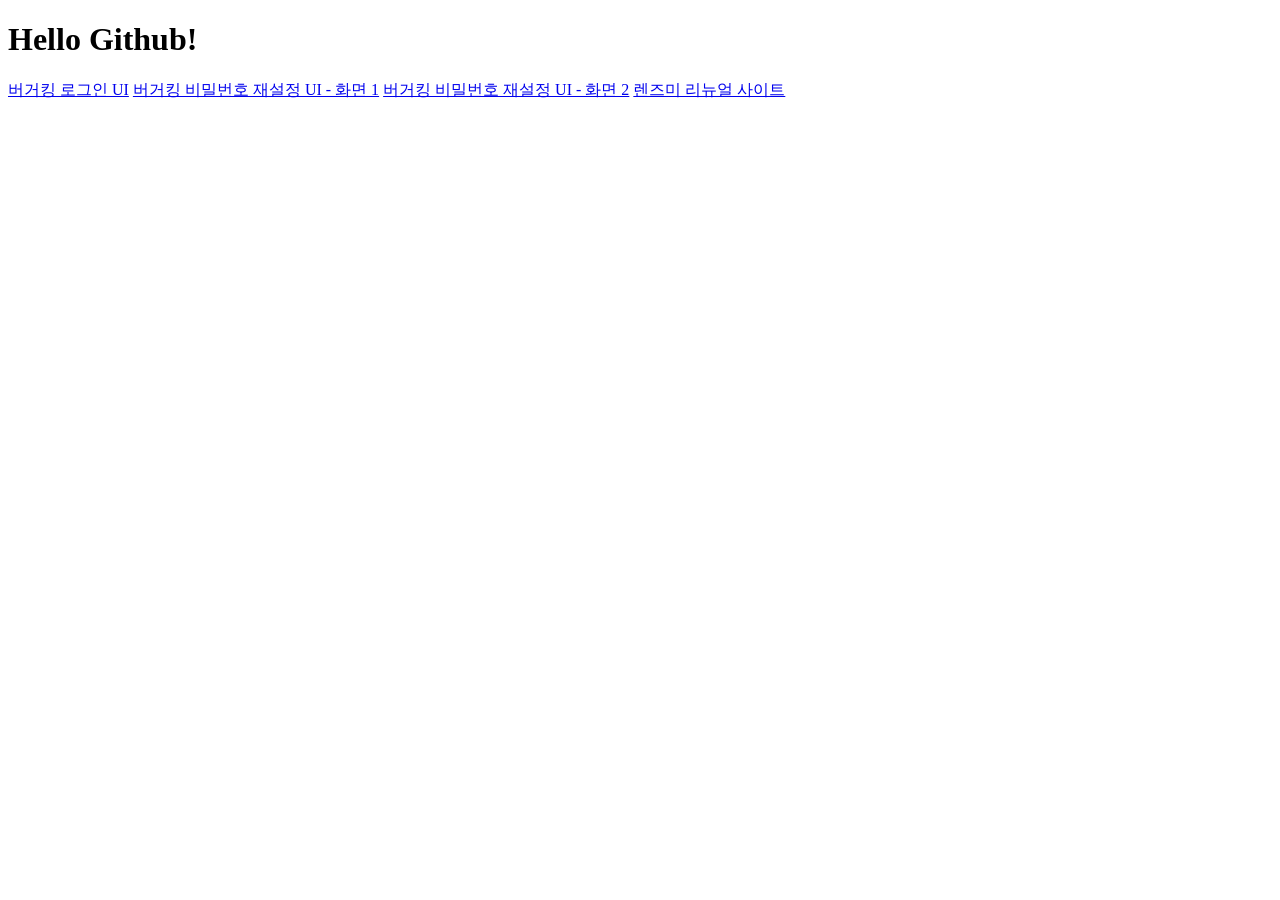
<file: index.html>
<!DOCTYPE html>
<html lang="en">
<head>
    <meta charset="UTF-8">
    <meta name="viewport" content="width=device-width, initial-scale=1.0">
    <title>이유민 클래스</title>
</head>
<body>
    <h1>Hello Github!</h1>
    <a href="bergeking/login.html">버거킹 로그인 UI</a>
    <a href="bergeking/password_reset.html">버거킹 비밀번호 재설정 UI - 화면 1</a>
    <a href="bergeking/password_reset_2.html">버거킹 비밀번호 재설정 UI - 화면 2</a>
    <a href="https://qazwsx1344.github.io/firstclass/Lensme/">렌즈미 리뉴얼 사이트</a>
</body>
</html>
</file>
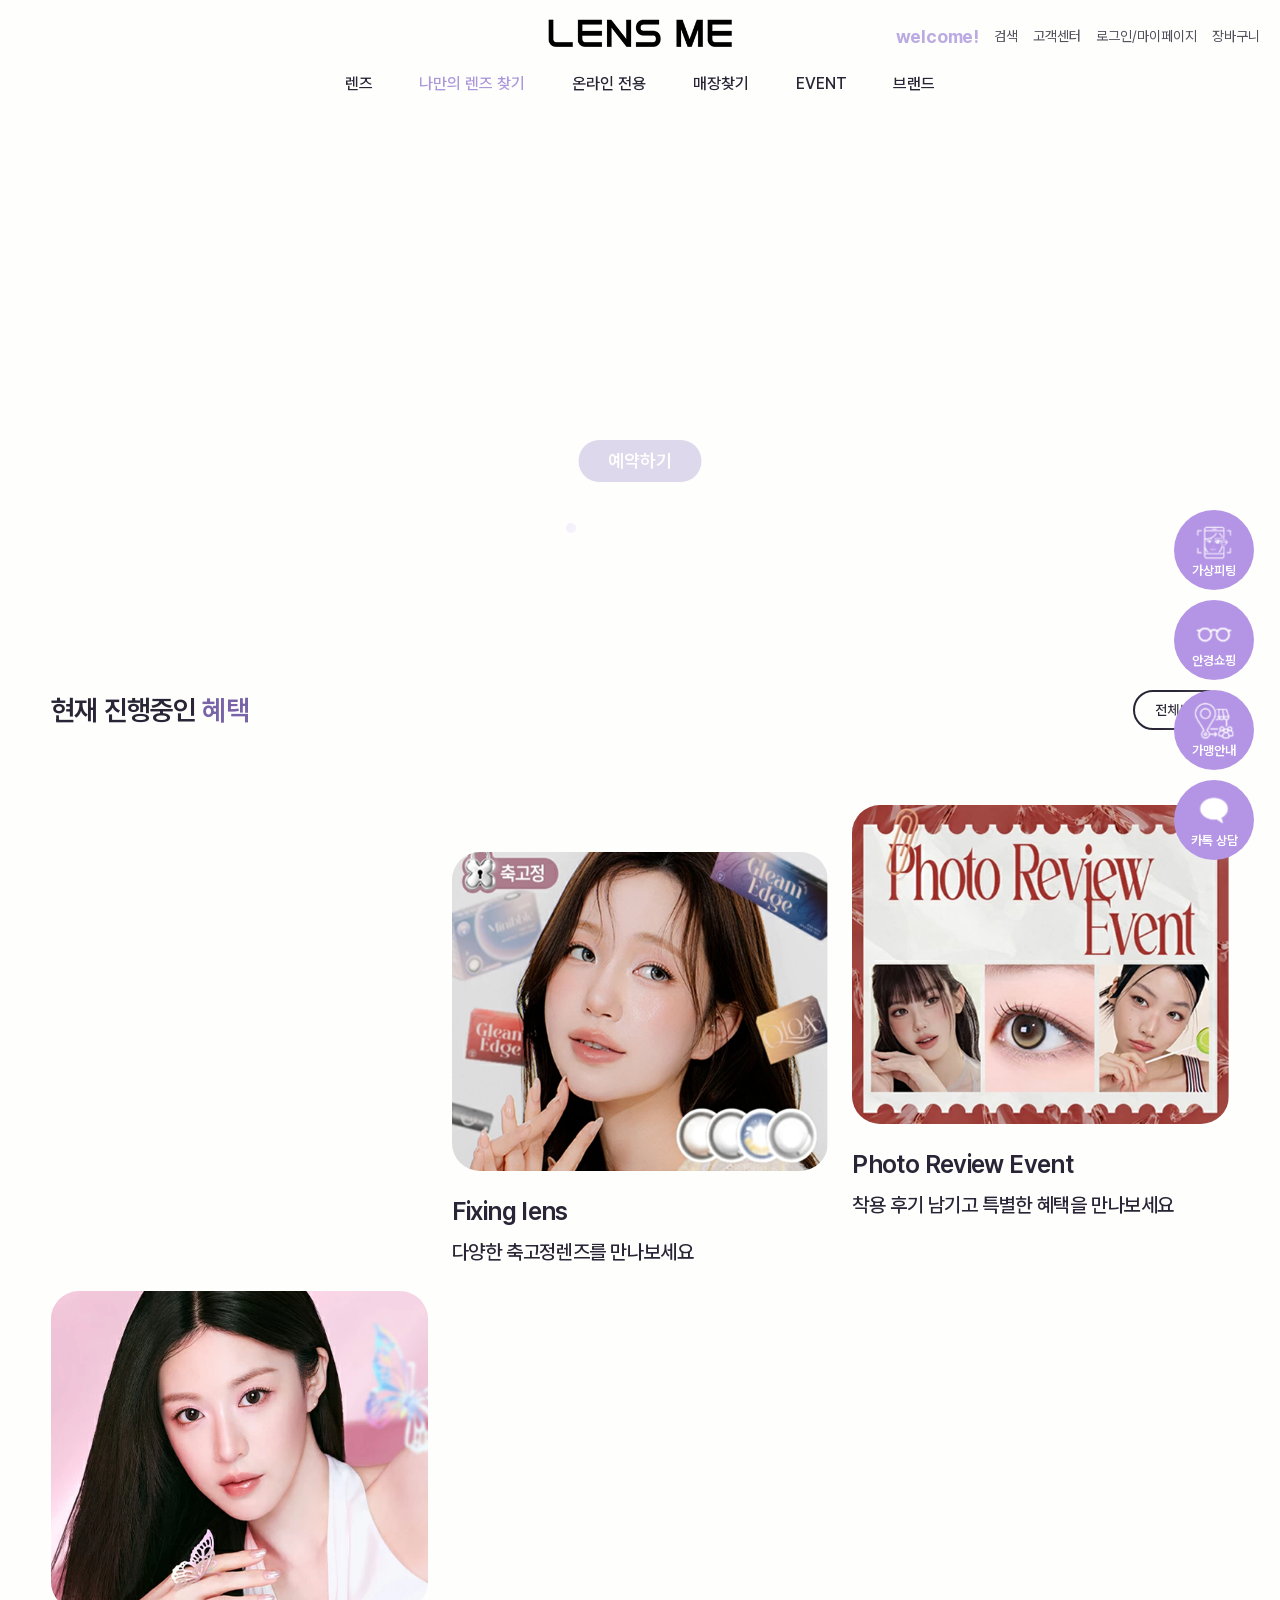
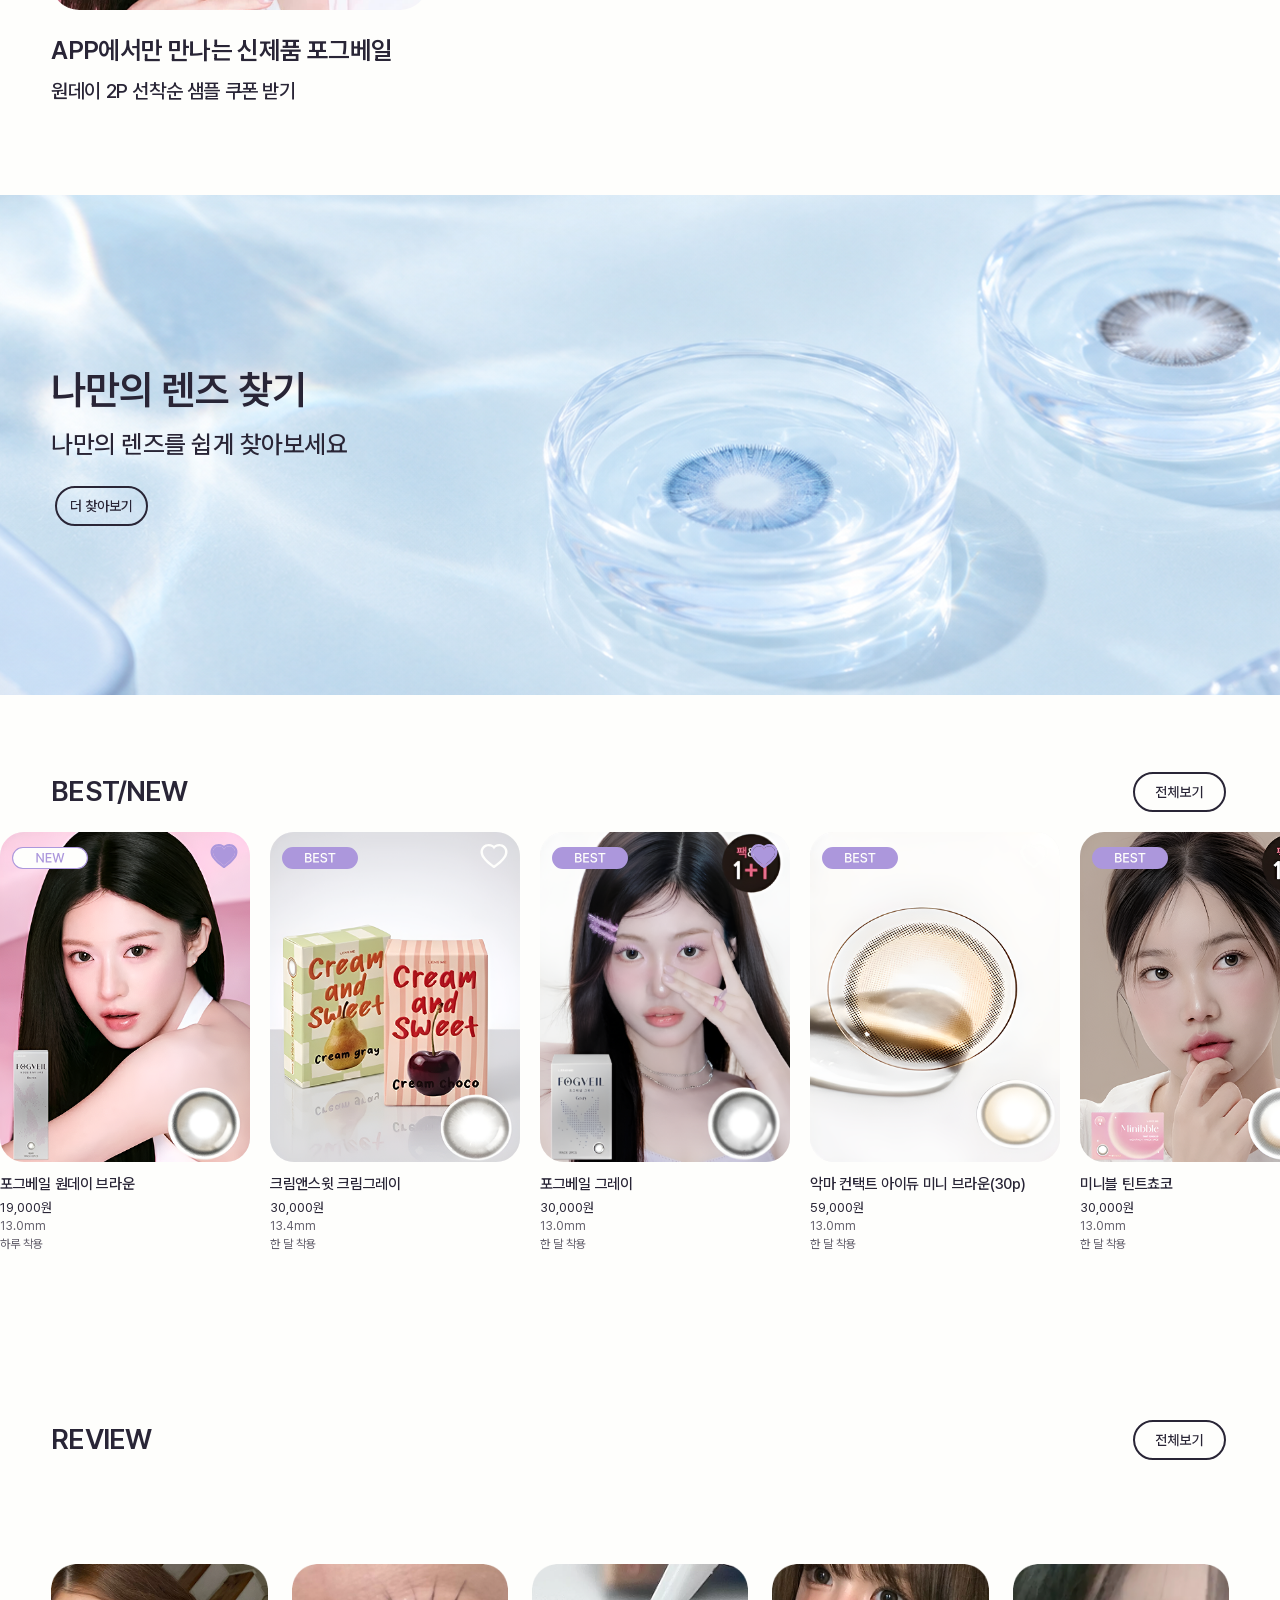
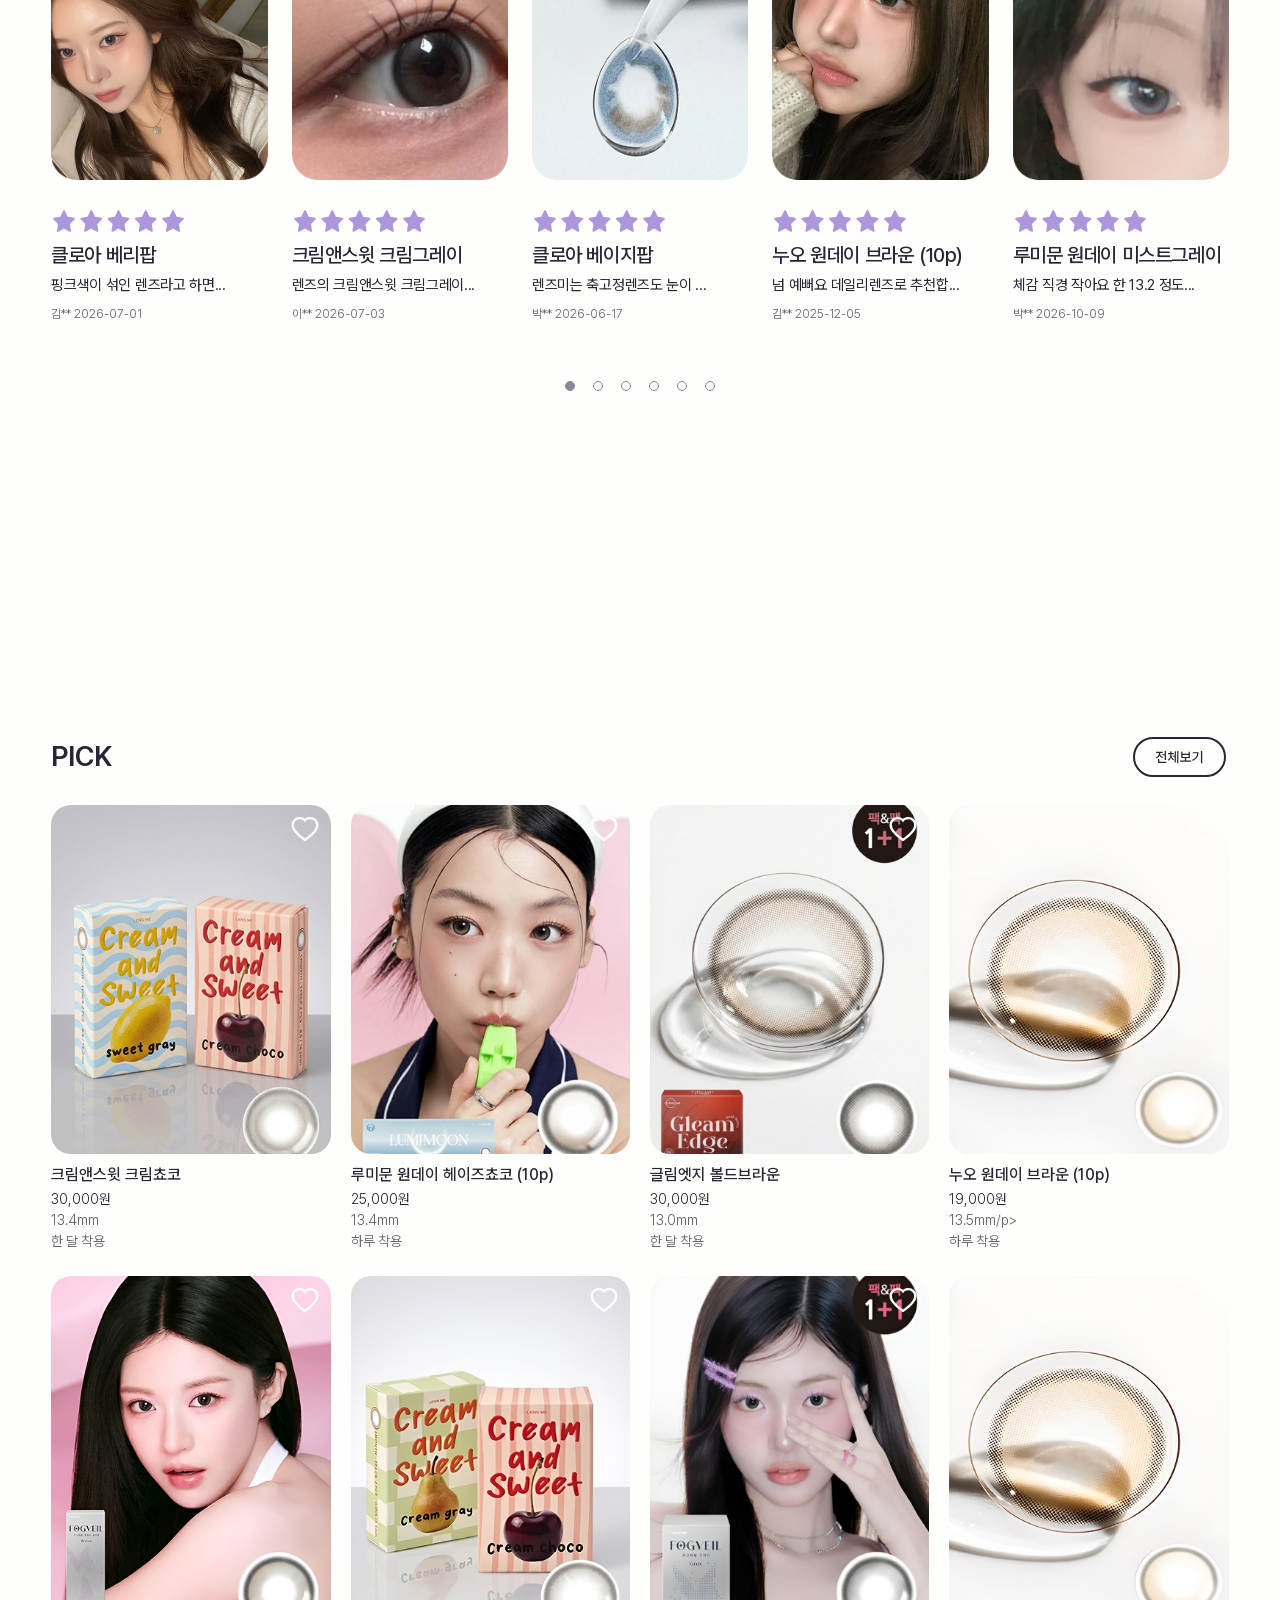
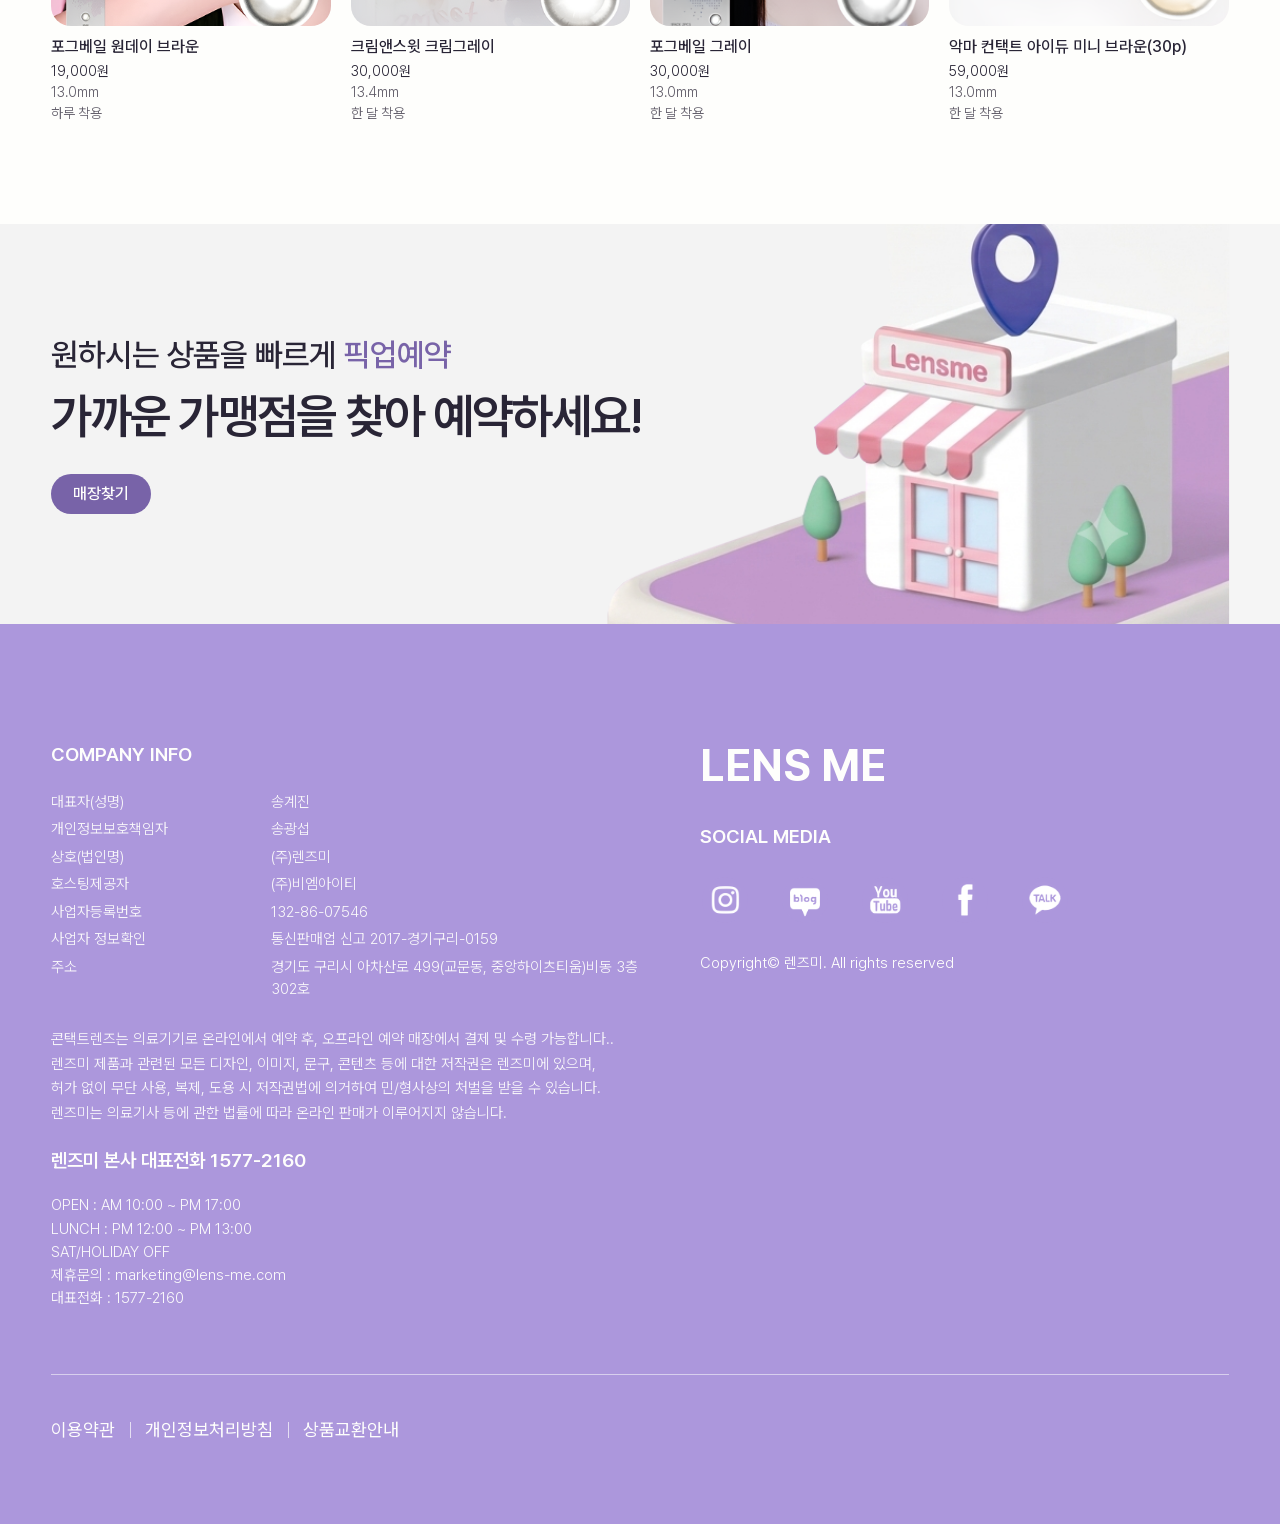
<file: Lensme/index.html>
<!DOCTYPE html>
<html lang="ko">
<head>
    <meta charset="UTF-8">
    <meta name="viewport" content="width=device-width, initial-scale=1.0">
    <title>렌즈미 리뉴얼 포트폴리오</title>
    <link rel="stylesheet" href="../css/default.css">
    <link rel="stylesheet" href="../npm/swiper/swiper-bundle.min.css">
    <link rel="stylesheet" href="../font/css/pretendardvariable.css">
    <link rel="stylesheet" href="css/main.css?v=20261103-footer-spacing">
    <script src="../npm/swiper/swiper-bundle.min.js"></script>
    <!-- lens-submenu-sync-20261106 -->
</head>
    <body>
    <div id="wrap">
        <header class="site-header">
            <div class="header-inner">
                <div class="header-top">
                    <div class="header-utility">
                        <a class="welcome" href="index.html" aria-label="렌즈미 홈">welcome!</a>
                        <a href="#" aria-label="검색">검색</a>
                        <a href="#">고객센터</a>
                        <a href="#">로그인/마이페이지</a>
                        <a href="#">장바구니</a>
                    </div>
                    <a class="header-logo" href="index.html" aria-label="렌즈미 홈">
                        <img src="img/logo_new%202.svg" alt="렌즈미">
                    </a>
                    <button class="mobile-menu-button" type="button" aria-expanded="false" aria-controls="primary-navigation">
                        <span></span>
                        <span></span>
                        <span class="sr-only">메뉴 열기</span>
                    </button>
                </div>
                <nav class="primary-navigation" id="primary-navigation" aria-label="주요 메뉴">
                    <div class="nav-item">
                        <a href="#" aria-expanded="false">렌즈</a>
                        <ul class="nav-submenu">
                            <li><a href="all.html?tab=all">전체</a></li>
                            <li><a href="all.html?tab=best">BEST/NEW</a></li>
                            <li><a href="all.html?tab=period">주기별</a></li>
                            <li><a href="all.html?tab=function">기능별</a></li>
                            <li><a href="all.html?tab=series">시리즈별</a></li>
                        </ul>
                    </div>
                    <div class="nav-item nav-highlight">
                        <a href="#" aria-expanded="false">나만의 렌즈 찾기</a>
                        <ul class="nav-submenu">
                            <li><a href="finder.html">나만의 렌즈 찾기</a></li>
                        </ul>
                    </div>
                    <div class="nav-item">
                        <a href="#" aria-expanded="false">온라인 전용</a>
                        <ul class="nav-submenu">
                            <li><a href="online.html">온라인 전용 렌즈</a></li>
                            <li><a href="#">온라인 전용 혜택</a></li>
                        </ul>
                    </div>
                    <div class="nav-item">
                        <a href="https://qazwsx1344.github.io/firstclass/Lensme/store.html" aria-expanded="false">매장찾기</a>
                        <ul class="nav-submenu">
                            <li><a href="store.html">매장찾기</a></li>
                        </ul>
                    </div>
                    <div class="nav-item">
                        <a href="#" aria-expanded="false">EVENT</a>
                        <ul class="nav-submenu">
                            <li><a href="event.html">쿠폰</a></li>
                            <li><a href="#">할인</a></li>
                        </ul>
                    </div>
                    <div class="nav-item">
                        <a href="#" aria-expanded="false">브랜드</a>
                        <ul class="nav-submenu">
                            <li><a href="brand.html">렌즈미 소개</a></li>
                            <li><a href="#">렌즈미 뉴스</a></li>
                            <li><a href="#">Dr. 렌즈미</a></li>
                        </ul>
                    </div>
                </nav>
                            </div>
                        </header>
                            <main>
                        <section class="hero-sec" aria-label="렌즈미 메인 배너">
                         <div class="swiper visual">
                        <div class="swiper-wrapper">
                        <div class="swiper-slide">
                            <video class="pc" autoplay muted loop playsinline aria-label="렌즈미 메인 영상">
                                <source src="video/Hero.mp4" type="video/mp4">
                            </video>
                            <video class="mo" autoplay muted loop playsinline aria-label="렌즈미 모바일 메인 영상">
                                <source src="video/Hero.mp4" type="video/mp4">
                            </video>
                            
                            
                        </div>
                            <div class="swiper-slide">
                            <img src="img/Hero_2.png" alt="렌즈미 프로모션 배너" class="pc">
                            <img src="img/m_visual202.png" alt="렌즈미 프로모션 배너" class="mo">
                            
                            
                        </div>
                        <div class="swiper-slide">
                            <img src="img/Hero_3.png" alt="렌즈미 메인 배너" class="pc">
                            <img src="img/m_visual203.png" alt="렌즈미 메인 배너" class="mo">
                            
                            
                        </div>
                        <div class="swiper-slide">
                            <img src="img/Hero_4.png" alt="렌즈미 프로모션 배너" class="pc">
                            <img src="img/m_visual204.png" alt="렌즈미 프로모션 배너" class="mo">

                        </div>
                        <div class="swiper-slide">
                            <img src="img/Hero_5.png" alt="렌즈미 프로모션 배너" class="pc">
                            <img src="img/m_visual205.png" alt="렌즈미 프로모션 배너" class="mo">
                            
                            
                        </div>
                        <div class="swiper-slide">
                            <img src="img/Hero_6.png" alt="렌즈미 프로모션 배너" class="pc">
                            <img src="img/m_visual206.png" alt="렌즈미 프로모션 배너" class="mo">
                        
                            
                        </div>
                    </div>
                    <a class="hero-reservation-button" href="https://qazwsx1344.github.io/firstclass/Lensme/all.html?tab=all" aria-label="예약하기">예약하기</a>
                    <div class="swiper-pagination" aria-label="배너 선택"></div>
                    </div>
                    </section>
                <section class="benefits-section" aria-labelledby="benefits-title">
                       <div class="benefits-inner">
                        <div class="benefits-heading">
                        <h2 id="benefits-title">현재 진행중인 <span>혜택</span></h2>
                        <a class="benefits-more" href="https://qazwsx1344.github.io/firstclass/Lensme/event.html" aria-label="진행 중인 혜택 전체보기">
                            <img class="benefits-more-normal" src="img/text_view.svg" alt="">
                            <img class="benefits-more-hover" src="img/text_view-black.svg" alt="">

                    </div>
                           <div class="benefits-list">
                            <article class="benefit-card">
                            <a href="#" class="benefit-card-link">
                                <img class="benefit-image pc" src="img/benefit01.png" alt="Fixing lens 축고정 렌즈 프로모션">
                                <img class="benefit-image mo" src="img/m_benefit01.jpg" alt="Fixing lens 축고정 렌즈 프로모션">
                                <h3>Fixing lens</h3>
                                <p>다양한 축고정렌즈를 만나보세요</p>
                            </a>
                        </article>
                        <article class="benefit-card">
                            <a href="#" class="benefit-card-link">
                                <img class="benefit-image pc" src="img/benefit04.png" alt="Photo Review Event">
                                <img class="benefit-image mo" src="img/m_benefit04.png" alt="SEONGSU POP-UP WITH HALLOWEEN">
                                <h3>Photo Review Event</h3>
                                <p>착용 후기 남기고 특별한 혜택을 만나보세요</p>
                            </a>
                        </article>
                        <article class="benefit-card">
                            <a href="#" class="benefit-card-link">
                                <img class="benefit-image pc" src="img/benefit03.png" alt="APP에서만 만나는 신제품 포그베일">
                                <img class="benefit-image mo" src="img/m_benefit03%20.jpg" alt="APP에서만 만나는 신제품 포그베일">
                                <h3>APP에서만 만나는 신제품 포그베일</h3>
                                <p>원데이 2P 선착순 샘플 쿠폰 받기</p>
                            </a>
                        </article>
                          </div>
                          </div>
                        </section>
                <section class="lens-finder-section" aria-labelledby="lens-finder-title">
                <img class="lens-finder-background" src="img/section_cleor.png" alt="">
                <div class="lens-finder-inner">
                    <h2 id="lens-finder-title">나만의 렌즈 찾기</h2>
                    <p>나만의 렌즈를 쉽게 찾아보세요</p>
                    <a class="lens-finder-button" href="https://qazwsx1344.github.io/firstclass/Lensme/finder.html" aria-label="나만의 렌즈 더 찾아보기">
                        <img class="lens-finder-button-normal" src="img/lens_finder_button.svg" alt="">
                        <img class="lens-finder-button-hover" src="img/lens_finder_button_active.svg" alt="">
                        <span class="lens-finder-button-label">더 찾아보기</span>
                    </a>
                </div>
            </section>

            <section class="best-new-section" aria-labelledby="best-new-title">
                        <div class="best-new-inner">
                       <div class="best-new-heading">
                        <h2 id="best-new-title">BEST/NEW</h2>
                        <a class="benefits-more" href="all.html?tab=best" aria-label="BEST/NEW 전체보기">
                                <img class="benefits-more-normal" src="img/text_view.svg" alt="">
                                <img class="benefits-more-hover" src="img/text_view-black.svg" alt="">
                            </a>
                            </div>
                            <div class="swiper best-new-swiper">
                            <div class="swiper-wrapper">
                            <article class="swiper-slide best-new-card">
                                <a class="best-new-product" href="#" aria-label="포그베일 원데이 브라운 상세 보기">
                                    <div class="best-new-image-wrap">
                                        <img class="best-new-image" src="img/new_01.png" alt="포그베일 원데이 브라운 렌즈 제품 이미지">
                                        <img class="best-new-badge" src="img/Text__new.svg" alt="NEW">
                                        <button class="best-new-heart is-liked" type="button" aria-label="좋아요 취소" aria-pressed="true">
                                            <img src="img/ant_heart_in.svg" alt="">
                                        </button>
                                    </div>
                                    <h3>포그베일 원데이 브라운</h3>
                                    <p class="best-new-price">19,000원</p>
                                    <p class="best-new-size">13.0mm</p>
                                    <p class="best-new-date">하루 착용</p>
                                    </a>
                                    </article>
                                    <article class="swiper-slide best-new-card">
                                    <a class="best-new-product" href="#" aria-label="크림앤스윗 크림그레이 상세 보기">
                                    <div class="best-new-image-wrap">
                                        <img class="best-new-image" src="img/new_02.png" alt="크림앤스윗 크림그레이 렌즈 제품 이미지">
                                        <img class="best-new-badge" src="img/Text_best.svg" alt="BEST">
                                        <button class="best-new-heart" type="button" aria-label="좋아요" aria-pressed="false">
                                            <img src="img/ant_heart_out.svg" alt="">
                                        </button>
                                    </div>
                                    <h3>크림앤스윗 크림그레이</h3>
                                    <p class="best-new-price">30,000원</p>
                                    <p class="best-new-size">13.4mm</p>
                                    <p class="best-new-date">한 달 착용</p>
                                     </a>
                                    </article>
                                    <article class="swiper-slide best-new-card">
                                    <a class="best-new-product" href="#" aria-label="포그베일 그레이 상세 보기">
                                    <div class="best-new-image-wrap">
                                        <img class="best-new-image" src="img/new_03.png" alt="포그베일 그레이 렌즈 제품 이미지">
                                        <img class="best-new-badge" src="img/Text_best.svg" alt="BEST">
                                        <button class="best-new-heart is-liked" type="button" aria-label="좋아요 취소" aria-pressed="true">
                                            <img src="img/ant_heart_in.svg" alt="">
                                        </button>
                                    </div>
                                    <h3>포그베일 그레이</h3>
                                    <p class="best-new-price">30,000원</p>
                                    <p class="best-new-size">13.0mm</p>
                                    <p class="best-new-date">한 달 착용</p>
                                    </a>
                                    </article>
                                    <article class="swiper-slide best-new-card">
                                    <a class="best-new-product" href="#" aria-label="악마 컨택트 아이듀 미니 브라운 상세 보기">
                                    <div class="best-new-image-wrap">
                                        <img class="best-new-image" src="img/new_04.png" alt="악마 원데이 아이듀 미니 브라운 렌즈 제품 이미지">
                                        <img class="best-new-badge" src="img/Text_best.svg" alt="BEST">
                                        <button class="best-new-heart" type="button" aria-label="좋아요" aria-pressed="false">
                                            <img src="img/ant_heart_out.svg" alt="">
                                        </button>
                                    </div>
                                    <h3>악마 컨택트 아이듀 미니 브라운(30p)</h3>
                                    <p class="best-new-price">59,000원</p>
                                    <p class="best-new-size">13.0mm</p>
                                    <p class="best-new-date">한 달 착용</p>
                                    </a>
                                    </article>
                                    <article class="swiper-slide best-new-card">
                                     <div class="best-new-product">
                                    <div class="best-new-image-wrap">
                                        <img class="best-new-image" src="img/new_05.png" alt="미니블 틴트쵸코 제품 렌즈 이미지">
                                        <img class="best-new-badge" src="img/Text_best.svg" alt="BEST">
                                        <button class="best-new-heart" type="button" aria-label="좋아요" aria-pressed="false">
                                        <img src="img/ant_heart_out.svg" alt="">
                                        </button>
                                    </div>
                                    <h3>미니블 틴트쵸코</h3>
                                    <p class="best-new-price">30,000원</p>
                                    <p class="best-new-size">13.0mm</p>
                                    <p class="best-new-date">한 달 착용</p>
                                    </div>
                                     </article>
                                    <article class="swiper-slide best-new-card">
                                    <div class="best-new-product">
                                    <div class="best-new-image-wrap">
                                     <img class="best-new-image" src="img/new_06.png" alt="렌즈미 팩앤팩 1+1 프로모션 렌즈 이미지">
                                     <img class="best-new-badge" src="img/Text_best.svg" alt="BEST">
                                     <button class="best-new-heart" type="button" aria-label="좋아요" aria-pressed="false">
                                     <img src="img/ant_heart_out.svg" alt="">
                                        </button>
                                        </div>
                                        <h3>클로아 베리팝</h3>
                                        <p class="best-new-price">30,000원</p>
                                        <p class="best-new-size">13.2mm</p>
                                    <p class="best-new-date">한 달 착용</p>
                                </div>
                            </article>
                        </div>
                    
                    </div>
                </div>
            </section><section class="review-section" aria-labelledby="review-title">
                <div class="review-inner">
                    <div class="review-heading">
                        <h2 id="review-title">REVIEW</h2>
                        <a class="benefits-more" href="#" aria-label="리뷰 더 찾아보기">
                            <img class="benefits-more-normal" src="img/text_view.svg" alt="">
                            <img class="benefits-more-hover" src="img/text_view-black.svg" alt="">
                        </a>
                    </div>

                    <div class="swiper review-swiper">
                        <div class="swiper-wrapper">
                            <article class="swiper-slide review-card">
                                <img class="review-image" src="img/revlew_01.png" alt="클로아 베리팝 렌즈 착용 후기">
                                <img class="review-stars" src="img/Star_review_5.svg" alt="별점 5점">
                                <h3>클로아 베리팝</h3>
                                <p class="review-copy">핑크색이 섞인 렌즈라고 하면...</p>
                                <p class="review-date">김** 2026-07-01</p>
                            </article>
                            <article class="swiper-slide review-card">
                                <img class="review-image" src="img/revlew_02.png" alt="크림앤스윗 크림그레이 렌즈 착용 후기">
                                <img class="review-stars" src="img/Star_review_5.svg" alt="별점 5점">
                                <h3>크림앤스윗 크림그레이</h3>
                                <p class="review-copy">렌즈의 크림앤스윗 크림그레이...</p>
                                <p class="review-date">이** 2026-07-03</p>
                            </article>
                            <article class="swiper-slide review-card">
                                <img class="review-image" src="img/revlew_03.png" alt="클로아 베이지팝 렌즈 후기">
                                <img class="review-stars" src="img/Star_review_5.svg" alt="별점 5점">
                                <h3>클로아 베이지팝</h3>
                                <p class="review-copy">렌즈미는 축고정렌즈도 눈이 ...</p>
                                <p class="review-date">박** 2026-06-17</p>
                            </article>
                            <article class="swiper-slide review-card">
                                <img class="review-image" src="img/revlew_04.png" alt="누오 원데이 브라운 렌즈 착용 후기">
                                <img class="review-stars" src="img/Star_review_5.svg" alt="별점 5점">
                                <h3> 누오 원데이 브라운 (10p)</h3>
                                <p class="review-copy">넘 예뻐요 데일리렌즈로 추천합...</p>
                                <p class="review-date">김** 2025-12-05</p>
                            </article>
                            <article class="swiper-slide review-card">
                                <img class="review-image" src="img/revlew_05.png" alt="루미문 원데이 미스트그레이 렌즈 착용 후기">
                                <img class="review-stars" src="img/Star_review_5.svg" alt="별점 5점">
                                <h3> 루미문 원데이 미스트그레이</h3>
                                <p class="review-copy">체감 직경 작아요 한 13.2 정도...</p>
                                <p class="review-date">박** 2026-10-09</p>
                            </article>
                        
                            <article class="swiper-slide review-card">
                                <img class="review-image" src="img/REVIEW_06.png" alt="미니블 틴트쵸코 렌즈 착용 후기">
                                <img class="review-stars" src="img/Star_review_4.svg" alt="별점 4점">
                                <h3>미니블 틴트쵸코</h3>
                                <p class="review-copy">이뻐염 근데 빛 완전 아래에서...</p>
                                <p class="review-date">이** 2026-10-3</p>
                            </article>
                            <article class="swiper-slide review-card">
                                <img class="review-image" src="img/REVIEW_07.png" alt="포그베일 원데이 그레이 착용 후기">
                                <img class="review-stars" src="img/Star_review_5.svg" alt="별점 5점">
                                <h3>포그베일 원데이 그레이</h3>
                                <p class="review-copy">적당한 직경으로 울망한 눈매 연출이 가능해요!...</p>
                                <p class="review-date">이** 2026-10-29</p>
                            </article>
                            <article class="swiper-slide review-card">
                                <img class="review-image" src="img/REVIEW_08.png" alt="악마 원데이 리얼썸 다크쵸코 (30p) 착용 후기">
                                <img class="review-stars" src="img/Star_review_5.svg" alt="별점 5점">
                                <h3>악마 원데이 리얼썸 다크쵸코 (30p)</h3>
                                <p class="review-copy">아주 근본있습니다. 끼부림 없는 단순 쵸코렌즈...</p>
                                <p class="review-date">강** 2026-10-29</p>
                            </article>
                            <article class="swiper-slide review-card">
                                <img class="review-image" src="img/REVIEW_09.png" alt="데이린 쵸코 착용 후기">
                                <img class="review-stars" src="img/Star_review_5.svg" alt="별점 5점">
                                <h3>데이린 쵸코</h3>
                                <p class="review-copy">원래 제 눈동자 색보다 어두워서 안광 없어...</p>
                                <p class="review-date">김** 2026-10-29</p>
                            </article>
                            <article class="swiper-slide review-card">
                                <img class="review-image" src="img/REVIEW_10.png" alt="유스 원데이 블랙 (10p) 착용 후기">
                                <img class="review-stars" src="img/Star_review_5.svg" alt="별점 5점">
                                <h3>유스 원데이 블랙 (10p)</h3>
                                <p class="review-copy">자연스럽고 편한 블랙 렌즈 추천,...</p>
                                <p class="review-date">황** 2026-10-29 </p>
                            </article>
                            <article class="swiper-slide review-card">
                                <img class="review-image" src="img/REVIEW_11.png" alt="포그베일 원데이 그레이 착용 후기">
                                <img class="review-stars" src="img/Star_review_5.svg" alt="별점 5점">
                                <h3>포그베일 원데이 그레이</h3>
                                <p class="review-copy">섬세하게 스며드는 오묘한 소프트 그레이 컬러라서 인상...</p>
                                <p class="review-date">우** 2026-10-28</p>
                            </article>
                            <article class="swiper-slide review-card">
                                <img class="review-image" src="img/REVIEW_12.png" alt="포그베일 원데이 그레이 착용 후기">
                                <img class="review-stars" src="img/Star_review_5.svg" alt="별점 5점">
                                <h3>포그베일 원데이 그레이</h3>
                                <p class="review-copy">스몰직경으로 쿨톤분들 데일리로 찰떡인 렌즈 발견...</p>
                                <p class="review-date">조** 2026-10-28</p>
                            </article>
                            <article class="swiper-slide review-card">
                                <img class="review-image" src="img/REVIEW_13.png" alt="오묘 달 핑크 착용 후기">
                                <img class="review-stars" src="img/Star_review_5.svg" alt="별점 5점">
                                <h3>오묘 달 핑크</h3>
                                <p class="review-copy">렌즈미싸우자는거예요?</p>
                                <p class="review-date">최** 2026-10-26</p>
                            </article>
                            <article class="swiper-slide review-card">
                                <img class="review-image" src="img/REVIEW_14.png" alt="포그베일 그레이 착용 후기">
                                <img class="review-stars" src="img/Star_review_4.svg" alt="별점 4점">
                                <h3>포그베일 그레이</h3>
                                <p class="review-copy">평소에 13.5 이상으로만 착용했었는데...</p>
                                <p class="review-date">김** 2026-10-26</p>
                            </article>
                            <article class="swiper-slide review-card">
                                <img class="review-image" src="img/REVIEW_15.png" alt="아이듀 톤업브라운 착용 후기">
                                <img class="review-stars" src="img/Star_review_5.svg" alt="별점 5점">
                                <h3>아이듀 톤업브라운</h3>
                                <p class="review-copy">원데이고 가격도 너무 괜찮아서 구매해봤어요!...</p>
                                <p class="review-date">이** 2026-10-25</p>
                            </article>
                            <article class="swiper-slide review-card">
                                <img class="review-image" src="img/REVIEW_16.png" alt="포그베일 원데이 그레이 착용 후기">
                                <img class="review-stars" src="img/Star_review_5.svg" alt="별점 5점">
                                <h3>포그베일 원데이 그레이</h3>
                                <p class="review-copy">포그베일 디자인 너무 예뻐요ㅠㅠㅠ</p>
                                <p class="review-date">정** 2026-10-22</p>
                            </article>
                            <article class="swiper-slide review-card">
                                <img class="review-image" src="img/REVIEW_17.png" alt="누오 원데이 쵸코 (10p) 착용 후기">
                                <img class="review-stars" src="img/Star_review_5.svg" alt="별점 5점">
                                <h3>누오 원데이 쵸코 (10p)</h3>
                                <p class="review-copy">저는 무쌍 꼬막눈인데 개눈 안되는 렌즈는 얘가...</p>
                                <p class="review-date">배** 2026-10-20</p>
                            </article>
                            <article class="swiper-slide review-card">
                                <img class="review-image" src="img/REVIEW_18.png" alt="포그베일 원데이 브라운 착용 후기">
                                <img class="review-stars" src="img/Star_review_5.svg" alt="별점 5점">
                                <h3>포그베일 원데이 브라운</h3>
                                <p class="review-copy">직경은 크지 않아서 부담스럽지 않으면서 하이라이팅...</p>
                                <p class="review-date">이** 2026-10-19</p>
                            </article>
                            <article class="swiper-slide review-card">
                                <img class="review-image" src="img/REVIEW_19.png" alt="포그베일 원데이 그레이 착용 후기">
                                <img class="review-stars" src="img/Star_review_5.svg" alt="별점 5점">
                                <h3>포그베일 원데이 그레이</h3>
                                <p class="review-copy">그레이 렌즈지만 튀거나 부담스럽지않고 직경도....</p>
                                <p class="review-date">김** 2026-10-18</p>
                            </article>
                            <article class="swiper-slide review-card">
                                <img class="review-image" src="img/REVIEW_21.png" alt="포그베일 원데이 브라운 착용 후기">
                                <img class="review-stars" src="img/Star_review_5.svg" alt="별점 5점">
                                <h3>포그베일 원데이 브라운</h3>
                                <p class="review-copy">평소 데일리로 끼기 너무 좋은 브라운 렌즈...</p>
                                <p class="review-date">이** 2026-10-23 </p>
                            </article>
                            <article class="swiper-slide review-card">
                                <img class="review-image" src="img/REVIEW_22.png" alt=" 포그베일 원데이 그레이 착용 후기">
                                <img class="review-stars" src="img/Star_review_5.svg" alt="별점 5점">
                                <h3>포그베일 원데이 그레이</h3>
                                <p class="review-copy">그레이 렌즈는 좋아하는데 정착을 못 한 분들,...</p>
                                <p class="review-date">노** 2026-10-15</p>
                            </article>
                            <article class="swiper-slide review-card">
                                <img class="review-image" src="img/REVIEW_23 .png" alt="포그베일 원데이 그레이 착용 후기">
                                <img class="review-stars" src="img/Star_review_5.svg" alt="별점 5점">
                                <h3>포그베일 원데이 그레이</h3>
                                <p class="review-copy">그레이는 넘 튈까 봐 고민이라면 포그베일을...</p>
                                <p class="review-date">심** 2026-10-14</p>
                            </article>
                            <article class="swiper-slide review-card">
                                <img class="review-image" src="img/REVIEW_25.png" alt="포그베일 원데이 브라운 착용 후기">
                                <img class="review-stars" src="img/Star_review_5.svg" alt="별점 5점">
                                <h3>포그베일 원데이 브라운</h3>
                                <p class="review-copy">루미문만 끼다가 포그베일 써봤는데 완전...</p>
                                <p class="review-date">심** 2026-10-14</p>
                            </article>
                            <article class="swiper-slide review-card">
                                <img class="review-image" src="img/REVIEW_24.png" alt="포그베일 그레이 착용 후기">
                                <img class="review-stars" src="img/Star_review_5.svg" alt="별점 5점">
                                <h3>포그베일 그레이</h3>
                                <p class="review-copy">렌즈미 포그베일 그레이...</p>
                                <p class="review-date">강** 2026-10-14</p>
                            </article>
                            <article class="swiper-slide review-card">
                                <img class="review-image" src="img/REVIEW_26 .png" alt="포그베일 원데이 그레이 착용 후기">
                                <img class="review-stars" src="img/Star_review_5.svg" alt="별점 5점">
                                <h3>포그베일 원데이 그레이</h3>
                                <p class="review-copy">렌즈미 포그베일 그레이...</p>
                                <p class="review-date">강** 2026-10-14</p>
                            </article>
                            <article class="swiper-slide review-card">
                                <img class="review-image" src="img/REVIEW_30.png" alt="포그베일 브라운 착용 후기">
                                <img class="review-stars" src="img/Star_review_5.svg" alt="별점 5점">
                                <h3>포그베일 브라운</h3>
                                <p class="review-copy">렌즈미 포그베일 브라운...</p>
                                <p class="review-date">강** 2026-10-14</p>
                            </article>
                            <article class="swiper-slide review-card">
                                <img class="review-image" src="img/REVIEW_27.png" alt="포그베일 원데이 브라운 착용 후기">
                                <img class="review-stars" src="img/Star_review_5.svg" alt="별점 5점">
                                <h3>포그베일 원데이 브라운</h3>
                                <p class="review-copy">자연스러우면서도 눈빛에 은은하게 포인트를...</p>
                                <p class="review-date">강** 2026-10-14</p>
                            </article>
                            <article class="swiper-slide review-card">
                                <img class="review-image" src="img/REVIEW_28.png" alt="포그베일 원데이 그레이 착용 후기">
                                <img class="review-stars" src="img/Star_review_5.svg" alt="별점 5점">
                                <h3>포그베일 원데이 그레이</h3>
                                <p class="review-copy">위아래로 들어간 하이라이팅이 애니메이션...</p>
                                <p class="review-date">이** 2026-10-14</p>
                            </article>
                            <article class="swiper-slide review-card">
                                <img class="review-image" src="img/REVIEW_29.png" alt="포그베일 원데이 그레이 착용 후기">
                                <img class="review-stars" src="img/Star_review_5.svg" alt="별점 5점">
                                <h3>포그베일 원데이 그레이</h3>
                                <p class="review-copy">뚜렷하고 느좋</p>
                                <p class="review-date">강** 2026-10-13</p>
                            </article>
                            <article class="swiper-slide review-card">
                                <img class="review-image" src="img/REVIEW_31.png" alt="포그베일 원데이 그레이 착용 후기">
                                <img class="review-stars" src="img/Star_review_5.svg" alt="별점 5점">
                                <h3>포그베일 원데이 그레이</h3>
                                <p class="review-copy">브라운이랑 그레이 두 가지 컬러가 있는데...</p>
                                <p class="review-date">임** 2026-10-13</p>
                            </article>
                        </div>

                        <div class="review-pagination" aria-label="리뷰 슬라이드 선택"></div>
                    </div>
                </div>
            </section>

                    <section class="pick-section" aria-labelledby="pick-title">
                     <div class="pick-inner">
                    <div class="pick-heading">
                        <h2 id="pick-title">PICK</h2>
                        <a class="benefits-more" href="https://qazwsx1344.github.io/firstclass/Lensme/all.html?tab=pick" aria-label="PICK 전체보기">
                            <img class="benefits-more-normal" src="img/text_view.svg" alt="">
                            <img class="benefits-more-hover" src="img/text_view-black.svg" alt="">
                            </a>
                            </div>
                              <div class="pick-list">
                              <article class="pick-card">
                                <a class="pick-product" href="#">
                                <div class="pick-image-wrap">
                                    <img class="pick-image" src="img/PICK_img.png" alt="크림앤스윗 크림쵸코 렌즈">
                                    <button class="best-new-heart" type="button" aria-label="좋아요" aria-pressed="false">
                                        <img src="img/ant_heart_out.svg" alt="">
                                    </button>
                                </div>
                                <h3>크림앤스윗 크림쵸코</h3>
                                <p class="pick-price">30,000원</p>
                                <p class="pick-size">13.4mm</p>
                                <p class="pick-date">한 달 착용</p>
                                </a>
                                </article>
                                <article class="pick-card">
                                <a class="pick-product" href="#">
                                <div class="pick-image-wrap">
                                    <img class="pick-image" src="img/PICK_img02.png" alt="루미문 원데이 헤이즈쵸코 렌즈">
                                    <button class="best-new-heart" type="button" aria-label="좋아요" aria-pressed="false">
                                        <img src="img/ant_heart_out.svg" alt="">
                                    </button>
                                </div>
                                <h3>루미문 원데이 헤이즈쵸코 (10p)</h3>
                                <p class="pick-price">25,000원</p>
                                <p class="pick-size">13.4mm</p>
                                <p class="pick-date">하루 착용</p>
                            </a>
                        </article>
                        <article class="pick-card">
                            <a class="pick-product" href="#">
                                <div class="pick-image-wrap">
                                    <img class="pick-image" src="img/PICK_img03.png" alt="글림엣지 볼드브라운 렌즈">
                                    <button class="best-new-heart" type="button" aria-label="좋아요" aria-pressed="false">
                                        <img src="img/ant_heart_out.svg" alt="">
                                    </button>
                                </div>
                                <h3>글림엣지 볼드브라운</h3>
                                <p class="pick-price">30,000원</p>
                                <p class="pick-size">13.0mm</p>
                                <p class="pick-date">한 달 착용</p>
                            </a>
                        </article>
                        <article class="pick-card">
                            <a class="pick-product" href="#">
                                <div class="pick-image-wrap">
                                    <img class="pick-image" src="img/new_04.png" alt="누오 원데이 브라운 렌즈">
                                    <button class="best-new-heart" type="button" aria-label="좋아요" aria-pressed="false">
                                        <img src="img/ant_heart_out.svg" alt="">
                                    </button>
                                </div>
                                <h3>누오 원데이 브라운 (10p)</h3>
                                <p class="pick-price">19,000원</p>
                                <p class="pick-size">13.5mm/p>
                                <p class="pick-date">하루 착용</p>
                            </a>
                        </article>
                        <article class="pick-card">
                            <a class="pick-product" href="#">
                                <div class="pick-image-wrap">
                                    <img class="pick-image" src="img/new_01.png" alt="포그베일 원데이 브라운 렌즈">
                                    <button class="best-new-heart" type="button" aria-label="좋아요" aria-pressed="false">
                                        <img src="img/ant_heart_out.svg" alt="">
                                    </button>
                                </div>
                                <h3>포그베일 원데이 브라운</h3>
                                <p class="pick-price">19,000원</p>
                                <p class="pick-size">13.0mm</p>
                                <p class="pick-date">하루 착용</p>
                            </a>
                        </article>
                        <article class="pick-card">
                            <a class="pick-product" href="#">
                                <div class="pick-image-wrap">
                                    <img class="pick-image" src="img/new_02.png" alt="크림앤스윗 크림그레이 렌즈">
                                    <button class="best-new-heart" type="button" aria-label="좋아요" aria-pressed="false">
                                        <img src="img/ant_heart_out.svg" alt="">
                                    </button>
                                </div>
                                <h3>크림앤스윗 크림그레이</h3>
                                <p class="pick-price">30,000원</p>
                                <p class="pick-size">13.4mm</p>
                                <p class="pick-date">한 달 착용</p>
                            </a>
                        </article>
                        <article class="pick-card">
                            <a class="pick-product" href="#">
                                <div class="pick-image-wrap">
                                    <img class="pick-image" src="img/new_03.png" alt="포그베일 그레이 렌즈">
                                    <button class="best-new-heart" type="button" aria-label="좋아요" aria-pressed="false">
                                        <img src="img/ant_heart_out.svg" alt="">
                                    </button>
                                </div>
                                <h3>포그베일 그레이</h3>
                                <p class="pick-price">30,000원</p>
                                <p class="pick-size">13.0mm</p>
                                <p class="pick-date">한 달 착용</p>
                            </a>
                        </article>
                        <article class="pick-card">
                            <a class="pick-product" href="#">
                                <div class="pick-image-wrap">
                                    <img class="pick-image" src="img/new_04.png" alt="악마 컨택트 아이듀 미니 브라운 렌즈">
                                    <button class="best-new-heart" type="button" aria-label="좋아요" aria-pressed="false">
                                        <img src="img/ant_heart_out.svg" alt="">
                                    </button>
                                </div>
                                <h3>악마 컨택트 아이듀 미니 브라운(30p)</h3>
                                <p class="pick-price">59,000원</p>
                                <p class="pick-size">13.0mm</p>
                                <p class="pick-date">한 달 착용</p>
                            </a>
                        </article>
                    </div>
                </div>
            </section>

            <section class="store-pickup-section" aria-labelledby="store-pickup-title">
                <div class="store-pickup-inner">
                    <div class="store-pickup-copy">
                        <p class="store-pickup-eyebrow">원하시는 상품을 빠르게 <span>픽업예약</span></p>
                        <h2 id="store-pickup-title">가까운 가맹점을 찾아 예약하세요!</h2>
                        <a class="store-pickup-button" href="https://qazwsx1344.github.io/firstclass/Lensme/store.html" aria-label="매장찾기">매장찾기</a>
                    </div>
                    <img class="store-pickup-image" src="img/pick_upp.png" alt="">
                </div>
            </section>

        </main>
        <footer class="site-footer">
            <div class="site-footer-inner">
                <div class="site-footer-main">
                    <section class="footer-company" aria-labelledby="footer-company-title">
                        <h2 id="footer-company-title">COMPANY INFO</h2>
                        <dl class="footer-company-info">
                            <div><dt>대표자(성명)</dt><dd>송계진</dd></div>
                            <div><dt>개인정보보호책임자</dt><dd>송광섭</dd></div>
                            <div><dt>상호(법인명)</dt><dd>(주)렌즈미</dd></div>
                            <div><dt>호스팅제공자</dt><dd>(주)비엠아이티</dd></div>
                            <div><dt>사업자등록번호</dt><dd>132-86-07546</dd></div>
                            <div><dt>사업자 정보확인</dt><dd>통신판매업 신고 2017-경기구리-0159 </dd></div>
                            <div><dt>주소</dt><dd>경기도 구리시 아차산로 499(교문동, 중앙하이츠티움)비동 3층 302호</dd></div>
                        </dl>
                        <p class="footer-notice">
                            콘택트렌즈는 의료기기로 온라인에서 예약 후, 오프라인 예약 매장에서 결제 및 수령 가능합니다..<br>
                            렌즈미 제품과 관련된 모든 디자인, 이미지, 문구, 콘텐츠 등에 대한 저작권은 렌즈미에 있으며,<br>
                            허가 없이 무단 사용, 복제, 도용 시 저작권법에 의거하여 민/형사상의 처벌을 받을 수 있습니다.<br>
                            렌즈미는 의료기사 등에 관한 법률에 따라 온라인 판매가 이루어지지 않습니다.
                        </p>
                        <p class="footer-main-phone">렌즈미 본사 대표전화 1577-2160</p>
                        <div class="footer-contact">
                            <p>OPEN : AM 10:00 ~ PM 17:00</p>
                            <p>LUNCH : PM 12:00 ~ PM 13:00</p>
                            <p>SAT/HOLIDAY OFF</p>
                            <p>제휴문의 : marketing@lens-me.com</p>
                            <p>대표전화 : 1577-2160</p>
                        </div>
                    </section>
                    <section class="footer-social" aria-labelledby="footer-social-title">
                        <a class="footer-brand" href="#" aria-label="렌즈미 홈">LENS ME</a>
                        <h2 id="footer-social-title">SOCIAL MEDIA</h2>
                        <div class="footer-social-links">
                            <a href="#" aria-label="Instagram"><img src="img/lnstagram_icon.svg" alt=""></a>
                            <a href="#" aria-label="Blog"><img src="img/blog_icon.svg" alt=""></a>
                            <a href="#" aria-label="YouTube"><img src="img/youtube_icon.svg" alt=""></a>
                            <a href="#" aria-label="Facebook"><img src="img/facebook_icon.svg" alt=""></a>
                            <a href="#" aria-label="KakaoTalk"><img src="img/talk_.svg" alt=""></a>
                        </div>
                        <p class="footer-copyright">Copyright© 렌즈미. All rights reserved</p>
                    </section>
                </div>
                <nav class="footer-legal-links" aria-label="관련 정책">
                    <a href="#">이용약관</a>
                    <a href="#">개인정보처리방침</a>
                    <a href="#">상품교환안내</a>
                </nav>
            </div>
        </footer>
        <aside class="floating-category" aria-label="빠른 메뉴">
            <a class="floating-category-button" href="#" aria-label="가상피팅">
                <div class="floating-category-circle">
                    <img src="img/imagine_icon.svg" alt="">
                    <span>가상피팅</span>
                </div>
            </a>
            <a class="floating-category-button" href="#" aria-label="안경 쇼핑">
                <div class="floating-category-circle">
                    <img src="img/Glasses_icon.svg" alt="">
                    <span>안경쇼핑</span>
                </div>
            </a>
            <a class="floating-category-button" href="franchise.html" aria-label="가맹안내">
                <div class="floating-category-circle">
                    <img src="img/Shopping_icon.svg" alt="">
                    <span>가맹안내</span>
                </div>
            </a>
            <a class="floating-category-button" href="#" aria-label="카톡 상담">
                <div class="floating-category-circle">
                    <img src="img/Counseling_icon.svg" alt="">
                    <span>카톡 상담</span>
                </div>
            </a>
        </aside>
    </div>

    <script>
        // 상단 렌즈미 로고를 제외한 임시 링크는 페이지 맨 위로 이동하지 않도록 처리
        document.addEventListener('click', (event) => {
            const link = event.target.closest('a[href="#"]');
            if (!link || link.classList.contains('header-logo')) return;
            event.preventDefault();
        });

        const heroReservationLinks = [
            'https://qazwsx1344.github.io/firstclass/Lensme/all.html?tab=all&from=hero',
            'https://qazwsx1344.github.io/firstclass/Lensme/all.html?tab=series&series=%ED%8F%AC%EA%B7%B8%EB%B2%A0%EC%9D%BC&from=hero',
            'https://qazwsx1344.github.io/firstclass/Lensme/all.html?tab=series&series=%ED%81%B4%EB%A1%9C%EC%95%84&from=hero',
            'https://qazwsx1344.github.io/firstclass/Lensme/all.html?tab=other&from=hero',
            'https://qazwsx1344.github.io/firstclass/Lensme/all.html?tab=series&series=%EB%A3%A8%EB%AF%B8%EB%AC%B8%20%26%20%EA%B8%80%EB%A6%BC%EC%97%A3%EC%A7%80&from=hero',
            'https://qazwsx1344.github.io/firstclass/Lensme/all.html?tab=series&series=%EB%AF%B8%EB%8B%88%EB%B8%94&from=hero'
        ];
        const heroReservationButton = document.querySelector('.hero-reservation-button');
        const swiper = new Swiper('.hero-sec .visual', {
            direction: 'horizontal',
            loop: true,
            speed: 600,
            pagination: {
                el: '.visual .swiper-pagination',
                clickable: true
            },
            on: {
                init: function () {
                    if (heroReservationButton) {
                        heroReservationButton.href = heroReservationLinks[this.realIndex] || heroReservationLinks[0];
                    }
                },
                slideChange: function () {
                    if (heroReservationButton) {
                        heroReservationButton.href = heroReservationLinks[this.realIndex] || heroReservationLinks[0];
                    }
                }
            }
        });

        /* BEST/NEW: 기존 카드 크기는 CSS로 유지하고 상품 목록만 이어 붙임 */
        const bestNewTrack = document.querySelector('.best-new-swiper .swiper-wrapper');
        if (bestNewTrack && !bestNewTrack.dataset.marqueeReady) {
            const originalSlides = Array.from(bestNewTrack.children);
            originalSlides.forEach((slide) => {
                const clone = slide.cloneNode(true);
                clone.setAttribute('aria-hidden', 'true');
                clone.querySelectorAll('button, a').forEach((control) => control.setAttribute('tabindex', '-1'));
                bestNewTrack.appendChild(clone);
            });
            bestNewTrack.dataset.marqueeReady = 'true';
        }




        const reviewSwiper = new Swiper('.review-swiper', {
            slidesPerView: 5,
            slidesPerGroup: 5,
            spaceBetween: 24,
            speed: 600,
            loop: true,
            pagination: {
                el: '.review-pagination',
                clickable: true
            },
            breakpoints: {
                0: { slidesPerView: 1.65, spaceBetween: 14 },
                480: { slidesPerView: 2.2, spaceBetween: 16 },
                768: { slidesPerView: 3.4, spaceBetween: 20 },
                1200: { slidesPerView: 5, spaceBetween: 24 }
            }
        });

        document.querySelector('.best-new-swiper')?.addEventListener('click', (event) => {
            const heartButton = event.target.closest('.best-new-heart');
            if (!heartButton || heartButton.closest('[aria-hidden="true"]')) return;
            event.preventDefault();
            event.stopPropagation();
            const isLiked = heartButton.getAttribute('aria-pressed') === 'true';
            const nextLiked = !isLiked;
            heartButton.setAttribute('aria-pressed', String(nextLiked));
            heartButton.setAttribute('aria-label', nextLiked ? '좋아요 취소' : '좋아요');
            heartButton.classList.toggle('is-liked', nextLiked);
            heartButton.querySelector('img').src = nextLiked
                ? 'img/ant_heart_in.svg'
                : 'img/ant_heart_out.svg';
        });

        /* PICK 상품 하트: 버튼 클릭 시 카드 링크 이동을 막고 하트 상태만 변경 */
        document.querySelector('.pick-section')?.addEventListener('click', (event) => {
            const heartButton = event.target.closest('.best-new-heart');
            if (!heartButton) return;

            event.preventDefault();
            event.stopPropagation();

            const isLiked = heartButton.getAttribute('aria-pressed') === 'true';
            const nextLiked = !isLiked;
            heartButton.setAttribute('aria-pressed', String(nextLiked));
            heartButton.setAttribute('aria-label', nextLiked ? '좋아요 취소' : '좋아요');
            heartButton.classList.toggle('is-liked', nextLiked);
            const heartImage = heartButton.querySelector('img');
            if (heartImage) {
                heartImage.src = nextLiked ? 'img/ant_heart_in.svg' : 'img/ant_heart_out.svg';
            }
        });

        const menuButton = document.querySelector('.mobile-menu-button');
        const navigation = document.querySelector('.primary-navigation');

        menuButton.addEventListener('click', () => {
            const isExpanded = menuButton.getAttribute('aria-expanded') === 'true';
            menuButton.setAttribute('aria-expanded', String(!isExpanded));
            navigation.classList.toggle('is-open', !isExpanded);
        });

        /* 데스크톱은 hover, 모바일은 상위 메뉴 클릭으로 서브메뉴 표시 */
        const navItems = navigation.querySelectorAll('.nav-item');
        navItems.forEach((item) => {
            const link = item.querySelector(':scope > a');
            const submenu = item.querySelector(':scope > .nav-submenu');
            if (!link || !submenu) return;

            link.addEventListener('click', (event) => {
                if (!window.matchMedia('(max-width: 1024px)').matches) return;
                event.preventDefault();
                const willOpen = !item.classList.contains('is-expanded');
                navItems.forEach((otherItem) => {
                    otherItem.classList.remove('is-expanded');
                    const otherLink = otherItem.querySelector(':scope > a');
                    if (otherLink) otherLink.setAttribute('aria-expanded', 'false');
                });
                item.classList.toggle('is-expanded', willOpen);
                link.setAttribute('aria-expanded', String(willOpen));
            });
        });

        window.addEventListener('resize', () => {
            if (window.matchMedia('(min-width: 1025px)').matches) {
                navItems.forEach((item) => {
                    item.classList.remove('is-expanded');
                    const link = item.querySelector(':scope > a');
                    if (link) link.setAttribute('aria-expanded', 'false');
                });
            }
        });
    </script>
</body>
</html>
</file>
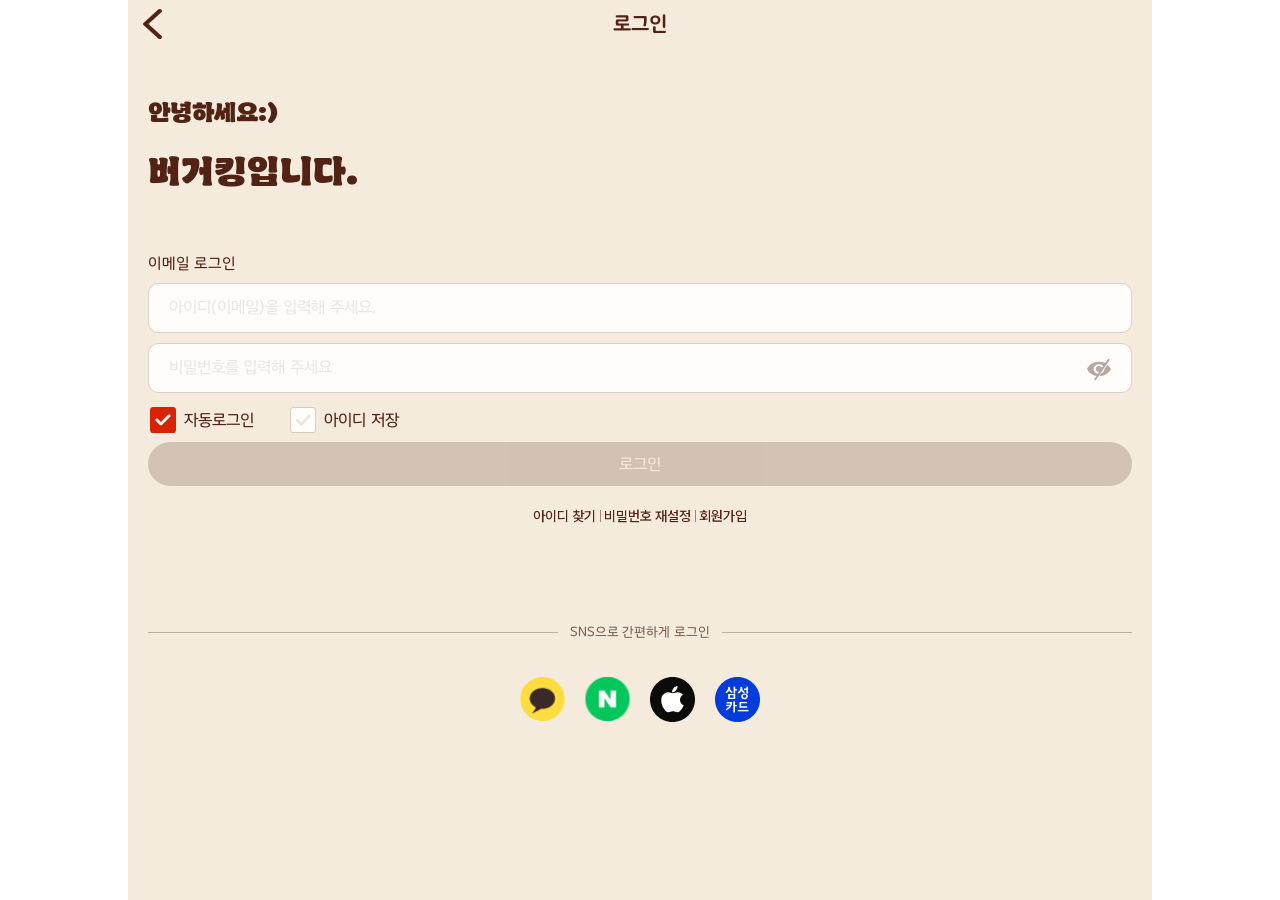
<file: bergeking/login.html>
<!DOCTYPE html>
<html lang="en">
<head>
    <meta charset="UTF-8">
    <meta name="viewport" content="width=device-width, initial-scale=1.0">
    <link rel="stylesheet" href="../font/css/bkvulmatpro.css">
    <link rel="stylesheet" href="../font/css/sdgothicneo.css">
    <link rel="stylesheet" href="../font/css/pretendardvariable.css">
    <link rel="stylesheet" href="../css/default.css">
    <title>버거킹 로그인 화면</title>
    <style>
        :root {
            --font: "Sandoll GothicNeoRound", sans-serif;
             --font-pre: "Pretendard Variable", sans-serif;
             --font-BKR: "BKR", sans-serif;
             --primary: #512314;
             --focus: #D62302;
             --baseBorder: #d9cfc6;
             --inputBg: #FFFCF9;
             --errorcolor: #C54734;
             --placeholder: #EBE6E2;
             --text: #766053;
             --bg: #f4ebdc;
             --button: #E9DDCD;


        }
        html {
            font-size: 62.5%;
        }
        body {
            font-family: var(--font);
            font-size: 1.6rem;
            color: var(--primary);
        }
        a{
            color: inherit;
        }
        #wrap {
            width: 100%;
            max-width: 1024px;
            min-width: 360px;
            min-height: 100dvh;
            margin:0 auto;
          background-color: var(--bg);
        }
        header {
            position: relative;
            display: flex;
           justify-content: center;
           align-items: center;
           /* 자식요소에 absolute가 적용 되어 
           위치값이 들어가는 순간 flex속성으로
           적용불가 */
           height: 48px;
        }
         .prev_btn { 
            position: absolute;
            left: 0;
            width: 48px;
            height:48px;
            order: 1;
            background: url(img/back_icon.svg) no-repeat scroll center / auto;

        }
        h1 {
            font-size: 2.0rem;
        }
        main {
             padding:48px 20px 90px;
        }
        .title{
            display: flex;
            flex-direction: column;
            gap: 16px;
            margin-bottom: 50px;
            font-family: var(--font-BKR);
        }
        .title > span:nth-child {
            font-size: 2.5rem;
            line-height: 1;
        }
        .title span:last-child {
            font-size: 3.5rem;
        }
        input{
            border: 1px solid var(--baseBorder);
            background-color: var(--inputBg);
        }
        input::placeholder {
            color: var(--placeholder);
        }
        .email {
            font-size: 1.5rem;
            line-height: 1;
        }
        input[type="email"] {
            margin-top: 8px;
        }
        input[type="password"] {
            margin-top: 10px;
        }
        input[type="email"],
        input[type="password"] {
            width: 350px;
            height: 50px;
            padding:0 20px;
            border-radius: 10px;
        }
         input[type="email"],
        input[type="password"] {
            width: 100%;
            height: 50px;
            padding: 0 20px;
            border-radius: 10px;
        }
        .input_box.rela {
            position: relative;
        }
        .pw_btn {
            position: absolute;
            right: 20px;
            bottom: 12px;
            width: 26px;
            height: 26px;
            background: url(img/eye_icon.svg) 
            no-repeat center / 26px;
        }

            .login_option {
             margin-top: 12px;
                }

        .login_option label {
            /* label 요소가 span요소를 정확히 감싸기 */
            display: inline-flex;
        }
        .login_option label:first-child {
            margin-right: 30px;
        }
        .login_option span {
            /* 각각의 span을 좌우 정렬하기 우ㅏ해
            inline-flex사용 */
            display: flex;
            align-items: center;
            column-gap: 6px;
        }

        .login_option .check + span::before {
            content: "";
            display: inline-block;
            width: 30px;
            height: 30px;
            background: url(img/checkbox_disabled.svg) no-repeat center / contain;
        }
        .login_option .check:checked + span::before {
            content: "";
            background-image: url(img/checkbox_active.svg);
        }
        .login_btn{
            width: 100%;
            height: 44px;
            border-radius: 22px;
            font-family: inherit;
            font-size: inherit;
            color: var(--placeholder);
            background-color: var(--primary);
            border: none;
            opacity: 0.2;
        }
        a{
            text-decoration: none;
        }
        .login_link {
            margin-top: 20px;
            font-family: var(--font-pre);
            font-weight: 500;
            font-size: 1.4rem;
            text-align: center;
        }
        .login_link a {
            display: inline-flex;
            align-items: center;
            column-gap: 4px;
        }
        .login_link a::after {
            content: "";
            display: inline-block;
            width: 1px;
            height: 12px;
            background-color: var(--primary);
            opacity: 0.5;
        }
        .login_link a:last-child::after {
            content: "";
            display: none;
        }
        .sns_login {
            margin-top: 96px;
        }
         .sns_login > p {
            display: flex;
            align-items: center;
            justify-content: center;
            column-gap: 12px;
            margin-bottom: 35px;
            font-size: 1.3rem;
            color: var(--text);
            /*  줄바꿈을 하지않겠다.*/
            white-space: nowrap;
        }
        .sns_login > p::before,
        .sns_login > p::after {
            content: "";
            display: inline-block;
            width: 100%;
            height: 1px;
            background-color: var(--primary);
            opacity:0.3;
        }
        .sns_list {
             display: flex;
             column-gap:20px;
             justify-content: center;
        }
        .sns_list > a {
            display: inline-block;
            width: 45px;
            height: 45px;
            background-repeat: no-repeat;
            background-position: center;
            background-size: 45px;
        }
        .sns_list > a:first-child {
            background-image: url(img/kakao_logo_icon.svg);
        }
        .sns_list > a:nth-child(2) {
            background-image: url(img/naver_logo_icon.svg);
        }
        .sns_list > a:nth-child(3) {
            background-image: url(img/apple_logo_icon.svg);
        }
        .sns_list > a:last-child {
            background-image: url(img/samsug_long_ican.svg);
        }
    </style>
</head>
</body>
<div id="weap"
</div>
<body>
   <div id= "wrap"> 
    <header>
        <h1>로그인</h1>
        <button class="prev_btn"><span class="sr-only">이전버튼</span></button> 
    </header>
        <main>
            <h2 class="title">
                <span>안녕하세요:)</span>
                <span>버거킹입니다.</span>
            </h2>
            <form action="">
                <!-- 이메일 로그인 -->
                    <legend class="sr-only">로그인화면 </legend>
                    <!-- 아이디 -->
                     <label for="email" class="email">이메일 로그인</label>
                     <div class="input_box">
                        <input type="email" id="email" name="email"
                        placeholder="아이디(이메일)을 입력해 주세요.">
                     </div>
                     <!-- 비밀번호 --> 
                      <div class="input_box rela">
                        <input type="password" name="password"
                        placeholder="비밀번호를 입력해 주세요">
                      <button type="button" class="pw_btn">
                    <span class="sr-only">비밀번호 보기</span></button>
                    </button>
                      </div>
                      <div class="login_option">
                        <label>
                            <input type="checkbox" class="check sr-only" checked>
                            <span>자동로그인</span>
                        </label>
                        <label>
                            <input type="checkbox" class="check sr-only">
                            <span>아이디 저장</span>
                        </label>
                      </div>
                      <button type="submit" class="login_btn">로그인</button>
                 </fieldset>
            </form>
            <div class="login_link">
                <a href="#">아이디 찾기</a>
                <a href="#">비밀번호 재설정</a>
                <a href="#">회원가입</a>
            </div>
            <div class="sns_login">
                <p>SNS으로 간편하게 로그인</p>
            <div class="sns_list">
                 <a href="#"><span class="sr-only">카카오로그인 </span></a>
                 <a href="#"><span class="sr-only">네이버로그인 </span></a>
                 <a href="#"><span class="sr-only">애플로그인 </span></a>
                 <a href="#"><span class="sr-only">삼성카드로그인 </span></a>
            </div>
        </div>
        </main>
   </div>
<body>
</html>
</file>
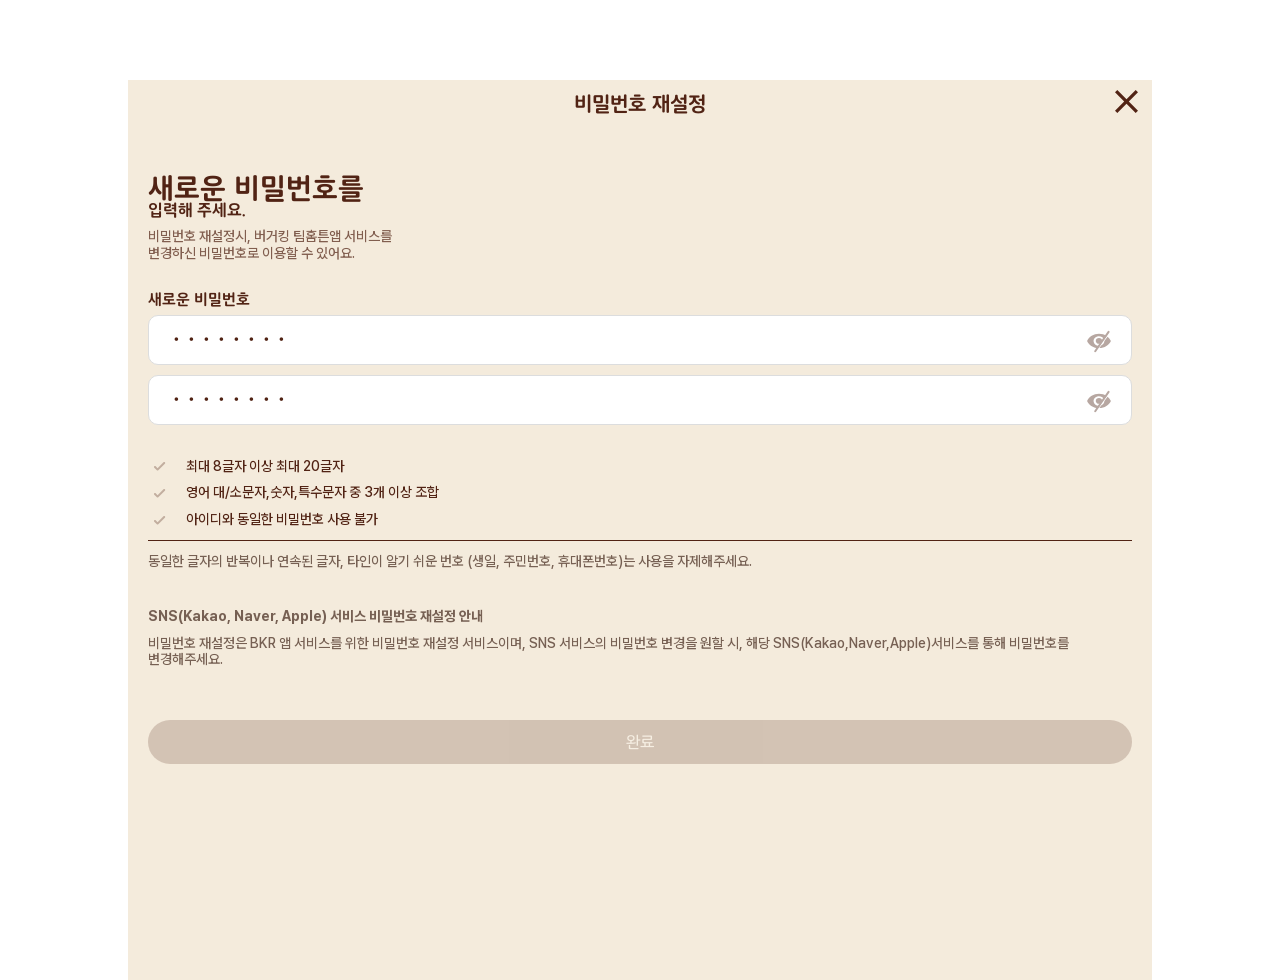
<file: bergeking/password_reset.html>
<!DOCTYPE html>
<html lang="ko">
<head>
    <meta charset="UTF-8">
    <meta name="viewport" content="width=device-width, initial-scale=1.0">
    <link rel="stylesheet" href="../font/css/bkvulmatpro.css">
    <link rel="stylesheet" href="../font/css/sdgothicneo.css">
    <link rel="stylesheet" href="../font/css/pretendardvariable.css">
    <link rel="stylesheet" href="../css/default.css">
    <title>버거킹 비밀번호 재설정</title>
    <style>
        :root {
            --font: "Sandoll GothicNeoRound", sans-serif;
            --font-pre: "Pretendard Variable", sans-serif;
            --font-BKR: "BKR", sans-serif;
            --primary: #512314;
            --focus: #D62302;
            --baseBorder: #DCDDDE;
            --inputBg: #FFFFFF;
            --errorcolor: #C54734;
            --placeholder: #DDCDBE;
            --text: #766053;
            --bg: #F4EBDC;
            --button: #E9DDCD;
        }

        html {
            font-size: 62.5%;
        }

        body {
            font-family: var(--font);
            font-size: 1.6rem;
            color: var(--primary);
        }

        #wrap {
            width: 100%;
            max-width: 1024px;
            min-width: 360px;
            min-height: 100dvh;
            margin: 0 auto;
            background-color: var(--bg);
        }

        header {
            position: relative;
            display: flex;
            justify-content: center;
            align-items: center;
            height: 48px;
            margin-top: 80px;
        }

        h1 {
            font-size: 2rem;
        }

        .close_btn {
            position: absolute;
            right: 2px;
            width: 48px;
            height: 48px;
            background: url(img/close_icon.svg) no-repeat center / 48px;
        }

        main {
            padding: 34px 20px 29px;
        }

        .title {
            margin-bottom: 30px;
        }

        .title > span {
            display: block;
            font-family: var(--font);
            font-weight: 700;
            line-height: 1;
        }

        .title > span:first-child {
            font-size: 2rem;
        }

        .title > span:nth-child(2) {
            margin-top: 12px;
            font-size: 2.8rem;
        }

        .description {
            margin-top: 10px;
            font-family: var(--font-pre);
            font-size: 1.4rem;
            font-weight: 500;
            line-height: 1.2;
            opacity: 0.7;
        }

        .password_form {
            margin-top: 30px;
        }

        .password_fieldset {
            padding: 0;
        }

        .password_fieldset legend {
            margin-bottom: 8px;
            font-size: 1.5rem;
            font-weight: 700;
            line-height: 1;
        }

        .input_box {
            position: relative;
            width: 100%;
            margin-bottom: 10px;
        }

        .password_input {
            width: 100%;
            height: 50px;
            padding: 0 56px 0 20px;
            border: 1px solid var(--baseBorder);
            border-radius: 10px;
            background-color: var(--inputBg);
            font-family: var(--font);
            font-size: 1.6rem;
        }

        .password_input::placeholder {
            color: var(--placeholder);
            opacity: 1;
        }

        .pw_btn {
            position: absolute;
            right: 20px;
            bottom: 12px;
            width: 26px;
            height: 26px;
            background: url(img/eye_icon.svg) no-repeat center / 26px;
        }

        .password_rules {
            margin: 33px 0 0;
            padding: 0 6px 12px;
            border-bottom: 1px solid var(--primary);
        }

        .password_rules li {
            display: flex;
            align-items: center;
            gap: 20px;
            font-family: var(--font-pre);
            font-size: 1.4rem;
            font-weight: 500;
            line-height: 1.2;
        }

        .password_rules li + li {
            margin-top: 10px;
        }

        .password_rules img {
            width: 12px;
            height: 12px;
            opacity: 0.3;
            flex-shrink: 0;
        }

        .password_notice {
            margin-top: 12px;
            font-family: var(--font-pre);
            font-size: 1.4rem;
            font-weight: 500;
            line-height: 1.2;
            color: var(--text);
        }

        .sns_notice {
            margin-top: 38px;
            font-family: var(--font-pre);
            font-size: 1.4rem;
            line-height: 1.2;
            color: var(--text);
        }

        .sns_notice strong {
            display: block;
            margin-bottom: 10px;
            font-weight: 700;
        }

        .sns_notice p {
            font-weight: 500;
        }

        .complete_btn {
            width: 100%;
            height: 44px;
            margin-top: 52px;
            border-radius: 22px;
            font-family: var(--font);
            font-size: 1.6rem;
            color: #FFFFFF;
            background-color: var(--primary);
            border: none;
            opacity: 0.2;
        }
    </style>
</head>
<body>
    <div id="wrap">
        <header>
            <h1>비밀번호 재설정</h1>
            <button type="button" class="close_btn">
                <span class="sr-only">닫기</span>
            </button>
        </header>

        <main>
            <section class="title">
                <h2 class="sr-only">비밀번호 재설정 안내</h2>
                <span>새로운 비밀번호를</span>
                <span>입력해 주세요.</span>
                <p class="description">
                    비밀번호 재설정시, 버거킹 팀홈튼앱 서비스를<br>
                    변경하신 비밀번호로 이용할 수 있어요.
                </p>
            </section>

            <form action="" class="password_form">
                <fieldset class="password_fieldset">
                    <legend>새로운 비밀번호</legend>

                    <div class="input_box">
                        <label for="password" class="sr-only">새로운 비밀번호</label>
                        <input
                            type="password"
                            id="password"
                            name="password"
                            class="password_input" value="••••••••"
                        >
                        <button type="button" class="pw_btn">
                            <span class="sr-only">비밀번호 보기</span>
                        </button>
                    </div>

                    <div class="input_box">
                        <label for="password_confirm" class="sr-only">새로운 비밀번호 확인</label>
                        <input
                            type="password"
                            id="password_confirm"
                            name="password_confirm"
                            class="password_input" value="••••••••"
                        >
                        <button type="button" class="pw_btn">
                            <span class="sr-only">비밀번호 보기</span>
                        </button>
                    </div>

                            <ul class="password_rules">
                        <li>
                            <img src="img/check_small_.svg" alt="">
                            <span>최대 8글자 이상 최대 20글자</span>
                        </li>
                        <li>
                            <img src="img/check_small_.svg" alt="">
                            <span>영어 대/소문자,숫자,특수문자 중 3개 이상 조합</span>
                        </li>
                        <li>
                            <img src="img/check_small_.svg" alt="">
                            <span>아이디와 동일한 비밀번호 사용 불가</span>
                        </li>
                    </ul>

                    <p class="password_notice">
                        동일한 글자의 반복이나 연속된 글자, 타인이 알기 쉬운 번호 (생일, 주민번호, 휴대폰번호)는 사용을 자제해주세요.
                    </p>
                </fieldset>
            </form>

            <section class="sns_notice">
                <h2 class="sr-only">SNS 서비스 비밀번호 재설정 안내</h2>
                <strong>SNS(Kakao, Naver, Apple) 서비스 비밀번호 재설정 안내</strong>
                <p>
                    비밀번호 재설정은 BKR 앱 서비스를 위한 비밀번호 재설정 서비스이며,
                    SNS 서비스의 비밀번호 변경을 원할 시, 해당 SNS(Kakao,Naver,Apple)서비스를 통해
                    비밀번호를 변경해주세요.
                </p>
            </section>

            <button type="button" class="complete_btn" disabled>완료</button>
        </main>
    </div>
</body>
</html>
</file>
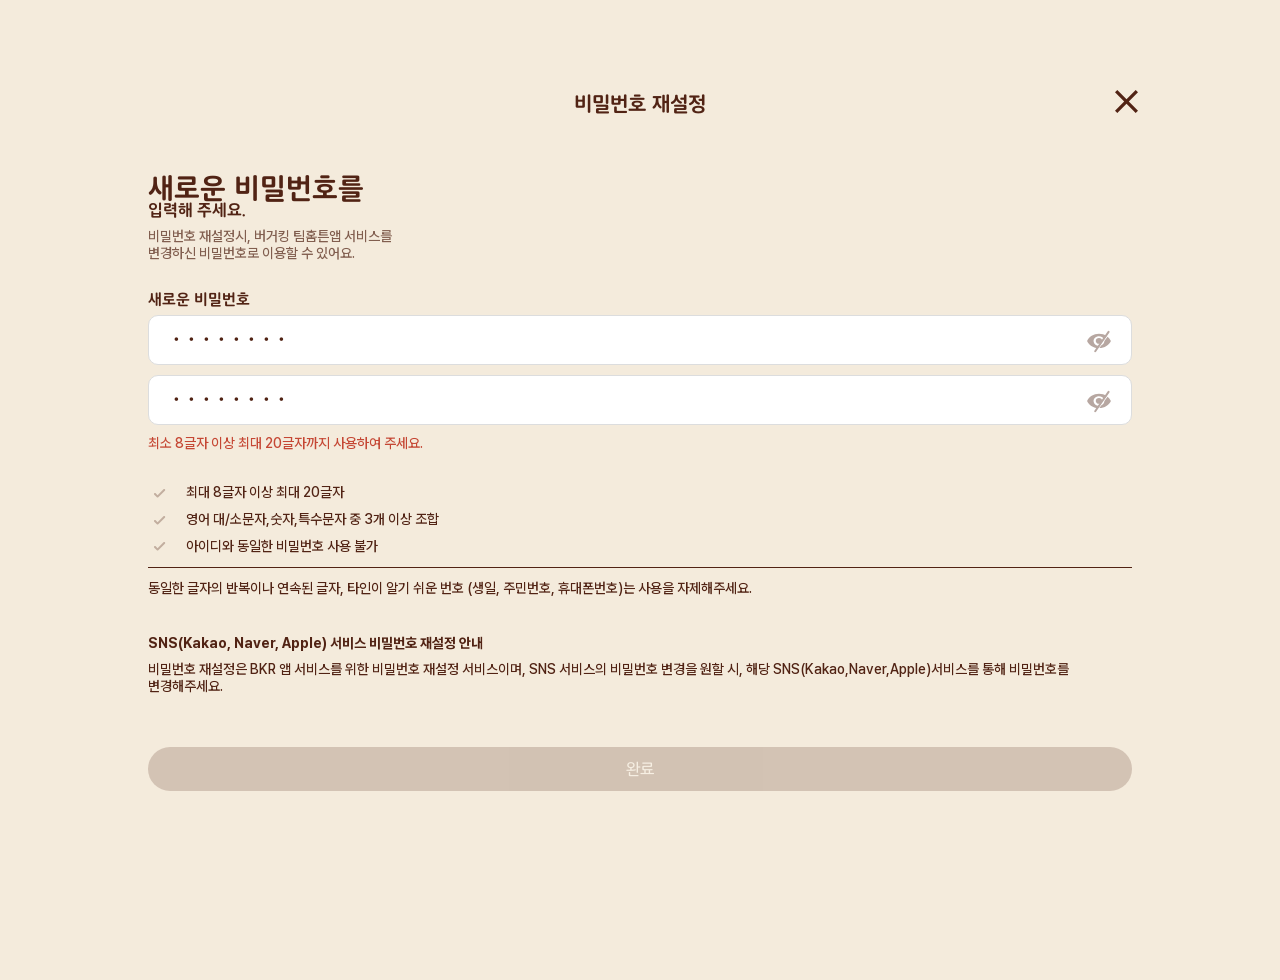
<file: bergeking/password_reset_2.html>
<!DOCTYPE html>
<html lang="ko">
<head>
    <meta charset="UTF-8">
    <meta name="viewport" content="width=device-width, initial-scale=1.0">
    <link rel="stylesheet" href="../font/css/bkvulmatpro.css">
    <link rel="stylesheet" href="../font/css/sdgothicneo.css">
    <link rel="stylesheet" href="../font/css/pretendardvariable.css">
    <link rel="stylesheet" href="../css/default.css">
    <title>버거킹 비밀번호 재설정</title>
    <style>
        :root {
            --font: "Sandoll GothicNeoRound", sans-serif;
            --font-pre: "Pretendard Variable", sans-serif;
            --font-BKR: "BKR", sans-serif;
            --primary: #512314;
            --focus: #D62302;
            --baseBorder: #DCDDDE;
            --inputBg: #FFFFFF;
            --errorcolor: #C54734;
            --placeholder: #DDCDBE;
            --text: #512314;
            --bg: #F4EBDC;
            --button: #E9DDCD;
        }

        html {
            font-size: 62.5%;
        }

        body {
            font-family: var(--font);
            font-size: 1.6rem;
            color: var(--primary);
            background-color: var(--bg);
        }

        #wrap {
            width: 100%;
            max-width: 1024px;
            min-width: 360px;
            min-height: 100dvh;
            margin: 0 auto;
            background-color: var(--bg);
        }

        header {
            position: relative;
            display: flex;
            justify-content: center;
            align-items: center;
            height: 48px;
            margin-top: 80px;
        }

        h1 {
            font-size: 2rem;
        }

        .close_btn {
            position: absolute;
            right: 2px;
            width: 48px;
            height: 48px;
            background: url(img/close_icon.svg) no-repeat center / 48px;
        }

        main {
            padding: 34px 20px 29px;
        }

        .title {
            margin-bottom: 30px;
        }

        .title > span {
            display: block;
            font-family: var(--font);
            font-weight: 700;
            line-height: 1;
        }

        .title > span:first-child {
            font-size: 2rem;
        }

        .title > span:nth-child(2) {
            margin-top: 12px;
            font-size: 2.8rem;
        }

        .description {
            margin-top: 10px;
            font-family: var(--font-pre);
            font-size: 1.4rem;
            font-weight: 500;
            line-height: 1.2;
            opacity: 0.7;
        }

        .password_form {
            margin-top: 30px;
        }

        .password_fieldset {
            padding: 0;
        }

        .password_fieldset legend {
            margin-bottom: 8px;
            font-size: 1.5rem;
            font-weight: 700;
            line-height: 1;
        }

        .input_box {
            position: relative;
            width: 100%;
            margin-bottom: 10px;
        }

        .password_input {
            width: 100%;
            height: 50px;
            padding: 0 56px 0 20px;
            border: 1px solid var(--baseBorder);
            border-radius: 10px;
            background-color: var(--inputBg);
            font-family: var(--font);
            font-size: 1.6rem;
        }

        .password_input::placeholder {
            color: var(--placeholder);
            opacity: 1;
        }

        .pw_btn {
            position: absolute;
            right: 20px;
            bottom: 12px;
            width: 26px;
            height: 26px;
            background: url(img/eye_icon.svg) no-repeat center / 26px;
        }

        .password_hint {
            margin: 10px 0 0;
            font-family: var(--font-pre);
            font-size: 1.4rem;
            font-weight: 500;
            line-height: 1.2;
            color: #C54734 !important;
        }

        .password_rules {
            margin: 33px 0 0;
            padding: 0 6px 12px;
            border-bottom: 1px solid var(--primary);
        }

        .password_rules li {
            display: flex;
            align-items: center;
            gap: 20px;
            font-family: var(--font-pre);
            font-size: 1.4rem;
            font-weight: 500;
            line-height: 1.2;
        }

        .password_rules li + li {
            margin-top: 10px;
        }

        .password_rules img {
            width: 12px;
            height: 12px;
            opacity: 0.3;
            flex-shrink: 0;
        }

        .password_notice {
            margin-top: 12px;
            font-family: var(--font-pre);
            font-size: 1.4rem;
            font-weight: 500;
            line-height: 1.2;
            color: var(--text);
        }

        .sns_notice {
            margin-top: 38px;
            font-family: var(--font-pre);
            font-size: 1.4rem;
            line-height: 1.2;
            color: var(--text);
        }

        .sns_notice strong {
            display: block;
            margin-bottom: 10px;
            font-weight: 700;
        }

        .sns_notice p {
            font-weight: 500;
        }

        .complete_btn {
            width: 100%;
            height: 44px;
            margin-top: 52px;
            border-radius: 22px;
            font-family: var(--font);
            font-size: 1.6rem;
            color: #FFFFFF;
            background-color: var(--primary);
            border: none;
            opacity: 0.2;
        }
    </style>
</head>
<body>
    <div id="wrap">
        <header>
            <h1>비밀번호 재설정</h1>
            <button type="button" class="close_btn">
                <span class="sr-only">닫기</span>
            </button>
        </header>

        <main>
            <section class="title">
                <h2 class="sr-only">비밀번호 재설정 안내</h2>
                <span>새로운 비밀번호를</span>
                <span>입력해 주세요.</span>
                <p class="description">
                    비밀번호 재설정시, 버거킹 팀홈튼앱 서비스를<br>
                    변경하신 비밀번호로 이용할 수 있어요.
                </p>
            </section>

            <form action="" class="password_form">
                <fieldset class="password_fieldset">
                    <legend>새로운 비밀번호</legend>

                    <div class="input_box">
                        <label for="password" class="sr-only">새로운 비밀번호</label>
                        <input
                            type="password"
                            id="password"
                            name="password"
                            class="password_input" value="••••••••"
                        >
                        <button type="button" class="pw_btn">
                            <span class="sr-only">비밀번호 보기</span>
                        </button>
                    </div>

                    <div class="input_box">
                        <label for="password_confirm" class="sr-only">새로운 비밀번호 확인</label>
                        <input
                            type="password"
                            id="password_confirm"
                            name="password_confirm"
                            class="password_input" value="••••••••"
                        >
                        <button type="button" class="pw_btn">
                            <span class="sr-only">비밀번호 보기</span>
                        </button>
                    </div>

                    <p class="password_hint" style="color: #C54734 !important;">
                        최소 8글자 이상 최대 20글자까지 사용하여 주세요.
                    </p>

                    <ul class="password_rules">
                        <li>
                            <img src="img/check_small_.svg" alt="">
                            <span>최대 8글자 이상 최대 20글자</span>
                        </li>
                        <li>
                            <img src="img/check_small_.svg" alt="">
                            <span>영어 대/소문자,숫자,특수문자 중 3개 이상 조합</span>
                        </li>
                        <li>
                            <img src="img/check_small_.svg" alt="">
                            <span>아이디와 동일한 비밀번호 사용 불가</span>
                        </li>
                    </ul>

                    <p class="password_notice">
                        동일한 글자의 반복이나 연속된 글자, 타인이 알기 쉬운 번호 (생일, 주민번호, 휴대폰번호)는 사용을 자제해주세요.
                    </p>
                </fieldset>
            </form>

            <section class="sns_notice">
                <h2 class="sr-only">SNS 서비스 비밀번호 재설정 안내</h2>
                <strong>SNS(Kakao, Naver, Apple) 서비스 비밀번호 재설정 안내</strong>
                <p>
                    비밀번호 재설정은 BKR 앱 서비스를 위한 비밀번호 재설정 서비스이며,
                    SNS 서비스의 비밀번호 변경을 원할 시, 해당 SNS(Kakao,Naver,Apple)서비스를 통해
                    비밀번호를 변경해주세요.
                </p>
            </section>

            <button type="button" class="complete_btn" disabled>완료</button>
        </main>
    </div>
</body>
</html>
</file>
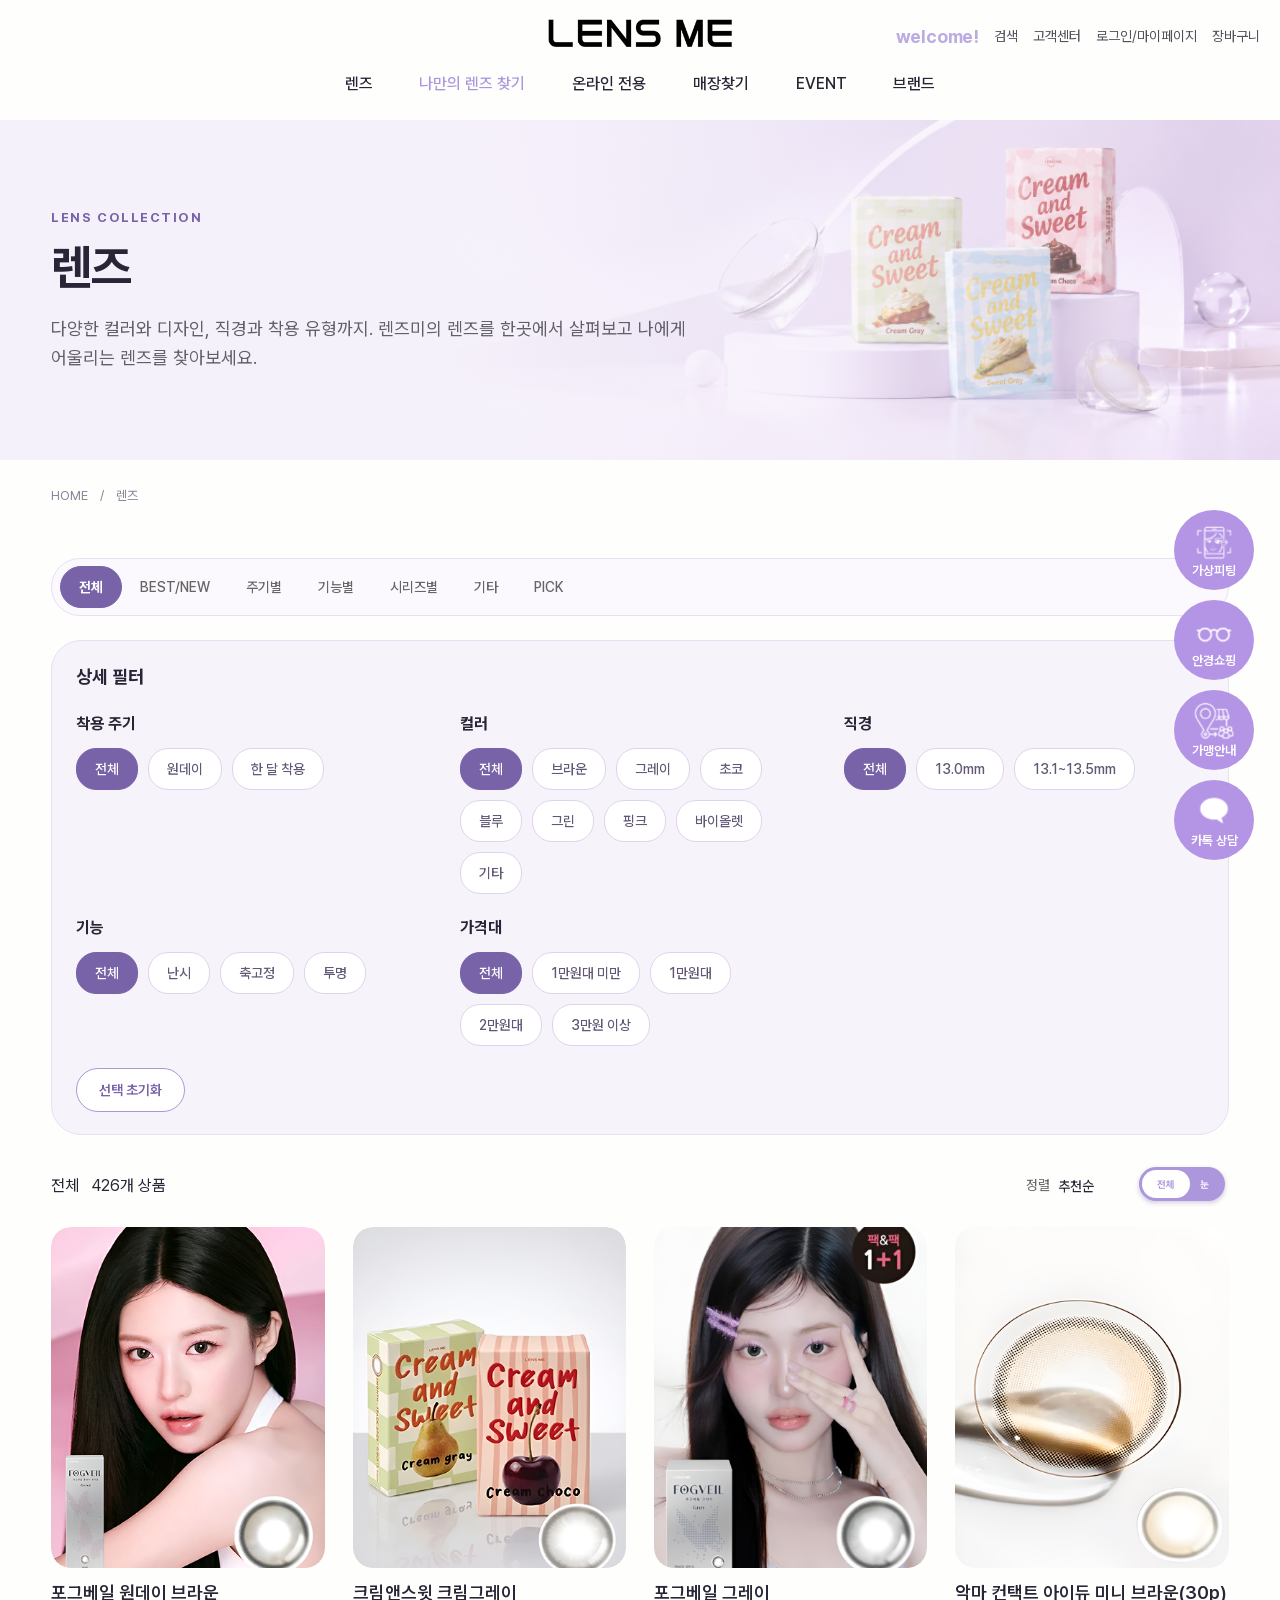
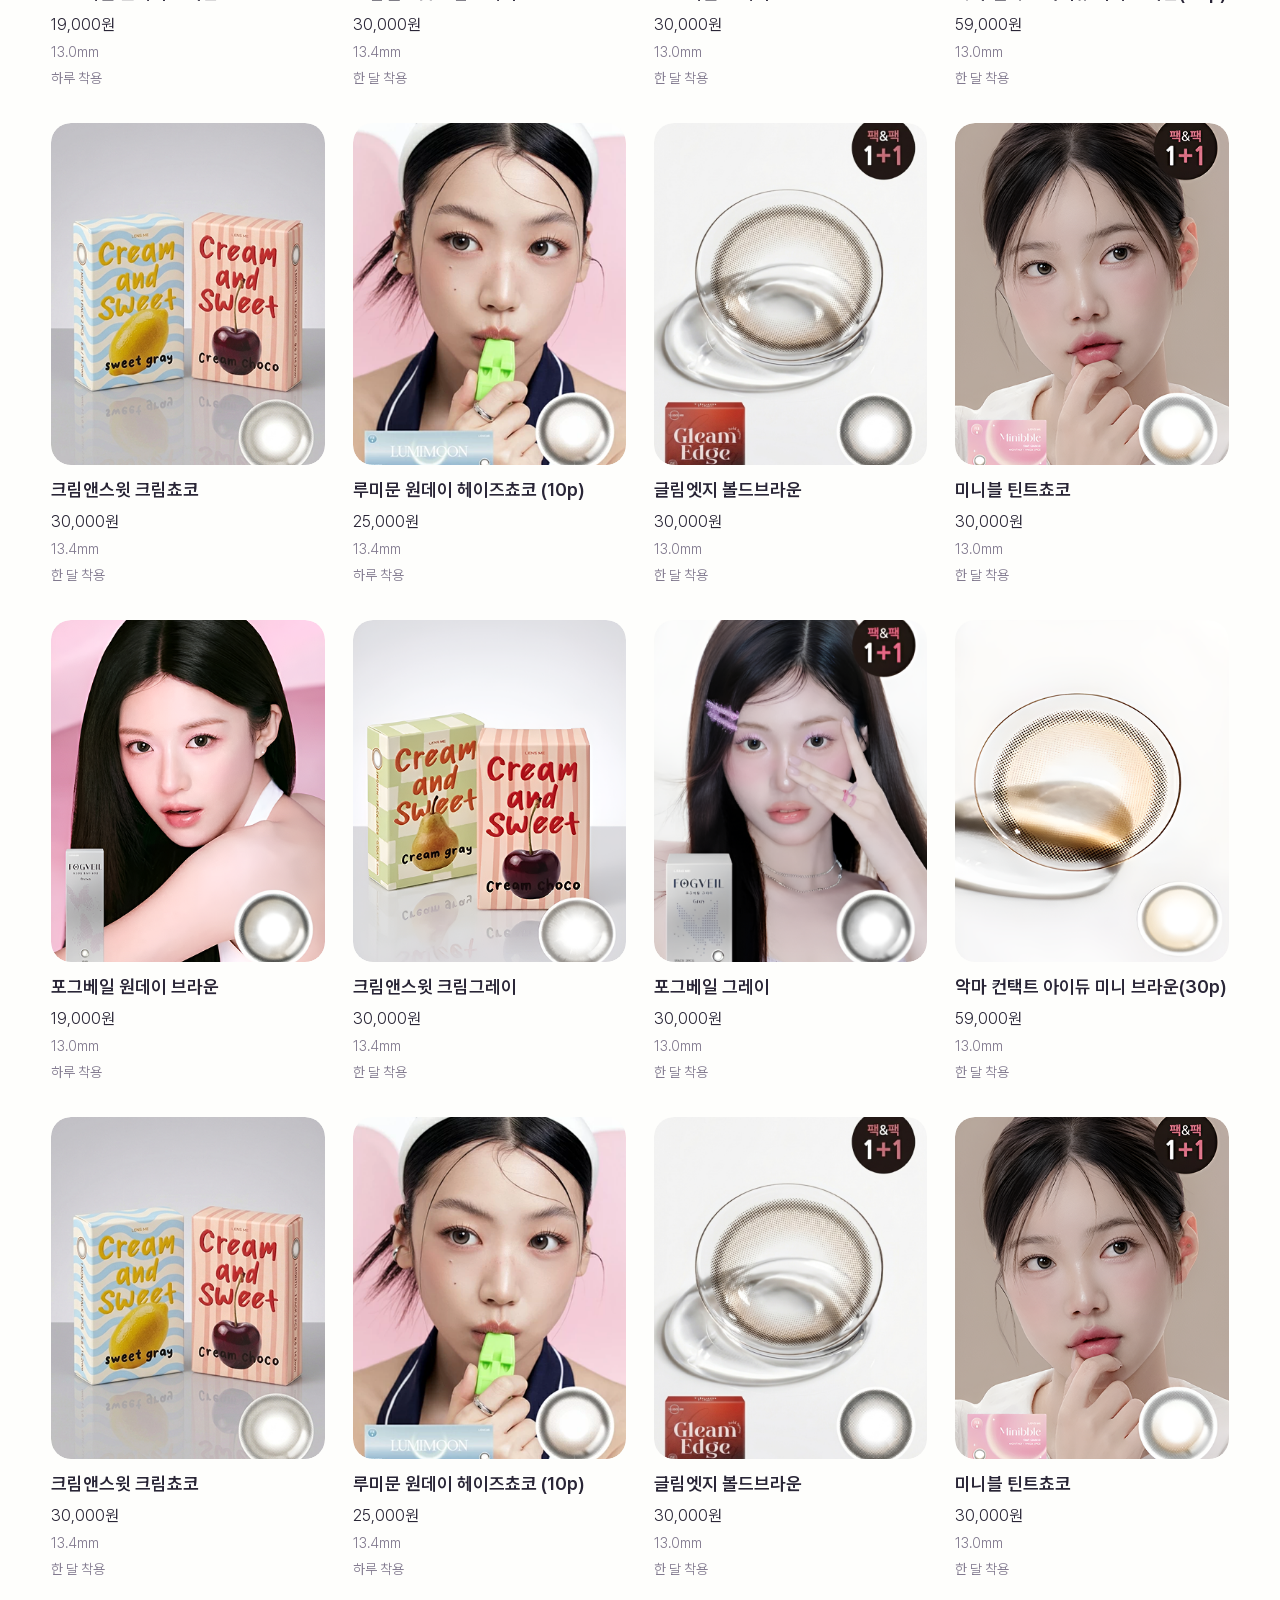
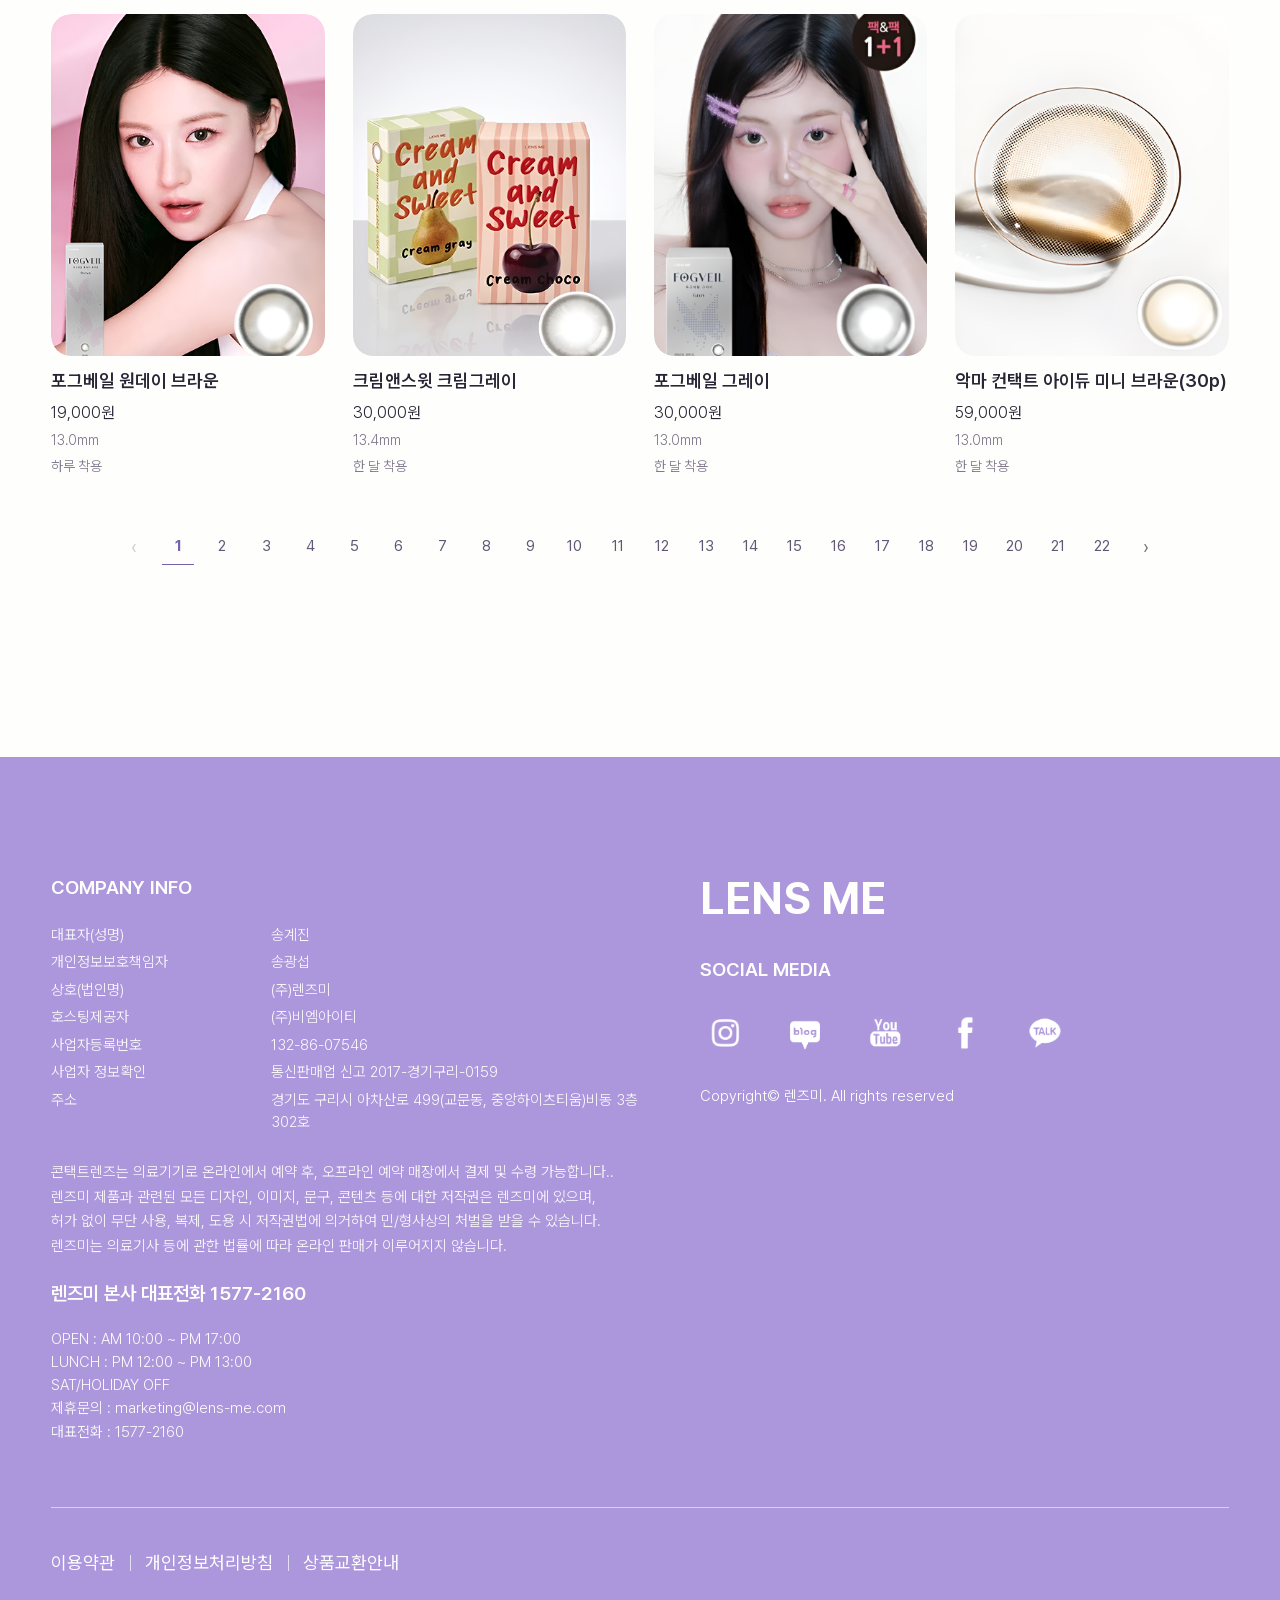
<file: Lensme/all.html>
<!DOCTYPE html>
<html lang="ko">
<head>
    <meta charset="UTF-8">
    <meta name="viewport" content="width=device-width, initial-scale=1.0">
    <meta name="description" content="렌즈미의 다양한 컬러와 디자인의 렌즈를 한눈에 살펴보세요.">
    <title>전체 렌즈 | LENS ME</title>
    <link rel="stylesheet" href="../css/default.css">
    <link rel="stylesheet" href="../font/css/pretendardvariable.css">
    <link rel="stylesheet" href="css/main.css">
    <link rel="stylesheet" href="css/subpage.css">
    <link rel="stylesheet" href="../npm/swiper/swiper-bundle.min.css">
    <script src="../npm/swiper/swiper-bundle.min.js"></script>
    <script src="js/subpage.js" defer></script>
<style>
/* 전체 렌즈 페이지 전용 스타일 */
.all-lens-count{margin-left:8px;color:inherit;font-size:inherit;font-weight:inherit}
.all-lens-filters{display:flex;flex-wrap:wrap;gap:10px;margin-top:18px}
.all-lens-filter{box-sizing:border-box;width:100px;min-width:100px;height:40px;padding:0 12px;border:1px solid #7863A8;border-radius:999px;background:#7863A8;color:#fff;font:600 14px/1 "Pretendard Variable",Pretendard,sans-serif;cursor:pointer;transition:background-color .18s ease,color .18s ease,border-color .18s ease}
.all-lens-filter:hover,.all-lens-filter:focus-visible{background:#fff;color:#7863A8}
.all-lens-filter:focus-visible{outline:2px solid #292536;outline-offset:3px}
@media(max-width:640px){.all-lens-filters{gap:8px}.all-lens-filter{width:100px;min-width:100px;height:40px;font-size:13px}}

.all-lens-series-tabs{display:none;flex-wrap:wrap;gap:8px;margin:-12px 0 20px;padding:12px 16px;border:1px solid #e7def4;border-radius:16px;background:#faf8fd}
.all-lens-series-tabs.is-visible{display:flex}
.all-lens-series-tabs button{min-height:36px;padding:0 14px;border:1px solid #ded2ef;border-radius:20px;background:#fff;color:#625477;font:500 13px "Pretendard Variable",Pretendard,sans-serif;cursor:pointer}
.all-lens-series-tabs button.is-active{background:#8068ad;border-color:#8068ad;color:#fff}
</style>
<style>
.all-lens-round-scroll{display:flex;justify-content:flex-start;align-items:center;gap:18px;width:100%;max-width:100%;margin:36px auto 0;padding:8px 4px;overflow-x:auto;overflow-y:hidden;overscroll-behavior-x:contain;touch-action:pan-x;scrollbar-width:none;-webkit-overflow-scrolling:touch;white-space:nowrap}
.all-lens-round-scroll::-webkit-scrollbar{display:none}
.all-lens-round-scroll button{flex:0 0 10px;width:10px;height:10px;margin:0;padding:0;border:1px solid #8b849b;border-radius:50%;background:transparent;cursor:pointer}
.all-lens-round-scroll button[aria-current="true"]{background:#8b849b}
.all-lens-round-scroll button:focus-visible{outline:2px solid #292536;outline-offset:4px}
@media(max-width:640px){.all-lens-round-scroll{justify-content:flex-start;gap:12px;margin-top:28px;padding:8px 4px}.all-lens-round-scroll button{flex:0 0 8px;width:8px;height:8px}}
</style>
<script>
document.addEventListener('DOMContentLoaded',function(){
  var dots=document.querySelectorAll('.all-lens-round-scroll button');
  dots.forEach(function(dot){
    dot.addEventListener('click',function(){
      dots.forEach(function(item){item.setAttribute('aria-current','false');});
      dot.setAttribute('aria-current','true');
    });
  });
});
</script>

<style>
/* 전체 렌즈: 한 페이지에 4열 x 5행, 좌우 슬라이드 */
.all-lens-swiper{width:100%;overflow:hidden}
.all-lens-swiper .swiper-slide{height:auto}
.all-lens-page-grid{display:grid;grid-template-columns:repeat(4,minmax(0,1fr));column-gap:20px;row-gap:24px}
.all-lens-page-grid .pick-card{min-width:0}
.all-lens-pagination{display:flex;align-items:center;justify-content:center;gap:12px;width:100%;max-width:100%;margin-top:58px;padding:10px 4px;overflow:visible}
.all-lens-pagination button{display:inline-flex;align-items:center;justify-content:center;min-width:30px;height:34px;padding:0 5px;border:0;border-bottom:1px solid transparent;border-radius:0;background:transparent;color:#292536;font:500 15px/1 "Pretendard Variable",Pretendard,sans-serif;cursor:pointer;transition:color .2s ease,border-color .2s ease}
.all-lens-pagination button:hover{color:#7863A8}
.all-lens-pagination button.is-active{border-bottom-color:#7863A8;color:#7863A8;font-weight:700}
.all-lens-pagination button.page-arrow{font-size:23px;color:#77717f}
.all-lens-pagination button:disabled{opacity:.3;cursor:default}
.all-lens-pagination button:focus-visible{outline:2px solid #292536;outline-offset:3px}
@media(max-width:1024px){.all-lens-page-grid{column-gap:16px;row-gap:22px}.all-lens-pagination{margin-top:44px}}
@media(max-width:640px){.all-lens-page-grid{column-gap:10px;row-gap:18px}.all-lens-pagination{gap:7px;margin-top:32px}.all-lens-pagination button{min-width:25px;height:30px;font-size:13px}.all-lens-pagination button.page-arrow{font-size:20px}}
@media(prefers-reduced-motion:reduce){.all-lens-swiper .swiper-wrapper{transition-duration:0ms!important}}
</style>



<style>
/* 상품 이미지는 기본으로 유지하고, 우측 눈 버튼을 눌렀을 때만 렌즈 그래픽 표시 */
.all-lens-page-grid .pick-image-wrap{position:relative;overflow:hidden;border-radius:20px;}
/* 모든 카테고리의 상품 이미지에 렌즈 찾기 페이지와 같은 부드러운 확대 모션 적용 */
.all-lens-page-grid .pick-image-wrap .pick-image{transition:transform .55s cubic-bezier(.2,.7,.25,1),opacity .25s ease;transform:scale(1);}
.all-lens-page-grid .pick-card:hover .pick-image-wrap .pick-image,
.all-lens-page-grid .pick-card:focus-within .pick-image-wrap .pick-image{transform:scale(1.055);}
.all-lens-page-grid .pick-image-wrap .pick-image-main{position:relative;z-index:1;opacity:1!important;}
.all-lens-page-grid .pick-image-wrap .pick-image-hover{display:block!important;position:absolute;inset:0;z-index:2;width:100%;height:100%;object-fit:cover;opacity:0!important;pointer-events:none;}
.all-lens-swiper.is-lens-view .pick-image-wrap .pick-image-hover{opacity:1!important;}
.all-lens-swiper.is-lens-view .pick-image-wrap .pick-image-main{opacity:0!important;}
@media (max-width:640px){.all-lens-page-grid .pick-image-wrap{border-radius:16px;}}
</style>
<style>
/* 전체 렌즈 HERO 상품 이미지 */
.all-lens-hero{box-sizing:border-box;position:relative;isolation:isolate;height:340px;min-height:340px;padding:0;background-color:#f5f1fa;background-image:linear-gradient(90deg,#f5f1fa 0%,rgba(245,241,250,.98) 34%,rgba(245,241,250,.68) 56%,rgba(245,241,250,.04) 100%),url("img/lens_hero.png");background-repeat:no-repeat;background-position:center,right center;background-size:cover,auto 100%}
.all-lens-hero .subpage-inner{position:relative;z-index:1}
.all-lens-hero .subpage-intro{max-width:680px}
@media(max-width:768px){.all-lens-hero{height:300px;min-height:300px;background-image:linear-gradient(90deg,rgba(245,241,250,.98) 0%,rgba(245,241,250,.9) 48%,rgba(245,241,250,.45) 100%),url("img/lens_hero.png");background-position:center,right center;background-size:cover,auto 100%}}
@media(max-width:480px){.all-lens-hero{height:260px;min-height:260px;background-position:center,right center;background-size:cover,auto 82%}.all-lens-hero .subpage-intro{max-width:90%}}
/* Figma 73:1248 시리즈별 탭 전용 필터 레이아웃 */
.all-lens-collection.is-filter-hidden .all-lens-filter-panel{display:none!important}
.all-lens-collection.is-series-mode .all-lens-filter-panel{display:flex;gap:18px;padding:20px 24px;background:#F7F3FB;border-color:#E7DFF3}
.all-lens-collection.is-series-mode .all-lens-filter-heading,
.all-lens-collection.is-series-mode .all-lens-filter-layout{display:none}
.all-lens-collection.is-series-mode .all-lens-series-tabs{display:flex;flex-wrap:wrap;gap:8px;margin:0;padding:0;border:0;border-radius:0;background:transparent}
.all-lens-collection.is-series-mode .all-lens-series-tabs button{min-height:36px;padding:0 16px;border:1px solid #DED4ED;border-radius:22px;background:#fff;color:#625875;font:500 13px "Pretendard Variable",Pretendard,sans-serif;white-space:nowrap}
.all-lens-collection.is-series-mode .all-lens-series-tabs button:hover{border-color:#AC97DC;color:#7863A8}
.all-lens-collection.is-series-mode .all-lens-series-tabs button.is-active{border-color:#7863A8;background:#7863A8;color:#fff;font-weight:600}
.all-lens-collection.is-series-mode .all-lens-filter-actions{display:flex;margin-top:0}
.all-lens-collection.is-series-mode .all-lens-reset-button{min-height:38px;padding:0 18px;border-color:#AC97DC;border-radius:24px;color:#7863A8;font-size:13px}
.all-lens-collection.is-series-mode .all-lens-page-grid{grid-template-columns:repeat(4,minmax(0,1fr))}
@media(max-width:900px){.all-lens-collection.is-series-mode .all-lens-page-grid{grid-template-columns:repeat(3,minmax(0,1fr))}}
@media(max-width:640px){
 .all-lens-collection.is-series-mode .all-lens-filter-panel{gap:16px;padding:18px 16px}
 .all-lens-collection.is-series-mode .all-lens-series-tabs{gap:7px}
 .all-lens-collection.is-series-mode .all-lens-series-tabs button{min-height:34px;padding:0 12px;font-size:12px}
 .all-lens-collection.is-series-mode .all-lens-page-grid{grid-template-columns:repeat(2,minmax(0,1fr))}
}
</style>
<!-- lens-submenu-sync-20261106 -->
<style>
/* 전체 렌즈 갤러리형 필터 */
.all-lens-filterbar{display:flex;align-items:end;flex-wrap:wrap;gap:12px;margin-top:24px;padding:18px 20px;background:#f7f5fa;border:1px solid #eee9f5;border-radius:14px}
.all-lens-filter-field{display:flex;flex-direction:column;gap:7px;min-width:145px;color:#625e6a;font-size:13px;font-weight:500}
.all-lens-filter-field select{height:42px;min-width:145px;padding:0 34px 0 13px;border:1px solid #ded8e8;border-radius:8px;background:#fff;color:#292536;font:500 14px "Pretendard Variable",Pretendard,sans-serif;cursor:pointer}
.all-lens-filter-reset{height:42px;padding:0 18px;border:1px solid #7863A8;border-radius:8px;background:#fff;color:#7863A8;font:600 14px "Pretendard Variable",Pretendard,sans-serif;cursor:pointer}
.all-lens-filter-reset:hover{background:#7863A8;color:#fff}
.all-lens-result-count{margin:18px 0 0;color:#625e6a;font-size:14px}
.all-lens-page-grid .pick-card[hidden]{display:none!important}
@media(max-width:640px){.all-lens-filterbar{gap:10px;padding:14px}.all-lens-filter-field{flex:1 1 calc(50% - 10px);min-width:0}.all-lens-filter-field select{width:100%;min-width:0}.all-lens-filter-reset{flex:1 1 100%}}
</style>
<style>
/* 전체 렌즈 페이지 렌즈 GNB: BEST/NEW 표시 보정 */
@media (min-width: 1025px) {
  .primary-navigation > .nav-item:first-child:hover > .nav-submenu,
  .primary-navigation > .nav-item:first-child:focus-within > .nav-submenu {
    display: block !important;
    visibility: visible !important;
    opacity: 1 !important;
  }
  .primary-navigation > .nav-item:first-child > .nav-submenu > li:first-child,
  .primary-navigation > .nav-item:first-child > .nav-submenu > li:first-child > a {
    display: block !important;
    visibility: visible !important;
    opacity: 1 !important;
    position: relative;
    z-index: 12;
    color: #fff !important;
  }
}
</style>

<style>
/* Figma 73:1248 전체 렌즈 와이어프레임 레이아웃 - 상단 배너 제외 */
.all-lens-collection{width:100%;max-width:1200px;margin:0 auto;padding:0 0 80px}
.all-lens-heading{margin:42px 0 28px}
.all-lens-heading .subpage-eyebrow{margin:0 0 12px;color:#666;font-size:14px;font-weight:700;letter-spacing:.08em}
.all-lens-heading h2{margin:0;color:#222;font-size:36px;line-height:1.2;font-weight:700}
.all-lens-category{display:flex;align-items:center;gap:0;width:100%;min-height:58px;margin-bottom:24px;padding:0 8px;border:1px solid #d8d8d8;border-radius:30px;background:#fff;overflow-x:auto;scrollbar-width:none}
.all-lens-category::-webkit-scrollbar{display:none}
.all-lens-category a,.all-lens-category button{display:inline-flex;align-items:center;justify-content:center;flex:0 0 auto;min-height:42px;padding:0 18px;border:0;border-radius:24px;background:transparent;color:#666;text-decoration:none;font:500 14px "Pretendard Variable",Pretendard,sans-serif;white-space:nowrap;cursor:pointer}
.all-lens-category a.is-active,.all-lens-category button.is-active{border:1.5px solid #222;background:#f0f0f0;color:#222;font-weight:700}
.all-lens-category a:hover,.all-lens-category button:hover{color:#7863A8}
.all-lens-filter-panel{display:flex;flex-direction:column;gap:22px;width:100%;padding:22px 24px;border:1px solid #d8d8d8;border-radius:30px;background:#fafafa;box-sizing:border-box}
.all-lens-filter-heading{display:flex;align-items:center;justify-content:space-between}
.all-lens-filter-heading h3{margin:0;color:#222;font-size:18px;font-weight:700}
.all-lens-filter-heading button{padding:4px 0;border:0;background:none;color:#666;font:500 12px "Pretendard Variable",Pretendard,sans-serif;cursor:pointer}
.all-lens-filter-layout{display:grid;grid-template-columns:repeat(3,minmax(0,1fr));gap:22px 24px}
.all-lens-filter-group{min-width:0;margin:0;padding:0;border:0}
.all-lens-filter-group legend{margin-bottom:10px;color:#222;font-size:14px;font-weight:700}
.all-lens-chip-list{display:flex;flex-wrap:wrap;gap:8px}
.all-lens-chip-list button{min-height:34px;padding:0 14px;border:1px solid #d8d8d8;border-radius:20px;background:#fff;color:#666;font:500 12px "Pretendard Variable",Pretendard,sans-serif;white-space:nowrap;cursor:pointer;transition:background .18s ease,border-color .18s ease,color .18s ease}
.all-lens-chip-list button:hover{border-color:#aaa;color:#222}
.all-lens-chip-list button.is-selected{border-color:#222;background:#222;color:#fff}
.all-lens-filter-actions{display:flex;align-items:center;gap:12px}
.all-lens-reset-button,.all-lens-apply-button{min-height:40px;padding:0 20px;border:1px solid #d8d8d8;border-radius:30px;background:#fff;color:#222;font:600 13px "Pretendard Variable",Pretendard,sans-serif;cursor:pointer}
.all-lens-apply-button{padding:0 28px;border-color:#222;background:#222;color:#fff}
.all-lens-reset-button:hover{border-color:#222}
.all-lens-apply-button:hover{background:#7863A8;border-color:#7863A8}
.all-lens-results-heading{display:flex;align-items:center;justify-content:space-between;width:100%;margin:24px 0 18px;color:#222;font-size:14px}
.all-lens-results-heading p{margin:0}
.all-lens-sort{display:flex;align-items:center;gap:8px;color:#666;font-size:13px}
.all-lens-sort select{border:0;background:transparent;color:#222;font:500 13px "Pretendard Variable",Pretendard,sans-serif;cursor:pointer}
.all-lens-swiper{width:100%;overflow:visible}
.all-lens-swiper .swiper-wrapper{display:block;transform:none!important}
.all-lens-swiper .swiper-slide{display:block;height:auto}
.all-lens-page-grid{display:grid;grid-template-columns:repeat(4,minmax(0,1fr));column-gap:32px;row-gap:26px}
.all-lens-page-grid .pick-card{min-width:0}
.all-lens-page-grid .pick-image-wrap{width:100%;aspect-ratio:270/300;overflow:hidden;border-radius:4px}
.all-lens-page-grid .pick-image-wrap .pick-image{width:100%;height:100%;object-fit:cover}
.all-lens-page-grid .pick-product h3{margin:0;color:#222;font-size:15px;font-weight:600}
.all-lens-page-grid .pick-product .pick-price{margin:5px 0 0;color:#222;font-size:14px}
.all-lens-page-grid .pick-product .pick-size,.all-lens-page-grid .pick-product .pick-date{margin:3px 0 0;color:#666;font-size:12px}
.all-lens-pagination{display:flex;align-items:center;justify-content:center;gap:18px;width:100%;margin:28px 0 0;padding:10px 4px}
.all-lens-pagination button{display:inline-flex;align-items:center;justify-content:center;min-width:24px;height:30px;padding:0;border:0;border-bottom:1px solid transparent;background:transparent;color:#666;font:400 14px "Pretendard Variable",Pretendard,sans-serif;cursor:pointer}
.all-lens-pagination button.is-active{border-bottom-color:#7863A8;color:#222;font-weight:700}
.all-lens-pagination button.page-arrow{font-size:18px}
.all-lens-pagination button:disabled{opacity:.35;cursor:default}
.all-lens-empty{grid-column:1/-1;padding:60px 0;text-align:center;color:#666}
@media(max-width:1280px){.all-lens-collection{width:calc(100% - 64px)}.all-lens-page-grid{column-gap:24px}}
@media(max-width:900px){.all-lens-filter-layout{grid-template-columns:repeat(2,minmax(0,1fr))}.all-lens-page-grid{grid-template-columns:repeat(3,minmax(0,1fr));gap:24px 16px}}
@media(max-width:640px){.all-lens-collection{width:calc(100% - 36px);padding-bottom:56px}.all-lens-heading{margin:30px 0 22px}.all-lens-heading h2{font-size:28px}.all-lens-category{min-height:52px;margin-bottom:18px;padding:0 4px}.all-lens-category a,.all-lens-category button{padding:0 13px;font-size:13px}.all-lens-filter-panel{gap:18px;padding:18px 16px;border-radius:20px}.all-lens-filter-layout{grid-template-columns:1fr;gap:18px}.all-lens-results-heading{margin:20px 0 14px}.all-lens-page-grid{grid-template-columns:repeat(2,minmax(0,1fr));gap:22px 12px}.all-lens-page-grid .pick-product h3{font-size:13px}.all-lens-page-grid .pick-product .pick-price{font-size:13px}.all-lens-pagination{gap:12px;margin-top:24px}}
</style>
<style>
/* 상품 영역 크기와 렌즈미 브랜드 컬러 보정 */
.all-lens-collection{
  width:92%;
  max-width:1480px;
  margin:0 auto;
  padding-bottom:80px;
}
.all-lens-heading{margin:42px 0 30px}
.all-lens-heading .subpage-eyebrow{color:#7863A8}
.all-lens-heading h2{color:#292536;font-size:40px}
.all-lens-category{
  border-color:#E7DFF3;
  background:#FBF9FE;
}
.all-lens-category a.is-active,
.all-lens-category button.is-active{
  border-color:#7863A8;
  background:#7863A8;
  color:#fff;
}
.all-lens-category a:hover,
.all-lens-category button:hover{color:#7863A8}
.all-lens-filter-panel{
  border-color:#E7DFF3;
  background:#F7F3FB;
}
.all-lens-filter-heading h3,
.all-lens-filter-group legend{color:#292536}
.all-lens-chip-list button{
  border-color:#DED4ED;
  color:#625875;
}
.all-lens-chip-list button:hover{border-color:#AC97DC;color:#7863A8}
.all-lens-chip-list button.is-selected{
  border-color:#7863A8;
  background:#7863A8;
  color:#fff;
}
.all-lens-reset-button{
  border-color:#AC97DC;
  color:#7863A8;
}
.all-lens-apply-button{
  border-color:#7863A8;
  background:#7863A8;
}
.all-lens-apply-button:hover{border-color:#66518F;background:#66518F}
.all-lens-results-heading{
  margin-top:30px;
  margin-bottom:20px;
  color:#292536;
  font-size:16px;
}
.all-lens-results-tools{display:flex;align-items:center;gap:18px}
.all-lens-sort{font-size:14px}
.all-lens-sort select{font-size:14px;color:#292536}
.all-lens-view-icons{display:flex;align-items:center;gap:8px}
.all-lens-view-icons img{
  display:block;
  width:94px;
  height:42px;
  object-fit:contain;
}
.all-lens-page-grid{
  grid-template-columns:repeat(4,minmax(0,1fr));
  column-gap:28px;
  row-gap:34px;
}
.all-lens-page-grid .pick-image-wrap{
  width:100%;
  aspect-ratio:4 / 5;
  border-radius:18px;
}
.all-lens-page-grid .pick-image-wrap .pick-image{
  width:100%;
  height:100%;
  object-fit:cover;
}
.all-lens-page-grid .pick-product h3{
  margin-top:12px;
  color:#292536;
  font-size:18px;
  line-height:1.45;
  font-weight:600;
}
.all-lens-page-grid .pick-product .pick-price{
  margin-top:7px;
  color:#292536;
  font-size:16px;
}
.all-lens-page-grid .pick-product .pick-size,
.all-lens-page-grid .pick-product .pick-date{
  margin-top:5px;
  color:#81798E;
  font-size:14px;
}
.all-lens-pagination{gap:14px;margin-top:42px}
.all-lens-pagination button{
  min-width:32px;
  height:36px;
  color:#625875;
  font-size:15px;
}
.all-lens-pagination button.is-active{
  border-bottom-color:#7863A8;
  color:#7863A8;
}
.all-lens-pagination button:hover{color:#7863A8}
@media(max-width:1280px){
  .all-lens-collection{width:92%}
  .all-lens-page-grid{column-gap:22px;row-gap:28px}
}
@media(max-width:900px){
  .all-lens-heading h2{font-size:34px}
  .all-lens-page-grid{grid-template-columns:repeat(3,minmax(0,1fr))}
}
/* 상세 필터 옵션 가독성 및 터치 영역 확대 */
.all-lens-filter-group legend{font-size:16px;margin-bottom:12px}
.all-lens-chip-list{gap:10px}
.all-lens-chip-list button{
  min-height:42px;
  padding:0 18px;
  font-size:14px;
}
.all-lens-reset-button{
  min-height:44px;
  padding:0 22px;
  font-size:14px;
}
@media(max-width:640px){
  .all-lens-chip-list{gap:8px}
  .all-lens-chip-list button{min-height:40px;padding:0 15px;font-size:13px}
  .all-lens-filter-group legend{font-size:15px}
}
@media(max-width:640px){
  .all-lens-collection{width:calc(100% - 36px);padding-bottom:56px}
  .all-lens-heading{margin:30px 0 22px}
  .all-lens-heading h2{font-size:28px}
  .all-lens-results-tools{gap:8px;flex-wrap:wrap;justify-content:flex-end}
  .all-lens-view-icons{gap:4px}
  .all-lens-view-icons img{width:74px;height:auto}
  .all-lens-page-grid{grid-template-columns:repeat(2,minmax(0,1fr));gap:22px 12px}
  .all-lens-page-grid .pick-product h3{font-size:14px}
  .all-lens-page-grid .pick-product .pick-price{font-size:14px}
  .all-lens-page-grid .pick-product .pick-size,
  .all-lens-page-grid .pick-product .pick-date{font-size:12px}
}
</style>

<style>
/* 전체 렌즈: 상품 영역 폭, 4열 x 5행, 반응형 보기 전환 */
.subpage-inner.subpage-body{
  width:min(92%,1480px);
  max-width:1480px;
  margin-left:auto;
  margin-right:auto;
}
.all-lens-collection{
  width:100%;
  max-width:none;
  margin:0;
  padding-bottom:80px;
}
.all-lens-swiper{width:100%;max-width:none;overflow:hidden}
.all-lens-swiper .swiper-wrapper{width:100%}
.all-lens-swiper .swiper-slide{width:100%;height:auto}
.all-lens-page-grid{
  display:grid;
  width:100%;
  grid-template-columns:repeat(4,minmax(0,1fr));
  column-gap:28px;
  row-gap:34px;
}
.all-lens-page-grid .pick-card{min-width:0;width:100%}
.all-lens-page-grid .pick-image-wrap{
  width:100%;
  aspect-ratio:4 / 5;
  overflow:hidden;
  border-radius:20px;
}
.all-lens-page-grid .pick-image-wrap .pick-image{
  display:block;
  width:100%;
  height:100%;
  object-fit:cover;
}
.all-lens-page-grid .pick-product h3{font-size:18px;line-height:1.45}
.all-lens-page-grid .pick-product .pick-price{font-size:16px}
.all-lens-page-grid .pick-product .pick-size,
.all-lens-page-grid .pick-product .pick-date{font-size:14px}
.all-lens-view-toggle{
  display:inline-flex;
  flex:0 0 auto;
  align-items:center;
  justify-content:center;
  width:94px;
  height:42px;
  padding:0;
  border:0;
  border-radius:22px;
  background:transparent;
  cursor:pointer;
}
.all-lens-view-toggle img{display:block;width:94px;height:42px;max-width:100%;object-fit:contain}
/* 마우스 클릭 후 남는 브라우저 기본 검정 포커스 테두리 제거 */
.all-lens-view-toggle:focus{outline:none;box-shadow:none}
.all-lens-view-toggle:focus-visible{outline:2px solid #AC97DC;outline-offset:3px;border-radius:24px}
.all-lens-results-tools{display:flex;align-items:center;gap:14px}
.all-lens-category button.is-active{
  border-color:#7863A8;
  background:#7863A8;
  color:#fff;
}
.all-lens-category button{transition:background .2s ease,color .2s ease,border-color .2s ease}
.all-lens-swiper.is-lens-view .pick-image-hover{
  opacity:1!important;
}
.all-lens-swiper.is-lens-view .pick-image-main{
  opacity:0!important;
}
.all-lens-pagination{flex-wrap:wrap;gap:12px}
@media(max-width:1100px){
  .subpage-inner.subpage-body{width:94%}
  .all-lens-page-grid{column-gap:20px;row-gap:28px}
}
@media(max-width:800px){
  .all-lens-page-grid{grid-template-columns:repeat(3,minmax(0,1fr));column-gap:16px;row-gap:24px}
  .all-lens-page-grid .pick-product h3{font-size:15px}
  .all-lens-page-grid .pick-product .pick-price{font-size:14px}
  .all-lens-page-grid .pick-product .pick-size,
  .all-lens-page-grid .pick-product .pick-date{font-size:12px}
}
@media(max-width:560px){
  .subpage-inner.subpage-body{width:calc(100% - 32px)}
  .all-lens-page-grid{grid-template-columns:repeat(2,minmax(0,1fr));column-gap:12px;row-gap:22px}
  .all-lens-page-grid .pick-image-wrap{border-radius:14px}
  .all-lens-page-grid .pick-product h3{font-size:13px}
  .all-lens-page-grid .pick-product .pick-price{font-size:13px}
  .all-lens-page-grid .pick-product .pick-size,
  .all-lens-page-grid .pick-product .pick-date{font-size:11px}
  .all-lens-results-tools{gap:8px}
  .all-lens-view-toggle{width:82px;height:37px}
  .all-lens-view-toggle img{width:82px;height:37px}
}
</style>


<style>
/* BEST/NEW 상품 배지 */
.all-lens-page-grid .pick-image-wrap{position:relative}
.all-lens-badge{position:absolute;top:14px;left:14px;z-index:5;min-width:66px;padding:5px 13px;border-radius:20px;background:#a88bd7;color:#fff;font-size:12px;font-weight:700;line-height:1.3;text-align:center;pointer-events:none}
.all-lens-badge.is-new{background:#fff;color:#9879ca;border:1px solid #b99be4}
/* BEST/NEW 탭에서만 상품 배지 노출 */
.all-lens-page-grid .all-lens-badge{display:none}
.all-lens-swiper.is-bestnew-view .all-lens-page-grid .all-lens-badge{display:block}
@media(max-width:640px){.all-lens-badge{top:9px;left:9px;min-width:54px;padding:4px 10px;font-size:10px}}

/* 주기별 탭 안의 세부 탭 */
.all-lens-period-tabs{display:none;align-items:center;gap:8px;margin:14px 0 22px;padding:10px 14px;border:1px solid #E7DFF3;border-radius:28px;background:#FAF8FC}
.all-lens-period-tabs.is-visible{display:flex}
.all-lens-period-tabs button{min-height:38px;padding:0 20px;border:1px solid #DED4ED;border-radius:22px;background:#fff;color:#625875;font:500 13px "Pretendard Variable",Pretendard,sans-serif;cursor:pointer}
.all-lens-period-tabs button.is-active{border-color:#7863A8;background:#7863A8;color:#fff;font-weight:600}
.all-lens-function-tabs{display:none;align-items:center;gap:8px;margin:14px 0 22px;padding:10px 14px;border:1px solid #E7DFF3;border-radius:28px;background:#FAF8FC}
.all-lens-function-tabs.is-visible{display:flex}
.all-lens-function-tabs button{min-height:38px;padding:0 20px;border:1px solid #DED4ED;border-radius:22px;background:#fff;color:#625875;font:500 13px "Pretendard Variable",Pretendard,sans-serif;cursor:pointer}
.all-lens-function-tabs button.is-active{border-color:#7863A8;background:#7863A8;color:#fff;font-weight:600}
@media(max-width:640px){.all-lens-function-tabs{gap:7px;margin:12px 0 18px;padding:8px 10px}.all-lens-function-tabs button{min-height:36px;padding:0 16px;font-size:12px}}
@media(max-width:640px){.all-lens-period-tabs{gap:7px;margin:12px 0 18px;padding:8px 10px}.all-lens-period-tabs button{min-height:36px;padding:0 16px;font-size:12px}}
</style>
<style>
/* GNB 서브메뉴 5개 항목이 잘리지 않도록 드롭다운 배경 높이 확장 */
@media (min-width: 1025px) {
  .primary-navigation:hover::after,
  .primary-navigation:focus-within::after {
    height: 180px;
  }
  .primary-navigation .nav-submenu {
    padding-bottom: 12px;
  }
}
</style>
</head>
<body>
<div id="wrap">
<header class="site-header">
            <div class="header-inner">
                <div class="header-top">
                    <div class="header-utility">
                        <a class="welcome" href="index.html" aria-label="렌즈미 홈">welcome!</a>
                        <a href="#" aria-label="검색">검색</a>
                        <a href="#">고객센터</a>
                        <a href="#">로그인/마이페이지</a>
                        <a href="#">장바구니</a>
                    </div>
                    <a class="header-logo" href="index.html" aria-label="렌즈미 홈">
                        <img src="img/logo_new%202.svg" alt="렌즈미">
                    </a>
                    <button class="mobile-menu-button" type="button" aria-expanded="false" aria-controls="primary-navigation">
                        <span></span>
                        <span></span>
                        <span class="sr-only">메뉴 열기</span>
                    </button>
                </div>
                <nav class="primary-navigation" id="primary-navigation" aria-label="주요 메뉴">
                    <div class="nav-item">
                        <a href="#" aria-expanded="false">렌즈</a>
                        <ul class="nav-submenu">
                            <li><a href="all.html?tab=all">전체</a></li>
                            <li><a href="all.html?tab=best">BEST/NEW</a></li>
                            <li><a href="all.html?tab=period">주기별</a></li>
                            <li><a href="all.html?tab=function">기능별</a></li>
                            <li><a href="all.html?tab=series">시리즈별</a></li>
                        </ul>
                    </div>
                    <div class="nav-item nav-highlight">
                        <a href="#" aria-expanded="false">나만의 렌즈 찾기</a>
                        <ul class="nav-submenu">
                            <li><a href="finder.html">나만의 렌즈 찾기</a></li>
                        </ul>
                    </div>
                    <div class="nav-item">
                        <a href="#" aria-expanded="false">온라인 전용</a>
                        <ul class="nav-submenu">
                            <li><a href="online.html">온라인 전용 렌즈</a></li>
                            <li><a href="#">온라인 전용 혜택</a></li>
                        </ul>
                    </div>
                    <div class="nav-item">
                        <a href="#" aria-expanded="false">매장찾기</a>
                        <ul class="nav-submenu">
                            <li><a href="store.html">매장찾기</a></li>
                        </ul>
                    </div>
                    <div class="nav-item">
                        <a href="#" aria-expanded="false">EVENT</a>
                        <ul class="nav-submenu">
                            <li><a href="event.html">쿠폰</a></li>
                            <li><a href="#">할인</a></li>
                        </ul>
                    </div>
                    <div class="nav-item">
                        <a href="#" aria-expanded="false">브랜드</a>
                        <ul class="nav-submenu">
                            <li><a href="brand.html">렌즈미 소개</a></li>
                            <li><a href="#">렌즈미 뉴스</a></li>
                            <li><a href="#">Dr. 렌즈미</a></li>
                        </ul>
                    </div>
                </nav>
                            </div>
                        </header>
<main class="subpage">
  <section class="subpage-hero all-lens-hero" aria-labelledby="page-title">
    <div class="subpage-inner">
      <p class="subpage-eyebrow">LENS COLLECTION</p>
      <h1 id="page-title">렌즈</h1>
      <p class="subpage-intro">다양한 컬러와 디자인, 직경과 착용 유형까지. 렌즈미의 렌즈를 한곳에서 살펴보고 나에게 어울리는 렌즈를 찾아보세요.</p>
    </div>
  </section>
  <div class="subpage-inner subpage-body">
    <nav class="subpage-breadcrumb" aria-label="현재 위치">
      <a href="index.html">HOME</a><span aria-hidden="true">/</span><span>렌즈</span>
    </nav>

    <section class="subpage-section all-lens-collection" aria-label="렌즈 컬렉션">

      <nav class="all-lens-category" aria-label="렌즈 카테고리">
        <button type="button" class="is-active" data-category-reset aria-pressed="true">전체</button>
        <button type="button" data-category-bestnew aria-pressed="false">BEST/NEW</button>
        <button type="button" data-category-period aria-pressed="false">주기별</button>
        <button type="button" data-category-function aria-pressed="false">기능별</button>
        <button type="button" data-category-series="시리즈별">시리즈별</button>
        <button type="button" data-category-other aria-pressed="false">기타</button>
        <button type="button" data-category-pick aria-pressed="false">PICK</button>
      </nav>
      <nav class="all-lens-period-tabs" id="all-lens-period-tabs" aria-label="착용 주기 선택" hidden>
        <button type="button" data-period-value="하루 착용" aria-pressed="false">원데이</button>
        <button type="button" data-period-value="한 달 착용" aria-pressed="false">한 달용</button>
      </nav>
      <nav class="all-lens-function-tabs" id="all-lens-function-tabs" aria-label="기능 선택" hidden>
        <button type="button" class="is-active" data-function-value="" aria-pressed="true">전체</button>
        <button type="button" data-function-value="난시" aria-pressed="false">난시</button>
        <button type="button" data-function-value="축고정" aria-pressed="false">축고정</button>
        <button type="button" data-function-value="투명" aria-pressed="false">투명</button>
      </nav>
      <section class="all-lens-filter-panel" aria-label="시리즈 선택 및 상세 필터">
        <div class="all-lens-filter-heading">
          <h3>상세 필터</h3>
        </div>
        <div class="all-lens-series-tabs" id="all-lens-series-tabs" aria-label="시리즈 선택"></div>

        <div class="all-lens-filter-layout">
          <fieldset class="all-lens-filter-group" data-filter-group="wear">
            <legend>착용 주기</legend>
            <div class="all-lens-chip-list">
              <button type="button" class="is-selected" data-value="">전체</button>
              <button type="button" data-value="하루 착용">원데이</button>
              <button type="button" data-value="한 달 착용">한 달 착용</button>
            </div>
          </fieldset>

          <fieldset class="all-lens-filter-group" data-filter-group="color">
            <legend>컬러</legend>
            <div class="all-lens-chip-list">
              <button type="button" class="is-selected" data-value="">전체</button>
              <button type="button" data-value="brown">브라운</button>
              <button type="button" data-value="gray">그레이</button>
              <button type="button" data-value="choco">초코</button>
              <button type="button" data-value="blue">블루</button>
              <button type="button" data-value="green">그린</button>
              <button type="button" data-value="pink">핑크</button>
              <button type="button" data-value="violet">바이올렛</button>
              <button type="button" data-value="other">기타</button>
            </div>
          </fieldset>

          <fieldset class="all-lens-filter-group" data-filter-group="diameter">
            <legend>직경</legend>
            <div class="all-lens-chip-list">
              <button type="button" class="is-selected" data-value="">전체</button>
              <button type="button" data-value="13.0">13.0mm</button>
              <button type="button" data-value="13.1-13.5">13.1~13.5mm</button>
            </div>
          </fieldset>

          <fieldset class="all-lens-filter-group" data-filter-group="feature">
            <legend>기능</legend>
            <div class="all-lens-chip-list">
              <button type="button" class="is-selected" data-value="">전체</button>
              <button type="button" data-value="난시">난시</button>
              <button type="button" data-value="축고정">축고정</button>
              <button type="button" data-value="투명">투명</button>
            </div>
          </fieldset>

          <fieldset class="all-lens-filter-group" data-filter-group="price">
            <legend>가격대</legend>
            <div class="all-lens-chip-list">
              <button type="button" class="is-selected" data-value="">전체</button>
              <button type="button" data-value="under10000">1만원대 미만</button>
              <button type="button" data-value="10000">1만원대</button>
              <button type="button" data-value="20000">2만원대</button>
              <button type="button" data-value="30000">3만원 이상</button>
            </div>
          </fieldset>
        </div>

        <div class="all-lens-filter-actions">
          <button type="button" class="all-lens-reset-button" id="filter-reset">선택 초기화</button>
        </div>
      </section>

      <div class="all-lens-results-heading">
        <p id="all-lens-results-count" aria-live="polite">전체 <span class="all-lens-count">426개</span> 상품</p>
        <div class="all-lens-results-tools">
          <label class="all-lens-sort"> 
            <span>정렬</span>
            <select id="filter-sort" aria-label="상품 정렬">
              <option value="default">추천순</option>
              <option value="low">낮은 가격순</option>
              <option value="high">높은 가격순</option>
            </select>
          </label>
          <button type="button" class="all-lens-view-toggle" id="all-lens-view-toggle" aria-label="렌즈 이미지로 보기" aria-pressed="false">
            <img src="img/eye__icon.svg" alt="">
          </button>
        </div>
      </div>

      <div class="all-lens-swiper">
        <div class="swiper-wrapper">
          <div class="swiper-slide">
            <div class="all-lens-page-grid">
              <article class="pick-card"><div class="pick-product"><div class="pick-image-wrap"><img class="pick-image pick-image-main" src="img/new_01.png" alt="포그베일 원데이 브라운 렌즈"><img class="pick-image pick-image-hover" src="img/lens.png" alt="포그베일 원데이 브라운 렌즈 그래픽 직경 미리보기"></div><h3>포그베일 원데이 브라운</h3><p class="pick-price">19,000원</p><p class="pick-size">13.0mm</p><p class="pick-date">하루 착용</p></div></article>
<article class="pick-card"><div class="pick-product"><div class="pick-image-wrap"><img class="pick-image pick-image-main" src="img/new_02.png" alt="크림앤스윗 크림그레이 렌즈"><img class="pick-image pick-image-hover" src="img/lens.png" alt="크림앤스윗 크림그레이 렌즈 그래픽 직경 미리보기"></div><h3>크림앤스윗 크림그레이</h3><p class="pick-price">30,000원</p><p class="pick-size">13.4mm</p><p class="pick-date">한 달 착용</p></div></article>
<article class="pick-card"><div class="pick-product"><div class="pick-image-wrap"><img class="pick-image pick-image-main" src="img/new_03.png" alt="포그베일 그레이 렌즈"><img class="pick-image pick-image-hover" src="img/lens.png" alt="포그베일 그레이 렌즈 그래픽 직경 미리보기"></div><h3>포그베일 그레이</h3><p class="pick-price">30,000원</p><p class="pick-size">13.0mm</p><p class="pick-date">한 달 착용</p></div></article>
<article class="pick-card"><div class="pick-product"><div class="pick-image-wrap"><img class="pick-image pick-image-main" src="img/new_04.png" alt="악마 컨택트 아이듀 미니 브라운 렌즈"><img class="pick-image pick-image-hover" src="img/lens.png" alt="악마 컨택트 아이듀 미니 브라운 렌즈 그래픽 직경 미리보기"></div><h3>악마 컨택트 아이듀 미니 브라운(30p)</h3><p class="pick-price">59,000원</p><p class="pick-size">13.0mm</p><p class="pick-date">한 달 착용</p></div></article>
<article class="pick-card"><div class="pick-product"><div class="pick-image-wrap"><img class="pick-image pick-image-main" src="img/PICK_img.png" alt="크림앤스윗 크림쵸코 렌즈"><img class="pick-image pick-image-hover" src="img/lens.png" alt="크림앤스윗 크림쵸코 렌즈 그래픽 직경 미리보기"></div><h3>크림앤스윗 크림쵸코</h3><p class="pick-price">30,000원</p><p class="pick-size">13.4mm</p><p class="pick-date">한 달 착용</p></div></article>
<article class="pick-card"><div class="pick-product"><div class="pick-image-wrap"><img class="pick-image pick-image-main" src="img/PICK_img02.png" alt="루미문 원데이 헤이즈쵸코 렌즈"><img class="pick-image pick-image-hover" src="img/lens.png" alt="루미문 원데이 헤이즈쵸코 렌즈 그래픽 직경 미리보기"></div><h3>루미문 원데이 헤이즈쵸코 (10p)</h3><p class="pick-price">25,000원</p><p class="pick-size">13.4mm</p><p class="pick-date">하루 착용</p></div></article>
<article class="pick-card"><div class="pick-product"><div class="pick-image-wrap"><img class="pick-image pick-image-main" src="img/PICK_img03.png" alt="글림엣지 볼드브라운 렌즈"><img class="pick-image pick-image-hover" src="img/lens.png" alt="글림엣지 볼드브라운 렌즈 그래픽 직경 미리보기"></div><h3>글림엣지 볼드브라운</h3><p class="pick-price">30,000원</p><p class="pick-size">13.0mm</p><p class="pick-date">한 달 착용</p></div></article>
<article class="pick-card"><div class="pick-product"><div class="pick-image-wrap"><img class="pick-image pick-image-main" src="img/new_05.png" alt="미니블 틴트쵸코 렌즈"><img class="pick-image pick-image-hover" src="img/lens.png" alt="미니블 틴트쵸코 렌즈 그래픽 직경 미리보기"></div><h3>미니블 틴트쵸코</h3><p class="pick-price">30,000원</p><p class="pick-size">13.0mm</p><p class="pick-date">한 달 착용</p></div></article>
<article class="pick-card"><div class="pick-product"><div class="pick-image-wrap"><img class="pick-image pick-image-main" src="img/new_01.png" alt="포그베일 원데이 브라운 렌즈"><img class="pick-image pick-image-hover" src="img/lens.png" alt="포그베일 원데이 브라운 렌즈 그래픽 직경 미리보기"></div><h3>포그베일 원데이 브라운</h3><p class="pick-price">19,000원</p><p class="pick-size">13.0mm</p><p class="pick-date">하루 착용</p></div></article>
<article class="pick-card"><div class="pick-product"><div class="pick-image-wrap"><img class="pick-image pick-image-main" src="img/new_02.png" alt="크림앤스윗 크림그레이 렌즈"><img class="pick-image pick-image-hover" src="img/lens.png" alt="크림앤스윗 크림그레이 렌즈 그래픽 직경 미리보기"></div><h3>크림앤스윗 크림그레이</h3><p class="pick-price">30,000원</p><p class="pick-size">13.4mm</p><p class="pick-date">한 달 착용</p></div></article>
<article class="pick-card"><div class="pick-product"><div class="pick-image-wrap"><img class="pick-image pick-image-main" src="img/new_03.png" alt="포그베일 그레이 렌즈"><img class="pick-image pick-image-hover" src="img/lens.png" alt="포그베일 그레이 렌즈 그래픽 직경 미리보기"></div><h3>포그베일 그레이</h3><p class="pick-price">30,000원</p><p class="pick-size">13.0mm</p><p class="pick-date">한 달 착용</p></div></article>
<article class="pick-card"><div class="pick-product"><div class="pick-image-wrap"><img class="pick-image pick-image-main" src="img/new_04.png" alt="악마 컨택트 아이듀 미니 브라운 렌즈"><img class="pick-image pick-image-hover" src="img/lens.png" alt="악마 컨택트 아이듀 미니 브라운 렌즈 그래픽 직경 미리보기"></div><h3>악마 컨택트 아이듀 미니 브라운(30p)</h3><p class="pick-price">59,000원</p><p class="pick-size">13.0mm</p><p class="pick-date">한 달 착용</p></div></article>
<article class="pick-card"><div class="pick-product"><div class="pick-image-wrap"><img class="pick-image pick-image-main" src="img/PICK_img.png" alt="크림앤스윗 크림쵸코 렌즈"><img class="pick-image pick-image-hover" src="img/lens.png" alt="크림앤스윗 크림쵸코 렌즈 그래픽 직경 미리보기"></div><h3>크림앤스윗 크림쵸코</h3><p class="pick-price">30,000원</p><p class="pick-size">13.4mm</p><p class="pick-date">한 달 착용</p></div></article>
<article class="pick-card"><div class="pick-product"><div class="pick-image-wrap"><img class="pick-image pick-image-main" src="img/PICK_img02.png" alt="루미문 원데이 헤이즈쵸코 렌즈"><img class="pick-image pick-image-hover" src="img/lens.png" alt="루미문 원데이 헤이즈쵸코 렌즈 그래픽 직경 미리보기"></div><h3>루미문 원데이 헤이즈쵸코 (10p)</h3><p class="pick-price">25,000원</p><p class="pick-size">13.4mm</p><p class="pick-date">하루 착용</p></div></article>
<article class="pick-card"><div class="pick-product"><div class="pick-image-wrap"><img class="pick-image pick-image-main" src="img/PICK_img03.png" alt="글림엣지 볼드브라운 렌즈"><img class="pick-image pick-image-hover" src="img/lens.png" alt="글림엣지 볼드브라운 렌즈 그래픽 직경 미리보기"></div><h3>글림엣지 볼드브라운</h3><p class="pick-price">30,000원</p><p class="pick-size">13.0mm</p><p class="pick-date">한 달 착용</p></div></article>
<article class="pick-card"><div class="pick-product"><div class="pick-image-wrap"><img class="pick-image pick-image-main" src="img/new_05.png" alt="미니블 틴트쵸코 렌즈"><img class="pick-image pick-image-hover" src="img/lens.png" alt="미니블 틴트쵸코 렌즈 그래픽 직경 미리보기"></div><h3>미니블 틴트쵸코</h3><p class="pick-price">30,000원</p><p class="pick-size">13.0mm</p><p class="pick-date">한 달 착용</p></div></article>
<article class="pick-card"><div class="pick-product"><div class="pick-image-wrap"><img class="pick-image pick-image-main" src="img/new_01.png" alt="포그베일 원데이 브라운 렌즈"><img class="pick-image pick-image-hover" src="img/lens.png" alt="포그베일 원데이 브라운 렌즈 그래픽 직경 미리보기"></div><h3>포그베일 원데이 브라운</h3><p class="pick-price">19,000원</p><p class="pick-size">13.0mm</p><p class="pick-date">하루 착용</p></div></article>
<article class="pick-card"><div class="pick-product"><div class="pick-image-wrap"><img class="pick-image pick-image-main" src="img/new_02.png" alt="크림앤스윗 크림그레이 렌즈"><img class="pick-image pick-image-hover" src="img/lens.png" alt="크림앤스윗 크림그레이 렌즈 그래픽 직경 미리보기"></div><h3>크림앤스윗 크림그레이</h3><p class="pick-price">30,000원</p><p class="pick-size">13.4mm</p><p class="pick-date">한 달 착용</p></div></article>
<article class="pick-card"><div class="pick-product"><div class="pick-image-wrap"><img class="pick-image pick-image-main" src="img/new_03.png" alt="포그베일 그레이 렌즈"><img class="pick-image pick-image-hover" src="img/lens.png" alt="포그베일 그레이 렌즈 그래픽 직경 미리보기"></div><h3>포그베일 그레이</h3><p class="pick-price">30,000원</p><p class="pick-size">13.0mm</p><p class="pick-date">한 달 착용</p></div></article>
<article class="pick-card"><div class="pick-product"><div class="pick-image-wrap"><img class="pick-image pick-image-main" src="img/new_04.png" alt="악마 컨택트 아이듀 미니 브라운 렌즈"><img class="pick-image pick-image-hover" src="img/lens.png" alt="악마 컨택트 아이듀 미니 브라운 렌즈 그래픽 직경 미리보기"></div><h3>악마 컨택트 아이듀 미니 브라운(30p)</h3><p class="pick-price">59,000원</p><p class="pick-size">13.0mm</p><p class="pick-date">한 달 착용</p></div></article>
            </div>
          </div>

          <div class="swiper-slide">
            <div class="all-lens-page-grid">
              <article class="pick-card"><div class="pick-product"><div class="pick-image-wrap"><img class="pick-image pick-image-main" src="img/PICK_img.png" alt="크림앤스윗 크림쵸코 렌즈"><img class="pick-image pick-image-hover" src="img/lens.png" alt="크림앤스윗 크림쵸코 렌즈 그래픽 직경 미리보기"></div><h3>크림앤스윗 크림쵸코</h3><p class="pick-price">30,000원</p><p class="pick-size">13.4mm</p><p class="pick-date">한 달 착용</p></div></article>
<article class="pick-card"><div class="pick-product"><div class="pick-image-wrap"><img class="pick-image pick-image-main" src="img/PICK_img02.png" alt="루미문 원데이 헤이즈쵸코 렌즈"><img class="pick-image pick-image-hover" src="img/lens.png" alt="루미문 원데이 헤이즈쵸코 렌즈 그래픽 직경 미리보기"></div><h3>루미문 원데이 헤이즈쵸코 (10p)</h3><p class="pick-price">25,000원</p><p class="pick-size">13.4mm</p><p class="pick-date">하루 착용</p></div></article>
<article class="pick-card"><div class="pick-product"><div class="pick-image-wrap"><img class="pick-image pick-image-main" src="img/PICK_img03.png" alt="글림엣지 볼드브라운 렌즈"><img class="pick-image pick-image-hover" src="img/lens.png" alt="글림엣지 볼드브라운 렌즈 그래픽 직경 미리보기"></div><h3>글림엣지 볼드브라운</h3><p class="pick-price">30,000원</p><p class="pick-size">13.0mm</p><p class="pick-date">한 달 착용</p></div></article>
<article class="pick-card"><div class="pick-product"><div class="pick-image-wrap"><img class="pick-image pick-image-main" src="img/new_05.png" alt="미니블 틴트쵸코 렌즈"><img class="pick-image pick-image-hover" src="img/lens.png" alt="미니블 틴트쵸코 렌즈 그래픽 직경 미리보기"></div><h3>미니블 틴트쵸코</h3><p class="pick-price">30,000원</p><p class="pick-size">13.0mm</p><p class="pick-date">한 달 착용</p></div></article>
<article class="pick-card"><div class="pick-product"><div class="pick-image-wrap"><img class="pick-image pick-image-main" src="img/new_01.png" alt="포그베일 원데이 브라운 렌즈"><img class="pick-image pick-image-hover" src="img/lens.png" alt="포그베일 원데이 브라운 렌즈 그래픽 직경 미리보기"></div><h3>포그베일 원데이 브라운</h3><p class="pick-price">19,000원</p><p class="pick-size">13.0mm</p><p class="pick-date">하루 착용</p></div></article>
<article class="pick-card"><div class="pick-product"><div class="pick-image-wrap"><img class="pick-image pick-image-main" src="img/new_02.png" alt="크림앤스윗 크림그레이 렌즈"><img class="pick-image pick-image-hover" src="img/lens.png" alt="크림앤스윗 크림그레이 렌즈 그래픽 직경 미리보기"></div><h3>크림앤스윗 크림그레이</h3><p class="pick-price">30,000원</p><p class="pick-size">13.4mm</p><p class="pick-date">한 달 착용</p></div></article>
<article class="pick-card"><div class="pick-product"><div class="pick-image-wrap"><img class="pick-image pick-image-main" src="img/new_03.png" alt="포그베일 그레이 렌즈"><img class="pick-image pick-image-hover" src="img/lens.png" alt="포그베일 그레이 렌즈 그래픽 직경 미리보기"></div><h3>포그베일 그레이</h3><p class="pick-price">30,000원</p><p class="pick-size">13.0mm</p><p class="pick-date">한 달 착용</p></div></article>
<article class="pick-card"><div class="pick-product"><div class="pick-image-wrap"><img class="pick-image pick-image-main" src="img/new_04.png" alt="악마 컨택트 아이듀 미니 브라운 렌즈"><img class="pick-image pick-image-hover" src="img/lens.png" alt="악마 컨택트 아이듀 미니 브라운 렌즈 그래픽 직경 미리보기"></div><h3>악마 컨택트 아이듀 미니 브라운(30p)</h3><p class="pick-price">59,000원</p><p class="pick-size">13.0mm</p><p class="pick-date">한 달 착용</p></div></article>
<article class="pick-card"><div class="pick-product"><div class="pick-image-wrap"><img class="pick-image pick-image-main" src="img/PICK_img.png" alt="크림앤스윗 크림쵸코 렌즈"><img class="pick-image pick-image-hover" src="img/lens.png" alt="크림앤스윗 크림쵸코 렌즈 그래픽 직경 미리보기"></div><h3>크림앤스윗 크림쵸코</h3><p class="pick-price">30,000원</p><p class="pick-size">13.4mm</p><p class="pick-date">한 달 착용</p></div></article>
<article class="pick-card"><div class="pick-product"><div class="pick-image-wrap"><img class="pick-image pick-image-main" src="img/PICK_img02.png" alt="루미문 원데이 헤이즈쵸코 렌즈"><img class="pick-image pick-image-hover" src="img/lens.png" alt="루미문 원데이 헤이즈쵸코 렌즈 그래픽 직경 미리보기"></div><h3>루미문 원데이 헤이즈쵸코 (10p)</h3><p class="pick-price">25,000원</p><p class="pick-size">13.4mm</p><p class="pick-date">하루 착용</p></div></article>
<article class="pick-card"><div class="pick-product"><div class="pick-image-wrap"><img class="pick-image pick-image-main" src="img/PICK_img03.png" alt="글림엣지 볼드브라운 렌즈"><img class="pick-image pick-image-hover" src="img/lens.png" alt="글림엣지 볼드브라운 렌즈 그래픽 직경 미리보기"></div><h3>글림엣지 볼드브라운</h3><p class="pick-price">30,000원</p><p class="pick-size">13.0mm</p><p class="pick-date">한 달 착용</p></div></article>
<article class="pick-card"><div class="pick-product"><div class="pick-image-wrap"><img class="pick-image pick-image-main" src="img/new_05.png" alt="미니블 틴트쵸코 렌즈"><img class="pick-image pick-image-hover" src="img/lens.png" alt="미니블 틴트쵸코 렌즈 그래픽 직경 미리보기"></div><h3>미니블 틴트쵸코</h3><p class="pick-price">30,000원</p><p class="pick-size">13.0mm</p><p class="pick-date">한 달 착용</p></div></article>
<article class="pick-card"><div class="pick-product"><div class="pick-image-wrap"><img class="pick-image pick-image-main" src="img/new_01.png" alt="포그베일 원데이 브라운 렌즈"><img class="pick-image pick-image-hover" src="img/lens.png" alt="포그베일 원데이 브라운 렌즈 그래픽 직경 미리보기"></div><h3>포그베일 원데이 브라운</h3><p class="pick-price">19,000원</p><p class="pick-size">13.0mm</p><p class="pick-date">하루 착용</p></div></article>
<article class="pick-card"><div class="pick-product"><div class="pick-image-wrap"><img class="pick-image pick-image-main" src="img/new_02.png" alt="크림앤스윗 크림그레이 렌즈"><img class="pick-image pick-image-hover" src="img/lens.png" alt="크림앤스윗 크림그레이 렌즈 그래픽 직경 미리보기"></div><h3>크림앤스윗 크림그레이</h3><p class="pick-price">30,000원</p><p class="pick-size">13.4mm</p><p class="pick-date">한 달 착용</p></div></article>
<article class="pick-card"><div class="pick-product"><div class="pick-image-wrap"><img class="pick-image pick-image-main" src="img/new_03.png" alt="포그베일 그레이 렌즈"><img class="pick-image pick-image-hover" src="img/lens.png" alt="포그베일 그레이 렌즈 그래픽 직경 미리보기"></div><h3>포그베일 그레이</h3><p class="pick-price">30,000원</p><p class="pick-size">13.0mm</p><p class="pick-date">한 달 착용</p></div></article>
<article class="pick-card"><div class="pick-product"><div class="pick-image-wrap"><img class="pick-image pick-image-main" src="img/new_04.png" alt="악마 컨택트 아이듀 미니 브라운 렌즈"><img class="pick-image pick-image-hover" src="img/lens.png" alt="악마 컨택트 아이듀 미니 브라운 렌즈 그래픽 직경 미리보기"></div><h3>악마 컨택트 아이듀 미니 브라운(30p)</h3><p class="pick-price">59,000원</p><p class="pick-size">13.0mm</p><p class="pick-date">한 달 착용</p></div></article>
<article class="pick-card"><div class="pick-product"><div class="pick-image-wrap"><img class="pick-image pick-image-main" src="img/PICK_img.png" alt="크림앤스윗 크림쵸코 렌즈"><img class="pick-image pick-image-hover" src="img/lens.png" alt="크림앤스윗 크림쵸코 렌즈 그래픽 직경 미리보기"></div><h3>크림앤스윗 크림쵸코</h3><p class="pick-price">30,000원</p><p class="pick-size">13.4mm</p><p class="pick-date">한 달 착용</p></div></article>
<article class="pick-card"><div class="pick-product"><div class="pick-image-wrap"><img class="pick-image pick-image-main" src="img/PICK_img02.png" alt="루미문 원데이 헤이즈쵸코 렌즈"><img class="pick-image pick-image-hover" src="img/lens.png" alt="루미문 원데이 헤이즈쵸코 렌즈 그래픽 직경 미리보기"></div><h3>루미문 원데이 헤이즈쵸코 (10p)</h3><p class="pick-price">25,000원</p><p class="pick-size">13.4mm</p><p class="pick-date">하루 착용</p></div></article>
<article class="pick-card"><div class="pick-product"><div class="pick-image-wrap"><img class="pick-image pick-image-main" src="img/PICK_img03.png" alt="글림엣지 볼드브라운 렌즈"><img class="pick-image pick-image-hover" src="img/lens.png" alt="글림엣지 볼드브라운 렌즈 그래픽 직경 미리보기"></div><h3>글림엣지 볼드브라운</h3><p class="pick-price">30,000원</p><p class="pick-size">13.0mm</p><p class="pick-date">한 달 착용</p></div></article>
<article class="pick-card"><div class="pick-product"><div class="pick-image-wrap"><img class="pick-image pick-image-main" src="img/new_05.png" alt="미니블 틴트쵸코 렌즈"><img class="pick-image pick-image-hover" src="img/lens.png" alt="미니블 틴트쵸코 렌즈 그래픽 직경 미리보기"></div><h3>미니블 틴트쵸코</h3><p class="pick-price">30,000원</p><p class="pick-size">13.0mm</p><p class="pick-date">한 달 착용</p></div></article>
            </div>
          </div>

          <div class="swiper-slide">
            <div class="all-lens-page-grid">
              <article class="pick-card"><div class="pick-product"><div class="pick-image-wrap"><img class="pick-image pick-image-main" src="img/new_01.png" alt="포그베일 원데이 브라운 렌즈"><img class="pick-image pick-image-hover" src="img/lens.png" alt="포그베일 원데이 브라운 렌즈 그래픽 직경 미리보기"></div><h3>포그베일 원데이 브라운</h3><p class="pick-price">19,000원</p><p class="pick-size">13.0mm</p><p class="pick-date">하루 착용</p></div></article>
<article class="pick-card"><div class="pick-product"><div class="pick-image-wrap"><img class="pick-image pick-image-main" src="img/new_02.png" alt="크림앤스윗 크림그레이 렌즈"><img class="pick-image pick-image-hover" src="img/lens.png" alt="크림앤스윗 크림그레이 렌즈 그래픽 직경 미리보기"></div><h3>크림앤스윗 크림그레이</h3><p class="pick-price">30,000원</p><p class="pick-size">13.4mm</p><p class="pick-date">한 달 착용</p></div></article>
<article class="pick-card"><div class="pick-product"><div class="pick-image-wrap"><img class="pick-image pick-image-main" src="img/new_03.png" alt="포그베일 그레이 렌즈"><img class="pick-image pick-image-hover" src="img/lens.png" alt="포그베일 그레이 렌즈 그래픽 직경 미리보기"></div><h3>포그베일 그레이</h3><p class="pick-price">30,000원</p><p class="pick-size">13.0mm</p><p class="pick-date">한 달 착용</p></div></article>
<article class="pick-card"><div class="pick-product"><div class="pick-image-wrap"><img class="pick-image pick-image-main" src="img/new_04.png" alt="악마 컨택트 아이듀 미니 브라운 렌즈"><img class="pick-image pick-image-hover" src="img/lens.png" alt="악마 컨택트 아이듀 미니 브라운 렌즈 그래픽 직경 미리보기"></div><h3>악마 컨택트 아이듀 미니 브라운(30p)</h3><p class="pick-price">59,000원</p><p class="pick-size">13.0mm</p><p class="pick-date">한 달 착용</p></div></article>
<article class="pick-card"><div class="pick-product"><div class="pick-image-wrap"><img class="pick-image pick-image-main" src="img/PICK_img.png" alt="크림앤스윗 크림쵸코 렌즈"><img class="pick-image pick-image-hover" src="img/lens.png" alt="크림앤스윗 크림쵸코 렌즈 그래픽 직경 미리보기"></div><h3>크림앤스윗 크림쵸코</h3><p class="pick-price">30,000원</p><p class="pick-size">13.4mm</p><p class="pick-date">한 달 착용</p></div></article>
<article class="pick-card"><div class="pick-product"><div class="pick-image-wrap"><img class="pick-image pick-image-main" src="img/PICK_img02.png" alt="루미문 원데이 헤이즈쵸코 렌즈"><img class="pick-image pick-image-hover" src="img/lens.png" alt="루미문 원데이 헤이즈쵸코 렌즈 그래픽 직경 미리보기"></div><h3>루미문 원데이 헤이즈쵸코 (10p)</h3><p class="pick-price">25,000원</p><p class="pick-size">13.4mm</p><p class="pick-date">하루 착용</p></div></article>
<article class="pick-card"><div class="pick-product"><div class="pick-image-wrap"><img class="pick-image pick-image-main" src="img/PICK_img03.png" alt="글림엣지 볼드브라운 렌즈"><img class="pick-image pick-image-hover" src="img/lens.png" alt="글림엣지 볼드브라운 렌즈 그래픽 직경 미리보기"></div><h3>글림엣지 볼드브라운</h3><p class="pick-price">30,000원</p><p class="pick-size">13.0mm</p><p class="pick-date">한 달 착용</p></div></article>
<article class="pick-card"><div class="pick-product"><div class="pick-image-wrap"><img class="pick-image pick-image-main" src="img/new_05.png" alt="미니블 틴트쵸코 렌즈"><img class="pick-image pick-image-hover" src="img/lens.png" alt="미니블 틴트쵸코 렌즈 그래픽 직경 미리보기"></div><h3>미니블 틴트쵸코</h3><p class="pick-price">30,000원</p><p class="pick-size">13.0mm</p><p class="pick-date">한 달 착용</p></div></article>
<article class="pick-card"><div class="pick-product"><div class="pick-image-wrap"><img class="pick-image pick-image-main" src="img/new_01.png" alt="포그베일 원데이 브라운 렌즈"><img class="pick-image pick-image-hover" src="img/lens.png" alt="포그베일 원데이 브라운 렌즈 그래픽 직경 미리보기"></div><h3>포그베일 원데이 브라운</h3><p class="pick-price">19,000원</p><p class="pick-size">13.0mm</p><p class="pick-date">하루 착용</p></div></article>
<article class="pick-card"><div class="pick-product"><div class="pick-image-wrap"><img class="pick-image pick-image-main" src="img/new_02.png" alt="크림앤스윗 크림그레이 렌즈"><img class="pick-image pick-image-hover" src="img/lens.png" alt="크림앤스윗 크림그레이 렌즈 그래픽 직경 미리보기"></div><h3>크림앤스윗 크림그레이</h3><p class="pick-price">30,000원</p><p class="pick-size">13.4mm</p><p class="pick-date">한 달 착용</p></div></article>
<article class="pick-card"><div class="pick-product"><div class="pick-image-wrap"><img class="pick-image pick-image-main" src="img/new_03.png" alt="포그베일 그레이 렌즈"><img class="pick-image pick-image-hover" src="img/lens.png" alt="포그베일 그레이 렌즈 그래픽 직경 미리보기"></div><h3>포그베일 그레이</h3><p class="pick-price">30,000원</p><p class="pick-size">13.0mm</p><p class="pick-date">한 달 착용</p></div></article>
<article class="pick-card"><div class="pick-product"><div class="pick-image-wrap"><img class="pick-image pick-image-main" src="img/new_04.png" alt="악마 컨택트 아이듀 미니 브라운 렌즈"><img class="pick-image pick-image-hover" src="img/lens.png" alt="악마 컨택트 아이듀 미니 브라운 렌즈 그래픽 직경 미리보기"></div><h3>악마 컨택트 아이듀 미니 브라운(30p)</h3><p class="pick-price">59,000원</p><p class="pick-size">13.0mm</p><p class="pick-date">한 달 착용</p></div></article>
<article class="pick-card"><div class="pick-product"><div class="pick-image-wrap"><img class="pick-image pick-image-main" src="img/PICK_img.png" alt="크림앤스윗 크림쵸코 렌즈"><img class="pick-image pick-image-hover" src="img/lens.png" alt="크림앤스윗 크림쵸코 렌즈 그래픽 직경 미리보기"></div><h3>크림앤스윗 크림쵸코</h3><p class="pick-price">30,000원</p><p class="pick-size">13.4mm</p><p class="pick-date">한 달 착용</p></div></article>
<article class="pick-card"><div class="pick-product"><div class="pick-image-wrap"><img class="pick-image pick-image-main" src="img/PICK_img02.png" alt="루미문 원데이 헤이즈쵸코 렌즈"><img class="pick-image pick-image-hover" src="img/lens.png" alt="루미문 원데이 헤이즈쵸코 렌즈 그래픽 직경 미리보기"></div><h3>루미문 원데이 헤이즈쵸코 (10p)</h3><p class="pick-price">25,000원</p><p class="pick-size">13.4mm</p><p class="pick-date">하루 착용</p></div></article>
<article class="pick-card"><div class="pick-product"><div class="pick-image-wrap"><img class="pick-image pick-image-main" src="img/PICK_img03.png" alt="글림엣지 볼드브라운 렌즈"><img class="pick-image pick-image-hover" src="img/lens.png" alt="글림엣지 볼드브라운 렌즈 그래픽 직경 미리보기"></div><h3>글림엣지 볼드브라운</h3><p class="pick-price">30,000원</p><p class="pick-size">13.0mm</p><p class="pick-date">한 달 착용</p></div></article>
<article class="pick-card"><div class="pick-product"><div class="pick-image-wrap"><img class="pick-image pick-image-main" src="img/new_05.png" alt="미니블 틴트쵸코 렌즈"><img class="pick-image pick-image-hover" src="img/lens.png" alt="미니블 틴트쵸코 렌즈 그래픽 직경 미리보기"></div><h3>미니블 틴트쵸코</h3><p class="pick-price">30,000원</p><p class="pick-size">13.0mm</p><p class="pick-date">한 달 착용</p></div></article>
<article class="pick-card"><div class="pick-product"><div class="pick-image-wrap"><img class="pick-image pick-image-main" src="img/new_01.png" alt="포그베일 원데이 브라운 렌즈"><img class="pick-image pick-image-hover" src="img/lens.png" alt="포그베일 원데이 브라운 렌즈 그래픽 직경 미리보기"></div><h3>포그베일 원데이 브라운</h3><p class="pick-price">19,000원</p><p class="pick-size">13.0mm</p><p class="pick-date">하루 착용</p></div></article>
<article class="pick-card"><div class="pick-product"><div class="pick-image-wrap"><img class="pick-image pick-image-main" src="img/new_02.png" alt="크림앤스윗 크림그레이 렌즈"><img class="pick-image pick-image-hover" src="img/lens.png" alt="크림앤스윗 크림그레이 렌즈 그래픽 직경 미리보기"></div><h3>크림앤스윗 크림그레이</h3><p class="pick-price">30,000원</p><p class="pick-size">13.4mm</p><p class="pick-date">한 달 착용</p></div></article>
<article class="pick-card"><div class="pick-product"><div class="pick-image-wrap"><img class="pick-image pick-image-main" src="img/new_03.png" alt="포그베일 그레이 렌즈"><img class="pick-image pick-image-hover" src="img/lens.png" alt="포그베일 그레이 렌즈 그래픽 직경 미리보기"></div><h3>포그베일 그레이</h3><p class="pick-price">30,000원</p><p class="pick-size">13.0mm</p><p class="pick-date">한 달 착용</p></div></article>
<article class="pick-card"><div class="pick-product"><div class="pick-image-wrap"><img class="pick-image pick-image-main" src="img/new_04.png" alt="악마 컨택트 아이듀 미니 브라운 렌즈"><img class="pick-image pick-image-hover" src="img/lens.png" alt="악마 컨택트 아이듀 미니 브라운 렌즈 그래픽 직경 미리보기"></div><h3>악마 컨택트 아이듀 미니 브라운(30p)</h3><p class="pick-price">59,000원</p><p class="pick-size">13.0mm</p><p class="pick-date">한 달 착용</p></div></article>
            </div>
          </div>

          <div class="swiper-slide">
            <div class="all-lens-page-grid">
              <article class="pick-card"><div class="pick-product"><div class="pick-image-wrap"><img class="pick-image pick-image-main" src="img/PICK_img.png" alt="크림앤스윗 크림쵸코 렌즈"><img class="pick-image pick-image-hover" src="img/lens.png" alt="크림앤스윗 크림쵸코 렌즈 그래픽 직경 미리보기"></div><h3>크림앤스윗 크림쵸코</h3><p class="pick-price">30,000원</p><p class="pick-size">13.4mm</p><p class="pick-date">한 달 착용</p></div></article>
<article class="pick-card"><div class="pick-product"><div class="pick-image-wrap"><img class="pick-image pick-image-main" src="img/PICK_img02.png" alt="루미문 원데이 헤이즈쵸코 렌즈"><img class="pick-image pick-image-hover" src="img/lens.png" alt="루미문 원데이 헤이즈쵸코 렌즈 그래픽 직경 미리보기"></div><h3>루미문 원데이 헤이즈쵸코 (10p)</h3><p class="pick-price">25,000원</p><p class="pick-size">13.4mm</p><p class="pick-date">하루 착용</p></div></article>
<article class="pick-card"><div class="pick-product"><div class="pick-image-wrap"><img class="pick-image pick-image-main" src="img/PICK_img03.png" alt="글림엣지 볼드브라운 렌즈"><img class="pick-image pick-image-hover" src="img/lens.png" alt="글림엣지 볼드브라운 렌즈 그래픽 직경 미리보기"></div><h3>글림엣지 볼드브라운</h3><p class="pick-price">30,000원</p><p class="pick-size">13.0mm</p><p class="pick-date">한 달 착용</p></div></article>
<article class="pick-card"><div class="pick-product"><div class="pick-image-wrap"><img class="pick-image pick-image-main" src="img/new_05.png" alt="미니블 틴트쵸코 렌즈"><img class="pick-image pick-image-hover" src="img/lens.png" alt="미니블 틴트쵸코 렌즈 그래픽 직경 미리보기"></div><h3>미니블 틴트쵸코</h3><p class="pick-price">30,000원</p><p class="pick-size">13.0mm</p><p class="pick-date">한 달 착용</p></div></article>
<article class="pick-card"><div class="pick-product"><div class="pick-image-wrap"><img class="pick-image pick-image-main" src="img/new_01.png" alt="포그베일 원데이 브라운 렌즈"><img class="pick-image pick-image-hover" src="img/lens.png" alt="포그베일 원데이 브라운 렌즈 그래픽 직경 미리보기"></div><h3>포그베일 원데이 브라운</h3><p class="pick-price">19,000원</p><p class="pick-size">13.0mm</p><p class="pick-date">하루 착용</p></div></article>
<article class="pick-card"><div class="pick-product"><div class="pick-image-wrap"><img class="pick-image pick-image-main" src="img/new_02.png" alt="크림앤스윗 크림그레이 렌즈"><img class="pick-image pick-image-hover" src="img/lens.png" alt="크림앤스윗 크림그레이 렌즈 그래픽 직경 미리보기"></div><h3>크림앤스윗 크림그레이</h3><p class="pick-price">30,000원</p><p class="pick-size">13.4mm</p><p class="pick-date">한 달 착용</p></div></article>
<article class="pick-card"><div class="pick-product"><div class="pick-image-wrap"><img class="pick-image pick-image-main" src="img/new_03.png" alt="포그베일 그레이 렌즈"><img class="pick-image pick-image-hover" src="img/lens.png" alt="포그베일 그레이 렌즈 그래픽 직경 미리보기"></div><h3>포그베일 그레이</h3><p class="pick-price">30,000원</p><p class="pick-size">13.0mm</p><p class="pick-date">한 달 착용</p></div></article>
<article class="pick-card"><div class="pick-product"><div class="pick-image-wrap"><img class="pick-image pick-image-main" src="img/new_04.png" alt="악마 컨택트 아이듀 미니 브라운 렌즈"><img class="pick-image pick-image-hover" src="img/lens.png" alt="악마 컨택트 아이듀 미니 브라운 렌즈 그래픽 직경 미리보기"></div><h3>악마 컨택트 아이듀 미니 브라운(30p)</h3><p class="pick-price">59,000원</p><p class="pick-size">13.0mm</p><p class="pick-date">한 달 착용</p></div></article>
<article class="pick-card"><div class="pick-product"><div class="pick-image-wrap"><img class="pick-image pick-image-main" src="img/PICK_img.png" alt="크림앤스윗 크림쵸코 렌즈"><img class="pick-image pick-image-hover" src="img/lens.png" alt="크림앤스윗 크림쵸코 렌즈 그래픽 직경 미리보기"></div><h3>크림앤스윗 크림쵸코</h3><p class="pick-price">30,000원</p><p class="pick-size">13.4mm</p><p class="pick-date">한 달 착용</p></div></article>
<article class="pick-card"><div class="pick-product"><div class="pick-image-wrap"><img class="pick-image pick-image-main" src="img/PICK_img02.png" alt="루미문 원데이 헤이즈쵸코 렌즈"><img class="pick-image pick-image-hover" src="img/lens.png" alt="루미문 원데이 헤이즈쵸코 렌즈 그래픽 직경 미리보기"></div><h3>루미문 원데이 헤이즈쵸코 (10p)</h3><p class="pick-price">25,000원</p><p class="pick-size">13.4mm</p><p class="pick-date">하루 착용</p></div></article>
<article class="pick-card"><div class="pick-product"><div class="pick-image-wrap"><img class="pick-image pick-image-main" src="img/PICK_img03.png" alt="글림엣지 볼드브라운 렌즈"><img class="pick-image pick-image-hover" src="img/lens.png" alt="글림엣지 볼드브라운 렌즈 그래픽 직경 미리보기"></div><h3>글림엣지 볼드브라운</h3><p class="pick-price">30,000원</p><p class="pick-size">13.0mm</p><p class="pick-date">한 달 착용</p></div></article>
<article class="pick-card"><div class="pick-product"><div class="pick-image-wrap"><img class="pick-image pick-image-main" src="img/new_05.png" alt="미니블 틴트쵸코 렌즈"><img class="pick-image pick-image-hover" src="img/lens.png" alt="미니블 틴트쵸코 렌즈 그래픽 직경 미리보기"></div><h3>미니블 틴트쵸코</h3><p class="pick-price">30,000원</p><p class="pick-size">13.0mm</p><p class="pick-date">한 달 착용</p></div></article>
<article class="pick-card"><div class="pick-product"><div class="pick-image-wrap"><img class="pick-image pick-image-main" src="img/new_01.png" alt="포그베일 원데이 브라운 렌즈"><img class="pick-image pick-image-hover" src="img/lens.png" alt="포그베일 원데이 브라운 렌즈 그래픽 직경 미리보기"></div><h3>포그베일 원데이 브라운</h3><p class="pick-price">19,000원</p><p class="pick-size">13.0mm</p><p class="pick-date">하루 착용</p></div></article>
<article class="pick-card"><div class="pick-product"><div class="pick-image-wrap"><img class="pick-image pick-image-main" src="img/new_02.png" alt="크림앤스윗 크림그레이 렌즈"><img class="pick-image pick-image-hover" src="img/lens.png" alt="크림앤스윗 크림그레이 렌즈 그래픽 직경 미리보기"></div><h3>크림앤스윗 크림그레이</h3><p class="pick-price">30,000원</p><p class="pick-size">13.4mm</p><p class="pick-date">한 달 착용</p></div></article>
<article class="pick-card"><div class="pick-product"><div class="pick-image-wrap"><img class="pick-image pick-image-main" src="img/new_03.png" alt="포그베일 그레이 렌즈"><img class="pick-image pick-image-hover" src="img/lens.png" alt="포그베일 그레이 렌즈 그래픽 직경 미리보기"></div><h3>포그베일 그레이</h3><p class="pick-price">30,000원</p><p class="pick-size">13.0mm</p><p class="pick-date">한 달 착용</p></div></article>
<article class="pick-card"><div class="pick-product"><div class="pick-image-wrap"><img class="pick-image pick-image-main" src="img/new_04.png" alt="악마 컨택트 아이듀 미니 브라운 렌즈"><img class="pick-image pick-image-hover" src="img/lens.png" alt="악마 컨택트 아이듀 미니 브라운 렌즈 그래픽 직경 미리보기"></div><h3>악마 컨택트 아이듀 미니 브라운(30p)</h3><p class="pick-price">59,000원</p><p class="pick-size">13.0mm</p><p class="pick-date">한 달 착용</p></div></article>
<article class="pick-card"><div class="pick-product"><div class="pick-image-wrap"><img class="pick-image pick-image-main" src="img/PICK_img.png" alt="크림앤스윗 크림쵸코 렌즈"><img class="pick-image pick-image-hover" src="img/lens.png" alt="크림앤스윗 크림쵸코 렌즈 그래픽 직경 미리보기"></div><h3>크림앤스윗 크림쵸코</h3><p class="pick-price">30,000원</p><p class="pick-size">13.4mm</p><p class="pick-date">한 달 착용</p></div></article>
<article class="pick-card"><div class="pick-product"><div class="pick-image-wrap"><img class="pick-image pick-image-main" src="img/PICK_img02.png" alt="루미문 원데이 헤이즈쵸코 렌즈"><img class="pick-image pick-image-hover" src="img/lens.png" alt="루미문 원데이 헤이즈쵸코 렌즈 그래픽 직경 미리보기"></div><h3>루미문 원데이 헤이즈쵸코 (10p)</h3><p class="pick-price">25,000원</p><p class="pick-size">13.4mm</p><p class="pick-date">하루 착용</p></div></article>
<article class="pick-card"><div class="pick-product"><div class="pick-image-wrap"><img class="pick-image pick-image-main" src="img/PICK_img03.png" alt="글림엣지 볼드브라운 렌즈"><img class="pick-image pick-image-hover" src="img/lens.png" alt="글림엣지 볼드브라운 렌즈 그래픽 직경 미리보기"></div><h3>글림엣지 볼드브라운</h3><p class="pick-price">30,000원</p><p class="pick-size">13.0mm</p><p class="pick-date">한 달 착용</p></div></article>
<article class="pick-card"><div class="pick-product"><div class="pick-image-wrap"><img class="pick-image pick-image-main" src="img/new_05.png" alt="미니블 틴트쵸코 렌즈"><img class="pick-image pick-image-hover" src="img/lens.png" alt="미니블 틴트쵸코 렌즈 그래픽 직경 미리보기"></div><h3>미니블 틴트쵸코</h3><p class="pick-price">30,000원</p><p class="pick-size">13.0mm</p><p class="pick-date">한 달 착용</p></div></article>
            </div>
          </div>

          <div class="swiper-slide">
            <div class="all-lens-page-grid">
              <article class="pick-card"><div class="pick-product"><div class="pick-image-wrap"><img class="pick-image pick-image-main" src="img/new_01.png" alt="포그베일 원데이 브라운 렌즈"><img class="pick-image pick-image-hover" src="img/lens.png" alt="포그베일 원데이 브라운 렌즈 그래픽 직경 미리보기"></div><h3>포그베일 원데이 브라운</h3><p class="pick-price">19,000원</p><p class="pick-size">13.0mm</p><p class="pick-date">하루 착용</p></div></article>
<article class="pick-card"><div class="pick-product"><div class="pick-image-wrap"><img class="pick-image pick-image-main" src="img/new_02.png" alt="크림앤스윗 크림그레이 렌즈"><img class="pick-image pick-image-hover" src="img/lens.png" alt="크림앤스윗 크림그레이 렌즈 그래픽 직경 미리보기"></div><h3>크림앤스윗 크림그레이</h3><p class="pick-price">30,000원</p><p class="pick-size">13.4mm</p><p class="pick-date">한 달 착용</p></div></article>
<article class="pick-card"><div class="pick-product"><div class="pick-image-wrap"><img class="pick-image pick-image-main" src="img/new_03.png" alt="포그베일 그레이 렌즈"><img class="pick-image pick-image-hover" src="img/lens.png" alt="포그베일 그레이 렌즈 그래픽 직경 미리보기"></div><h3>포그베일 그레이</h3><p class="pick-price">30,000원</p><p class="pick-size">13.0mm</p><p class="pick-date">한 달 착용</p></div></article>
<article class="pick-card"><div class="pick-product"><div class="pick-image-wrap"><img class="pick-image pick-image-main" src="img/new_04.png" alt="악마 컨택트 아이듀 미니 브라운 렌즈"><img class="pick-image pick-image-hover" src="img/lens.png" alt="악마 컨택트 아이듀 미니 브라운 렌즈 그래픽 직경 미리보기"></div><h3>악마 컨택트 아이듀 미니 브라운(30p)</h3><p class="pick-price">59,000원</p><p class="pick-size">13.0mm</p><p class="pick-date">한 달 착용</p></div></article>
<article class="pick-card"><div class="pick-product"><div class="pick-image-wrap"><img class="pick-image pick-image-main" src="img/PICK_img.png" alt="크림앤스윗 크림쵸코 렌즈"><img class="pick-image pick-image-hover" src="img/lens.png" alt="크림앤스윗 크림쵸코 렌즈 그래픽 직경 미리보기"></div><h3>크림앤스윗 크림쵸코</h3><p class="pick-price">30,000원</p><p class="pick-size">13.4mm</p><p class="pick-date">한 달 착용</p></div></article>
<article class="pick-card"><div class="pick-product"><div class="pick-image-wrap"><img class="pick-image pick-image-main" src="img/PICK_img02.png" alt="루미문 원데이 헤이즈쵸코 렌즈"><img class="pick-image pick-image-hover" src="img/lens.png" alt="루미문 원데이 헤이즈쵸코 렌즈 그래픽 직경 미리보기"></div><h3>루미문 원데이 헤이즈쵸코 (10p)</h3><p class="pick-price">25,000원</p><p class="pick-size">13.4mm</p><p class="pick-date">하루 착용</p></div></article>
<article class="pick-card"><div class="pick-product"><div class="pick-image-wrap"><img class="pick-image pick-image-main" src="img/PICK_img03.png" alt="글림엣지 볼드브라운 렌즈"><img class="pick-image pick-image-hover" src="img/lens.png" alt="글림엣지 볼드브라운 렌즈 그래픽 직경 미리보기"></div><h3>글림엣지 볼드브라운</h3><p class="pick-price">30,000원</p><p class="pick-size">13.0mm</p><p class="pick-date">한 달 착용</p></div></article>
<article class="pick-card"><div class="pick-product"><div class="pick-image-wrap"><img class="pick-image pick-image-main" src="img/new_05.png" alt="미니블 틴트쵸코 렌즈"><img class="pick-image pick-image-hover" src="img/lens.png" alt="미니블 틴트쵸코 렌즈 그래픽 직경 미리보기"></div><h3>미니블 틴트쵸코</h3><p class="pick-price">30,000원</p><p class="pick-size">13.0mm</p><p class="pick-date">한 달 착용</p></div></article>
<article class="pick-card"><div class="pick-product"><div class="pick-image-wrap"><img class="pick-image pick-image-main" src="img/new_01.png" alt="포그베일 원데이 브라운 렌즈"><img class="pick-image pick-image-hover" src="img/lens.png" alt="포그베일 원데이 브라운 렌즈 그래픽 직경 미리보기"></div><h3>포그베일 원데이 브라운</h3><p class="pick-price">19,000원</p><p class="pick-size">13.0mm</p><p class="pick-date">하루 착용</p></div></article>
<article class="pick-card"><div class="pick-product"><div class="pick-image-wrap"><img class="pick-image pick-image-main" src="img/new_02.png" alt="크림앤스윗 크림그레이 렌즈"><img class="pick-image pick-image-hover" src="img/lens.png" alt="크림앤스윗 크림그레이 렌즈 그래픽 직경 미리보기"></div><h3>크림앤스윗 크림그레이</h3><p class="pick-price">30,000원</p><p class="pick-size">13.4mm</p><p class="pick-date">한 달 착용</p></div></article>
<article class="pick-card"><div class="pick-product"><div class="pick-image-wrap"><img class="pick-image pick-image-main" src="img/new_03.png" alt="포그베일 그레이 렌즈"><img class="pick-image pick-image-hover" src="img/lens.png" alt="포그베일 그레이 렌즈 그래픽 직경 미리보기"></div><h3>포그베일 그레이</h3><p class="pick-price">30,000원</p><p class="pick-size">13.0mm</p><p class="pick-date">한 달 착용</p></div></article>
<article class="pick-card"><div class="pick-product"><div class="pick-image-wrap"><img class="pick-image pick-image-main" src="img/new_04.png" alt="악마 컨택트 아이듀 미니 브라운 렌즈"><img class="pick-image pick-image-hover" src="img/lens.png" alt="악마 컨택트 아이듀 미니 브라운 렌즈 그래픽 직경 미리보기"></div><h3>악마 컨택트 아이듀 미니 브라운(30p)</h3><p class="pick-price">59,000원</p><p class="pick-size">13.0mm</p><p class="pick-date">한 달 착용</p></div></article>
<article class="pick-card"><div class="pick-product"><div class="pick-image-wrap"><img class="pick-image pick-image-main" src="img/PICK_img.png" alt="크림앤스윗 크림쵸코 렌즈"><img class="pick-image pick-image-hover" src="img/lens.png" alt="크림앤스윗 크림쵸코 렌즈 그래픽 직경 미리보기"></div><h3>크림앤스윗 크림쵸코</h3><p class="pick-price">30,000원</p><p class="pick-size">13.4mm</p><p class="pick-date">한 달 착용</p></div></article>
<article class="pick-card"><div class="pick-product"><div class="pick-image-wrap"><img class="pick-image pick-image-main" src="img/PICK_img02.png" alt="루미문 원데이 헤이즈쵸코 렌즈"><img class="pick-image pick-image-hover" src="img/lens.png" alt="루미문 원데이 헤이즈쵸코 렌즈 그래픽 직경 미리보기"></div><h3>루미문 원데이 헤이즈쵸코 (10p)</h3><p class="pick-price">25,000원</p><p class="pick-size">13.4mm</p><p class="pick-date">하루 착용</p></div></article>
<article class="pick-card"><div class="pick-product"><div class="pick-image-wrap"><img class="pick-image pick-image-main" src="img/PICK_img03.png" alt="글림엣지 볼드브라운 렌즈"><img class="pick-image pick-image-hover" src="img/lens.png" alt="글림엣지 볼드브라운 렌즈 그래픽 직경 미리보기"></div><h3>글림엣지 볼드브라운</h3><p class="pick-price">30,000원</p><p class="pick-size">13.0mm</p><p class="pick-date">한 달 착용</p></div></article>
<article class="pick-card"><div class="pick-product"><div class="pick-image-wrap"><img class="pick-image pick-image-main" src="img/new_05.png" alt="미니블 틴트쵸코 렌즈"><img class="pick-image pick-image-hover" src="img/lens.png" alt="미니블 틴트쵸코 렌즈 그래픽 직경 미리보기"></div><h3>미니블 틴트쵸코</h3><p class="pick-price">30,000원</p><p class="pick-size">13.0mm</p><p class="pick-date">한 달 착용</p></div></article>
<article class="pick-card"><div class="pick-product"><div class="pick-image-wrap"><img class="pick-image pick-image-main" src="img/new_01.png" alt="포그베일 원데이 브라운 렌즈"><img class="pick-image pick-image-hover" src="img/lens.png" alt="포그베일 원데이 브라운 렌즈 그래픽 직경 미리보기"></div><h3>포그베일 원데이 브라운</h3><p class="pick-price">19,000원</p><p class="pick-size">13.0mm</p><p class="pick-date">하루 착용</p></div></article>
<article class="pick-card"><div class="pick-product"><div class="pick-image-wrap"><img class="pick-image pick-image-main" src="img/new_02.png" alt="크림앤스윗 크림그레이 렌즈"><img class="pick-image pick-image-hover" src="img/lens.png" alt="크림앤스윗 크림그레이 렌즈 그래픽 직경 미리보기"></div><h3>크림앤스윗 크림그레이</h3><p class="pick-price">30,000원</p><p class="pick-size">13.4mm</p><p class="pick-date">한 달 착용</p></div></article>
<article class="pick-card"><div class="pick-product"><div class="pick-image-wrap"><img class="pick-image pick-image-main" src="img/new_03.png" alt="포그베일 그레이 렌즈"><img class="pick-image pick-image-hover" src="img/lens.png" alt="포그베일 그레이 렌즈 그래픽 직경 미리보기"></div><h3>포그베일 그레이</h3><p class="pick-price">30,000원</p><p class="pick-size">13.0mm</p><p class="pick-date">한 달 착용</p></div></article>
<article class="pick-card"><div class="pick-product"><div class="pick-image-wrap"><img class="pick-image pick-image-main" src="img/new_04.png" alt="악마 컨택트 아이듀 미니 브라운 렌즈"><img class="pick-image pick-image-hover" src="img/lens.png" alt="악마 컨택트 아이듀 미니 브라운 렌즈 그래픽 직경 미리보기"></div><h3>악마 컨택트 아이듀 미니 브라운(30p)</h3><p class="pick-price">59,000원</p><p class="pick-size">13.0mm</p><p class="pick-date">한 달 착용</p></div></article>
            </div>
          </div>

          <div class="swiper-slide">
            <div class="all-lens-page-grid">
              <article class="pick-card"><div class="pick-product"><div class="pick-image-wrap"><img class="pick-image pick-image-main" src="img/PICK_img.png" alt="크림앤스윗 크림쵸코 렌즈"><img class="pick-image pick-image-hover" src="img/lens.png" alt="크림앤스윗 크림쵸코 렌즈 그래픽 직경 미리보기"></div><h3>크림앤스윗 크림쵸코</h3><p class="pick-price">30,000원</p><p class="pick-size">13.4mm</p><p class="pick-date">한 달 착용</p></div></article>
<article class="pick-card"><div class="pick-product"><div class="pick-image-wrap"><img class="pick-image pick-image-main" src="img/PICK_img02.png" alt="루미문 원데이 헤이즈쵸코 렌즈"><img class="pick-image pick-image-hover" src="img/lens.png" alt="루미문 원데이 헤이즈쵸코 렌즈 그래픽 직경 미리보기"></div><h3>루미문 원데이 헤이즈쵸코 (10p)</h3><p class="pick-price">25,000원</p><p class="pick-size">13.4mm</p><p class="pick-date">하루 착용</p></div></article>
<article class="pick-card"><div class="pick-product"><div class="pick-image-wrap"><img class="pick-image pick-image-main" src="img/PICK_img03.png" alt="글림엣지 볼드브라운 렌즈"><img class="pick-image pick-image-hover" src="img/lens.png" alt="글림엣지 볼드브라운 렌즈 그래픽 직경 미리보기"></div><h3>글림엣지 볼드브라운</h3><p class="pick-price">30,000원</p><p class="pick-size">13.0mm</p><p class="pick-date">한 달 착용</p></div></article>
<article class="pick-card"><div class="pick-product"><div class="pick-image-wrap"><img class="pick-image pick-image-main" src="img/new_05.png" alt="미니블 틴트쵸코 렌즈"><img class="pick-image pick-image-hover" src="img/lens.png" alt="미니블 틴트쵸코 렌즈 그래픽 직경 미리보기"></div><h3>미니블 틴트쵸코</h3><p class="pick-price">30,000원</p><p class="pick-size">13.0mm</p><p class="pick-date">한 달 착용</p></div></article>
<article class="pick-card"><div class="pick-product"><div class="pick-image-wrap"><img class="pick-image pick-image-main" src="img/new_01.png" alt="포그베일 원데이 브라운 렌즈"><img class="pick-image pick-image-hover" src="img/lens.png" alt="포그베일 원데이 브라운 렌즈 그래픽 직경 미리보기"></div><h3>포그베일 원데이 브라운</h3><p class="pick-price">19,000원</p><p class="pick-size">13.0mm</p><p class="pick-date">하루 착용</p></div></article>
<article class="pick-card"><div class="pick-product"><div class="pick-image-wrap"><img class="pick-image pick-image-main" src="img/new_02.png" alt="크림앤스윗 크림그레이 렌즈"><img class="pick-image pick-image-hover" src="img/lens.png" alt="크림앤스윗 크림그레이 렌즈 그래픽 직경 미리보기"></div><h3>크림앤스윗 크림그레이</h3><p class="pick-price">30,000원</p><p class="pick-size">13.4mm</p><p class="pick-date">한 달 착용</p></div></article>
<article class="pick-card"><div class="pick-product"><div class="pick-image-wrap"><img class="pick-image pick-image-main" src="img/new_03.png" alt="포그베일 그레이 렌즈"><img class="pick-image pick-image-hover" src="img/lens.png" alt="포그베일 그레이 렌즈 그래픽 직경 미리보기"></div><h3>포그베일 그레이</h3><p class="pick-price">30,000원</p><p class="pick-size">13.0mm</p><p class="pick-date">한 달 착용</p></div></article>
<article class="pick-card"><div class="pick-product"><div class="pick-image-wrap"><img class="pick-image pick-image-main" src="img/new_04.png" alt="악마 컨택트 아이듀 미니 브라운 렌즈"><img class="pick-image pick-image-hover" src="img/lens.png" alt="악마 컨택트 아이듀 미니 브라운 렌즈 그래픽 직경 미리보기"></div><h3>악마 컨택트 아이듀 미니 브라운(30p)</h3><p class="pick-price">59,000원</p><p class="pick-size">13.0mm</p><p class="pick-date">한 달 착용</p></div></article>
<article class="pick-card"><div class="pick-product"><div class="pick-image-wrap"><img class="pick-image pick-image-main" src="img/PICK_img.png" alt="크림앤스윗 크림쵸코 렌즈"><img class="pick-image pick-image-hover" src="img/lens.png" alt="크림앤스윗 크림쵸코 렌즈 그래픽 직경 미리보기"></div><h3>크림앤스윗 크림쵸코</h3><p class="pick-price">30,000원</p><p class="pick-size">13.4mm</p><p class="pick-date">한 달 착용</p></div></article>
<article class="pick-card"><div class="pick-product"><div class="pick-image-wrap"><img class="pick-image pick-image-main" src="img/PICK_img02.png" alt="루미문 원데이 헤이즈쵸코 렌즈"><img class="pick-image pick-image-hover" src="img/lens.png" alt="루미문 원데이 헤이즈쵸코 렌즈 그래픽 직경 미리보기"></div><h3>루미문 원데이 헤이즈쵸코 (10p)</h3><p class="pick-price">25,000원</p><p class="pick-size">13.4mm</p><p class="pick-date">하루 착용</p></div></article>
<article class="pick-card"><div class="pick-product"><div class="pick-image-wrap"><img class="pick-image pick-image-main" src="img/PICK_img03.png" alt="글림엣지 볼드브라운 렌즈"><img class="pick-image pick-image-hover" src="img/lens.png" alt="글림엣지 볼드브라운 렌즈 그래픽 직경 미리보기"></div><h3>글림엣지 볼드브라운</h3><p class="pick-price">30,000원</p><p class="pick-size">13.0mm</p><p class="pick-date">한 달 착용</p></div></article>
<article class="pick-card"><div class="pick-product"><div class="pick-image-wrap"><img class="pick-image pick-image-main" src="img/new_05.png" alt="미니블 틴트쵸코 렌즈"><img class="pick-image pick-image-hover" src="img/lens.png" alt="미니블 틴트쵸코 렌즈 그래픽 직경 미리보기"></div><h3>미니블 틴트쵸코</h3><p class="pick-price">30,000원</p><p class="pick-size">13.0mm</p><p class="pick-date">한 달 착용</p></div></article>
<article class="pick-card"><div class="pick-product"><div class="pick-image-wrap"><img class="pick-image pick-image-main" src="img/new_01.png" alt="포그베일 원데이 브라운 렌즈"><img class="pick-image pick-image-hover" src="img/lens.png" alt="포그베일 원데이 브라운 렌즈 그래픽 직경 미리보기"></div><h3>포그베일 원데이 브라운</h3><p class="pick-price">19,000원</p><p class="pick-size">13.0mm</p><p class="pick-date">하루 착용</p></div></article>
<article class="pick-card"><div class="pick-product"><div class="pick-image-wrap"><img class="pick-image pick-image-main" src="img/new_02.png" alt="크림앤스윗 크림그레이 렌즈"><img class="pick-image pick-image-hover" src="img/lens.png" alt="크림앤스윗 크림그레이 렌즈 그래픽 직경 미리보기"></div><h3>크림앤스윗 크림그레이</h3><p class="pick-price">30,000원</p><p class="pick-size">13.4mm</p><p class="pick-date">한 달 착용</p></div></article>
<article class="pick-card"><div class="pick-product"><div class="pick-image-wrap"><img class="pick-image pick-image-main" src="img/new_03.png" alt="포그베일 그레이 렌즈"><img class="pick-image pick-image-hover" src="img/lens.png" alt="포그베일 그레이 렌즈 그래픽 직경 미리보기"></div><h3>포그베일 그레이</h3><p class="pick-price">30,000원</p><p class="pick-size">13.0mm</p><p class="pick-date">한 달 착용</p></div></article>
<article class="pick-card"><div class="pick-product"><div class="pick-image-wrap"><img class="pick-image pick-image-main" src="img/new_04.png" alt="악마 컨택트 아이듀 미니 브라운 렌즈"><img class="pick-image pick-image-hover" src="img/lens.png" alt="악마 컨택트 아이듀 미니 브라운 렌즈 그래픽 직경 미리보기"></div><h3>악마 컨택트 아이듀 미니 브라운(30p)</h3><p class="pick-price">59,000원</p><p class="pick-size">13.0mm</p><p class="pick-date">한 달 착용</p></div></article>
<article class="pick-card"><div class="pick-product"><div class="pick-image-wrap"><img class="pick-image pick-image-main" src="img/PICK_img.png" alt="크림앤스윗 크림쵸코 렌즈"><img class="pick-image pick-image-hover" src="img/lens.png" alt="크림앤스윗 크림쵸코 렌즈 그래픽 직경 미리보기"></div><h3>크림앤스윗 크림쵸코</h3><p class="pick-price">30,000원</p><p class="pick-size">13.4mm</p><p class="pick-date">한 달 착용</p></div></article>
<article class="pick-card"><div class="pick-product"><div class="pick-image-wrap"><img class="pick-image pick-image-main" src="img/PICK_img02.png" alt="루미문 원데이 헤이즈쵸코 렌즈"><img class="pick-image pick-image-hover" src="img/lens.png" alt="루미문 원데이 헤이즈쵸코 렌즈 그래픽 직경 미리보기"></div><h3>루미문 원데이 헤이즈쵸코 (10p)</h3><p class="pick-price">25,000원</p><p class="pick-size">13.4mm</p><p class="pick-date">하루 착용</p></div></article>
<article class="pick-card"><div class="pick-product"><div class="pick-image-wrap"><img class="pick-image pick-image-main" src="img/PICK_img03.png" alt="글림엣지 볼드브라운 렌즈"><img class="pick-image pick-image-hover" src="img/lens.png" alt="글림엣지 볼드브라운 렌즈 그래픽 직경 미리보기"></div><h3>글림엣지 볼드브라운</h3><p class="pick-price">30,000원</p><p class="pick-size">13.0mm</p><p class="pick-date">한 달 착용</p></div></article>
<article class="pick-card"><div class="pick-product"><div class="pick-image-wrap"><img class="pick-image pick-image-main" src="img/new_05.png" alt="미니블 틴트쵸코 렌즈"><img class="pick-image pick-image-hover" src="img/lens.png" alt="미니블 틴트쵸코 렌즈 그래픽 직경 미리보기"></div><h3>미니블 틴트쵸코</h3><p class="pick-price">30,000원</p><p class="pick-size">13.0mm</p><p class="pick-date">한 달 착용</p></div></article>
            </div>
          </div>

          <div class="swiper-slide">
            <div class="all-lens-page-grid">
              <article class="pick-card"><div class="pick-product"><div class="pick-image-wrap"><img class="pick-image pick-image-main" src="img/new_01.png" alt="포그베일 원데이 브라운 렌즈"><img class="pick-image pick-image-hover" src="img/lens.png" alt="포그베일 원데이 브라운 렌즈 그래픽 직경 미리보기"></div><h3>포그베일 원데이 브라운</h3><p class="pick-price">19,000원</p><p class="pick-size">13.0mm</p><p class="pick-date">하루 착용</p></div></article>
<article class="pick-card"><div class="pick-product"><div class="pick-image-wrap"><img class="pick-image pick-image-main" src="img/new_02.png" alt="크림앤스윗 크림그레이 렌즈"><img class="pick-image pick-image-hover" src="img/lens.png" alt="크림앤스윗 크림그레이 렌즈 그래픽 직경 미리보기"></div><h3>크림앤스윗 크림그레이</h3><p class="pick-price">30,000원</p><p class="pick-size">13.4mm</p><p class="pick-date">한 달 착용</p></div></article>
<article class="pick-card"><div class="pick-product"><div class="pick-image-wrap"><img class="pick-image pick-image-main" src="img/new_03.png" alt="포그베일 그레이 렌즈"><img class="pick-image pick-image-hover" src="img/lens.png" alt="포그베일 그레이 렌즈 그래픽 직경 미리보기"></div><h3>포그베일 그레이</h3><p class="pick-price">30,000원</p><p class="pick-size">13.0mm</p><p class="pick-date">한 달 착용</p></div></article>
<article class="pick-card"><div class="pick-product"><div class="pick-image-wrap"><img class="pick-image pick-image-main" src="img/new_04.png" alt="악마 컨택트 아이듀 미니 브라운 렌즈"><img class="pick-image pick-image-hover" src="img/lens.png" alt="악마 컨택트 아이듀 미니 브라운 렌즈 그래픽 직경 미리보기"></div><h3>악마 컨택트 아이듀 미니 브라운(30p)</h3><p class="pick-price">59,000원</p><p class="pick-size">13.0mm</p><p class="pick-date">한 달 착용</p></div></article>
<article class="pick-card"><div class="pick-product"><div class="pick-image-wrap"><img class="pick-image pick-image-main" src="img/PICK_img.png" alt="크림앤스윗 크림쵸코 렌즈"><img class="pick-image pick-image-hover" src="img/lens.png" alt="크림앤스윗 크림쵸코 렌즈 그래픽 직경 미리보기"></div><h3>크림앤스윗 크림쵸코</h3><p class="pick-price">30,000원</p><p class="pick-size">13.4mm</p><p class="pick-date">한 달 착용</p></div></article>
<article class="pick-card"><div class="pick-product"><div class="pick-image-wrap"><img class="pick-image pick-image-main" src="img/PICK_img02.png" alt="루미문 원데이 헤이즈쵸코 렌즈"><img class="pick-image pick-image-hover" src="img/lens.png" alt="루미문 원데이 헤이즈쵸코 렌즈 그래픽 직경 미리보기"></div><h3>루미문 원데이 헤이즈쵸코 (10p)</h3><p class="pick-price">25,000원</p><p class="pick-size">13.4mm</p><p class="pick-date">하루 착용</p></div></article>
<article class="pick-card"><div class="pick-product"><div class="pick-image-wrap"><img class="pick-image pick-image-main" src="img/PICK_img03.png" alt="글림엣지 볼드브라운 렌즈"><img class="pick-image pick-image-hover" src="img/lens.png" alt="글림엣지 볼드브라운 렌즈 그래픽 직경 미리보기"></div><h3>글림엣지 볼드브라운</h3><p class="pick-price">30,000원</p><p class="pick-size">13.0mm</p><p class="pick-date">한 달 착용</p></div></article>
<article class="pick-card"><div class="pick-product"><div class="pick-image-wrap"><img class="pick-image pick-image-main" src="img/new_05.png" alt="미니블 틴트쵸코 렌즈"><img class="pick-image pick-image-hover" src="img/lens.png" alt="미니블 틴트쵸코 렌즈 그래픽 직경 미리보기"></div><h3>미니블 틴트쵸코</h3><p class="pick-price">30,000원</p><p class="pick-size">13.0mm</p><p class="pick-date">한 달 착용</p></div></article>
<article class="pick-card"><div class="pick-product"><div class="pick-image-wrap"><img class="pick-image pick-image-main" src="img/new_01.png" alt="포그베일 원데이 브라운 렌즈"><img class="pick-image pick-image-hover" src="img/lens.png" alt="포그베일 원데이 브라운 렌즈 그래픽 직경 미리보기"></div><h3>포그베일 원데이 브라운</h3><p class="pick-price">19,000원</p><p class="pick-size">13.0mm</p><p class="pick-date">하루 착용</p></div></article>
<article class="pick-card"><div class="pick-product"><div class="pick-image-wrap"><img class="pick-image pick-image-main" src="img/new_02.png" alt="크림앤스윗 크림그레이 렌즈"><img class="pick-image pick-image-hover" src="img/lens.png" alt="크림앤스윗 크림그레이 렌즈 그래픽 직경 미리보기"></div><h3>크림앤스윗 크림그레이</h3><p class="pick-price">30,000원</p><p class="pick-size">13.4mm</p><p class="pick-date">한 달 착용</p></div></article>
<article class="pick-card"><div class="pick-product"><div class="pick-image-wrap"><img class="pick-image pick-image-main" src="img/new_03.png" alt="포그베일 그레이 렌즈"><img class="pick-image pick-image-hover" src="img/lens.png" alt="포그베일 그레이 렌즈 그래픽 직경 미리보기"></div><h3>포그베일 그레이</h3><p class="pick-price">30,000원</p><p class="pick-size">13.0mm</p><p class="pick-date">한 달 착용</p></div></article>
<article class="pick-card"><div class="pick-product"><div class="pick-image-wrap"><img class="pick-image pick-image-main" src="img/new_04.png" alt="악마 컨택트 아이듀 미니 브라운 렌즈"><img class="pick-image pick-image-hover" src="img/lens.png" alt="악마 컨택트 아이듀 미니 브라운 렌즈 그래픽 직경 미리보기"></div><h3>악마 컨택트 아이듀 미니 브라운(30p)</h3><p class="pick-price">59,000원</p><p class="pick-size">13.0mm</p><p class="pick-date">한 달 착용</p></div></article>
<article class="pick-card"><div class="pick-product"><div class="pick-image-wrap"><img class="pick-image pick-image-main" src="img/PICK_img.png" alt="크림앤스윗 크림쵸코 렌즈"><img class="pick-image pick-image-hover" src="img/lens.png" alt="크림앤스윗 크림쵸코 렌즈 그래픽 직경 미리보기"></div><h3>크림앤스윗 크림쵸코</h3><p class="pick-price">30,000원</p><p class="pick-size">13.4mm</p><p class="pick-date">한 달 착용</p></div></article>
<article class="pick-card"><div class="pick-product"><div class="pick-image-wrap"><img class="pick-image pick-image-main" src="img/PICK_img02.png" alt="루미문 원데이 헤이즈쵸코 렌즈"><img class="pick-image pick-image-hover" src="img/lens.png" alt="루미문 원데이 헤이즈쵸코 렌즈 그래픽 직경 미리보기"></div><h3>루미문 원데이 헤이즈쵸코 (10p)</h3><p class="pick-price">25,000원</p><p class="pick-size">13.4mm</p><p class="pick-date">하루 착용</p></div></article>
<article class="pick-card"><div class="pick-product"><div class="pick-image-wrap"><img class="pick-image pick-image-main" src="img/PICK_img03.png" alt="글림엣지 볼드브라운 렌즈"><img class="pick-image pick-image-hover" src="img/lens.png" alt="글림엣지 볼드브라운 렌즈 그래픽 직경 미리보기"></div><h3>글림엣지 볼드브라운</h3><p class="pick-price">30,000원</p><p class="pick-size">13.0mm</p><p class="pick-date">한 달 착용</p></div></article>
<article class="pick-card"><div class="pick-product"><div class="pick-image-wrap"><img class="pick-image pick-image-main" src="img/new_05.png" alt="미니블 틴트쵸코 렌즈"><img class="pick-image pick-image-hover" src="img/lens.png" alt="미니블 틴트쵸코 렌즈 그래픽 직경 미리보기"></div><h3>미니블 틴트쵸코</h3><p class="pick-price">30,000원</p><p class="pick-size">13.0mm</p><p class="pick-date">한 달 착용</p></div></article>
<article class="pick-card"><div class="pick-product"><div class="pick-image-wrap"><img class="pick-image pick-image-main" src="img/new_01.png" alt="포그베일 원데이 브라운 렌즈"><img class="pick-image pick-image-hover" src="img/lens.png" alt="포그베일 원데이 브라운 렌즈 그래픽 직경 미리보기"></div><h3>포그베일 원데이 브라운</h3><p class="pick-price">19,000원</p><p class="pick-size">13.0mm</p><p class="pick-date">하루 착용</p></div></article>
<article class="pick-card"><div class="pick-product"><div class="pick-image-wrap"><img class="pick-image pick-image-main" src="img/new_02.png" alt="크림앤스윗 크림그레이 렌즈"><img class="pick-image pick-image-hover" src="img/lens.png" alt="크림앤스윗 크림그레이 렌즈 그래픽 직경 미리보기"></div><h3>크림앤스윗 크림그레이</h3><p class="pick-price">30,000원</p><p class="pick-size">13.4mm</p><p class="pick-date">한 달 착용</p></div></article>
<article class="pick-card"><div class="pick-product"><div class="pick-image-wrap"><img class="pick-image pick-image-main" src="img/new_03.png" alt="포그베일 그레이 렌즈"><img class="pick-image pick-image-hover" src="img/lens.png" alt="포그베일 그레이 렌즈 그래픽 직경 미리보기"></div><h3>포그베일 그레이</h3><p class="pick-price">30,000원</p><p class="pick-size">13.0mm</p><p class="pick-date">한 달 착용</p></div></article>
<article class="pick-card"><div class="pick-product"><div class="pick-image-wrap"><img class="pick-image pick-image-main" src="img/new_04.png" alt="악마 컨택트 아이듀 미니 브라운 렌즈"><img class="pick-image pick-image-hover" src="img/lens.png" alt="악마 컨택트 아이듀 미니 브라운 렌즈 그래픽 직경 미리보기"></div><h3>악마 컨택트 아이듀 미니 브라운(30p)</h3><p class="pick-price">59,000원</p><p class="pick-size">13.0mm</p><p class="pick-date">한 달 착용</p></div></article>
            </div>
          </div>

          <div class="swiper-slide">
            <div class="all-lens-page-grid">
              <article class="pick-card"><div class="pick-product"><div class="pick-image-wrap"><img class="pick-image pick-image-main" src="img/PICK_img.png" alt="크림앤스윗 크림쵸코 렌즈"><img class="pick-image pick-image-hover" src="img/lens.png" alt="크림앤스윗 크림쵸코 렌즈 그래픽 직경 미리보기"></div><h3>크림앤스윗 크림쵸코</h3><p class="pick-price">30,000원</p><p class="pick-size">13.4mm</p><p class="pick-date">한 달 착용</p></div></article>
<article class="pick-card"><div class="pick-product"><div class="pick-image-wrap"><img class="pick-image pick-image-main" src="img/PICK_img02.png" alt="루미문 원데이 헤이즈쵸코 렌즈"><img class="pick-image pick-image-hover" src="img/lens.png" alt="루미문 원데이 헤이즈쵸코 렌즈 그래픽 직경 미리보기"></div><h3>루미문 원데이 헤이즈쵸코 (10p)</h3><p class="pick-price">25,000원</p><p class="pick-size">13.4mm</p><p class="pick-date">하루 착용</p></div></article>
<article class="pick-card"><div class="pick-product"><div class="pick-image-wrap"><img class="pick-image pick-image-main" src="img/PICK_img03.png" alt="글림엣지 볼드브라운 렌즈"><img class="pick-image pick-image-hover" src="img/lens.png" alt="글림엣지 볼드브라운 렌즈 그래픽 직경 미리보기"></div><h3>글림엣지 볼드브라운</h3><p class="pick-price">30,000원</p><p class="pick-size">13.0mm</p><p class="pick-date">한 달 착용</p></div></article>
<article class="pick-card"><div class="pick-product"><div class="pick-image-wrap"><img class="pick-image pick-image-main" src="img/new_05.png" alt="미니블 틴트쵸코 렌즈"><img class="pick-image pick-image-hover" src="img/lens.png" alt="미니블 틴트쵸코 렌즈 그래픽 직경 미리보기"></div><h3>미니블 틴트쵸코</h3><p class="pick-price">30,000원</p><p class="pick-size">13.0mm</p><p class="pick-date">한 달 착용</p></div></article>
<article class="pick-card"><div class="pick-product"><div class="pick-image-wrap"><img class="pick-image pick-image-main" src="img/new_01.png" alt="포그베일 원데이 브라운 렌즈"><img class="pick-image pick-image-hover" src="img/lens.png" alt="포그베일 원데이 브라운 렌즈 그래픽 직경 미리보기"></div><h3>포그베일 원데이 브라운</h3><p class="pick-price">19,000원</p><p class="pick-size">13.0mm</p><p class="pick-date">하루 착용</p></div></article>
<article class="pick-card"><div class="pick-product"><div class="pick-image-wrap"><img class="pick-image pick-image-main" src="img/new_02.png" alt="크림앤스윗 크림그레이 렌즈"><img class="pick-image pick-image-hover" src="img/lens.png" alt="크림앤스윗 크림그레이 렌즈 그래픽 직경 미리보기"></div><h3>크림앤스윗 크림그레이</h3><p class="pick-price">30,000원</p><p class="pick-size">13.4mm</p><p class="pick-date">한 달 착용</p></div></article>
<article class="pick-card"><div class="pick-product"><div class="pick-image-wrap"><img class="pick-image pick-image-main" src="img/new_03.png" alt="포그베일 그레이 렌즈"><img class="pick-image pick-image-hover" src="img/lens.png" alt="포그베일 그레이 렌즈 그래픽 직경 미리보기"></div><h3>포그베일 그레이</h3><p class="pick-price">30,000원</p><p class="pick-size">13.0mm</p><p class="pick-date">한 달 착용</p></div></article>
<article class="pick-card"><div class="pick-product"><div class="pick-image-wrap"><img class="pick-image pick-image-main" src="img/new_04.png" alt="악마 컨택트 아이듀 미니 브라운 렌즈"><img class="pick-image pick-image-hover" src="img/lens.png" alt="악마 컨택트 아이듀 미니 브라운 렌즈 그래픽 직경 미리보기"></div><h3>악마 컨택트 아이듀 미니 브라운(30p)</h3><p class="pick-price">59,000원</p><p class="pick-size">13.0mm</p><p class="pick-date">한 달 착용</p></div></article>
<article class="pick-card"><div class="pick-product"><div class="pick-image-wrap"><img class="pick-image pick-image-main" src="img/PICK_img.png" alt="크림앤스윗 크림쵸코 렌즈"><img class="pick-image pick-image-hover" src="img/lens.png" alt="크림앤스윗 크림쵸코 렌즈 그래픽 직경 미리보기"></div><h3>크림앤스윗 크림쵸코</h3><p class="pick-price">30,000원</p><p class="pick-size">13.4mm</p><p class="pick-date">한 달 착용</p></div></article>
<article class="pick-card"><div class="pick-product"><div class="pick-image-wrap"><img class="pick-image pick-image-main" src="img/PICK_img02.png" alt="루미문 원데이 헤이즈쵸코 렌즈"><img class="pick-image pick-image-hover" src="img/lens.png" alt="루미문 원데이 헤이즈쵸코 렌즈 그래픽 직경 미리보기"></div><h3>루미문 원데이 헤이즈쵸코 (10p)</h3><p class="pick-price">25,000원</p><p class="pick-size">13.4mm</p><p class="pick-date">하루 착용</p></div></article>
<article class="pick-card"><div class="pick-product"><div class="pick-image-wrap"><img class="pick-image pick-image-main" src="img/PICK_img03.png" alt="글림엣지 볼드브라운 렌즈"><img class="pick-image pick-image-hover" src="img/lens.png" alt="글림엣지 볼드브라운 렌즈 그래픽 직경 미리보기"></div><h3>글림엣지 볼드브라운</h3><p class="pick-price">30,000원</p><p class="pick-size">13.0mm</p><p class="pick-date">한 달 착용</p></div></article>
<article class="pick-card"><div class="pick-product"><div class="pick-image-wrap"><img class="pick-image pick-image-main" src="img/new_05.png" alt="미니블 틴트쵸코 렌즈"><img class="pick-image pick-image-hover" src="img/lens.png" alt="미니블 틴트쵸코 렌즈 그래픽 직경 미리보기"></div><h3>미니블 틴트쵸코</h3><p class="pick-price">30,000원</p><p class="pick-size">13.0mm</p><p class="pick-date">한 달 착용</p></div></article>
<article class="pick-card"><div class="pick-product"><div class="pick-image-wrap"><img class="pick-image pick-image-main" src="img/new_01.png" alt="포그베일 원데이 브라운 렌즈"><img class="pick-image pick-image-hover" src="img/lens.png" alt="포그베일 원데이 브라운 렌즈 그래픽 직경 미리보기"></div><h3>포그베일 원데이 브라운</h3><p class="pick-price">19,000원</p><p class="pick-size">13.0mm</p><p class="pick-date">하루 착용</p></div></article>
<article class="pick-card"><div class="pick-product"><div class="pick-image-wrap"><img class="pick-image pick-image-main" src="img/new_02.png" alt="크림앤스윗 크림그레이 렌즈"><img class="pick-image pick-image-hover" src="img/lens.png" alt="크림앤스윗 크림그레이 렌즈 그래픽 직경 미리보기"></div><h3>크림앤스윗 크림그레이</h3><p class="pick-price">30,000원</p><p class="pick-size">13.4mm</p><p class="pick-date">한 달 착용</p></div></article>
<article class="pick-card"><div class="pick-product"><div class="pick-image-wrap"><img class="pick-image pick-image-main" src="img/new_03.png" alt="포그베일 그레이 렌즈"><img class="pick-image pick-image-hover" src="img/lens.png" alt="포그베일 그레이 렌즈 그래픽 직경 미리보기"></div><h3>포그베일 그레이</h3><p class="pick-price">30,000원</p><p class="pick-size">13.0mm</p><p class="pick-date">한 달 착용</p></div></article>
<article class="pick-card"><div class="pick-product"><div class="pick-image-wrap"><img class="pick-image pick-image-main" src="img/new_04.png" alt="악마 컨택트 아이듀 미니 브라운 렌즈"><img class="pick-image pick-image-hover" src="img/lens.png" alt="악마 컨택트 아이듀 미니 브라운 렌즈 그래픽 직경 미리보기"></div><h3>악마 컨택트 아이듀 미니 브라운(30p)</h3><p class="pick-price">59,000원</p><p class="pick-size">13.0mm</p><p class="pick-date">한 달 착용</p></div></article>
<article class="pick-card"><div class="pick-product"><div class="pick-image-wrap"><img class="pick-image pick-image-main" src="img/PICK_img.png" alt="크림앤스윗 크림쵸코 렌즈"><img class="pick-image pick-image-hover" src="img/lens.png" alt="크림앤스윗 크림쵸코 렌즈 그래픽 직경 미리보기"></div><h3>크림앤스윗 크림쵸코</h3><p class="pick-price">30,000원</p><p class="pick-size">13.4mm</p><p class="pick-date">한 달 착용</p></div></article>
<article class="pick-card"><div class="pick-product"><div class="pick-image-wrap"><img class="pick-image pick-image-main" src="img/PICK_img02.png" alt="루미문 원데이 헤이즈쵸코 렌즈"><img class="pick-image pick-image-hover" src="img/lens.png" alt="루미문 원데이 헤이즈쵸코 렌즈 그래픽 직경 미리보기"></div><h3>루미문 원데이 헤이즈쵸코 (10p)</h3><p class="pick-price">25,000원</p><p class="pick-size">13.4mm</p><p class="pick-date">하루 착용</p></div></article>
<article class="pick-card"><div class="pick-product"><div class="pick-image-wrap"><img class="pick-image pick-image-main" src="img/PICK_img03.png" alt="글림엣지 볼드브라운 렌즈"><img class="pick-image pick-image-hover" src="img/lens.png" alt="글림엣지 볼드브라운 렌즈 그래픽 직경 미리보기"></div><h3>글림엣지 볼드브라운</h3><p class="pick-price">30,000원</p><p class="pick-size">13.0mm</p><p class="pick-date">한 달 착용</p></div></article>
<article class="pick-card"><div class="pick-product"><div class="pick-image-wrap"><img class="pick-image pick-image-main" src="img/new_05.png" alt="미니블 틴트쵸코 렌즈"><img class="pick-image pick-image-hover" src="img/lens.png" alt="미니블 틴트쵸코 렌즈 그래픽 직경 미리보기"></div><h3>미니블 틴트쵸코</h3><p class="pick-price">30,000원</p><p class="pick-size">13.0mm</p><p class="pick-date">한 달 착용</p></div></article>
            </div>
          </div>

          <div class="swiper-slide">
            <div class="all-lens-page-grid">
              <article class="pick-card"><div class="pick-product"><div class="pick-image-wrap"><img class="pick-image pick-image-main" src="img/new_01.png" alt="포그베일 원데이 브라운 렌즈"><img class="pick-image pick-image-hover" src="img/lens.png" alt="포그베일 원데이 브라운 렌즈 그래픽 직경 미리보기"></div><h3>포그베일 원데이 브라운</h3><p class="pick-price">19,000원</p><p class="pick-size">13.0mm</p><p class="pick-date">하루 착용</p></div></article>
<article class="pick-card"><div class="pick-product"><div class="pick-image-wrap"><img class="pick-image pick-image-main" src="img/new_02.png" alt="크림앤스윗 크림그레이 렌즈"><img class="pick-image pick-image-hover" src="img/lens.png" alt="크림앤스윗 크림그레이 렌즈 그래픽 직경 미리보기"></div><h3>크림앤스윗 크림그레이</h3><p class="pick-price">30,000원</p><p class="pick-size">13.4mm</p><p class="pick-date">한 달 착용</p></div></article>
<article class="pick-card"><div class="pick-product"><div class="pick-image-wrap"><img class="pick-image pick-image-main" src="img/new_03.png" alt="포그베일 그레이 렌즈"><img class="pick-image pick-image-hover" src="img/lens.png" alt="포그베일 그레이 렌즈 그래픽 직경 미리보기"></div><h3>포그베일 그레이</h3><p class="pick-price">30,000원</p><p class="pick-size">13.0mm</p><p class="pick-date">한 달 착용</p></div></article>
<article class="pick-card"><div class="pick-product"><div class="pick-image-wrap"><img class="pick-image pick-image-main" src="img/new_04.png" alt="악마 컨택트 아이듀 미니 브라운 렌즈"><img class="pick-image pick-image-hover" src="img/lens.png" alt="악마 컨택트 아이듀 미니 브라운 렌즈 그래픽 직경 미리보기"></div><h3>악마 컨택트 아이듀 미니 브라운(30p)</h3><p class="pick-price">59,000원</p><p class="pick-size">13.0mm</p><p class="pick-date">한 달 착용</p></div></article>
<article class="pick-card"><div class="pick-product"><div class="pick-image-wrap"><img class="pick-image pick-image-main" src="img/PICK_img.png" alt="크림앤스윗 크림쵸코 렌즈"><img class="pick-image pick-image-hover" src="img/lens.png" alt="크림앤스윗 크림쵸코 렌즈 그래픽 직경 미리보기"></div><h3>크림앤스윗 크림쵸코</h3><p class="pick-price">30,000원</p><p class="pick-size">13.4mm</p><p class="pick-date">한 달 착용</p></div></article>
<article class="pick-card"><div class="pick-product"><div class="pick-image-wrap"><img class="pick-image pick-image-main" src="img/PICK_img02.png" alt="루미문 원데이 헤이즈쵸코 렌즈"><img class="pick-image pick-image-hover" src="img/lens.png" alt="루미문 원데이 헤이즈쵸코 렌즈 그래픽 직경 미리보기"></div><h3>루미문 원데이 헤이즈쵸코 (10p)</h3><p class="pick-price">25,000원</p><p class="pick-size">13.4mm</p><p class="pick-date">하루 착용</p></div></article>
<article class="pick-card"><div class="pick-product"><div class="pick-image-wrap"><img class="pick-image pick-image-main" src="img/PICK_img03.png" alt="글림엣지 볼드브라운 렌즈"><img class="pick-image pick-image-hover" src="img/lens.png" alt="글림엣지 볼드브라운 렌즈 그래픽 직경 미리보기"></div><h3>글림엣지 볼드브라운</h3><p class="pick-price">30,000원</p><p class="pick-size">13.0mm</p><p class="pick-date">한 달 착용</p></div></article>
<article class="pick-card"><div class="pick-product"><div class="pick-image-wrap"><img class="pick-image pick-image-main" src="img/new_05.png" alt="미니블 틴트쵸코 렌즈"><img class="pick-image pick-image-hover" src="img/lens.png" alt="미니블 틴트쵸코 렌즈 그래픽 직경 미리보기"></div><h3>미니블 틴트쵸코</h3><p class="pick-price">30,000원</p><p class="pick-size">13.0mm</p><p class="pick-date">한 달 착용</p></div></article>
<article class="pick-card"><div class="pick-product"><div class="pick-image-wrap"><img class="pick-image pick-image-main" src="img/new_01.png" alt="포그베일 원데이 브라운 렌즈"><img class="pick-image pick-image-hover" src="img/lens.png" alt="포그베일 원데이 브라운 렌즈 그래픽 직경 미리보기"></div><h3>포그베일 원데이 브라운</h3><p class="pick-price">19,000원</p><p class="pick-size">13.0mm</p><p class="pick-date">하루 착용</p></div></article>
<article class="pick-card"><div class="pick-product"><div class="pick-image-wrap"><img class="pick-image pick-image-main" src="img/new_02.png" alt="크림앤스윗 크림그레이 렌즈"><img class="pick-image pick-image-hover" src="img/lens.png" alt="크림앤스윗 크림그레이 렌즈 그래픽 직경 미리보기"></div><h3>크림앤스윗 크림그레이</h3><p class="pick-price">30,000원</p><p class="pick-size">13.4mm</p><p class="pick-date">한 달 착용</p></div></article>
<article class="pick-card"><div class="pick-product"><div class="pick-image-wrap"><img class="pick-image pick-image-main" src="img/new_03.png" alt="포그베일 그레이 렌즈"><img class="pick-image pick-image-hover" src="img/lens.png" alt="포그베일 그레이 렌즈 그래픽 직경 미리보기"></div><h3>포그베일 그레이</h3><p class="pick-price">30,000원</p><p class="pick-size">13.0mm</p><p class="pick-date">한 달 착용</p></div></article>
<article class="pick-card"><div class="pick-product"><div class="pick-image-wrap"><img class="pick-image pick-image-main" src="img/new_04.png" alt="악마 컨택트 아이듀 미니 브라운 렌즈"><img class="pick-image pick-image-hover" src="img/lens.png" alt="악마 컨택트 아이듀 미니 브라운 렌즈 그래픽 직경 미리보기"></div><h3>악마 컨택트 아이듀 미니 브라운(30p)</h3><p class="pick-price">59,000원</p><p class="pick-size">13.0mm</p><p class="pick-date">한 달 착용</p></div></article>
<article class="pick-card"><div class="pick-product"><div class="pick-image-wrap"><img class="pick-image pick-image-main" src="img/PICK_img.png" alt="크림앤스윗 크림쵸코 렌즈"><img class="pick-image pick-image-hover" src="img/lens.png" alt="크림앤스윗 크림쵸코 렌즈 그래픽 직경 미리보기"></div><h3>크림앤스윗 크림쵸코</h3><p class="pick-price">30,000원</p><p class="pick-size">13.4mm</p><p class="pick-date">한 달 착용</p></div></article>
<article class="pick-card"><div class="pick-product"><div class="pick-image-wrap"><img class="pick-image pick-image-main" src="img/PICK_img02.png" alt="루미문 원데이 헤이즈쵸코 렌즈"><img class="pick-image pick-image-hover" src="img/lens.png" alt="루미문 원데이 헤이즈쵸코 렌즈 그래픽 직경 미리보기"></div><h3>루미문 원데이 헤이즈쵸코 (10p)</h3><p class="pick-price">25,000원</p><p class="pick-size">13.4mm</p><p class="pick-date">하루 착용</p></div></article>
<article class="pick-card"><div class="pick-product"><div class="pick-image-wrap"><img class="pick-image pick-image-main" src="img/PICK_img03.png" alt="글림엣지 볼드브라운 렌즈"><img class="pick-image pick-image-hover" src="img/lens.png" alt="글림엣지 볼드브라운 렌즈 그래픽 직경 미리보기"></div><h3>글림엣지 볼드브라운</h3><p class="pick-price">30,000원</p><p class="pick-size">13.0mm</p><p class="pick-date">한 달 착용</p></div></article>
<article class="pick-card"><div class="pick-product"><div class="pick-image-wrap"><img class="pick-image pick-image-main" src="img/new_05.png" alt="미니블 틴트쵸코 렌즈"><img class="pick-image pick-image-hover" src="img/lens.png" alt="미니블 틴트쵸코 렌즈 그래픽 직경 미리보기"></div><h3>미니블 틴트쵸코</h3><p class="pick-price">30,000원</p><p class="pick-size">13.0mm</p><p class="pick-date">한 달 착용</p></div></article>
<article class="pick-card"><div class="pick-product"><div class="pick-image-wrap"><img class="pick-image pick-image-main" src="img/new_01.png" alt="포그베일 원데이 브라운 렌즈"><img class="pick-image pick-image-hover" src="img/lens.png" alt="포그베일 원데이 브라운 렌즈 그래픽 직경 미리보기"></div><h3>포그베일 원데이 브라운</h3><p class="pick-price">19,000원</p><p class="pick-size">13.0mm</p><p class="pick-date">하루 착용</p></div></article>
<article class="pick-card"><div class="pick-product"><div class="pick-image-wrap"><img class="pick-image pick-image-main" src="img/new_02.png" alt="크림앤스윗 크림그레이 렌즈"><img class="pick-image pick-image-hover" src="img/lens.png" alt="크림앤스윗 크림그레이 렌즈 그래픽 직경 미리보기"></div><h3>크림앤스윗 크림그레이</h3><p class="pick-price">30,000원</p><p class="pick-size">13.4mm</p><p class="pick-date">한 달 착용</p></div></article>
<article class="pick-card"><div class="pick-product"><div class="pick-image-wrap"><img class="pick-image pick-image-main" src="img/new_03.png" alt="포그베일 그레이 렌즈"><img class="pick-image pick-image-hover" src="img/lens.png" alt="포그베일 그레이 렌즈 그래픽 직경 미리보기"></div><h3>포그베일 그레이</h3><p class="pick-price">30,000원</p><p class="pick-size">13.0mm</p><p class="pick-date">한 달 착용</p></div></article>
<article class="pick-card"><div class="pick-product"><div class="pick-image-wrap"><img class="pick-image pick-image-main" src="img/new_04.png" alt="악마 컨택트 아이듀 미니 브라운 렌즈"><img class="pick-image pick-image-hover" src="img/lens.png" alt="악마 컨택트 아이듀 미니 브라운 렌즈 그래픽 직경 미리보기"></div><h3>악마 컨택트 아이듀 미니 브라운(30p)</h3><p class="pick-price">59,000원</p><p class="pick-size">13.0mm</p><p class="pick-date">한 달 착용</p></div></article>
            </div>
          </div>

          <div class="swiper-slide">
            <div class="all-lens-page-grid">
              <article class="pick-card"><div class="pick-product"><div class="pick-image-wrap"><img class="pick-image pick-image-main" src="img/PICK_img.png" alt="크림앤스윗 크림쵸코 렌즈"><img class="pick-image pick-image-hover" src="img/lens.png" alt="크림앤스윗 크림쵸코 렌즈 그래픽 직경 미리보기"></div><h3>크림앤스윗 크림쵸코</h3><p class="pick-price">30,000원</p><p class="pick-size">13.4mm</p><p class="pick-date">한 달 착용</p></div></article>
<article class="pick-card"><div class="pick-product"><div class="pick-image-wrap"><img class="pick-image pick-image-main" src="img/PICK_img02.png" alt="루미문 원데이 헤이즈쵸코 렌즈"><img class="pick-image pick-image-hover" src="img/lens.png" alt="루미문 원데이 헤이즈쵸코 렌즈 그래픽 직경 미리보기"></div><h3>루미문 원데이 헤이즈쵸코 (10p)</h3><p class="pick-price">25,000원</p><p class="pick-size">13.4mm</p><p class="pick-date">하루 착용</p></div></article>
<article class="pick-card"><div class="pick-product"><div class="pick-image-wrap"><img class="pick-image pick-image-main" src="img/PICK_img03.png" alt="글림엣지 볼드브라운 렌즈"><img class="pick-image pick-image-hover" src="img/lens.png" alt="글림엣지 볼드브라운 렌즈 그래픽 직경 미리보기"></div><h3>글림엣지 볼드브라운</h3><p class="pick-price">30,000원</p><p class="pick-size">13.0mm</p><p class="pick-date">한 달 착용</p></div></article>
<article class="pick-card"><div class="pick-product"><div class="pick-image-wrap"><img class="pick-image pick-image-main" src="img/new_05.png" alt="미니블 틴트쵸코 렌즈"><img class="pick-image pick-image-hover" src="img/lens.png" alt="미니블 틴트쵸코 렌즈 그래픽 직경 미리보기"></div><h3>미니블 틴트쵸코</h3><p class="pick-price">30,000원</p><p class="pick-size">13.0mm</p><p class="pick-date">한 달 착용</p></div></article>
<article class="pick-card"><div class="pick-product"><div class="pick-image-wrap"><img class="pick-image pick-image-main" src="img/new_01.png" alt="포그베일 원데이 브라운 렌즈"><img class="pick-image pick-image-hover" src="img/lens.png" alt="포그베일 원데이 브라운 렌즈 그래픽 직경 미리보기"></div><h3>포그베일 원데이 브라운</h3><p class="pick-price">19,000원</p><p class="pick-size">13.0mm</p><p class="pick-date">하루 착용</p></div></article>
<article class="pick-card"><div class="pick-product"><div class="pick-image-wrap"><img class="pick-image pick-image-main" src="img/new_02.png" alt="크림앤스윗 크림그레이 렌즈"><img class="pick-image pick-image-hover" src="img/lens.png" alt="크림앤스윗 크림그레이 렌즈 그래픽 직경 미리보기"></div><h3>크림앤스윗 크림그레이</h3><p class="pick-price">30,000원</p><p class="pick-size">13.4mm</p><p class="pick-date">한 달 착용</p></div></article>
<article class="pick-card"><div class="pick-product"><div class="pick-image-wrap"><img class="pick-image pick-image-main" src="img/new_03.png" alt="포그베일 그레이 렌즈"><img class="pick-image pick-image-hover" src="img/lens.png" alt="포그베일 그레이 렌즈 그래픽 직경 미리보기"></div><h3>포그베일 그레이</h3><p class="pick-price">30,000원</p><p class="pick-size">13.0mm</p><p class="pick-date">한 달 착용</p></div></article>
<article class="pick-card"><div class="pick-product"><div class="pick-image-wrap"><img class="pick-image pick-image-main" src="img/new_04.png" alt="악마 컨택트 아이듀 미니 브라운 렌즈"><img class="pick-image pick-image-hover" src="img/lens.png" alt="악마 컨택트 아이듀 미니 브라운 렌즈 그래픽 직경 미리보기"></div><h3>악마 컨택트 아이듀 미니 브라운(30p)</h3><p class="pick-price">59,000원</p><p class="pick-size">13.0mm</p><p class="pick-date">한 달 착용</p></div></article>
<article class="pick-card"><div class="pick-product"><div class="pick-image-wrap"><img class="pick-image pick-image-main" src="img/PICK_img.png" alt="크림앤스윗 크림쵸코 렌즈"><img class="pick-image pick-image-hover" src="img/lens.png" alt="크림앤스윗 크림쵸코 렌즈 그래픽 직경 미리보기"></div><h3>크림앤스윗 크림쵸코</h3><p class="pick-price">30,000원</p><p class="pick-size">13.4mm</p><p class="pick-date">한 달 착용</p></div></article>
<article class="pick-card"><div class="pick-product"><div class="pick-image-wrap"><img class="pick-image pick-image-main" src="img/PICK_img02.png" alt="루미문 원데이 헤이즈쵸코 렌즈"><img class="pick-image pick-image-hover" src="img/lens.png" alt="루미문 원데이 헤이즈쵸코 렌즈 그래픽 직경 미리보기"></div><h3>루미문 원데이 헤이즈쵸코 (10p)</h3><p class="pick-price">25,000원</p><p class="pick-size">13.4mm</p><p class="pick-date">하루 착용</p></div></article>
<article class="pick-card"><div class="pick-product"><div class="pick-image-wrap"><img class="pick-image pick-image-main" src="img/PICK_img03.png" alt="글림엣지 볼드브라운 렌즈"><img class="pick-image pick-image-hover" src="img/lens.png" alt="글림엣지 볼드브라운 렌즈 그래픽 직경 미리보기"></div><h3>글림엣지 볼드브라운</h3><p class="pick-price">30,000원</p><p class="pick-size">13.0mm</p><p class="pick-date">한 달 착용</p></div></article>
<article class="pick-card"><div class="pick-product"><div class="pick-image-wrap"><img class="pick-image pick-image-main" src="img/new_05.png" alt="미니블 틴트쵸코 렌즈"><img class="pick-image pick-image-hover" src="img/lens.png" alt="미니블 틴트쵸코 렌즈 그래픽 직경 미리보기"></div><h3>미니블 틴트쵸코</h3><p class="pick-price">30,000원</p><p class="pick-size">13.0mm</p><p class="pick-date">한 달 착용</p></div></article>
<article class="pick-card"><div class="pick-product"><div class="pick-image-wrap"><img class="pick-image pick-image-main" src="img/new_01.png" alt="포그베일 원데이 브라운 렌즈"><img class="pick-image pick-image-hover" src="img/lens.png" alt="포그베일 원데이 브라운 렌즈 그래픽 직경 미리보기"></div><h3>포그베일 원데이 브라운</h3><p class="pick-price">19,000원</p><p class="pick-size">13.0mm</p><p class="pick-date">하루 착용</p></div></article>
<article class="pick-card"><div class="pick-product"><div class="pick-image-wrap"><img class="pick-image pick-image-main" src="img/new_02.png" alt="크림앤스윗 크림그레이 렌즈"><img class="pick-image pick-image-hover" src="img/lens.png" alt="크림앤스윗 크림그레이 렌즈 그래픽 직경 미리보기"></div><h3>크림앤스윗 크림그레이</h3><p class="pick-price">30,000원</p><p class="pick-size">13.4mm</p><p class="pick-date">한 달 착용</p></div></article>
<article class="pick-card"><div class="pick-product"><div class="pick-image-wrap"><img class="pick-image pick-image-main" src="img/new_03.png" alt="포그베일 그레이 렌즈"><img class="pick-image pick-image-hover" src="img/lens.png" alt="포그베일 그레이 렌즈 그래픽 직경 미리보기"></div><h3>포그베일 그레이</h3><p class="pick-price">30,000원</p><p class="pick-size">13.0mm</p><p class="pick-date">한 달 착용</p></div></article>
<article class="pick-card"><div class="pick-product"><div class="pick-image-wrap"><img class="pick-image pick-image-main" src="img/new_04.png" alt="악마 컨택트 아이듀 미니 브라운 렌즈"><img class="pick-image pick-image-hover" src="img/lens.png" alt="악마 컨택트 아이듀 미니 브라운 렌즈 그래픽 직경 미리보기"></div><h3>악마 컨택트 아이듀 미니 브라운(30p)</h3><p class="pick-price">59,000원</p><p class="pick-size">13.0mm</p><p class="pick-date">한 달 착용</p></div></article>
<article class="pick-card"><div class="pick-product"><div class="pick-image-wrap"><img class="pick-image pick-image-main" src="img/PICK_img.png" alt="크림앤스윗 크림쵸코 렌즈"><img class="pick-image pick-image-hover" src="img/lens.png" alt="크림앤스윗 크림쵸코 렌즈 그래픽 직경 미리보기"></div><h3>크림앤스윗 크림쵸코</h3><p class="pick-price">30,000원</p><p class="pick-size">13.4mm</p><p class="pick-date">한 달 착용</p></div></article>
<article class="pick-card"><div class="pick-product"><div class="pick-image-wrap"><img class="pick-image pick-image-main" src="img/PICK_img02.png" alt="루미문 원데이 헤이즈쵸코 렌즈"><img class="pick-image pick-image-hover" src="img/lens.png" alt="루미문 원데이 헤이즈쵸코 렌즈 그래픽 직경 미리보기"></div><h3>루미문 원데이 헤이즈쵸코 (10p)</h3><p class="pick-price">25,000원</p><p class="pick-size">13.4mm</p><p class="pick-date">하루 착용</p></div></article>
<article class="pick-card"><div class="pick-product"><div class="pick-image-wrap"><img class="pick-image pick-image-main" src="img/PICK_img03.png" alt="글림엣지 볼드브라운 렌즈"><img class="pick-image pick-image-hover" src="img/lens.png" alt="글림엣지 볼드브라운 렌즈 그래픽 직경 미리보기"></div><h3>글림엣지 볼드브라운</h3><p class="pick-price">30,000원</p><p class="pick-size">13.0mm</p><p class="pick-date">한 달 착용</p></div></article>
<article class="pick-card"><div class="pick-product"><div class="pick-image-wrap"><img class="pick-image pick-image-main" src="img/new_05.png" alt="미니블 틴트쵸코 렌즈"><img class="pick-image pick-image-hover" src="img/lens.png" alt="미니블 틴트쵸코 렌즈 그래픽 직경 미리보기"></div><h3>미니블 틴트쵸코</h3><p class="pick-price">30,000원</p><p class="pick-size">13.0mm</p><p class="pick-date">한 달 착용</p></div></article>
            </div>
          </div>

          <div class="swiper-slide">
            <div class="all-lens-page-grid">
              <article class="pick-card"><div class="pick-product"><div class="pick-image-wrap"><img class="pick-image pick-image-main" src="img/new_01.png" alt="포그베일 원데이 브라운 렌즈"><img class="pick-image pick-image-hover" src="img/lens.png" alt="포그베일 원데이 브라운 렌즈 그래픽 직경 미리보기"></div><h3>포그베일 원데이 브라운</h3><p class="pick-price">19,000원</p><p class="pick-size">13.0mm</p><p class="pick-date">하루 착용</p></div></article>
<article class="pick-card"><div class="pick-product"><div class="pick-image-wrap"><img class="pick-image pick-image-main" src="img/new_02.png" alt="크림앤스윗 크림그레이 렌즈"><img class="pick-image pick-image-hover" src="img/lens.png" alt="크림앤스윗 크림그레이 렌즈 그래픽 직경 미리보기"></div><h3>크림앤스윗 크림그레이</h3><p class="pick-price">30,000원</p><p class="pick-size">13.4mm</p><p class="pick-date">한 달 착용</p></div></article>
<article class="pick-card"><div class="pick-product"><div class="pick-image-wrap"><img class="pick-image pick-image-main" src="img/new_03.png" alt="포그베일 그레이 렌즈"><img class="pick-image pick-image-hover" src="img/lens.png" alt="포그베일 그레이 렌즈 그래픽 직경 미리보기"></div><h3>포그베일 그레이</h3><p class="pick-price">30,000원</p><p class="pick-size">13.0mm</p><p class="pick-date">한 달 착용</p></div></article>
<article class="pick-card"><div class="pick-product"><div class="pick-image-wrap"><img class="pick-image pick-image-main" src="img/new_04.png" alt="악마 컨택트 아이듀 미니 브라운 렌즈"><img class="pick-image pick-image-hover" src="img/lens.png" alt="악마 컨택트 아이듀 미니 브라운 렌즈 그래픽 직경 미리보기"></div><h3>악마 컨택트 아이듀 미니 브라운(30p)</h3><p class="pick-price">59,000원</p><p class="pick-size">13.0mm</p><p class="pick-date">한 달 착용</p></div></article>
<article class="pick-card"><div class="pick-product"><div class="pick-image-wrap"><img class="pick-image pick-image-main" src="img/PICK_img.png" alt="크림앤스윗 크림쵸코 렌즈"><img class="pick-image pick-image-hover" src="img/lens.png" alt="크림앤스윗 크림쵸코 렌즈 그래픽 직경 미리보기"></div><h3>크림앤스윗 크림쵸코</h3><p class="pick-price">30,000원</p><p class="pick-size">13.4mm</p><p class="pick-date">한 달 착용</p></div></article>
<article class="pick-card"><div class="pick-product"><div class="pick-image-wrap"><img class="pick-image pick-image-main" src="img/PICK_img02.png" alt="루미문 원데이 헤이즈쵸코 렌즈"><img class="pick-image pick-image-hover" src="img/lens.png" alt="루미문 원데이 헤이즈쵸코 렌즈 그래픽 직경 미리보기"></div><h3>루미문 원데이 헤이즈쵸코 (10p)</h3><p class="pick-price">25,000원</p><p class="pick-size">13.4mm</p><p class="pick-date">하루 착용</p></div></article>
<article class="pick-card"><div class="pick-product"><div class="pick-image-wrap"><img class="pick-image pick-image-main" src="img/PICK_img03.png" alt="글림엣지 볼드브라운 렌즈"><img class="pick-image pick-image-hover" src="img/lens.png" alt="글림엣지 볼드브라운 렌즈 그래픽 직경 미리보기"></div><h3>글림엣지 볼드브라운</h3><p class="pick-price">30,000원</p><p class="pick-size">13.0mm</p><p class="pick-date">한 달 착용</p></div></article>
<article class="pick-card"><div class="pick-product"><div class="pick-image-wrap"><img class="pick-image pick-image-main" src="img/new_05.png" alt="미니블 틴트쵸코 렌즈"><img class="pick-image pick-image-hover" src="img/lens.png" alt="미니블 틴트쵸코 렌즈 그래픽 직경 미리보기"></div><h3>미니블 틴트쵸코</h3><p class="pick-price">30,000원</p><p class="pick-size">13.0mm</p><p class="pick-date">한 달 착용</p></div></article>
<article class="pick-card"><div class="pick-product"><div class="pick-image-wrap"><img class="pick-image pick-image-main" src="img/new_01.png" alt="포그베일 원데이 브라운 렌즈"><img class="pick-image pick-image-hover" src="img/lens.png" alt="포그베일 원데이 브라운 렌즈 그래픽 직경 미리보기"></div><h3>포그베일 원데이 브라운</h3><p class="pick-price">19,000원</p><p class="pick-size">13.0mm</p><p class="pick-date">하루 착용</p></div></article>
<article class="pick-card"><div class="pick-product"><div class="pick-image-wrap"><img class="pick-image pick-image-main" src="img/new_02.png" alt="크림앤스윗 크림그레이 렌즈"><img class="pick-image pick-image-hover" src="img/lens.png" alt="크림앤스윗 크림그레이 렌즈 그래픽 직경 미리보기"></div><h3>크림앤스윗 크림그레이</h3><p class="pick-price">30,000원</p><p class="pick-size">13.4mm</p><p class="pick-date">한 달 착용</p></div></article>
<article class="pick-card"><div class="pick-product"><div class="pick-image-wrap"><img class="pick-image pick-image-main" src="img/new_03.png" alt="포그베일 그레이 렌즈"><img class="pick-image pick-image-hover" src="img/lens.png" alt="포그베일 그레이 렌즈 그래픽 직경 미리보기"></div><h3>포그베일 그레이</h3><p class="pick-price">30,000원</p><p class="pick-size">13.0mm</p><p class="pick-date">한 달 착용</p></div></article>
<article class="pick-card"><div class="pick-product"><div class="pick-image-wrap"><img class="pick-image pick-image-main" src="img/new_04.png" alt="악마 컨택트 아이듀 미니 브라운 렌즈"><img class="pick-image pick-image-hover" src="img/lens.png" alt="악마 컨택트 아이듀 미니 브라운 렌즈 그래픽 직경 미리보기"></div><h3>악마 컨택트 아이듀 미니 브라운(30p)</h3><p class="pick-price">59,000원</p><p class="pick-size">13.0mm</p><p class="pick-date">한 달 착용</p></div></article>
<article class="pick-card"><div class="pick-product"><div class="pick-image-wrap"><img class="pick-image pick-image-main" src="img/PICK_img.png" alt="크림앤스윗 크림쵸코 렌즈"><img class="pick-image pick-image-hover" src="img/lens.png" alt="크림앤스윗 크림쵸코 렌즈 그래픽 직경 미리보기"></div><h3>크림앤스윗 크림쵸코</h3><p class="pick-price">30,000원</p><p class="pick-size">13.4mm</p><p class="pick-date">한 달 착용</p></div></article>
<article class="pick-card"><div class="pick-product"><div class="pick-image-wrap"><img class="pick-image pick-image-main" src="img/PICK_img02.png" alt="루미문 원데이 헤이즈쵸코 렌즈"><img class="pick-image pick-image-hover" src="img/lens.png" alt="루미문 원데이 헤이즈쵸코 렌즈 그래픽 직경 미리보기"></div><h3>루미문 원데이 헤이즈쵸코 (10p)</h3><p class="pick-price">25,000원</p><p class="pick-size">13.4mm</p><p class="pick-date">하루 착용</p></div></article>
<article class="pick-card"><div class="pick-product"><div class="pick-image-wrap"><img class="pick-image pick-image-main" src="img/PICK_img03.png" alt="글림엣지 볼드브라운 렌즈"><img class="pick-image pick-image-hover" src="img/lens.png" alt="글림엣지 볼드브라운 렌즈 그래픽 직경 미리보기"></div><h3>글림엣지 볼드브라운</h3><p class="pick-price">30,000원</p><p class="pick-size">13.0mm</p><p class="pick-date">한 달 착용</p></div></article>
<article class="pick-card"><div class="pick-product"><div class="pick-image-wrap"><img class="pick-image pick-image-main" src="img/new_05.png" alt="미니블 틴트쵸코 렌즈"><img class="pick-image pick-image-hover" src="img/lens.png" alt="미니블 틴트쵸코 렌즈 그래픽 직경 미리보기"></div><h3>미니블 틴트쵸코</h3><p class="pick-price">30,000원</p><p class="pick-size">13.0mm</p><p class="pick-date">한 달 착용</p></div></article>
<article class="pick-card"><div class="pick-product"><div class="pick-image-wrap"><img class="pick-image pick-image-main" src="img/new_01.png" alt="포그베일 원데이 브라운 렌즈"><img class="pick-image pick-image-hover" src="img/lens.png" alt="포그베일 원데이 브라운 렌즈 그래픽 직경 미리보기"></div><h3>포그베일 원데이 브라운</h3><p class="pick-price">19,000원</p><p class="pick-size">13.0mm</p><p class="pick-date">하루 착용</p></div></article>
<article class="pick-card"><div class="pick-product"><div class="pick-image-wrap"><img class="pick-image pick-image-main" src="img/new_02.png" alt="크림앤스윗 크림그레이 렌즈"><img class="pick-image pick-image-hover" src="img/lens.png" alt="크림앤스윗 크림그레이 렌즈 그래픽 직경 미리보기"></div><h3>크림앤스윗 크림그레이</h3><p class="pick-price">30,000원</p><p class="pick-size">13.4mm</p><p class="pick-date">한 달 착용</p></div></article>
<article class="pick-card"><div class="pick-product"><div class="pick-image-wrap"><img class="pick-image pick-image-main" src="img/new_03.png" alt="포그베일 그레이 렌즈"><img class="pick-image pick-image-hover" src="img/lens.png" alt="포그베일 그레이 렌즈 그래픽 직경 미리보기"></div><h3>포그베일 그레이</h3><p class="pick-price">30,000원</p><p class="pick-size">13.0mm</p><p class="pick-date">한 달 착용</p></div></article>
<article class="pick-card"><div class="pick-product"><div class="pick-image-wrap"><img class="pick-image pick-image-main" src="img/new_04.png" alt="악마 컨택트 아이듀 미니 브라운 렌즈"><img class="pick-image pick-image-hover" src="img/lens.png" alt="악마 컨택트 아이듀 미니 브라운 렌즈 그래픽 직경 미리보기"></div><h3>악마 컨택트 아이듀 미니 브라운(30p)</h3><p class="pick-price">59,000원</p><p class="pick-size">13.0mm</p><p class="pick-date">한 달 착용</p></div></article>
            </div>
          </div>

          <div class="swiper-slide">
            <div class="all-lens-page-grid">
              <article class="pick-card"><div class="pick-product"><div class="pick-image-wrap"><img class="pick-image pick-image-main" src="img/PICK_img.png" alt="크림앤스윗 크림쵸코 렌즈"><img class="pick-image pick-image-hover" src="img/lens.png" alt="크림앤스윗 크림쵸코 렌즈 그래픽 직경 미리보기"></div><h3>크림앤스윗 크림쵸코</h3><p class="pick-price">30,000원</p><p class="pick-size">13.4mm</p><p class="pick-date">한 달 착용</p></div></article>
<article class="pick-card"><div class="pick-product"><div class="pick-image-wrap"><img class="pick-image pick-image-main" src="img/PICK_img02.png" alt="루미문 원데이 헤이즈쵸코 렌즈"><img class="pick-image pick-image-hover" src="img/lens.png" alt="루미문 원데이 헤이즈쵸코 렌즈 그래픽 직경 미리보기"></div><h3>루미문 원데이 헤이즈쵸코 (10p)</h3><p class="pick-price">25,000원</p><p class="pick-size">13.4mm</p><p class="pick-date">하루 착용</p></div></article>
<article class="pick-card"><div class="pick-product"><div class="pick-image-wrap"><img class="pick-image pick-image-main" src="img/PICK_img03.png" alt="글림엣지 볼드브라운 렌즈"><img class="pick-image pick-image-hover" src="img/lens.png" alt="글림엣지 볼드브라운 렌즈 그래픽 직경 미리보기"></div><h3>글림엣지 볼드브라운</h3><p class="pick-price">30,000원</p><p class="pick-size">13.0mm</p><p class="pick-date">한 달 착용</p></div></article>
<article class="pick-card"><div class="pick-product"><div class="pick-image-wrap"><img class="pick-image pick-image-main" src="img/new_05.png" alt="미니블 틴트쵸코 렌즈"><img class="pick-image pick-image-hover" src="img/lens.png" alt="미니블 틴트쵸코 렌즈 그래픽 직경 미리보기"></div><h3>미니블 틴트쵸코</h3><p class="pick-price">30,000원</p><p class="pick-size">13.0mm</p><p class="pick-date">한 달 착용</p></div></article>
<article class="pick-card"><div class="pick-product"><div class="pick-image-wrap"><img class="pick-image pick-image-main" src="img/new_01.png" alt="포그베일 원데이 브라운 렌즈"><img class="pick-image pick-image-hover" src="img/lens.png" alt="포그베일 원데이 브라운 렌즈 그래픽 직경 미리보기"></div><h3>포그베일 원데이 브라운</h3><p class="pick-price">19,000원</p><p class="pick-size">13.0mm</p><p class="pick-date">하루 착용</p></div></article>
<article class="pick-card"><div class="pick-product"><div class="pick-image-wrap"><img class="pick-image pick-image-main" src="img/new_02.png" alt="크림앤스윗 크림그레이 렌즈"><img class="pick-image pick-image-hover" src="img/lens.png" alt="크림앤스윗 크림그레이 렌즈 그래픽 직경 미리보기"></div><h3>크림앤스윗 크림그레이</h3><p class="pick-price">30,000원</p><p class="pick-size">13.4mm</p><p class="pick-date">한 달 착용</p></div></article>
<article class="pick-card"><div class="pick-product"><div class="pick-image-wrap"><img class="pick-image pick-image-main" src="img/new_03.png" alt="포그베일 그레이 렌즈"><img class="pick-image pick-image-hover" src="img/lens.png" alt="포그베일 그레이 렌즈 그래픽 직경 미리보기"></div><h3>포그베일 그레이</h3><p class="pick-price">30,000원</p><p class="pick-size">13.0mm</p><p class="pick-date">한 달 착용</p></div></article>
<article class="pick-card"><div class="pick-product"><div class="pick-image-wrap"><img class="pick-image pick-image-main" src="img/new_04.png" alt="악마 컨택트 아이듀 미니 브라운 렌즈"><img class="pick-image pick-image-hover" src="img/lens.png" alt="악마 컨택트 아이듀 미니 브라운 렌즈 그래픽 직경 미리보기"></div><h3>악마 컨택트 아이듀 미니 브라운(30p)</h3><p class="pick-price">59,000원</p><p class="pick-size">13.0mm</p><p class="pick-date">한 달 착용</p></div></article>
<article class="pick-card"><div class="pick-product"><div class="pick-image-wrap"><img class="pick-image pick-image-main" src="img/PICK_img.png" alt="크림앤스윗 크림쵸코 렌즈"><img class="pick-image pick-image-hover" src="img/lens.png" alt="크림앤스윗 크림쵸코 렌즈 그래픽 직경 미리보기"></div><h3>크림앤스윗 크림쵸코</h3><p class="pick-price">30,000원</p><p class="pick-size">13.4mm</p><p class="pick-date">한 달 착용</p></div></article>
<article class="pick-card"><div class="pick-product"><div class="pick-image-wrap"><img class="pick-image pick-image-main" src="img/PICK_img02.png" alt="루미문 원데이 헤이즈쵸코 렌즈"><img class="pick-image pick-image-hover" src="img/lens.png" alt="루미문 원데이 헤이즈쵸코 렌즈 그래픽 직경 미리보기"></div><h3>루미문 원데이 헤이즈쵸코 (10p)</h3><p class="pick-price">25,000원</p><p class="pick-size">13.4mm</p><p class="pick-date">하루 착용</p></div></article>
<article class="pick-card"><div class="pick-product"><div class="pick-image-wrap"><img class="pick-image pick-image-main" src="img/PICK_img03.png" alt="글림엣지 볼드브라운 렌즈"><img class="pick-image pick-image-hover" src="img/lens.png" alt="글림엣지 볼드브라운 렌즈 그래픽 직경 미리보기"></div><h3>글림엣지 볼드브라운</h3><p class="pick-price">30,000원</p><p class="pick-size">13.0mm</p><p class="pick-date">한 달 착용</p></div></article>
<article class="pick-card"><div class="pick-product"><div class="pick-image-wrap"><img class="pick-image pick-image-main" src="img/new_05.png" alt="미니블 틴트쵸코 렌즈"><img class="pick-image pick-image-hover" src="img/lens.png" alt="미니블 틴트쵸코 렌즈 그래픽 직경 미리보기"></div><h3>미니블 틴트쵸코</h3><p class="pick-price">30,000원</p><p class="pick-size">13.0mm</p><p class="pick-date">한 달 착용</p></div></article>
<article class="pick-card"><div class="pick-product"><div class="pick-image-wrap"><img class="pick-image pick-image-main" src="img/new_01.png" alt="포그베일 원데이 브라운 렌즈"><img class="pick-image pick-image-hover" src="img/lens.png" alt="포그베일 원데이 브라운 렌즈 그래픽 직경 미리보기"></div><h3>포그베일 원데이 브라운</h3><p class="pick-price">19,000원</p><p class="pick-size">13.0mm</p><p class="pick-date">하루 착용</p></div></article>
<article class="pick-card"><div class="pick-product"><div class="pick-image-wrap"><img class="pick-image pick-image-main" src="img/new_02.png" alt="크림앤스윗 크림그레이 렌즈"><img class="pick-image pick-image-hover" src="img/lens.png" alt="크림앤스윗 크림그레이 렌즈 그래픽 직경 미리보기"></div><h3>크림앤스윗 크림그레이</h3><p class="pick-price">30,000원</p><p class="pick-size">13.4mm</p><p class="pick-date">한 달 착용</p></div></article>
<article class="pick-card"><div class="pick-product"><div class="pick-image-wrap"><img class="pick-image pick-image-main" src="img/new_03.png" alt="포그베일 그레이 렌즈"><img class="pick-image pick-image-hover" src="img/lens.png" alt="포그베일 그레이 렌즈 그래픽 직경 미리보기"></div><h3>포그베일 그레이</h3><p class="pick-price">30,000원</p><p class="pick-size">13.0mm</p><p class="pick-date">한 달 착용</p></div></article>
<article class="pick-card"><div class="pick-product"><div class="pick-image-wrap"><img class="pick-image pick-image-main" src="img/new_04.png" alt="악마 컨택트 아이듀 미니 브라운 렌즈"><img class="pick-image pick-image-hover" src="img/lens.png" alt="악마 컨택트 아이듀 미니 브라운 렌즈 그래픽 직경 미리보기"></div><h3>악마 컨택트 아이듀 미니 브라운(30p)</h3><p class="pick-price">59,000원</p><p class="pick-size">13.0mm</p><p class="pick-date">한 달 착용</p></div></article>
<article class="pick-card"><div class="pick-product"><div class="pick-image-wrap"><img class="pick-image pick-image-main" src="img/PICK_img.png" alt="크림앤스윗 크림쵸코 렌즈"><img class="pick-image pick-image-hover" src="img/lens.png" alt="크림앤스윗 크림쵸코 렌즈 그래픽 직경 미리보기"></div><h3>크림앤스윗 크림쵸코</h3><p class="pick-price">30,000원</p><p class="pick-size">13.4mm</p><p class="pick-date">한 달 착용</p></div></article>
<article class="pick-card"><div class="pick-product"><div class="pick-image-wrap"><img class="pick-image pick-image-main" src="img/PICK_img02.png" alt="루미문 원데이 헤이즈쵸코 렌즈"><img class="pick-image pick-image-hover" src="img/lens.png" alt="루미문 원데이 헤이즈쵸코 렌즈 그래픽 직경 미리보기"></div><h3>루미문 원데이 헤이즈쵸코 (10p)</h3><p class="pick-price">25,000원</p><p class="pick-size">13.4mm</p><p class="pick-date">하루 착용</p></div></article>
<article class="pick-card"><div class="pick-product"><div class="pick-image-wrap"><img class="pick-image pick-image-main" src="img/PICK_img03.png" alt="글림엣지 볼드브라운 렌즈"><img class="pick-image pick-image-hover" src="img/lens.png" alt="글림엣지 볼드브라운 렌즈 그래픽 직경 미리보기"></div><h3>글림엣지 볼드브라운</h3><p class="pick-price">30,000원</p><p class="pick-size">13.0mm</p><p class="pick-date">한 달 착용</p></div></article>
<article class="pick-card"><div class="pick-product"><div class="pick-image-wrap"><img class="pick-image pick-image-main" src="img/new_05.png" alt="미니블 틴트쵸코 렌즈"><img class="pick-image pick-image-hover" src="img/lens.png" alt="미니블 틴트쵸코 렌즈 그래픽 직경 미리보기"></div><h3>미니블 틴트쵸코</h3><p class="pick-price">30,000원</p><p class="pick-size">13.0mm</p><p class="pick-date">한 달 착용</p></div></article>
            </div>
          </div>

          <div class="swiper-slide">
            <div class="all-lens-page-grid">
              <article class="pick-card"><div class="pick-product"><div class="pick-image-wrap"><img class="pick-image pick-image-main" src="img/new_01.png" alt="포그베일 원데이 브라운 렌즈"><img class="pick-image pick-image-hover" src="img/lens.png" alt="포그베일 원데이 브라운 렌즈 그래픽 직경 미리보기"></div><h3>포그베일 원데이 브라운</h3><p class="pick-price">19,000원</p><p class="pick-size">13.0mm</p><p class="pick-date">하루 착용</p></div></article>
<article class="pick-card"><div class="pick-product"><div class="pick-image-wrap"><img class="pick-image pick-image-main" src="img/new_02.png" alt="크림앤스윗 크림그레이 렌즈"><img class="pick-image pick-image-hover" src="img/lens.png" alt="크림앤스윗 크림그레이 렌즈 그래픽 직경 미리보기"></div><h3>크림앤스윗 크림그레이</h3><p class="pick-price">30,000원</p><p class="pick-size">13.4mm</p><p class="pick-date">한 달 착용</p></div></article>
<article class="pick-card"><div class="pick-product"><div class="pick-image-wrap"><img class="pick-image pick-image-main" src="img/new_03.png" alt="포그베일 그레이 렌즈"><img class="pick-image pick-image-hover" src="img/lens.png" alt="포그베일 그레이 렌즈 그래픽 직경 미리보기"></div><h3>포그베일 그레이</h3><p class="pick-price">30,000원</p><p class="pick-size">13.0mm</p><p class="pick-date">한 달 착용</p></div></article>
<article class="pick-card"><div class="pick-product"><div class="pick-image-wrap"><img class="pick-image pick-image-main" src="img/new_04.png" alt="악마 컨택트 아이듀 미니 브라운 렌즈"><img class="pick-image pick-image-hover" src="img/lens.png" alt="악마 컨택트 아이듀 미니 브라운 렌즈 그래픽 직경 미리보기"></div><h3>악마 컨택트 아이듀 미니 브라운(30p)</h3><p class="pick-price">59,000원</p><p class="pick-size">13.0mm</p><p class="pick-date">한 달 착용</p></div></article>
<article class="pick-card"><div class="pick-product"><div class="pick-image-wrap"><img class="pick-image pick-image-main" src="img/PICK_img.png" alt="크림앤스윗 크림쵸코 렌즈"><img class="pick-image pick-image-hover" src="img/lens.png" alt="크림앤스윗 크림쵸코 렌즈 그래픽 직경 미리보기"></div><h3>크림앤스윗 크림쵸코</h3><p class="pick-price">30,000원</p><p class="pick-size">13.4mm</p><p class="pick-date">한 달 착용</p></div></article>
<article class="pick-card"><div class="pick-product"><div class="pick-image-wrap"><img class="pick-image pick-image-main" src="img/PICK_img02.png" alt="루미문 원데이 헤이즈쵸코 렌즈"><img class="pick-image pick-image-hover" src="img/lens.png" alt="루미문 원데이 헤이즈쵸코 렌즈 그래픽 직경 미리보기"></div><h3>루미문 원데이 헤이즈쵸코 (10p)</h3><p class="pick-price">25,000원</p><p class="pick-size">13.4mm</p><p class="pick-date">하루 착용</p></div></article>
<article class="pick-card"><div class="pick-product"><div class="pick-image-wrap"><img class="pick-image pick-image-main" src="img/PICK_img03.png" alt="글림엣지 볼드브라운 렌즈"><img class="pick-image pick-image-hover" src="img/lens.png" alt="글림엣지 볼드브라운 렌즈 그래픽 직경 미리보기"></div><h3>글림엣지 볼드브라운</h3><p class="pick-price">30,000원</p><p class="pick-size">13.0mm</p><p class="pick-date">한 달 착용</p></div></article>
<article class="pick-card"><div class="pick-product"><div class="pick-image-wrap"><img class="pick-image pick-image-main" src="img/new_05.png" alt="미니블 틴트쵸코 렌즈"><img class="pick-image pick-image-hover" src="img/lens.png" alt="미니블 틴트쵸코 렌즈 그래픽 직경 미리보기"></div><h3>미니블 틴트쵸코</h3><p class="pick-price">30,000원</p><p class="pick-size">13.0mm</p><p class="pick-date">한 달 착용</p></div></article>
<article class="pick-card"><div class="pick-product"><div class="pick-image-wrap"><img class="pick-image pick-image-main" src="img/new_01.png" alt="포그베일 원데이 브라운 렌즈"><img class="pick-image pick-image-hover" src="img/lens.png" alt="포그베일 원데이 브라운 렌즈 그래픽 직경 미리보기"></div><h3>포그베일 원데이 브라운</h3><p class="pick-price">19,000원</p><p class="pick-size">13.0mm</p><p class="pick-date">하루 착용</p></div></article>
<article class="pick-card"><div class="pick-product"><div class="pick-image-wrap"><img class="pick-image pick-image-main" src="img/new_02.png" alt="크림앤스윗 크림그레이 렌즈"><img class="pick-image pick-image-hover" src="img/lens.png" alt="크림앤스윗 크림그레이 렌즈 그래픽 직경 미리보기"></div><h3>크림앤스윗 크림그레이</h3><p class="pick-price">30,000원</p><p class="pick-size">13.4mm</p><p class="pick-date">한 달 착용</p></div></article>
<article class="pick-card"><div class="pick-product"><div class="pick-image-wrap"><img class="pick-image pick-image-main" src="img/new_03.png" alt="포그베일 그레이 렌즈"><img class="pick-image pick-image-hover" src="img/lens.png" alt="포그베일 그레이 렌즈 그래픽 직경 미리보기"></div><h3>포그베일 그레이</h3><p class="pick-price">30,000원</p><p class="pick-size">13.0mm</p><p class="pick-date">한 달 착용</p></div></article>
<article class="pick-card"><div class="pick-product"><div class="pick-image-wrap"><img class="pick-image pick-image-main" src="img/new_04.png" alt="악마 컨택트 아이듀 미니 브라운 렌즈"><img class="pick-image pick-image-hover" src="img/lens.png" alt="악마 컨택트 아이듀 미니 브라운 렌즈 그래픽 직경 미리보기"></div><h3>악마 컨택트 아이듀 미니 브라운(30p)</h3><p class="pick-price">59,000원</p><p class="pick-size">13.0mm</p><p class="pick-date">한 달 착용</p></div></article>
<article class="pick-card"><div class="pick-product"><div class="pick-image-wrap"><img class="pick-image pick-image-main" src="img/PICK_img.png" alt="크림앤스윗 크림쵸코 렌즈"><img class="pick-image pick-image-hover" src="img/lens.png" alt="크림앤스윗 크림쵸코 렌즈 그래픽 직경 미리보기"></div><h3>크림앤스윗 크림쵸코</h3><p class="pick-price">30,000원</p><p class="pick-size">13.4mm</p><p class="pick-date">한 달 착용</p></div></article>
<article class="pick-card"><div class="pick-product"><div class="pick-image-wrap"><img class="pick-image pick-image-main" src="img/PICK_img02.png" alt="루미문 원데이 헤이즈쵸코 렌즈"><img class="pick-image pick-image-hover" src="img/lens.png" alt="루미문 원데이 헤이즈쵸코 렌즈 그래픽 직경 미리보기"></div><h3>루미문 원데이 헤이즈쵸코 (10p)</h3><p class="pick-price">25,000원</p><p class="pick-size">13.4mm</p><p class="pick-date">하루 착용</p></div></article>
<article class="pick-card"><div class="pick-product"><div class="pick-image-wrap"><img class="pick-image pick-image-main" src="img/PICK_img03.png" alt="글림엣지 볼드브라운 렌즈"><img class="pick-image pick-image-hover" src="img/lens.png" alt="글림엣지 볼드브라운 렌즈 그래픽 직경 미리보기"></div><h3>글림엣지 볼드브라운</h3><p class="pick-price">30,000원</p><p class="pick-size">13.0mm</p><p class="pick-date">한 달 착용</p></div></article>
<article class="pick-card"><div class="pick-product"><div class="pick-image-wrap"><img class="pick-image pick-image-main" src="img/new_05.png" alt="미니블 틴트쵸코 렌즈"><img class="pick-image pick-image-hover" src="img/lens.png" alt="미니블 틴트쵸코 렌즈 그래픽 직경 미리보기"></div><h3>미니블 틴트쵸코</h3><p class="pick-price">30,000원</p><p class="pick-size">13.0mm</p><p class="pick-date">한 달 착용</p></div></article>
<article class="pick-card"><div class="pick-product"><div class="pick-image-wrap"><img class="pick-image pick-image-main" src="img/new_01.png" alt="포그베일 원데이 브라운 렌즈"><img class="pick-image pick-image-hover" src="img/lens.png" alt="포그베일 원데이 브라운 렌즈 그래픽 직경 미리보기"></div><h3>포그베일 원데이 브라운</h3><p class="pick-price">19,000원</p><p class="pick-size">13.0mm</p><p class="pick-date">하루 착용</p></div></article>
<article class="pick-card"><div class="pick-product"><div class="pick-image-wrap"><img class="pick-image pick-image-main" src="img/new_02.png" alt="크림앤스윗 크림그레이 렌즈"><img class="pick-image pick-image-hover" src="img/lens.png" alt="크림앤스윗 크림그레이 렌즈 그래픽 직경 미리보기"></div><h3>크림앤스윗 크림그레이</h3><p class="pick-price">30,000원</p><p class="pick-size">13.4mm</p><p class="pick-date">한 달 착용</p></div></article>
<article class="pick-card"><div class="pick-product"><div class="pick-image-wrap"><img class="pick-image pick-image-main" src="img/new_03.png" alt="포그베일 그레이 렌즈"><img class="pick-image pick-image-hover" src="img/lens.png" alt="포그베일 그레이 렌즈 그래픽 직경 미리보기"></div><h3>포그베일 그레이</h3><p class="pick-price">30,000원</p><p class="pick-size">13.0mm</p><p class="pick-date">한 달 착용</p></div></article>
<article class="pick-card"><div class="pick-product"><div class="pick-image-wrap"><img class="pick-image pick-image-main" src="img/new_04.png" alt="악마 컨택트 아이듀 미니 브라운 렌즈"><img class="pick-image pick-image-hover" src="img/lens.png" alt="악마 컨택트 아이듀 미니 브라운 렌즈 그래픽 직경 미리보기"></div><h3>악마 컨택트 아이듀 미니 브라운(30p)</h3><p class="pick-price">59,000원</p><p class="pick-size">13.0mm</p><p class="pick-date">한 달 착용</p></div></article>
            </div>
          </div>

          <div class="swiper-slide">
            <div class="all-lens-page-grid">
              <article class="pick-card"><div class="pick-product"><div class="pick-image-wrap"><img class="pick-image pick-image-main" src="img/PICK_img.png" alt="크림앤스윗 크림쵸코 렌즈"><img class="pick-image pick-image-hover" src="img/lens.png" alt="크림앤스윗 크림쵸코 렌즈 그래픽 직경 미리보기"></div><h3>크림앤스윗 크림쵸코</h3><p class="pick-price">30,000원</p><p class="pick-size">13.4mm</p><p class="pick-date">한 달 착용</p></div></article>
<article class="pick-card"><div class="pick-product"><div class="pick-image-wrap"><img class="pick-image pick-image-main" src="img/PICK_img02.png" alt="루미문 원데이 헤이즈쵸코 렌즈"><img class="pick-image pick-image-hover" src="img/lens.png" alt="루미문 원데이 헤이즈쵸코 렌즈 그래픽 직경 미리보기"></div><h3>루미문 원데이 헤이즈쵸코 (10p)</h3><p class="pick-price">25,000원</p><p class="pick-size">13.4mm</p><p class="pick-date">하루 착용</p></div></article>
<article class="pick-card"><div class="pick-product"><div class="pick-image-wrap"><img class="pick-image pick-image-main" src="img/PICK_img03.png" alt="글림엣지 볼드브라운 렌즈"><img class="pick-image pick-image-hover" src="img/lens.png" alt="글림엣지 볼드브라운 렌즈 그래픽 직경 미리보기"></div><h3>글림엣지 볼드브라운</h3><p class="pick-price">30,000원</p><p class="pick-size">13.0mm</p><p class="pick-date">한 달 착용</p></div></article>
<article class="pick-card"><div class="pick-product"><div class="pick-image-wrap"><img class="pick-image pick-image-main" src="img/new_05.png" alt="미니블 틴트쵸코 렌즈"><img class="pick-image pick-image-hover" src="img/lens.png" alt="미니블 틴트쵸코 렌즈 그래픽 직경 미리보기"></div><h3>미니블 틴트쵸코</h3><p class="pick-price">30,000원</p><p class="pick-size">13.0mm</p><p class="pick-date">한 달 착용</p></div></article>
<article class="pick-card"><div class="pick-product"><div class="pick-image-wrap"><img class="pick-image pick-image-main" src="img/new_01.png" alt="포그베일 원데이 브라운 렌즈"><img class="pick-image pick-image-hover" src="img/lens.png" alt="포그베일 원데이 브라운 렌즈 그래픽 직경 미리보기"></div><h3>포그베일 원데이 브라운</h3><p class="pick-price">19,000원</p><p class="pick-size">13.0mm</p><p class="pick-date">하루 착용</p></div></article>
<article class="pick-card"><div class="pick-product"><div class="pick-image-wrap"><img class="pick-image pick-image-main" src="img/new_02.png" alt="크림앤스윗 크림그레이 렌즈"><img class="pick-image pick-image-hover" src="img/lens.png" alt="크림앤스윗 크림그레이 렌즈 그래픽 직경 미리보기"></div><h3>크림앤스윗 크림그레이</h3><p class="pick-price">30,000원</p><p class="pick-size">13.4mm</p><p class="pick-date">한 달 착용</p></div></article>
<article class="pick-card"><div class="pick-product"><div class="pick-image-wrap"><img class="pick-image pick-image-main" src="img/new_03.png" alt="포그베일 그레이 렌즈"><img class="pick-image pick-image-hover" src="img/lens.png" alt="포그베일 그레이 렌즈 그래픽 직경 미리보기"></div><h3>포그베일 그레이</h3><p class="pick-price">30,000원</p><p class="pick-size">13.0mm</p><p class="pick-date">한 달 착용</p></div></article>
<article class="pick-card"><div class="pick-product"><div class="pick-image-wrap"><img class="pick-image pick-image-main" src="img/new_04.png" alt="악마 컨택트 아이듀 미니 브라운 렌즈"><img class="pick-image pick-image-hover" src="img/lens.png" alt="악마 컨택트 아이듀 미니 브라운 렌즈 그래픽 직경 미리보기"></div><h3>악마 컨택트 아이듀 미니 브라운(30p)</h3><p class="pick-price">59,000원</p><p class="pick-size">13.0mm</p><p class="pick-date">한 달 착용</p></div></article>
<article class="pick-card"><div class="pick-product"><div class="pick-image-wrap"><img class="pick-image pick-image-main" src="img/PICK_img.png" alt="크림앤스윗 크림쵸코 렌즈"><img class="pick-image pick-image-hover" src="img/lens.png" alt="크림앤스윗 크림쵸코 렌즈 그래픽 직경 미리보기"></div><h3>크림앤스윗 크림쵸코</h3><p class="pick-price">30,000원</p><p class="pick-size">13.4mm</p><p class="pick-date">한 달 착용</p></div></article>
<article class="pick-card"><div class="pick-product"><div class="pick-image-wrap"><img class="pick-image pick-image-main" src="img/PICK_img02.png" alt="루미문 원데이 헤이즈쵸코 렌즈"><img class="pick-image pick-image-hover" src="img/lens.png" alt="루미문 원데이 헤이즈쵸코 렌즈 그래픽 직경 미리보기"></div><h3>루미문 원데이 헤이즈쵸코 (10p)</h3><p class="pick-price">25,000원</p><p class="pick-size">13.4mm</p><p class="pick-date">하루 착용</p></div></article>
<article class="pick-card"><div class="pick-product"><div class="pick-image-wrap"><img class="pick-image pick-image-main" src="img/PICK_img03.png" alt="글림엣지 볼드브라운 렌즈"><img class="pick-image pick-image-hover" src="img/lens.png" alt="글림엣지 볼드브라운 렌즈 그래픽 직경 미리보기"></div><h3>글림엣지 볼드브라운</h3><p class="pick-price">30,000원</p><p class="pick-size">13.0mm</p><p class="pick-date">한 달 착용</p></div></article>
<article class="pick-card"><div class="pick-product"><div class="pick-image-wrap"><img class="pick-image pick-image-main" src="img/new_05.png" alt="미니블 틴트쵸코 렌즈"><img class="pick-image pick-image-hover" src="img/lens.png" alt="미니블 틴트쵸코 렌즈 그래픽 직경 미리보기"></div><h3>미니블 틴트쵸코</h3><p class="pick-price">30,000원</p><p class="pick-size">13.0mm</p><p class="pick-date">한 달 착용</p></div></article>
<article class="pick-card"><div class="pick-product"><div class="pick-image-wrap"><img class="pick-image pick-image-main" src="img/new_01.png" alt="포그베일 원데이 브라운 렌즈"><img class="pick-image pick-image-hover" src="img/lens.png" alt="포그베일 원데이 브라운 렌즈 그래픽 직경 미리보기"></div><h3>포그베일 원데이 브라운</h3><p class="pick-price">19,000원</p><p class="pick-size">13.0mm</p><p class="pick-date">하루 착용</p></div></article>
<article class="pick-card"><div class="pick-product"><div class="pick-image-wrap"><img class="pick-image pick-image-main" src="img/new_02.png" alt="크림앤스윗 크림그레이 렌즈"><img class="pick-image pick-image-hover" src="img/lens.png" alt="크림앤스윗 크림그레이 렌즈 그래픽 직경 미리보기"></div><h3>크림앤스윗 크림그레이</h3><p class="pick-price">30,000원</p><p class="pick-size">13.4mm</p><p class="pick-date">한 달 착용</p></div></article>
<article class="pick-card"><div class="pick-product"><div class="pick-image-wrap"><img class="pick-image pick-image-main" src="img/new_03.png" alt="포그베일 그레이 렌즈"><img class="pick-image pick-image-hover" src="img/lens.png" alt="포그베일 그레이 렌즈 그래픽 직경 미리보기"></div><h3>포그베일 그레이</h3><p class="pick-price">30,000원</p><p class="pick-size">13.0mm</p><p class="pick-date">한 달 착용</p></div></article>
<article class="pick-card"><div class="pick-product"><div class="pick-image-wrap"><img class="pick-image pick-image-main" src="img/new_04.png" alt="악마 컨택트 아이듀 미니 브라운 렌즈"><img class="pick-image pick-image-hover" src="img/lens.png" alt="악마 컨택트 아이듀 미니 브라운 렌즈 그래픽 직경 미리보기"></div><h3>악마 컨택트 아이듀 미니 브라운(30p)</h3><p class="pick-price">59,000원</p><p class="pick-size">13.0mm</p><p class="pick-date">한 달 착용</p></div></article>
<article class="pick-card"><div class="pick-product"><div class="pick-image-wrap"><img class="pick-image pick-image-main" src="img/PICK_img.png" alt="크림앤스윗 크림쵸코 렌즈"><img class="pick-image pick-image-hover" src="img/lens.png" alt="크림앤스윗 크림쵸코 렌즈 그래픽 직경 미리보기"></div><h3>크림앤스윗 크림쵸코</h3><p class="pick-price">30,000원</p><p class="pick-size">13.4mm</p><p class="pick-date">한 달 착용</p></div></article>
<article class="pick-card"><div class="pick-product"><div class="pick-image-wrap"><img class="pick-image pick-image-main" src="img/PICK_img02.png" alt="루미문 원데이 헤이즈쵸코 렌즈"><img class="pick-image pick-image-hover" src="img/lens.png" alt="루미문 원데이 헤이즈쵸코 렌즈 그래픽 직경 미리보기"></div><h3>루미문 원데이 헤이즈쵸코 (10p)</h3><p class="pick-price">25,000원</p><p class="pick-size">13.4mm</p><p class="pick-date">하루 착용</p></div></article>
<article class="pick-card"><div class="pick-product"><div class="pick-image-wrap"><img class="pick-image pick-image-main" src="img/PICK_img03.png" alt="글림엣지 볼드브라운 렌즈"><img class="pick-image pick-image-hover" src="img/lens.png" alt="글림엣지 볼드브라운 렌즈 그래픽 직경 미리보기"></div><h3>글림엣지 볼드브라운</h3><p class="pick-price">30,000원</p><p class="pick-size">13.0mm</p><p class="pick-date">한 달 착용</p></div></article>
<article class="pick-card"><div class="pick-product"><div class="pick-image-wrap"><img class="pick-image pick-image-main" src="img/new_05.png" alt="미니블 틴트쵸코 렌즈"><img class="pick-image pick-image-hover" src="img/lens.png" alt="미니블 틴트쵸코 렌즈 그래픽 직경 미리보기"></div><h3>미니블 틴트쵸코</h3><p class="pick-price">30,000원</p><p class="pick-size">13.0mm</p><p class="pick-date">한 달 착용</p></div></article>
            </div>
          </div>

          <div class="swiper-slide">
            <div class="all-lens-page-grid">
              <article class="pick-card"><div class="pick-product"><div class="pick-image-wrap"><img class="pick-image pick-image-main" src="img/new_01.png" alt="포그베일 원데이 브라운 렌즈"><img class="pick-image pick-image-hover" src="img/lens.png" alt="포그베일 원데이 브라운 렌즈 그래픽 직경 미리보기"></div><h3>포그베일 원데이 브라운</h3><p class="pick-price">19,000원</p><p class="pick-size">13.0mm</p><p class="pick-date">하루 착용</p></div></article>
<article class="pick-card"><div class="pick-product"><div class="pick-image-wrap"><img class="pick-image pick-image-main" src="img/new_02.png" alt="크림앤스윗 크림그레이 렌즈"><img class="pick-image pick-image-hover" src="img/lens.png" alt="크림앤스윗 크림그레이 렌즈 그래픽 직경 미리보기"></div><h3>크림앤스윗 크림그레이</h3><p class="pick-price">30,000원</p><p class="pick-size">13.4mm</p><p class="pick-date">한 달 착용</p></div></article>
<article class="pick-card"><div class="pick-product"><div class="pick-image-wrap"><img class="pick-image pick-image-main" src="img/new_03.png" alt="포그베일 그레이 렌즈"><img class="pick-image pick-image-hover" src="img/lens.png" alt="포그베일 그레이 렌즈 그래픽 직경 미리보기"></div><h3>포그베일 그레이</h3><p class="pick-price">30,000원</p><p class="pick-size">13.0mm</p><p class="pick-date">한 달 착용</p></div></article>
<article class="pick-card"><div class="pick-product"><div class="pick-image-wrap"><img class="pick-image pick-image-main" src="img/new_04.png" alt="악마 컨택트 아이듀 미니 브라운 렌즈"><img class="pick-image pick-image-hover" src="img/lens.png" alt="악마 컨택트 아이듀 미니 브라운 렌즈 그래픽 직경 미리보기"></div><h3>악마 컨택트 아이듀 미니 브라운(30p)</h3><p class="pick-price">59,000원</p><p class="pick-size">13.0mm</p><p class="pick-date">한 달 착용</p></div></article>
<article class="pick-card"><div class="pick-product"><div class="pick-image-wrap"><img class="pick-image pick-image-main" src="img/PICK_img.png" alt="크림앤스윗 크림쵸코 렌즈"><img class="pick-image pick-image-hover" src="img/lens.png" alt="크림앤스윗 크림쵸코 렌즈 그래픽 직경 미리보기"></div><h3>크림앤스윗 크림쵸코</h3><p class="pick-price">30,000원</p><p class="pick-size">13.4mm</p><p class="pick-date">한 달 착용</p></div></article>
<article class="pick-card"><div class="pick-product"><div class="pick-image-wrap"><img class="pick-image pick-image-main" src="img/PICK_img02.png" alt="루미문 원데이 헤이즈쵸코 렌즈"><img class="pick-image pick-image-hover" src="img/lens.png" alt="루미문 원데이 헤이즈쵸코 렌즈 그래픽 직경 미리보기"></div><h3>루미문 원데이 헤이즈쵸코 (10p)</h3><p class="pick-price">25,000원</p><p class="pick-size">13.4mm</p><p class="pick-date">하루 착용</p></div></article>
<article class="pick-card"><div class="pick-product"><div class="pick-image-wrap"><img class="pick-image pick-image-main" src="img/PICK_img03.png" alt="글림엣지 볼드브라운 렌즈"><img class="pick-image pick-image-hover" src="img/lens.png" alt="글림엣지 볼드브라운 렌즈 그래픽 직경 미리보기"></div><h3>글림엣지 볼드브라운</h3><p class="pick-price">30,000원</p><p class="pick-size">13.0mm</p><p class="pick-date">한 달 착용</p></div></article>
<article class="pick-card"><div class="pick-product"><div class="pick-image-wrap"><img class="pick-image pick-image-main" src="img/new_05.png" alt="미니블 틴트쵸코 렌즈"><img class="pick-image pick-image-hover" src="img/lens.png" alt="미니블 틴트쵸코 렌즈 그래픽 직경 미리보기"></div><h3>미니블 틴트쵸코</h3><p class="pick-price">30,000원</p><p class="pick-size">13.0mm</p><p class="pick-date">한 달 착용</p></div></article>
<article class="pick-card"><div class="pick-product"><div class="pick-image-wrap"><img class="pick-image pick-image-main" src="img/new_01.png" alt="포그베일 원데이 브라운 렌즈"><img class="pick-image pick-image-hover" src="img/lens.png" alt="포그베일 원데이 브라운 렌즈 그래픽 직경 미리보기"></div><h3>포그베일 원데이 브라운</h3><p class="pick-price">19,000원</p><p class="pick-size">13.0mm</p><p class="pick-date">하루 착용</p></div></article>
<article class="pick-card"><div class="pick-product"><div class="pick-image-wrap"><img class="pick-image pick-image-main" src="img/new_02.png" alt="크림앤스윗 크림그레이 렌즈"><img class="pick-image pick-image-hover" src="img/lens.png" alt="크림앤스윗 크림그레이 렌즈 그래픽 직경 미리보기"></div><h3>크림앤스윗 크림그레이</h3><p class="pick-price">30,000원</p><p class="pick-size">13.4mm</p><p class="pick-date">한 달 착용</p></div></article>
<article class="pick-card"><div class="pick-product"><div class="pick-image-wrap"><img class="pick-image pick-image-main" src="img/new_03.png" alt="포그베일 그레이 렌즈"><img class="pick-image pick-image-hover" src="img/lens.png" alt="포그베일 그레이 렌즈 그래픽 직경 미리보기"></div><h3>포그베일 그레이</h3><p class="pick-price">30,000원</p><p class="pick-size">13.0mm</p><p class="pick-date">한 달 착용</p></div></article>
<article class="pick-card"><div class="pick-product"><div class="pick-image-wrap"><img class="pick-image pick-image-main" src="img/new_04.png" alt="악마 컨택트 아이듀 미니 브라운 렌즈"><img class="pick-image pick-image-hover" src="img/lens.png" alt="악마 컨택트 아이듀 미니 브라운 렌즈 그래픽 직경 미리보기"></div><h3>악마 컨택트 아이듀 미니 브라운(30p)</h3><p class="pick-price">59,000원</p><p class="pick-size">13.0mm</p><p class="pick-date">한 달 착용</p></div></article>
<article class="pick-card"><div class="pick-product"><div class="pick-image-wrap"><img class="pick-image pick-image-main" src="img/PICK_img.png" alt="크림앤스윗 크림쵸코 렌즈"><img class="pick-image pick-image-hover" src="img/lens.png" alt="크림앤스윗 크림쵸코 렌즈 그래픽 직경 미리보기"></div><h3>크림앤스윗 크림쵸코</h3><p class="pick-price">30,000원</p><p class="pick-size">13.4mm</p><p class="pick-date">한 달 착용</p></div></article>
<article class="pick-card"><div class="pick-product"><div class="pick-image-wrap"><img class="pick-image pick-image-main" src="img/PICK_img02.png" alt="루미문 원데이 헤이즈쵸코 렌즈"><img class="pick-image pick-image-hover" src="img/lens.png" alt="루미문 원데이 헤이즈쵸코 렌즈 그래픽 직경 미리보기"></div><h3>루미문 원데이 헤이즈쵸코 (10p)</h3><p class="pick-price">25,000원</p><p class="pick-size">13.4mm</p><p class="pick-date">하루 착용</p></div></article>
<article class="pick-card"><div class="pick-product"><div class="pick-image-wrap"><img class="pick-image pick-image-main" src="img/PICK_img03.png" alt="글림엣지 볼드브라운 렌즈"><img class="pick-image pick-image-hover" src="img/lens.png" alt="글림엣지 볼드브라운 렌즈 그래픽 직경 미리보기"></div><h3>글림엣지 볼드브라운</h3><p class="pick-price">30,000원</p><p class="pick-size">13.0mm</p><p class="pick-date">한 달 착용</p></div></article>
<article class="pick-card"><div class="pick-product"><div class="pick-image-wrap"><img class="pick-image pick-image-main" src="img/new_05.png" alt="미니블 틴트쵸코 렌즈"><img class="pick-image pick-image-hover" src="img/lens.png" alt="미니블 틴트쵸코 렌즈 그래픽 직경 미리보기"></div><h3>미니블 틴트쵸코</h3><p class="pick-price">30,000원</p><p class="pick-size">13.0mm</p><p class="pick-date">한 달 착용</p></div></article>
<article class="pick-card"><div class="pick-product"><div class="pick-image-wrap"><img class="pick-image pick-image-main" src="img/new_01.png" alt="포그베일 원데이 브라운 렌즈"><img class="pick-image pick-image-hover" src="img/lens.png" alt="포그베일 원데이 브라운 렌즈 그래픽 직경 미리보기"></div><h3>포그베일 원데이 브라운</h3><p class="pick-price">19,000원</p><p class="pick-size">13.0mm</p><p class="pick-date">하루 착용</p></div></article>
<article class="pick-card"><div class="pick-product"><div class="pick-image-wrap"><img class="pick-image pick-image-main" src="img/new_02.png" alt="크림앤스윗 크림그레이 렌즈"><img class="pick-image pick-image-hover" src="img/lens.png" alt="크림앤스윗 크림그레이 렌즈 그래픽 직경 미리보기"></div><h3>크림앤스윗 크림그레이</h3><p class="pick-price">30,000원</p><p class="pick-size">13.4mm</p><p class="pick-date">한 달 착용</p></div></article>
<article class="pick-card"><div class="pick-product"><div class="pick-image-wrap"><img class="pick-image pick-image-main" src="img/new_03.png" alt="포그베일 그레이 렌즈"><img class="pick-image pick-image-hover" src="img/lens.png" alt="포그베일 그레이 렌즈 그래픽 직경 미리보기"></div><h3>포그베일 그레이</h3><p class="pick-price">30,000원</p><p class="pick-size">13.0mm</p><p class="pick-date">한 달 착용</p></div></article>
<article class="pick-card"><div class="pick-product"><div class="pick-image-wrap"><img class="pick-image pick-image-main" src="img/new_04.png" alt="악마 컨택트 아이듀 미니 브라운 렌즈"><img class="pick-image pick-image-hover" src="img/lens.png" alt="악마 컨택트 아이듀 미니 브라운 렌즈 그래픽 직경 미리보기"></div><h3>악마 컨택트 아이듀 미니 브라운(30p)</h3><p class="pick-price">59,000원</p><p class="pick-size">13.0mm</p><p class="pick-date">한 달 착용</p></div></article>
            </div>
          </div>

          <div class="swiper-slide">
            <div class="all-lens-page-grid">
              <article class="pick-card"><div class="pick-product"><div class="pick-image-wrap"><img class="pick-image pick-image-main" src="img/PICK_img.png" alt="크림앤스윗 크림쵸코 렌즈"><img class="pick-image pick-image-hover" src="img/lens.png" alt="크림앤스윗 크림쵸코 렌즈 그래픽 직경 미리보기"></div><h3>크림앤스윗 크림쵸코</h3><p class="pick-price">30,000원</p><p class="pick-size">13.4mm</p><p class="pick-date">한 달 착용</p></div></article>
<article class="pick-card"><div class="pick-product"><div class="pick-image-wrap"><img class="pick-image pick-image-main" src="img/PICK_img02.png" alt="루미문 원데이 헤이즈쵸코 렌즈"><img class="pick-image pick-image-hover" src="img/lens.png" alt="루미문 원데이 헤이즈쵸코 렌즈 그래픽 직경 미리보기"></div><h3>루미문 원데이 헤이즈쵸코 (10p)</h3><p class="pick-price">25,000원</p><p class="pick-size">13.4mm</p><p class="pick-date">하루 착용</p></div></article>
<article class="pick-card"><div class="pick-product"><div class="pick-image-wrap"><img class="pick-image pick-image-main" src="img/PICK_img03.png" alt="글림엣지 볼드브라운 렌즈"><img class="pick-image pick-image-hover" src="img/lens.png" alt="글림엣지 볼드브라운 렌즈 그래픽 직경 미리보기"></div><h3>글림엣지 볼드브라운</h3><p class="pick-price">30,000원</p><p class="pick-size">13.0mm</p><p class="pick-date">한 달 착용</p></div></article>
<article class="pick-card"><div class="pick-product"><div class="pick-image-wrap"><img class="pick-image pick-image-main" src="img/new_05.png" alt="미니블 틴트쵸코 렌즈"><img class="pick-image pick-image-hover" src="img/lens.png" alt="미니블 틴트쵸코 렌즈 그래픽 직경 미리보기"></div><h3>미니블 틴트쵸코</h3><p class="pick-price">30,000원</p><p class="pick-size">13.0mm</p><p class="pick-date">한 달 착용</p></div></article>
<article class="pick-card"><div class="pick-product"><div class="pick-image-wrap"><img class="pick-image pick-image-main" src="img/new_01.png" alt="포그베일 원데이 브라운 렌즈"><img class="pick-image pick-image-hover" src="img/lens.png" alt="포그베일 원데이 브라운 렌즈 그래픽 직경 미리보기"></div><h3>포그베일 원데이 브라운</h3><p class="pick-price">19,000원</p><p class="pick-size">13.0mm</p><p class="pick-date">하루 착용</p></div></article>
<article class="pick-card"><div class="pick-product"><div class="pick-image-wrap"><img class="pick-image pick-image-main" src="img/new_02.png" alt="크림앤스윗 크림그레이 렌즈"><img class="pick-image pick-image-hover" src="img/lens.png" alt="크림앤스윗 크림그레이 렌즈 그래픽 직경 미리보기"></div><h3>크림앤스윗 크림그레이</h3><p class="pick-price">30,000원</p><p class="pick-size">13.4mm</p><p class="pick-date">한 달 착용</p></div></article>
<article class="pick-card"><div class="pick-product"><div class="pick-image-wrap"><img class="pick-image pick-image-main" src="img/new_03.png" alt="포그베일 그레이 렌즈"><img class="pick-image pick-image-hover" src="img/lens.png" alt="포그베일 그레이 렌즈 그래픽 직경 미리보기"></div><h3>포그베일 그레이</h3><p class="pick-price">30,000원</p><p class="pick-size">13.0mm</p><p class="pick-date">한 달 착용</p></div></article>
<article class="pick-card"><div class="pick-product"><div class="pick-image-wrap"><img class="pick-image pick-image-main" src="img/new_04.png" alt="악마 컨택트 아이듀 미니 브라운 렌즈"><img class="pick-image pick-image-hover" src="img/lens.png" alt="악마 컨택트 아이듀 미니 브라운 렌즈 그래픽 직경 미리보기"></div><h3>악마 컨택트 아이듀 미니 브라운(30p)</h3><p class="pick-price">59,000원</p><p class="pick-size">13.0mm</p><p class="pick-date">한 달 착용</p></div></article>
<article class="pick-card"><div class="pick-product"><div class="pick-image-wrap"><img class="pick-image pick-image-main" src="img/PICK_img.png" alt="크림앤스윗 크림쵸코 렌즈"><img class="pick-image pick-image-hover" src="img/lens.png" alt="크림앤스윗 크림쵸코 렌즈 그래픽 직경 미리보기"></div><h3>크림앤스윗 크림쵸코</h3><p class="pick-price">30,000원</p><p class="pick-size">13.4mm</p><p class="pick-date">한 달 착용</p></div></article>
<article class="pick-card"><div class="pick-product"><div class="pick-image-wrap"><img class="pick-image pick-image-main" src="img/PICK_img02.png" alt="루미문 원데이 헤이즈쵸코 렌즈"><img class="pick-image pick-image-hover" src="img/lens.png" alt="루미문 원데이 헤이즈쵸코 렌즈 그래픽 직경 미리보기"></div><h3>루미문 원데이 헤이즈쵸코 (10p)</h3><p class="pick-price">25,000원</p><p class="pick-size">13.4mm</p><p class="pick-date">하루 착용</p></div></article>
<article class="pick-card"><div class="pick-product"><div class="pick-image-wrap"><img class="pick-image pick-image-main" src="img/PICK_img03.png" alt="글림엣지 볼드브라운 렌즈"><img class="pick-image pick-image-hover" src="img/lens.png" alt="글림엣지 볼드브라운 렌즈 그래픽 직경 미리보기"></div><h3>글림엣지 볼드브라운</h3><p class="pick-price">30,000원</p><p class="pick-size">13.0mm</p><p class="pick-date">한 달 착용</p></div></article>
<article class="pick-card"><div class="pick-product"><div class="pick-image-wrap"><img class="pick-image pick-image-main" src="img/new_05.png" alt="미니블 틴트쵸코 렌즈"><img class="pick-image pick-image-hover" src="img/lens.png" alt="미니블 틴트쵸코 렌즈 그래픽 직경 미리보기"></div><h3>미니블 틴트쵸코</h3><p class="pick-price">30,000원</p><p class="pick-size">13.0mm</p><p class="pick-date">한 달 착용</p></div></article>
<article class="pick-card"><div class="pick-product"><div class="pick-image-wrap"><img class="pick-image pick-image-main" src="img/new_01.png" alt="포그베일 원데이 브라운 렌즈"><img class="pick-image pick-image-hover" src="img/lens.png" alt="포그베일 원데이 브라운 렌즈 그래픽 직경 미리보기"></div><h3>포그베일 원데이 브라운</h3><p class="pick-price">19,000원</p><p class="pick-size">13.0mm</p><p class="pick-date">하루 착용</p></div></article>
<article class="pick-card"><div class="pick-product"><div class="pick-image-wrap"><img class="pick-image pick-image-main" src="img/new_02.png" alt="크림앤스윗 크림그레이 렌즈"><img class="pick-image pick-image-hover" src="img/lens.png" alt="크림앤스윗 크림그레이 렌즈 그래픽 직경 미리보기"></div><h3>크림앤스윗 크림그레이</h3><p class="pick-price">30,000원</p><p class="pick-size">13.4mm</p><p class="pick-date">한 달 착용</p></div></article>
<article class="pick-card"><div class="pick-product"><div class="pick-image-wrap"><img class="pick-image pick-image-main" src="img/new_03.png" alt="포그베일 그레이 렌즈"><img class="pick-image pick-image-hover" src="img/lens.png" alt="포그베일 그레이 렌즈 그래픽 직경 미리보기"></div><h3>포그베일 그레이</h3><p class="pick-price">30,000원</p><p class="pick-size">13.0mm</p><p class="pick-date">한 달 착용</p></div></article>
<article class="pick-card"><div class="pick-product"><div class="pick-image-wrap"><img class="pick-image pick-image-main" src="img/new_04.png" alt="악마 컨택트 아이듀 미니 브라운 렌즈"><img class="pick-image pick-image-hover" src="img/lens.png" alt="악마 컨택트 아이듀 미니 브라운 렌즈 그래픽 직경 미리보기"></div><h3>악마 컨택트 아이듀 미니 브라운(30p)</h3><p class="pick-price">59,000원</p><p class="pick-size">13.0mm</p><p class="pick-date">한 달 착용</p></div></article>
<article class="pick-card"><div class="pick-product"><div class="pick-image-wrap"><img class="pick-image pick-image-main" src="img/PICK_img.png" alt="크림앤스윗 크림쵸코 렌즈"><img class="pick-image pick-image-hover" src="img/lens.png" alt="크림앤스윗 크림쵸코 렌즈 그래픽 직경 미리보기"></div><h3>크림앤스윗 크림쵸코</h3><p class="pick-price">30,000원</p><p class="pick-size">13.4mm</p><p class="pick-date">한 달 착용</p></div></article>
<article class="pick-card"><div class="pick-product"><div class="pick-image-wrap"><img class="pick-image pick-image-main" src="img/PICK_img02.png" alt="루미문 원데이 헤이즈쵸코 렌즈"><img class="pick-image pick-image-hover" src="img/lens.png" alt="루미문 원데이 헤이즈쵸코 렌즈 그래픽 직경 미리보기"></div><h3>루미문 원데이 헤이즈쵸코 (10p)</h3><p class="pick-price">25,000원</p><p class="pick-size">13.4mm</p><p class="pick-date">하루 착용</p></div></article>
<article class="pick-card"><div class="pick-product"><div class="pick-image-wrap"><img class="pick-image pick-image-main" src="img/PICK_img03.png" alt="글림엣지 볼드브라운 렌즈"><img class="pick-image pick-image-hover" src="img/lens.png" alt="글림엣지 볼드브라운 렌즈 그래픽 직경 미리보기"></div><h3>글림엣지 볼드브라운</h3><p class="pick-price">30,000원</p><p class="pick-size">13.0mm</p><p class="pick-date">한 달 착용</p></div></article>
<article class="pick-card"><div class="pick-product"><div class="pick-image-wrap"><img class="pick-image pick-image-main" src="img/new_05.png" alt="미니블 틴트쵸코 렌즈"><img class="pick-image pick-image-hover" src="img/lens.png" alt="미니블 틴트쵸코 렌즈 그래픽 직경 미리보기"></div><h3>미니블 틴트쵸코</h3><p class="pick-price">30,000원</p><p class="pick-size">13.0mm</p><p class="pick-date">한 달 착용</p></div></article>
            </div>
          </div>

          <div class="swiper-slide">
            <div class="all-lens-page-grid">
              <article class="pick-card"><div class="pick-product"><div class="pick-image-wrap"><img class="pick-image pick-image-main" src="img/new_01.png" alt="포그베일 원데이 브라운 렌즈"><img class="pick-image pick-image-hover" src="img/lens.png" alt="포그베일 원데이 브라운 렌즈 그래픽 직경 미리보기"></div><h3>포그베일 원데이 브라운</h3><p class="pick-price">19,000원</p><p class="pick-size">13.0mm</p><p class="pick-date">하루 착용</p></div></article>
<article class="pick-card"><div class="pick-product"><div class="pick-image-wrap"><img class="pick-image pick-image-main" src="img/new_02.png" alt="크림앤스윗 크림그레이 렌즈"><img class="pick-image pick-image-hover" src="img/lens.png" alt="크림앤스윗 크림그레이 렌즈 그래픽 직경 미리보기"></div><h3>크림앤스윗 크림그레이</h3><p class="pick-price">30,000원</p><p class="pick-size">13.4mm</p><p class="pick-date">한 달 착용</p></div></article>
<article class="pick-card"><div class="pick-product"><div class="pick-image-wrap"><img class="pick-image pick-image-main" src="img/new_03.png" alt="포그베일 그레이 렌즈"><img class="pick-image pick-image-hover" src="img/lens.png" alt="포그베일 그레이 렌즈 그래픽 직경 미리보기"></div><h3>포그베일 그레이</h3><p class="pick-price">30,000원</p><p class="pick-size">13.0mm</p><p class="pick-date">한 달 착용</p></div></article>
<article class="pick-card"><div class="pick-product"><div class="pick-image-wrap"><img class="pick-image pick-image-main" src="img/new_04.png" alt="악마 컨택트 아이듀 미니 브라운 렌즈"><img class="pick-image pick-image-hover" src="img/lens.png" alt="악마 컨택트 아이듀 미니 브라운 렌즈 그래픽 직경 미리보기"></div><h3>악마 컨택트 아이듀 미니 브라운(30p)</h3><p class="pick-price">59,000원</p><p class="pick-size">13.0mm</p><p class="pick-date">한 달 착용</p></div></article>
<article class="pick-card"><div class="pick-product"><div class="pick-image-wrap"><img class="pick-image pick-image-main" src="img/PICK_img.png" alt="크림앤스윗 크림쵸코 렌즈"><img class="pick-image pick-image-hover" src="img/lens.png" alt="크림앤스윗 크림쵸코 렌즈 그래픽 직경 미리보기"></div><h3>크림앤스윗 크림쵸코</h3><p class="pick-price">30,000원</p><p class="pick-size">13.4mm</p><p class="pick-date">한 달 착용</p></div></article>
<article class="pick-card"><div class="pick-product"><div class="pick-image-wrap"><img class="pick-image pick-image-main" src="img/PICK_img02.png" alt="루미문 원데이 헤이즈쵸코 렌즈"><img class="pick-image pick-image-hover" src="img/lens.png" alt="루미문 원데이 헤이즈쵸코 렌즈 그래픽 직경 미리보기"></div><h3>루미문 원데이 헤이즈쵸코 (10p)</h3><p class="pick-price">25,000원</p><p class="pick-size">13.4mm</p><p class="pick-date">하루 착용</p></div></article>
<article class="pick-card"><div class="pick-product"><div class="pick-image-wrap"><img class="pick-image pick-image-main" src="img/PICK_img03.png" alt="글림엣지 볼드브라운 렌즈"><img class="pick-image pick-image-hover" src="img/lens.png" alt="글림엣지 볼드브라운 렌즈 그래픽 직경 미리보기"></div><h3>글림엣지 볼드브라운</h3><p class="pick-price">30,000원</p><p class="pick-size">13.0mm</p><p class="pick-date">한 달 착용</p></div></article>
<article class="pick-card"><div class="pick-product"><div class="pick-image-wrap"><img class="pick-image pick-image-main" src="img/new_05.png" alt="미니블 틴트쵸코 렌즈"><img class="pick-image pick-image-hover" src="img/lens.png" alt="미니블 틴트쵸코 렌즈 그래픽 직경 미리보기"></div><h3>미니블 틴트쵸코</h3><p class="pick-price">30,000원</p><p class="pick-size">13.0mm</p><p class="pick-date">한 달 착용</p></div></article>
<article class="pick-card"><div class="pick-product"><div class="pick-image-wrap"><img class="pick-image pick-image-main" src="img/new_01.png" alt="포그베일 원데이 브라운 렌즈"><img class="pick-image pick-image-hover" src="img/lens.png" alt="포그베일 원데이 브라운 렌즈 그래픽 직경 미리보기"></div><h3>포그베일 원데이 브라운</h3><p class="pick-price">19,000원</p><p class="pick-size">13.0mm</p><p class="pick-date">하루 착용</p></div></article>
<article class="pick-card"><div class="pick-product"><div class="pick-image-wrap"><img class="pick-image pick-image-main" src="img/new_02.png" alt="크림앤스윗 크림그레이 렌즈"><img class="pick-image pick-image-hover" src="img/lens.png" alt="크림앤스윗 크림그레이 렌즈 그래픽 직경 미리보기"></div><h3>크림앤스윗 크림그레이</h3><p class="pick-price">30,000원</p><p class="pick-size">13.4mm</p><p class="pick-date">한 달 착용</p></div></article>
<article class="pick-card"><div class="pick-product"><div class="pick-image-wrap"><img class="pick-image pick-image-main" src="img/new_03.png" alt="포그베일 그레이 렌즈"><img class="pick-image pick-image-hover" src="img/lens.png" alt="포그베일 그레이 렌즈 그래픽 직경 미리보기"></div><h3>포그베일 그레이</h3><p class="pick-price">30,000원</p><p class="pick-size">13.0mm</p><p class="pick-date">한 달 착용</p></div></article>
<article class="pick-card"><div class="pick-product"><div class="pick-image-wrap"><img class="pick-image pick-image-main" src="img/new_04.png" alt="악마 컨택트 아이듀 미니 브라운 렌즈"><img class="pick-image pick-image-hover" src="img/lens.png" alt="악마 컨택트 아이듀 미니 브라운 렌즈 그래픽 직경 미리보기"></div><h3>악마 컨택트 아이듀 미니 브라운(30p)</h3><p class="pick-price">59,000원</p><p class="pick-size">13.0mm</p><p class="pick-date">한 달 착용</p></div></article>
<article class="pick-card"><div class="pick-product"><div class="pick-image-wrap"><img class="pick-image pick-image-main" src="img/PICK_img.png" alt="크림앤스윗 크림쵸코 렌즈"><img class="pick-image pick-image-hover" src="img/lens.png" alt="크림앤스윗 크림쵸코 렌즈 그래픽 직경 미리보기"></div><h3>크림앤스윗 크림쵸코</h3><p class="pick-price">30,000원</p><p class="pick-size">13.4mm</p><p class="pick-date">한 달 착용</p></div></article>
<article class="pick-card"><div class="pick-product"><div class="pick-image-wrap"><img class="pick-image pick-image-main" src="img/PICK_img02.png" alt="루미문 원데이 헤이즈쵸코 렌즈"><img class="pick-image pick-image-hover" src="img/lens.png" alt="루미문 원데이 헤이즈쵸코 렌즈 그래픽 직경 미리보기"></div><h3>루미문 원데이 헤이즈쵸코 (10p)</h3><p class="pick-price">25,000원</p><p class="pick-size">13.4mm</p><p class="pick-date">하루 착용</p></div></article>
<article class="pick-card"><div class="pick-product"><div class="pick-image-wrap"><img class="pick-image pick-image-main" src="img/PICK_img03.png" alt="글림엣지 볼드브라운 렌즈"><img class="pick-image pick-image-hover" src="img/lens.png" alt="글림엣지 볼드브라운 렌즈 그래픽 직경 미리보기"></div><h3>글림엣지 볼드브라운</h3><p class="pick-price">30,000원</p><p class="pick-size">13.0mm</p><p class="pick-date">한 달 착용</p></div></article>
<article class="pick-card"><div class="pick-product"><div class="pick-image-wrap"><img class="pick-image pick-image-main" src="img/new_05.png" alt="미니블 틴트쵸코 렌즈"><img class="pick-image pick-image-hover" src="img/lens.png" alt="미니블 틴트쵸코 렌즈 그래픽 직경 미리보기"></div><h3>미니블 틴트쵸코</h3><p class="pick-price">30,000원</p><p class="pick-size">13.0mm</p><p class="pick-date">한 달 착용</p></div></article>
<article class="pick-card"><div class="pick-product"><div class="pick-image-wrap"><img class="pick-image pick-image-main" src="img/new_01.png" alt="포그베일 원데이 브라운 렌즈"><img class="pick-image pick-image-hover" src="img/lens.png" alt="포그베일 원데이 브라운 렌즈 그래픽 직경 미리보기"></div><h3>포그베일 원데이 브라운</h3><p class="pick-price">19,000원</p><p class="pick-size">13.0mm</p><p class="pick-date">하루 착용</p></div></article>
<article class="pick-card"><div class="pick-product"><div class="pick-image-wrap"><img class="pick-image pick-image-main" src="img/new_02.png" alt="크림앤스윗 크림그레이 렌즈"><img class="pick-image pick-image-hover" src="img/lens.png" alt="크림앤스윗 크림그레이 렌즈 그래픽 직경 미리보기"></div><h3>크림앤스윗 크림그레이</h3><p class="pick-price">30,000원</p><p class="pick-size">13.4mm</p><p class="pick-date">한 달 착용</p></div></article>
<article class="pick-card"><div class="pick-product"><div class="pick-image-wrap"><img class="pick-image pick-image-main" src="img/new_03.png" alt="포그베일 그레이 렌즈"><img class="pick-image pick-image-hover" src="img/lens.png" alt="포그베일 그레이 렌즈 그래픽 직경 미리보기"></div><h3>포그베일 그레이</h3><p class="pick-price">30,000원</p><p class="pick-size">13.0mm</p><p class="pick-date">한 달 착용</p></div></article>
<article class="pick-card"><div class="pick-product"><div class="pick-image-wrap"><img class="pick-image pick-image-main" src="img/new_04.png" alt="악마 컨택트 아이듀 미니 브라운 렌즈"><img class="pick-image pick-image-hover" src="img/lens.png" alt="악마 컨택트 아이듀 미니 브라운 렌즈 그래픽 직경 미리보기"></div><h3>악마 컨택트 아이듀 미니 브라운(30p)</h3><p class="pick-price">59,000원</p><p class="pick-size">13.0mm</p><p class="pick-date">한 달 착용</p></div></article>
            </div>
          </div>

          <div class="swiper-slide">
            <div class="all-lens-page-grid">
              <article class="pick-card"><div class="pick-product"><div class="pick-image-wrap"><img class="pick-image pick-image-main" src="img/PICK_img.png" alt="크림앤스윗 크림쵸코 렌즈"><img class="pick-image pick-image-hover" src="img/lens.png" alt="크림앤스윗 크림쵸코 렌즈 그래픽 직경 미리보기"></div><h3>크림앤스윗 크림쵸코</h3><p class="pick-price">30,000원</p><p class="pick-size">13.4mm</p><p class="pick-date">한 달 착용</p></div></article>
<article class="pick-card"><div class="pick-product"><div class="pick-image-wrap"><img class="pick-image pick-image-main" src="img/PICK_img02.png" alt="루미문 원데이 헤이즈쵸코 렌즈"><img class="pick-image pick-image-hover" src="img/lens.png" alt="루미문 원데이 헤이즈쵸코 렌즈 그래픽 직경 미리보기"></div><h3>루미문 원데이 헤이즈쵸코 (10p)</h3><p class="pick-price">25,000원</p><p class="pick-size">13.4mm</p><p class="pick-date">하루 착용</p></div></article>
<article class="pick-card"><div class="pick-product"><div class="pick-image-wrap"><img class="pick-image pick-image-main" src="img/PICK_img03.png" alt="글림엣지 볼드브라운 렌즈"><img class="pick-image pick-image-hover" src="img/lens.png" alt="글림엣지 볼드브라운 렌즈 그래픽 직경 미리보기"></div><h3>글림엣지 볼드브라운</h3><p class="pick-price">30,000원</p><p class="pick-size">13.0mm</p><p class="pick-date">한 달 착용</p></div></article>
<article class="pick-card"><div class="pick-product"><div class="pick-image-wrap"><img class="pick-image pick-image-main" src="img/new_05.png" alt="미니블 틴트쵸코 렌즈"><img class="pick-image pick-image-hover" src="img/lens.png" alt="미니블 틴트쵸코 렌즈 그래픽 직경 미리보기"></div><h3>미니블 틴트쵸코</h3><p class="pick-price">30,000원</p><p class="pick-size">13.0mm</p><p class="pick-date">한 달 착용</p></div></article>
<article class="pick-card"><div class="pick-product"><div class="pick-image-wrap"><img class="pick-image pick-image-main" src="img/new_01.png" alt="포그베일 원데이 브라운 렌즈"><img class="pick-image pick-image-hover" src="img/lens.png" alt="포그베일 원데이 브라운 렌즈 그래픽 직경 미리보기"></div><h3>포그베일 원데이 브라운</h3><p class="pick-price">19,000원</p><p class="pick-size">13.0mm</p><p class="pick-date">하루 착용</p></div></article>
<article class="pick-card"><div class="pick-product"><div class="pick-image-wrap"><img class="pick-image pick-image-main" src="img/new_02.png" alt="크림앤스윗 크림그레이 렌즈"><img class="pick-image pick-image-hover" src="img/lens.png" alt="크림앤스윗 크림그레이 렌즈 그래픽 직경 미리보기"></div><h3>크림앤스윗 크림그레이</h3><p class="pick-price">30,000원</p><p class="pick-size">13.4mm</p><p class="pick-date">한 달 착용</p></div></article>
<article class="pick-card"><div class="pick-product"><div class="pick-image-wrap"><img class="pick-image pick-image-main" src="img/new_03.png" alt="포그베일 그레이 렌즈"><img class="pick-image pick-image-hover" src="img/lens.png" alt="포그베일 그레이 렌즈 그래픽 직경 미리보기"></div><h3>포그베일 그레이</h3><p class="pick-price">30,000원</p><p class="pick-size">13.0mm</p><p class="pick-date">한 달 착용</p></div></article>
<article class="pick-card"><div class="pick-product"><div class="pick-image-wrap"><img class="pick-image pick-image-main" src="img/new_04.png" alt="악마 컨택트 아이듀 미니 브라운 렌즈"><img class="pick-image pick-image-hover" src="img/lens.png" alt="악마 컨택트 아이듀 미니 브라운 렌즈 그래픽 직경 미리보기"></div><h3>악마 컨택트 아이듀 미니 브라운(30p)</h3><p class="pick-price">59,000원</p><p class="pick-size">13.0mm</p><p class="pick-date">한 달 착용</p></div></article>
<article class="pick-card"><div class="pick-product"><div class="pick-image-wrap"><img class="pick-image pick-image-main" src="img/PICK_img.png" alt="크림앤스윗 크림쵸코 렌즈"><img class="pick-image pick-image-hover" src="img/lens.png" alt="크림앤스윗 크림쵸코 렌즈 그래픽 직경 미리보기"></div><h3>크림앤스윗 크림쵸코</h3><p class="pick-price">30,000원</p><p class="pick-size">13.4mm</p><p class="pick-date">한 달 착용</p></div></article>
<article class="pick-card"><div class="pick-product"><div class="pick-image-wrap"><img class="pick-image pick-image-main" src="img/PICK_img02.png" alt="루미문 원데이 헤이즈쵸코 렌즈"><img class="pick-image pick-image-hover" src="img/lens.png" alt="루미문 원데이 헤이즈쵸코 렌즈 그래픽 직경 미리보기"></div><h3>루미문 원데이 헤이즈쵸코 (10p)</h3><p class="pick-price">25,000원</p><p class="pick-size">13.4mm</p><p class="pick-date">하루 착용</p></div></article>
<article class="pick-card"><div class="pick-product"><div class="pick-image-wrap"><img class="pick-image pick-image-main" src="img/PICK_img03.png" alt="글림엣지 볼드브라운 렌즈"><img class="pick-image pick-image-hover" src="img/lens.png" alt="글림엣지 볼드브라운 렌즈 그래픽 직경 미리보기"></div><h3>글림엣지 볼드브라운</h3><p class="pick-price">30,000원</p><p class="pick-size">13.0mm</p><p class="pick-date">한 달 착용</p></div></article>
<article class="pick-card"><div class="pick-product"><div class="pick-image-wrap"><img class="pick-image pick-image-main" src="img/new_05.png" alt="미니블 틴트쵸코 렌즈"><img class="pick-image pick-image-hover" src="img/lens.png" alt="미니블 틴트쵸코 렌즈 그래픽 직경 미리보기"></div><h3>미니블 틴트쵸코</h3><p class="pick-price">30,000원</p><p class="pick-size">13.0mm</p><p class="pick-date">한 달 착용</p></div></article>
<article class="pick-card"><div class="pick-product"><div class="pick-image-wrap"><img class="pick-image pick-image-main" src="img/new_01.png" alt="포그베일 원데이 브라운 렌즈"><img class="pick-image pick-image-hover" src="img/lens.png" alt="포그베일 원데이 브라운 렌즈 그래픽 직경 미리보기"></div><h3>포그베일 원데이 브라운</h3><p class="pick-price">19,000원</p><p class="pick-size">13.0mm</p><p class="pick-date">하루 착용</p></div></article>
<article class="pick-card"><div class="pick-product"><div class="pick-image-wrap"><img class="pick-image pick-image-main" src="img/new_02.png" alt="크림앤스윗 크림그레이 렌즈"><img class="pick-image pick-image-hover" src="img/lens.png" alt="크림앤스윗 크림그레이 렌즈 그래픽 직경 미리보기"></div><h3>크림앤스윗 크림그레이</h3><p class="pick-price">30,000원</p><p class="pick-size">13.4mm</p><p class="pick-date">한 달 착용</p></div></article>
<article class="pick-card"><div class="pick-product"><div class="pick-image-wrap"><img class="pick-image pick-image-main" src="img/new_03.png" alt="포그베일 그레이 렌즈"><img class="pick-image pick-image-hover" src="img/lens.png" alt="포그베일 그레이 렌즈 그래픽 직경 미리보기"></div><h3>포그베일 그레이</h3><p class="pick-price">30,000원</p><p class="pick-size">13.0mm</p><p class="pick-date">한 달 착용</p></div></article>
<article class="pick-card"><div class="pick-product"><div class="pick-image-wrap"><img class="pick-image pick-image-main" src="img/new_04.png" alt="악마 컨택트 아이듀 미니 브라운 렌즈"><img class="pick-image pick-image-hover" src="img/lens.png" alt="악마 컨택트 아이듀 미니 브라운 렌즈 그래픽 직경 미리보기"></div><h3>악마 컨택트 아이듀 미니 브라운(30p)</h3><p class="pick-price">59,000원</p><p class="pick-size">13.0mm</p><p class="pick-date">한 달 착용</p></div></article>
<article class="pick-card"><div class="pick-product"><div class="pick-image-wrap"><img class="pick-image pick-image-main" src="img/PICK_img.png" alt="크림앤스윗 크림쵸코 렌즈"><img class="pick-image pick-image-hover" src="img/lens.png" alt="크림앤스윗 크림쵸코 렌즈 그래픽 직경 미리보기"></div><h3>크림앤스윗 크림쵸코</h3><p class="pick-price">30,000원</p><p class="pick-size">13.4mm</p><p class="pick-date">한 달 착용</p></div></article>
<article class="pick-card"><div class="pick-product"><div class="pick-image-wrap"><img class="pick-image pick-image-main" src="img/PICK_img02.png" alt="루미문 원데이 헤이즈쵸코 렌즈"><img class="pick-image pick-image-hover" src="img/lens.png" alt="루미문 원데이 헤이즈쵸코 렌즈 그래픽 직경 미리보기"></div><h3>루미문 원데이 헤이즈쵸코 (10p)</h3><p class="pick-price">25,000원</p><p class="pick-size">13.4mm</p><p class="pick-date">하루 착용</p></div></article>
<article class="pick-card"><div class="pick-product"><div class="pick-image-wrap"><img class="pick-image pick-image-main" src="img/PICK_img03.png" alt="글림엣지 볼드브라운 렌즈"><img class="pick-image pick-image-hover" src="img/lens.png" alt="글림엣지 볼드브라운 렌즈 그래픽 직경 미리보기"></div><h3>글림엣지 볼드브라운</h3><p class="pick-price">30,000원</p><p class="pick-size">13.0mm</p><p class="pick-date">한 달 착용</p></div></article>
<article class="pick-card"><div class="pick-product"><div class="pick-image-wrap"><img class="pick-image pick-image-main" src="img/new_05.png" alt="미니블 틴트쵸코 렌즈"><img class="pick-image pick-image-hover" src="img/lens.png" alt="미니블 틴트쵸코 렌즈 그래픽 직경 미리보기"></div><h3>미니블 틴트쵸코</h3><p class="pick-price">30,000원</p><p class="pick-size">13.0mm</p><p class="pick-date">한 달 착용</p></div></article>
            </div>
          </div>

          <div class="swiper-slide">
            <div class="all-lens-page-grid">
              <article class="pick-card"><div class="pick-product"><div class="pick-image-wrap"><img class="pick-image pick-image-main" src="img/new_01.png" alt="포그베일 원데이 브라운 렌즈"><img class="pick-image pick-image-hover" src="img/lens.png" alt="포그베일 원데이 브라운 렌즈 그래픽 직경 미리보기"></div><h3>포그베일 원데이 브라운</h3><p class="pick-price">19,000원</p><p class="pick-size">13.0mm</p><p class="pick-date">하루 착용</p></div></article>
<article class="pick-card"><div class="pick-product"><div class="pick-image-wrap"><img class="pick-image pick-image-main" src="img/new_02.png" alt="크림앤스윗 크림그레이 렌즈"><img class="pick-image pick-image-hover" src="img/lens.png" alt="크림앤스윗 크림그레이 렌즈 그래픽 직경 미리보기"></div><h3>크림앤스윗 크림그레이</h3><p class="pick-price">30,000원</p><p class="pick-size">13.4mm</p><p class="pick-date">한 달 착용</p></div></article>
<article class="pick-card"><div class="pick-product"><div class="pick-image-wrap"><img class="pick-image pick-image-main" src="img/new_03.png" alt="포그베일 그레이 렌즈"><img class="pick-image pick-image-hover" src="img/lens.png" alt="포그베일 그레이 렌즈 그래픽 직경 미리보기"></div><h3>포그베일 그레이</h3><p class="pick-price">30,000원</p><p class="pick-size">13.0mm</p><p class="pick-date">한 달 착용</p></div></article>
<article class="pick-card"><div class="pick-product"><div class="pick-image-wrap"><img class="pick-image pick-image-main" src="img/new_04.png" alt="악마 컨택트 아이듀 미니 브라운 렌즈"><img class="pick-image pick-image-hover" src="img/lens.png" alt="악마 컨택트 아이듀 미니 브라운 렌즈 그래픽 직경 미리보기"></div><h3>악마 컨택트 아이듀 미니 브라운(30p)</h3><p class="pick-price">59,000원</p><p class="pick-size">13.0mm</p><p class="pick-date">한 달 착용</p></div></article>
<article class="pick-card"><div class="pick-product"><div class="pick-image-wrap"><img class="pick-image pick-image-main" src="img/PICK_img.png" alt="크림앤스윗 크림쵸코 렌즈"><img class="pick-image pick-image-hover" src="img/lens.png" alt="크림앤스윗 크림쵸코 렌즈 그래픽 직경 미리보기"></div><h3>크림앤스윗 크림쵸코</h3><p class="pick-price">30,000원</p><p class="pick-size">13.4mm</p><p class="pick-date">한 달 착용</p></div></article>
<article class="pick-card"><div class="pick-product"><div class="pick-image-wrap"><img class="pick-image pick-image-main" src="img/PICK_img02.png" alt="루미문 원데이 헤이즈쵸코 렌즈"><img class="pick-image pick-image-hover" src="img/lens.png" alt="루미문 원데이 헤이즈쵸코 렌즈 그래픽 직경 미리보기"></div><h3>루미문 원데이 헤이즈쵸코 (10p)</h3><p class="pick-price">25,000원</p><p class="pick-size">13.4mm</p><p class="pick-date">하루 착용</p></div></article>
<article class="pick-card"><div class="pick-product"><div class="pick-image-wrap"><img class="pick-image pick-image-main" src="img/PICK_img03.png" alt="글림엣지 볼드브라운 렌즈"><img class="pick-image pick-image-hover" src="img/lens.png" alt="글림엣지 볼드브라운 렌즈 그래픽 직경 미리보기"></div><h3>글림엣지 볼드브라운</h3><p class="pick-price">30,000원</p><p class="pick-size">13.0mm</p><p class="pick-date">한 달 착용</p></div></article>
<article class="pick-card"><div class="pick-product"><div class="pick-image-wrap"><img class="pick-image pick-image-main" src="img/new_05.png" alt="미니블 틴트쵸코 렌즈"><img class="pick-image pick-image-hover" src="img/lens.png" alt="미니블 틴트쵸코 렌즈 그래픽 직경 미리보기"></div><h3>미니블 틴트쵸코</h3><p class="pick-price">30,000원</p><p class="pick-size">13.0mm</p><p class="pick-date">한 달 착용</p></div></article>
<article class="pick-card"><div class="pick-product"><div class="pick-image-wrap"><img class="pick-image pick-image-main" src="img/new_01.png" alt="포그베일 원데이 브라운 렌즈"><img class="pick-image pick-image-hover" src="img/lens.png" alt="포그베일 원데이 브라운 렌즈 그래픽 직경 미리보기"></div><h3>포그베일 원데이 브라운</h3><p class="pick-price">19,000원</p><p class="pick-size">13.0mm</p><p class="pick-date">하루 착용</p></div></article>
<article class="pick-card"><div class="pick-product"><div class="pick-image-wrap"><img class="pick-image pick-image-main" src="img/new_02.png" alt="크림앤스윗 크림그레이 렌즈"><img class="pick-image pick-image-hover" src="img/lens.png" alt="크림앤스윗 크림그레이 렌즈 그래픽 직경 미리보기"></div><h3>크림앤스윗 크림그레이</h3><p class="pick-price">30,000원</p><p class="pick-size">13.4mm</p><p class="pick-date">한 달 착용</p></div></article>
<article class="pick-card"><div class="pick-product"><div class="pick-image-wrap"><img class="pick-image pick-image-main" src="img/new_03.png" alt="포그베일 그레이 렌즈"><img class="pick-image pick-image-hover" src="img/lens.png" alt="포그베일 그레이 렌즈 그래픽 직경 미리보기"></div><h3>포그베일 그레이</h3><p class="pick-price">30,000원</p><p class="pick-size">13.0mm</p><p class="pick-date">한 달 착용</p></div></article>
<article class="pick-card"><div class="pick-product"><div class="pick-image-wrap"><img class="pick-image pick-image-main" src="img/new_04.png" alt="악마 컨택트 아이듀 미니 브라운 렌즈"><img class="pick-image pick-image-hover" src="img/lens.png" alt="악마 컨택트 아이듀 미니 브라운 렌즈 그래픽 직경 미리보기"></div><h3>악마 컨택트 아이듀 미니 브라운(30p)</h3><p class="pick-price">59,000원</p><p class="pick-size">13.0mm</p><p class="pick-date">한 달 착용</p></div></article>
<article class="pick-card"><div class="pick-product"><div class="pick-image-wrap"><img class="pick-image pick-image-main" src="img/PICK_img.png" alt="크림앤스윗 크림쵸코 렌즈"><img class="pick-image pick-image-hover" src="img/lens.png" alt="크림앤스윗 크림쵸코 렌즈 그래픽 직경 미리보기"></div><h3>크림앤스윗 크림쵸코</h3><p class="pick-price">30,000원</p><p class="pick-size">13.4mm</p><p class="pick-date">한 달 착용</p></div></article>
<article class="pick-card"><div class="pick-product"><div class="pick-image-wrap"><img class="pick-image pick-image-main" src="img/PICK_img02.png" alt="루미문 원데이 헤이즈쵸코 렌즈"><img class="pick-image pick-image-hover" src="img/lens.png" alt="루미문 원데이 헤이즈쵸코 렌즈 그래픽 직경 미리보기"></div><h3>루미문 원데이 헤이즈쵸코 (10p)</h3><p class="pick-price">25,000원</p><p class="pick-size">13.4mm</p><p class="pick-date">하루 착용</p></div></article>
<article class="pick-card"><div class="pick-product"><div class="pick-image-wrap"><img class="pick-image pick-image-main" src="img/PICK_img03.png" alt="글림엣지 볼드브라운 렌즈"><img class="pick-image pick-image-hover" src="img/lens.png" alt="글림엣지 볼드브라운 렌즈 그래픽 직경 미리보기"></div><h3>글림엣지 볼드브라운</h3><p class="pick-price">30,000원</p><p class="pick-size">13.0mm</p><p class="pick-date">한 달 착용</p></div></article>
<article class="pick-card"><div class="pick-product"><div class="pick-image-wrap"><img class="pick-image pick-image-main" src="img/new_05.png" alt="미니블 틴트쵸코 렌즈"><img class="pick-image pick-image-hover" src="img/lens.png" alt="미니블 틴트쵸코 렌즈 그래픽 직경 미리보기"></div><h3>미니블 틴트쵸코</h3><p class="pick-price">30,000원</p><p class="pick-size">13.0mm</p><p class="pick-date">한 달 착용</p></div></article>
<article class="pick-card"><div class="pick-product"><div class="pick-image-wrap"><img class="pick-image pick-image-main" src="img/new_01.png" alt="포그베일 원데이 브라운 렌즈"><img class="pick-image pick-image-hover" src="img/lens.png" alt="포그베일 원데이 브라운 렌즈 그래픽 직경 미리보기"></div><h3>포그베일 원데이 브라운</h3><p class="pick-price">19,000원</p><p class="pick-size">13.0mm</p><p class="pick-date">하루 착용</p></div></article>
<article class="pick-card"><div class="pick-product"><div class="pick-image-wrap"><img class="pick-image pick-image-main" src="img/new_02.png" alt="크림앤스윗 크림그레이 렌즈"><img class="pick-image pick-image-hover" src="img/lens.png" alt="크림앤스윗 크림그레이 렌즈 그래픽 직경 미리보기"></div><h3>크림앤스윗 크림그레이</h3><p class="pick-price">30,000원</p><p class="pick-size">13.4mm</p><p class="pick-date">한 달 착용</p></div></article>
<article class="pick-card"><div class="pick-product"><div class="pick-image-wrap"><img class="pick-image pick-image-main" src="img/new_03.png" alt="포그베일 그레이 렌즈"><img class="pick-image pick-image-hover" src="img/lens.png" alt="포그베일 그레이 렌즈 그래픽 직경 미리보기"></div><h3>포그베일 그레이</h3><p class="pick-price">30,000원</p><p class="pick-size">13.0mm</p><p class="pick-date">한 달 착용</p></div></article>
<article class="pick-card"><div class="pick-product"><div class="pick-image-wrap"><img class="pick-image pick-image-main" src="img/new_04.png" alt="악마 컨택트 아이듀 미니 브라운 렌즈"><img class="pick-image pick-image-hover" src="img/lens.png" alt="악마 컨택트 아이듀 미니 브라운 렌즈 그래픽 직경 미리보기"></div><h3>악마 컨택트 아이듀 미니 브라운(30p)</h3><p class="pick-price">59,000원</p><p class="pick-size">13.0mm</p><p class="pick-date">한 달 착용</p></div></article>
            </div>
          </div>

          <div class="swiper-slide">
            <div class="all-lens-page-grid">
              <article class="pick-card"><div class="pick-product"><div class="pick-image-wrap"><img class="pick-image pick-image-main" src="img/PICK_img.png" alt="크림앤스윗 크림쵸코 렌즈"><img class="pick-image pick-image-hover" src="img/lens.png" alt="크림앤스윗 크림쵸코 렌즈 그래픽 직경 미리보기"></div><h3>크림앤스윗 크림쵸코</h3><p class="pick-price">30,000원</p><p class="pick-size">13.4mm</p><p class="pick-date">한 달 착용</p></div></article>
<article class="pick-card"><div class="pick-product"><div class="pick-image-wrap"><img class="pick-image pick-image-main" src="img/PICK_img02.png" alt="루미문 원데이 헤이즈쵸코 렌즈"><img class="pick-image pick-image-hover" src="img/lens.png" alt="루미문 원데이 헤이즈쵸코 렌즈 그래픽 직경 미리보기"></div><h3>루미문 원데이 헤이즈쵸코 (10p)</h3><p class="pick-price">25,000원</p><p class="pick-size">13.4mm</p><p class="pick-date">하루 착용</p></div></article>
<article class="pick-card"><div class="pick-product"><div class="pick-image-wrap"><img class="pick-image pick-image-main" src="img/PICK_img03.png" alt="글림엣지 볼드브라운 렌즈"><img class="pick-image pick-image-hover" src="img/lens.png" alt="글림엣지 볼드브라운 렌즈 그래픽 직경 미리보기"></div><h3>글림엣지 볼드브라운</h3><p class="pick-price">30,000원</p><p class="pick-size">13.0mm</p><p class="pick-date">한 달 착용</p></div></article>
<article class="pick-card"><div class="pick-product"><div class="pick-image-wrap"><img class="pick-image pick-image-main" src="img/new_05.png" alt="미니블 틴트쵸코 렌즈"><img class="pick-image pick-image-hover" src="img/lens.png" alt="미니블 틴트쵸코 렌즈 그래픽 직경 미리보기"></div><h3>미니블 틴트쵸코</h3><p class="pick-price">30,000원</p><p class="pick-size">13.0mm</p><p class="pick-date">한 달 착용</p></div></article>
<article class="pick-card"><div class="pick-product"><div class="pick-image-wrap"><img class="pick-image pick-image-main" src="img/new_01.png" alt="포그베일 원데이 브라운 렌즈"><img class="pick-image pick-image-hover" src="img/lens.png" alt="포그베일 원데이 브라운 렌즈 그래픽 직경 미리보기"></div><h3>포그베일 원데이 브라운</h3><p class="pick-price">19,000원</p><p class="pick-size">13.0mm</p><p class="pick-date">하루 착용</p></div></article>
<article class="pick-card"><div class="pick-product"><div class="pick-image-wrap"><img class="pick-image pick-image-main" src="img/new_02.png" alt="크림앤스윗 크림그레이 렌즈"><img class="pick-image pick-image-hover" src="img/lens.png" alt="크림앤스윗 크림그레이 렌즈 그래픽 직경 미리보기"></div><h3>크림앤스윗 크림그레이</h3><p class="pick-price">30,000원</p><p class="pick-size">13.4mm</p><p class="pick-date">한 달 착용</p></div></article>
<article class="pick-card"><div class="pick-product"><div class="pick-image-wrap"><img class="pick-image pick-image-main" src="img/new_03.png" alt="포그베일 그레이 렌즈"><img class="pick-image pick-image-hover" src="img/lens.png" alt="포그베일 그레이 렌즈 그래픽 직경 미리보기"></div><h3>포그베일 그레이</h3><p class="pick-price">30,000원</p><p class="pick-size">13.0mm</p><p class="pick-date">한 달 착용</p></div></article>
<article class="pick-card"><div class="pick-product"><div class="pick-image-wrap"><img class="pick-image pick-image-main" src="img/new_04.png" alt="악마 컨택트 아이듀 미니 브라운 렌즈"><img class="pick-image pick-image-hover" src="img/lens.png" alt="악마 컨택트 아이듀 미니 브라운 렌즈 그래픽 직경 미리보기"></div><h3>악마 컨택트 아이듀 미니 브라운(30p)</h3><p class="pick-price">59,000원</p><p class="pick-size">13.0mm</p><p class="pick-date">한 달 착용</p></div></article>
<article class="pick-card"><div class="pick-product"><div class="pick-image-wrap"><img class="pick-image pick-image-main" src="img/PICK_img.png" alt="크림앤스윗 크림쵸코 렌즈"><img class="pick-image pick-image-hover" src="img/lens.png" alt="크림앤스윗 크림쵸코 렌즈 그래픽 직경 미리보기"></div><h3>크림앤스윗 크림쵸코</h3><p class="pick-price">30,000원</p><p class="pick-size">13.4mm</p><p class="pick-date">한 달 착용</p></div></article>
<article class="pick-card"><div class="pick-product"><div class="pick-image-wrap"><img class="pick-image pick-image-main" src="img/PICK_img02.png" alt="루미문 원데이 헤이즈쵸코 렌즈"><img class="pick-image pick-image-hover" src="img/lens.png" alt="루미문 원데이 헤이즈쵸코 렌즈 그래픽 직경 미리보기"></div><h3>루미문 원데이 헤이즈쵸코 (10p)</h3><p class="pick-price">25,000원</p><p class="pick-size">13.4mm</p><p class="pick-date">하루 착용</p></div></article>
<article class="pick-card"><div class="pick-product"><div class="pick-image-wrap"><img class="pick-image pick-image-main" src="img/PICK_img03.png" alt="글림엣지 볼드브라운 렌즈"><img class="pick-image pick-image-hover" src="img/lens.png" alt="글림엣지 볼드브라운 렌즈 그래픽 직경 미리보기"></div><h3>글림엣지 볼드브라운</h3><p class="pick-price">30,000원</p><p class="pick-size">13.0mm</p><p class="pick-date">한 달 착용</p></div></article>
<article class="pick-card"><div class="pick-product"><div class="pick-image-wrap"><img class="pick-image pick-image-main" src="img/new_05.png" alt="미니블 틴트쵸코 렌즈"><img class="pick-image pick-image-hover" src="img/lens.png" alt="미니블 틴트쵸코 렌즈 그래픽 직경 미리보기"></div><h3>미니블 틴트쵸코</h3><p class="pick-price">30,000원</p><p class="pick-size">13.0mm</p><p class="pick-date">한 달 착용</p></div></article>
<article class="pick-card"><div class="pick-product"><div class="pick-image-wrap"><img class="pick-image pick-image-main" src="img/new_01.png" alt="포그베일 원데이 브라운 렌즈"><img class="pick-image pick-image-hover" src="img/lens.png" alt="포그베일 원데이 브라운 렌즈 그래픽 직경 미리보기"></div><h3>포그베일 원데이 브라운</h3><p class="pick-price">19,000원</p><p class="pick-size">13.0mm</p><p class="pick-date">하루 착용</p></div></article>
<article class="pick-card"><div class="pick-product"><div class="pick-image-wrap"><img class="pick-image pick-image-main" src="img/new_02.png" alt="크림앤스윗 크림그레이 렌즈"><img class="pick-image pick-image-hover" src="img/lens.png" alt="크림앤스윗 크림그레이 렌즈 그래픽 직경 미리보기"></div><h3>크림앤스윗 크림그레이</h3><p class="pick-price">30,000원</p><p class="pick-size">13.4mm</p><p class="pick-date">한 달 착용</p></div></article>
<article class="pick-card"><div class="pick-product"><div class="pick-image-wrap"><img class="pick-image pick-image-main" src="img/new_03.png" alt="포그베일 그레이 렌즈"><img class="pick-image pick-image-hover" src="img/lens.png" alt="포그베일 그레이 렌즈 그래픽 직경 미리보기"></div><h3>포그베일 그레이</h3><p class="pick-price">30,000원</p><p class="pick-size">13.0mm</p><p class="pick-date">한 달 착용</p></div></article>
<article class="pick-card"><div class="pick-product"><div class="pick-image-wrap"><img class="pick-image pick-image-main" src="img/new_04.png" alt="악마 컨택트 아이듀 미니 브라운 렌즈"><img class="pick-image pick-image-hover" src="img/lens.png" alt="악마 컨택트 아이듀 미니 브라운 렌즈 그래픽 직경 미리보기"></div><h3>악마 컨택트 아이듀 미니 브라운(30p)</h3><p class="pick-price">59,000원</p><p class="pick-size">13.0mm</p><p class="pick-date">한 달 착용</p></div></article>
<article class="pick-card"><div class="pick-product"><div class="pick-image-wrap"><img class="pick-image pick-image-main" src="img/PICK_img.png" alt="크림앤스윗 크림쵸코 렌즈"><img class="pick-image pick-image-hover" src="img/lens.png" alt="크림앤스윗 크림쵸코 렌즈 그래픽 직경 미리보기"></div><h3>크림앤스윗 크림쵸코</h3><p class="pick-price">30,000원</p><p class="pick-size">13.4mm</p><p class="pick-date">한 달 착용</p></div></article>
<article class="pick-card"><div class="pick-product"><div class="pick-image-wrap"><img class="pick-image pick-image-main" src="img/PICK_img02.png" alt="루미문 원데이 헤이즈쵸코 렌즈"><img class="pick-image pick-image-hover" src="img/lens.png" alt="루미문 원데이 헤이즈쵸코 렌즈 그래픽 직경 미리보기"></div><h3>루미문 원데이 헤이즈쵸코 (10p)</h3><p class="pick-price">25,000원</p><p class="pick-size">13.4mm</p><p class="pick-date">하루 착용</p></div></article>
<article class="pick-card"><div class="pick-product"><div class="pick-image-wrap"><img class="pick-image pick-image-main" src="img/PICK_img03.png" alt="글림엣지 볼드브라운 렌즈"><img class="pick-image pick-image-hover" src="img/lens.png" alt="글림엣지 볼드브라운 렌즈 그래픽 직경 미리보기"></div><h3>글림엣지 볼드브라운</h3><p class="pick-price">30,000원</p><p class="pick-size">13.0mm</p><p class="pick-date">한 달 착용</p></div></article>
<article class="pick-card"><div class="pick-product"><div class="pick-image-wrap"><img class="pick-image pick-image-main" src="img/new_05.png" alt="미니블 틴트쵸코 렌즈"><img class="pick-image pick-image-hover" src="img/lens.png" alt="미니블 틴트쵸코 렌즈 그래픽 직경 미리보기"></div><h3>미니블 틴트쵸코</h3><p class="pick-price">30,000원</p><p class="pick-size">13.0mm</p><p class="pick-date">한 달 착용</p></div></article>
            </div>
          </div>

          <div class="swiper-slide">
            <div class="all-lens-page-grid">
              <article class="pick-card"><div class="pick-product"><div class="pick-image-wrap"><img class="pick-image pick-image-main" src="img/new_01.png" alt="포그베일 원데이 브라운 렌즈"><img class="pick-image pick-image-hover" src="img/lens.png" alt="포그베일 원데이 브라운 렌즈 그래픽 직경 미리보기"></div><h3>포그베일 원데이 브라운</h3><p class="pick-price">19,000원</p><p class="pick-size">13.0mm</p><p class="pick-date">하루 착용</p></div></article>
<article class="pick-card"><div class="pick-product"><div class="pick-image-wrap"><img class="pick-image pick-image-main" src="img/new_02.png" alt="크림앤스윗 크림그레이 렌즈"><img class="pick-image pick-image-hover" src="img/lens.png" alt="크림앤스윗 크림그레이 렌즈 그래픽 직경 미리보기"></div><h3>크림앤스윗 크림그레이</h3><p class="pick-price">30,000원</p><p class="pick-size">13.4mm</p><p class="pick-date">한 달 착용</p></div></article>
<article class="pick-card"><div class="pick-product"><div class="pick-image-wrap"><img class="pick-image pick-image-main" src="img/new_03.png" alt="포그베일 그레이 렌즈"><img class="pick-image pick-image-hover" src="img/lens.png" alt="포그베일 그레이 렌즈 그래픽 직경 미리보기"></div><h3>포그베일 그레이</h3><p class="pick-price">30,000원</p><p class="pick-size">13.0mm</p><p class="pick-date">한 달 착용</p></div></article>
<article class="pick-card"><div class="pick-product"><div class="pick-image-wrap"><img class="pick-image pick-image-main" src="img/new_04.png" alt="악마 컨택트 아이듀 미니 브라운 렌즈"><img class="pick-image pick-image-hover" src="img/lens.png" alt="악마 컨택트 아이듀 미니 브라운 렌즈 그래픽 직경 미리보기"></div><h3>악마 컨택트 아이듀 미니 브라운(30p)</h3><p class="pick-price">59,000원</p><p class="pick-size">13.0mm</p><p class="pick-date">한 달 착용</p></div></article>
<article class="pick-card"><div class="pick-product"><div class="pick-image-wrap"><img class="pick-image pick-image-main" src="img/PICK_img.png" alt="크림앤스윗 크림쵸코 렌즈"><img class="pick-image pick-image-hover" src="img/lens.png" alt="크림앤스윗 크림쵸코 렌즈 그래픽 직경 미리보기"></div><h3>크림앤스윗 크림쵸코</h3><p class="pick-price">30,000원</p><p class="pick-size">13.4mm</p><p class="pick-date">한 달 착용</p></div></article>
<article class="pick-card"><div class="pick-product"><div class="pick-image-wrap"><img class="pick-image pick-image-main" src="img/PICK_img02.png" alt="루미문 원데이 헤이즈쵸코 렌즈"><img class="pick-image pick-image-hover" src="img/lens.png" alt="루미문 원데이 헤이즈쵸코 렌즈 그래픽 직경 미리보기"></div><h3>루미문 원데이 헤이즈쵸코 (10p)</h3><p class="pick-price">25,000원</p><p class="pick-size">13.4mm</p><p class="pick-date">하루 착용</p></div></article>
<article class="pick-card"><div class="pick-product"><div class="pick-image-wrap"><img class="pick-image pick-image-main" src="img/PICK_img03.png" alt="글림엣지 볼드브라운 렌즈"><img class="pick-image pick-image-hover" src="img/lens.png" alt="글림엣지 볼드브라운 렌즈 그래픽 직경 미리보기"></div><h3>글림엣지 볼드브라운</h3><p class="pick-price">30,000원</p><p class="pick-size">13.0mm</p><p class="pick-date">한 달 착용</p></div></article>
<article class="pick-card"><div class="pick-product"><div class="pick-image-wrap"><img class="pick-image pick-image-main" src="img/new_05.png" alt="미니블 틴트쵸코 렌즈"><img class="pick-image pick-image-hover" src="img/lens.png" alt="미니블 틴트쵸코 렌즈 그래픽 직경 미리보기"></div><h3>미니블 틴트쵸코</h3><p class="pick-price">30,000원</p><p class="pick-size">13.0mm</p><p class="pick-date">한 달 착용</p></div></article>
<article class="pick-card"><div class="pick-product"><div class="pick-image-wrap"><img class="pick-image pick-image-main" src="img/new_01.png" alt="포그베일 원데이 브라운 렌즈"><img class="pick-image pick-image-hover" src="img/lens.png" alt="포그베일 원데이 브라운 렌즈 그래픽 직경 미리보기"></div><h3>포그베일 원데이 브라운</h3><p class="pick-price">19,000원</p><p class="pick-size">13.0mm</p><p class="pick-date">하루 착용</p></div></article>
<article class="pick-card"><div class="pick-product"><div class="pick-image-wrap"><img class="pick-image pick-image-main" src="img/new_02.png" alt="크림앤스윗 크림그레이 렌즈"><img class="pick-image pick-image-hover" src="img/lens.png" alt="크림앤스윗 크림그레이 렌즈 그래픽 직경 미리보기"></div><h3>크림앤스윗 크림그레이</h3><p class="pick-price">30,000원</p><p class="pick-size">13.4mm</p><p class="pick-date">한 달 착용</p></div></article>
<article class="pick-card"><div class="pick-product"><div class="pick-image-wrap"><img class="pick-image pick-image-main" src="img/new_03.png" alt="포그베일 그레이 렌즈"><img class="pick-image pick-image-hover" src="img/lens.png" alt="포그베일 그레이 렌즈 그래픽 직경 미리보기"></div><h3>포그베일 그레이</h3><p class="pick-price">30,000원</p><p class="pick-size">13.0mm</p><p class="pick-date">한 달 착용</p></div></article>
<article class="pick-card"><div class="pick-product"><div class="pick-image-wrap"><img class="pick-image pick-image-main" src="img/new_04.png" alt="악마 컨택트 아이듀 미니 브라운 렌즈"><img class="pick-image pick-image-hover" src="img/lens.png" alt="악마 컨택트 아이듀 미니 브라운 렌즈 그래픽 직경 미리보기"></div><h3>악마 컨택트 아이듀 미니 브라운(30p)</h3><p class="pick-price">59,000원</p><p class="pick-size">13.0mm</p><p class="pick-date">한 달 착용</p></div></article>
<article class="pick-card"><div class="pick-product"><div class="pick-image-wrap"><img class="pick-image pick-image-main" src="img/PICK_img.png" alt="크림앤스윗 크림쵸코 렌즈"><img class="pick-image pick-image-hover" src="img/lens.png" alt="크림앤스윗 크림쵸코 렌즈 그래픽 직경 미리보기"></div><h3>크림앤스윗 크림쵸코</h3><p class="pick-price">30,000원</p><p class="pick-size">13.4mm</p><p class="pick-date">한 달 착용</p></div></article>
<article class="pick-card"><div class="pick-product"><div class="pick-image-wrap"><img class="pick-image pick-image-main" src="img/PICK_img02.png" alt="루미문 원데이 헤이즈쵸코 렌즈"><img class="pick-image pick-image-hover" src="img/lens.png" alt="루미문 원데이 헤이즈쵸코 렌즈 그래픽 직경 미리보기"></div><h3>루미문 원데이 헤이즈쵸코 (10p)</h3><p class="pick-price">25,000원</p><p class="pick-size">13.4mm</p><p class="pick-date">하루 착용</p></div></article>
<article class="pick-card"><div class="pick-product"><div class="pick-image-wrap"><img class="pick-image pick-image-main" src="img/PICK_img03.png" alt="글림엣지 볼드브라운 렌즈"><img class="pick-image pick-image-hover" src="img/lens.png" alt="글림엣지 볼드브라운 렌즈 그래픽 직경 미리보기"></div><h3>글림엣지 볼드브라운</h3><p class="pick-price">30,000원</p><p class="pick-size">13.0mm</p><p class="pick-date">한 달 착용</p></div></article>
<article class="pick-card"><div class="pick-product"><div class="pick-image-wrap"><img class="pick-image pick-image-main" src="img/new_05.png" alt="미니블 틴트쵸코 렌즈"><img class="pick-image pick-image-hover" src="img/lens.png" alt="미니블 틴트쵸코 렌즈 그래픽 직경 미리보기"></div><h3>미니블 틴트쵸코</h3><p class="pick-price">30,000원</p><p class="pick-size">13.0mm</p><p class="pick-date">한 달 착용</p></div></article>
<article class="pick-card"><div class="pick-product"><div class="pick-image-wrap"><img class="pick-image pick-image-main" src="img/new_01.png" alt="포그베일 원데이 브라운 렌즈"><img class="pick-image pick-image-hover" src="img/lens.png" alt="포그베일 원데이 브라운 렌즈 그래픽 직경 미리보기"></div><h3>포그베일 원데이 브라운</h3><p class="pick-price">19,000원</p><p class="pick-size">13.0mm</p><p class="pick-date">하루 착용</p></div></article>
<article class="pick-card"><div class="pick-product"><div class="pick-image-wrap"><img class="pick-image pick-image-main" src="img/new_02.png" alt="크림앤스윗 크림그레이 렌즈"><img class="pick-image pick-image-hover" src="img/lens.png" alt="크림앤스윗 크림그레이 렌즈 그래픽 직경 미리보기"></div><h3>크림앤스윗 크림그레이</h3><p class="pick-price">30,000원</p><p class="pick-size">13.4mm</p><p class="pick-date">한 달 착용</p></div></article>
<article class="pick-card"><div class="pick-product"><div class="pick-image-wrap"><img class="pick-image pick-image-main" src="img/new_03.png" alt="포그베일 그레이 렌즈"><img class="pick-image pick-image-hover" src="img/lens.png" alt="포그베일 그레이 렌즈 그래픽 직경 미리보기"></div><h3>포그베일 그레이</h3><p class="pick-price">30,000원</p><p class="pick-size">13.0mm</p><p class="pick-date">한 달 착용</p></div></article>
<article class="pick-card"><div class="pick-product"><div class="pick-image-wrap"><img class="pick-image pick-image-main" src="img/new_04.png" alt="악마 컨택트 아이듀 미니 브라운 렌즈"><img class="pick-image pick-image-hover" src="img/lens.png" alt="악마 컨택트 아이듀 미니 브라운 렌즈 그래픽 직경 미리보기"></div><h3>악마 컨택트 아이듀 미니 브라운(30p)</h3><p class="pick-price">59,000원</p><p class="pick-size">13.0mm</p><p class="pick-date">한 달 착용</p></div></article>
            </div>
          </div>

          <div class="swiper-slide">
            <div class="all-lens-page-grid">
              <article class="pick-card"><div class="pick-product"><div class="pick-image-wrap"><img class="pick-image pick-image-main" src="img/PICK_img.png" alt="크림앤스윗 크림쵸코 렌즈"><img class="pick-image pick-image-hover" src="img/lens.png" alt="크림앤스윗 크림쵸코 렌즈 그래픽 직경 미리보기"></div><h3>크림앤스윗 크림쵸코</h3><p class="pick-price">30,000원</p><p class="pick-size">13.4mm</p><p class="pick-date">한 달 착용</p></div></article>
<article class="pick-card"><div class="pick-product"><div class="pick-image-wrap"><img class="pick-image pick-image-main" src="img/PICK_img02.png" alt="루미문 원데이 헤이즈쵸코 렌즈"><img class="pick-image pick-image-hover" src="img/lens.png" alt="루미문 원데이 헤이즈쵸코 렌즈 그래픽 직경 미리보기"></div><h3>루미문 원데이 헤이즈쵸코 (10p)</h3><p class="pick-price">25,000원</p><p class="pick-size">13.4mm</p><p class="pick-date">하루 착용</p></div></article>
<article class="pick-card"><div class="pick-product"><div class="pick-image-wrap"><img class="pick-image pick-image-main" src="img/PICK_img03.png" alt="글림엣지 볼드브라운 렌즈"><img class="pick-image pick-image-hover" src="img/lens.png" alt="글림엣지 볼드브라운 렌즈 그래픽 직경 미리보기"></div><h3>글림엣지 볼드브라운</h3><p class="pick-price">30,000원</p><p class="pick-size">13.0mm</p><p class="pick-date">한 달 착용</p></div></article>
<article class="pick-card"><div class="pick-product"><div class="pick-image-wrap"><img class="pick-image pick-image-main" src="img/new_05.png" alt="미니블 틴트쵸코 렌즈"><img class="pick-image pick-image-hover" src="img/lens.png" alt="미니블 틴트쵸코 렌즈 그래픽 직경 미리보기"></div><h3>미니블 틴트쵸코</h3><p class="pick-price">30,000원</p><p class="pick-size">13.0mm</p><p class="pick-date">한 달 착용</p></div></article>
<article class="pick-card"><div class="pick-product"><div class="pick-image-wrap"><img class="pick-image pick-image-main" src="img/new_01.png" alt="포그베일 원데이 브라운 렌즈"><img class="pick-image pick-image-hover" src="img/lens.png" alt="포그베일 원데이 브라운 렌즈 그래픽 직경 미리보기"></div><h3>포그베일 원데이 브라운</h3><p class="pick-price">19,000원</p><p class="pick-size">13.0mm</p><p class="pick-date">하루 착용</p></div></article>
<article class="pick-card"><div class="pick-product"><div class="pick-image-wrap"><img class="pick-image pick-image-main" src="img/new_02.png" alt="크림앤스윗 크림그레이 렌즈"><img class="pick-image pick-image-hover" src="img/lens.png" alt="크림앤스윗 크림그레이 렌즈 그래픽 직경 미리보기"></div><h3>크림앤스윗 크림그레이</h3><p class="pick-price">30,000원</p><p class="pick-size">13.4mm</p><p class="pick-date">한 달 착용</p></div></article>
            </div>
          </div></div>
      <div class="all-lens-pagination" aria-label="상품 목록 페이지 선택"></div>
    </section>
  </div>
</main>
<footer class="site-footer">
            <div class="site-footer-inner">
                <div class="site-footer-main">
                    <section class="footer-company" aria-labelledby="footer-company-title">
                        <h2 id="footer-company-title">COMPANY INFO</h2>
                        <dl class="footer-company-info">
                            <div><dt>대표자(성명)</dt><dd>송계진</dd></div>
                            <div><dt>개인정보보호책임자</dt><dd>송광섭</dd></div>
                            <div><dt>상호(법인명)</dt><dd>(주)렌즈미</dd></div>
                            <div><dt>호스팅제공자</dt><dd>(주)비엠아이티</dd></div>
                            <div><dt>사업자등록번호</dt><dd>132-86-07546</dd></div>
                            <div><dt>사업자 정보확인</dt><dd>통신판매업 신고 2017-경기구리-0159 </dd></div>
                            <div><dt>주소</dt><dd>경기도 구리시 아차산로 499(교문동, 중앙하이츠티움)비동 3층 302호</dd></div>
                        </dl>
                        <p class="footer-notice">
                            콘택트렌즈는 의료기기로 온라인에서 예약 후, 오프라인 예약 매장에서 결제 및 수령 가능합니다..<br>
                            렌즈미 제품과 관련된 모든 디자인, 이미지, 문구, 콘텐츠 등에 대한 저작권은 렌즈미에 있으며,<br>
                            허가 없이 무단 사용, 복제, 도용 시 저작권법에 의거하여 민/형사상의 처벌을 받을 수 있습니다.<br>
                            렌즈미는 의료기사 등에 관한 법률에 따라 온라인 판매가 이루어지지 않습니다.
                        </p>
                        <p class="footer-main-phone">렌즈미 본사 대표전화 1577-2160</p>
                        <div class="footer-contact">
                            <p>OPEN : AM 10:00 ~ PM 17:00</p>
                            <p>LUNCH : PM 12:00 ~ PM 13:00</p>
                            <p>SAT/HOLIDAY OFF</p>
                            <p>제휴문의 : marketing@lens-me.com</p>
                            <p>대표전화 : 1577-2160</p>
                        </div>
                    </section>
                    <section class="footer-social" aria-labelledby="footer-social-title">
                        <a class="footer-brand" href="#" aria-label="렌즈미 홈">LENS ME</a>
                        <h2 id="footer-social-title">SOCIAL MEDIA</h2>
                        <div class="footer-social-links">
                            <a href="#" aria-label="Instagram"><img src="img/lnstagram_icon.svg" alt=""></a>
                            <a href="#" aria-label="Blog"><img src="img/blog_icon.svg" alt=""></a>
                            <a href="#" aria-label="YouTube"><img src="img/youtube_icon.svg" alt=""></a>
                            <a href="#" aria-label="Facebook"><img src="img/facebook_icon.svg" alt=""></a>
                            <a href="#" aria-label="KakaoTalk"><img src="img/talk_.svg" alt=""></a>
                        </div>
                        <p class="footer-copyright">Copyright© 렌즈미. All rights reserved</p>
                    </section>
                </div>
                <nav class="footer-legal-links" aria-label="관련 정책">
                    <a href="#">이용약관</a>
                    <a href="#">개인정보처리방침</a>
                    <a href="#">상품교환안내</a>
                </nav>
            </div>
        </footer>
<aside class="floating-category" aria-label="빠른 메뉴">
            <a class="floating-category-button" href="#" aria-label="가상피팅">
                <div class="floating-category-circle">
                    <img src="img/imagine_icon.svg" alt="">
                    <span>가상피팅</span>
                </div>
            </a>
            <a class="floating-category-button" href="#" aria-label="안경 쇼핑">
                <div class="floating-category-circle">
                    <img src="img/Glasses_icon.svg" alt="">
                    <span>안경쇼핑</span>
                </div>
            </a>
            <a class="floating-category-button" href="franchise.html" aria-label="가맹안내">
                <div class="floating-category-circle">
                    <img src="img/Shopping_icon.svg" alt="">
                    <span>가맹안내</span>
                </div>
            </a>
            <a class="floating-category-button" href="#" aria-label="카톡 상담">
                <div class="floating-category-circle">
                    <img src="img/Counseling_icon.svg" alt="">
                    <span>카톡 상담</span>
                </div>
            </a>
        </aside>
</div>
<script>
/* 전체 렌즈: 카테고리 필터, 상세 필터, 정렬 및 페이지네이션 */
document.addEventListener('DOMContentLoaded',function(){
  var swiperElement=document.querySelector('.all-lens-swiper');
  var wrapper=swiperElement&&swiperElement.querySelector('.swiper-wrapper');
  var pagination=document.querySelector('.all-lens-pagination');
  if(!wrapper||!pagination) return;

  var originalCards=Array.from(wrapper.querySelectorAll('.pick-card'));
  var filterValues={wear:'',color:'',diameter:'',feature:'',price:''};
  var countNode=document.querySelector('.all-lens-count');
  var resultLabel=document.getElementById('all-lens-results-count');
  var sortSelect=document.getElementById('filter-sort');
  var pageSize=20;
  var currentPage=0;

  function getColor(name){
    var text=name.toLowerCase();
    if(text.includes('브라운')) return 'brown';
    if(text.includes('그레이')||text.includes('gray')) return 'gray';
    if(text.includes('쵸코')||text.includes('초코')||text.includes('choco')) return 'choco';
    if(text.includes('블랙')) return 'black';
    if(text.includes('블루')) return 'blue';
    if(text.includes('그린')) return 'green';
    if(text.includes('핑크')) return 'pink';
    if(text.includes('바이올렛')||text.includes('퍼플')) return 'violet';
    return 'other';
  }
  function getPrice(card){
    return Number((card.querySelector('.pick-price')?.textContent||'').replace(/[^0-9]/g,''))||0;
  }
  function matchesPrice(price,range){
    if(!range) return true;
    if(range==='under10000') return price<10000;
    if(range==='10000') return price>=10000&&price<20000;
    if(range==='20000') return price>=20000&&price<30000;
    if(range==='30000') return price>=30000;
    return true;
  }
  var uniqueCards=[];
  var seenProducts=new Set();
  originalCards.forEach(function(card){
    var name=(card.querySelector('h3')?.textContent||'').trim();
    if(name&&!seenProducts.has(name)){seenProducts.add(name);uniqueCards.push(card);}
  });
  /* PICK 탭은 등록된 상품 중 앞에서부터 10개만 보여줍니다. */
  var pickTabCards=originalCards.slice(0,10);
  /* 현재 등록된 8개 고유 상품에 BEST/NEW를 새로고침할 때마다 무작위 배정 */
  var shuffledUnique=uniqueCards.slice().sort(function(){return Math.random()-.5;});
  var badgeByName=new Map();
  shuffledUnique.forEach(function(card,index){
    var name=(card.querySelector('h3')?.textContent||'').trim();
    badgeByName.set(name,index<4?'BEST':'NEW');
  });
  originalCards.forEach(function(card){
    var wrap=card.querySelector('.pick-image-wrap');
    var name=(card.querySelector('h3')?.textContent||'').trim();
    if(!wrap||!badgeByName.has(name)) return;
    var badge=wrap.querySelector('.all-lens-badge');
    if(!badge){badge=document.createElement('span');badge.className='all-lens-badge';wrap.appendChild(badge);}
    var type=badgeByName.get(name);
    badge.textContent=type;
    badge.classList.toggle('is-new',type==='NEW');
  });
  var categoryMode='all';
  var activeSeries='';
  function getSeriesName(card){
    var name=(card.querySelector('h3')?.textContent||'').trim();
    if(/^(포그베일)/.test(name)) return '포그베일';
    if(/^(유스|유스핏|유스온)/.test(name)) return '유스 / 유스핏 / 유스온';
    if(/^(루미문|글림엣지)/.test(name)) return '루미문 & 글림엣지';
    if(/^클로아/.test(name)) return '클로아';
    if(/^클로링/.test(name)) return '클로링';
    if(/^미니블/.test(name)) return '미니블';
    if(/^크림앤스윗/.test(name)) return '크림앤스윗';
    if(/^피스핏/.test(name)) return '피스핏';
    if(/^토리카/.test(name)) return '토리카';
    if(/^악마 컨택트/.test(name)) return '악마 컨택트';
    return '기타';
  }
  function buildSeriesTabs(){
    var holder=document.getElementById('all-lens-series-tabs');
    if(!holder) return;
    var seriesNames=['포그베일','유스 / 유스핏 / 유스온','루미문 & 글림엣지','클로아','클로링','미니블','크림앤스윗','피스핏','토리카','악마 컨택트'];
    holder.innerHTML='';
    [['전체','']].concat(seriesNames.map(function(name){return [name,name];})).forEach(function(item){
      var button=document.createElement('button');
      button.type='button';button.textContent=item[0];
      button.setAttribute('aria-pressed',activeSeries===item[1]?'true':'false');
      button.classList.toggle('is-active',activeSeries===item[1]);
      button.addEventListener('click',function(){
        activeSeries=item[1];
        holder.querySelectorAll('button').forEach(function(tab){
          var selected=tab===button;
          tab.classList.toggle('is-active',selected);
          tab.setAttribute('aria-pressed',selected?'true':'false');
        });
        currentPage=0;render();
      });
      holder.appendChild(button);
    });
  }
  function getVisibleCards(){
    var sourceCards=categoryMode==='bestnew'?uniqueCards:(categoryMode==='series'?uniqueCards:originalCards);
    var visible=sourceCards.filter(function(card){
      var name=card.querySelector('h3')?.textContent||'';
      if(categoryMode==='series'&&activeSeries&&getSeriesName(card)!==activeSeries) return false;
      if(categoryMode==='other'&&getSeriesName(card)!=='기타') return false;
      if(categoryMode==='pick'&&!pickTabCards.includes(card)) return false;
      if(categoryMode==='period'&&filterValues.wear&&!((card.querySelector('.pick-date')?.textContent||'').includes(filterValues.wear))) return false;
      if(categoryMode==='series'&&!activeSeries&&getSeriesName(card)==='기타') return false;
      var diameter=card.querySelector('.pick-size')?.textContent||'';
      var wear=card.querySelector('.pick-date')?.textContent||'';
      var price=getPrice(card);
      var featureMatch=!filterValues.feature
        ?(categoryMode!=='function'||/난시|축고정|투명/.test(name))
        :(filterValues.feature==='기타'&&!/난시|축고정|투명/.test(name))
          ||name.includes(filterValues.feature);
      var diameterMatch=!filterValues.diameter
        ||(filterValues.diameter==='13.0'?parseFloat(diameter)<=13.0:
          parseFloat(diameter)>=13.1&&parseFloat(diameter)<=13.5);
      return (!filterValues.color||getColor(name)===filterValues.color)
        &&(!filterValues.wear||wear.includes(filterValues.wear))
        &&diameterMatch&&featureMatch&&matchesPrice(price,filterValues.price);
    });
    if(sortSelect.value==='low') visible.sort(function(a,b){return getPrice(a)-getPrice(b);});
    if(sortSelect.value==='high') visible.sort(function(a,b){return getPrice(b)-getPrice(a);});
    return visible;
  }
  function updatePagination(pageCount){
    pagination.innerHTML='';
    if(pageCount<=1) return;
    function addButton(label,target,extraClass,disabled){
      var button=document.createElement('button');
      button.type='button';
      button.textContent=label;
      button.className=extraClass||'';
      button.disabled=!!disabled;
      button.addEventListener('click',function(){currentPage=target;render();});
      pagination.appendChild(button);
    }
    addButton('‹',Math.max(0,currentPage-1),'page-arrow',currentPage===0);
    for(var i=0;i<pageCount;i++){
      var button=document.createElement('button');
      button.type='button';
      button.textContent=String(i+1);
      button.setAttribute('aria-label',(i+1)+'페이지');
      if(i===currentPage){button.className='is-active';button.setAttribute('aria-current','page');}
      button.addEventListener('click',function(target){return function(){currentPage=target;render();};}(i));
      pagination.appendChild(button);
    }
    addButton('›',Math.min(pageCount-1,currentPage+1),'page-arrow',currentPage===pageCount-1);
  }
  function render(){
    swiperElement.classList.toggle('is-bestnew-view',categoryMode==='bestnew');
    var visible=getVisibleCards();
    var total=visible.length;
    var activePageSize=categoryMode==='series'?8:pageSize;
    var pageCount=Math.ceil(total/activePageSize);
    if(currentPage>=pageCount) currentPage=Math.max(0,pageCount-1);
    if(countNode) countNode.textContent=total+'개';
    if(resultLabel) resultLabel.innerHTML='전체 <span class="all-lens-count">'+total+'개</span> 상품';

    wrapper.innerHTML='';
    if(total===0){
      var empty=document.createElement('p');
      empty.className='all-lens-empty';
      empty.textContent='선택한 조건에 맞는 상품이 없습니다.';
      wrapper.appendChild(empty);
    }else{
      var slide=document.createElement('div');
      slide.className='swiper-slide is-active';
      var grid=document.createElement('div');
      grid.className='all-lens-page-grid';
      visible.slice(currentPage*activePageSize,(currentPage+1)*activePageSize).forEach(function(card){grid.appendChild(card);});
      slide.appendChild(grid);
      wrapper.appendChild(slide);
    }
    updatePagination(pageCount);
  }
  document.querySelectorAll('.all-lens-filter-group').forEach(function(group){
    var key=group.getAttribute('data-filter-group');
    group.querySelectorAll('button[data-value]').forEach(function(button){
      button.addEventListener('click',function(){
        filterValues[key]=button.getAttribute('data-value');
        group.querySelectorAll('button[data-value]').forEach(function(item){
          var selected=item===button;
          item.classList.toggle('is-selected',selected);
          item.setAttribute('aria-pressed',selected?'true':'false');
        });
        currentPage=0;
        render();
      });
    });
  });
  function resetFilters(){
    Object.keys(filterValues).forEach(function(key){filterValues[key]='';});
    document.querySelectorAll('.all-lens-filter-group').forEach(function(group){
      group.querySelectorAll('button[data-value]').forEach(function(button,index){
        var selected=index===0;
        button.classList.toggle('is-selected',selected);
        button.setAttribute('aria-pressed',selected?'true':'false');
      });
    });
    if(sortSelect) sortSelect.value='default';
    currentPage=0;
    render();
  }
  document.getElementById('filter-reset')?.addEventListener('click',function(){
    resetFilters();
    if(categoryMode==='series'){
      activeSeries='';
      buildSeriesTabs();
      render();
    }
  });
  var categoryTabs=document.querySelectorAll('.all-lens-category button');
  function setActiveCategory(activeButton){
    categoryTabs.forEach(function(tab){
      var active=tab===activeButton;
      tab.classList.toggle('is-active',active);
      tab.setAttribute('aria-pressed',active?'true':'false');
    });
  }
  document.querySelector('[data-category-reset]')?.addEventListener('click',function(){
    categoryMode='all';
    activeSeries='';
    document.querySelector('.all-lens-collection')?.classList.remove('is-series-mode','is-filter-hidden');
    document.getElementById('all-lens-series-tabs')?.classList.remove('is-visible');
    document.getElementById('all-lens-period-tabs')?.classList.remove('is-visible');
    document.getElementById('all-lens-period-tabs')?.setAttribute('hidden','');
    document.getElementById('all-lens-function-tabs')?.classList.remove('is-visible');
    document.getElementById('all-lens-function-tabs')?.setAttribute('hidden','');
    resetFilters();
    setActiveCategory(this);
  });
  document.querySelector('[data-category-bestnew]')?.addEventListener('click',function(){
    resetFilters();
    categoryMode='bestnew';
    document.querySelector('.all-lens-collection')?.classList.remove('is-series-mode');
    document.querySelector('.all-lens-collection')?.classList.add('is-filter-hidden');
    setActiveCategory(this);
    render();
  });
  document.querySelector('[data-category-period]')?.addEventListener('click',function(){
    resetFilters();
    categoryMode='period';
    activeSeries='';
    document.querySelector('.all-lens-collection')?.classList.add('is-filter-hidden');
    document.querySelector('.all-lens-collection')?.classList.remove('is-series-mode');
    document.getElementById('all-lens-series-tabs')?.classList.remove('is-visible');
    document.getElementById('all-lens-function-tabs')?.classList.remove('is-visible');
    document.getElementById('all-lens-function-tabs')?.setAttribute('hidden','');
    document.getElementById('all-lens-period-tabs')?.removeAttribute('hidden');
    document.getElementById('all-lens-period-tabs')?.classList.add('is-visible');
    document.querySelectorAll('[data-period-value]').forEach(function(tab){tab.classList.remove('is-active');tab.setAttribute('aria-pressed','false');});
    setActiveCategory(this);
    render();
  });
  document.querySelectorAll('[data-period-value]').forEach(function(button){
    button.addEventListener('click',function(){
      filterValues.wear=button.getAttribute('data-period-value');
      document.querySelectorAll('[data-period-value]').forEach(function(tab){
        var active=tab===button;
        tab.classList.toggle('is-active',active);
        tab.setAttribute('aria-pressed',active?'true':'false');
      });
      currentPage=0;
      render();
    });
  });
  document.querySelector('[data-category-series]')?.addEventListener('click',function(){
    resetFilters();
    categoryMode='series';
    activeSeries='';
    document.querySelector('.all-lens-collection')?.classList.remove('is-filter-hidden');
    document.querySelector('.all-lens-collection')?.classList.add('is-series-mode');
    document.getElementById('all-lens-period-tabs')?.classList.remove('is-visible');
    document.getElementById('all-lens-period-tabs')?.setAttribute('hidden','');
    document.getElementById('all-lens-function-tabs')?.classList.remove('is-visible');
    document.getElementById('all-lens-function-tabs')?.setAttribute('hidden','');
    document.getElementById('all-lens-series-tabs')?.classList.add('is-visible');
    setActiveCategory(this);
    buildSeriesTabs();
    render();
  });
  function showSimpleCategory(button,mode){
    resetFilters();
    categoryMode=mode;
    activeSeries='';
    document.querySelector('.all-lens-collection')?.classList.add('is-filter-hidden');
    document.querySelector('.all-lens-collection')?.classList.remove('is-series-mode');
    document.getElementById('all-lens-series-tabs')?.classList.remove('is-visible');
    document.getElementById('all-lens-period-tabs')?.classList.remove('is-visible');
    document.getElementById('all-lens-period-tabs')?.setAttribute('hidden','');
    document.getElementById('all-lens-function-tabs')?.classList.remove('is-visible');
    document.getElementById('all-lens-function-tabs')?.setAttribute('hidden','');
    setActiveCategory(button);
    currentPage=0;
    render();
  }
  document.querySelector('[data-category-other]')?.addEventListener('click',function(){
    showSimpleCategory(this,'other');
  });
  document.querySelector('[data-category-pick]')?.addEventListener('click',function(){
    showSimpleCategory(this,'pick');
  });
  document.getElementById('all-lens-view-toggle')?.addEventListener('click',function(){
    var showingLens=this.getAttribute('aria-pressed')==='true';
    var next= !showingLens;
    this.setAttribute('aria-pressed',next?'true':'false');
    this.setAttribute('aria-label',next?'착용 이미지로 보기':'렌즈 이미지로 보기');
    this.querySelector('img').src=next?'img/eye_2_icon.svg':'img/eye__icon.svg';
    document.querySelector('.all-lens-swiper')?.classList.toggle('is-lens-view',next);
  });
  document.querySelectorAll('[data-category-wear]').forEach(function(button){
    button.addEventListener('click',function(){
      resetFilters();
      categoryMode='all';
      activeSeries='';
      document.querySelector('.all-lens-collection')?.classList.add('is-filter-hidden');
      document.querySelector('.all-lens-collection')?.classList.remove('is-series-mode');
      document.getElementById('all-lens-series-tabs')?.classList.remove('is-visible');
      setActiveCategory(button);
      filterValues.wear=button.getAttribute('data-category-wear');
      var target=document.querySelector('.all-lens-filter-group[data-filter-group="wear"]');
      target?.querySelectorAll('button[data-value]').forEach(function(item){
        var selected=item.getAttribute('data-value')===filterValues.wear;
        item.classList.toggle('is-selected',selected);
        item.setAttribute('aria-pressed',selected?'true':'false');
      });
      render();
    });
  });
  document.querySelector('[data-category-function]')?.addEventListener('click',function(){
    resetFilters();
    categoryMode='function';
    activeSeries='';
    document.querySelector('.all-lens-collection')?.classList.add('is-filter-hidden');
    document.querySelector('.all-lens-collection')?.classList.remove('is-series-mode');
    document.getElementById('all-lens-series-tabs')?.classList.remove('is-visible');
    document.getElementById('all-lens-period-tabs')?.classList.remove('is-visible');
    document.getElementById('all-lens-period-tabs')?.setAttribute('hidden','');
    document.getElementById('all-lens-function-tabs')?.removeAttribute('hidden');
    document.getElementById('all-lens-function-tabs')?.classList.add('is-visible');
    filterValues.feature='';
    document.querySelectorAll('[data-function-value]').forEach(function(tab){
      var selected=tab.getAttribute('data-function-value')==='';
      tab.classList.toggle('is-active',selected);
      tab.setAttribute('aria-pressed',selected?'true':'false');
    });
    setActiveCategory(this);
    render();
  });
  document.querySelectorAll('[data-function-value]').forEach(function(button){
    button.addEventListener('click',function(){
      filterValues.feature=button.getAttribute('data-function-value');
      document.querySelectorAll('[data-function-value]').forEach(function(tab){
        var selected=tab===button;
        tab.classList.toggle('is-active',selected);
        tab.setAttribute('aria-pressed',selected?'true':'false');
      });
      currentPage=0;
      render();
    });
  });
  sortSelect?.addEventListener('change',function(){currentPage=0;render();});
  /* URL의 tab 값에 맞춰 서브메뉴에서 선택한 카테고리를 초기 활성화 */
  var requestedTab=new URLSearchParams(window.location.search).get('tab');
  var isHeroReservationEntry=new URLSearchParams(window.location.search).get('from')==='hero';
  var requestedTabSelector={
    all:'[data-category-reset]',
    pick:'[data-category-pick]',
    best:'[data-category-bestnew]',
    period:'[data-category-period]',
    function:'[data-category-function]',
    series:'[data-category-series]',
    other:'[data-category-other]'
  };
  var requestedTabButton=requestedTabSelector[requestedTab]
    ?document.querySelector(requestedTabSelector[requestedTab])
    :null;
  if(requestedTabButton){
    requestedTabButton.click();
    if(requestedTab==='series' && isHeroReservationEntry){
      var requestedSeries=new URLSearchParams(window.location.search).get('series');
      if(requestedSeries){
        var requestedSeriesButton=Array.from(document.querySelectorAll('#all-lens-series-tabs button'))
          .find(function(button){return button.textContent.trim()===requestedSeries;});
        requestedSeriesButton?.click();
      }
    }
  }else{
    render();
  }
});
</script>
</body>
</html>
</file>
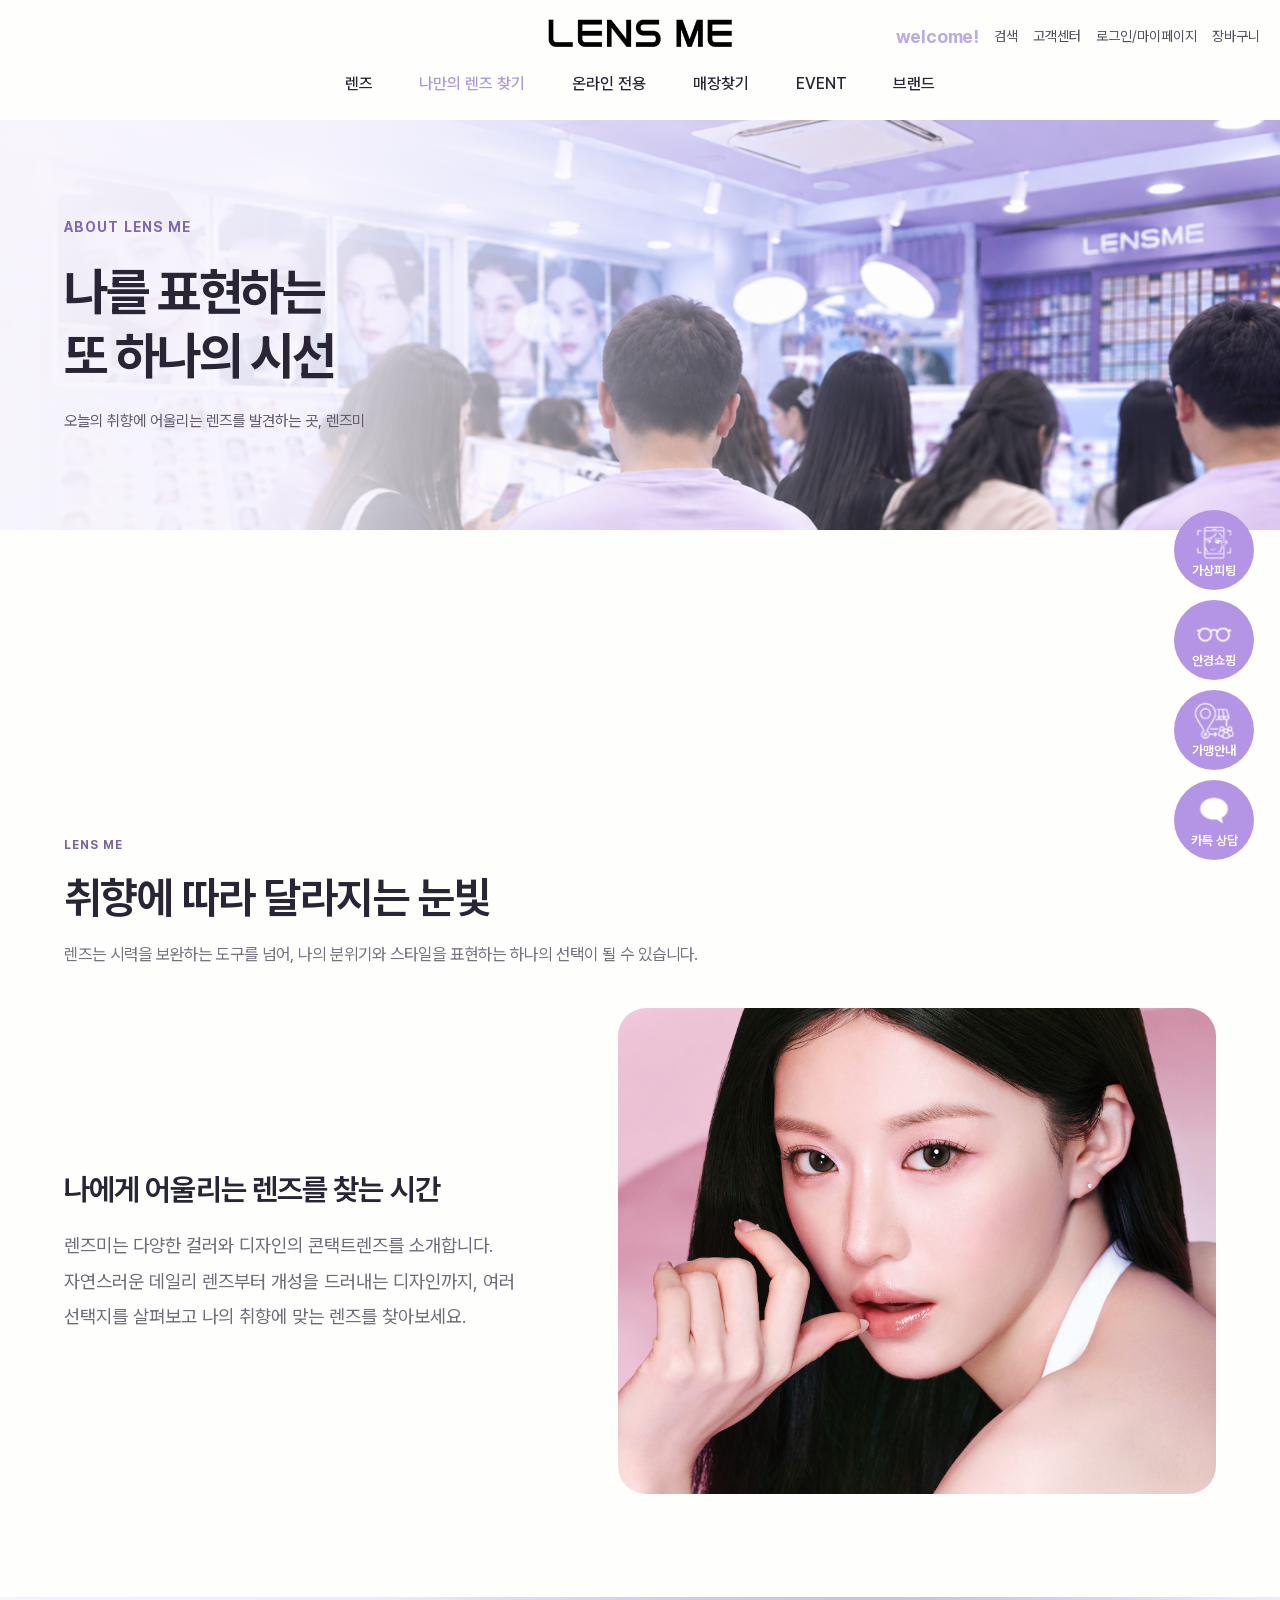
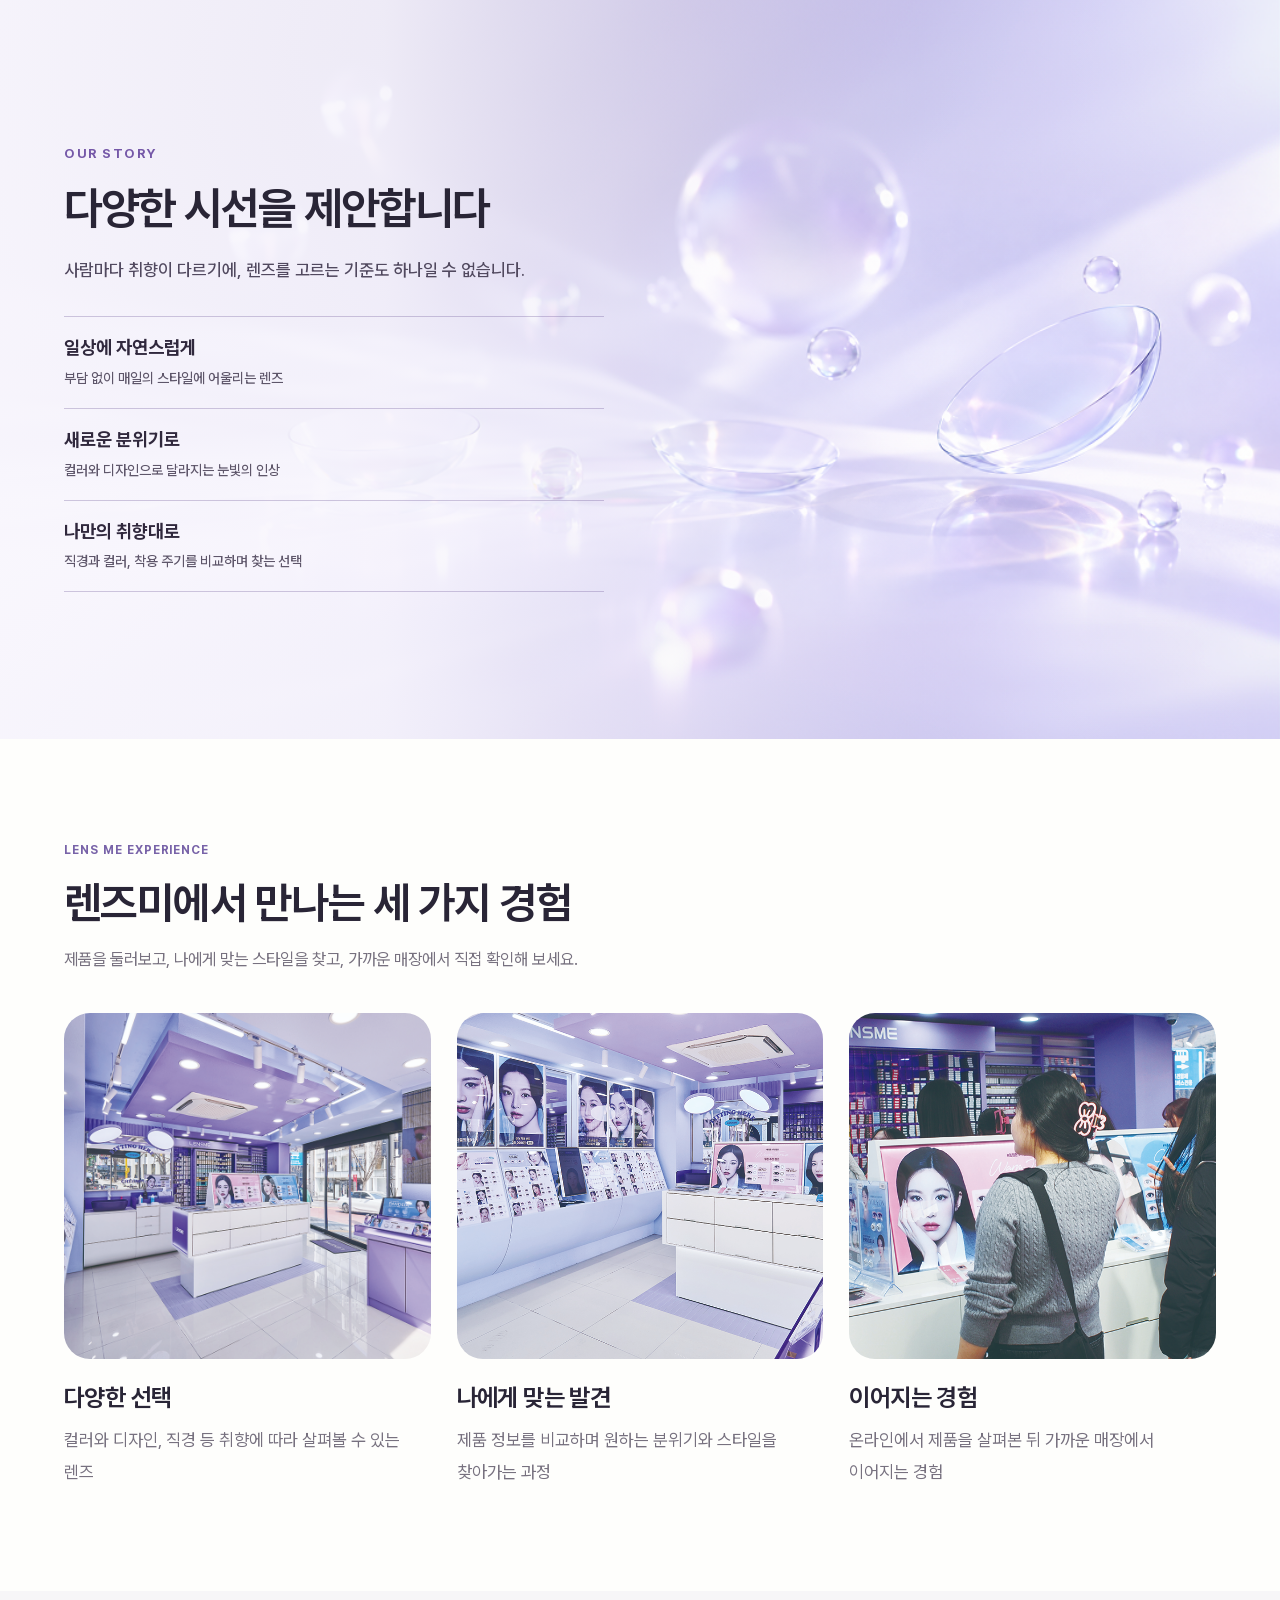
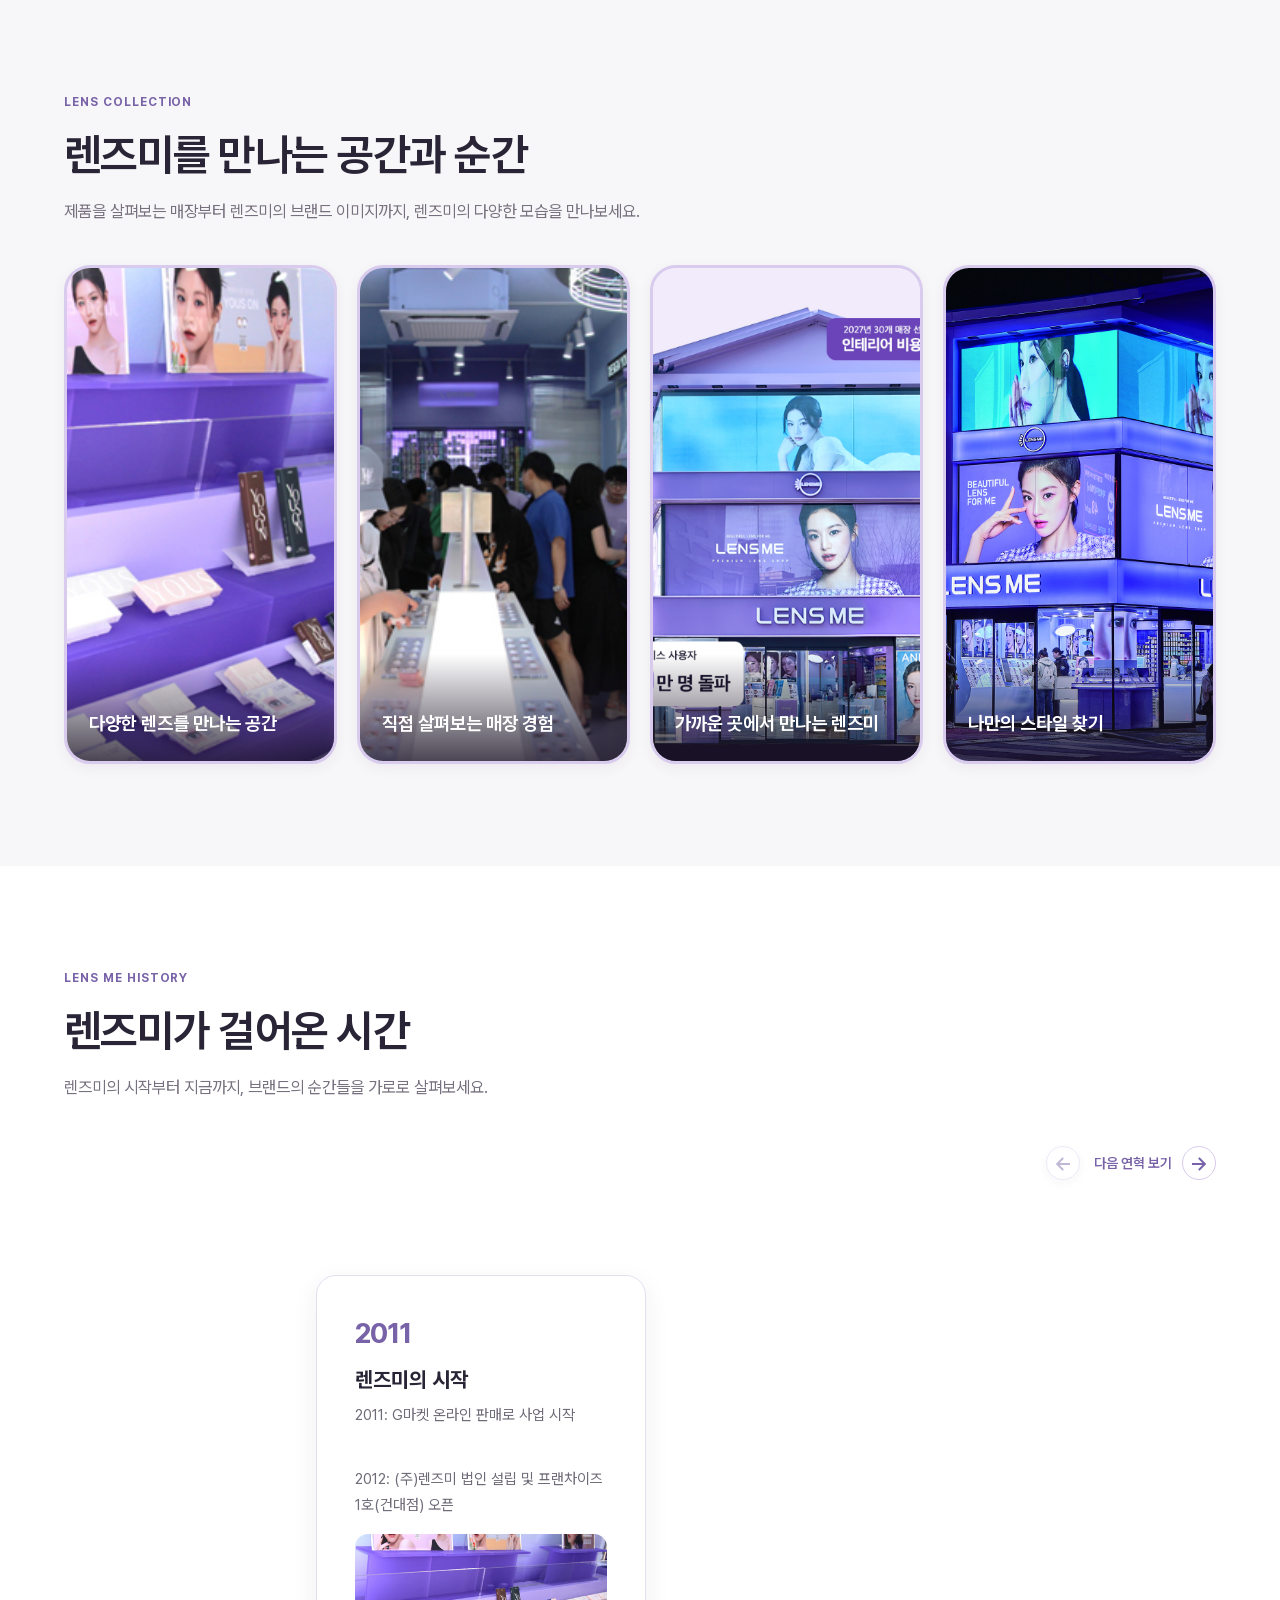
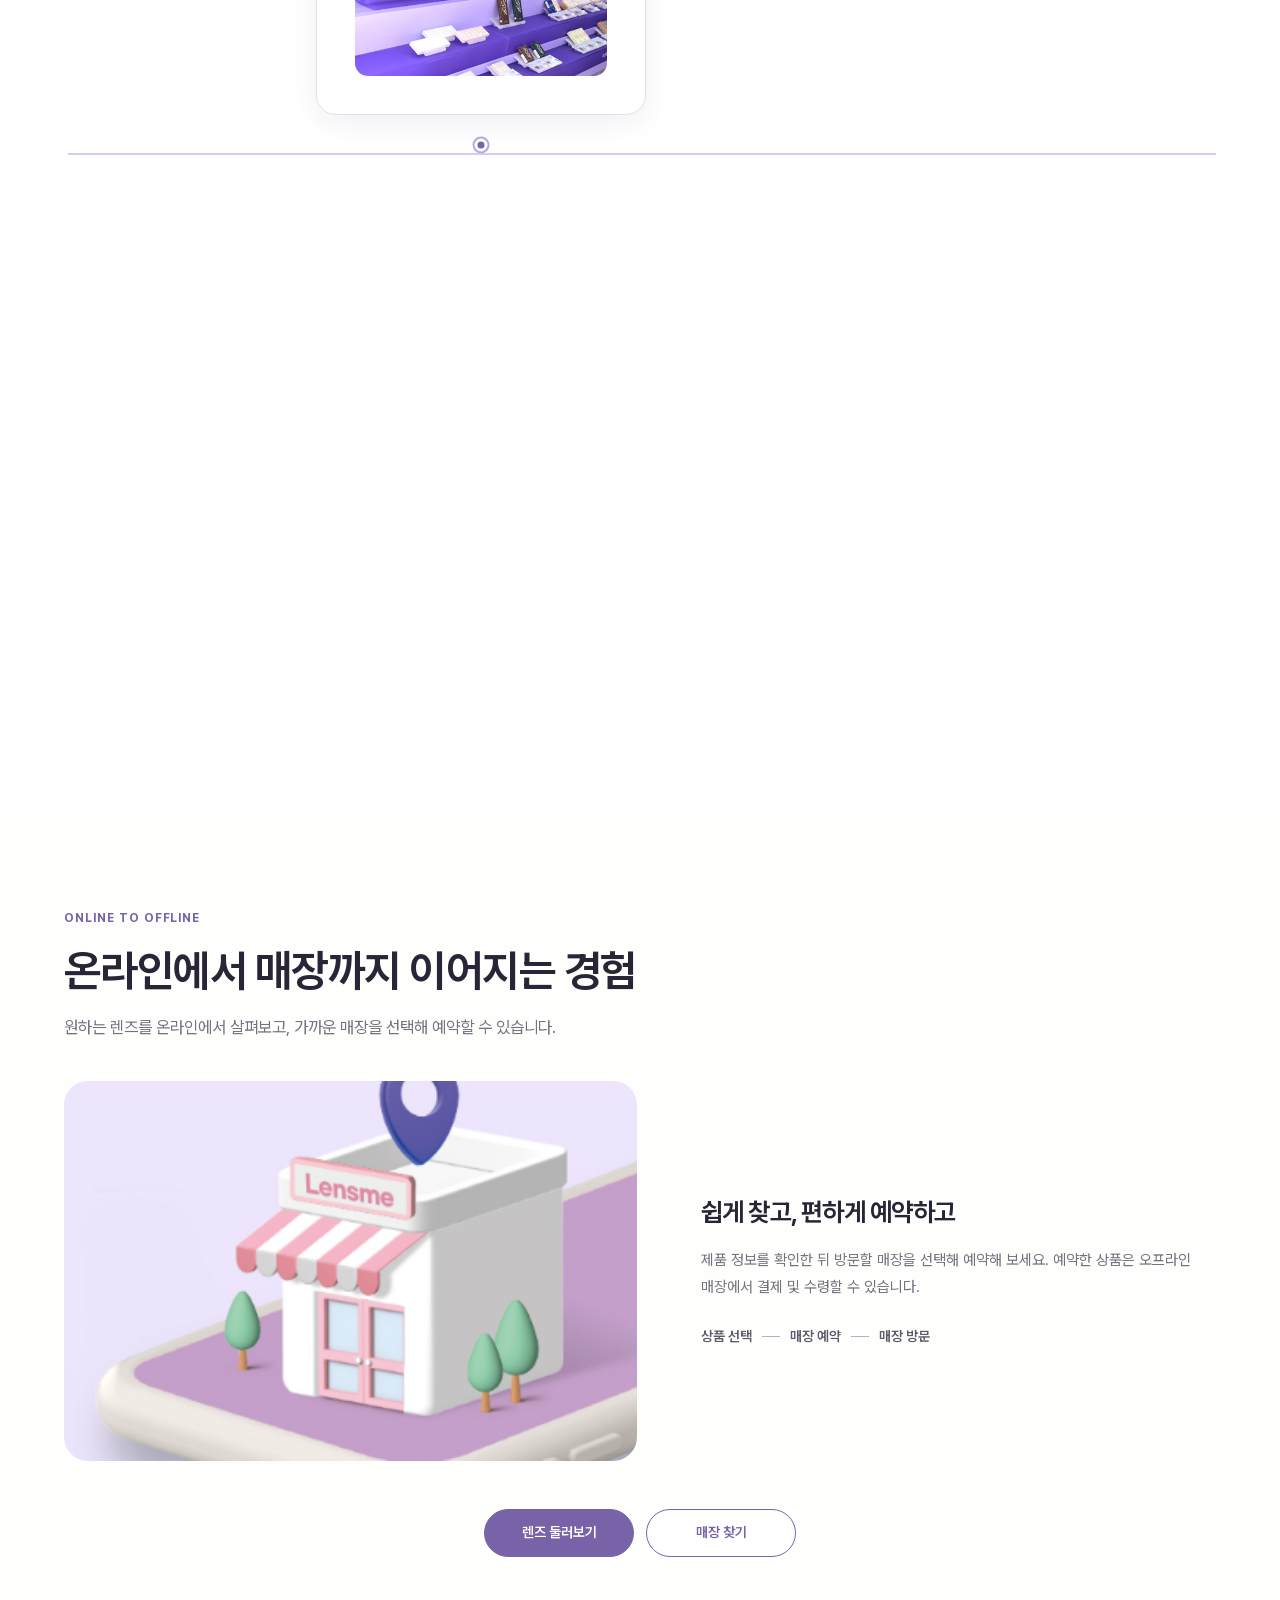
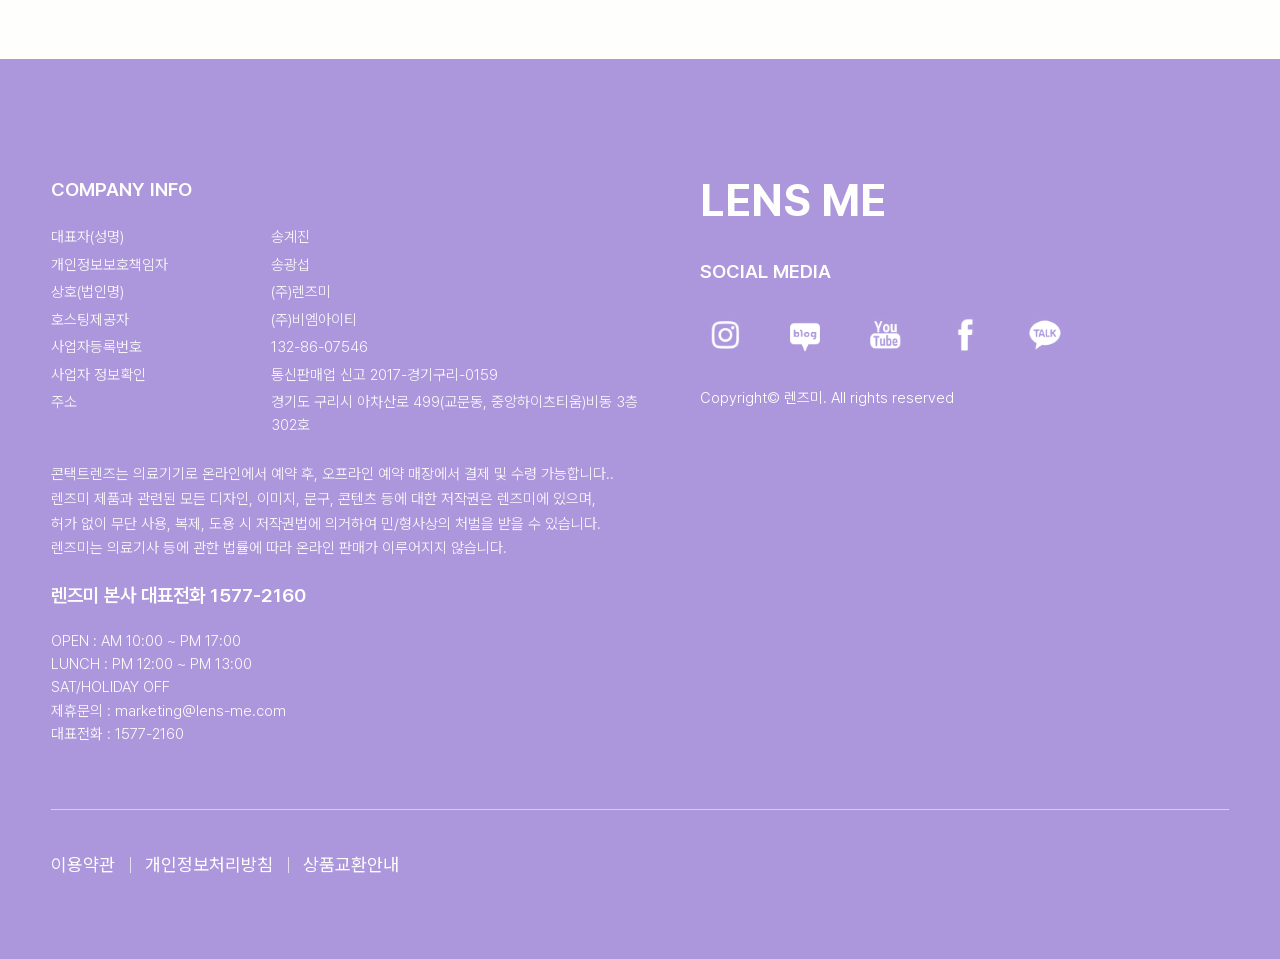
<file: Lensme/brand.html>
<!DOCTYPE html>
<html lang="ko">
<head>
    <meta charset="UTF-8">
    <meta name="viewport" content="width=device-width, initial-scale=1.0">
    <meta name="description" content="렌즈미의 다양한 렌즈와 브랜드 콘텐츠를 만나보세요.">
    <title>브랜드 | LENS ME</title>
    <link rel="stylesheet" href="../css/default.css">
    <link rel="stylesheet" href="../font/css/pretendardvariable.css">
    <link rel="stylesheet" href="css/main.css">
    <link rel="stylesheet" href="css/subpage.css">
    <link rel="stylesheet" href="css/brand.css?v=history-height-03">
    <script src="js/subpage.js" defer></script>
<!-- lens-submenu-sync-20261106 -->
</head>
<body>
            <div id="wrap">
            <header class="site-header">
            <div class="header-inner">
                <div class="header-top">
                    <div class="header-utility">
                        <a class="welcome" href="index.html" aria-label="렌즈미 홈">welcome!</a>
                        <a href="#" aria-label="검색">검색</a>
                        <a href="#">고객센터</a>
                        <a href="#">로그인/마이페이지</a>
                        <a href="#">장바구니</a>
                    </div>
                    <a class="header-logo" href="index.html" aria-label="렌즈미 홈">
                        <img src="img/logo_new%202.svg" alt="렌즈미">
                    </a>
                    <button class="mobile-menu-button" type="button" aria-expanded="false" aria-controls="primary-navigation">
                        <span></span>
                        <span></span>
                        <span class="sr-only">메뉴 열기</span>
                    </button>
                    </div>
                    <nav class="primary-navigation" id="primary-navigation" aria-label="주요 메뉴">
                        <div class="nav-item">
                        <a href="#" aria-expanded="false">렌즈</a>
                        <ul class="nav-submenu">
                            <li><a href="all.html?tab=all">전체</a></li>
                            <li><a href="all.html?tab=best">BEST/NEW</a></li>
                            <li><a href="all.html?tab=period">주기별</a></li>
                            <li><a href="all.html?tab=function">기능별</a></li>
                            <li><a href="all.html?tab=series">시리즈별</a></li>
                        </ul>
                    </div>
                    <div class="nav-item nav-highlight">
                            <a href="#" aria-expanded="false">나만의 렌즈 찾기</a>
                            <ul class="nav-submenu">
                            <li><a href="finder.html">나만의 렌즈 찾기</a></li>
                        </ul>
                    </div>
                    <div class="nav-item">
                            <a href="#" aria-expanded="false">온라인 전용</a>
                            <ul class="nav-submenu">
                            <li><a href="online.html">온라인 전용 렌즈</a></li>
                            <li><a href="#">온라인 전용 혜택</a></li>
                        </ul>
                    </div>
                    <div class="nav-item">
                        <a href="#" aria-expanded="false">매장찾기</a>
                        <ul class="nav-submenu">
                            <li><a href="store.html">매장찾기</a></li>
                        </ul>
                    </div>
                    <div class="nav-item">
                            <a href="#" aria-expanded="false">EVENT</a>
                            <ul class="nav-submenu">
                            <li><a href="event.html">쿠폰</a></li>
                            <li><a href="#">할인</a></li>
                        </ul>
                    </div>
                    <div class="nav-item">
                            <a href="#" aria-expanded="false">브랜드</a>
                            <ul class="nav-submenu">
                            <li><a href="brand.html">렌즈미 소개</a></li>
                            <li><a href="#">렌즈미 뉴스</a></li>
                            <li><a href="#">Dr. 렌즈미</a></li>
                        </ul>
                        </div>
                        </nav>
                         </div>
                        </header>
                        <main class="brand-story">
                          <section class="brand-hero" aria-labelledby="brand-page-title">
                            <div class="brand-hero-frame">
                              <div class="brand-hero-image">
                                <img src="img/lensme-store-interior.png" alt="렌즈미 매장 내부에서 렌즈를 살펴보는 모습">
                              </div>
                              <div class="brand-inner brand-hero-content">
                                <p class="brand-eyebrow">ABOUT LENS ME</p>
                                <h1 id="brand-page-title">나를 표현하는<br>또 하나의 시선</h1>
                                <p class="brand-lead">오늘의 취향에 어울리는 렌즈를 발견하는 곳, 렌즈미</p>
                              </div>
                            </div>
                          </section>
                              <section class="brand-section" aria-labelledby="brand-intro-title">
                                <div class="brand-inner">
                                <div class="brand-section-head"><p class="brand-eyebrow">LENS ME</p><h2 id="brand-intro-title">취향에 따라 달라지는 눈빛</h2><p>렌즈는 시력을 보완하는 도구를 넘어, 나의 분위기와 스타일을 표현하는 하나의 선택이 될 수 있습니다.</p></div>
                                  <div class="brand-intro-grid">
                                <div class="brand-intro-copy"><h3>나에게 어울리는 렌즈를 찾는 시간</h3><p>렌즈미는 다양한 컬러와 디자인의 콘택트렌즈를 소개합니다. 자연스러운 데일리 렌즈부터 개성을 드러내는 디자인까지, 여러 선택지를 살펴보고 나의 취향에 맞는 렌즈를 찾아보세요.</p></div>
                                <div class="brand-image"><img src="img/13.jpg" alt="렌즈미 제품과 스타일을 보여주는 이미지"></div>
                                  </div>
                                    </div>
                                  </section>
                                  <section class="brand-section brand-story-feature" aria-labelledby="brand-story-title">
                                    <div class="brand-story-background">
                                      <img src="img/lensme-store-ai-big-01.png" alt="" aria-hidden="true">
                                    </div>
                                    <div class="brand-inner brand-story-overlay">
                                      <div class="brand-story-copy">
                                        <div class="brand-section-head">
                                          <p class="brand-eyebrow">OUR STORY</p>
                                          <h2 id="brand-story-title">다양한 시선을 제안합니다</h2>
                                          <p>사람마다 취향이 다르기에, 렌즈를 고르는 기준도 하나일 수 없습니다.</p>
                                        </div>
                                        <div class="brand-story-list">
                                          <div class="brand-story-item"><strong>일상에 자연스럽게</strong><p>부담 없이 매일의 스타일에 어울리는 렌즈</p></div>
                                          <div class="brand-story-item"><strong>새로운 분위기로</strong><p>컬러와 디자인으로 달라지는 눈빛의 인상</p></div>
                                          <div class="brand-story-item"><strong>나만의 취향대로</strong><p>직경과 컬러, 착용 주기를 비교하며 찾는 선택</p></div>
                                        </div>
                                      </div>
                                    </div>
                                  </section>
                                  <section class="brand-section" aria-labelledby="brand-values-title">
                                    <div class="brand-inner">
                                      <div class="brand-section-head"><p class="brand-eyebrow">LENS ME EXPERIENCE</p><h2 id="brand-values-title">렌즈미에서 만나는 세 가지 경험</h2><p>제품을 둘러보고, 나에게 맞는 스타일을 찾고, 가까운 매장에서 직접 확인해 보세요.</p></div>
                                      <div class="brand-values">
                                        <article class="brand-value-card"><div class="brand-value-image"><img src="img/4.jpg" alt="렌즈미 제품과 렌즈 스타일"></div><h3>다양한 선택</h3><p>컬러와 디자인, 직경 등 취향에 따라 살펴볼 수 있는 렌즈</p></article>
                                        <article class="brand-value-card"><div class="brand-value-image"><img src="img/5.jpg" alt="렌즈미 브랜드 콘텐츠 이미지"></div><h3>나에게 맞는 발견</h3><p>제품 정보를 비교하며 원하는 분위기와 스타일을 찾아가는 과정</p></article>
                                        <article class="brand-value-card"><div class="brand-value-image"><img src="img/6.jpg" alt="렌즈미 제품 이미지"></div><h3>이어지는 경험</h3><p>온라인에서 제품을 살펴본 뒤 가까운 매장에서 이어지는 경험</p></article>
                                      </div>
                                    </div>
                                  </section>
                                  <section class="brand-section brand-section--soft" aria-labelledby="brand-products-title">
                                    <div class="brand-inner">
                                      <div class="brand-section-head"><p class="brand-eyebrow">LENS COLLECTION</p><h2 id="brand-products-title">렌즈미를 만나는 공간과 순간</h2><p>제품을 살펴보는 매장부터 렌즈미의 브랜드 이미지까지, 렌즈미의 다양한 모습을 만나보세요.</p></div>
                                      <div class="brand-products" aria-label="렌즈미 브랜드와 매장 이미지">
                                        <button class="brand-product" type="button" aria-pressed="false">
                                          <img src="img/7.jpg" alt="렌즈미 매장 제품 진열">
                                          <span class="brand-product-caption">다양한 렌즈를 만나는 공간</span>
                                        </button>
                                        <button class="brand-product" type="button" aria-pressed="false">
                                          <img src="img/8.jpg" alt="렌즈미 매장 내부">
                                          <span class="brand-product-caption">직접 살펴보는 매장 경험</span>
                                        </button>
                                        <button class="brand-product" type="button" aria-pressed="false">
                                          <img src="img/9.png" alt="렌즈미 브랜드 매장 외관">
                                          <span class="brand-product-caption">가까운 곳에서 만나는 렌즈미</span>
                                        </button>
                                        <button class="brand-product" type="button" aria-pressed="false">
                                          <img src="img/10.jpg" alt="렌즈미 렌즈 스타일 이미지">
                                          <span class="brand-product-caption">나만의 스타일 찾기</span>
                                        </button>
                                      </div>
                                    </div>
                                  </section>
                                  <!-- 브랜드 연혁 가로 타임라인: 문구와 연도는 교체용 예시 콘텐츠 -->
                                  <section class="brand-history-section" aria-labelledby="brand-history-title">
                                    <div class="brand-inner">
                                      <div class="brand-section-head">
                                        <p class="brand-eyebrow">LENS ME HISTORY</p>
                                        <h2 id="brand-history-title">렌즈미가 걸어온 시간</h2>
                                        <p>렌즈미의 시작부터 지금까지, 브랜드의 순간들을 가로로 살펴보세요.</p>
                                      </div>
                                      <div class="brand-history-controls" aria-label="연혁 이동"><button class="brand-history-nav brand-history-prev" type="button" aria-label="이전 연혁 보기">←</button><button class="brand-history-hint brand-history-nav brand-history-next" type="button" aria-label="다음 연혁 보기"><span>다음 연혁 보기</span><span class="brand-history-arrow" aria-hidden="true">→</span></button></div>
                                      <div class="brand-history-viewport" tabindex="0" aria-label="렌즈미 연혁. 좌우로 스크롤할 수 있습니다.">
                                        <div class="brand-history-track">
                                          <article class="brand-history-item is-top">
                                            <div class="brand-history-card">
                                              <span class="brand-history-year">2011</span>
                                              <h3>렌즈미의 시작</h3>
                                              <p>2011: G마켓 온라인 판매로 사업 시작</p>
                                               <p>2012: (주)렌즈미 법인 설립 및 프랜차이즈 1호(건대점) 오픈</p>
                                              <div class="brand-history-image"><img src="img/7.jpg" alt="렌즈미 브랜드 연혁 이미지 예시 1"></div>
                                            </div>
                                          </article>
                                          <article class="brand-history-item is-bottom">
                                            <div class="brand-history-card">
                                              <span class="brand-history-year">2016</span>
                                              <h3>새로운 도약</h3>
                                              <p>가맹점 100호점 돌파</p>
                                              <p>업계 최초 멤버십 앱 ‘마이렌즈미’ 오픈 및 혼혈렌즈 ‘미묘 홀로그램’ 출시.</p>
                                              <div class="brand-history-image"><img src="img/8.jpg" alt="렌즈미 브랜드 연혁 이미지 예시 2"></div>
                                            </div>
                                          </article>
                                          <article class="brand-history-item is-top">
                                            <div class="brand-history-card">
                                              <span class="brand-history-year">2019</span>
                                              <h3>브랜드 경험 확장</h3>
                                              <p>2018–2019: 가맹점 200호점 달성, 대한민국 100대 프랜차이즈 및 올해의 브랜드 대상 1위 선정</p>
                                              <p>2020–2021: 굿디자인 어워드 수상(MAKE OVER 1DAY), 일자리 우수기업·청년친화 강소기업 선정</p>
                                              <div class="brand-history-image"><img src="img/9.png" alt="렌즈미 브랜드 연혁 이미지 예시 3"></div>
                                            </div>
                                          </article>
                                          <article class="brand-history-item is-bottom">
                                            <div class="brand-history-card">
                                              <span class="brand-history-year">2022</span>
                                              <h3>다양한 만남</h3>
                                              <p>대한민국디자인대상 디자인 경영 부문 장관상 수상</p>
                                              <p>경기도 유망 중소기업 선정 및 여가친화인증 획득</p>
                                              <div class="brand-history-image"><img src="img/3.png" alt="렌즈미 브랜드 연혁 이미지 예시 4"></div>
                                            </div>
                                          </article>
                                          <article class="brand-history-item is-top">
                                            <div class="brand-history-card">
                                              <span class="brand-history-year">2026</span>
                                              <h3>오늘의 렌즈미</h3>
                                              <p>2024–2025: 글로벌 IP스타 기업 선정, 여가친화경영기업·일하기 좋은 기업 재인증</p>
                                              <p> 2025–2026: 홍대 중심가 신규 오픈(홍대거리점) 및 성수점 팝업스토어 오픈</p>
                                              <div class="brand-history-image"><img src="img/10.jpg" alt="렌즈미 브랜드 연혁 이미지 예시 5"></div>
                                            </div>
                                          </article>
                                        </div>
                                      </div>
                                    </div>
                                  </section>
                                  <section class="brand-section" aria-labelledby="brand-experience-title">
                                    <div class="brand-inner">
                                      <div class="brand-section-head"><p class="brand-eyebrow">ONLINE TO OFFLINE</p><h2 id="brand-experience-title">온라인에서 매장까지 이어지는 경험</h2><p>원하는 렌즈를 온라인에서 살펴보고, 가까운 매장을 선택해 예약할 수 있습니다.</p></div>
                                      <div class="brand-experience-grid">
                                        <div class="brand-experience-image"><img src="img/3.png" alt="렌즈미 제품을 살펴보는 이미지"></div>
                                        <div class="brand-experience-copy"><h3>쉽게 찾고, 편하게 예약하고</h3><p>제품 정보를 확인한 뒤 방문할 매장을 선택해 예약해 보세요. 예약한 상품은 오프라인 매장에서 결제 및 수령할 수 있습니다.</p><ol class="brand-steps"><li>상품 선택</li><li>매장 예약</li><li>매장 방문</li></ol></div>
                                      </div>
                                      <div class="brand-experience-actions">
                                        <a class="brand-cta-link" href="all.html">렌즈 둘러보기</a>
                                        <a class="brand-cta-link brand-cta-link--light" href="store.html">매장 찾기</a>
                                      </div>
                                    </div>
                                  </section>
                                </main>
                                <footer class="site-footer">
                                            <div class="site-footer-inner">
                                                <div class="site-footer-main">
                                                    <section class="footer-company" aria-labelledby="footer-company-title">
                                                        <h2 id="footer-company-title">COMPANY INFO</h2>
                                                        <dl class="footer-company-info">
                                                            <div><dt>대표자(성명)</dt><dd>송계진</dd></div>
                                                            <div><dt>개인정보보호책임자</dt><dd>송광섭</dd></div>
                                                            <div><dt>상호(법인명)</dt><dd>(주)렌즈미</dd></div>
                                                            <div><dt>호스팅제공자</dt><dd>(주)비엠아이티</dd></div>
                                                            <div><dt>사업자등록번호</dt><dd>132-86-07546</dd></div>
                                                            <div><dt>사업자 정보확인</dt><dd>통신판매업 신고 2017-경기구리-0159 </dd></div>
                                                            <div><dt>주소</dt><dd>경기도 구리시 아차산로 499(교문동, 중앙하이츠티움)비동 3층 302호</dd></div>
                                                        </dl>
                                                        <p class="footer-notice">
                                                            콘택트렌즈는 의료기기로 온라인에서 예약 후, 오프라인 예약 매장에서 결제 및 수령 가능합니다..<br>
                                                            렌즈미 제품과 관련된 모든 디자인, 이미지, 문구, 콘텐츠 등에 대한 저작권은 렌즈미에 있으며,<br>
                                                            허가 없이 무단 사용, 복제, 도용 시 저작권법에 의거하여 민/형사상의 처벌을 받을 수 있습니다.<br>
                                                            렌즈미는 의료기사 등에 관한 법률에 따라 온라인 판매가 이루어지지 않습니다.
                                                        </p>
                                                        <p class="footer-main-phone">렌즈미 본사 대표전화 1577-2160</p>
                                                        <div class="footer-contact">
                                                            <p>OPEN : AM 10:00 ~ PM 17:00</p>
                                                            <p>LUNCH : PM 12:00 ~ PM 13:00</p>
                                                            <p>SAT/HOLIDAY OFF</p>
                                                            <p>제휴문의 : marketing@lens-me.com</p>
                                                            <p>대표전화 : 1577-2160</p>
                                                        </div>
                                                    </section>
                                                    <section class="footer-social" aria-labelledby="footer-social-title">
                                                        <a class="footer-brand" href="#" aria-label="렌즈미 홈">LENS ME</a>
                                                        <h2 id="footer-social-title">SOCIAL MEDIA</h2>
                                                        <div class="footer-social-links">
                                                            <a href="#" aria-label="Instagram"><img src="img/lnstagram_icon.svg" alt=""></a>
                                                            <a href="#" aria-label="Blog"><img src="img/blog_icon.svg" alt=""></a>
                                                            <a href="#" aria-label="YouTube"><img src="img/youtube_icon.svg" alt=""></a>
                                                            <a href="#" aria-label="Facebook"><img src="img/facebook_icon.svg" alt=""></a>
                                                            <a href="#" aria-label="KakaoTalk"><img src="img/talk_.svg" alt=""></a>
                                                        </div>
                                                        <p class="footer-copyright">Copyright© 렌즈미. All rights reserved</p>
                                                    </section>
                                                </div>
                                                <nav class="footer-legal-links" aria-label="관련 정책">
                                                    <a href="#">이용약관</a>
                                                    <a href="#">개인정보처리방침</a>
                                                    <a href="#">상품교환안내</a>
                                                </nav>
                                            </div>
                                                </footer>
                                                <aside class="floating-category" aria-label="빠른 메뉴">
                                            <a class="floating-category-button" href="#" aria-label="가상피팅">
                                                <div class="floating-category-circle">
                                                    <img src="img/imagine_icon.svg" alt="">
                                                    <span>가상피팅</span>
                                                </div>
                                            </a>
                                            <a class="floating-category-button" href="#" aria-label="안경 쇼핑">
                                                <div class="floating-category-circle">
                                                    <img src="img/Glasses_icon.svg" alt="">
                                                    <span>안경쇼핑</span>
                                                </div>
                                            </a>
                                            <a class="floating-category-button" href="franchise.html" aria-label="가맹안내">
                                                <div class="floating-category-circle">
                                                    <img src="img/Shopping_icon.svg" alt="">
                                                    <span>가맹안내</span>
                                                </div>
                                            </a>
                                            <a class="floating-category-button" href="#" aria-label="카톡 상담">
                                                <div class="floating-category-circle">
                                                    <img src="img/Counseling_icon.svg" alt="">
                                                    <span>카톡 상담</span>
                                                </div>
                                            </a>
                                        </aside>
                                </div>
<script>
document.addEventListener("DOMContentLoaded",function(){
  const brandStory=document.querySelector(".brand-story");
  if(brandStory){
    const revealSections=Array.from(brandStory.querySelectorAll(":scope > section"));
    const reduceMotion=window.matchMedia("(prefers-reduced-motion: reduce)").matches;

    if(reduceMotion || !("IntersectionObserver" in window)){
      revealSections.forEach(section=>section.classList.add("is-scroll-revealed"));
    }else{
      brandStory.classList.add("is-scroll-reveal-ready");
      const sectionObserver=new IntersectionObserver(function(entries,observer){
        entries.forEach(function(entry){
          if(entry.isIntersecting){
            entry.target.classList.add("is-scroll-revealed");
            observer.unobserve(entry.target);
          }
        });
      },{
        threshold:0,
        rootMargin:"0px 0px -10% 0px"
      });
      revealSections.forEach(function(section){
        section.classList.remove("is-scroll-revealed");
        sectionObserver.observe(section);
      });
    }
  }

  const products=document.querySelectorAll(".brand-product");
  products.forEach(function(product){
    product.addEventListener("click",function(){
      products.forEach(function(item){
        const selected=item===product;
        item.classList.toggle("is-selected",selected);
        item.setAttribute("aria-pressed",String(selected));
      });
    });
  });

  const historyViewport=document.querySelector(".brand-history-viewport");
  if(historyViewport){
    const historyItems=Array.from(historyViewport.querySelectorAll(".brand-history-item"));
    const historyTrack=historyViewport.querySelector(".brand-history-track");
    const nextButton=document.querySelector(".brand-history-next");
    const prevButton=document.querySelector(".brand-history-prev");

    if(historyItems.length && historyTrack){
      let dragging=false;
      let pointerStartX=0;
      let scrollStart=0;
      let animationFrame=0;
      let activeIndex=0;
      let scrollAnimation=0;

      function itemTarget(index){
        const item=historyItems[index];
        return Math.max(0,Math.min(
          item.offsetLeft + item.offsetWidth/2 - historyViewport.clientWidth/2,
          historyViewport.scrollWidth-historyViewport.clientWidth
        ));
      }

      function updateActiveIndex(){
        const center=historyViewport.scrollLeft+historyViewport.clientWidth/2;
        let closest=0;
        let distance=Infinity;
        historyItems.forEach(function(item,index){
          const itemCenter=item.offsetLeft+item.offsetWidth/2;
          const currentDistance=Math.abs(center-itemCenter);
          if(currentDistance<distance){distance=currentDistance;closest=index;}
        });
        activeIndex=closest;
        historyItems.forEach(function(item,index){
          if(index<=activeIndex) item.classList.add("is-visible");
        });
        if(prevButton) prevButton.disabled=activeIndex===0;
        if(nextButton) nextButton.disabled=activeIndex===historyItems.length-1;
      }

      function revealMilestones(){
        const revealLine=historyViewport.scrollLeft+historyViewport.clientWidth*.72;
        historyItems.forEach(function(item,index){
          if(index===0 || item.offsetLeft<revealLine) item.classList.add("is-visible");
        });
        updateActiveIndex();
      }

      function moveToIndex(index){
        const bounded=Math.max(0,Math.min(index,historyItems.length-1));
        activeIndex=bounded;
        const from=historyViewport.scrollLeft;
        const to=itemTarget(bounded);
        cancelAnimationFrame(scrollAnimation);
        const duration=950;
        const startTime=performance.now();
        function animate(now){
          const progress=Math.min(1,(now-startTime)/duration);
          const eased=progress<.5
            ? 4*progress*progress*progress
            : 1-Math.pow(-2*progress+2,3)/2;
          historyViewport.scrollLeft=from+(to-from)*eased;
          revealMilestones();
          if(progress<1) scrollAnimation=requestAnimationFrame(animate);
          else {historyViewport.scrollLeft=to;scrollAnimation=0;revealMilestones();}
        }
        scrollAnimation=requestAnimationFrame(animate);
        historyItems[bounded].classList.add("is-visible");
      }

      if(nextButton) nextButton.addEventListener("click",function(){moveToIndex(activeIndex+1);});
      if(prevButton) prevButton.addEventListener("click",function(){moveToIndex(activeIndex-1);});

      historyViewport.addEventListener("scroll",revealMilestones,{passive:true});
      window.addEventListener("resize",revealMilestones);

      historyViewport.addEventListener("pointerdown",function(event){
        if(event.pointerType!=="mouse" || event.button!==0) return;
        dragging=true;
        pointerStartX=event.clientX;
        scrollStart=historyViewport.scrollLeft;
        cancelAnimationFrame(scrollAnimation);
        scrollAnimation=0;
        historyViewport.classList.add("is-dragging");
        historyViewport.setPointerCapture(event.pointerId);
      });

      historyViewport.addEventListener("pointermove",function(event){
        if(!dragging) return;
        historyViewport.scrollLeft=scrollStart-(event.clientX-pointerStartX);
        revealMilestones();
      });

      function endHistoryDrag(){
        if(!dragging) return;
        dragging=false;
        historyViewport.classList.remove("is-dragging");
        updateActiveIndex();
      }
      historyViewport.addEventListener("pointerup",endHistoryDrag);
      historyViewport.addEventListener("pointercancel",endHistoryDrag);
      historyViewport.addEventListener("lostpointercapture",endHistoryDrag);
      historyItems.forEach(function(item,index){item.classList.toggle("is-visible",index===0);});
      revealMilestones();
    }
  }
});
</script>
</body>
</html>
</file>
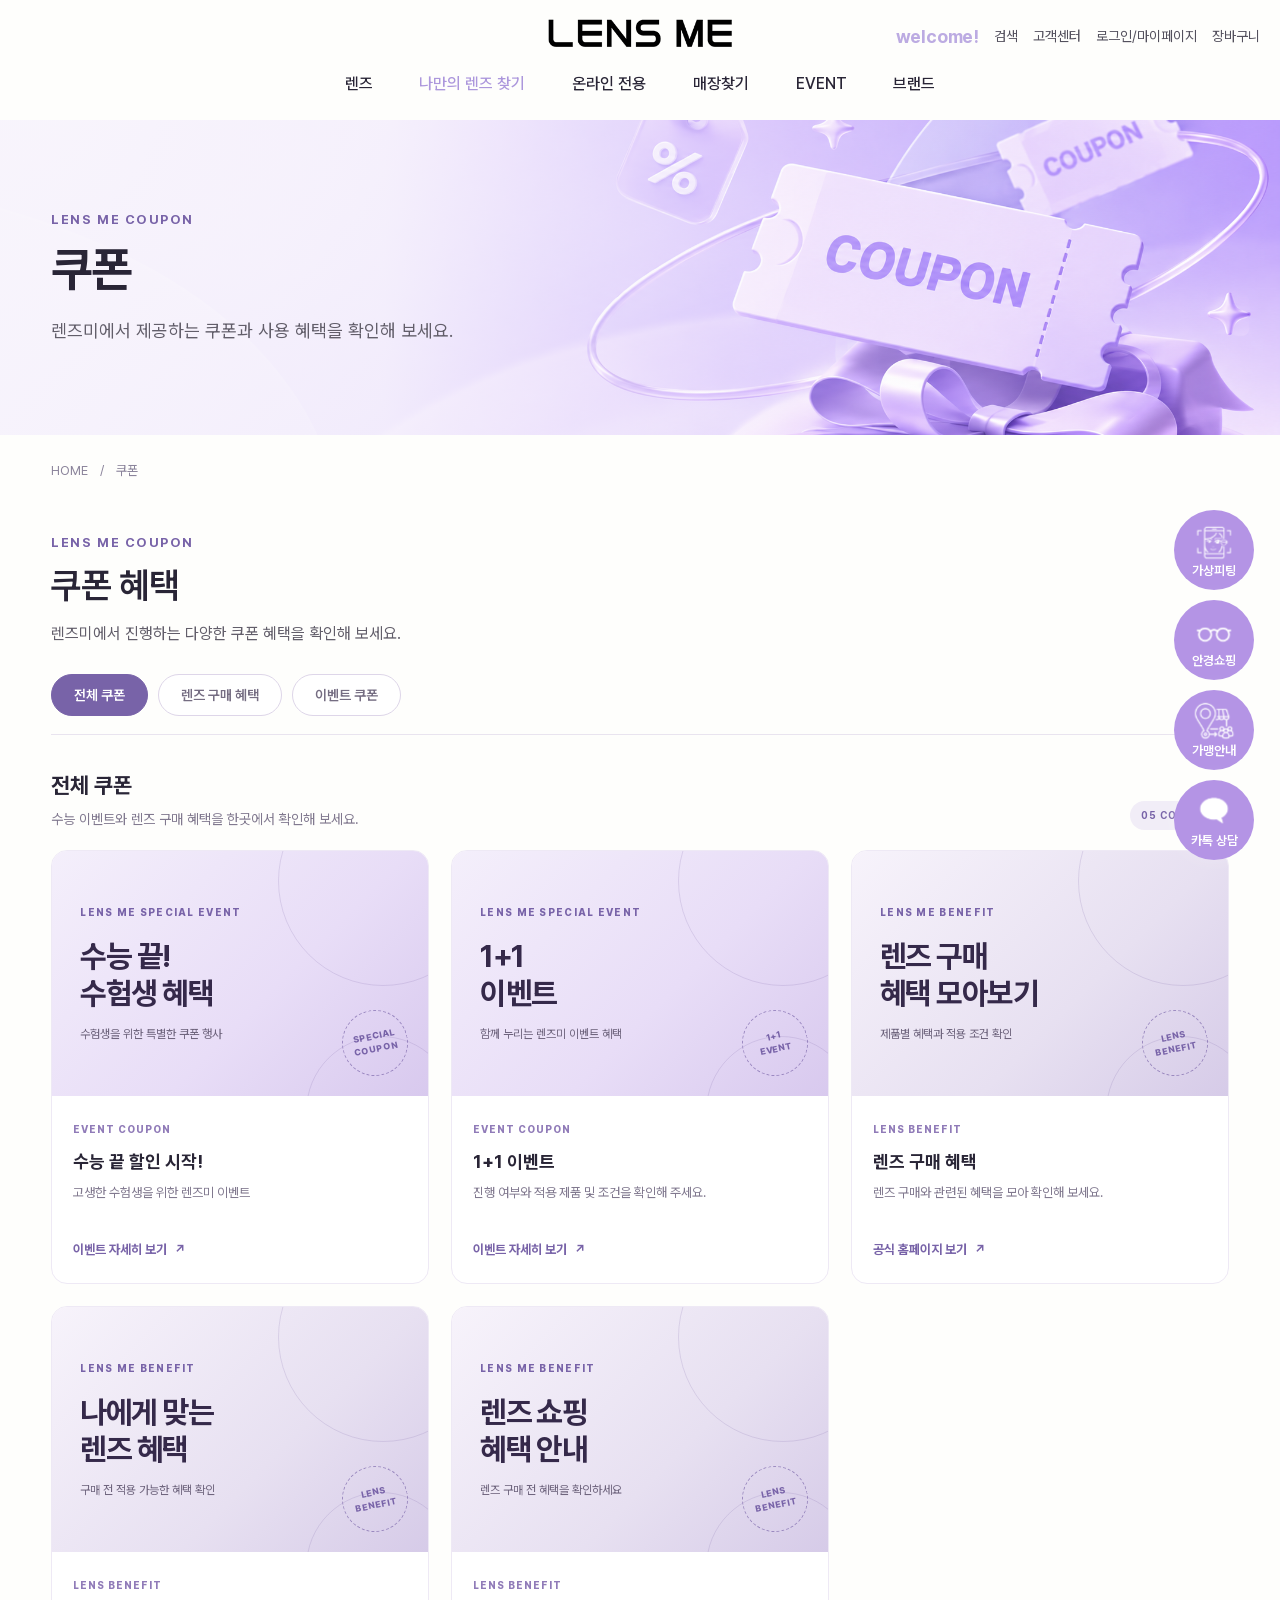
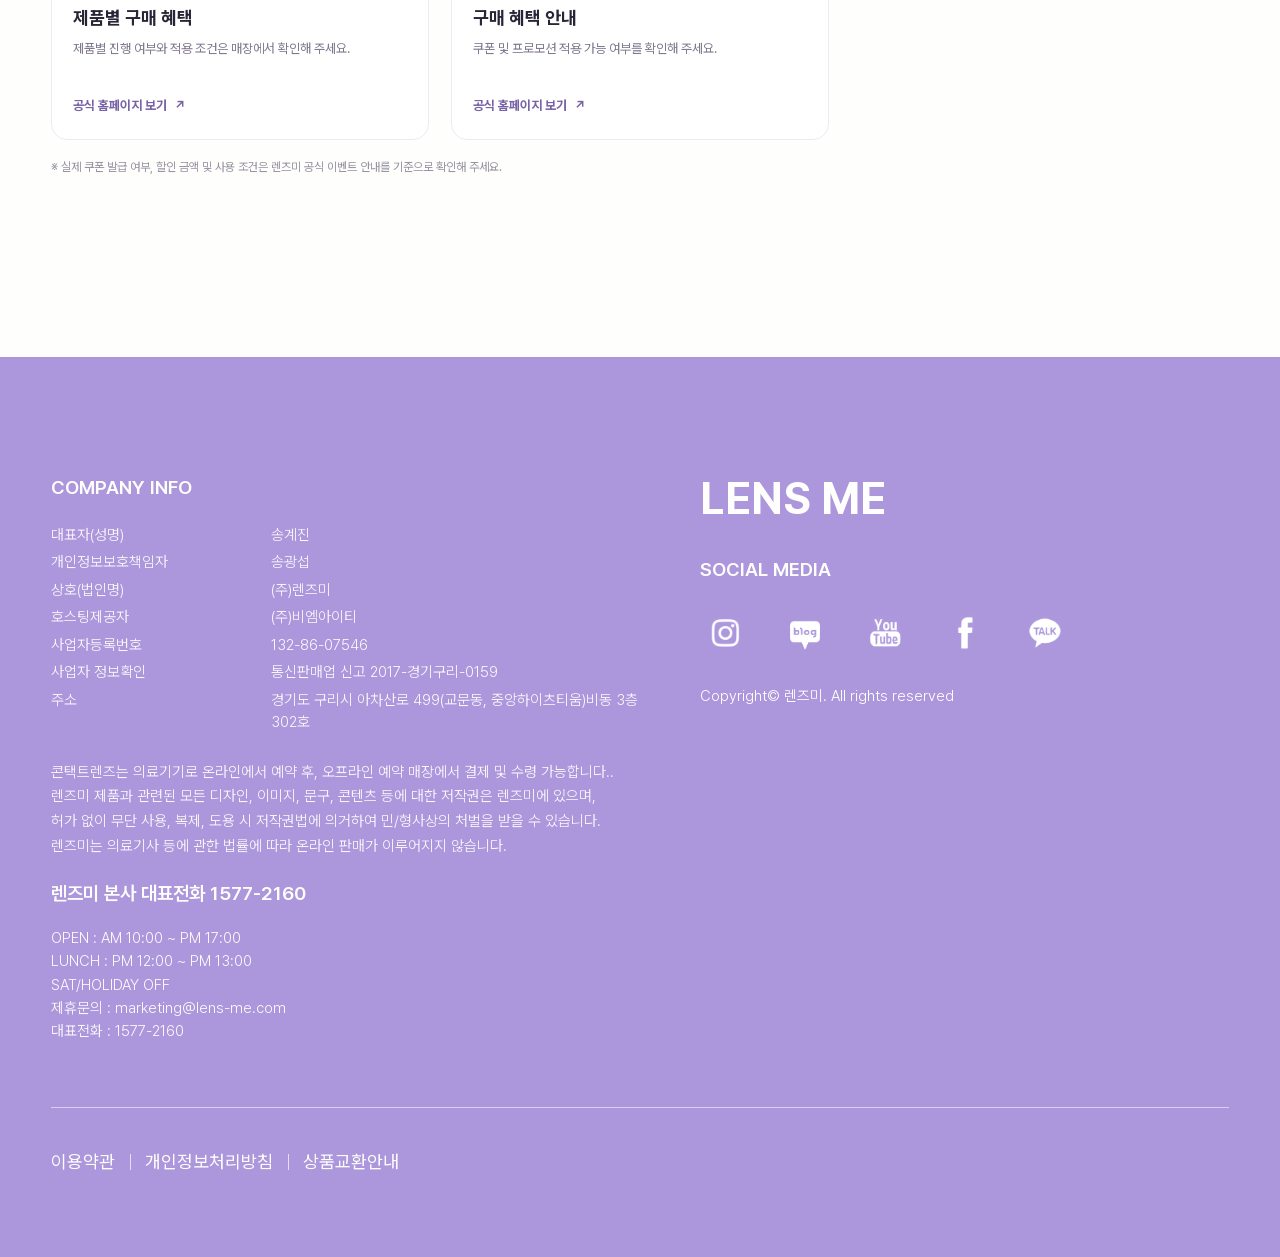
<file: Lensme/event.html>
<!DOCTYPE html>
<html lang="ko">
<head>
    <meta charset="UTF-8">
    <meta name="viewport" content="width=device-width, initial-scale=1.0">
    <meta name="description" content="렌즈미의 다양한 렌즈와 브랜드 콘텐츠를 만나보세요.">
    <title>EVENT | LENS ME</title>
    <link rel="stylesheet" href="../css/default.css">
    <link rel="stylesheet" href="../font/css/pretendardvariable.css">
    <link rel="stylesheet" href="css/main.css">
    <link rel="stylesheet" href="css/subpage.css">
    <script src="js/subpage.js" defer></script>
<!-- lens-submenu-sync-20261106 -->
<style>
.coupon-tabs{display:flex;gap:0;margin:0 0 24px;border-bottom:1px solid #e7e3eb}
.coupon-tab{position:relative;padding:15px 22px;border:0;border-bottom:2px solid transparent;background:transparent;color:#77717f;font:600 15px "Pretendard Variable",sans-serif;cursor:pointer;transition:.2s}
.coupon-tab.is-active{border-bottom-color:#7863A8;color:#7863A8}
.coupon-panel{padding:28px;border:1px solid #e9e6ed;border-radius:12px;background:#fff}
.coupon-panel[hidden]{display:none}
.coupon-panel-heading{display:flex;align-items:center;justify-content:space-between;gap:16px;margin-bottom:22px}
.coupon-panel-heading h3{margin:0 0 7px;color:#292536;font-size:21px}
.coupon-panel-heading p{margin:0;color:#81798f;font-size:14px}
.coupon-count{color:#7863A8;font-size:13px;font-weight:600}
.coupon-list{display:grid;grid-template-columns:repeat(3,minmax(0,1fr));gap:14px}
.coupon-card{position:relative;display:flex;min-height:176px;flex-direction:column;align-items:flex-start;justify-content:space-between;gap:18px;padding:22px;border:1px solid #e7e3eb;border-radius:10px;background:#fff;transition:border-color .2s,box-shadow .2s}
.coupon-card:hover{border-color:#b9acd0;box-shadow:0 5px 18px rgba(48,35,70,.06)}
.coupon-card-copy{min-width:0}
.coupon-card-type{margin:0 0 10px;color:#7863A8;font-size:12px;font-weight:700}
.coupon-card-copy h4{margin:0 0 8px;color:#292536;font-size:18px}
.coupon-card-copy>p:not(.coupon-card-type){margin:0 0 12px;color:#777181;font-size:13px;line-height:1.6}
.coupon-condition{display:block;padding-top:12px;border-top:1px dashed #e7e3eb;color:#81798f;font-size:12px;line-height:1.5}
.coupon-card-arrow{position:absolute;right:20px;top:17px;color:#a49aaf;font-size:20px}
.coupon-bottom-notice{margin:18px 0 0;padding:14px 16px;border-radius:8px;background:#f7f6f8;color:#777181;font-size:12px;line-height:1.65}
.coupon-guide-list{display:grid;grid-template-columns:repeat(3,minmax(0,1fr));gap:14px;margin:0;padding:0;list-style:none}
.coupon-guide-list li{display:flex;gap:14px;padding:20px;border:1px solid #e9e6ed;border-radius:10px;background:#fff}
.coupon-guide-list li>span{color:#7863A8;font-size:18px;font-weight:700}
.coupon-guide-list strong{display:block;margin:2px 0 8px;color:#292536;font-size:15px}
.coupon-guide-list p{margin:0;color:#777181;font-size:13px;line-height:1.6}
@media(max-width:900px){.coupon-list,.coupon-guide-list{grid-template-columns:1fr 1fr}}
@media(max-width:640px){.coupon-tabs{margin-bottom:18px}.coupon-tab{flex:1;padding:13px 8px;font-size:13px}.coupon-panel{padding:20px 14px}.coupon-panel-heading{align-items:flex-start}.coupon-panel-heading h3{font-size:19px}.coupon-count{font-size:12px}.coupon-list,.coupon-guide-list{grid-template-columns:1fr}.coupon-card{min-height:0;padding:19px}.coupon-guide-list li{padding:17px}}
</style>
<script>
document.addEventListener("DOMContentLoaded",function(){
  const tabs=document.querySelectorAll(".coupon-tab");
  const panels=document.querySelectorAll(".coupon-panel");
  tabs.forEach(function(tab){
    tab.addEventListener("click",function(){
      tabs.forEach(function(item){
        const active=item===tab;
        item.classList.toggle("is-active",active);
        item.setAttribute("aria-selected",String(active));
      });
      panels.forEach(function(panel){
        panel.hidden=panel.id!==tab.getAttribute("aria-controls");
      });
    });
  });
});
</script>
<style>
.coupon-filter{display:flex;flex-wrap:wrap;gap:10px;margin:0 0 34px;padding-bottom:18px;border-bottom:1px solid #e9e4ef}
.coupon-filter-button{padding:12px 22px;border:1px solid #ded6e9;border-radius:999px;background:#fff;color:#756d82;font:600 14px "Pretendard Variable",sans-serif;cursor:pointer;transition:background .2s,color .2s,border-color .2s}
.coupon-filter-button:hover{border-color:#9b83c5;color:#7863A8}
.coupon-filter-button.is-active{border-color:#7863A8;background:#7863A8;color:#fff}
.coupon-result-heading{display:flex;align-items:flex-end;justify-content:space-between;gap:16px;margin-bottom:20px}
.coupon-result-heading h3{margin:0 0 7px;color:#292536;font-size:22px}
.coupon-result-heading p{margin:0;color:#81798f;font-size:14px}
.coupon-result-count{padding:7px 11px;border-radius:999px;background:#f1edf7;color:#7863A8;font-size:10px;font-weight:700;letter-spacing:.1em}
.coupon-image-grid{display:grid;grid-template-columns:repeat(3,minmax(0,1fr));gap:22px}
.coupon-image-card{overflow:hidden;border:1px solid #eee9f5;border-radius:16px;background:#fff;transition:transform .2s,box-shadow .2s}
.coupon-image-card:hover{transform:translateY(-4px);box-shadow:0 12px 28px rgba(70,52,100,.09)}
.coupon-image-card[hidden]{display:none}
.coupon-art{position:relative;display:flex;min-height:245px;overflow:hidden;flex-direction:column;justify-content:center;padding:28px;background:linear-gradient(135deg,#f4effb 0%,#e8ddf7 58%,#d8c9ee 100%);color:#35294a}
.coupon-art:before,.coupon-art:after{position:absolute;content:"";border:1px solid rgba(120,99,168,.18);border-radius:50%}
.coupon-art:before{width:210px;height:210px;right:-60px;top:-75px}
.coupon-art:after{width:150px;height:150px;right:-28px;bottom:-90px}
.coupon-art-kicker{position:relative;z-index:1;margin-bottom:18px;color:#7863A8;font-size:10px;font-weight:800;letter-spacing:.13em}
.coupon-art strong{position:relative;z-index:1;font-size:clamp(25px,2.4vw,34px);line-height:1.2;letter-spacing:-.05em}
.coupon-art-sub{position:relative;z-index:1;margin-top:13px;color:#6f657e;font-size:12px}
.coupon-art-stamp{position:absolute;right:20px;bottom:20px;display:flex;width:66px;height:66px;align-items:center;justify-content:center;border:1px dashed rgba(120,99,168,.65);border-radius:50%;color:#7863A8;text-align:center;font-size:9px;font-weight:800;line-height:1.4;transform:rotate(-12deg)}
.coupon-art-lens{background:linear-gradient(135deg,#f7f3fb,#e7e0f1 60%,#d6cbe8)}
.coupon-image-copy{padding:20px 21px 22px}
.coupon-image-label{color:#907bb8;font-size:10px;font-weight:800;letter-spacing:.1em}
.coupon-image-copy h4{margin:8px 0;color:#292536;font-size:18px}
.coupon-image-copy p{min-height:38px;margin:0 0 16px;color:#81798f;font-size:13px;line-height:1.5}
.coupon-image-copy a{display:inline-flex;align-items:center;gap:7px;color:#7863A8;font-size:13px;font-weight:700;text-decoration:none}
.coupon-image-copy a:hover{text-decoration:underline}
.coupon-footnote{margin:18px 0 0;color:#9a93a3;font-size:12px;line-height:1.6}
@media(max-width:900px){.coupon-image-grid{grid-template-columns:repeat(2,minmax(0,1fr))}}
@media(max-width:640px){.coupon-filter{gap:7px;margin-bottom:26px}.coupon-filter-button{flex:1;padding:11px 9px;font-size:12px}.coupon-result-heading h3{font-size:19px}.coupon-image-grid{grid-template-columns:1fr;gap:16px}.coupon-art{min-height:210px}.coupon-image-copy{padding:18px}}
</style>
<script>
document.addEventListener("DOMContentLoaded",function(){
  const buttons=document.querySelectorAll(".coupon-filter-button");
  const cards=document.querySelectorAll(".coupon-image-card");
  const title=document.getElementById("coupon-result-title");
  const description=document.getElementById("coupon-result-description");
  const count=document.getElementById("coupon-result-count");
  const copy={
    all:["전체 쿠폰","수능 이벤트와 렌즈 구매 혜택을 한곳에서 확인해 보세요."],
    lens:["렌즈 구매 혜택","렌즈 구매와 관련된 혜택을 모아 확인해 보세요."],
    event:["이벤트 쿠폰","진행 중인 이벤트와 수험생 혜택을 확인해 보세요."]
  };

  function applyCouponFilter(filter){
    buttons.forEach(function(button){
      const active=button.dataset.couponFilter===filter;
      button.classList.toggle("is-active",active);
      button.setAttribute("aria-pressed",String(active));
    });

    let visible=0;
    cards.forEach(function(card){
      const show=filter==="all"||card.dataset.category===filter;
      card.hidden=!show;
      if(show) visible++;
    });

    title.textContent=copy[filter][0];
    description.textContent=copy[filter][1];
    count.textContent=String(visible).padStart(2,"0")+" COUPONS";
  }

  buttons.forEach(function(button){
    button.addEventListener("click",function(){
      applyCouponFilter(button.dataset.couponFilter);
    });
  });

  // 새로고침해도 전체 쿠폰이 기본으로 모두 표시되도록 초기 상태 적용
  applyCouponFilter("all");
});
</script>

<style>
/* Coupon hero banner image */
.coupon-page-hero {
  position: relative;
  isolation: isolate;
  min-height: clamp(270px, 22vw, 360px);
  overflow: hidden;
  background-color: #eee7f8;
  background-image:
    linear-gradient(90deg, rgba(248,245,252,.96) 0%, rgba(248,245,252,.88) 30%, rgba(248,245,252,.28) 62%, rgba(248,245,252,0) 100%),
    url("img/lensme-coupon.png");
  background-position: center;
  background-size: cover;
  background-repeat: no-repeat;
}
.coupon-page-hero .subpage-inner {
  position: relative;
  z-index: 1;
}
@media (max-width: 640px) {
  .coupon-page-hero {
    min-height: 250px;
    background-position: 58% center;
    background-image:
      linear-gradient(90deg, rgba(248,245,252,.94) 0%, rgba(248,245,252,.78) 48%, rgba(248,245,252,.22) 100%),
      url("img/lensme-coupon.png");
  }
}
</style>

</head>
<body>
<div id="wrap">
<header class="site-header">
            <div class="header-inner">
                <div class="header-top">
                    <div class="header-utility">
                        <a class="welcome" href="index.html" aria-label="렌즈미 홈">welcome!</a>
                        <a href="#" aria-label="검색">검색</a>
                        <a href="#">고객센터</a>
                        <a href="#">로그인/마이페이지</a>
                        <a href="#">장바구니</a>
                    </div>
                    <a class="header-logo" href="index.html" aria-label="렌즈미 홈">
                        <img src="img/logo_new%202.svg" alt="렌즈미">
                    </a>
                    <button class="mobile-menu-button" type="button" aria-expanded="false" aria-controls="primary-navigation">
                        <span></span>
                        <span></span>
                        <span class="sr-only">메뉴 열기</span>
                    </button>
                </div>
                <nav class="primary-navigation" id="primary-navigation" aria-label="주요 메뉴">
                    <div class="nav-item">
                        <a href="#" aria-expanded="false">렌즈</a>
                        <ul class="nav-submenu">
                            <li><a href="all.html?tab=all">전체</a></li>
                            <li><a href="all.html?tab=best">BEST/NEW</a></li>
                            <li><a href="all.html?tab=period">주기별</a></li>
                            <li><a href="all.html?tab=function">기능별</a></li>
                            <li><a href="all.html?tab=series">시리즈별</a></li>
                        </ul>
                    </div>
                    <div class="nav-item nav-highlight">
                        <a href="#" aria-expanded="false">나만의 렌즈 찾기</a>
                        <ul class="nav-submenu">
                            <li><a href="finder.html">나만의 렌즈 찾기</a></li>
                        </ul>
                    </div>
                    <div class="nav-item">
                        <a href="#" aria-expanded="false">온라인 전용</a>
                        <ul class="nav-submenu">
                            <li><a href="online.html">온라인 전용 렌즈</a></li>
                            <li><a href="#">온라인 전용 혜택</a></li>
                        </ul>
                    </div>
                    <div class="nav-item">
                        <a href="#" aria-expanded="false">매장찾기</a>
                        <ul class="nav-submenu">
                            <li><a href="store.html">매장찾기</a></li>
                        </ul>
                    </div>
                    <div class="nav-item">
                        <a href="#" aria-expanded="false">EVENT</a>
                        <ul class="nav-submenu">
                            <li><a href="event.html">쿠폰</a></li>
                            <li><a href="#">할인</a></li>
                        </ul>
                    </div>
                    <div class="nav-item">
                        <a href="#" aria-expanded="false">브랜드</a>
                        <ul class="nav-submenu">
                            <li><a href="brand.html">렌즈미 소개</a></li>
                            <li><a href="#">렌즈미 뉴스</a></li>
                            <li><a href="#">Dr. 렌즈미</a></li>
                        </ul>
                    </div>
                </nav>
                            </div>
                        </header>
<main class="subpage">
  <section class="subpage-hero coupon-page-hero" aria-labelledby="page-title"><div class="subpage-inner">
    <p class="subpage-eyebrow">LENS ME COUPON</p><h1 id="page-title">쿠폰</h1><p class="subpage-intro">렌즈미에서 제공하는 쿠폰과 사용 혜택을 확인해 보세요.</p>
  </div></section>
  <div class="subpage-inner subpage-body">
    <nav class="subpage-breadcrumb" aria-label="현재 위치"><a href="index.html">HOME</a><span aria-hidden="true">/</span><span>쿠폰</span></nav>
    <section class="subpage-section coupon-section" aria-labelledby="content-title">
      <div class="subpage-section-heading"><div><p class="subpage-eyebrow">LENS ME COUPON</p><h2 id="content-title">쿠폰 혜택</h2><p>렌즈미에서 진행하는 다양한 쿠폰 혜택을 확인해 보세요.</p></div></div>
      <div class="coupon-filter" role="group" aria-label="쿠폰 종류 선택">
        <button type="button" class="coupon-filter-button is-active" data-coupon-filter="all" aria-pressed="true">전체 쿠폰</button>
        <button type="button" class="coupon-filter-button" data-coupon-filter="lens" aria-pressed="false">렌즈 구매 혜택</button>
        <button type="button" class="coupon-filter-button" data-coupon-filter="event" aria-pressed="false">이벤트 쿠폰</button>
      </div>
      <div class="coupon-result-heading"><div><h3 id="coupon-result-title">현재 진행 중인 쿠폰</h3><p id="coupon-result-description">수험생을 위한 렌즈미 쿠폰 행사를 확인해 보세요.</p></div><span class="coupon-result-count" id="coupon-result-count">05 COUPONS</span></div>
      <div class="coupon-image-grid" id="coupon-image-grid">
        <article class="coupon-image-card" data-category="event">
          <div class="coupon-art coupon-art-exam"><span class="coupon-art-kicker">LENS ME SPECIAL EVENT</span><strong>수능 끝!<br>수험생 혜택</strong><span class="coupon-art-sub">수험생을 위한 특별한 쿠폰 행사</span><span class="coupon-art-stamp">SPECIAL<br>COUPON</span></div>
          <div class="coupon-image-copy"><span class="coupon-image-label">EVENT COUPON</span><h4>수능 끝 할인 시작!</h4><p>고생한 수험생을 위한 렌즈미 이벤트</p><a href="index.html">이벤트 자세히 보기 <span aria-hidden="true">↗</span></a></div>
        </article>
        <article class="coupon-image-card" data-category="event">
          <div class="coupon-art coupon-art-exam"><span class="coupon-art-kicker">LENS ME SPECIAL EVENT</span><strong>1+1<br>이벤트</strong><span class="coupon-art-sub">함께 누리는 렌즈미 이벤트 혜택</span><span class="coupon-art-stamp">1+1<br>EVENT</span></div>
          <div class="coupon-image-copy"><span class="coupon-image-label">EVENT COUPON</span><h4>1+1 이벤트</h4><p>진행 여부와 적용 제품 및 조건을 확인해 주세요.</p><a href="index.html">이벤트 자세히 보기 <span aria-hidden="true">↗</span></a></div>
        </article>
        <article class="coupon-image-card" data-category="lens" hidden>
          <div class="coupon-art coupon-art-lens"><span class="coupon-art-kicker">LENS ME BENEFIT</span><strong>렌즈 구매<br>혜택 모아보기</strong><span class="coupon-art-sub">제품별 혜택과 적용 조건 확인</span><span class="coupon-art-stamp">LENS<br>BENEFIT</span></div>
          <div class="coupon-image-copy"><span class="coupon-image-label">LENS BENEFIT</span><h4>렌즈 구매 혜택</h4><p>렌즈 구매와 관련된 혜택을 모아 확인해 보세요.</p><a href="index.html">공식 홈페이지 보기 <span aria-hidden="true">↗</span></a></div>
        </article>
        <article class="coupon-image-card" data-category="lens" hidden>
          <div class="coupon-art coupon-art-lens"><span class="coupon-art-kicker">LENS ME BENEFIT</span><strong>나에게 맞는<br>렌즈 혜택</strong><span class="coupon-art-sub">구매 전 적용 가능한 혜택 확인</span><span class="coupon-art-stamp">LENS<br>BENEFIT</span></div>
          <div class="coupon-image-copy"><span class="coupon-image-label">LENS BENEFIT</span><h4>제품별 구매 혜택</h4><p>제품별 진행 여부와 적용 조건은 매장에서 확인해 주세요.</p><a href="index.html">공식 홈페이지 보기 <span aria-hidden="true">↗</span></a></div>
        </article>
        <article class="coupon-image-card" data-category="lens" hidden>
          <div class="coupon-art coupon-art-lens"><span class="coupon-art-kicker">LENS ME BENEFIT</span><strong>렌즈 쇼핑<br>혜택 안내</strong><span class="coupon-art-sub">렌즈 구매 전 혜택을 확인하세요</span><span class="coupon-art-stamp">LENS<br>BENEFIT</span></div>
          <div class="coupon-image-copy"><span class="coupon-image-label">LENS BENEFIT</span><h4>구매 혜택 안내</h4><p>쿠폰 및 프로모션 적용 가능 여부를 확인해 주세요.</p><a href="index.html">공식 홈페이지 보기 <span aria-hidden="true">↗</span></a></div>
        </article>
      </div>
      <p class="coupon-footnote">※ 실제 쿠폰 발급 여부, 할인 금액 및 사용 조건은 렌즈미 공식 이벤트 안내를 기준으로 확인해 주세요.</p>
    </section>
    
  </div>
</main>
<footer class="site-footer">
            <div class="site-footer-inner">
                <div class="site-footer-main">
                    <section class="footer-company" aria-labelledby="footer-company-title">
                        <h2 id="footer-company-title">COMPANY INFO</h2>
                        <dl class="footer-company-info">
                            <div><dt>대표자(성명)</dt><dd>송계진</dd></div>
                            <div><dt>개인정보보호책임자</dt><dd>송광섭</dd></div>
                            <div><dt>상호(법인명)</dt><dd>(주)렌즈미</dd></div>
                            <div><dt>호스팅제공자</dt><dd>(주)비엠아이티</dd></div>
                            <div><dt>사업자등록번호</dt><dd>132-86-07546</dd></div>
                            <div><dt>사업자 정보확인</dt><dd>통신판매업 신고 2017-경기구리-0159 </dd></div>
                            <div><dt>주소</dt><dd>경기도 구리시 아차산로 499(교문동, 중앙하이츠티움)비동 3층 302호</dd></div>
                        </dl>
                        <p class="footer-notice">
                            콘택트렌즈는 의료기기로 온라인에서 예약 후, 오프라인 예약 매장에서 결제 및 수령 가능합니다..<br>
                            렌즈미 제품과 관련된 모든 디자인, 이미지, 문구, 콘텐츠 등에 대한 저작권은 렌즈미에 있으며,<br>
                            허가 없이 무단 사용, 복제, 도용 시 저작권법에 의거하여 민/형사상의 처벌을 받을 수 있습니다.<br>
                            렌즈미는 의료기사 등에 관한 법률에 따라 온라인 판매가 이루어지지 않습니다.
                        </p>
                        <p class="footer-main-phone">렌즈미 본사 대표전화 1577-2160</p>
                        <div class="footer-contact">
                            <p>OPEN : AM 10:00 ~ PM 17:00</p>
                            <p>LUNCH : PM 12:00 ~ PM 13:00</p>
                            <p>SAT/HOLIDAY OFF</p>
                            <p>제휴문의 : marketing@lens-me.com</p>
                            <p>대표전화 : 1577-2160</p>
                        </div>
                    </section>
                    <section class="footer-social" aria-labelledby="footer-social-title">
                        <a class="footer-brand" href="#" aria-label="렌즈미 홈">LENS ME</a>
                        <h2 id="footer-social-title">SOCIAL MEDIA</h2>
                        <div class="footer-social-links">
                            <a href="#" aria-label="Instagram"><img src="img/lnstagram_icon.svg" alt=""></a>
                            <a href="#" aria-label="Blog"><img src="img/blog_icon.svg" alt=""></a>
                            <a href="#" aria-label="YouTube"><img src="img/youtube_icon.svg" alt=""></a>
                            <a href="#" aria-label="Facebook"><img src="img/facebook_icon.svg" alt=""></a>
                            <a href="#" aria-label="KakaoTalk"><img src="img/talk_.svg" alt=""></a>
                        </div>
                        <p class="footer-copyright">Copyright© 렌즈미. All rights reserved</p>
                    </section>
                </div>
                <nav class="footer-legal-links" aria-label="관련 정책">
                    <a href="#">이용약관</a>
                    <a href="#">개인정보처리방침</a>
                    <a href="#">상품교환안내</a>
                </nav>
            </div>
        </footer>
<aside class="floating-category" aria-label="빠른 메뉴">
            <a class="floating-category-button" href="#" aria-label="가상피팅">
                <div class="floating-category-circle">
                    <img src="img/imagine_icon.svg" alt="">
                    <span>가상피팅</span>
                </div>
            </a>
            <a class="floating-category-button" href="#" aria-label="안경 쇼핑">
                <div class="floating-category-circle">
                    <img src="img/Glasses_icon.svg" alt="">
                    <span>안경쇼핑</span>
                </div>
            </a>
            <a class="floating-category-button" href="franchise.html" aria-label="가맹안내">
                <div class="floating-category-circle">
                    <img src="img/Shopping_icon.svg" alt="">
                    <span>가맹안내</span>
                </div>
            </a>
            <a class="floating-category-button" href="#" aria-label="카톡 상담">
                <div class="floating-category-circle">
                    <img src="img/Counseling_icon.svg" alt="">
                    <span>카톡 상담</span>
                </div>
            </a>
        </aside>
</div>
</body>
</html>
</file>
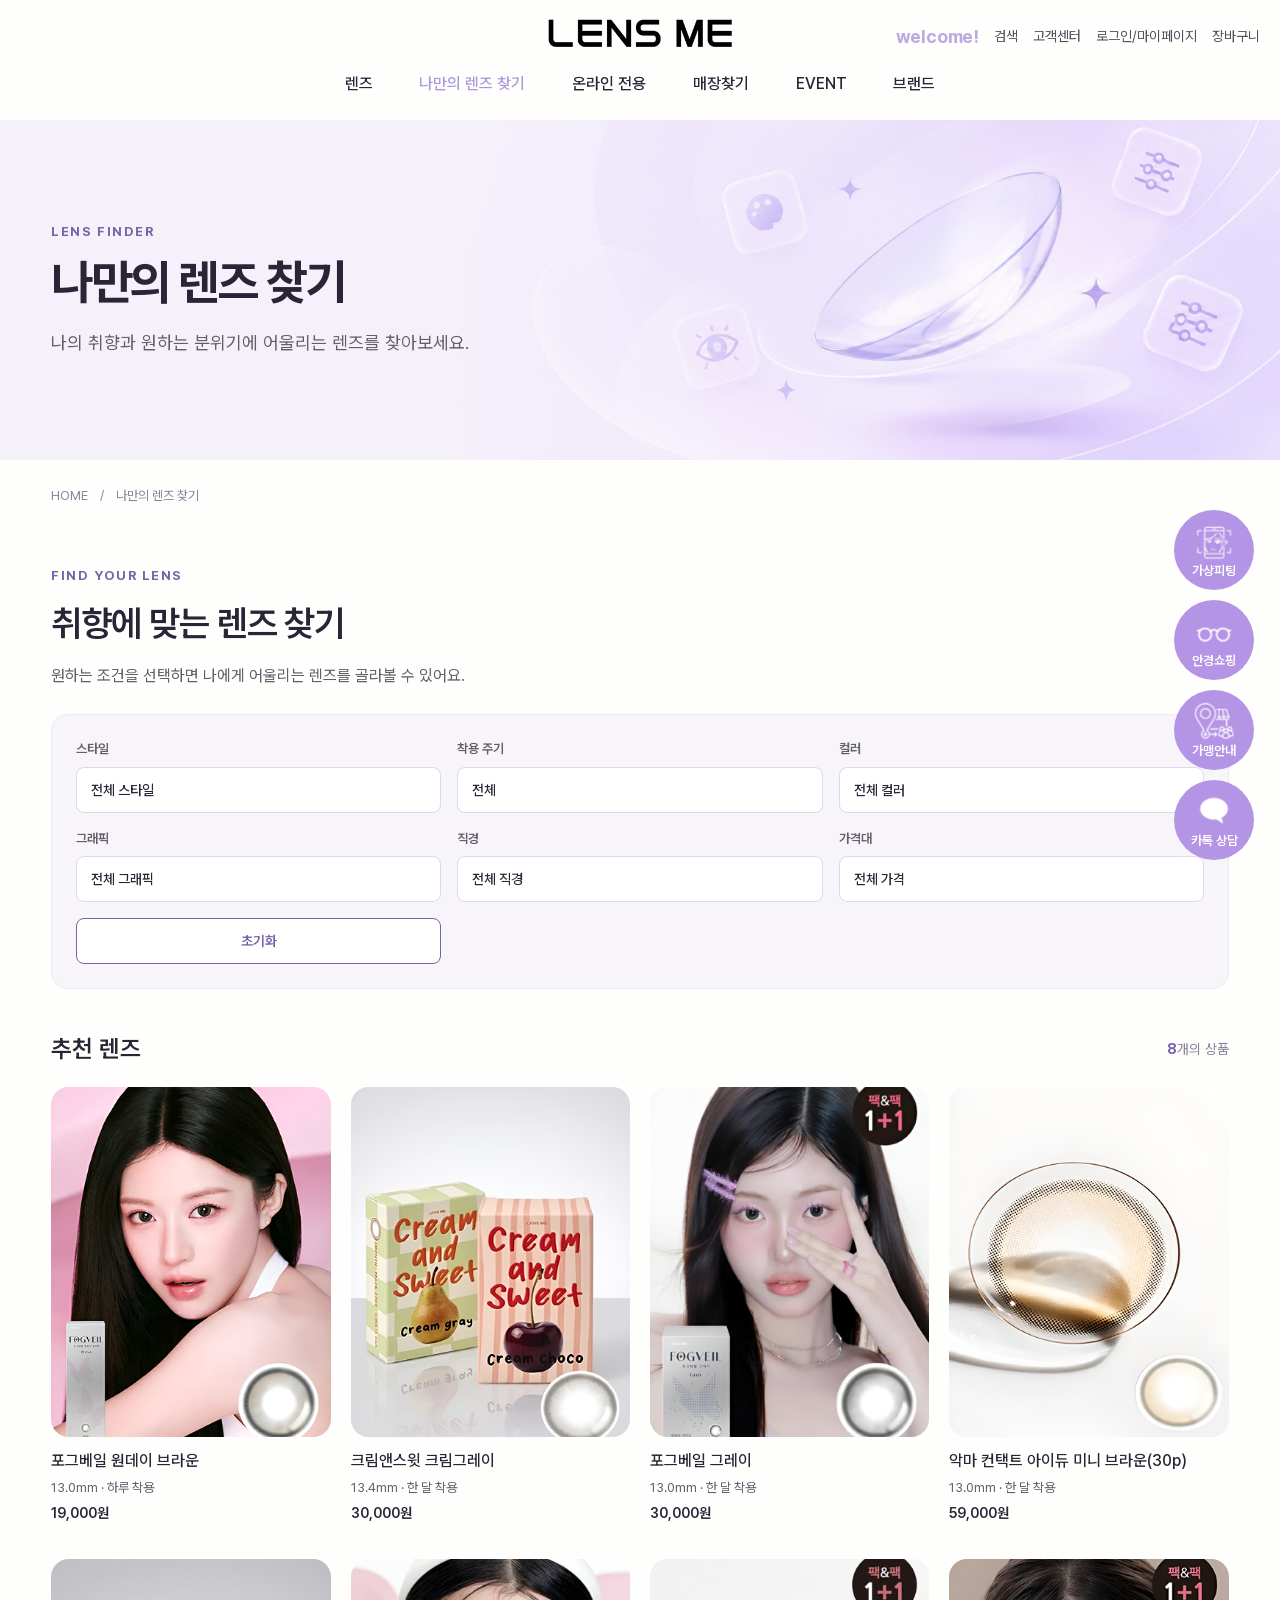
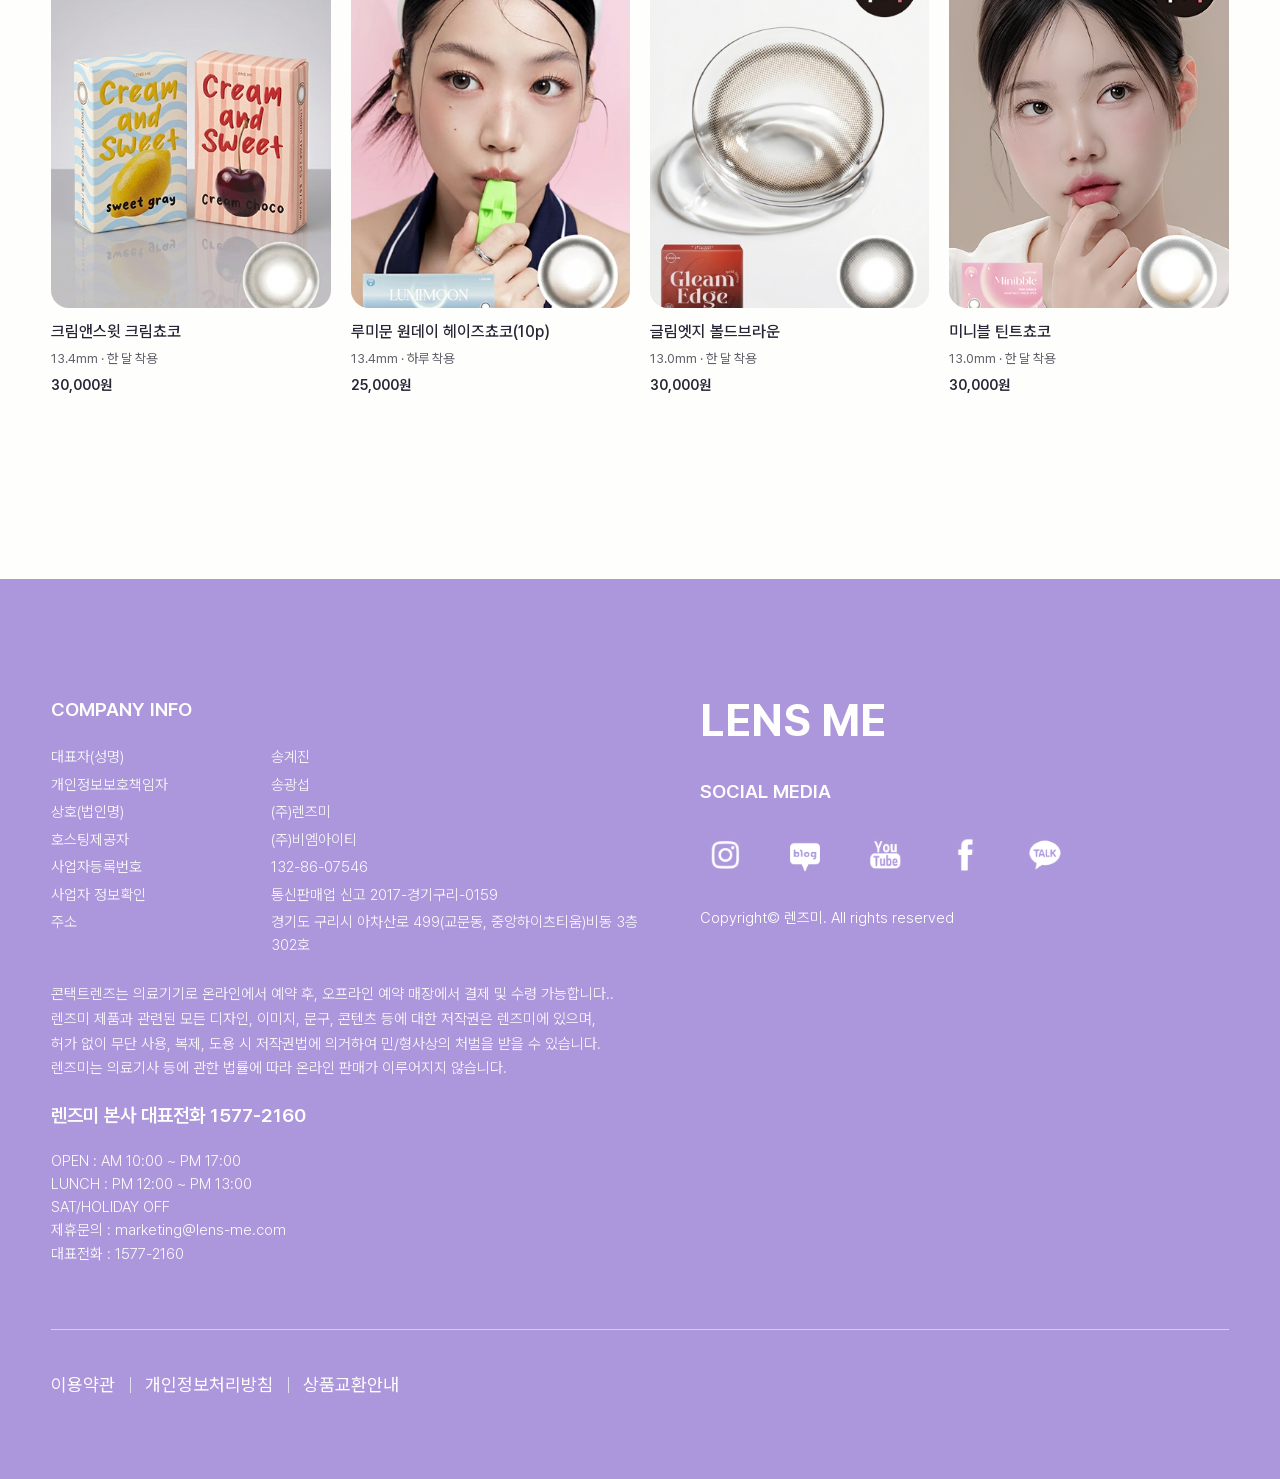
<file: Lensme/finder.html>
<!DOCTYPE html>
<html lang="ko">
<head>
    <meta charset="UTF-8">
    <meta name="viewport" content="width=device-width, initial-scale=1.0">
    <meta name="description" content="렌즈미의 다양한 렌즈와 브랜드 콘텐츠를 만나보세요.">
    <title>나만의 렌즈 찾기 | LENS ME</title>
    <link rel="stylesheet" href="../css/default.css">
    <link rel="stylesheet" href="../font/css/pretendardvariable.css">
    <link rel="stylesheet" href="css/main.css">
    <link rel="stylesheet" href="css/subpage.css">
    <script src="js/subpage.js" defer></script>
<style>
/* 나만의 렌즈 찾기 배너 이미지: 전체 렌즈·온라인 전용과 동일한 높이 */
.subpage-hero{box-sizing:border-box;height:340px;min-height:340px;padding:0;background-image:linear-gradient(90deg,#f5f1fa 0%,rgba(245,241,250,.96) 34%,rgba(245,241,250,.48) 58%,rgba(245,241,250,0) 100%),url("img/finder_hero.jpg");background-position:center right;background-repeat:no-repeat;background-size:cover}
@media(max-width:768px){.subpage-hero{height:300px;min-height:300px}}
@media(max-width:480px){.subpage-hero{height:260px;min-height:260px;background-position:62% center;background-image:linear-gradient(90deg,rgba(245,241,250,.96) 0%,rgba(245,241,250,.82) 58%,rgba(245,241,250,.35) 100%),url("img/finder_hero.jpg")}}

/* 나만의 렌즈 찾기: 필터와 추천 상품 */
.finder-section{padding:8px 0 80px}
.finder-heading{margin-bottom:26px}
.finder-heading h2{margin:0;color:#292536;font-size:clamp(26px,2.8vw,36px);font-weight:600;letter-spacing:-.03em}
.finder-heading>div>p:last-child{margin:12px 0 0;color:#625e6a;font-size:16px;line-height:1.6}
.finder-filterbar{display:grid;grid-template-columns:repeat(3,minmax(0,1fr));gap:16px;padding:24px;background:#f7f5fa;border:1px solid #eee9f5;border-radius:16px}
.finder-filter-field{display:flex;flex-direction:column;gap:8px;color:#625e6a;font-size:13px;font-weight:600}
.finder-filter-field select{width:100%;height:46px;padding:0 14px;border:1px solid #ded8e8;border-radius:8px;background:#fff;color:#292536;font:500 14px "Pretendard Variable",Pretendard,sans-serif}
.finder-filter-reset{align-self:end;height:46px;border:1px solid #7863A8;border-radius:8px;background:#fff;color:#7863A8;font:600 14px "Pretendard Variable",Pretendard,sans-serif;cursor:pointer}
.finder-filter-reset:hover{background:#7863A8;color:#fff}
.finder-result-heading{display:flex;align-items:center;justify-content:space-between;margin:42px 0 20px}
.finder-result-heading h3{margin:0;color:#292536;font-size:24px;font-weight:600}
.finder-result-heading p{margin:0;color:#8b849b;font-size:14px}
.finder-result-heading strong{color:#7863A8}
.finder-product-grid{display:grid;grid-template-columns:repeat(4,minmax(0,1fr));gap:34px 20px}
.finder-product-card{min-width:0}
.finder-product-image{overflow:hidden;aspect-ratio:1/1.25;border-radius:18px;background:#f5f3f5}
.finder-product-image img{display:block;width:100%;height:100%;object-fit:cover;transition:transform .35s ease}
.finder-product-card:hover .finder-product-image img{transform:scale(1.035)}
.finder-product-info h4{overflow:hidden;margin:12px 0 5px;color:#292536;font-size:16px;font-weight:500;text-overflow:ellipsis;white-space:nowrap}
.finder-product-info p{margin:0 0 4px;color:#625e6a;font-size:13px}
.finder-product-info strong{color:#292536;font-size:14px;font-weight:600}
.finder-empty{padding:60px 0;color:#8b849b;text-align:center}
@media(max-width:900px){.finder-product-grid{grid-template-columns:repeat(2,minmax(0,1fr));gap:28px 16px}}
@media(max-width:640px){.finder-section{padding-bottom:56px}.finder-heading h2{font-size:24px}.finder-heading>div>p:last-child{font-size:14px}.finder-filterbar{grid-template-columns:repeat(2,minmax(0,1fr));gap:12px;padding:14px}.finder-filter-field{font-size:12px}.finder-filter-field select{height:42px;padding:0 9px;font-size:12px}.finder-filter-reset{height:42px}.finder-result-heading{margin:30px 0 16px}.finder-result-heading h3{font-size:20px}.finder-product-grid{gap:24px 12px}.finder-product-image{border-radius:13px}.finder-product-info h4{margin-top:9px;font-size:13px}.finder-product-info p{font-size:11px}.finder-product-info strong{font-size:12px}}
@media(prefers-reduced-motion:reduce){.finder-product-image img{transition:none}}
</style>
<script>
document.addEventListener('DOMContentLoaded',function(){
 const form=document.getElementById('finder-filter');
 const cards=Array.from(document.querySelectorAll('.finder-product-card'));
 const count=document.getElementById('finder-result-count');
 const empty=document.getElementById('finder-empty');
 if(!form)return;
 function applyFilters(){
  const values=Object.fromEntries(new FormData(form).entries());
  let visible=0;
  cards.forEach(card=>{
   const price=Number(card.dataset.price);
   const checks=[
    !values.style||card.dataset.style===values.style,
    !values.wear||card.dataset.wear===values.wear,
    !values.color||card.dataset.color===values.color,
    !values.graphic||card.dataset.graphic===values.graphic,
    !values.diameter||card.dataset.diameter===values.diameter,
    !values.price||(values.price==='under25000'&&price<=25000)||(values.price==='25000to35000'&&price>25000&&price<=35000)||(values.price==='over35000'&&price>35000)
   ];
   const show=checks.every(Boolean);
   card.hidden=!show;
   if(show)visible++;
  });
  count.textContent=visible;
  empty.hidden=visible!==0;
 }
 form.addEventListener('change',applyFilters);
 form.addEventListener('reset',()=>requestAnimationFrame(applyFilters));
});
</script>

<!-- lens-submenu-sync-20261106 -->
</head>
<body>
<div id="wrap">
<header class="site-header">
            <div class="header-inner">
                <div class="header-top">
                    <div class="header-utility">
                        <a class="welcome" href="index.html" aria-label="렌즈미 홈">welcome!</a>
                        <a href="#" aria-label="검색">검색</a>
                        <a href="#">고객센터</a>
                        <a href="#">로그인/마이페이지</a>
                        <a href="#">장바구니</a>
                    </div>
                    <a class="header-logo" href="index.html" aria-label="렌즈미 홈">
                        <img src="img/logo_new%202.svg" alt="렌즈미">
                    </a>
                    <button class="mobile-menu-button" type="button" aria-expanded="false" aria-controls="primary-navigation">
                        <span></span>
                        <span></span>
                        <span class="sr-only">메뉴 열기</span>
                    </button>
                </div>
                <nav class="primary-navigation" id="primary-navigation" aria-label="주요 메뉴">
                    <div class="nav-item">
                        <a href="#" aria-expanded="false">렌즈</a>
                        <ul class="nav-submenu">
                            <li><a href="all.html?tab=all">전체</a></li>
                            <li><a href="all.html?tab=best">BEST/NEW</a></li>
                            <li><a href="all.html?tab=period">주기별</a></li>
                            <li><a href="all.html?tab=function">기능별</a></li>
                            <li><a href="all.html?tab=series">시리즈별</a></li>
                        </ul>
                    </div>
                    <div class="nav-item nav-highlight">
                        <a href="#" aria-expanded="false">나만의 렌즈 찾기</a>
                        <ul class="nav-submenu">
                            <li><a href="finder.html">나만의 렌즈 찾기</a></li>
                        </ul>
                    </div>
                    <div class="nav-item">
                        <a href="#" aria-expanded="false">온라인 전용</a>
                        <ul class="nav-submenu">
                            <li><a href="online.html">온라인 전용 렌즈</a></li>
                            <li><a href="#">온라인 전용 혜택</a></li>
                        </ul>
                    </div>
                    <div class="nav-item">
                        <a href="#" aria-expanded="false">매장찾기</a>
                        <ul class="nav-submenu">
                            <li><a href="store.html">매장찾기</a></li>
                        </ul>
                    </div>
                    <div class="nav-item">
                        <a href="#" aria-expanded="false">EVENT</a>
                        <ul class="nav-submenu">
                            <li><a href="event.html">쿠폰</a></li>
                            <li><a href="#">할인</a></li>
                        </ul>
                    </div>
                    <div class="nav-item">
                        <a href="#" aria-expanded="false">브랜드</a>
                        <ul class="nav-submenu">
                            <li><a href="brand.html">렌즈미 소개</a></li>
                            <li><a href="#">렌즈미 뉴스</a></li>
                            <li><a href="#">Dr. 렌즈미</a></li>
                        </ul>
                    </div>
                </nav>
                            </div>
                        </header>
<main class="subpage">
  <section class="subpage-hero" aria-labelledby="page-title"><div class="subpage-inner">
    <p class="subpage-eyebrow">LENS FINDER</p><h1 id="page-title">나만의 렌즈 찾기</h1><p class="subpage-intro">나의 취향과 원하는 분위기에 어울리는 렌즈를 찾아보세요.</p>
  </div></section>
  <div class="subpage-inner subpage-body">
    <nav class="subpage-breadcrumb" aria-label="현재 위치"><a href="index.html">HOME</a><span aria-hidden="true">/</span><span>나만의 렌즈 찾기</span></nav>
    <section class="finder-section" aria-labelledby="finder-products-title">
      <div class="finder-heading">
        <div>
          <p class="subpage-eyebrow">FIND YOUR LENS</p>
          <h2 id="finder-products-title">취향에 맞는 렌즈 찾기</h2>
          <p>원하는 조건을 선택하면 나에게 어울리는 렌즈를 골라볼 수 있어요.</p>
        </div>
      </div>

      <form class="finder-filterbar" id="finder-filter" aria-label="렌즈 검색 필터">
        <label class="finder-filter-field"><span>스타일</span><select name="style"><option value="">전체 스타일</option><option value="daily">자연스러운 데일리</option><option value="point">또렷한 포인트</option><option value="mood">분위기 있는 스타일</option></select></label>
        <label class="finder-filter-field"><span>착용 주기</span><select name="wear"><option value="">전체</option><option value="daily">하루 착용</option><option value="monthly">한 달 착용</option></select></label>
        <label class="finder-filter-field"><span>컬러</span><select name="color"><option value="">전체 컬러</option><option value="brown">브라운</option><option value="gray">그레이</option><option value="choco">쵸코</option><option value="black">블랙</option></select></label>
        <label class="finder-filter-field"><span>그래픽</span><select name="graphic"><option value="">전체 그래픽</option><option value="natural">자연스러운 그래픽</option><option value="clear">선명한 그래픽</option></select></label>
        <label class="finder-filter-field"><span>직경</span><select name="diameter"><option value="">전체 직경</option><option value="13.0">13.0mm</option><option value="13.2">13.2mm</option><option value="13.4">13.4mm</option><option value="13.5">13.5mm</option></select></label>
        <label class="finder-filter-field"><span>가격대</span><select name="price"><option value="">전체 가격</option><option value="under25000">25,000원 이하</option><option value="25000to35000">25,000원 ~ 35,000원</option><option value="over35000">35,000원 이상</option></select></label>
        <button class="finder-filter-reset" type="reset">초기화</button>
      </form>

      <div class="finder-result-heading"><h3>추천 렌즈</h3><p><strong id="finder-result-count">8</strong>개의 상품</p></div>
      <div class="finder-product-grid" id="finder-product-list">
        <article class="finder-product-card" data-style="daily" data-wear="daily" data-color="brown" data-graphic="natural" data-diameter="13.0" data-price="19000">
          <div class="finder-product-image"><img src="img/new_01.png" alt="포그베일 원데이 브라운 렌즈"></div><div class="finder-product-info"><h4>포그베일 원데이 브라운</h4><p>13.0mm · 하루 착용</p><strong>19,000원</strong></div>
        </article>
        <article class="finder-product-card" data-style="mood" data-wear="monthly" data-color="gray" data-graphic="natural" data-diameter="13.4" data-price="30000">
          <div class="finder-product-image"><img src="img/new_02.png" alt="크림앤스윗 크림그레이 렌즈"></div><div class="finder-product-info"><h4>크림앤스윗 크림그레이</h4><p>13.4mm · 한 달 착용</p><strong>30,000원</strong></div>
        </article>
        <article class="finder-product-card" data-style="point" data-wear="monthly" data-color="gray" data-graphic="clear" data-diameter="13.0" data-price="30000">
          <div class="finder-product-image"><img src="img/new_03.png" alt="포그베일 그레이 렌즈"></div><div class="finder-product-info"><h4>포그베일 그레이</h4><p>13.0mm · 한 달 착용</p><strong>30,000원</strong></div>
        </article>
        <article class="finder-product-card" data-style="mood" data-wear="monthly" data-color="brown" data-graphic="natural" data-diameter="13.0" data-price="59000">
          <div class="finder-product-image"><img src="img/new_04.png" alt="악마 컨택트 아이듀 미니 브라운 렌즈"></div><div class="finder-product-info"><h4>악마 컨택트 아이듀 미니 브라운(30p)</h4><p>13.0mm · 한 달 착용</p><strong>59,000원</strong></div>
        </article>
        <article class="finder-product-card" data-style="mood" data-wear="monthly" data-color="choco" data-graphic="clear" data-diameter="13.4" data-price="30000">
          <div class="finder-product-image"><img src="img/PICK_img.png" alt="크림앤스윗 크림쵸코 렌즈"></div><div class="finder-product-info"><h4>크림앤스윗 크림쵸코</h4><p>13.4mm · 한 달 착용</p><strong>30,000원</strong></div>
        </article>
        <article class="finder-product-card" data-style="daily" data-wear="daily" data-color="choco" data-graphic="natural" data-diameter="13.4" data-price="25000">
          <div class="finder-product-image"><img src="img/PICK_img02.png" alt="루미문 원데이 헤이즈쵸코 렌즈"></div><div class="finder-product-info"><h4>루미문 원데이 헤이즈쵸코(10p)</h4><p>13.4mm · 하루 착용</p><strong>25,000원</strong></div>
        </article>
        <article class="finder-product-card" data-style="point" data-wear="monthly" data-color="brown" data-graphic="clear" data-diameter="13.0" data-price="30000">
          <div class="finder-product-image"><img src="img/PICK_img03.png" alt="글림엣지 볼드브라운 렌즈"></div><div class="finder-product-info"><h4>글림엣지 볼드브라운</h4><p>13.0mm · 한 달 착용</p><strong>30,000원</strong></div>
        </article>
        <article class="finder-product-card" data-style="daily" data-wear="monthly" data-color="choco" data-graphic="natural" data-diameter="13.0" data-price="30000">
          <div class="finder-product-image"><img src="img/new_05.png" alt="미니블 틴트쵸코 렌즈"></div><div class="finder-product-info"><h4>미니블 틴트쵸코</h4><p>13.0mm · 한 달 착용</p><strong>30,000원</strong></div>
        </article>
      </div>
      <p class="finder-empty" id="finder-empty" hidden>선택한 조건에 맞는 렌즈가 없습니다. 필터를 다시 선택해 주세요.</p>
    </section>

  </div>
</main>
<footer class="site-footer">
            <div class="site-footer-inner">
                <div class="site-footer-main">
                    <section class="footer-company" aria-labelledby="footer-company-title">
                        <h2 id="footer-company-title">COMPANY INFO</h2>
                        <dl class="footer-company-info">
                            <div><dt>대표자(성명)</dt><dd>송계진</dd></div>
                            <div><dt>개인정보보호책임자</dt><dd>송광섭</dd></div>
                            <div><dt>상호(법인명)</dt><dd>(주)렌즈미</dd></div>
                            <div><dt>호스팅제공자</dt><dd>(주)비엠아이티</dd></div>
                            <div><dt>사업자등록번호</dt><dd>132-86-07546</dd></div>
                            <div><dt>사업자 정보확인</dt><dd>통신판매업 신고 2017-경기구리-0159 </dd></div>
                            <div><dt>주소</dt><dd>경기도 구리시 아차산로 499(교문동, 중앙하이츠티움)비동 3층 302호</dd></div>
                        </dl>
                        <p class="footer-notice">
                            콘택트렌즈는 의료기기로 온라인에서 예약 후, 오프라인 예약 매장에서 결제 및 수령 가능합니다..<br>
                            렌즈미 제품과 관련된 모든 디자인, 이미지, 문구, 콘텐츠 등에 대한 저작권은 렌즈미에 있으며,<br>
                            허가 없이 무단 사용, 복제, 도용 시 저작권법에 의거하여 민/형사상의 처벌을 받을 수 있습니다.<br>
                            렌즈미는 의료기사 등에 관한 법률에 따라 온라인 판매가 이루어지지 않습니다.
                        </p>
                        <p class="footer-main-phone">렌즈미 본사 대표전화 1577-2160</p>
                        <div class="footer-contact">
                            <p>OPEN : AM 10:00 ~ PM 17:00</p>
                            <p>LUNCH : PM 12:00 ~ PM 13:00</p>
                            <p>SAT/HOLIDAY OFF</p>
                            <p>제휴문의 : marketing@lens-me.com</p>
                            <p>대표전화 : 1577-2160</p>
                        </div>
                    </section>
                    <section class="footer-social" aria-labelledby="footer-social-title">
                        <a class="footer-brand" href="#" aria-label="렌즈미 홈">LENS ME</a>
                        <h2 id="footer-social-title">SOCIAL MEDIA</h2>
                        <div class="footer-social-links">
                            <a href="#" aria-label="Instagram"><img src="img/lnstagram_icon.svg" alt=""></a>
                            <a href="#" aria-label="Blog"><img src="img/blog_icon.svg" alt=""></a>
                            <a href="#" aria-label="YouTube"><img src="img/youtube_icon.svg" alt=""></a>
                            <a href="#" aria-label="Facebook"><img src="img/facebook_icon.svg" alt=""></a>
                            <a href="#" aria-label="KakaoTalk"><img src="img/talk_.svg" alt=""></a>
                        </div>
                        <p class="footer-copyright">Copyright© 렌즈미. All rights reserved</p>
                    </section>
                </div>
                <nav class="footer-legal-links" aria-label="관련 정책">
                    <a href="#">이용약관</a>
                    <a href="#">개인정보처리방침</a>
                    <a href="#">상품교환안내</a>
                </nav>
            </div>
        </footer>
<aside class="floating-category" aria-label="빠른 메뉴">
            <a class="floating-category-button" href="#" aria-label="가상피팅">
                <div class="floating-category-circle">
                    <img src="img/imagine_icon.svg" alt="">
                    <span>가상피팅</span>
                </div>
            </a>
            <a class="floating-category-button" href="#" aria-label="안경 쇼핑">
                <div class="floating-category-circle">
                    <img src="img/Glasses_icon.svg" alt="">
                    <span>안경쇼핑</span>
                </div>
            </a>
            <a class="floating-category-button" href="franchise.html" aria-label="가맹안내">
                <div class="floating-category-circle">
                    <img src="img/Shopping_icon.svg" alt="">
                    <span>가맹안내</span>
                </div>
            </a>
            <a class="floating-category-button" href="#" aria-label="카톡 상담">
                <div class="floating-category-circle">
                    <img src="img/Counseling_icon.svg" alt="">
                    <span>카톡 상담</span>
                </div>
            </a>
        </aside>
</div>
</body>
</html>
</file>
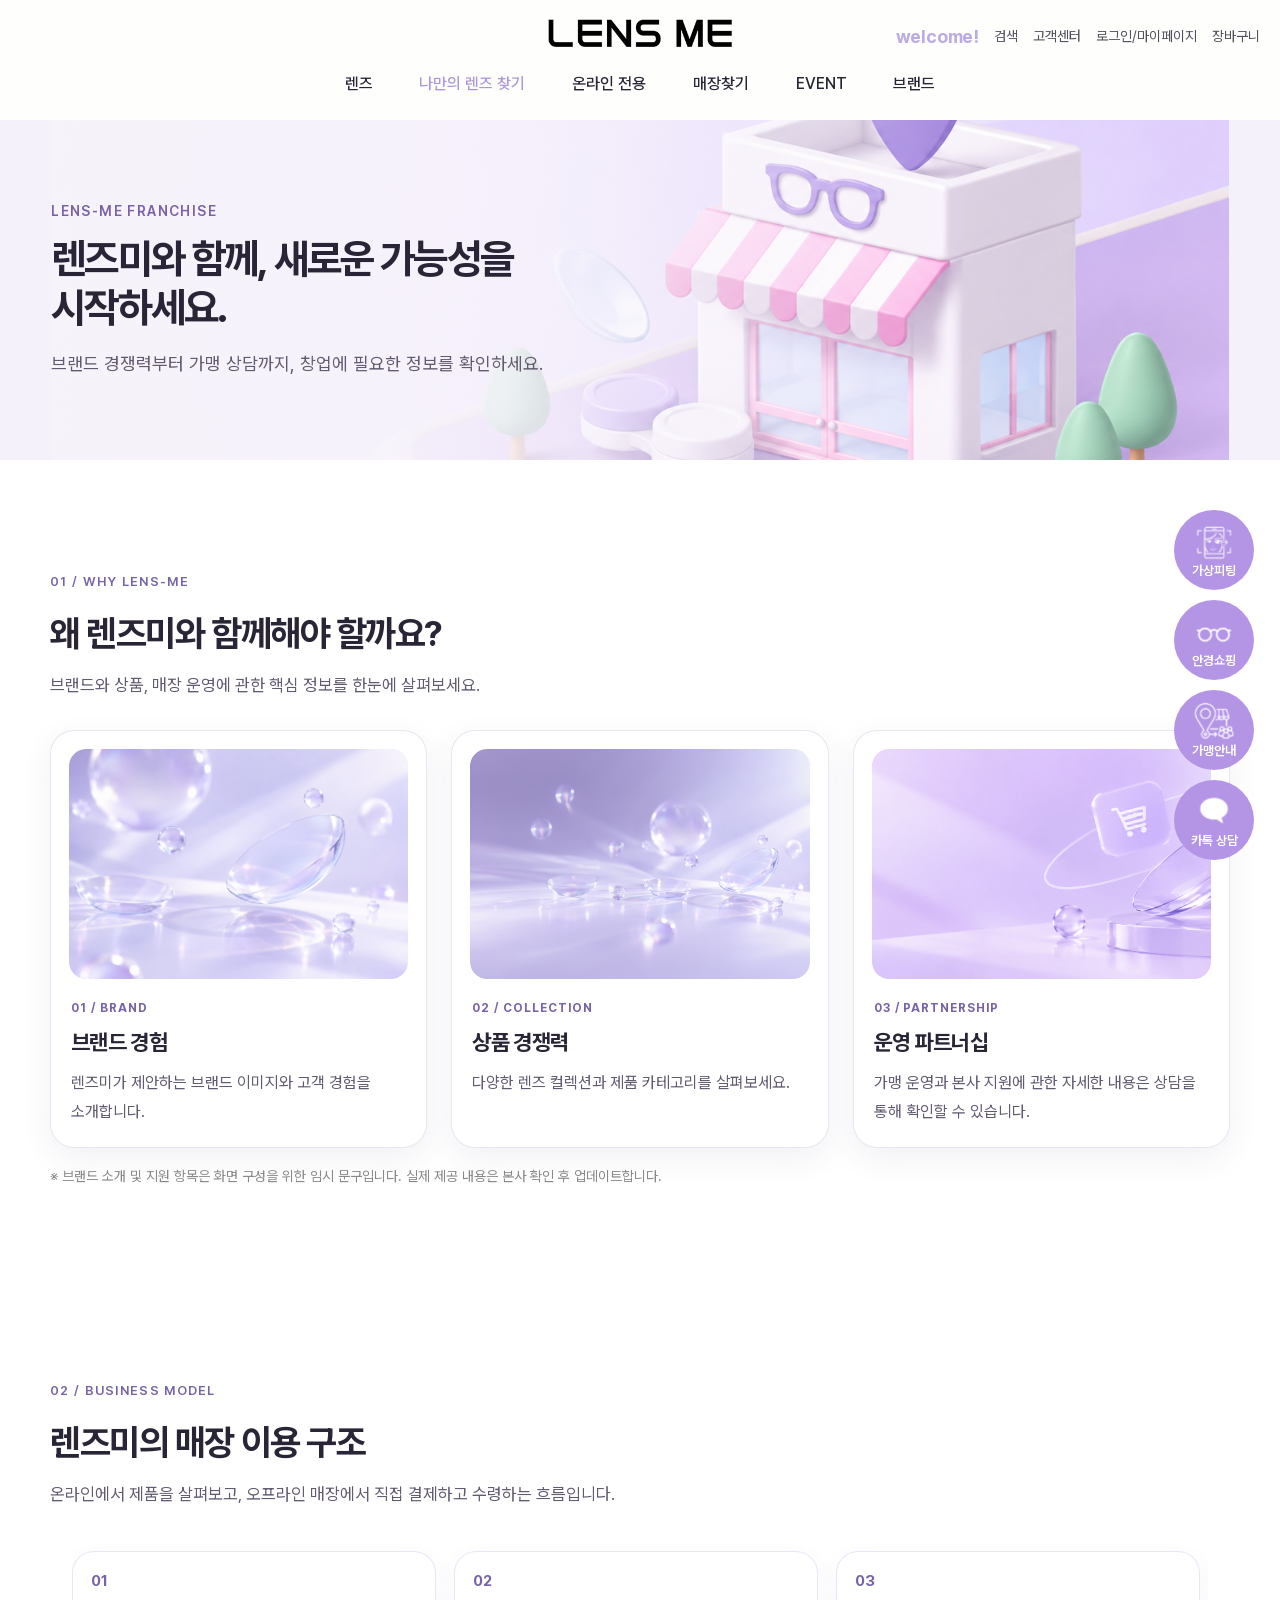
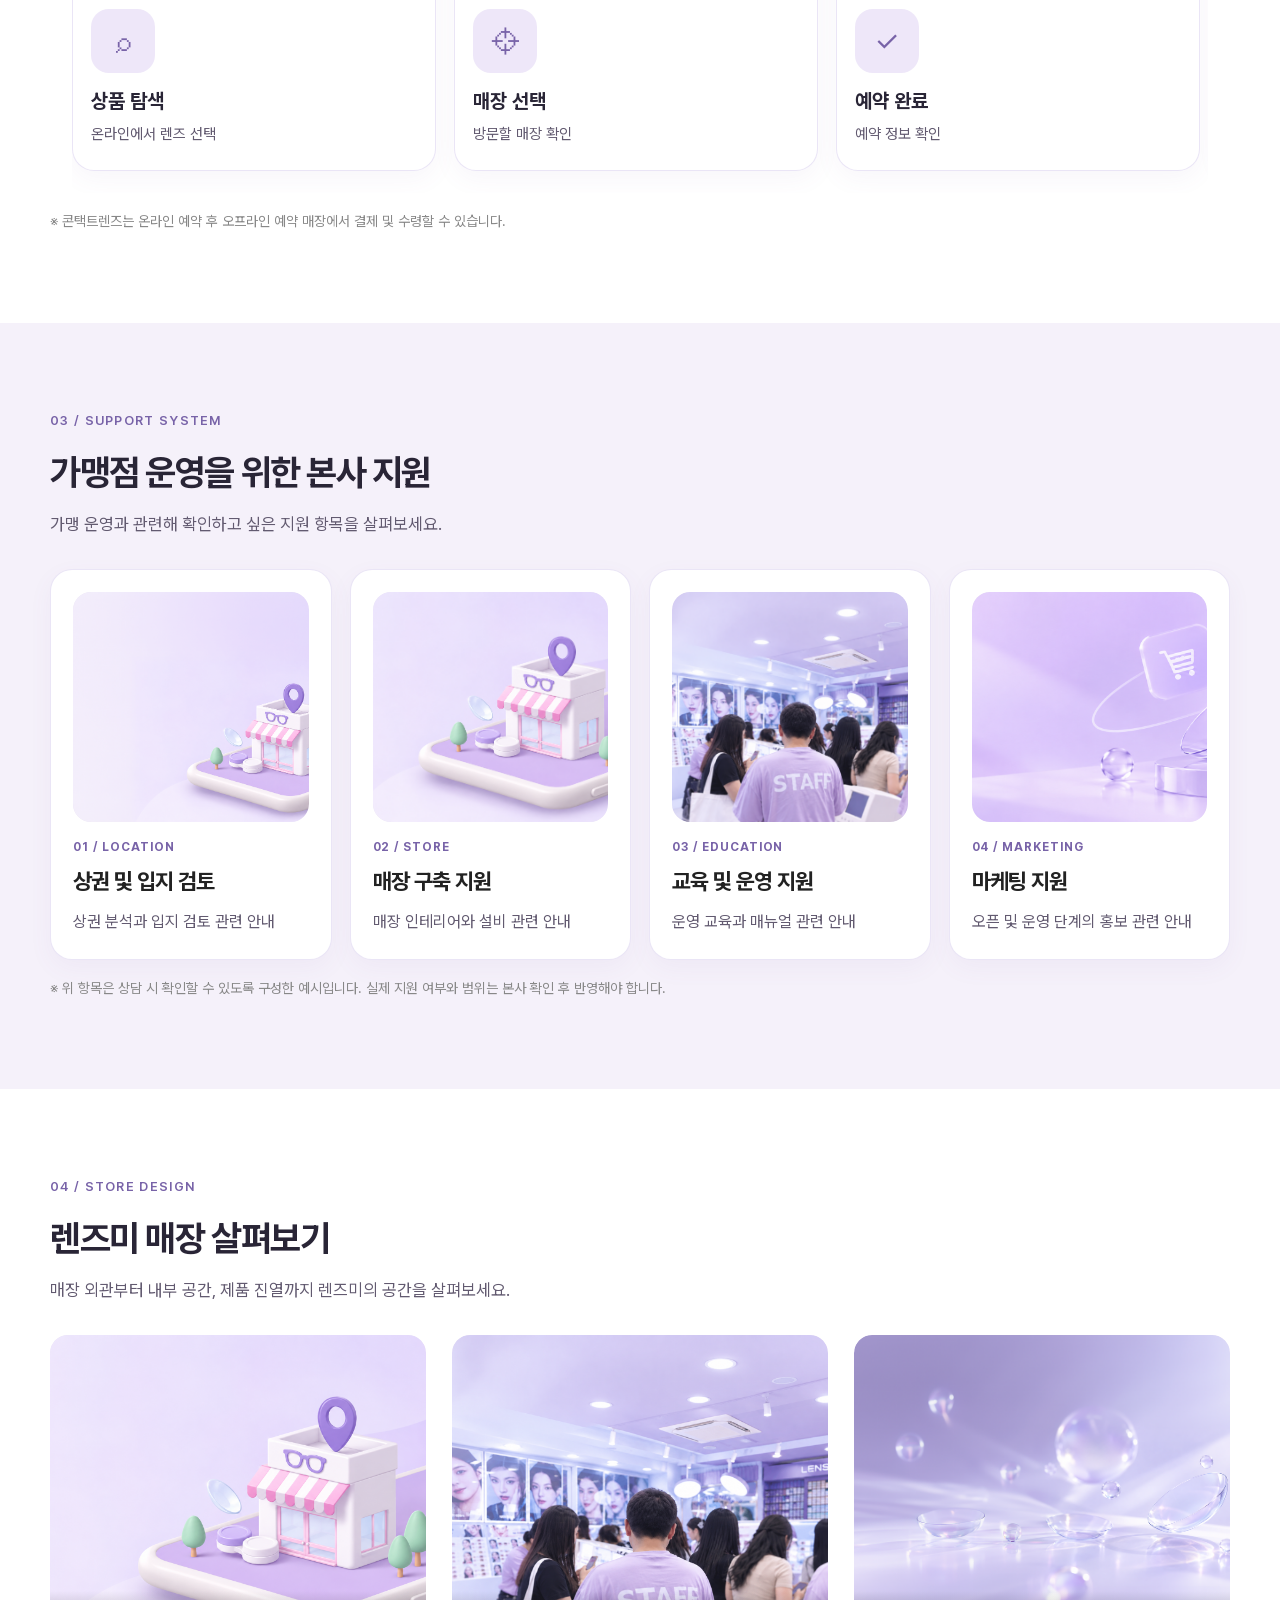
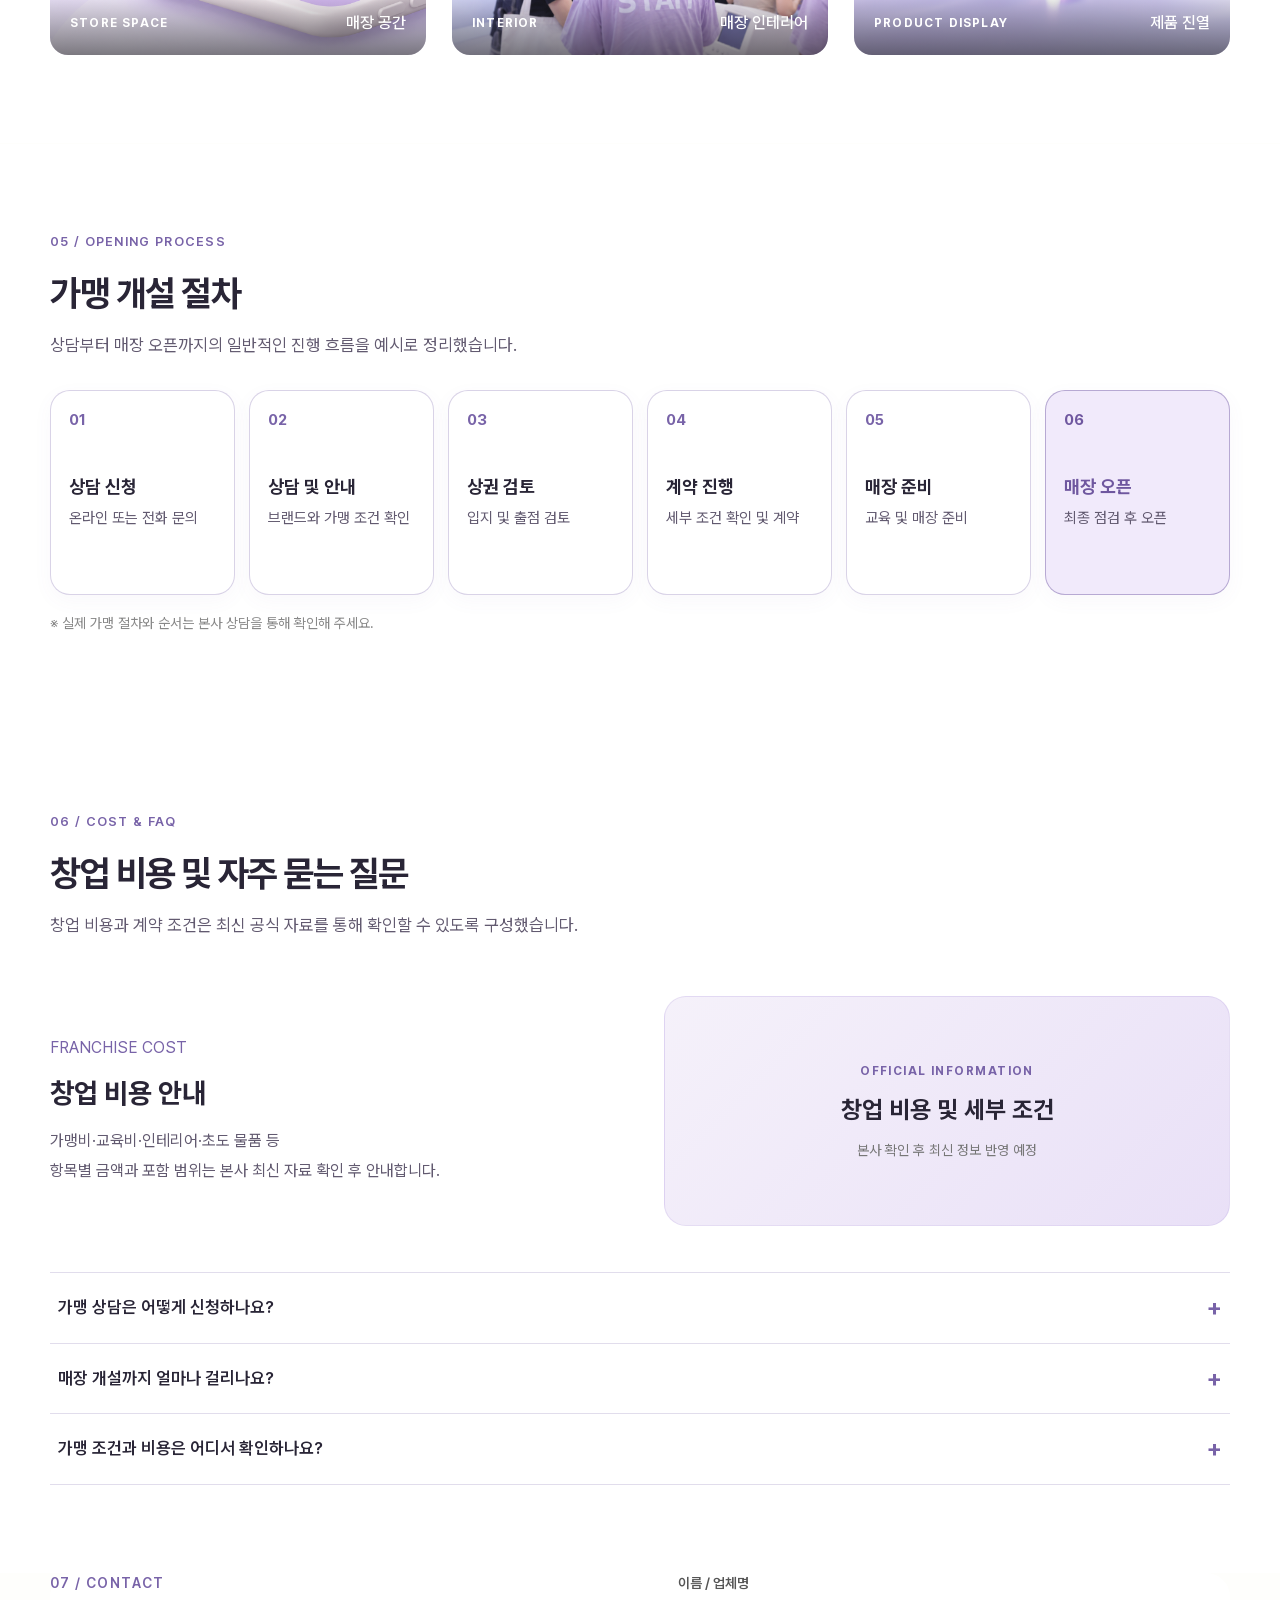
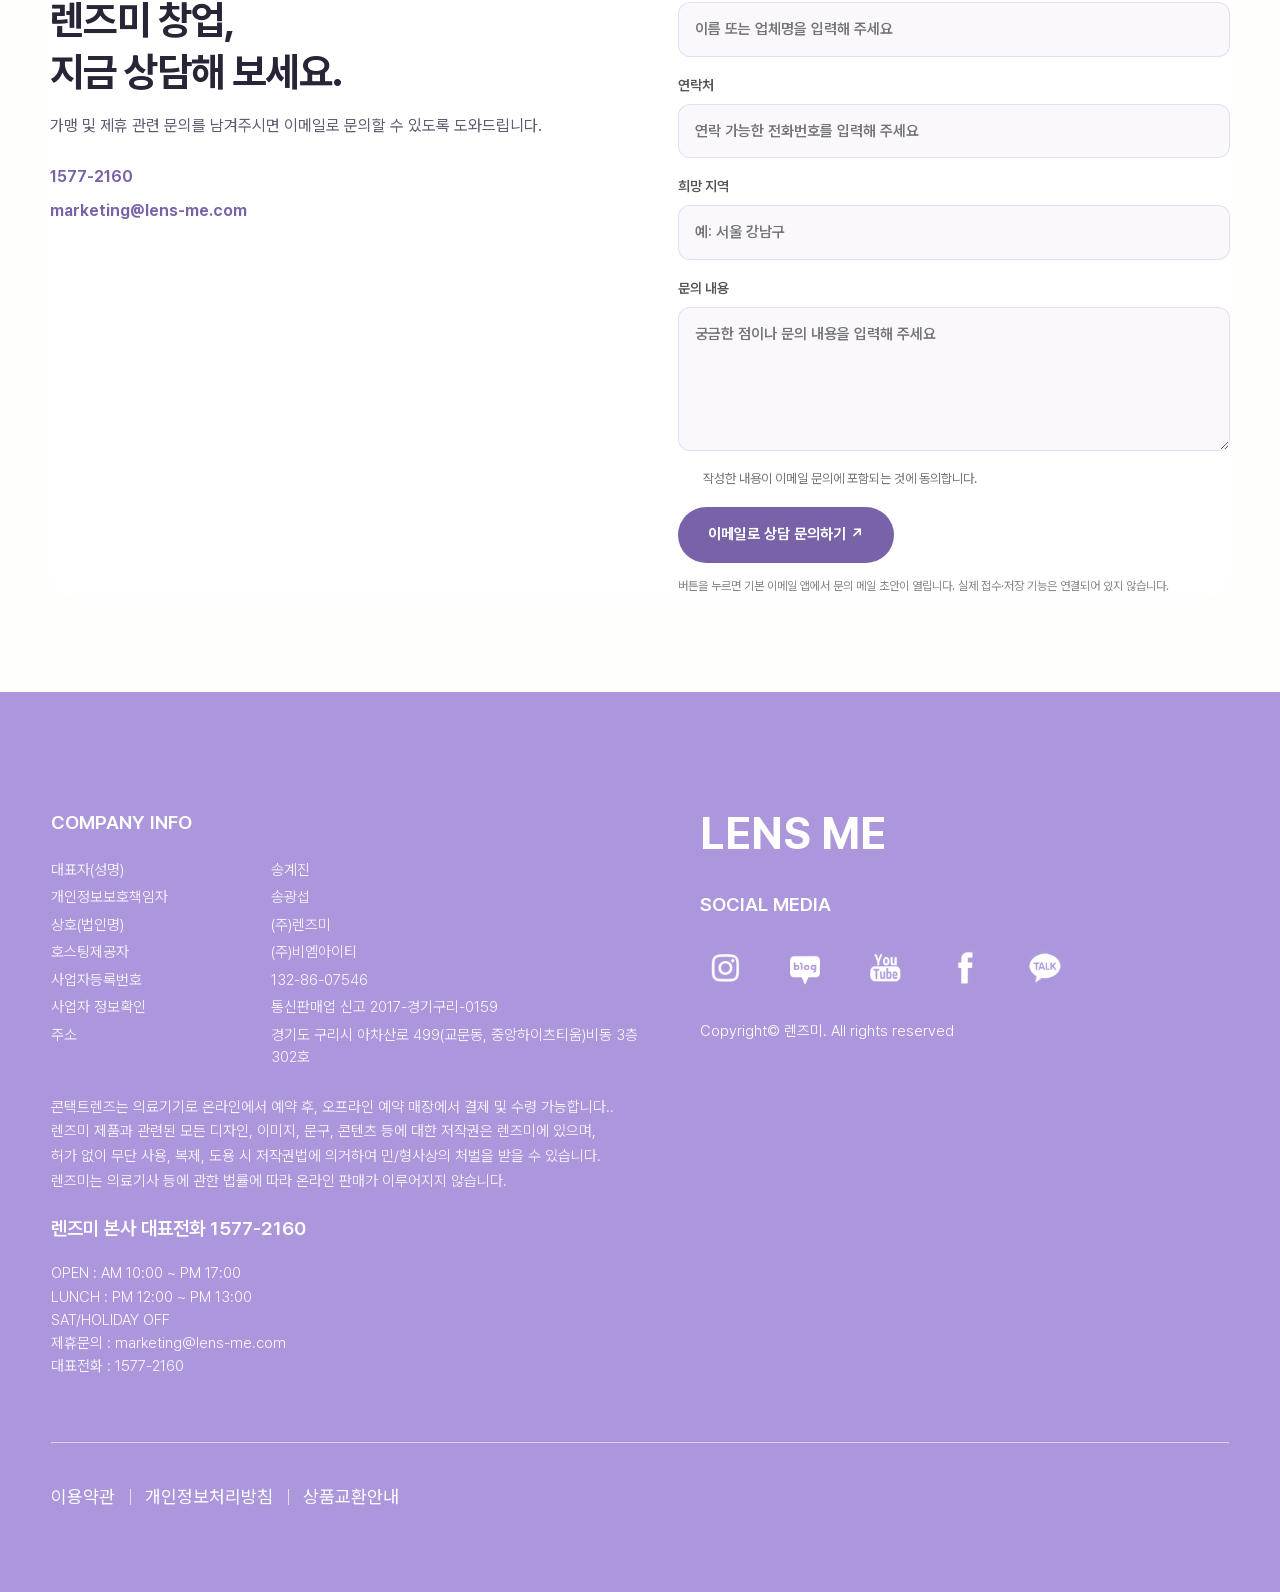
<file: Lensme/franchise.html>
<!DOCTYPE html>
<html lang="ko">
<head>
    <meta charset="UTF-8">
    <meta name="viewport" content="width=device-width, initial-scale=1.0">
    <meta name="description" content="렌즈미 가맹 파트너십 안내 페이지입니다.">
    <title>가맹안내 | LENS ME</title>
    <link rel="stylesheet" href="../css/default.css">
    <link rel="stylesheet" href="../font/css/pretendardvariable.css">
    <link rel="stylesheet" href="css/main.css">
    <link rel="stylesheet" href="css/subpage.css">
    <link rel="stylesheet" href="css/franchise.css">
    <script src="js/subpage.js" defer></script>
<!-- lens-submenu-sync-20261106 -->

</head>
<body>
<div id="wrap">
<header class="site-header">
            <div class="header-inner">
                <div class="header-top">
                    <div class="header-utility">
                        <a class="welcome" href="index.html" aria-label="렌즈미 홈">welcome!</a>
                        <a href="#" aria-label="검색">검색</a>
                        <a href="#">고객센터</a>
                        <a href="#">로그인/마이페이지</a>
                        <a href="#">장바구니</a>
                    </div>
                    <a class="header-logo" href="index.html" aria-label="렌즈미 홈">
                        <img src="img/logo_new%202.svg" alt="렌즈미">
                    </a>
                    <button class="mobile-menu-button" type="button" aria-expanded="false" aria-controls="primary-navigation">
                        <span></span>
                        <span></span>
                        <span class="sr-only">메뉴 열기</span>
                    </button>
                </div>
                <nav class="primary-navigation" id="primary-navigation" aria-label="주요 메뉴">
                    <div class="nav-item">
                        <a href="#" aria-expanded="false">렌즈</a>
                        <ul class="nav-submenu">
                            <li><a href="#">BEST/NEW</a></li>
                            <li><a href="all.html">전체</a></li>
                            <li><a href="#">직경별</a></li>
                            <li><a href="#">기능별</a></li>
                        </ul>
                    </div>
                    <div class="nav-item nav-highlight">
                        <a href="#" aria-expanded="false">나만의 렌즈 찾기</a>
                        <ul class="nav-submenu">
                            <li><a href="finder.html">나만의 렌즈 찾기</a></li>
                        </ul>
                    </div>
                    <div class="nav-item">
                        <a href="#" aria-expanded="false">온라인 전용</a>
                        <ul class="nav-submenu">
                            <li><a href="online.html">온라인 전용 렌즈</a></li>
                            <li><a href="#">온라인 전용 혜택</a></li>
                        </ul>
                    </div>
                    <div class="nav-item">
                        <a href="#" aria-expanded="false">매장찾기</a>
                        <ul class="nav-submenu">
                            <li><a href="store.html">매장찾기</a></li>
                        </ul>
                    </div>
                    <div class="nav-item">
                        <a href="#" aria-expanded="false">EVENT</a>
                        <ul class="nav-submenu">
                            <li><a href="event.html">쿠폰</a></li>
                            <li><a href="#">할인</a></li>
                        </ul>
                    </div>
                    <div class="nav-item">
                        <a href="#" aria-expanded="false">브랜드</a>
                        <ul class="nav-submenu">
                            <li><a href="brand.html">렌즈미 소개</a></li>
                            <li><a href="#">렌즈미 뉴스</a></li>
                            <li><a href="#">Dr. 렌즈미</a></li>
                        </ul>
                    </div>
                </nav>
                            </div>
                        </header>
<main class="subpage franchise-page">
  <!-- 00. HERO -->
  <section class="franchise-hero" aria-labelledby="franchise-title">
    <div class="franchise-inner">
      <p class="franchise-eyebrow">LENS-ME FRANCHISE</p>
      <h1 id="franchise-title">렌즈미와 함께, 새로운 가능성을 시작하세요.</h1>
      <p class="franchise-hero-desc">브랜드 경쟁력부터 가맹 상담까지, 창업에 필요한 정보를 확인하세요.</p>
      <div class="franchise-hero-grid">
        <div class="franchise-hero-image">
          <img src="img/lensme-store-02.png" alt="렌즈미 매장 이미지">
        </div>
      </div>
    </div>
  </section>

  <div class="subpage-inner franchise-content"><!-- 01. WHY LENS-ME -->
    <section class="franchise-section franchise-advantages" aria-labelledby="franchise-advantages-title">
      <div class="franchise-section-heading">
        <p class="franchise-eyebrow">01 / WHY LENS-ME</p>
        <h2 id="franchise-advantages-title">왜 렌즈미와 함께해야 할까요?</h2>
        <p>브랜드와 상품, 매장 운영에 관한 핵심 정보를 한눈에 살펴보세요.</p>
      </div>
      <div class="franchise-card-grid franchise-card-grid-three">
        <article class="franchise-info-card">
          <div class="franchise-card-image"><img src="img/lensme-store-ai-01.png" alt="렌즈미 브랜드 공간 이미지" loading="lazy"></div>
          <div class="franchise-card-copy"><span>01 / BRAND</span><h3>브랜드 경험</h3><p>렌즈미가 제안하는 브랜드 이미지와 고객 경험을 소개합니다.</p></div>
        </article>
        <article class="franchise-info-card">
          <div class="franchise-card-image"><img src="img/lensme-store-ai-big-01.png" alt="렌즈미 렌즈 진열 이미지" loading="lazy"></div>
          <div class="franchise-card-copy"><span>02 / COLLECTION</span><h3>상품 경쟁력</h3><p>다양한 렌즈 컬렉션과 제품 카테고리를 살펴보세요.</p></div>
        </article>
        <article class="franchise-info-card">
          <div class="franchise-card-image"><img src="img/lensme-store-ai-03.png" alt="렌즈미 매장 이미지" loading="lazy"></div>
          <div class="franchise-card-copy"><span>03 / PARTNERSHIP</span><h3>운영 파트너십</h3><p>가맹 운영과 본사 지원에 관한 자세한 내용은 상담을 통해 확인할 수 있습니다.</p></div>
        </article>
      </div>
      <p class="franchise-disclaimer">※ 브랜드 소개 및 지원 항목은 화면 구성을 위한 임시 문구입니다. 실제 제공 내용은 본사 확인 후 업데이트합니다.</p>
    </section>

    <!-- 02. BUSINESS MODEL -->
    <section class="franchise-section franchise-business-model" aria-labelledby="franchise-model-title">
      <div class="franchise-section-heading">
        <p class="franchise-eyebrow">02 / BUSINESS MODEL</p>
        <h2 id="franchise-model-title">렌즈미의 매장 이용 구조</h2>
        <p>온라인에서 제품을 살펴보고, 오프라인 매장에서 직접 결제하고 수령하는 흐름입니다.</p>
      </div>
      <ol class="franchise-flow-list" tabindex="0" aria-label="렌즈미 매장 이용 순서, 좌우로 드래그해 확인">
        <li><span>01</span><i aria-hidden="true">⌕</i><h3>상품 탐색</h3><p>온라인에서 렌즈 선택</p></li>
        <li><span>02</span><i aria-hidden="true">⌖</i><h3>매장 선택</h3><p>방문할 매장 확인</p></li>
        <li><span>03</span><i aria-hidden="true">✓</i><h3>예약 완료</h3><p>예약 정보 확인</p></li>
        <li><span>04</span><i aria-hidden="true">⌂</i><h3>매장 방문</h3><p>예약 매장 방문</p></li>
        <li><span>05</span><i aria-hidden="true">＋</i><h3>결제·수령</h3><p>매장에서 결제 후 수령</p></li>
      </ol><p class="franchise-disclaimer">※ 콘택트렌즈는 온라인 예약 후 오프라인 예약 매장에서 결제 및 수령할 수 있습니다.</p>
    </section>

    <!-- 03. SUPPORT SYSTEM -->
    <section class="franchise-section franchise-support" aria-labelledby="franchise-support-title">
      <div class="franchise-section-heading">
        <p class="franchise-eyebrow">03 / SUPPORT SYSTEM</p>
        <h2 id="franchise-support-title">가맹점 운영을 위한 본사 지원</h2>
        <p>가맹 운영과 관련해 확인하고 싶은 지원 항목을 살펴보세요.</p>
      </div>
      <div class="franchise-card-grid franchise-card-grid-four">
        <article class="franchise-info-card">
          <div class="franchise-card-image"><img src="img/lensme-store-2020.png" alt="매장 입지 안내 이미지" loading="lazy"></div>
          <div class="franchise-card-copy"><span>01 / LOCATION</span><h3>상권 및 입지 검토</h3><p>상권 분석과 입지 검토 관련 안내</p></div>
        </article>
        <article class="franchise-info-card">
          <div class="franchise-card-image"><img src="img/lensme-store-02.png" alt="매장 공간 이미지" loading="lazy"></div>
          <div class="franchise-card-copy"><span>02 / STORE</span><h3>매장 구축 지원</h3><p>매장 인테리어와 설비 관련 안내</p></div>
        </article>
        <article class="franchise-info-card">
          <div class="franchise-card-image"><img src="img/lensme-store-interior.png" alt="매장 내부 이미지" loading="lazy"></div>
          <div class="franchise-card-copy"><span>03 / EDUCATION</span><h3>교육 및 운영 지원</h3><p>운영 교육과 매뉴얼 관련 안내</p></div>
        </article>
        <article class="franchise-info-card">
          <div class="franchise-card-image"><img src="img/lensme-store-ai-03.png" alt="렌즈미 매장 이미지" loading="lazy"></div>
          <div class="franchise-card-copy"><span>04 / MARKETING</span><h3>마케팅 지원</h3><p>오픈 및 운영 단계의 홍보 관련 안내</p></div>
        </article>
      </div>
      <p class="franchise-disclaimer">※ 위 항목은 상담 시 확인할 수 있도록 구성한 예시입니다. 실제 지원 여부와 범위는 본사 확인 후 반영해야 합니다.</p>
    </section>

    <!-- 04. STORE DESIGN -->
    <section class="franchise-section franchise-store-gallery" aria-labelledby="franchise-gallery-title">
      <div class="franchise-section-heading">
        <p class="franchise-eyebrow">04 / STORE DESIGN</p>
        <h2 id="franchise-gallery-title">렌즈미 매장 살펴보기</h2>
        <p>매장 외관부터 내부 공간, 제품 진열까지 렌즈미의 공간을 살펴보세요.</p>
      </div>
      <div class="franchise-gallery-grid">
        <figure><img src="img/lensme-store-02.png" alt="렌즈미 매장 공간" loading="lazy"><figcaption>STORE SPACE <span>매장 공간</span></figcaption></figure>
        <figure><img src="img/lensme-store-interior.png" alt="렌즈미 매장 내부" loading="lazy"><figcaption>INTERIOR <span>매장 인테리어</span></figcaption></figure>
        <figure><img src="img/lensme-store-ai-big-01.png" alt="렌즈미 렌즈 진열 공간" loading="lazy"><figcaption>PRODUCT DISPLAY <span>제품 진열</span></figcaption></figure>
      </div>
    </section>

    <!-- 05. OPENING PROCESS -->
    <section class="franchise-section franchise-opening" aria-labelledby="franchise-opening-title">
      <div class="franchise-section-heading">
        <p class="franchise-eyebrow">05 / OPENING PROCESS</p>
        <h2 id="franchise-opening-title">가맹 개설 절차</h2>
        <p>상담부터 매장 오픈까지의 일반적인 진행 흐름을 예시로 정리했습니다.</p>
      </div>
      <ol class="franchise-opening-list">
        <li><span>01</span><h3>상담 신청</h3><p>온라인 또는 전화 문의</p></li>
        <li><span>02</span><h3>상담 및 안내</h3><p>브랜드와 가맹 조건 확인</p></li>
        <li><span>03</span><h3>상권 검토</h3><p>입지 및 출점 검토</p></li>
        <li><span>04</span><h3>계약 진행</h3><p>세부 조건 확인 및 계약</p></li>
        <li><span>05</span><h3>매장 준비</h3><p>교육 및 매장 준비</p></li>
        <li><span>06</span><h3>매장 오픈</h3><p>최종 점검 후 오픈</p></li>
      </ol>
      <p class="franchise-disclaimer">※ 실제 가맹 절차와 순서는 본사 상담을 통해 확인해 주세요.</p>
    </section>

    <!-- 06. COST & FAQ -->
    <section class="franchise-section franchise-cost-faq" aria-labelledby="franchise-cost-title">
      <div class="franchise-section-heading">
        <p class="franchise-eyebrow">06 / COST &amp; FAQ</p>
        <h2 id="franchise-cost-title">창업 비용 및 자주 묻는 질문</h2>
        <p>창업 비용과 계약 조건은 최신 공식 자료를 통해 확인할 수 있도록 구성했습니다.</p>
      </div>
      <div class="franchise-cost-panel">
        <div><span class="franchise-mini-label">FRANCHISE COST</span><h3>창업 비용 안내</h3><p>가맹비·교육비·인테리어·초도 물품 등<br>항목별 금액과 포함 범위는 본사 최신 자료 확인 후 안내합니다.</p></div>
        <div class="franchise-cost-placeholder"><span>OFFICIAL INFORMATION</span><strong>창업 비용 및 세부 조건</strong><small>본사 확인 후 최신 정보 반영 예정</small></div>
      </div>
      <div class="franchise-faq-list">
        <details><summary>가맹 상담은 어떻게 신청하나요?</summary><p>아래 상담 문의 영역에서 연락처와 희망 지역, 문의 내용을 작성해 이메일로 문의할 수 있습니다. 대표전화로도 문의할 수 있습니다.</p></details>
        <details><summary>매장 개설까지 얼마나 걸리나요?</summary><p>매장 위치와 준비 상황 등에 따라 달라질 수 있으므로 상담 시 개별적으로 확인해 주세요.</p></details>
        <details><summary>가맹 조건과 비용은 어디서 확인하나요?</summary><p>가맹 조건과 비용은 변경될 수 있으므로 본사의 최신 안내 자료를 기준으로 확인해 주세요.</p></details>
      </div>
    </section>

    <!-- 07. INQUIRY -->
    <section class="franchise-inquiry-section" id="franchise-inquiry" aria-labelledby="franchise-inquiry-title">
      <div class="franchise-inquiry-heading">
        <p class="franchise-eyebrow">07 / CONTACT</p>
        <h2 id="franchise-inquiry-title">렌즈미 창업,<br>지금 상담해 보세요.</h2>
        <p>가맹 및 제휴 관련 문의를 남겨주시면 이메일로 문의할 수 있도록 도와드립니다.</p>
        <div class="franchise-contact-info"><a href="tel:15772160">1577-2160</a><a href="mailto:marketing@lens-me.com">marketing@lens-me.com</a></div>
      </div>
      <form class="franchise-inquiry-form" id="franchise-inquiry-form">
        <label>이름 / 업체명<input type="text" name="name" placeholder="이름 또는 업체명을 입력해 주세요" required></label>
        <label>연락처<input type="tel" name="phone" placeholder="연락 가능한 전화번호를 입력해 주세요" required></label>
        <label>희망 지역<input type="text" name="region" placeholder="예: 서울 강남구" required></label>
        <label>문의 내용<textarea name="message" rows="5" placeholder="궁금한 점이나 문의 내용을 입력해 주세요" required></textarea></label>
        <label class="franchise-consent"><input type="checkbox" name="consent" required disabled><span>작성한 내용이 이메일 문의에 포함되는 것에 동의합니다.</span></label>
        <button class="franchise-button franchise-button-dark" type="submit">이메일로 상담 문의하기 <span aria-hidden="true">↗</span></button>
        <p class="franchise-form-note">버튼을 누르면 기본 이메일 앱에서 문의 메일 초안이 열립니다. 실제 접수·저장 기능은 연결되어 있지 않습니다.</p>
      </form>
    </section>
  </div>
</main>
<script>
document.addEventListener("DOMContentLoaded", function () {
  var page = document.querySelector(".franchise-page");
  if (!page) return;

  var sections = Array.from(page.querySelectorAll(":scope > section, :scope > .franchise-content > section"));
  var reduceMotion = window.matchMedia("(prefers-reduced-motion: reduce)").matches;

  if (reduceMotion || !("IntersectionObserver" in window)) {
    sections.forEach(function (section) {
      section.classList.add("is-page-revealed");
    });
    return;
  }

  page.classList.add("is-page-reveal-ready");
  var pageObserver = new IntersectionObserver(function (entries, observer) {
    entries.forEach(function (entry) {
      if (!entry.isIntersecting) return;
      entry.target.classList.add("is-page-revealed");
      observer.unobserve(entry.target);
    });
  }, {
    threshold: 0,
    rootMargin: "0px 0px -10% 0px"
  });

  sections.forEach(function (section) {
    section.classList.remove("is-page-revealed");
    pageObserver.observe(section);
  });
});

document.addEventListener("DOMContentLoaded", function () {
  var section = document.querySelector(".franchise-business-model");
  var flow = section ? section.querySelector(".franchise-flow-list") : null;

  if (section && flow) {
    /* 카드가 화면에 들어오면 왼쪽부터 순서대로 등장 */
    section.classList.add("is-flow-reveal-ready");

    if ("IntersectionObserver" in window) {
      var revealObserver = new IntersectionObserver(function (entries) {
        entries.forEach(function (entry) {
          if (!entry.isIntersecting) return;
          section.classList.add("is-flow-revealed");
          revealObserver.unobserve(section);
        });
      }, { threshold: 0.2 });
      revealObserver.observe(section);
    } else {
      section.classList.add("is-flow-revealed");
    }

    /* 마우스를 누른 채 좌우로 움직이는 드래그 */
    var isDragging = false;
    var startX = 0;
    var startScrollLeft = 0;
    var moved = false;

    flow.addEventListener("mousedown", function (event) {
      if (event.button !== 0) return;
      isDragging = true;
      moved = false;
      startX = event.clientX;
      startScrollLeft = flow.scrollLeft;
      flow.classList.add("is-dragging");
    });

    document.addEventListener("mousemove", function (event) {
      if (!isDragging) return;
      var distance = event.clientX - startX;
      if (Math.abs(distance) > 4) moved = true;
      flow.scrollLeft = startScrollLeft - distance;
      if (moved) event.preventDefault();
    });

    document.addEventListener("mouseup", function () {
      if (!isDragging) return;
      isDragging = false;
      flow.classList.remove("is-dragging");
    });

    flow.addEventListener("click", function (event) {
      if (!moved) return;
      event.preventDefault();
      event.stopPropagation();
      moved = false;
    }, true);

    window.addEventListener("blur", function () {
      isDragging = false;
      flow.classList.remove("is-dragging");
    });
  }
});

document.addEventListener("DOMContentLoaded", function () {
  var form = document.getElementById("franchise-inquiry-form");
  if (!form) return;
  var consent = form.querySelector('input[name="consent"]');
  var requiredFields = Array.from(form.querySelectorAll('input[required]:not([type="checkbox"]), textarea[required]'));

  function updateConsentAvailability() {
    var allFieldsCompleted = requiredFields.every(function (field) {
      return field.value.trim().length > 0 && field.checkValidity();
    });
    consent.disabled = !allFieldsCompleted;
    if (!allFieldsCompleted) consent.checked = false;
  }

  requiredFields.forEach(function (field) {
    field.addEventListener("input", updateConsentAvailability);
    field.addEventListener("change", updateConsentAvailability);
  });
  updateConsentAvailability();

  form.addEventListener("submit", function (event) {
    event.preventDefault();
    if (!form.reportValidity()) return;
    var data = new FormData(form);
    var subject = "[렌즈미 가맹 상담 문의] " + data.get("name");
    var body = [
      "이름 / 업체명: " + data.get("name"),
      "연락처: " + data.get("phone"),
      "희망 지역: " + data.get("region"),
      "문의 내용:",
      data.get("message")
    ].join("\n");
    window.location.href = "mailto:marketing@lens-me.com?subject=" + encodeURIComponent(subject) + "&body=" + encodeURIComponent(body);
  });
});
</script>
<footer class="site-footer">
            <div class="site-footer-inner">
                <div class="site-footer-main">
                    <section class="footer-company" aria-labelledby="footer-company-title">
                        <h2 id="footer-company-title">COMPANY INFO</h2>
                        <dl class="footer-company-info">
                            <div><dt>대표자(성명)</dt><dd>송계진</dd></div>
                            <div><dt>개인정보보호책임자</dt><dd>송광섭</dd></div>
                            <div><dt>상호(법인명)</dt><dd>(주)렌즈미</dd></div>
                            <div><dt>호스팅제공자</dt><dd>(주)비엠아이티</dd></div>
                            <div><dt>사업자등록번호</dt><dd>132-86-07546</dd></div>
                            <div><dt>사업자 정보확인</dt><dd>통신판매업 신고 2017-경기구리-0159 </dd></div>
                            <div><dt>주소</dt><dd>경기도 구리시 아차산로 499(교문동, 중앙하이츠티움)비동 3층 302호</dd></div>
                        </dl>
                        <p class="footer-notice">
                            콘택트렌즈는 의료기기로 온라인에서 예약 후, 오프라인 예약 매장에서 결제 및 수령 가능합니다..<br>
                            렌즈미 제품과 관련된 모든 디자인, 이미지, 문구, 콘텐츠 등에 대한 저작권은 렌즈미에 있으며,<br>
                            허가 없이 무단 사용, 복제, 도용 시 저작권법에 의거하여 민/형사상의 처벌을 받을 수 있습니다.<br>
                            렌즈미는 의료기사 등에 관한 법률에 따라 온라인 판매가 이루어지지 않습니다.
                        </p>
                        <p class="footer-main-phone">렌즈미 본사 대표전화 1577-2160</p>
                        <div class="footer-contact">
                            <p>OPEN : AM 10:00 ~ PM 17:00</p>
                            <p>LUNCH : PM 12:00 ~ PM 13:00</p>
                            <p>SAT/HOLIDAY OFF</p>
                            <p>제휴문의 : marketing@lens-me.com</p>
                            <p>대표전화 : 1577-2160</p>
                        </div>
                    </section>
                    <section class="footer-social" aria-labelledby="footer-social-title">
                        <a class="footer-brand" href="#" aria-label="렌즈미 홈">LENS ME</a>
                        <h2 id="footer-social-title">SOCIAL MEDIA</h2>
                        <div class="footer-social-links">
                            <a href="#" aria-label="Instagram"><img src="img/lnstagram_icon.svg" alt=""></a>
                            <a href="#" aria-label="Blog"><img src="img/blog_icon.svg" alt=""></a>
                            <a href="#" aria-label="YouTube"><img src="img/youtube_icon.svg" alt=""></a>
                            <a href="#" aria-label="Facebook"><img src="img/facebook_icon.svg" alt=""></a>
                            <a href="#" aria-label="KakaoTalk"><img src="img/talk_.svg" alt=""></a>
                        </div>
                        <p class="footer-copyright">Copyright© 렌즈미. All rights reserved</p>
                    </section>
                </div>
                <nav class="footer-legal-links" aria-label="관련 정책">
                    <a href="#">이용약관</a>
                    <a href="#">개인정보처리방침</a>
                    <a href="#">상품교환안내</a>
                </nav>
            </div>
        </footer>
<aside class="floating-category" aria-label="빠른 메뉴">
            <a class="floating-category-button" href="#" aria-label="가상피팅">
                <div class="floating-category-circle">
                    <img src="img/imagine_icon.svg" alt="">
                    <span>가상피팅</span>
                </div>
            </a>
            <a class="floating-category-button" href="#" aria-label="안경 쇼핑">
                <div class="floating-category-circle">
                    <img src="img/Glasses_icon.svg" alt="">
                    <span>안경쇼핑</span>
                </div>
            </a>
            <a class="floating-category-button" href="franchise.html" aria-label="가맹안내">
                <div class="floating-category-circle">
                    <img src="img/Shopping_icon.svg" alt="">
                    <span>가맹안내</span>
                </div>
            </a>
            <a class="floating-category-button" href="#" aria-label="카톡 상담">
                <div class="floating-category-circle">
                    <img src="img/Counseling_icon.svg" alt="">
                    <span>카톡 상담</span>
                </div>
            </a>
        </aside>
</div>

</body>
</html>
</file>
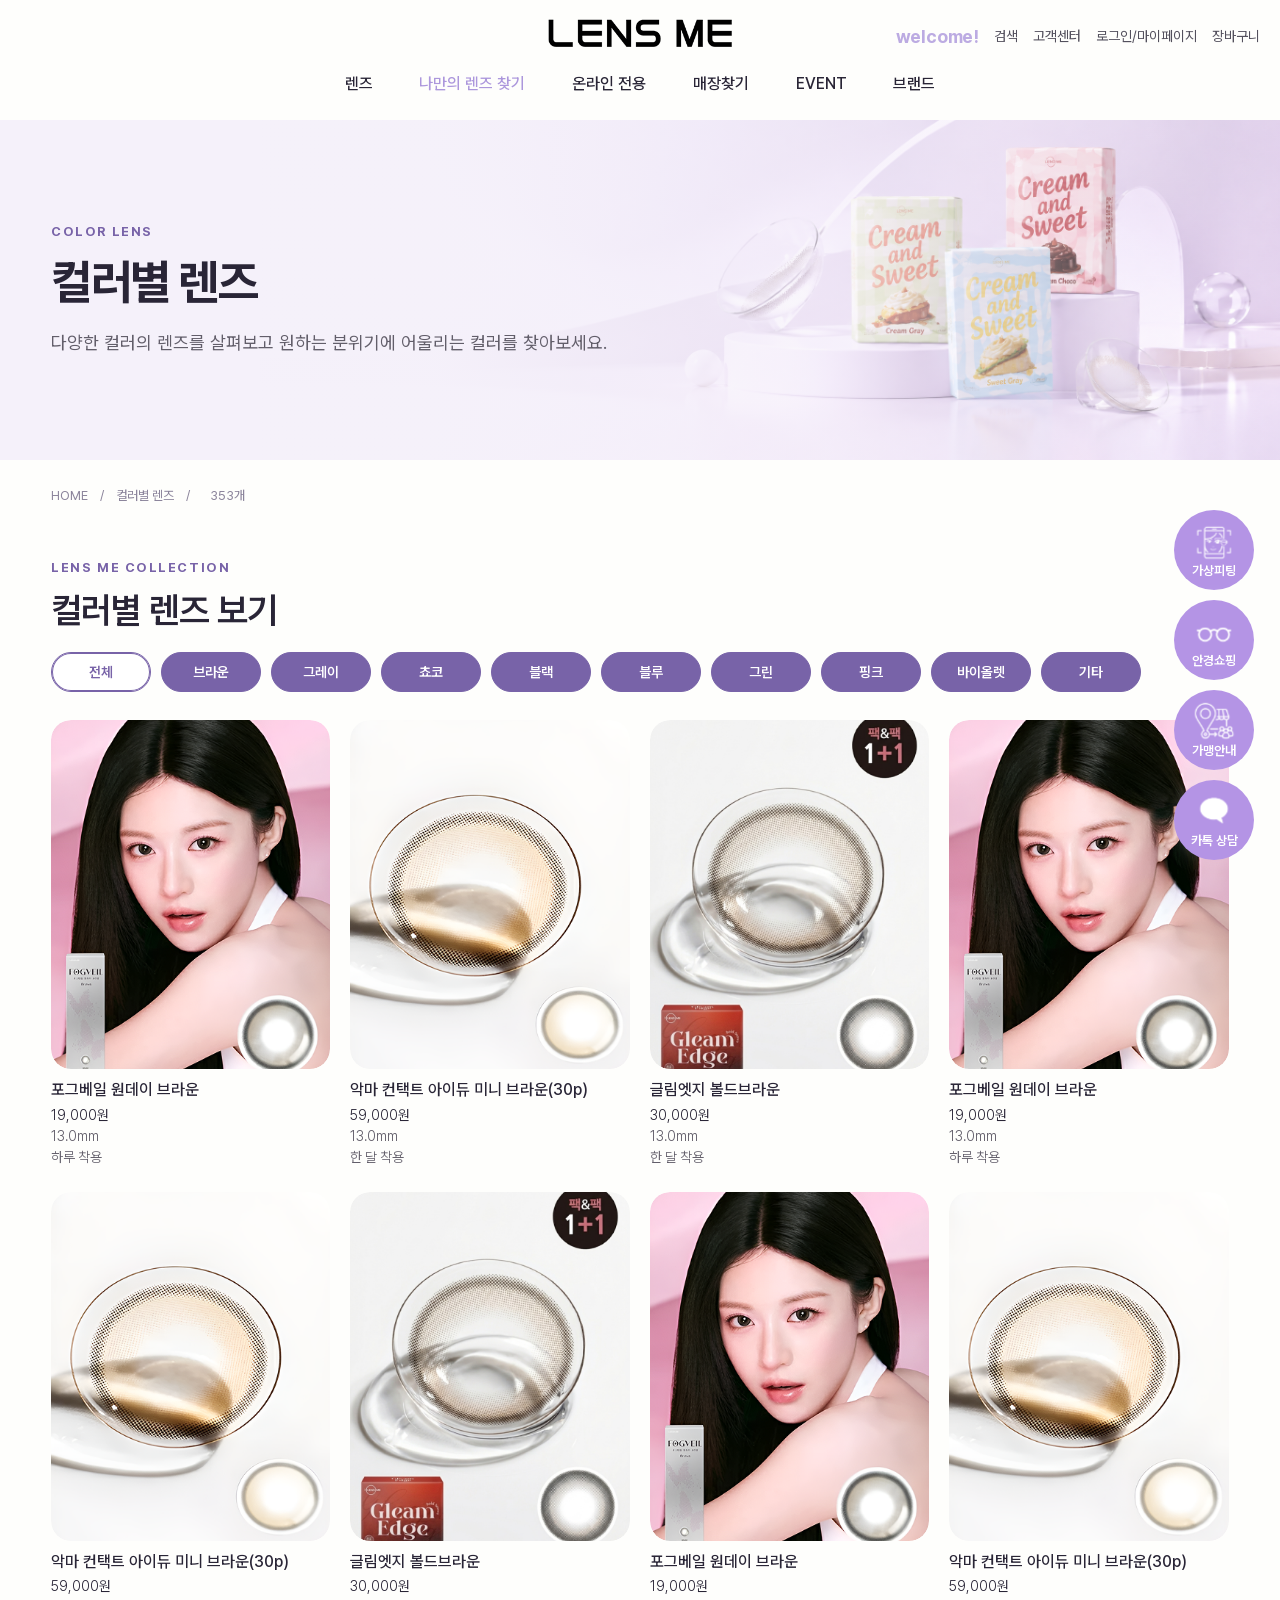
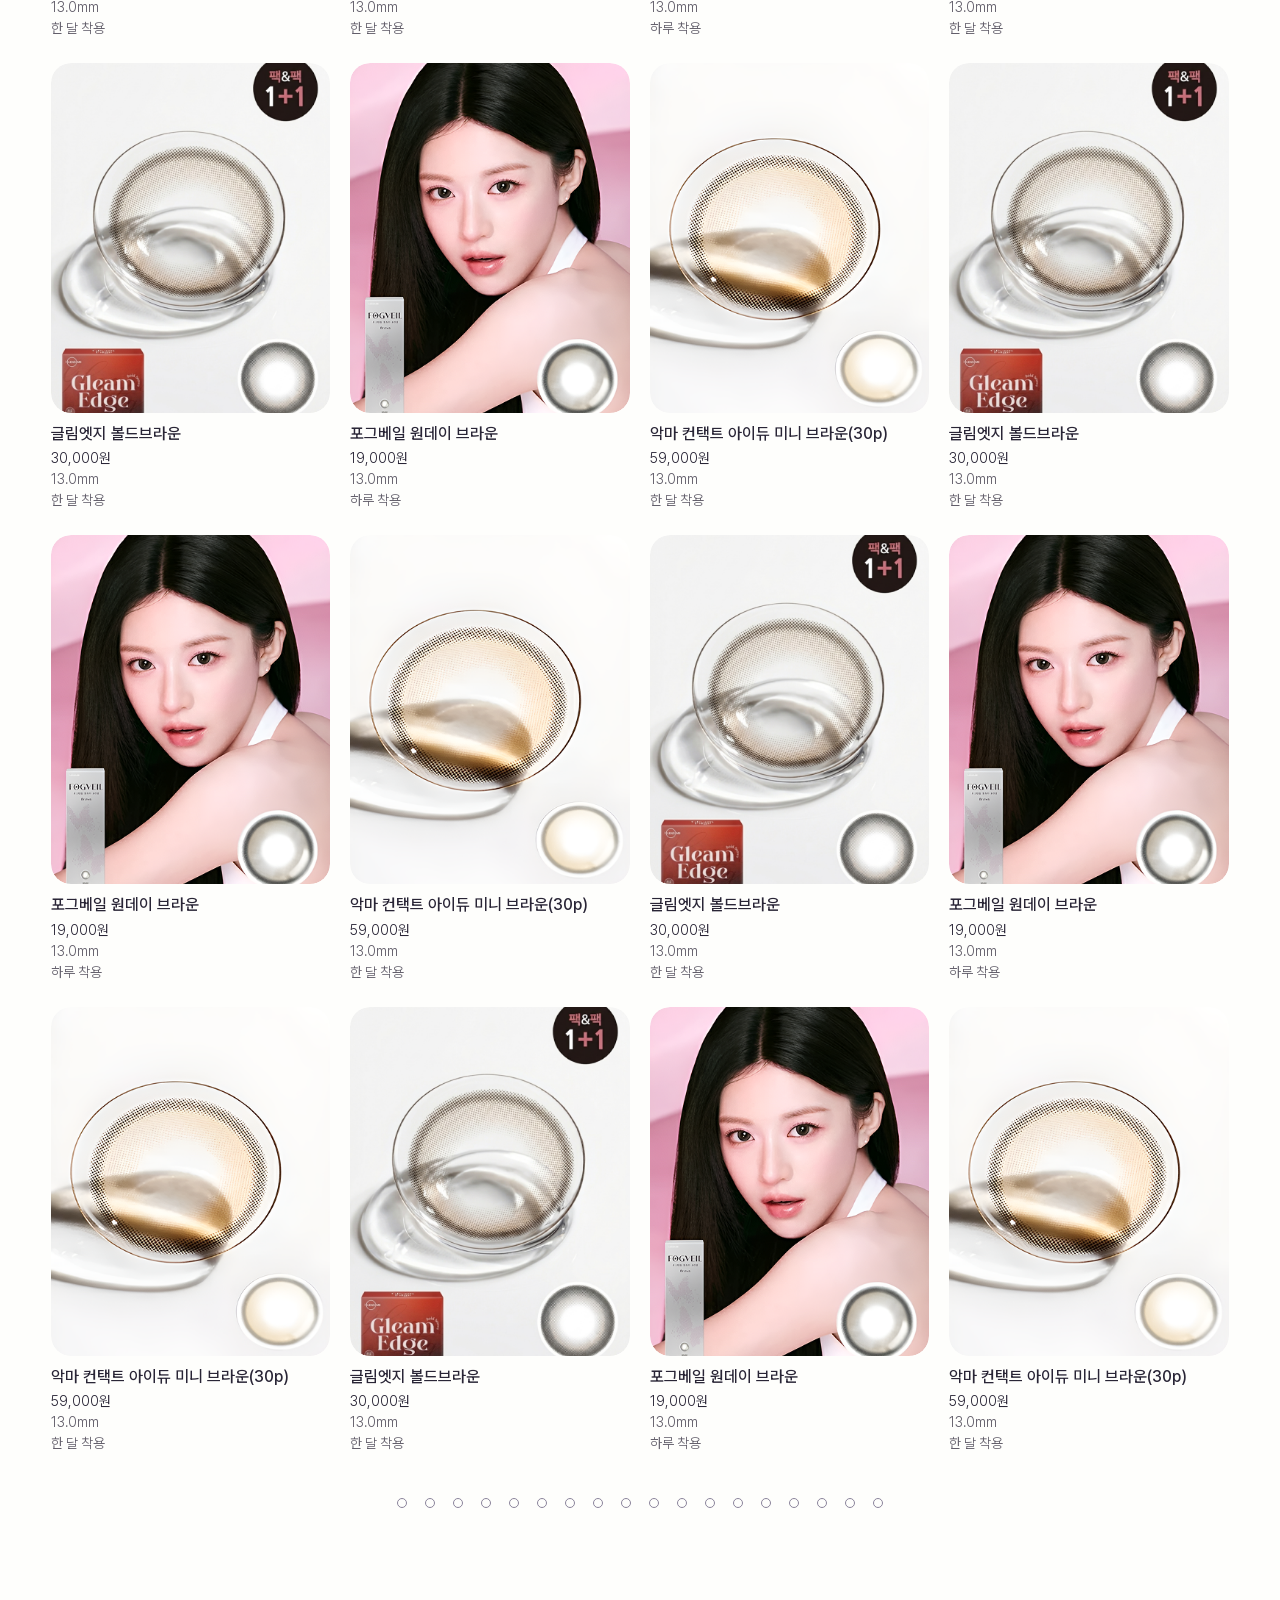
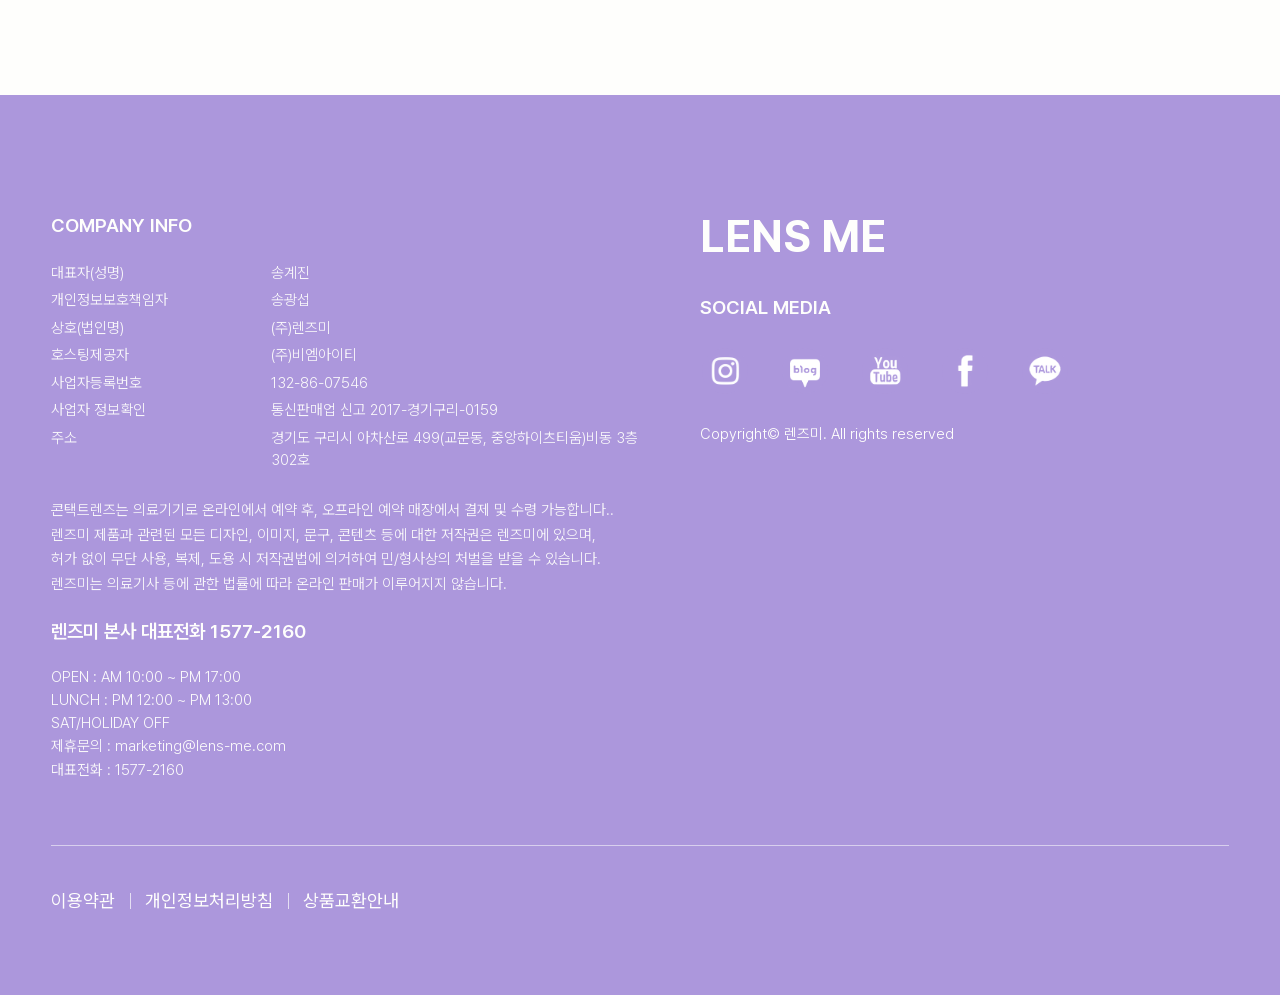
<file: Lensme/lens.html>
<!DOCTYPE html>
<html lang="ko">
<head>
    <meta charset="UTF-8">
    <meta name="viewport" content="width=device-width, initial-scale=1.0">
    <meta name="description" content="렌즈미의 다양한 렌즈와 브랜드 콘텐츠를 만나보세요.">
    <title>렌즈 | LENS ME</title>
    <link rel="stylesheet" href="../css/default.css">
    <link rel="stylesheet" href="../font/css/pretendardvariable.css">
    <link rel="stylesheet" href="css/main.css">
    <link rel="stylesheet" href="css/subpage.css">
    <script src="js/subpage.js" defer></script>
<!-- lens-submenu-sync-20261106 -->
<style>
/* 전체 렌즈 페이지 전용 스타일 */
.all-lens-count{margin-left:8px;color:inherit;font-size:inherit;font-weight:inherit}
.all-lens-filters{display:flex;flex-wrap:wrap;gap:10px;margin-top:18px}
.all-lens-filter{box-sizing:border-box;width:100px;min-width:100px;height:40px;padding:0 12px;border:1px solid #7863A8;border-radius:999px;background:#7863A8;color:#fff;font:600 14px/1 "Pretendard Variable",Pretendard,sans-serif;cursor:pointer;transition:background-color .18s ease,color .18s ease,border-color .18s ease}
.all-lens-filter:hover,.all-lens-filter:focus-visible,.all-lens-filter.is-active{background:#fff;color:#7863A8}
.all-lens-filter:focus-visible{outline:2px solid #292536;outline-offset:3px}
@media(max-width:640px){.all-lens-filters{gap:8px}.all-lens-filter{width:100px;min-width:100px;height:40px;font-size:13px}}
.all-lens-filter.is-active{box-shadow:inset 0 0 0 1px #7863A8}
</style>
<style>
.all-lens-round-scroll{display:flex;justify-content:flex-start;align-items:center;gap:18px;width:100%;max-width:100%;margin:36px auto 0;padding:8px 4px;overflow-x:auto;overflow-y:hidden;overscroll-behavior-x:contain;touch-action:pan-x;scrollbar-width:none;-webkit-overflow-scrolling:touch;white-space:nowrap}
.all-lens-round-scroll::-webkit-scrollbar{display:none}
.all-lens-round-scroll button{flex:0 0 10px;width:10px;height:10px;margin:0;padding:0;border:1px solid #8b849b;border-radius:50%;background:transparent;cursor:pointer}
.all-lens-round-scroll button[aria-current="true"]{background:#8b849b}
.all-lens-round-scroll button:focus-visible{outline:2px solid #292536;outline-offset:4px}
@media(max-width:640px){.all-lens-round-scroll{justify-content:flex-start;gap:12px;margin-top:28px;padding:8px 4px}.all-lens-round-scroll button{flex:0 0 8px;width:8px;height:8px}}
</style>
<style>
/* 컬러별 렌즈: 한 페이지 4열 x 5행, 상품 영역 좌우 페이지 이동 */
.all-lens-swiper{width:100%;overflow:hidden;touch-action:pan-y;cursor:grab}
.all-lens-swiper.is-dragging{cursor:grabbing}
.all-lens-swiper .swiper-wrapper{display:flex;transition:transform 1.1s cubic-bezier(.22,.61,.36,1);will-change:transform}
.all-lens-swiper .swiper-slide{flex:0 0 100%;width:100%;height:auto}
.all-lens-page-grid{display:grid;grid-template-columns:repeat(4,minmax(0,1fr));column-gap:20px;row-gap:24px}
.all-lens-page-grid .pick-card{min-width:0}
.all-lens-pagination{display:flex;align-items:center;justify-content:center;gap:18px;width:100%;margin:36px auto 0;padding:8px 4px;overflow:visible}
.all-lens-pagination .swiper-pagination-bullet{display:block;flex:0 0 10px;width:10px;height:10px;margin:0!important;padding:0;border:1px solid #8b849b;border-radius:50%;background:transparent;opacity:1;cursor:pointer}
.all-lens-pagination .swiper-pagination-bullet-active{background:#8b849b}
@media(max-width:1024px){.all-lens-page-grid{column-gap:16px;row-gap:22px}.all-lens-pagination{margin-top:32px}}
@media(max-width:640px){.all-lens-page-grid{column-gap:10px;row-gap:18px}.all-lens-pagination{gap:12px;margin-top:28px}.all-lens-pagination .swiper-pagination-bullet{flex-basis:8px;width:8px;height:8px}}
@media(prefers-reduced-motion:reduce){.all-lens-swiper .swiper-wrapper{transition-duration:0ms!important}}
</style>
<style>
/* 상품 이미지에 마우스를 올리면 렌즈 상세 이미지로 전환 */
.all-lens-page-grid .pick-image-wrap{position:relative;overflow:hidden;border-radius:20px;}
.all-lens-page-grid .pick-image-wrap .pick-image{transition:opacity .25s ease;}
.all-lens-page-grid .pick-image-wrap .pick-image-main{position:relative;z-index:1;}
.all-lens-page-grid .pick-image-wrap .pick-image-hover{position:absolute;inset:0;z-index:2;width:100%;height:100%;object-fit:cover;opacity:0;pointer-events:none;}
@media (hover:hover) and (pointer:fine){.all-lens-page-grid .pick-card:hover .pick-image-hover{opacity:1;}}
@media (max-width:640px){.all-lens-page-grid .pick-image-wrap{border-radius:16px;}}
@media (prefers-reduced-motion:reduce){.all-lens-page-grid .pick-image-wrap .pick-image{transition:none;}}
</style>
<style>
/* 전체 렌즈 HERO 상품 이미지 */
.all-lens-hero{position:relative;isolation:isolate;min-height:340px;background-color:#f5f1fa;background-image:linear-gradient(90deg,#f5f1fa 0%,rgba(245,241,250,.98) 34%,rgba(245,241,250,.68) 56%,rgba(245,241,250,.04) 100%),url("img/lens_hero.png?v=20261106");background-repeat:no-repeat;background-position:center,right center;background-size:cover,auto 100%}
.all-lens-hero .subpage-inner{position:relative;z-index:1}
.all-lens-hero .subpage-intro{max-width:680px}
@media(max-width:768px){.all-lens-hero{min-height:300px;background-image:linear-gradient(90deg,rgba(245,241,250,.98) 0%,rgba(245,241,250,.9) 48%,rgba(245,241,250,.45) 100%),url("img/lens_hero.png?v=20261106");background-position:center,right center;background-size:cover,auto 100%}}
@media(max-width:480px){.all-lens-hero{min-height:260px;background-position:center,right center;background-size:cover,auto 82%}.all-lens-hero .subpage-intro{max-width:90%}}
</style>
</head>
<body>
<div id="wrap">
<header class="site-header">
            <div class="header-inner">
                <div class="header-top">
                    <div class="header-utility">
                        <a class="welcome" href="index.html" aria-label="렌즈미 홈">welcome!</a>
                        <a href="#" aria-label="검색">검색</a>
                        <a href="#">고객센터</a>
                        <a href="#">로그인/마이페이지</a>
                        <a href="#">장바구니</a>
                    </div>
                    <a class="header-logo" href="index.html" aria-label="렌즈미 홈">
                        <img src="img/logo_new%202.svg" alt="렌즈미">
                    </a>
                    <button class="mobile-menu-button" type="button" aria-expanded="false" aria-controls="primary-navigation">
                        <span></span>
                        <span></span>
                        <span class="sr-only">메뉴 열기</span>
                    </button>
                </div>
                <nav class="primary-navigation" id="primary-navigation" aria-label="주요 메뉴">
                    <div class="nav-item">
                        <a href="#" aria-expanded="false">렌즈</a>
                        <ul class="nav-submenu">
                            <li><a href="all.html">전체</a></li>
                            <li><a href="#">직경별</a></li>
                            <li><a href="#">기능별</a></li>
                        </ul>
                    </div>
                    <div class="nav-item nav-highlight">
                        <a href="#" aria-expanded="false">나만의 렌즈 찾기</a>
                        <ul class="nav-submenu">
                            <li><a href="finder.html">나만의 렌즈 찾기</a></li>
                        </ul>
                    </div>
                    <div class="nav-item">
                        <a href="#" aria-expanded="false">온라인 전용</a>
                        <ul class="nav-submenu">
                            <li><a href="online.html">온라인 전용 렌즈</a></li>
                            <li><a href="#">온라인 전용 혜택</a></li>
                        </ul>
                    </div>
                    <div class="nav-item">
                        <a href="#" aria-expanded="false">매장찾기</a>
                        <ul class="nav-submenu">
                            <li><a href="store.html">매장찾기</a></li>
                        </ul>
                    </div>
                    <div class="nav-item">
                        <a href="#" aria-expanded="false">EVENT</a>
                        <ul class="nav-submenu">
                            <li><a href="event.html">쿠폰</a></li>
                            <li><a href="#">할인</a></li>
                        </ul>
                    </div>
                    <div class="nav-item">
                        <a href="#" aria-expanded="false">브랜드</a>
                        <ul class="nav-submenu">
                            <li><a href="brand.html">렌즈미 소개</a></li>
                            <li><a href="#">렌즈미 뉴스</a></li>
                            <li><a href="#">Dr. 렌즈미</a></li>
                        </ul>
                    </div>
                </nav>
                            </div>
                        </header>
<main class="subpage">
  <section class="subpage-hero all-lens-hero" aria-labelledby="page-title">
    <div class="subpage-inner">
      <p class="subpage-eyebrow">COLOR LENS</p>
      <h1 id="page-title">컬러별 렌즈</h1>
      <p class="subpage-intro">다양한 컬러의 렌즈를 살펴보고 원하는 분위기에 어울리는 컬러를 찾아보세요.</p>
    </div>
  </section>
  <div class="subpage-inner subpage-body">
    <nav class="subpage-breadcrumb" aria-label="현재 위치"><a href="index.html">HOME</a><span aria-hidden="true">/</span><span>컬러별 렌즈</span><span aria-hidden="true">/</span><span class="all-lens-count">353개</span></nav>
    <section class="subpage-section" aria-labelledby="all-products-title">
      <div class="subpage-section-heading">
        <div>
          <p class="subpage-eyebrow">LENS ME COLLECTION</p>
          <h2 id="all-products-title">컬러별 렌즈 보기</h2>
          <div class="all-lens-filters" role="group" aria-label="컬러별 렌즈 필터">
            <button class="all-lens-filter is-active" type="button" data-color="all" aria-pressed="true">전체</button>
            <button class="all-lens-filter" type="button" data-color="brown" aria-pressed="false">브라운</button>
            <button class="all-lens-filter" type="button" data-color="gray" aria-pressed="false">그레이</button>
            <button class="all-lens-filter" type="button" data-color="choco" aria-pressed="false">쵸코</button>
            <button class="all-lens-filter" type="button" data-color="black" aria-pressed="false">블랙</button>
            <button class="all-lens-filter" type="button" data-color="blue" aria-pressed="false">블루</button>
            <button class="all-lens-filter" type="button" data-color="green" aria-pressed="false">그린</button>
            <button class="all-lens-filter" type="button" data-color="pink" aria-pressed="false">핑크</button>
            <button class="all-lens-filter" type="button" data-color="violet" aria-pressed="false">바이올렛</button>
            <button class="all-lens-filter" type="button" data-color="etc" aria-pressed="false">기타</button>
          </div>
        </div>
      </div>
      <div class="swiper all-lens-swiper">
        <div class="swiper-wrapper">
          <div class="swiper-slide">
            <div class="all-lens-page-grid">
              <article class="pick-card"><div class="pick-product"><div class="pick-image-wrap"><img class="pick-image pick-image-main" src="img/new_01.png" alt="포그베일 원데이 브라운 렌즈"><img class="pick-image pick-image-hover" src="img/lens.png" alt="포그베일 원데이 브라운 렌즈 그래픽 직경 미리보기"></div><h3>포그베일 원데이 브라운</h3><p class="pick-price">19,000원</p><p class="pick-size">13.0mm</p><p class="pick-date">하루 착용</p></div></article>
<article class="pick-card"><div class="pick-product"><div class="pick-image-wrap"><img class="pick-image pick-image-main" src="img/new_02.png" alt="크림앤스윗 크림그레이 렌즈"><img class="pick-image pick-image-hover" src="img/lens.png" alt="크림앤스윗 크림그레이 렌즈 그래픽 직경 미리보기"></div><h3>크림앤스윗 크림그레이</h3><p class="pick-price">30,000원</p><p class="pick-size">13.4mm</p><p class="pick-date">한 달 착용</p></div></article>
<article class="pick-card"><div class="pick-product"><div class="pick-image-wrap"><img class="pick-image pick-image-main" src="img/new_03.png" alt="포그베일 그레이 렌즈"><img class="pick-image pick-image-hover" src="img/lens.png" alt="포그베일 그레이 렌즈 그래픽 직경 미리보기"></div><h3>포그베일 그레이</h3><p class="pick-price">30,000원</p><p class="pick-size">13.0mm</p><p class="pick-date">한 달 착용</p></div></article>
<article class="pick-card"><div class="pick-product"><div class="pick-image-wrap"><img class="pick-image pick-image-main" src="img/new_04.png" alt="악마 컨택트 아이듀 미니 브라운 렌즈"><img class="pick-image pick-image-hover" src="img/lens.png" alt="악마 컨택트 아이듀 미니 브라운 렌즈 그래픽 직경 미리보기"></div><h3>악마 컨택트 아이듀 미니 브라운(30p)</h3><p class="pick-price">59,000원</p><p class="pick-size">13.0mm</p><p class="pick-date">한 달 착용</p></div></article>
<article class="pick-card"><div class="pick-product"><div class="pick-image-wrap"><img class="pick-image pick-image-main" src="img/PICK_img.png" alt="크림앤스윗 크림쵸코 렌즈"><img class="pick-image pick-image-hover" src="img/lens.png" alt="크림앤스윗 크림쵸코 렌즈 그래픽 직경 미리보기"></div><h3>크림앤스윗 크림쵸코</h3><p class="pick-price">30,000원</p><p class="pick-size">13.4mm</p><p class="pick-date">한 달 착용</p></div></article>
<article class="pick-card"><div class="pick-product"><div class="pick-image-wrap"><img class="pick-image pick-image-main" src="img/PICK_img02.png" alt="루미문 원데이 헤이즈쵸코 렌즈"><img class="pick-image pick-image-hover" src="img/lens.png" alt="루미문 원데이 헤이즈쵸코 렌즈 그래픽 직경 미리보기"></div><h3>루미문 원데이 헤이즈쵸코 (10p)</h3><p class="pick-price">25,000원</p><p class="pick-size">13.4mm</p><p class="pick-date">하루 착용</p></div></article>
<article class="pick-card"><div class="pick-product"><div class="pick-image-wrap"><img class="pick-image pick-image-main" src="img/PICK_img03.png" alt="글림엣지 볼드브라운 렌즈"><img class="pick-image pick-image-hover" src="img/lens.png" alt="글림엣지 볼드브라운 렌즈 그래픽 직경 미리보기"></div><h3>글림엣지 볼드브라운</h3><p class="pick-price">30,000원</p><p class="pick-size">13.0mm</p><p class="pick-date">한 달 착용</p></div></article>
<article class="pick-card"><div class="pick-product"><div class="pick-image-wrap"><img class="pick-image pick-image-main" src="img/new_05.png" alt="미니블 틴트쵸코 렌즈"><img class="pick-image pick-image-hover" src="img/lens.png" alt="미니블 틴트쵸코 렌즈 그래픽 직경 미리보기"></div><h3>미니블 틴트쵸코</h3><p class="pick-price">30,000원</p><p class="pick-size">13.0mm</p><p class="pick-date">한 달 착용</p></div></article>
<article class="pick-card"><div class="pick-product"><div class="pick-image-wrap"><img class="pick-image pick-image-main" src="img/new_01.png" alt="포그베일 원데이 브라운 렌즈"><img class="pick-image pick-image-hover" src="img/lens.png" alt="포그베일 원데이 브라운 렌즈 그래픽 직경 미리보기"></div><h3>포그베일 원데이 브라운</h3><p class="pick-price">19,000원</p><p class="pick-size">13.0mm</p><p class="pick-date">하루 착용</p></div></article>
<article class="pick-card"><div class="pick-product"><div class="pick-image-wrap"><img class="pick-image pick-image-main" src="img/new_02.png" alt="크림앤스윗 크림그레이 렌즈"><img class="pick-image pick-image-hover" src="img/lens.png" alt="크림앤스윗 크림그레이 렌즈 그래픽 직경 미리보기"></div><h3>크림앤스윗 크림그레이</h3><p class="pick-price">30,000원</p><p class="pick-size">13.4mm</p><p class="pick-date">한 달 착용</p></div></article>
<article class="pick-card"><div class="pick-product"><div class="pick-image-wrap"><img class="pick-image pick-image-main" src="img/new_03.png" alt="포그베일 그레이 렌즈"><img class="pick-image pick-image-hover" src="img/lens.png" alt="포그베일 그레이 렌즈 그래픽 직경 미리보기"></div><h3>포그베일 그레이</h3><p class="pick-price">30,000원</p><p class="pick-size">13.0mm</p><p class="pick-date">한 달 착용</p></div></article>
<article class="pick-card"><div class="pick-product"><div class="pick-image-wrap"><img class="pick-image pick-image-main" src="img/new_04.png" alt="악마 컨택트 아이듀 미니 브라운 렌즈"><img class="pick-image pick-image-hover" src="img/lens.png" alt="악마 컨택트 아이듀 미니 브라운 렌즈 그래픽 직경 미리보기"></div><h3>악마 컨택트 아이듀 미니 브라운(30p)</h3><p class="pick-price">59,000원</p><p class="pick-size">13.0mm</p><p class="pick-date">한 달 착용</p></div></article>
<article class="pick-card"><div class="pick-product"><div class="pick-image-wrap"><img class="pick-image pick-image-main" src="img/PICK_img.png" alt="크림앤스윗 크림쵸코 렌즈"><img class="pick-image pick-image-hover" src="img/lens.png" alt="크림앤스윗 크림쵸코 렌즈 그래픽 직경 미리보기"></div><h3>크림앤스윗 크림쵸코</h3><p class="pick-price">30,000원</p><p class="pick-size">13.4mm</p><p class="pick-date">한 달 착용</p></div></article>
<article class="pick-card"><div class="pick-product"><div class="pick-image-wrap"><img class="pick-image pick-image-main" src="img/PICK_img02.png" alt="루미문 원데이 헤이즈쵸코 렌즈"><img class="pick-image pick-image-hover" src="img/lens.png" alt="루미문 원데이 헤이즈쵸코 렌즈 그래픽 직경 미리보기"></div><h3>루미문 원데이 헤이즈쵸코 (10p)</h3><p class="pick-price">25,000원</p><p class="pick-size">13.4mm</p><p class="pick-date">하루 착용</p></div></article>
<article class="pick-card"><div class="pick-product"><div class="pick-image-wrap"><img class="pick-image pick-image-main" src="img/PICK_img03.png" alt="글림엣지 볼드브라운 렌즈"><img class="pick-image pick-image-hover" src="img/lens.png" alt="글림엣지 볼드브라운 렌즈 그래픽 직경 미리보기"></div><h3>글림엣지 볼드브라운</h3><p class="pick-price">30,000원</p><p class="pick-size">13.0mm</p><p class="pick-date">한 달 착용</p></div></article>
<article class="pick-card"><div class="pick-product"><div class="pick-image-wrap"><img class="pick-image pick-image-main" src="img/new_05.png" alt="미니블 틴트쵸코 렌즈"><img class="pick-image pick-image-hover" src="img/lens.png" alt="미니블 틴트쵸코 렌즈 그래픽 직경 미리보기"></div><h3>미니블 틴트쵸코</h3><p class="pick-price">30,000원</p><p class="pick-size">13.0mm</p><p class="pick-date">한 달 착용</p></div></article>
<article class="pick-card"><div class="pick-product"><div class="pick-image-wrap"><img class="pick-image pick-image-main" src="img/new_01.png" alt="포그베일 원데이 브라운 렌즈"><img class="pick-image pick-image-hover" src="img/lens.png" alt="포그베일 원데이 브라운 렌즈 그래픽 직경 미리보기"></div><h3>포그베일 원데이 브라운</h3><p class="pick-price">19,000원</p><p class="pick-size">13.0mm</p><p class="pick-date">하루 착용</p></div></article>
<article class="pick-card"><div class="pick-product"><div class="pick-image-wrap"><img class="pick-image pick-image-main" src="img/new_02.png" alt="크림앤스윗 크림그레이 렌즈"><img class="pick-image pick-image-hover" src="img/lens.png" alt="크림앤스윗 크림그레이 렌즈 그래픽 직경 미리보기"></div><h3>크림앤스윗 크림그레이</h3><p class="pick-price">30,000원</p><p class="pick-size">13.4mm</p><p class="pick-date">한 달 착용</p></div></article>
<article class="pick-card"><div class="pick-product"><div class="pick-image-wrap"><img class="pick-image pick-image-main" src="img/new_03.png" alt="포그베일 그레이 렌즈"><img class="pick-image pick-image-hover" src="img/lens.png" alt="포그베일 그레이 렌즈 그래픽 직경 미리보기"></div><h3>포그베일 그레이</h3><p class="pick-price">30,000원</p><p class="pick-size">13.0mm</p><p class="pick-date">한 달 착용</p></div></article>
<article class="pick-card"><div class="pick-product"><div class="pick-image-wrap"><img class="pick-image pick-image-main" src="img/new_04.png" alt="악마 컨택트 아이듀 미니 브라운 렌즈"><img class="pick-image pick-image-hover" src="img/lens.png" alt="악마 컨택트 아이듀 미니 브라운 렌즈 그래픽 직경 미리보기"></div><h3>악마 컨택트 아이듀 미니 브라운(30p)</h3><p class="pick-price">59,000원</p><p class="pick-size">13.0mm</p><p class="pick-date">한 달 착용</p></div></article>
            </div>
          </div>

          <div class="swiper-slide">
            <div class="all-lens-page-grid">
              <article class="pick-card"><div class="pick-product"><div class="pick-image-wrap"><img class="pick-image pick-image-main" src="img/PICK_img.png" alt="크림앤스윗 크림쵸코 렌즈"><img class="pick-image pick-image-hover" src="img/lens.png" alt="크림앤스윗 크림쵸코 렌즈 그래픽 직경 미리보기"></div><h3>크림앤스윗 크림쵸코</h3><p class="pick-price">30,000원</p><p class="pick-size">13.4mm</p><p class="pick-date">한 달 착용</p></div></article>
<article class="pick-card"><div class="pick-product"><div class="pick-image-wrap"><img class="pick-image pick-image-main" src="img/PICK_img02.png" alt="루미문 원데이 헤이즈쵸코 렌즈"><img class="pick-image pick-image-hover" src="img/lens.png" alt="루미문 원데이 헤이즈쵸코 렌즈 그래픽 직경 미리보기"></div><h3>루미문 원데이 헤이즈쵸코 (10p)</h3><p class="pick-price">25,000원</p><p class="pick-size">13.4mm</p><p class="pick-date">하루 착용</p></div></article>
<article class="pick-card"><div class="pick-product"><div class="pick-image-wrap"><img class="pick-image pick-image-main" src="img/PICK_img03.png" alt="글림엣지 볼드브라운 렌즈"><img class="pick-image pick-image-hover" src="img/lens.png" alt="글림엣지 볼드브라운 렌즈 그래픽 직경 미리보기"></div><h3>글림엣지 볼드브라운</h3><p class="pick-price">30,000원</p><p class="pick-size">13.0mm</p><p class="pick-date">한 달 착용</p></div></article>
<article class="pick-card"><div class="pick-product"><div class="pick-image-wrap"><img class="pick-image pick-image-main" src="img/new_05.png" alt="미니블 틴트쵸코 렌즈"><img class="pick-image pick-image-hover" src="img/lens.png" alt="미니블 틴트쵸코 렌즈 그래픽 직경 미리보기"></div><h3>미니블 틴트쵸코</h3><p class="pick-price">30,000원</p><p class="pick-size">13.0mm</p><p class="pick-date">한 달 착용</p></div></article>
<article class="pick-card"><div class="pick-product"><div class="pick-image-wrap"><img class="pick-image pick-image-main" src="img/new_01.png" alt="포그베일 원데이 브라운 렌즈"><img class="pick-image pick-image-hover" src="img/lens.png" alt="포그베일 원데이 브라운 렌즈 그래픽 직경 미리보기"></div><h3>포그베일 원데이 브라운</h3><p class="pick-price">19,000원</p><p class="pick-size">13.0mm</p><p class="pick-date">하루 착용</p></div></article>
<article class="pick-card"><div class="pick-product"><div class="pick-image-wrap"><img class="pick-image pick-image-main" src="img/new_02.png" alt="크림앤스윗 크림그레이 렌즈"><img class="pick-image pick-image-hover" src="img/lens.png" alt="크림앤스윗 크림그레이 렌즈 그래픽 직경 미리보기"></div><h3>크림앤스윗 크림그레이</h3><p class="pick-price">30,000원</p><p class="pick-size">13.4mm</p><p class="pick-date">한 달 착용</p></div></article>
<article class="pick-card"><div class="pick-product"><div class="pick-image-wrap"><img class="pick-image pick-image-main" src="img/new_03.png" alt="포그베일 그레이 렌즈"><img class="pick-image pick-image-hover" src="img/lens.png" alt="포그베일 그레이 렌즈 그래픽 직경 미리보기"></div><h3>포그베일 그레이</h3><p class="pick-price">30,000원</p><p class="pick-size">13.0mm</p><p class="pick-date">한 달 착용</p></div></article>
<article class="pick-card"><div class="pick-product"><div class="pick-image-wrap"><img class="pick-image pick-image-main" src="img/new_04.png" alt="악마 컨택트 아이듀 미니 브라운 렌즈"><img class="pick-image pick-image-hover" src="img/lens.png" alt="악마 컨택트 아이듀 미니 브라운 렌즈 그래픽 직경 미리보기"></div><h3>악마 컨택트 아이듀 미니 브라운(30p)</h3><p class="pick-price">59,000원</p><p class="pick-size">13.0mm</p><p class="pick-date">한 달 착용</p></div></article>
<article class="pick-card"><div class="pick-product"><div class="pick-image-wrap"><img class="pick-image pick-image-main" src="img/PICK_img.png" alt="크림앤스윗 크림쵸코 렌즈"><img class="pick-image pick-image-hover" src="img/lens.png" alt="크림앤스윗 크림쵸코 렌즈 그래픽 직경 미리보기"></div><h3>크림앤스윗 크림쵸코</h3><p class="pick-price">30,000원</p><p class="pick-size">13.4mm</p><p class="pick-date">한 달 착용</p></div></article>
<article class="pick-card"><div class="pick-product"><div class="pick-image-wrap"><img class="pick-image pick-image-main" src="img/PICK_img02.png" alt="루미문 원데이 헤이즈쵸코 렌즈"><img class="pick-image pick-image-hover" src="img/lens.png" alt="루미문 원데이 헤이즈쵸코 렌즈 그래픽 직경 미리보기"></div><h3>루미문 원데이 헤이즈쵸코 (10p)</h3><p class="pick-price">25,000원</p><p class="pick-size">13.4mm</p><p class="pick-date">하루 착용</p></div></article>
<article class="pick-card"><div class="pick-product"><div class="pick-image-wrap"><img class="pick-image pick-image-main" src="img/PICK_img03.png" alt="글림엣지 볼드브라운 렌즈"><img class="pick-image pick-image-hover" src="img/lens.png" alt="글림엣지 볼드브라운 렌즈 그래픽 직경 미리보기"></div><h3>글림엣지 볼드브라운</h3><p class="pick-price">30,000원</p><p class="pick-size">13.0mm</p><p class="pick-date">한 달 착용</p></div></article>
<article class="pick-card"><div class="pick-product"><div class="pick-image-wrap"><img class="pick-image pick-image-main" src="img/new_05.png" alt="미니블 틴트쵸코 렌즈"><img class="pick-image pick-image-hover" src="img/lens.png" alt="미니블 틴트쵸코 렌즈 그래픽 직경 미리보기"></div><h3>미니블 틴트쵸코</h3><p class="pick-price">30,000원</p><p class="pick-size">13.0mm</p><p class="pick-date">한 달 착용</p></div></article>
<article class="pick-card"><div class="pick-product"><div class="pick-image-wrap"><img class="pick-image pick-image-main" src="img/new_01.png" alt="포그베일 원데이 브라운 렌즈"><img class="pick-image pick-image-hover" src="img/lens.png" alt="포그베일 원데이 브라운 렌즈 그래픽 직경 미리보기"></div><h3>포그베일 원데이 브라운</h3><p class="pick-price">19,000원</p><p class="pick-size">13.0mm</p><p class="pick-date">하루 착용</p></div></article>
<article class="pick-card"><div class="pick-product"><div class="pick-image-wrap"><img class="pick-image pick-image-main" src="img/new_02.png" alt="크림앤스윗 크림그레이 렌즈"><img class="pick-image pick-image-hover" src="img/lens.png" alt="크림앤스윗 크림그레이 렌즈 그래픽 직경 미리보기"></div><h3>크림앤스윗 크림그레이</h3><p class="pick-price">30,000원</p><p class="pick-size">13.4mm</p><p class="pick-date">한 달 착용</p></div></article>
<article class="pick-card"><div class="pick-product"><div class="pick-image-wrap"><img class="pick-image pick-image-main" src="img/new_03.png" alt="포그베일 그레이 렌즈"><img class="pick-image pick-image-hover" src="img/lens.png" alt="포그베일 그레이 렌즈 그래픽 직경 미리보기"></div><h3>포그베일 그레이</h3><p class="pick-price">30,000원</p><p class="pick-size">13.0mm</p><p class="pick-date">한 달 착용</p></div></article>
<article class="pick-card"><div class="pick-product"><div class="pick-image-wrap"><img class="pick-image pick-image-main" src="img/new_04.png" alt="악마 컨택트 아이듀 미니 브라운 렌즈"><img class="pick-image pick-image-hover" src="img/lens.png" alt="악마 컨택트 아이듀 미니 브라운 렌즈 그래픽 직경 미리보기"></div><h3>악마 컨택트 아이듀 미니 브라운(30p)</h3><p class="pick-price">59,000원</p><p class="pick-size">13.0mm</p><p class="pick-date">한 달 착용</p></div></article>
<article class="pick-card"><div class="pick-product"><div class="pick-image-wrap"><img class="pick-image pick-image-main" src="img/PICK_img.png" alt="크림앤스윗 크림쵸코 렌즈"><img class="pick-image pick-image-hover" src="img/lens.png" alt="크림앤스윗 크림쵸코 렌즈 그래픽 직경 미리보기"></div><h3>크림앤스윗 크림쵸코</h3><p class="pick-price">30,000원</p><p class="pick-size">13.4mm</p><p class="pick-date">한 달 착용</p></div></article>
<article class="pick-card"><div class="pick-product"><div class="pick-image-wrap"><img class="pick-image pick-image-main" src="img/PICK_img02.png" alt="루미문 원데이 헤이즈쵸코 렌즈"><img class="pick-image pick-image-hover" src="img/lens.png" alt="루미문 원데이 헤이즈쵸코 렌즈 그래픽 직경 미리보기"></div><h3>루미문 원데이 헤이즈쵸코 (10p)</h3><p class="pick-price">25,000원</p><p class="pick-size">13.4mm</p><p class="pick-date">하루 착용</p></div></article>
<article class="pick-card"><div class="pick-product"><div class="pick-image-wrap"><img class="pick-image pick-image-main" src="img/PICK_img03.png" alt="글림엣지 볼드브라운 렌즈"><img class="pick-image pick-image-hover" src="img/lens.png" alt="글림엣지 볼드브라운 렌즈 그래픽 직경 미리보기"></div><h3>글림엣지 볼드브라운</h3><p class="pick-price">30,000원</p><p class="pick-size">13.0mm</p><p class="pick-date">한 달 착용</p></div></article>
<article class="pick-card"><div class="pick-product"><div class="pick-image-wrap"><img class="pick-image pick-image-main" src="img/new_05.png" alt="미니블 틴트쵸코 렌즈"><img class="pick-image pick-image-hover" src="img/lens.png" alt="미니블 틴트쵸코 렌즈 그래픽 직경 미리보기"></div><h3>미니블 틴트쵸코</h3><p class="pick-price">30,000원</p><p class="pick-size">13.0mm</p><p class="pick-date">한 달 착용</p></div></article>
            </div>
          </div>

          <div class="swiper-slide">
            <div class="all-lens-page-grid">
              <article class="pick-card"><div class="pick-product"><div class="pick-image-wrap"><img class="pick-image pick-image-main" src="img/new_01.png" alt="포그베일 원데이 브라운 렌즈"><img class="pick-image pick-image-hover" src="img/lens.png" alt="포그베일 원데이 브라운 렌즈 그래픽 직경 미리보기"></div><h3>포그베일 원데이 브라운</h3><p class="pick-price">19,000원</p><p class="pick-size">13.0mm</p><p class="pick-date">하루 착용</p></div></article>
<article class="pick-card"><div class="pick-product"><div class="pick-image-wrap"><img class="pick-image pick-image-main" src="img/new_02.png" alt="크림앤스윗 크림그레이 렌즈"><img class="pick-image pick-image-hover" src="img/lens.png" alt="크림앤스윗 크림그레이 렌즈 그래픽 직경 미리보기"></div><h3>크림앤스윗 크림그레이</h3><p class="pick-price">30,000원</p><p class="pick-size">13.4mm</p><p class="pick-date">한 달 착용</p></div></article>
<article class="pick-card"><div class="pick-product"><div class="pick-image-wrap"><img class="pick-image pick-image-main" src="img/new_03.png" alt="포그베일 그레이 렌즈"><img class="pick-image pick-image-hover" src="img/lens.png" alt="포그베일 그레이 렌즈 그래픽 직경 미리보기"></div><h3>포그베일 그레이</h3><p class="pick-price">30,000원</p><p class="pick-size">13.0mm</p><p class="pick-date">한 달 착용</p></div></article>
<article class="pick-card"><div class="pick-product"><div class="pick-image-wrap"><img class="pick-image pick-image-main" src="img/new_04.png" alt="악마 컨택트 아이듀 미니 브라운 렌즈"><img class="pick-image pick-image-hover" src="img/lens.png" alt="악마 컨택트 아이듀 미니 브라운 렌즈 그래픽 직경 미리보기"></div><h3>악마 컨택트 아이듀 미니 브라운(30p)</h3><p class="pick-price">59,000원</p><p class="pick-size">13.0mm</p><p class="pick-date">한 달 착용</p></div></article>
<article class="pick-card"><div class="pick-product"><div class="pick-image-wrap"><img class="pick-image pick-image-main" src="img/PICK_img.png" alt="크림앤스윗 크림쵸코 렌즈"><img class="pick-image pick-image-hover" src="img/lens.png" alt="크림앤스윗 크림쵸코 렌즈 그래픽 직경 미리보기"></div><h3>크림앤스윗 크림쵸코</h3><p class="pick-price">30,000원</p><p class="pick-size">13.4mm</p><p class="pick-date">한 달 착용</p></div></article>
<article class="pick-card"><div class="pick-product"><div class="pick-image-wrap"><img class="pick-image pick-image-main" src="img/PICK_img02.png" alt="루미문 원데이 헤이즈쵸코 렌즈"><img class="pick-image pick-image-hover" src="img/lens.png" alt="루미문 원데이 헤이즈쵸코 렌즈 그래픽 직경 미리보기"></div><h3>루미문 원데이 헤이즈쵸코 (10p)</h3><p class="pick-price">25,000원</p><p class="pick-size">13.4mm</p><p class="pick-date">하루 착용</p></div></article>
<article class="pick-card"><div class="pick-product"><div class="pick-image-wrap"><img class="pick-image pick-image-main" src="img/PICK_img03.png" alt="글림엣지 볼드브라운 렌즈"><img class="pick-image pick-image-hover" src="img/lens.png" alt="글림엣지 볼드브라운 렌즈 그래픽 직경 미리보기"></div><h3>글림엣지 볼드브라운</h3><p class="pick-price">30,000원</p><p class="pick-size">13.0mm</p><p class="pick-date">한 달 착용</p></div></article>
<article class="pick-card"><div class="pick-product"><div class="pick-image-wrap"><img class="pick-image pick-image-main" src="img/new_05.png" alt="미니블 틴트쵸코 렌즈"><img class="pick-image pick-image-hover" src="img/lens.png" alt="미니블 틴트쵸코 렌즈 그래픽 직경 미리보기"></div><h3>미니블 틴트쵸코</h3><p class="pick-price">30,000원</p><p class="pick-size">13.0mm</p><p class="pick-date">한 달 착용</p></div></article>
<article class="pick-card"><div class="pick-product"><div class="pick-image-wrap"><img class="pick-image pick-image-main" src="img/new_01.png" alt="포그베일 원데이 브라운 렌즈"><img class="pick-image pick-image-hover" src="img/lens.png" alt="포그베일 원데이 브라운 렌즈 그래픽 직경 미리보기"></div><h3>포그베일 원데이 브라운</h3><p class="pick-price">19,000원</p><p class="pick-size">13.0mm</p><p class="pick-date">하루 착용</p></div></article>
<article class="pick-card"><div class="pick-product"><div class="pick-image-wrap"><img class="pick-image pick-image-main" src="img/new_02.png" alt="크림앤스윗 크림그레이 렌즈"><img class="pick-image pick-image-hover" src="img/lens.png" alt="크림앤스윗 크림그레이 렌즈 그래픽 직경 미리보기"></div><h3>크림앤스윗 크림그레이</h3><p class="pick-price">30,000원</p><p class="pick-size">13.4mm</p><p class="pick-date">한 달 착용</p></div></article>
<article class="pick-card"><div class="pick-product"><div class="pick-image-wrap"><img class="pick-image pick-image-main" src="img/new_03.png" alt="포그베일 그레이 렌즈"><img class="pick-image pick-image-hover" src="img/lens.png" alt="포그베일 그레이 렌즈 그래픽 직경 미리보기"></div><h3>포그베일 그레이</h3><p class="pick-price">30,000원</p><p class="pick-size">13.0mm</p><p class="pick-date">한 달 착용</p></div></article>
<article class="pick-card"><div class="pick-product"><div class="pick-image-wrap"><img class="pick-image pick-image-main" src="img/new_04.png" alt="악마 컨택트 아이듀 미니 브라운 렌즈"><img class="pick-image pick-image-hover" src="img/lens.png" alt="악마 컨택트 아이듀 미니 브라운 렌즈 그래픽 직경 미리보기"></div><h3>악마 컨택트 아이듀 미니 브라운(30p)</h3><p class="pick-price">59,000원</p><p class="pick-size">13.0mm</p><p class="pick-date">한 달 착용</p></div></article>
<article class="pick-card"><div class="pick-product"><div class="pick-image-wrap"><img class="pick-image pick-image-main" src="img/PICK_img.png" alt="크림앤스윗 크림쵸코 렌즈"><img class="pick-image pick-image-hover" src="img/lens.png" alt="크림앤스윗 크림쵸코 렌즈 그래픽 직경 미리보기"></div><h3>크림앤스윗 크림쵸코</h3><p class="pick-price">30,000원</p><p class="pick-size">13.4mm</p><p class="pick-date">한 달 착용</p></div></article>
<article class="pick-card"><div class="pick-product"><div class="pick-image-wrap"><img class="pick-image pick-image-main" src="img/PICK_img02.png" alt="루미문 원데이 헤이즈쵸코 렌즈"><img class="pick-image pick-image-hover" src="img/lens.png" alt="루미문 원데이 헤이즈쵸코 렌즈 그래픽 직경 미리보기"></div><h3>루미문 원데이 헤이즈쵸코 (10p)</h3><p class="pick-price">25,000원</p><p class="pick-size">13.4mm</p><p class="pick-date">하루 착용</p></div></article>
<article class="pick-card"><div class="pick-product"><div class="pick-image-wrap"><img class="pick-image pick-image-main" src="img/PICK_img03.png" alt="글림엣지 볼드브라운 렌즈"><img class="pick-image pick-image-hover" src="img/lens.png" alt="글림엣지 볼드브라운 렌즈 그래픽 직경 미리보기"></div><h3>글림엣지 볼드브라운</h3><p class="pick-price">30,000원</p><p class="pick-size">13.0mm</p><p class="pick-date">한 달 착용</p></div></article>
<article class="pick-card"><div class="pick-product"><div class="pick-image-wrap"><img class="pick-image pick-image-main" src="img/new_05.png" alt="미니블 틴트쵸코 렌즈"><img class="pick-image pick-image-hover" src="img/lens.png" alt="미니블 틴트쵸코 렌즈 그래픽 직경 미리보기"></div><h3>미니블 틴트쵸코</h3><p class="pick-price">30,000원</p><p class="pick-size">13.0mm</p><p class="pick-date">한 달 착용</p></div></article>
<article class="pick-card"><div class="pick-product"><div class="pick-image-wrap"><img class="pick-image pick-image-main" src="img/new_01.png" alt="포그베일 원데이 브라운 렌즈"><img class="pick-image pick-image-hover" src="img/lens.png" alt="포그베일 원데이 브라운 렌즈 그래픽 직경 미리보기"></div><h3>포그베일 원데이 브라운</h3><p class="pick-price">19,000원</p><p class="pick-size">13.0mm</p><p class="pick-date">하루 착용</p></div></article>
<article class="pick-card"><div class="pick-product"><div class="pick-image-wrap"><img class="pick-image pick-image-main" src="img/new_02.png" alt="크림앤스윗 크림그레이 렌즈"><img class="pick-image pick-image-hover" src="img/lens.png" alt="크림앤스윗 크림그레이 렌즈 그래픽 직경 미리보기"></div><h3>크림앤스윗 크림그레이</h3><p class="pick-price">30,000원</p><p class="pick-size">13.4mm</p><p class="pick-date">한 달 착용</p></div></article>
<article class="pick-card"><div class="pick-product"><div class="pick-image-wrap"><img class="pick-image pick-image-main" src="img/new_03.png" alt="포그베일 그레이 렌즈"><img class="pick-image pick-image-hover" src="img/lens.png" alt="포그베일 그레이 렌즈 그래픽 직경 미리보기"></div><h3>포그베일 그레이</h3><p class="pick-price">30,000원</p><p class="pick-size">13.0mm</p><p class="pick-date">한 달 착용</p></div></article>
<article class="pick-card"><div class="pick-product"><div class="pick-image-wrap"><img class="pick-image pick-image-main" src="img/new_04.png" alt="악마 컨택트 아이듀 미니 브라운 렌즈"><img class="pick-image pick-image-hover" src="img/lens.png" alt="악마 컨택트 아이듀 미니 브라운 렌즈 그래픽 직경 미리보기"></div><h3>악마 컨택트 아이듀 미니 브라운(30p)</h3><p class="pick-price">59,000원</p><p class="pick-size">13.0mm</p><p class="pick-date">한 달 착용</p></div></article>
            </div>
          </div>

          <div class="swiper-slide">
            <div class="all-lens-page-grid">
              <article class="pick-card"><div class="pick-product"><div class="pick-image-wrap"><img class="pick-image pick-image-main" src="img/PICK_img.png" alt="크림앤스윗 크림쵸코 렌즈"><img class="pick-image pick-image-hover" src="img/lens.png" alt="크림앤스윗 크림쵸코 렌즈 그래픽 직경 미리보기"></div><h3>크림앤스윗 크림쵸코</h3><p class="pick-price">30,000원</p><p class="pick-size">13.4mm</p><p class="pick-date">한 달 착용</p></div></article>
<article class="pick-card"><div class="pick-product"><div class="pick-image-wrap"><img class="pick-image pick-image-main" src="img/PICK_img02.png" alt="루미문 원데이 헤이즈쵸코 렌즈"><img class="pick-image pick-image-hover" src="img/lens.png" alt="루미문 원데이 헤이즈쵸코 렌즈 그래픽 직경 미리보기"></div><h3>루미문 원데이 헤이즈쵸코 (10p)</h3><p class="pick-price">25,000원</p><p class="pick-size">13.4mm</p><p class="pick-date">하루 착용</p></div></article>
<article class="pick-card"><div class="pick-product"><div class="pick-image-wrap"><img class="pick-image pick-image-main" src="img/PICK_img03.png" alt="글림엣지 볼드브라운 렌즈"><img class="pick-image pick-image-hover" src="img/lens.png" alt="글림엣지 볼드브라운 렌즈 그래픽 직경 미리보기"></div><h3>글림엣지 볼드브라운</h3><p class="pick-price">30,000원</p><p class="pick-size">13.0mm</p><p class="pick-date">한 달 착용</p></div></article>
<article class="pick-card"><div class="pick-product"><div class="pick-image-wrap"><img class="pick-image pick-image-main" src="img/new_05.png" alt="미니블 틴트쵸코 렌즈"><img class="pick-image pick-image-hover" src="img/lens.png" alt="미니블 틴트쵸코 렌즈 그래픽 직경 미리보기"></div><h3>미니블 틴트쵸코</h3><p class="pick-price">30,000원</p><p class="pick-size">13.0mm</p><p class="pick-date">한 달 착용</p></div></article>
<article class="pick-card"><div class="pick-product"><div class="pick-image-wrap"><img class="pick-image pick-image-main" src="img/new_01.png" alt="포그베일 원데이 브라운 렌즈"><img class="pick-image pick-image-hover" src="img/lens.png" alt="포그베일 원데이 브라운 렌즈 그래픽 직경 미리보기"></div><h3>포그베일 원데이 브라운</h3><p class="pick-price">19,000원</p><p class="pick-size">13.0mm</p><p class="pick-date">하루 착용</p></div></article>
<article class="pick-card"><div class="pick-product"><div class="pick-image-wrap"><img class="pick-image pick-image-main" src="img/new_02.png" alt="크림앤스윗 크림그레이 렌즈"><img class="pick-image pick-image-hover" src="img/lens.png" alt="크림앤스윗 크림그레이 렌즈 그래픽 직경 미리보기"></div><h3>크림앤스윗 크림그레이</h3><p class="pick-price">30,000원</p><p class="pick-size">13.4mm</p><p class="pick-date">한 달 착용</p></div></article>
<article class="pick-card"><div class="pick-product"><div class="pick-image-wrap"><img class="pick-image pick-image-main" src="img/new_03.png" alt="포그베일 그레이 렌즈"><img class="pick-image pick-image-hover" src="img/lens.png" alt="포그베일 그레이 렌즈 그래픽 직경 미리보기"></div><h3>포그베일 그레이</h3><p class="pick-price">30,000원</p><p class="pick-size">13.0mm</p><p class="pick-date">한 달 착용</p></div></article>
<article class="pick-card"><div class="pick-product"><div class="pick-image-wrap"><img class="pick-image pick-image-main" src="img/new_04.png" alt="악마 컨택트 아이듀 미니 브라운 렌즈"><img class="pick-image pick-image-hover" src="img/lens.png" alt="악마 컨택트 아이듀 미니 브라운 렌즈 그래픽 직경 미리보기"></div><h3>악마 컨택트 아이듀 미니 브라운(30p)</h3><p class="pick-price">59,000원</p><p class="pick-size">13.0mm</p><p class="pick-date">한 달 착용</p></div></article>
<article class="pick-card"><div class="pick-product"><div class="pick-image-wrap"><img class="pick-image pick-image-main" src="img/PICK_img.png" alt="크림앤스윗 크림쵸코 렌즈"><img class="pick-image pick-image-hover" src="img/lens.png" alt="크림앤스윗 크림쵸코 렌즈 그래픽 직경 미리보기"></div><h3>크림앤스윗 크림쵸코</h3><p class="pick-price">30,000원</p><p class="pick-size">13.4mm</p><p class="pick-date">한 달 착용</p></div></article>
<article class="pick-card"><div class="pick-product"><div class="pick-image-wrap"><img class="pick-image pick-image-main" src="img/PICK_img02.png" alt="루미문 원데이 헤이즈쵸코 렌즈"><img class="pick-image pick-image-hover" src="img/lens.png" alt="루미문 원데이 헤이즈쵸코 렌즈 그래픽 직경 미리보기"></div><h3>루미문 원데이 헤이즈쵸코 (10p)</h3><p class="pick-price">25,000원</p><p class="pick-size">13.4mm</p><p class="pick-date">하루 착용</p></div></article>
<article class="pick-card"><div class="pick-product"><div class="pick-image-wrap"><img class="pick-image pick-image-main" src="img/PICK_img03.png" alt="글림엣지 볼드브라운 렌즈"><img class="pick-image pick-image-hover" src="img/lens.png" alt="글림엣지 볼드브라운 렌즈 그래픽 직경 미리보기"></div><h3>글림엣지 볼드브라운</h3><p class="pick-price">30,000원</p><p class="pick-size">13.0mm</p><p class="pick-date">한 달 착용</p></div></article>
<article class="pick-card"><div class="pick-product"><div class="pick-image-wrap"><img class="pick-image pick-image-main" src="img/new_05.png" alt="미니블 틴트쵸코 렌즈"><img class="pick-image pick-image-hover" src="img/lens.png" alt="미니블 틴트쵸코 렌즈 그래픽 직경 미리보기"></div><h3>미니블 틴트쵸코</h3><p class="pick-price">30,000원</p><p class="pick-size">13.0mm</p><p class="pick-date">한 달 착용</p></div></article>
<article class="pick-card"><div class="pick-product"><div class="pick-image-wrap"><img class="pick-image pick-image-main" src="img/new_01.png" alt="포그베일 원데이 브라운 렌즈"><img class="pick-image pick-image-hover" src="img/lens.png" alt="포그베일 원데이 브라운 렌즈 그래픽 직경 미리보기"></div><h3>포그베일 원데이 브라운</h3><p class="pick-price">19,000원</p><p class="pick-size">13.0mm</p><p class="pick-date">하루 착용</p></div></article>
<article class="pick-card"><div class="pick-product"><div class="pick-image-wrap"><img class="pick-image pick-image-main" src="img/new_02.png" alt="크림앤스윗 크림그레이 렌즈"><img class="pick-image pick-image-hover" src="img/lens.png" alt="크림앤스윗 크림그레이 렌즈 그래픽 직경 미리보기"></div><h3>크림앤스윗 크림그레이</h3><p class="pick-price">30,000원</p><p class="pick-size">13.4mm</p><p class="pick-date">한 달 착용</p></div></article>
<article class="pick-card"><div class="pick-product"><div class="pick-image-wrap"><img class="pick-image pick-image-main" src="img/new_03.png" alt="포그베일 그레이 렌즈"><img class="pick-image pick-image-hover" src="img/lens.png" alt="포그베일 그레이 렌즈 그래픽 직경 미리보기"></div><h3>포그베일 그레이</h3><p class="pick-price">30,000원</p><p class="pick-size">13.0mm</p><p class="pick-date">한 달 착용</p></div></article>
<article class="pick-card"><div class="pick-product"><div class="pick-image-wrap"><img class="pick-image pick-image-main" src="img/new_04.png" alt="악마 컨택트 아이듀 미니 브라운 렌즈"><img class="pick-image pick-image-hover" src="img/lens.png" alt="악마 컨택트 아이듀 미니 브라운 렌즈 그래픽 직경 미리보기"></div><h3>악마 컨택트 아이듀 미니 브라운(30p)</h3><p class="pick-price">59,000원</p><p class="pick-size">13.0mm</p><p class="pick-date">한 달 착용</p></div></article>
<article class="pick-card"><div class="pick-product"><div class="pick-image-wrap"><img class="pick-image pick-image-main" src="img/PICK_img.png" alt="크림앤스윗 크림쵸코 렌즈"><img class="pick-image pick-image-hover" src="img/lens.png" alt="크림앤스윗 크림쵸코 렌즈 그래픽 직경 미리보기"></div><h3>크림앤스윗 크림쵸코</h3><p class="pick-price">30,000원</p><p class="pick-size">13.4mm</p><p class="pick-date">한 달 착용</p></div></article>
<article class="pick-card"><div class="pick-product"><div class="pick-image-wrap"><img class="pick-image pick-image-main" src="img/PICK_img02.png" alt="루미문 원데이 헤이즈쵸코 렌즈"><img class="pick-image pick-image-hover" src="img/lens.png" alt="루미문 원데이 헤이즈쵸코 렌즈 그래픽 직경 미리보기"></div><h3>루미문 원데이 헤이즈쵸코 (10p)</h3><p class="pick-price">25,000원</p><p class="pick-size">13.4mm</p><p class="pick-date">하루 착용</p></div></article>
<article class="pick-card"><div class="pick-product"><div class="pick-image-wrap"><img class="pick-image pick-image-main" src="img/PICK_img03.png" alt="글림엣지 볼드브라운 렌즈"><img class="pick-image pick-image-hover" src="img/lens.png" alt="글림엣지 볼드브라운 렌즈 그래픽 직경 미리보기"></div><h3>글림엣지 볼드브라운</h3><p class="pick-price">30,000원</p><p class="pick-size">13.0mm</p><p class="pick-date">한 달 착용</p></div></article>
<article class="pick-card"><div class="pick-product"><div class="pick-image-wrap"><img class="pick-image pick-image-main" src="img/new_05.png" alt="미니블 틴트쵸코 렌즈"><img class="pick-image pick-image-hover" src="img/lens.png" alt="미니블 틴트쵸코 렌즈 그래픽 직경 미리보기"></div><h3>미니블 틴트쵸코</h3><p class="pick-price">30,000원</p><p class="pick-size">13.0mm</p><p class="pick-date">한 달 착용</p></div></article>
            </div>
          </div>

          <div class="swiper-slide">
            <div class="all-lens-page-grid">
              <article class="pick-card"><div class="pick-product"><div class="pick-image-wrap"><img class="pick-image pick-image-main" src="img/new_01.png" alt="포그베일 원데이 브라운 렌즈"><img class="pick-image pick-image-hover" src="img/lens.png" alt="포그베일 원데이 브라운 렌즈 그래픽 직경 미리보기"></div><h3>포그베일 원데이 브라운</h3><p class="pick-price">19,000원</p><p class="pick-size">13.0mm</p><p class="pick-date">하루 착용</p></div></article>
<article class="pick-card"><div class="pick-product"><div class="pick-image-wrap"><img class="pick-image pick-image-main" src="img/new_02.png" alt="크림앤스윗 크림그레이 렌즈"><img class="pick-image pick-image-hover" src="img/lens.png" alt="크림앤스윗 크림그레이 렌즈 그래픽 직경 미리보기"></div><h3>크림앤스윗 크림그레이</h3><p class="pick-price">30,000원</p><p class="pick-size">13.4mm</p><p class="pick-date">한 달 착용</p></div></article>
<article class="pick-card"><div class="pick-product"><div class="pick-image-wrap"><img class="pick-image pick-image-main" src="img/new_03.png" alt="포그베일 그레이 렌즈"><img class="pick-image pick-image-hover" src="img/lens.png" alt="포그베일 그레이 렌즈 그래픽 직경 미리보기"></div><h3>포그베일 그레이</h3><p class="pick-price">30,000원</p><p class="pick-size">13.0mm</p><p class="pick-date">한 달 착용</p></div></article>
<article class="pick-card"><div class="pick-product"><div class="pick-image-wrap"><img class="pick-image pick-image-main" src="img/new_04.png" alt="악마 컨택트 아이듀 미니 브라운 렌즈"><img class="pick-image pick-image-hover" src="img/lens.png" alt="악마 컨택트 아이듀 미니 브라운 렌즈 그래픽 직경 미리보기"></div><h3>악마 컨택트 아이듀 미니 브라운(30p)</h3><p class="pick-price">59,000원</p><p class="pick-size">13.0mm</p><p class="pick-date">한 달 착용</p></div></article>
<article class="pick-card"><div class="pick-product"><div class="pick-image-wrap"><img class="pick-image pick-image-main" src="img/PICK_img.png" alt="크림앤스윗 크림쵸코 렌즈"><img class="pick-image pick-image-hover" src="img/lens.png" alt="크림앤스윗 크림쵸코 렌즈 그래픽 직경 미리보기"></div><h3>크림앤스윗 크림쵸코</h3><p class="pick-price">30,000원</p><p class="pick-size">13.4mm</p><p class="pick-date">한 달 착용</p></div></article>
<article class="pick-card"><div class="pick-product"><div class="pick-image-wrap"><img class="pick-image pick-image-main" src="img/PICK_img02.png" alt="루미문 원데이 헤이즈쵸코 렌즈"><img class="pick-image pick-image-hover" src="img/lens.png" alt="루미문 원데이 헤이즈쵸코 렌즈 그래픽 직경 미리보기"></div><h3>루미문 원데이 헤이즈쵸코 (10p)</h3><p class="pick-price">25,000원</p><p class="pick-size">13.4mm</p><p class="pick-date">하루 착용</p></div></article>
<article class="pick-card"><div class="pick-product"><div class="pick-image-wrap"><img class="pick-image pick-image-main" src="img/PICK_img03.png" alt="글림엣지 볼드브라운 렌즈"><img class="pick-image pick-image-hover" src="img/lens.png" alt="글림엣지 볼드브라운 렌즈 그래픽 직경 미리보기"></div><h3>글림엣지 볼드브라운</h3><p class="pick-price">30,000원</p><p class="pick-size">13.0mm</p><p class="pick-date">한 달 착용</p></div></article>
<article class="pick-card"><div class="pick-product"><div class="pick-image-wrap"><img class="pick-image pick-image-main" src="img/new_05.png" alt="미니블 틴트쵸코 렌즈"><img class="pick-image pick-image-hover" src="img/lens.png" alt="미니블 틴트쵸코 렌즈 그래픽 직경 미리보기"></div><h3>미니블 틴트쵸코</h3><p class="pick-price">30,000원</p><p class="pick-size">13.0mm</p><p class="pick-date">한 달 착용</p></div></article>
<article class="pick-card"><div class="pick-product"><div class="pick-image-wrap"><img class="pick-image pick-image-main" src="img/new_01.png" alt="포그베일 원데이 브라운 렌즈"><img class="pick-image pick-image-hover" src="img/lens.png" alt="포그베일 원데이 브라운 렌즈 그래픽 직경 미리보기"></div><h3>포그베일 원데이 브라운</h3><p class="pick-price">19,000원</p><p class="pick-size">13.0mm</p><p class="pick-date">하루 착용</p></div></article>
<article class="pick-card"><div class="pick-product"><div class="pick-image-wrap"><img class="pick-image pick-image-main" src="img/new_02.png" alt="크림앤스윗 크림그레이 렌즈"><img class="pick-image pick-image-hover" src="img/lens.png" alt="크림앤스윗 크림그레이 렌즈 그래픽 직경 미리보기"></div><h3>크림앤스윗 크림그레이</h3><p class="pick-price">30,000원</p><p class="pick-size">13.4mm</p><p class="pick-date">한 달 착용</p></div></article>
<article class="pick-card"><div class="pick-product"><div class="pick-image-wrap"><img class="pick-image pick-image-main" src="img/new_03.png" alt="포그베일 그레이 렌즈"><img class="pick-image pick-image-hover" src="img/lens.png" alt="포그베일 그레이 렌즈 그래픽 직경 미리보기"></div><h3>포그베일 그레이</h3><p class="pick-price">30,000원</p><p class="pick-size">13.0mm</p><p class="pick-date">한 달 착용</p></div></article>
<article class="pick-card"><div class="pick-product"><div class="pick-image-wrap"><img class="pick-image pick-image-main" src="img/new_04.png" alt="악마 컨택트 아이듀 미니 브라운 렌즈"><img class="pick-image pick-image-hover" src="img/lens.png" alt="악마 컨택트 아이듀 미니 브라운 렌즈 그래픽 직경 미리보기"></div><h3>악마 컨택트 아이듀 미니 브라운(30p)</h3><p class="pick-price">59,000원</p><p class="pick-size">13.0mm</p><p class="pick-date">한 달 착용</p></div></article>
<article class="pick-card"><div class="pick-product"><div class="pick-image-wrap"><img class="pick-image pick-image-main" src="img/PICK_img.png" alt="크림앤스윗 크림쵸코 렌즈"><img class="pick-image pick-image-hover" src="img/lens.png" alt="크림앤스윗 크림쵸코 렌즈 그래픽 직경 미리보기"></div><h3>크림앤스윗 크림쵸코</h3><p class="pick-price">30,000원</p><p class="pick-size">13.4mm</p><p class="pick-date">한 달 착용</p></div></article>
<article class="pick-card"><div class="pick-product"><div class="pick-image-wrap"><img class="pick-image pick-image-main" src="img/PICK_img02.png" alt="루미문 원데이 헤이즈쵸코 렌즈"><img class="pick-image pick-image-hover" src="img/lens.png" alt="루미문 원데이 헤이즈쵸코 렌즈 그래픽 직경 미리보기"></div><h3>루미문 원데이 헤이즈쵸코 (10p)</h3><p class="pick-price">25,000원</p><p class="pick-size">13.4mm</p><p class="pick-date">하루 착용</p></div></article>
<article class="pick-card"><div class="pick-product"><div class="pick-image-wrap"><img class="pick-image pick-image-main" src="img/PICK_img03.png" alt="글림엣지 볼드브라운 렌즈"><img class="pick-image pick-image-hover" src="img/lens.png" alt="글림엣지 볼드브라운 렌즈 그래픽 직경 미리보기"></div><h3>글림엣지 볼드브라운</h3><p class="pick-price">30,000원</p><p class="pick-size">13.0mm</p><p class="pick-date">한 달 착용</p></div></article>
<article class="pick-card"><div class="pick-product"><div class="pick-image-wrap"><img class="pick-image pick-image-main" src="img/new_05.png" alt="미니블 틴트쵸코 렌즈"><img class="pick-image pick-image-hover" src="img/lens.png" alt="미니블 틴트쵸코 렌즈 그래픽 직경 미리보기"></div><h3>미니블 틴트쵸코</h3><p class="pick-price">30,000원</p><p class="pick-size">13.0mm</p><p class="pick-date">한 달 착용</p></div></article>
<article class="pick-card"><div class="pick-product"><div class="pick-image-wrap"><img class="pick-image pick-image-main" src="img/new_01.png" alt="포그베일 원데이 브라운 렌즈"><img class="pick-image pick-image-hover" src="img/lens.png" alt="포그베일 원데이 브라운 렌즈 그래픽 직경 미리보기"></div><h3>포그베일 원데이 브라운</h3><p class="pick-price">19,000원</p><p class="pick-size">13.0mm</p><p class="pick-date">하루 착용</p></div></article>
<article class="pick-card"><div class="pick-product"><div class="pick-image-wrap"><img class="pick-image pick-image-main" src="img/new_02.png" alt="크림앤스윗 크림그레이 렌즈"><img class="pick-image pick-image-hover" src="img/lens.png" alt="크림앤스윗 크림그레이 렌즈 그래픽 직경 미리보기"></div><h3>크림앤스윗 크림그레이</h3><p class="pick-price">30,000원</p><p class="pick-size">13.4mm</p><p class="pick-date">한 달 착용</p></div></article>
<article class="pick-card"><div class="pick-product"><div class="pick-image-wrap"><img class="pick-image pick-image-main" src="img/new_03.png" alt="포그베일 그레이 렌즈"><img class="pick-image pick-image-hover" src="img/lens.png" alt="포그베일 그레이 렌즈 그래픽 직경 미리보기"></div><h3>포그베일 그레이</h3><p class="pick-price">30,000원</p><p class="pick-size">13.0mm</p><p class="pick-date">한 달 착용</p></div></article>
<article class="pick-card"><div class="pick-product"><div class="pick-image-wrap"><img class="pick-image pick-image-main" src="img/new_04.png" alt="악마 컨택트 아이듀 미니 브라운 렌즈"><img class="pick-image pick-image-hover" src="img/lens.png" alt="악마 컨택트 아이듀 미니 브라운 렌즈 그래픽 직경 미리보기"></div><h3>악마 컨택트 아이듀 미니 브라운(30p)</h3><p class="pick-price">59,000원</p><p class="pick-size">13.0mm</p><p class="pick-date">한 달 착용</p></div></article>
            </div>
          </div>

          <div class="swiper-slide">
            <div class="all-lens-page-grid">
              <article class="pick-card"><div class="pick-product"><div class="pick-image-wrap"><img class="pick-image pick-image-main" src="img/PICK_img.png" alt="크림앤스윗 크림쵸코 렌즈"><img class="pick-image pick-image-hover" src="img/lens.png" alt="크림앤스윗 크림쵸코 렌즈 그래픽 직경 미리보기"></div><h3>크림앤스윗 크림쵸코</h3><p class="pick-price">30,000원</p><p class="pick-size">13.4mm</p><p class="pick-date">한 달 착용</p></div></article>
<article class="pick-card"><div class="pick-product"><div class="pick-image-wrap"><img class="pick-image pick-image-main" src="img/PICK_img02.png" alt="루미문 원데이 헤이즈쵸코 렌즈"><img class="pick-image pick-image-hover" src="img/lens.png" alt="루미문 원데이 헤이즈쵸코 렌즈 그래픽 직경 미리보기"></div><h3>루미문 원데이 헤이즈쵸코 (10p)</h3><p class="pick-price">25,000원</p><p class="pick-size">13.4mm</p><p class="pick-date">하루 착용</p></div></article>
<article class="pick-card"><div class="pick-product"><div class="pick-image-wrap"><img class="pick-image pick-image-main" src="img/PICK_img03.png" alt="글림엣지 볼드브라운 렌즈"><img class="pick-image pick-image-hover" src="img/lens.png" alt="글림엣지 볼드브라운 렌즈 그래픽 직경 미리보기"></div><h3>글림엣지 볼드브라운</h3><p class="pick-price">30,000원</p><p class="pick-size">13.0mm</p><p class="pick-date">한 달 착용</p></div></article>
<article class="pick-card"><div class="pick-product"><div class="pick-image-wrap"><img class="pick-image pick-image-main" src="img/new_05.png" alt="미니블 틴트쵸코 렌즈"><img class="pick-image pick-image-hover" src="img/lens.png" alt="미니블 틴트쵸코 렌즈 그래픽 직경 미리보기"></div><h3>미니블 틴트쵸코</h3><p class="pick-price">30,000원</p><p class="pick-size">13.0mm</p><p class="pick-date">한 달 착용</p></div></article>
<article class="pick-card"><div class="pick-product"><div class="pick-image-wrap"><img class="pick-image pick-image-main" src="img/new_01.png" alt="포그베일 원데이 브라운 렌즈"><img class="pick-image pick-image-hover" src="img/lens.png" alt="포그베일 원데이 브라운 렌즈 그래픽 직경 미리보기"></div><h3>포그베일 원데이 브라운</h3><p class="pick-price">19,000원</p><p class="pick-size">13.0mm</p><p class="pick-date">하루 착용</p></div></article>
<article class="pick-card"><div class="pick-product"><div class="pick-image-wrap"><img class="pick-image pick-image-main" src="img/new_02.png" alt="크림앤스윗 크림그레이 렌즈"><img class="pick-image pick-image-hover" src="img/lens.png" alt="크림앤스윗 크림그레이 렌즈 그래픽 직경 미리보기"></div><h3>크림앤스윗 크림그레이</h3><p class="pick-price">30,000원</p><p class="pick-size">13.4mm</p><p class="pick-date">한 달 착용</p></div></article>
<article class="pick-card"><div class="pick-product"><div class="pick-image-wrap"><img class="pick-image pick-image-main" src="img/new_03.png" alt="포그베일 그레이 렌즈"><img class="pick-image pick-image-hover" src="img/lens.png" alt="포그베일 그레이 렌즈 그래픽 직경 미리보기"></div><h3>포그베일 그레이</h3><p class="pick-price">30,000원</p><p class="pick-size">13.0mm</p><p class="pick-date">한 달 착용</p></div></article>
<article class="pick-card"><div class="pick-product"><div class="pick-image-wrap"><img class="pick-image pick-image-main" src="img/new_04.png" alt="악마 컨택트 아이듀 미니 브라운 렌즈"><img class="pick-image pick-image-hover" src="img/lens.png" alt="악마 컨택트 아이듀 미니 브라운 렌즈 그래픽 직경 미리보기"></div><h3>악마 컨택트 아이듀 미니 브라운(30p)</h3><p class="pick-price">59,000원</p><p class="pick-size">13.0mm</p><p class="pick-date">한 달 착용</p></div></article>
<article class="pick-card"><div class="pick-product"><div class="pick-image-wrap"><img class="pick-image pick-image-main" src="img/PICK_img.png" alt="크림앤스윗 크림쵸코 렌즈"><img class="pick-image pick-image-hover" src="img/lens.png" alt="크림앤스윗 크림쵸코 렌즈 그래픽 직경 미리보기"></div><h3>크림앤스윗 크림쵸코</h3><p class="pick-price">30,000원</p><p class="pick-size">13.4mm</p><p class="pick-date">한 달 착용</p></div></article>
<article class="pick-card"><div class="pick-product"><div class="pick-image-wrap"><img class="pick-image pick-image-main" src="img/PICK_img02.png" alt="루미문 원데이 헤이즈쵸코 렌즈"><img class="pick-image pick-image-hover" src="img/lens.png" alt="루미문 원데이 헤이즈쵸코 렌즈 그래픽 직경 미리보기"></div><h3>루미문 원데이 헤이즈쵸코 (10p)</h3><p class="pick-price">25,000원</p><p class="pick-size">13.4mm</p><p class="pick-date">하루 착용</p></div></article>
<article class="pick-card"><div class="pick-product"><div class="pick-image-wrap"><img class="pick-image pick-image-main" src="img/PICK_img03.png" alt="글림엣지 볼드브라운 렌즈"><img class="pick-image pick-image-hover" src="img/lens.png" alt="글림엣지 볼드브라운 렌즈 그래픽 직경 미리보기"></div><h3>글림엣지 볼드브라운</h3><p class="pick-price">30,000원</p><p class="pick-size">13.0mm</p><p class="pick-date">한 달 착용</p></div></article>
<article class="pick-card"><div class="pick-product"><div class="pick-image-wrap"><img class="pick-image pick-image-main" src="img/new_05.png" alt="미니블 틴트쵸코 렌즈"><img class="pick-image pick-image-hover" src="img/lens.png" alt="미니블 틴트쵸코 렌즈 그래픽 직경 미리보기"></div><h3>미니블 틴트쵸코</h3><p class="pick-price">30,000원</p><p class="pick-size">13.0mm</p><p class="pick-date">한 달 착용</p></div></article>
<article class="pick-card"><div class="pick-product"><div class="pick-image-wrap"><img class="pick-image pick-image-main" src="img/new_01.png" alt="포그베일 원데이 브라운 렌즈"><img class="pick-image pick-image-hover" src="img/lens.png" alt="포그베일 원데이 브라운 렌즈 그래픽 직경 미리보기"></div><h3>포그베일 원데이 브라운</h3><p class="pick-price">19,000원</p><p class="pick-size">13.0mm</p><p class="pick-date">하루 착용</p></div></article>
<article class="pick-card"><div class="pick-product"><div class="pick-image-wrap"><img class="pick-image pick-image-main" src="img/new_02.png" alt="크림앤스윗 크림그레이 렌즈"><img class="pick-image pick-image-hover" src="img/lens.png" alt="크림앤스윗 크림그레이 렌즈 그래픽 직경 미리보기"></div><h3>크림앤스윗 크림그레이</h3><p class="pick-price">30,000원</p><p class="pick-size">13.4mm</p><p class="pick-date">한 달 착용</p></div></article>
<article class="pick-card"><div class="pick-product"><div class="pick-image-wrap"><img class="pick-image pick-image-main" src="img/new_03.png" alt="포그베일 그레이 렌즈"><img class="pick-image pick-image-hover" src="img/lens.png" alt="포그베일 그레이 렌즈 그래픽 직경 미리보기"></div><h3>포그베일 그레이</h3><p class="pick-price">30,000원</p><p class="pick-size">13.0mm</p><p class="pick-date">한 달 착용</p></div></article>
<article class="pick-card"><div class="pick-product"><div class="pick-image-wrap"><img class="pick-image pick-image-main" src="img/new_04.png" alt="악마 컨택트 아이듀 미니 브라운 렌즈"><img class="pick-image pick-image-hover" src="img/lens.png" alt="악마 컨택트 아이듀 미니 브라운 렌즈 그래픽 직경 미리보기"></div><h3>악마 컨택트 아이듀 미니 브라운(30p)</h3><p class="pick-price">59,000원</p><p class="pick-size">13.0mm</p><p class="pick-date">한 달 착용</p></div></article>
<article class="pick-card"><div class="pick-product"><div class="pick-image-wrap"><img class="pick-image pick-image-main" src="img/PICK_img.png" alt="크림앤스윗 크림쵸코 렌즈"><img class="pick-image pick-image-hover" src="img/lens.png" alt="크림앤스윗 크림쵸코 렌즈 그래픽 직경 미리보기"></div><h3>크림앤스윗 크림쵸코</h3><p class="pick-price">30,000원</p><p class="pick-size">13.4mm</p><p class="pick-date">한 달 착용</p></div></article>
<article class="pick-card"><div class="pick-product"><div class="pick-image-wrap"><img class="pick-image pick-image-main" src="img/PICK_img02.png" alt="루미문 원데이 헤이즈쵸코 렌즈"><img class="pick-image pick-image-hover" src="img/lens.png" alt="루미문 원데이 헤이즈쵸코 렌즈 그래픽 직경 미리보기"></div><h3>루미문 원데이 헤이즈쵸코 (10p)</h3><p class="pick-price">25,000원</p><p class="pick-size">13.4mm</p><p class="pick-date">하루 착용</p></div></article>
<article class="pick-card"><div class="pick-product"><div class="pick-image-wrap"><img class="pick-image pick-image-main" src="img/PICK_img03.png" alt="글림엣지 볼드브라운 렌즈"><img class="pick-image pick-image-hover" src="img/lens.png" alt="글림엣지 볼드브라운 렌즈 그래픽 직경 미리보기"></div><h3>글림엣지 볼드브라운</h3><p class="pick-price">30,000원</p><p class="pick-size">13.0mm</p><p class="pick-date">한 달 착용</p></div></article>
<article class="pick-card"><div class="pick-product"><div class="pick-image-wrap"><img class="pick-image pick-image-main" src="img/new_05.png" alt="미니블 틴트쵸코 렌즈"><img class="pick-image pick-image-hover" src="img/lens.png" alt="미니블 틴트쵸코 렌즈 그래픽 직경 미리보기"></div><h3>미니블 틴트쵸코</h3><p class="pick-price">30,000원</p><p class="pick-size">13.0mm</p><p class="pick-date">한 달 착용</p></div></article>
            </div>
          </div>

          <div class="swiper-slide">
            <div class="all-lens-page-grid">
              <article class="pick-card"><div class="pick-product"><div class="pick-image-wrap"><img class="pick-image pick-image-main" src="img/new_01.png" alt="포그베일 원데이 브라운 렌즈"><img class="pick-image pick-image-hover" src="img/lens.png" alt="포그베일 원데이 브라운 렌즈 그래픽 직경 미리보기"></div><h3>포그베일 원데이 브라운</h3><p class="pick-price">19,000원</p><p class="pick-size">13.0mm</p><p class="pick-date">하루 착용</p></div></article>
<article class="pick-card"><div class="pick-product"><div class="pick-image-wrap"><img class="pick-image pick-image-main" src="img/new_02.png" alt="크림앤스윗 크림그레이 렌즈"><img class="pick-image pick-image-hover" src="img/lens.png" alt="크림앤스윗 크림그레이 렌즈 그래픽 직경 미리보기"></div><h3>크림앤스윗 크림그레이</h3><p class="pick-price">30,000원</p><p class="pick-size">13.4mm</p><p class="pick-date">한 달 착용</p></div></article>
<article class="pick-card"><div class="pick-product"><div class="pick-image-wrap"><img class="pick-image pick-image-main" src="img/new_03.png" alt="포그베일 그레이 렌즈"><img class="pick-image pick-image-hover" src="img/lens.png" alt="포그베일 그레이 렌즈 그래픽 직경 미리보기"></div><h3>포그베일 그레이</h3><p class="pick-price">30,000원</p><p class="pick-size">13.0mm</p><p class="pick-date">한 달 착용</p></div></article>
<article class="pick-card"><div class="pick-product"><div class="pick-image-wrap"><img class="pick-image pick-image-main" src="img/new_04.png" alt="악마 컨택트 아이듀 미니 브라운 렌즈"><img class="pick-image pick-image-hover" src="img/lens.png" alt="악마 컨택트 아이듀 미니 브라운 렌즈 그래픽 직경 미리보기"></div><h3>악마 컨택트 아이듀 미니 브라운(30p)</h3><p class="pick-price">59,000원</p><p class="pick-size">13.0mm</p><p class="pick-date">한 달 착용</p></div></article>
<article class="pick-card"><div class="pick-product"><div class="pick-image-wrap"><img class="pick-image pick-image-main" src="img/PICK_img.png" alt="크림앤스윗 크림쵸코 렌즈"><img class="pick-image pick-image-hover" src="img/lens.png" alt="크림앤스윗 크림쵸코 렌즈 그래픽 직경 미리보기"></div><h3>크림앤스윗 크림쵸코</h3><p class="pick-price">30,000원</p><p class="pick-size">13.4mm</p><p class="pick-date">한 달 착용</p></div></article>
<article class="pick-card"><div class="pick-product"><div class="pick-image-wrap"><img class="pick-image pick-image-main" src="img/PICK_img02.png" alt="루미문 원데이 헤이즈쵸코 렌즈"><img class="pick-image pick-image-hover" src="img/lens.png" alt="루미문 원데이 헤이즈쵸코 렌즈 그래픽 직경 미리보기"></div><h3>루미문 원데이 헤이즈쵸코 (10p)</h3><p class="pick-price">25,000원</p><p class="pick-size">13.4mm</p><p class="pick-date">하루 착용</p></div></article>
<article class="pick-card"><div class="pick-product"><div class="pick-image-wrap"><img class="pick-image pick-image-main" src="img/PICK_img03.png" alt="글림엣지 볼드브라운 렌즈"><img class="pick-image pick-image-hover" src="img/lens.png" alt="글림엣지 볼드브라운 렌즈 그래픽 직경 미리보기"></div><h3>글림엣지 볼드브라운</h3><p class="pick-price">30,000원</p><p class="pick-size">13.0mm</p><p class="pick-date">한 달 착용</p></div></article>
<article class="pick-card"><div class="pick-product"><div class="pick-image-wrap"><img class="pick-image pick-image-main" src="img/new_05.png" alt="미니블 틴트쵸코 렌즈"><img class="pick-image pick-image-hover" src="img/lens.png" alt="미니블 틴트쵸코 렌즈 그래픽 직경 미리보기"></div><h3>미니블 틴트쵸코</h3><p class="pick-price">30,000원</p><p class="pick-size">13.0mm</p><p class="pick-date">한 달 착용</p></div></article>
<article class="pick-card"><div class="pick-product"><div class="pick-image-wrap"><img class="pick-image pick-image-main" src="img/new_01.png" alt="포그베일 원데이 브라운 렌즈"><img class="pick-image pick-image-hover" src="img/lens.png" alt="포그베일 원데이 브라운 렌즈 그래픽 직경 미리보기"></div><h3>포그베일 원데이 브라운</h3><p class="pick-price">19,000원</p><p class="pick-size">13.0mm</p><p class="pick-date">하루 착용</p></div></article>
<article class="pick-card"><div class="pick-product"><div class="pick-image-wrap"><img class="pick-image pick-image-main" src="img/new_02.png" alt="크림앤스윗 크림그레이 렌즈"><img class="pick-image pick-image-hover" src="img/lens.png" alt="크림앤스윗 크림그레이 렌즈 그래픽 직경 미리보기"></div><h3>크림앤스윗 크림그레이</h3><p class="pick-price">30,000원</p><p class="pick-size">13.4mm</p><p class="pick-date">한 달 착용</p></div></article>
<article class="pick-card"><div class="pick-product"><div class="pick-image-wrap"><img class="pick-image pick-image-main" src="img/new_03.png" alt="포그베일 그레이 렌즈"><img class="pick-image pick-image-hover" src="img/lens.png" alt="포그베일 그레이 렌즈 그래픽 직경 미리보기"></div><h3>포그베일 그레이</h3><p class="pick-price">30,000원</p><p class="pick-size">13.0mm</p><p class="pick-date">한 달 착용</p></div></article>
<article class="pick-card"><div class="pick-product"><div class="pick-image-wrap"><img class="pick-image pick-image-main" src="img/new_04.png" alt="악마 컨택트 아이듀 미니 브라운 렌즈"><img class="pick-image pick-image-hover" src="img/lens.png" alt="악마 컨택트 아이듀 미니 브라운 렌즈 그래픽 직경 미리보기"></div><h3>악마 컨택트 아이듀 미니 브라운(30p)</h3><p class="pick-price">59,000원</p><p class="pick-size">13.0mm</p><p class="pick-date">한 달 착용</p></div></article>
<article class="pick-card"><div class="pick-product"><div class="pick-image-wrap"><img class="pick-image pick-image-main" src="img/PICK_img.png" alt="크림앤스윗 크림쵸코 렌즈"><img class="pick-image pick-image-hover" src="img/lens.png" alt="크림앤스윗 크림쵸코 렌즈 그래픽 직경 미리보기"></div><h3>크림앤스윗 크림쵸코</h3><p class="pick-price">30,000원</p><p class="pick-size">13.4mm</p><p class="pick-date">한 달 착용</p></div></article>
<article class="pick-card"><div class="pick-product"><div class="pick-image-wrap"><img class="pick-image pick-image-main" src="img/PICK_img02.png" alt="루미문 원데이 헤이즈쵸코 렌즈"><img class="pick-image pick-image-hover" src="img/lens.png" alt="루미문 원데이 헤이즈쵸코 렌즈 그래픽 직경 미리보기"></div><h3>루미문 원데이 헤이즈쵸코 (10p)</h3><p class="pick-price">25,000원</p><p class="pick-size">13.4mm</p><p class="pick-date">하루 착용</p></div></article>
<article class="pick-card"><div class="pick-product"><div class="pick-image-wrap"><img class="pick-image pick-image-main" src="img/PICK_img03.png" alt="글림엣지 볼드브라운 렌즈"><img class="pick-image pick-image-hover" src="img/lens.png" alt="글림엣지 볼드브라운 렌즈 그래픽 직경 미리보기"></div><h3>글림엣지 볼드브라운</h3><p class="pick-price">30,000원</p><p class="pick-size">13.0mm</p><p class="pick-date">한 달 착용</p></div></article>
<article class="pick-card"><div class="pick-product"><div class="pick-image-wrap"><img class="pick-image pick-image-main" src="img/new_05.png" alt="미니블 틴트쵸코 렌즈"><img class="pick-image pick-image-hover" src="img/lens.png" alt="미니블 틴트쵸코 렌즈 그래픽 직경 미리보기"></div><h3>미니블 틴트쵸코</h3><p class="pick-price">30,000원</p><p class="pick-size">13.0mm</p><p class="pick-date">한 달 착용</p></div></article>
<article class="pick-card"><div class="pick-product"><div class="pick-image-wrap"><img class="pick-image pick-image-main" src="img/new_01.png" alt="포그베일 원데이 브라운 렌즈"><img class="pick-image pick-image-hover" src="img/lens.png" alt="포그베일 원데이 브라운 렌즈 그래픽 직경 미리보기"></div><h3>포그베일 원데이 브라운</h3><p class="pick-price">19,000원</p><p class="pick-size">13.0mm</p><p class="pick-date">하루 착용</p></div></article>
<article class="pick-card"><div class="pick-product"><div class="pick-image-wrap"><img class="pick-image pick-image-main" src="img/new_02.png" alt="크림앤스윗 크림그레이 렌즈"><img class="pick-image pick-image-hover" src="img/lens.png" alt="크림앤스윗 크림그레이 렌즈 그래픽 직경 미리보기"></div><h3>크림앤스윗 크림그레이</h3><p class="pick-price">30,000원</p><p class="pick-size">13.4mm</p><p class="pick-date">한 달 착용</p></div></article>
<article class="pick-card"><div class="pick-product"><div class="pick-image-wrap"><img class="pick-image pick-image-main" src="img/new_03.png" alt="포그베일 그레이 렌즈"><img class="pick-image pick-image-hover" src="img/lens.png" alt="포그베일 그레이 렌즈 그래픽 직경 미리보기"></div><h3>포그베일 그레이</h3><p class="pick-price">30,000원</p><p class="pick-size">13.0mm</p><p class="pick-date">한 달 착용</p></div></article>
<article class="pick-card"><div class="pick-product"><div class="pick-image-wrap"><img class="pick-image pick-image-main" src="img/new_04.png" alt="악마 컨택트 아이듀 미니 브라운 렌즈"><img class="pick-image pick-image-hover" src="img/lens.png" alt="악마 컨택트 아이듀 미니 브라운 렌즈 그래픽 직경 미리보기"></div><h3>악마 컨택트 아이듀 미니 브라운(30p)</h3><p class="pick-price">59,000원</p><p class="pick-size">13.0mm</p><p class="pick-date">한 달 착용</p></div></article>
            </div>
          </div>

          <div class="swiper-slide">
            <div class="all-lens-page-grid">
              <article class="pick-card"><div class="pick-product"><div class="pick-image-wrap"><img class="pick-image pick-image-main" src="img/PICK_img.png" alt="크림앤스윗 크림쵸코 렌즈"><img class="pick-image pick-image-hover" src="img/lens.png" alt="크림앤스윗 크림쵸코 렌즈 그래픽 직경 미리보기"></div><h3>크림앤스윗 크림쵸코</h3><p class="pick-price">30,000원</p><p class="pick-size">13.4mm</p><p class="pick-date">한 달 착용</p></div></article>
<article class="pick-card"><div class="pick-product"><div class="pick-image-wrap"><img class="pick-image pick-image-main" src="img/PICK_img02.png" alt="루미문 원데이 헤이즈쵸코 렌즈"><img class="pick-image pick-image-hover" src="img/lens.png" alt="루미문 원데이 헤이즈쵸코 렌즈 그래픽 직경 미리보기"></div><h3>루미문 원데이 헤이즈쵸코 (10p)</h3><p class="pick-price">25,000원</p><p class="pick-size">13.4mm</p><p class="pick-date">하루 착용</p></div></article>
<article class="pick-card"><div class="pick-product"><div class="pick-image-wrap"><img class="pick-image pick-image-main" src="img/PICK_img03.png" alt="글림엣지 볼드브라운 렌즈"><img class="pick-image pick-image-hover" src="img/lens.png" alt="글림엣지 볼드브라운 렌즈 그래픽 직경 미리보기"></div><h3>글림엣지 볼드브라운</h3><p class="pick-price">30,000원</p><p class="pick-size">13.0mm</p><p class="pick-date">한 달 착용</p></div></article>
<article class="pick-card"><div class="pick-product"><div class="pick-image-wrap"><img class="pick-image pick-image-main" src="img/new_05.png" alt="미니블 틴트쵸코 렌즈"><img class="pick-image pick-image-hover" src="img/lens.png" alt="미니블 틴트쵸코 렌즈 그래픽 직경 미리보기"></div><h3>미니블 틴트쵸코</h3><p class="pick-price">30,000원</p><p class="pick-size">13.0mm</p><p class="pick-date">한 달 착용</p></div></article>
<article class="pick-card"><div class="pick-product"><div class="pick-image-wrap"><img class="pick-image pick-image-main" src="img/new_01.png" alt="포그베일 원데이 브라운 렌즈"><img class="pick-image pick-image-hover" src="img/lens.png" alt="포그베일 원데이 브라운 렌즈 그래픽 직경 미리보기"></div><h3>포그베일 원데이 브라운</h3><p class="pick-price">19,000원</p><p class="pick-size">13.0mm</p><p class="pick-date">하루 착용</p></div></article>
<article class="pick-card"><div class="pick-product"><div class="pick-image-wrap"><img class="pick-image pick-image-main" src="img/new_02.png" alt="크림앤스윗 크림그레이 렌즈"><img class="pick-image pick-image-hover" src="img/lens.png" alt="크림앤스윗 크림그레이 렌즈 그래픽 직경 미리보기"></div><h3>크림앤스윗 크림그레이</h3><p class="pick-price">30,000원</p><p class="pick-size">13.4mm</p><p class="pick-date">한 달 착용</p></div></article>
<article class="pick-card"><div class="pick-product"><div class="pick-image-wrap"><img class="pick-image pick-image-main" src="img/new_03.png" alt="포그베일 그레이 렌즈"><img class="pick-image pick-image-hover" src="img/lens.png" alt="포그베일 그레이 렌즈 그래픽 직경 미리보기"></div><h3>포그베일 그레이</h3><p class="pick-price">30,000원</p><p class="pick-size">13.0mm</p><p class="pick-date">한 달 착용</p></div></article>
<article class="pick-card"><div class="pick-product"><div class="pick-image-wrap"><img class="pick-image pick-image-main" src="img/new_04.png" alt="악마 컨택트 아이듀 미니 브라운 렌즈"><img class="pick-image pick-image-hover" src="img/lens.png" alt="악마 컨택트 아이듀 미니 브라운 렌즈 그래픽 직경 미리보기"></div><h3>악마 컨택트 아이듀 미니 브라운(30p)</h3><p class="pick-price">59,000원</p><p class="pick-size">13.0mm</p><p class="pick-date">한 달 착용</p></div></article>
<article class="pick-card"><div class="pick-product"><div class="pick-image-wrap"><img class="pick-image pick-image-main" src="img/PICK_img.png" alt="크림앤스윗 크림쵸코 렌즈"><img class="pick-image pick-image-hover" src="img/lens.png" alt="크림앤스윗 크림쵸코 렌즈 그래픽 직경 미리보기"></div><h3>크림앤스윗 크림쵸코</h3><p class="pick-price">30,000원</p><p class="pick-size">13.4mm</p><p class="pick-date">한 달 착용</p></div></article>
<article class="pick-card"><div class="pick-product"><div class="pick-image-wrap"><img class="pick-image pick-image-main" src="img/PICK_img02.png" alt="루미문 원데이 헤이즈쵸코 렌즈"><img class="pick-image pick-image-hover" src="img/lens.png" alt="루미문 원데이 헤이즈쵸코 렌즈 그래픽 직경 미리보기"></div><h3>루미문 원데이 헤이즈쵸코 (10p)</h3><p class="pick-price">25,000원</p><p class="pick-size">13.4mm</p><p class="pick-date">하루 착용</p></div></article>
<article class="pick-card"><div class="pick-product"><div class="pick-image-wrap"><img class="pick-image pick-image-main" src="img/PICK_img03.png" alt="글림엣지 볼드브라운 렌즈"><img class="pick-image pick-image-hover" src="img/lens.png" alt="글림엣지 볼드브라운 렌즈 그래픽 직경 미리보기"></div><h3>글림엣지 볼드브라운</h3><p class="pick-price">30,000원</p><p class="pick-size">13.0mm</p><p class="pick-date">한 달 착용</p></div></article>
<article class="pick-card"><div class="pick-product"><div class="pick-image-wrap"><img class="pick-image pick-image-main" src="img/new_05.png" alt="미니블 틴트쵸코 렌즈"><img class="pick-image pick-image-hover" src="img/lens.png" alt="미니블 틴트쵸코 렌즈 그래픽 직경 미리보기"></div><h3>미니블 틴트쵸코</h3><p class="pick-price">30,000원</p><p class="pick-size">13.0mm</p><p class="pick-date">한 달 착용</p></div></article>
<article class="pick-card"><div class="pick-product"><div class="pick-image-wrap"><img class="pick-image pick-image-main" src="img/new_01.png" alt="포그베일 원데이 브라운 렌즈"><img class="pick-image pick-image-hover" src="img/lens.png" alt="포그베일 원데이 브라운 렌즈 그래픽 직경 미리보기"></div><h3>포그베일 원데이 브라운</h3><p class="pick-price">19,000원</p><p class="pick-size">13.0mm</p><p class="pick-date">하루 착용</p></div></article>
<article class="pick-card"><div class="pick-product"><div class="pick-image-wrap"><img class="pick-image pick-image-main" src="img/new_02.png" alt="크림앤스윗 크림그레이 렌즈"><img class="pick-image pick-image-hover" src="img/lens.png" alt="크림앤스윗 크림그레이 렌즈 그래픽 직경 미리보기"></div><h3>크림앤스윗 크림그레이</h3><p class="pick-price">30,000원</p><p class="pick-size">13.4mm</p><p class="pick-date">한 달 착용</p></div></article>
<article class="pick-card"><div class="pick-product"><div class="pick-image-wrap"><img class="pick-image pick-image-main" src="img/new_03.png" alt="포그베일 그레이 렌즈"><img class="pick-image pick-image-hover" src="img/lens.png" alt="포그베일 그레이 렌즈 그래픽 직경 미리보기"></div><h3>포그베일 그레이</h3><p class="pick-price">30,000원</p><p class="pick-size">13.0mm</p><p class="pick-date">한 달 착용</p></div></article>
<article class="pick-card"><div class="pick-product"><div class="pick-image-wrap"><img class="pick-image pick-image-main" src="img/new_04.png" alt="악마 컨택트 아이듀 미니 브라운 렌즈"><img class="pick-image pick-image-hover" src="img/lens.png" alt="악마 컨택트 아이듀 미니 브라운 렌즈 그래픽 직경 미리보기"></div><h3>악마 컨택트 아이듀 미니 브라운(30p)</h3><p class="pick-price">59,000원</p><p class="pick-size">13.0mm</p><p class="pick-date">한 달 착용</p></div></article>
<article class="pick-card"><div class="pick-product"><div class="pick-image-wrap"><img class="pick-image pick-image-main" src="img/PICK_img.png" alt="크림앤스윗 크림쵸코 렌즈"><img class="pick-image pick-image-hover" src="img/lens.png" alt="크림앤스윗 크림쵸코 렌즈 그래픽 직경 미리보기"></div><h3>크림앤스윗 크림쵸코</h3><p class="pick-price">30,000원</p><p class="pick-size">13.4mm</p><p class="pick-date">한 달 착용</p></div></article>
<article class="pick-card"><div class="pick-product"><div class="pick-image-wrap"><img class="pick-image pick-image-main" src="img/PICK_img02.png" alt="루미문 원데이 헤이즈쵸코 렌즈"><img class="pick-image pick-image-hover" src="img/lens.png" alt="루미문 원데이 헤이즈쵸코 렌즈 그래픽 직경 미리보기"></div><h3>루미문 원데이 헤이즈쵸코 (10p)</h3><p class="pick-price">25,000원</p><p class="pick-size">13.4mm</p><p class="pick-date">하루 착용</p></div></article>
<article class="pick-card"><div class="pick-product"><div class="pick-image-wrap"><img class="pick-image pick-image-main" src="img/PICK_img03.png" alt="글림엣지 볼드브라운 렌즈"><img class="pick-image pick-image-hover" src="img/lens.png" alt="글림엣지 볼드브라운 렌즈 그래픽 직경 미리보기"></div><h3>글림엣지 볼드브라운</h3><p class="pick-price">30,000원</p><p class="pick-size">13.0mm</p><p class="pick-date">한 달 착용</p></div></article>
<article class="pick-card"><div class="pick-product"><div class="pick-image-wrap"><img class="pick-image pick-image-main" src="img/new_05.png" alt="미니블 틴트쵸코 렌즈"><img class="pick-image pick-image-hover" src="img/lens.png" alt="미니블 틴트쵸코 렌즈 그래픽 직경 미리보기"></div><h3>미니블 틴트쵸코</h3><p class="pick-price">30,000원</p><p class="pick-size">13.0mm</p><p class="pick-date">한 달 착용</p></div></article>
            </div>
          </div>

          <div class="swiper-slide">
            <div class="all-lens-page-grid">
              <article class="pick-card"><div class="pick-product"><div class="pick-image-wrap"><img class="pick-image pick-image-main" src="img/new_01.png" alt="포그베일 원데이 브라운 렌즈"><img class="pick-image pick-image-hover" src="img/lens.png" alt="포그베일 원데이 브라운 렌즈 그래픽 직경 미리보기"></div><h3>포그베일 원데이 브라운</h3><p class="pick-price">19,000원</p><p class="pick-size">13.0mm</p><p class="pick-date">하루 착용</p></div></article>
<article class="pick-card"><div class="pick-product"><div class="pick-image-wrap"><img class="pick-image pick-image-main" src="img/new_02.png" alt="크림앤스윗 크림그레이 렌즈"><img class="pick-image pick-image-hover" src="img/lens.png" alt="크림앤스윗 크림그레이 렌즈 그래픽 직경 미리보기"></div><h3>크림앤스윗 크림그레이</h3><p class="pick-price">30,000원</p><p class="pick-size">13.4mm</p><p class="pick-date">한 달 착용</p></div></article>
<article class="pick-card"><div class="pick-product"><div class="pick-image-wrap"><img class="pick-image pick-image-main" src="img/new_03.png" alt="포그베일 그레이 렌즈"><img class="pick-image pick-image-hover" src="img/lens.png" alt="포그베일 그레이 렌즈 그래픽 직경 미리보기"></div><h3>포그베일 그레이</h3><p class="pick-price">30,000원</p><p class="pick-size">13.0mm</p><p class="pick-date">한 달 착용</p></div></article>
<article class="pick-card"><div class="pick-product"><div class="pick-image-wrap"><img class="pick-image pick-image-main" src="img/new_04.png" alt="악마 컨택트 아이듀 미니 브라운 렌즈"><img class="pick-image pick-image-hover" src="img/lens.png" alt="악마 컨택트 아이듀 미니 브라운 렌즈 그래픽 직경 미리보기"></div><h3>악마 컨택트 아이듀 미니 브라운(30p)</h3><p class="pick-price">59,000원</p><p class="pick-size">13.0mm</p><p class="pick-date">한 달 착용</p></div></article>
<article class="pick-card"><div class="pick-product"><div class="pick-image-wrap"><img class="pick-image pick-image-main" src="img/PICK_img.png" alt="크림앤스윗 크림쵸코 렌즈"><img class="pick-image pick-image-hover" src="img/lens.png" alt="크림앤스윗 크림쵸코 렌즈 그래픽 직경 미리보기"></div><h3>크림앤스윗 크림쵸코</h3><p class="pick-price">30,000원</p><p class="pick-size">13.4mm</p><p class="pick-date">한 달 착용</p></div></article>
<article class="pick-card"><div class="pick-product"><div class="pick-image-wrap"><img class="pick-image pick-image-main" src="img/PICK_img02.png" alt="루미문 원데이 헤이즈쵸코 렌즈"><img class="pick-image pick-image-hover" src="img/lens.png" alt="루미문 원데이 헤이즈쵸코 렌즈 그래픽 직경 미리보기"></div><h3>루미문 원데이 헤이즈쵸코 (10p)</h3><p class="pick-price">25,000원</p><p class="pick-size">13.4mm</p><p class="pick-date">하루 착용</p></div></article>
<article class="pick-card"><div class="pick-product"><div class="pick-image-wrap"><img class="pick-image pick-image-main" src="img/PICK_img03.png" alt="글림엣지 볼드브라운 렌즈"><img class="pick-image pick-image-hover" src="img/lens.png" alt="글림엣지 볼드브라운 렌즈 그래픽 직경 미리보기"></div><h3>글림엣지 볼드브라운</h3><p class="pick-price">30,000원</p><p class="pick-size">13.0mm</p><p class="pick-date">한 달 착용</p></div></article>
<article class="pick-card"><div class="pick-product"><div class="pick-image-wrap"><img class="pick-image pick-image-main" src="img/new_05.png" alt="미니블 틴트쵸코 렌즈"><img class="pick-image pick-image-hover" src="img/lens.png" alt="미니블 틴트쵸코 렌즈 그래픽 직경 미리보기"></div><h3>미니블 틴트쵸코</h3><p class="pick-price">30,000원</p><p class="pick-size">13.0mm</p><p class="pick-date">한 달 착용</p></div></article>
<article class="pick-card"><div class="pick-product"><div class="pick-image-wrap"><img class="pick-image pick-image-main" src="img/new_01.png" alt="포그베일 원데이 브라운 렌즈"><img class="pick-image pick-image-hover" src="img/lens.png" alt="포그베일 원데이 브라운 렌즈 그래픽 직경 미리보기"></div><h3>포그베일 원데이 브라운</h3><p class="pick-price">19,000원</p><p class="pick-size">13.0mm</p><p class="pick-date">하루 착용</p></div></article>
<article class="pick-card"><div class="pick-product"><div class="pick-image-wrap"><img class="pick-image pick-image-main" src="img/new_02.png" alt="크림앤스윗 크림그레이 렌즈"><img class="pick-image pick-image-hover" src="img/lens.png" alt="크림앤스윗 크림그레이 렌즈 그래픽 직경 미리보기"></div><h3>크림앤스윗 크림그레이</h3><p class="pick-price">30,000원</p><p class="pick-size">13.4mm</p><p class="pick-date">한 달 착용</p></div></article>
<article class="pick-card"><div class="pick-product"><div class="pick-image-wrap"><img class="pick-image pick-image-main" src="img/new_03.png" alt="포그베일 그레이 렌즈"><img class="pick-image pick-image-hover" src="img/lens.png" alt="포그베일 그레이 렌즈 그래픽 직경 미리보기"></div><h3>포그베일 그레이</h3><p class="pick-price">30,000원</p><p class="pick-size">13.0mm</p><p class="pick-date">한 달 착용</p></div></article>
<article class="pick-card"><div class="pick-product"><div class="pick-image-wrap"><img class="pick-image pick-image-main" src="img/new_04.png" alt="악마 컨택트 아이듀 미니 브라운 렌즈"><img class="pick-image pick-image-hover" src="img/lens.png" alt="악마 컨택트 아이듀 미니 브라운 렌즈 그래픽 직경 미리보기"></div><h3>악마 컨택트 아이듀 미니 브라운(30p)</h3><p class="pick-price">59,000원</p><p class="pick-size">13.0mm</p><p class="pick-date">한 달 착용</p></div></article>
<article class="pick-card"><div class="pick-product"><div class="pick-image-wrap"><img class="pick-image pick-image-main" src="img/PICK_img.png" alt="크림앤스윗 크림쵸코 렌즈"><img class="pick-image pick-image-hover" src="img/lens.png" alt="크림앤스윗 크림쵸코 렌즈 그래픽 직경 미리보기"></div><h3>크림앤스윗 크림쵸코</h3><p class="pick-price">30,000원</p><p class="pick-size">13.4mm</p><p class="pick-date">한 달 착용</p></div></article>
<article class="pick-card"><div class="pick-product"><div class="pick-image-wrap"><img class="pick-image pick-image-main" src="img/PICK_img02.png" alt="루미문 원데이 헤이즈쵸코 렌즈"><img class="pick-image pick-image-hover" src="img/lens.png" alt="루미문 원데이 헤이즈쵸코 렌즈 그래픽 직경 미리보기"></div><h3>루미문 원데이 헤이즈쵸코 (10p)</h3><p class="pick-price">25,000원</p><p class="pick-size">13.4mm</p><p class="pick-date">하루 착용</p></div></article>
<article class="pick-card"><div class="pick-product"><div class="pick-image-wrap"><img class="pick-image pick-image-main" src="img/PICK_img03.png" alt="글림엣지 볼드브라운 렌즈"><img class="pick-image pick-image-hover" src="img/lens.png" alt="글림엣지 볼드브라운 렌즈 그래픽 직경 미리보기"></div><h3>글림엣지 볼드브라운</h3><p class="pick-price">30,000원</p><p class="pick-size">13.0mm</p><p class="pick-date">한 달 착용</p></div></article>
<article class="pick-card"><div class="pick-product"><div class="pick-image-wrap"><img class="pick-image pick-image-main" src="img/new_05.png" alt="미니블 틴트쵸코 렌즈"><img class="pick-image pick-image-hover" src="img/lens.png" alt="미니블 틴트쵸코 렌즈 그래픽 직경 미리보기"></div><h3>미니블 틴트쵸코</h3><p class="pick-price">30,000원</p><p class="pick-size">13.0mm</p><p class="pick-date">한 달 착용</p></div></article>
<article class="pick-card"><div class="pick-product"><div class="pick-image-wrap"><img class="pick-image pick-image-main" src="img/new_01.png" alt="포그베일 원데이 브라운 렌즈"><img class="pick-image pick-image-hover" src="img/lens.png" alt="포그베일 원데이 브라운 렌즈 그래픽 직경 미리보기"></div><h3>포그베일 원데이 브라운</h3><p class="pick-price">19,000원</p><p class="pick-size">13.0mm</p><p class="pick-date">하루 착용</p></div></article>
<article class="pick-card"><div class="pick-product"><div class="pick-image-wrap"><img class="pick-image pick-image-main" src="img/new_02.png" alt="크림앤스윗 크림그레이 렌즈"><img class="pick-image pick-image-hover" src="img/lens.png" alt="크림앤스윗 크림그레이 렌즈 그래픽 직경 미리보기"></div><h3>크림앤스윗 크림그레이</h3><p class="pick-price">30,000원</p><p class="pick-size">13.4mm</p><p class="pick-date">한 달 착용</p></div></article>
<article class="pick-card"><div class="pick-product"><div class="pick-image-wrap"><img class="pick-image pick-image-main" src="img/new_03.png" alt="포그베일 그레이 렌즈"><img class="pick-image pick-image-hover" src="img/lens.png" alt="포그베일 그레이 렌즈 그래픽 직경 미리보기"></div><h3>포그베일 그레이</h3><p class="pick-price">30,000원</p><p class="pick-size">13.0mm</p><p class="pick-date">한 달 착용</p></div></article>
<article class="pick-card"><div class="pick-product"><div class="pick-image-wrap"><img class="pick-image pick-image-main" src="img/new_04.png" alt="악마 컨택트 아이듀 미니 브라운 렌즈"><img class="pick-image pick-image-hover" src="img/lens.png" alt="악마 컨택트 아이듀 미니 브라운 렌즈 그래픽 직경 미리보기"></div><h3>악마 컨택트 아이듀 미니 브라운(30p)</h3><p class="pick-price">59,000원</p><p class="pick-size">13.0mm</p><p class="pick-date">한 달 착용</p></div></article>
            </div>
          </div>

          <div class="swiper-slide">
            <div class="all-lens-page-grid">
              <article class="pick-card"><div class="pick-product"><div class="pick-image-wrap"><img class="pick-image pick-image-main" src="img/PICK_img.png" alt="크림앤스윗 크림쵸코 렌즈"><img class="pick-image pick-image-hover" src="img/lens.png" alt="크림앤스윗 크림쵸코 렌즈 그래픽 직경 미리보기"></div><h3>크림앤스윗 크림쵸코</h3><p class="pick-price">30,000원</p><p class="pick-size">13.4mm</p><p class="pick-date">한 달 착용</p></div></article>
<article class="pick-card"><div class="pick-product"><div class="pick-image-wrap"><img class="pick-image pick-image-main" src="img/PICK_img02.png" alt="루미문 원데이 헤이즈쵸코 렌즈"><img class="pick-image pick-image-hover" src="img/lens.png" alt="루미문 원데이 헤이즈쵸코 렌즈 그래픽 직경 미리보기"></div><h3>루미문 원데이 헤이즈쵸코 (10p)</h3><p class="pick-price">25,000원</p><p class="pick-size">13.4mm</p><p class="pick-date">하루 착용</p></div></article>
<article class="pick-card"><div class="pick-product"><div class="pick-image-wrap"><img class="pick-image pick-image-main" src="img/PICK_img03.png" alt="글림엣지 볼드브라운 렌즈"><img class="pick-image pick-image-hover" src="img/lens.png" alt="글림엣지 볼드브라운 렌즈 그래픽 직경 미리보기"></div><h3>글림엣지 볼드브라운</h3><p class="pick-price">30,000원</p><p class="pick-size">13.0mm</p><p class="pick-date">한 달 착용</p></div></article>
<article class="pick-card"><div class="pick-product"><div class="pick-image-wrap"><img class="pick-image pick-image-main" src="img/new_05.png" alt="미니블 틴트쵸코 렌즈"><img class="pick-image pick-image-hover" src="img/lens.png" alt="미니블 틴트쵸코 렌즈 그래픽 직경 미리보기"></div><h3>미니블 틴트쵸코</h3><p class="pick-price">30,000원</p><p class="pick-size">13.0mm</p><p class="pick-date">한 달 착용</p></div></article>
<article class="pick-card"><div class="pick-product"><div class="pick-image-wrap"><img class="pick-image pick-image-main" src="img/new_01.png" alt="포그베일 원데이 브라운 렌즈"><img class="pick-image pick-image-hover" src="img/lens.png" alt="포그베일 원데이 브라운 렌즈 그래픽 직경 미리보기"></div><h3>포그베일 원데이 브라운</h3><p class="pick-price">19,000원</p><p class="pick-size">13.0mm</p><p class="pick-date">하루 착용</p></div></article>
<article class="pick-card"><div class="pick-product"><div class="pick-image-wrap"><img class="pick-image pick-image-main" src="img/new_02.png" alt="크림앤스윗 크림그레이 렌즈"><img class="pick-image pick-image-hover" src="img/lens.png" alt="크림앤스윗 크림그레이 렌즈 그래픽 직경 미리보기"></div><h3>크림앤스윗 크림그레이</h3><p class="pick-price">30,000원</p><p class="pick-size">13.4mm</p><p class="pick-date">한 달 착용</p></div></article>
<article class="pick-card"><div class="pick-product"><div class="pick-image-wrap"><img class="pick-image pick-image-main" src="img/new_03.png" alt="포그베일 그레이 렌즈"><img class="pick-image pick-image-hover" src="img/lens.png" alt="포그베일 그레이 렌즈 그래픽 직경 미리보기"></div><h3>포그베일 그레이</h3><p class="pick-price">30,000원</p><p class="pick-size">13.0mm</p><p class="pick-date">한 달 착용</p></div></article>
<article class="pick-card"><div class="pick-product"><div class="pick-image-wrap"><img class="pick-image pick-image-main" src="img/new_04.png" alt="악마 컨택트 아이듀 미니 브라운 렌즈"><img class="pick-image pick-image-hover" src="img/lens.png" alt="악마 컨택트 아이듀 미니 브라운 렌즈 그래픽 직경 미리보기"></div><h3>악마 컨택트 아이듀 미니 브라운(30p)</h3><p class="pick-price">59,000원</p><p class="pick-size">13.0mm</p><p class="pick-date">한 달 착용</p></div></article>
<article class="pick-card"><div class="pick-product"><div class="pick-image-wrap"><img class="pick-image pick-image-main" src="img/PICK_img.png" alt="크림앤스윗 크림쵸코 렌즈"><img class="pick-image pick-image-hover" src="img/lens.png" alt="크림앤스윗 크림쵸코 렌즈 그래픽 직경 미리보기"></div><h3>크림앤스윗 크림쵸코</h3><p class="pick-price">30,000원</p><p class="pick-size">13.4mm</p><p class="pick-date">한 달 착용</p></div></article>
<article class="pick-card"><div class="pick-product"><div class="pick-image-wrap"><img class="pick-image pick-image-main" src="img/PICK_img02.png" alt="루미문 원데이 헤이즈쵸코 렌즈"><img class="pick-image pick-image-hover" src="img/lens.png" alt="루미문 원데이 헤이즈쵸코 렌즈 그래픽 직경 미리보기"></div><h3>루미문 원데이 헤이즈쵸코 (10p)</h3><p class="pick-price">25,000원</p><p class="pick-size">13.4mm</p><p class="pick-date">하루 착용</p></div></article>
<article class="pick-card"><div class="pick-product"><div class="pick-image-wrap"><img class="pick-image pick-image-main" src="img/PICK_img03.png" alt="글림엣지 볼드브라운 렌즈"><img class="pick-image pick-image-hover" src="img/lens.png" alt="글림엣지 볼드브라운 렌즈 그래픽 직경 미리보기"></div><h3>글림엣지 볼드브라운</h3><p class="pick-price">30,000원</p><p class="pick-size">13.0mm</p><p class="pick-date">한 달 착용</p></div></article>
<article class="pick-card"><div class="pick-product"><div class="pick-image-wrap"><img class="pick-image pick-image-main" src="img/new_05.png" alt="미니블 틴트쵸코 렌즈"><img class="pick-image pick-image-hover" src="img/lens.png" alt="미니블 틴트쵸코 렌즈 그래픽 직경 미리보기"></div><h3>미니블 틴트쵸코</h3><p class="pick-price">30,000원</p><p class="pick-size">13.0mm</p><p class="pick-date">한 달 착용</p></div></article>
<article class="pick-card"><div class="pick-product"><div class="pick-image-wrap"><img class="pick-image pick-image-main" src="img/new_01.png" alt="포그베일 원데이 브라운 렌즈"><img class="pick-image pick-image-hover" src="img/lens.png" alt="포그베일 원데이 브라운 렌즈 그래픽 직경 미리보기"></div><h3>포그베일 원데이 브라운</h3><p class="pick-price">19,000원</p><p class="pick-size">13.0mm</p><p class="pick-date">하루 착용</p></div></article>
<article class="pick-card"><div class="pick-product"><div class="pick-image-wrap"><img class="pick-image pick-image-main" src="img/new_02.png" alt="크림앤스윗 크림그레이 렌즈"><img class="pick-image pick-image-hover" src="img/lens.png" alt="크림앤스윗 크림그레이 렌즈 그래픽 직경 미리보기"></div><h3>크림앤스윗 크림그레이</h3><p class="pick-price">30,000원</p><p class="pick-size">13.4mm</p><p class="pick-date">한 달 착용</p></div></article>
<article class="pick-card"><div class="pick-product"><div class="pick-image-wrap"><img class="pick-image pick-image-main" src="img/new_03.png" alt="포그베일 그레이 렌즈"><img class="pick-image pick-image-hover" src="img/lens.png" alt="포그베일 그레이 렌즈 그래픽 직경 미리보기"></div><h3>포그베일 그레이</h3><p class="pick-price">30,000원</p><p class="pick-size">13.0mm</p><p class="pick-date">한 달 착용</p></div></article>
<article class="pick-card"><div class="pick-product"><div class="pick-image-wrap"><img class="pick-image pick-image-main" src="img/new_04.png" alt="악마 컨택트 아이듀 미니 브라운 렌즈"><img class="pick-image pick-image-hover" src="img/lens.png" alt="악마 컨택트 아이듀 미니 브라운 렌즈 그래픽 직경 미리보기"></div><h3>악마 컨택트 아이듀 미니 브라운(30p)</h3><p class="pick-price">59,000원</p><p class="pick-size">13.0mm</p><p class="pick-date">한 달 착용</p></div></article>
<article class="pick-card"><div class="pick-product"><div class="pick-image-wrap"><img class="pick-image pick-image-main" src="img/PICK_img.png" alt="크림앤스윗 크림쵸코 렌즈"><img class="pick-image pick-image-hover" src="img/lens.png" alt="크림앤스윗 크림쵸코 렌즈 그래픽 직경 미리보기"></div><h3>크림앤스윗 크림쵸코</h3><p class="pick-price">30,000원</p><p class="pick-size">13.4mm</p><p class="pick-date">한 달 착용</p></div></article>
<article class="pick-card"><div class="pick-product"><div class="pick-image-wrap"><img class="pick-image pick-image-main" src="img/PICK_img02.png" alt="루미문 원데이 헤이즈쵸코 렌즈"><img class="pick-image pick-image-hover" src="img/lens.png" alt="루미문 원데이 헤이즈쵸코 렌즈 그래픽 직경 미리보기"></div><h3>루미문 원데이 헤이즈쵸코 (10p)</h3><p class="pick-price">25,000원</p><p class="pick-size">13.4mm</p><p class="pick-date">하루 착용</p></div></article>
<article class="pick-card"><div class="pick-product"><div class="pick-image-wrap"><img class="pick-image pick-image-main" src="img/PICK_img03.png" alt="글림엣지 볼드브라운 렌즈"><img class="pick-image pick-image-hover" src="img/lens.png" alt="글림엣지 볼드브라운 렌즈 그래픽 직경 미리보기"></div><h3>글림엣지 볼드브라운</h3><p class="pick-price">30,000원</p><p class="pick-size">13.0mm</p><p class="pick-date">한 달 착용</p></div></article>
<article class="pick-card"><div class="pick-product"><div class="pick-image-wrap"><img class="pick-image pick-image-main" src="img/new_05.png" alt="미니블 틴트쵸코 렌즈"><img class="pick-image pick-image-hover" src="img/lens.png" alt="미니블 틴트쵸코 렌즈 그래픽 직경 미리보기"></div><h3>미니블 틴트쵸코</h3><p class="pick-price">30,000원</p><p class="pick-size">13.0mm</p><p class="pick-date">한 달 착용</p></div></article>
            </div>
          </div>

          <div class="swiper-slide">
            <div class="all-lens-page-grid">
              <article class="pick-card"><div class="pick-product"><div class="pick-image-wrap"><img class="pick-image pick-image-main" src="img/new_01.png" alt="포그베일 원데이 브라운 렌즈"><img class="pick-image pick-image-hover" src="img/lens.png" alt="포그베일 원데이 브라운 렌즈 그래픽 직경 미리보기"></div><h3>포그베일 원데이 브라운</h3><p class="pick-price">19,000원</p><p class="pick-size">13.0mm</p><p class="pick-date">하루 착용</p></div></article>
<article class="pick-card"><div class="pick-product"><div class="pick-image-wrap"><img class="pick-image pick-image-main" src="img/new_02.png" alt="크림앤스윗 크림그레이 렌즈"><img class="pick-image pick-image-hover" src="img/lens.png" alt="크림앤스윗 크림그레이 렌즈 그래픽 직경 미리보기"></div><h3>크림앤스윗 크림그레이</h3><p class="pick-price">30,000원</p><p class="pick-size">13.4mm</p><p class="pick-date">한 달 착용</p></div></article>
<article class="pick-card"><div class="pick-product"><div class="pick-image-wrap"><img class="pick-image pick-image-main" src="img/new_03.png" alt="포그베일 그레이 렌즈"><img class="pick-image pick-image-hover" src="img/lens.png" alt="포그베일 그레이 렌즈 그래픽 직경 미리보기"></div><h3>포그베일 그레이</h3><p class="pick-price">30,000원</p><p class="pick-size">13.0mm</p><p class="pick-date">한 달 착용</p></div></article>
<article class="pick-card"><div class="pick-product"><div class="pick-image-wrap"><img class="pick-image pick-image-main" src="img/new_04.png" alt="악마 컨택트 아이듀 미니 브라운 렌즈"><img class="pick-image pick-image-hover" src="img/lens.png" alt="악마 컨택트 아이듀 미니 브라운 렌즈 그래픽 직경 미리보기"></div><h3>악마 컨택트 아이듀 미니 브라운(30p)</h3><p class="pick-price">59,000원</p><p class="pick-size">13.0mm</p><p class="pick-date">한 달 착용</p></div></article>
<article class="pick-card"><div class="pick-product"><div class="pick-image-wrap"><img class="pick-image pick-image-main" src="img/PICK_img.png" alt="크림앤스윗 크림쵸코 렌즈"><img class="pick-image pick-image-hover" src="img/lens.png" alt="크림앤스윗 크림쵸코 렌즈 그래픽 직경 미리보기"></div><h3>크림앤스윗 크림쵸코</h3><p class="pick-price">30,000원</p><p class="pick-size">13.4mm</p><p class="pick-date">한 달 착용</p></div></article>
<article class="pick-card"><div class="pick-product"><div class="pick-image-wrap"><img class="pick-image pick-image-main" src="img/PICK_img02.png" alt="루미문 원데이 헤이즈쵸코 렌즈"><img class="pick-image pick-image-hover" src="img/lens.png" alt="루미문 원데이 헤이즈쵸코 렌즈 그래픽 직경 미리보기"></div><h3>루미문 원데이 헤이즈쵸코 (10p)</h3><p class="pick-price">25,000원</p><p class="pick-size">13.4mm</p><p class="pick-date">하루 착용</p></div></article>
<article class="pick-card"><div class="pick-product"><div class="pick-image-wrap"><img class="pick-image pick-image-main" src="img/PICK_img03.png" alt="글림엣지 볼드브라운 렌즈"><img class="pick-image pick-image-hover" src="img/lens.png" alt="글림엣지 볼드브라운 렌즈 그래픽 직경 미리보기"></div><h3>글림엣지 볼드브라운</h3><p class="pick-price">30,000원</p><p class="pick-size">13.0mm</p><p class="pick-date">한 달 착용</p></div></article>
<article class="pick-card"><div class="pick-product"><div class="pick-image-wrap"><img class="pick-image pick-image-main" src="img/new_05.png" alt="미니블 틴트쵸코 렌즈"><img class="pick-image pick-image-hover" src="img/lens.png" alt="미니블 틴트쵸코 렌즈 그래픽 직경 미리보기"></div><h3>미니블 틴트쵸코</h3><p class="pick-price">30,000원</p><p class="pick-size">13.0mm</p><p class="pick-date">한 달 착용</p></div></article>
<article class="pick-card"><div class="pick-product"><div class="pick-image-wrap"><img class="pick-image pick-image-main" src="img/new_01.png" alt="포그베일 원데이 브라운 렌즈"><img class="pick-image pick-image-hover" src="img/lens.png" alt="포그베일 원데이 브라운 렌즈 그래픽 직경 미리보기"></div><h3>포그베일 원데이 브라운</h3><p class="pick-price">19,000원</p><p class="pick-size">13.0mm</p><p class="pick-date">하루 착용</p></div></article>
<article class="pick-card"><div class="pick-product"><div class="pick-image-wrap"><img class="pick-image pick-image-main" src="img/new_02.png" alt="크림앤스윗 크림그레이 렌즈"><img class="pick-image pick-image-hover" src="img/lens.png" alt="크림앤스윗 크림그레이 렌즈 그래픽 직경 미리보기"></div><h3>크림앤스윗 크림그레이</h3><p class="pick-price">30,000원</p><p class="pick-size">13.4mm</p><p class="pick-date">한 달 착용</p></div></article>
<article class="pick-card"><div class="pick-product"><div class="pick-image-wrap"><img class="pick-image pick-image-main" src="img/new_03.png" alt="포그베일 그레이 렌즈"><img class="pick-image pick-image-hover" src="img/lens.png" alt="포그베일 그레이 렌즈 그래픽 직경 미리보기"></div><h3>포그베일 그레이</h3><p class="pick-price">30,000원</p><p class="pick-size">13.0mm</p><p class="pick-date">한 달 착용</p></div></article>
<article class="pick-card"><div class="pick-product"><div class="pick-image-wrap"><img class="pick-image pick-image-main" src="img/new_04.png" alt="악마 컨택트 아이듀 미니 브라운 렌즈"><img class="pick-image pick-image-hover" src="img/lens.png" alt="악마 컨택트 아이듀 미니 브라운 렌즈 그래픽 직경 미리보기"></div><h3>악마 컨택트 아이듀 미니 브라운(30p)</h3><p class="pick-price">59,000원</p><p class="pick-size">13.0mm</p><p class="pick-date">한 달 착용</p></div></article>
<article class="pick-card"><div class="pick-product"><div class="pick-image-wrap"><img class="pick-image pick-image-main" src="img/PICK_img.png" alt="크림앤스윗 크림쵸코 렌즈"><img class="pick-image pick-image-hover" src="img/lens.png" alt="크림앤스윗 크림쵸코 렌즈 그래픽 직경 미리보기"></div><h3>크림앤스윗 크림쵸코</h3><p class="pick-price">30,000원</p><p class="pick-size">13.4mm</p><p class="pick-date">한 달 착용</p></div></article>
<article class="pick-card"><div class="pick-product"><div class="pick-image-wrap"><img class="pick-image pick-image-main" src="img/PICK_img02.png" alt="루미문 원데이 헤이즈쵸코 렌즈"><img class="pick-image pick-image-hover" src="img/lens.png" alt="루미문 원데이 헤이즈쵸코 렌즈 그래픽 직경 미리보기"></div><h3>루미문 원데이 헤이즈쵸코 (10p)</h3><p class="pick-price">25,000원</p><p class="pick-size">13.4mm</p><p class="pick-date">하루 착용</p></div></article>
<article class="pick-card"><div class="pick-product"><div class="pick-image-wrap"><img class="pick-image pick-image-main" src="img/PICK_img03.png" alt="글림엣지 볼드브라운 렌즈"><img class="pick-image pick-image-hover" src="img/lens.png" alt="글림엣지 볼드브라운 렌즈 그래픽 직경 미리보기"></div><h3>글림엣지 볼드브라운</h3><p class="pick-price">30,000원</p><p class="pick-size">13.0mm</p><p class="pick-date">한 달 착용</p></div></article>
<article class="pick-card"><div class="pick-product"><div class="pick-image-wrap"><img class="pick-image pick-image-main" src="img/new_05.png" alt="미니블 틴트쵸코 렌즈"><img class="pick-image pick-image-hover" src="img/lens.png" alt="미니블 틴트쵸코 렌즈 그래픽 직경 미리보기"></div><h3>미니블 틴트쵸코</h3><p class="pick-price">30,000원</p><p class="pick-size">13.0mm</p><p class="pick-date">한 달 착용</p></div></article>
<article class="pick-card"><div class="pick-product"><div class="pick-image-wrap"><img class="pick-image pick-image-main" src="img/new_01.png" alt="포그베일 원데이 브라운 렌즈"><img class="pick-image pick-image-hover" src="img/lens.png" alt="포그베일 원데이 브라운 렌즈 그래픽 직경 미리보기"></div><h3>포그베일 원데이 브라운</h3><p class="pick-price">19,000원</p><p class="pick-size">13.0mm</p><p class="pick-date">하루 착용</p></div></article>
<article class="pick-card"><div class="pick-product"><div class="pick-image-wrap"><img class="pick-image pick-image-main" src="img/new_02.png" alt="크림앤스윗 크림그레이 렌즈"><img class="pick-image pick-image-hover" src="img/lens.png" alt="크림앤스윗 크림그레이 렌즈 그래픽 직경 미리보기"></div><h3>크림앤스윗 크림그레이</h3><p class="pick-price">30,000원</p><p class="pick-size">13.4mm</p><p class="pick-date">한 달 착용</p></div></article>
<article class="pick-card"><div class="pick-product"><div class="pick-image-wrap"><img class="pick-image pick-image-main" src="img/new_03.png" alt="포그베일 그레이 렌즈"><img class="pick-image pick-image-hover" src="img/lens.png" alt="포그베일 그레이 렌즈 그래픽 직경 미리보기"></div><h3>포그베일 그레이</h3><p class="pick-price">30,000원</p><p class="pick-size">13.0mm</p><p class="pick-date">한 달 착용</p></div></article>
<article class="pick-card"><div class="pick-product"><div class="pick-image-wrap"><img class="pick-image pick-image-main" src="img/new_04.png" alt="악마 컨택트 아이듀 미니 브라운 렌즈"><img class="pick-image pick-image-hover" src="img/lens.png" alt="악마 컨택트 아이듀 미니 브라운 렌즈 그래픽 직경 미리보기"></div><h3>악마 컨택트 아이듀 미니 브라운(30p)</h3><p class="pick-price">59,000원</p><p class="pick-size">13.0mm</p><p class="pick-date">한 달 착용</p></div></article>
            </div>
          </div>

          <div class="swiper-slide">
            <div class="all-lens-page-grid">
              <article class="pick-card"><div class="pick-product"><div class="pick-image-wrap"><img class="pick-image pick-image-main" src="img/PICK_img.png" alt="크림앤스윗 크림쵸코 렌즈"><img class="pick-image pick-image-hover" src="img/lens.png" alt="크림앤스윗 크림쵸코 렌즈 그래픽 직경 미리보기"></div><h3>크림앤스윗 크림쵸코</h3><p class="pick-price">30,000원</p><p class="pick-size">13.4mm</p><p class="pick-date">한 달 착용</p></div></article>
<article class="pick-card"><div class="pick-product"><div class="pick-image-wrap"><img class="pick-image pick-image-main" src="img/PICK_img02.png" alt="루미문 원데이 헤이즈쵸코 렌즈"><img class="pick-image pick-image-hover" src="img/lens.png" alt="루미문 원데이 헤이즈쵸코 렌즈 그래픽 직경 미리보기"></div><h3>루미문 원데이 헤이즈쵸코 (10p)</h3><p class="pick-price">25,000원</p><p class="pick-size">13.4mm</p><p class="pick-date">하루 착용</p></div></article>
<article class="pick-card"><div class="pick-product"><div class="pick-image-wrap"><img class="pick-image pick-image-main" src="img/PICK_img03.png" alt="글림엣지 볼드브라운 렌즈"><img class="pick-image pick-image-hover" src="img/lens.png" alt="글림엣지 볼드브라운 렌즈 그래픽 직경 미리보기"></div><h3>글림엣지 볼드브라운</h3><p class="pick-price">30,000원</p><p class="pick-size">13.0mm</p><p class="pick-date">한 달 착용</p></div></article>
<article class="pick-card"><div class="pick-product"><div class="pick-image-wrap"><img class="pick-image pick-image-main" src="img/new_05.png" alt="미니블 틴트쵸코 렌즈"><img class="pick-image pick-image-hover" src="img/lens.png" alt="미니블 틴트쵸코 렌즈 그래픽 직경 미리보기"></div><h3>미니블 틴트쵸코</h3><p class="pick-price">30,000원</p><p class="pick-size">13.0mm</p><p class="pick-date">한 달 착용</p></div></article>
<article class="pick-card"><div class="pick-product"><div class="pick-image-wrap"><img class="pick-image pick-image-main" src="img/new_01.png" alt="포그베일 원데이 브라운 렌즈"><img class="pick-image pick-image-hover" src="img/lens.png" alt="포그베일 원데이 브라운 렌즈 그래픽 직경 미리보기"></div><h3>포그베일 원데이 브라운</h3><p class="pick-price">19,000원</p><p class="pick-size">13.0mm</p><p class="pick-date">하루 착용</p></div></article>
<article class="pick-card"><div class="pick-product"><div class="pick-image-wrap"><img class="pick-image pick-image-main" src="img/new_02.png" alt="크림앤스윗 크림그레이 렌즈"><img class="pick-image pick-image-hover" src="img/lens.png" alt="크림앤스윗 크림그레이 렌즈 그래픽 직경 미리보기"></div><h3>크림앤스윗 크림그레이</h3><p class="pick-price">30,000원</p><p class="pick-size">13.4mm</p><p class="pick-date">한 달 착용</p></div></article>
<article class="pick-card"><div class="pick-product"><div class="pick-image-wrap"><img class="pick-image pick-image-main" src="img/new_03.png" alt="포그베일 그레이 렌즈"><img class="pick-image pick-image-hover" src="img/lens.png" alt="포그베일 그레이 렌즈 그래픽 직경 미리보기"></div><h3>포그베일 그레이</h3><p class="pick-price">30,000원</p><p class="pick-size">13.0mm</p><p class="pick-date">한 달 착용</p></div></article>
<article class="pick-card"><div class="pick-product"><div class="pick-image-wrap"><img class="pick-image pick-image-main" src="img/new_04.png" alt="악마 컨택트 아이듀 미니 브라운 렌즈"><img class="pick-image pick-image-hover" src="img/lens.png" alt="악마 컨택트 아이듀 미니 브라운 렌즈 그래픽 직경 미리보기"></div><h3>악마 컨택트 아이듀 미니 브라운(30p)</h3><p class="pick-price">59,000원</p><p class="pick-size">13.0mm</p><p class="pick-date">한 달 착용</p></div></article>
<article class="pick-card"><div class="pick-product"><div class="pick-image-wrap"><img class="pick-image pick-image-main" src="img/PICK_img.png" alt="크림앤스윗 크림쵸코 렌즈"><img class="pick-image pick-image-hover" src="img/lens.png" alt="크림앤스윗 크림쵸코 렌즈 그래픽 직경 미리보기"></div><h3>크림앤스윗 크림쵸코</h3><p class="pick-price">30,000원</p><p class="pick-size">13.4mm</p><p class="pick-date">한 달 착용</p></div></article>
<article class="pick-card"><div class="pick-product"><div class="pick-image-wrap"><img class="pick-image pick-image-main" src="img/PICK_img02.png" alt="루미문 원데이 헤이즈쵸코 렌즈"><img class="pick-image pick-image-hover" src="img/lens.png" alt="루미문 원데이 헤이즈쵸코 렌즈 그래픽 직경 미리보기"></div><h3>루미문 원데이 헤이즈쵸코 (10p)</h3><p class="pick-price">25,000원</p><p class="pick-size">13.4mm</p><p class="pick-date">하루 착용</p></div></article>
<article class="pick-card"><div class="pick-product"><div class="pick-image-wrap"><img class="pick-image pick-image-main" src="img/PICK_img03.png" alt="글림엣지 볼드브라운 렌즈"><img class="pick-image pick-image-hover" src="img/lens.png" alt="글림엣지 볼드브라운 렌즈 그래픽 직경 미리보기"></div><h3>글림엣지 볼드브라운</h3><p class="pick-price">30,000원</p><p class="pick-size">13.0mm</p><p class="pick-date">한 달 착용</p></div></article>
<article class="pick-card"><div class="pick-product"><div class="pick-image-wrap"><img class="pick-image pick-image-main" src="img/new_05.png" alt="미니블 틴트쵸코 렌즈"><img class="pick-image pick-image-hover" src="img/lens.png" alt="미니블 틴트쵸코 렌즈 그래픽 직경 미리보기"></div><h3>미니블 틴트쵸코</h3><p class="pick-price">30,000원</p><p class="pick-size">13.0mm</p><p class="pick-date">한 달 착용</p></div></article>
<article class="pick-card"><div class="pick-product"><div class="pick-image-wrap"><img class="pick-image pick-image-main" src="img/new_01.png" alt="포그베일 원데이 브라운 렌즈"><img class="pick-image pick-image-hover" src="img/lens.png" alt="포그베일 원데이 브라운 렌즈 그래픽 직경 미리보기"></div><h3>포그베일 원데이 브라운</h3><p class="pick-price">19,000원</p><p class="pick-size">13.0mm</p><p class="pick-date">하루 착용</p></div></article>
<article class="pick-card"><div class="pick-product"><div class="pick-image-wrap"><img class="pick-image pick-image-main" src="img/new_02.png" alt="크림앤스윗 크림그레이 렌즈"><img class="pick-image pick-image-hover" src="img/lens.png" alt="크림앤스윗 크림그레이 렌즈 그래픽 직경 미리보기"></div><h3>크림앤스윗 크림그레이</h3><p class="pick-price">30,000원</p><p class="pick-size">13.4mm</p><p class="pick-date">한 달 착용</p></div></article>
<article class="pick-card"><div class="pick-product"><div class="pick-image-wrap"><img class="pick-image pick-image-main" src="img/new_03.png" alt="포그베일 그레이 렌즈"><img class="pick-image pick-image-hover" src="img/lens.png" alt="포그베일 그레이 렌즈 그래픽 직경 미리보기"></div><h3>포그베일 그레이</h3><p class="pick-price">30,000원</p><p class="pick-size">13.0mm</p><p class="pick-date">한 달 착용</p></div></article>
<article class="pick-card"><div class="pick-product"><div class="pick-image-wrap"><img class="pick-image pick-image-main" src="img/new_04.png" alt="악마 컨택트 아이듀 미니 브라운 렌즈"><img class="pick-image pick-image-hover" src="img/lens.png" alt="악마 컨택트 아이듀 미니 브라운 렌즈 그래픽 직경 미리보기"></div><h3>악마 컨택트 아이듀 미니 브라운(30p)</h3><p class="pick-price">59,000원</p><p class="pick-size">13.0mm</p><p class="pick-date">한 달 착용</p></div></article>
<article class="pick-card"><div class="pick-product"><div class="pick-image-wrap"><img class="pick-image pick-image-main" src="img/PICK_img.png" alt="크림앤스윗 크림쵸코 렌즈"><img class="pick-image pick-image-hover" src="img/lens.png" alt="크림앤스윗 크림쵸코 렌즈 그래픽 직경 미리보기"></div><h3>크림앤스윗 크림쵸코</h3><p class="pick-price">30,000원</p><p class="pick-size">13.4mm</p><p class="pick-date">한 달 착용</p></div></article>
<article class="pick-card"><div class="pick-product"><div class="pick-image-wrap"><img class="pick-image pick-image-main" src="img/PICK_img02.png" alt="루미문 원데이 헤이즈쵸코 렌즈"><img class="pick-image pick-image-hover" src="img/lens.png" alt="루미문 원데이 헤이즈쵸코 렌즈 그래픽 직경 미리보기"></div><h3>루미문 원데이 헤이즈쵸코 (10p)</h3><p class="pick-price">25,000원</p><p class="pick-size">13.4mm</p><p class="pick-date">하루 착용</p></div></article>
<article class="pick-card"><div class="pick-product"><div class="pick-image-wrap"><img class="pick-image pick-image-main" src="img/PICK_img03.png" alt="글림엣지 볼드브라운 렌즈"><img class="pick-image pick-image-hover" src="img/lens.png" alt="글림엣지 볼드브라운 렌즈 그래픽 직경 미리보기"></div><h3>글림엣지 볼드브라운</h3><p class="pick-price">30,000원</p><p class="pick-size">13.0mm</p><p class="pick-date">한 달 착용</p></div></article>
<article class="pick-card"><div class="pick-product"><div class="pick-image-wrap"><img class="pick-image pick-image-main" src="img/new_05.png" alt="미니블 틴트쵸코 렌즈"><img class="pick-image pick-image-hover" src="img/lens.png" alt="미니블 틴트쵸코 렌즈 그래픽 직경 미리보기"></div><h3>미니블 틴트쵸코</h3><p class="pick-price">30,000원</p><p class="pick-size">13.0mm</p><p class="pick-date">한 달 착용</p></div></article>
            </div>
          </div>

          <div class="swiper-slide">
            <div class="all-lens-page-grid">
              <article class="pick-card"><div class="pick-product"><div class="pick-image-wrap"><img class="pick-image pick-image-main" src="img/new_01.png" alt="포그베일 원데이 브라운 렌즈"><img class="pick-image pick-image-hover" src="img/lens.png" alt="포그베일 원데이 브라운 렌즈 그래픽 직경 미리보기"></div><h3>포그베일 원데이 브라운</h3><p class="pick-price">19,000원</p><p class="pick-size">13.0mm</p><p class="pick-date">하루 착용</p></div></article>
<article class="pick-card"><div class="pick-product"><div class="pick-image-wrap"><img class="pick-image pick-image-main" src="img/new_02.png" alt="크림앤스윗 크림그레이 렌즈"><img class="pick-image pick-image-hover" src="img/lens.png" alt="크림앤스윗 크림그레이 렌즈 그래픽 직경 미리보기"></div><h3>크림앤스윗 크림그레이</h3><p class="pick-price">30,000원</p><p class="pick-size">13.4mm</p><p class="pick-date">한 달 착용</p></div></article>
<article class="pick-card"><div class="pick-product"><div class="pick-image-wrap"><img class="pick-image pick-image-main" src="img/new_03.png" alt="포그베일 그레이 렌즈"><img class="pick-image pick-image-hover" src="img/lens.png" alt="포그베일 그레이 렌즈 그래픽 직경 미리보기"></div><h3>포그베일 그레이</h3><p class="pick-price">30,000원</p><p class="pick-size">13.0mm</p><p class="pick-date">한 달 착용</p></div></article>
<article class="pick-card"><div class="pick-product"><div class="pick-image-wrap"><img class="pick-image pick-image-main" src="img/new_04.png" alt="악마 컨택트 아이듀 미니 브라운 렌즈"><img class="pick-image pick-image-hover" src="img/lens.png" alt="악마 컨택트 아이듀 미니 브라운 렌즈 그래픽 직경 미리보기"></div><h3>악마 컨택트 아이듀 미니 브라운(30p)</h3><p class="pick-price">59,000원</p><p class="pick-size">13.0mm</p><p class="pick-date">한 달 착용</p></div></article>
<article class="pick-card"><div class="pick-product"><div class="pick-image-wrap"><img class="pick-image pick-image-main" src="img/PICK_img.png" alt="크림앤스윗 크림쵸코 렌즈"><img class="pick-image pick-image-hover" src="img/lens.png" alt="크림앤스윗 크림쵸코 렌즈 그래픽 직경 미리보기"></div><h3>크림앤스윗 크림쵸코</h3><p class="pick-price">30,000원</p><p class="pick-size">13.4mm</p><p class="pick-date">한 달 착용</p></div></article>
<article class="pick-card"><div class="pick-product"><div class="pick-image-wrap"><img class="pick-image pick-image-main" src="img/PICK_img02.png" alt="루미문 원데이 헤이즈쵸코 렌즈"><img class="pick-image pick-image-hover" src="img/lens.png" alt="루미문 원데이 헤이즈쵸코 렌즈 그래픽 직경 미리보기"></div><h3>루미문 원데이 헤이즈쵸코 (10p)</h3><p class="pick-price">25,000원</p><p class="pick-size">13.4mm</p><p class="pick-date">하루 착용</p></div></article>
<article class="pick-card"><div class="pick-product"><div class="pick-image-wrap"><img class="pick-image pick-image-main" src="img/PICK_img03.png" alt="글림엣지 볼드브라운 렌즈"><img class="pick-image pick-image-hover" src="img/lens.png" alt="글림엣지 볼드브라운 렌즈 그래픽 직경 미리보기"></div><h3>글림엣지 볼드브라운</h3><p class="pick-price">30,000원</p><p class="pick-size">13.0mm</p><p class="pick-date">한 달 착용</p></div></article>
<article class="pick-card"><div class="pick-product"><div class="pick-image-wrap"><img class="pick-image pick-image-main" src="img/new_05.png" alt="미니블 틴트쵸코 렌즈"><img class="pick-image pick-image-hover" src="img/lens.png" alt="미니블 틴트쵸코 렌즈 그래픽 직경 미리보기"></div><h3>미니블 틴트쵸코</h3><p class="pick-price">30,000원</p><p class="pick-size">13.0mm</p><p class="pick-date">한 달 착용</p></div></article>
<article class="pick-card"><div class="pick-product"><div class="pick-image-wrap"><img class="pick-image pick-image-main" src="img/new_01.png" alt="포그베일 원데이 브라운 렌즈"><img class="pick-image pick-image-hover" src="img/lens.png" alt="포그베일 원데이 브라운 렌즈 그래픽 직경 미리보기"></div><h3>포그베일 원데이 브라운</h3><p class="pick-price">19,000원</p><p class="pick-size">13.0mm</p><p class="pick-date">하루 착용</p></div></article>
<article class="pick-card"><div class="pick-product"><div class="pick-image-wrap"><img class="pick-image pick-image-main" src="img/new_02.png" alt="크림앤스윗 크림그레이 렌즈"><img class="pick-image pick-image-hover" src="img/lens.png" alt="크림앤스윗 크림그레이 렌즈 그래픽 직경 미리보기"></div><h3>크림앤스윗 크림그레이</h3><p class="pick-price">30,000원</p><p class="pick-size">13.4mm</p><p class="pick-date">한 달 착용</p></div></article>
<article class="pick-card"><div class="pick-product"><div class="pick-image-wrap"><img class="pick-image pick-image-main" src="img/new_03.png" alt="포그베일 그레이 렌즈"><img class="pick-image pick-image-hover" src="img/lens.png" alt="포그베일 그레이 렌즈 그래픽 직경 미리보기"></div><h3>포그베일 그레이</h3><p class="pick-price">30,000원</p><p class="pick-size">13.0mm</p><p class="pick-date">한 달 착용</p></div></article>
<article class="pick-card"><div class="pick-product"><div class="pick-image-wrap"><img class="pick-image pick-image-main" src="img/new_04.png" alt="악마 컨택트 아이듀 미니 브라운 렌즈"><img class="pick-image pick-image-hover" src="img/lens.png" alt="악마 컨택트 아이듀 미니 브라운 렌즈 그래픽 직경 미리보기"></div><h3>악마 컨택트 아이듀 미니 브라운(30p)</h3><p class="pick-price">59,000원</p><p class="pick-size">13.0mm</p><p class="pick-date">한 달 착용</p></div></article>
<article class="pick-card"><div class="pick-product"><div class="pick-image-wrap"><img class="pick-image pick-image-main" src="img/PICK_img.png" alt="크림앤스윗 크림쵸코 렌즈"><img class="pick-image pick-image-hover" src="img/lens.png" alt="크림앤스윗 크림쵸코 렌즈 그래픽 직경 미리보기"></div><h3>크림앤스윗 크림쵸코</h3><p class="pick-price">30,000원</p><p class="pick-size">13.4mm</p><p class="pick-date">한 달 착용</p></div></article>
<article class="pick-card"><div class="pick-product"><div class="pick-image-wrap"><img class="pick-image pick-image-main" src="img/PICK_img02.png" alt="루미문 원데이 헤이즈쵸코 렌즈"><img class="pick-image pick-image-hover" src="img/lens.png" alt="루미문 원데이 헤이즈쵸코 렌즈 그래픽 직경 미리보기"></div><h3>루미문 원데이 헤이즈쵸코 (10p)</h3><p class="pick-price">25,000원</p><p class="pick-size">13.4mm</p><p class="pick-date">하루 착용</p></div></article>
<article class="pick-card"><div class="pick-product"><div class="pick-image-wrap"><img class="pick-image pick-image-main" src="img/PICK_img03.png" alt="글림엣지 볼드브라운 렌즈"><img class="pick-image pick-image-hover" src="img/lens.png" alt="글림엣지 볼드브라운 렌즈 그래픽 직경 미리보기"></div><h3>글림엣지 볼드브라운</h3><p class="pick-price">30,000원</p><p class="pick-size">13.0mm</p><p class="pick-date">한 달 착용</p></div></article>
<article class="pick-card"><div class="pick-product"><div class="pick-image-wrap"><img class="pick-image pick-image-main" src="img/new_05.png" alt="미니블 틴트쵸코 렌즈"><img class="pick-image pick-image-hover" src="img/lens.png" alt="미니블 틴트쵸코 렌즈 그래픽 직경 미리보기"></div><h3>미니블 틴트쵸코</h3><p class="pick-price">30,000원</p><p class="pick-size">13.0mm</p><p class="pick-date">한 달 착용</p></div></article>
<article class="pick-card"><div class="pick-product"><div class="pick-image-wrap"><img class="pick-image pick-image-main" src="img/new_01.png" alt="포그베일 원데이 브라운 렌즈"><img class="pick-image pick-image-hover" src="img/lens.png" alt="포그베일 원데이 브라운 렌즈 그래픽 직경 미리보기"></div><h3>포그베일 원데이 브라운</h3><p class="pick-price">19,000원</p><p class="pick-size">13.0mm</p><p class="pick-date">하루 착용</p></div></article>
<article class="pick-card"><div class="pick-product"><div class="pick-image-wrap"><img class="pick-image pick-image-main" src="img/new_02.png" alt="크림앤스윗 크림그레이 렌즈"><img class="pick-image pick-image-hover" src="img/lens.png" alt="크림앤스윗 크림그레이 렌즈 그래픽 직경 미리보기"></div><h3>크림앤스윗 크림그레이</h3><p class="pick-price">30,000원</p><p class="pick-size">13.4mm</p><p class="pick-date">한 달 착용</p></div></article>
<article class="pick-card"><div class="pick-product"><div class="pick-image-wrap"><img class="pick-image pick-image-main" src="img/new_03.png" alt="포그베일 그레이 렌즈"><img class="pick-image pick-image-hover" src="img/lens.png" alt="포그베일 그레이 렌즈 그래픽 직경 미리보기"></div><h3>포그베일 그레이</h3><p class="pick-price">30,000원</p><p class="pick-size">13.0mm</p><p class="pick-date">한 달 착용</p></div></article>
<article class="pick-card"><div class="pick-product"><div class="pick-image-wrap"><img class="pick-image pick-image-main" src="img/new_04.png" alt="악마 컨택트 아이듀 미니 브라운 렌즈"><img class="pick-image pick-image-hover" src="img/lens.png" alt="악마 컨택트 아이듀 미니 브라운 렌즈 그래픽 직경 미리보기"></div><h3>악마 컨택트 아이듀 미니 브라운(30p)</h3><p class="pick-price">59,000원</p><p class="pick-size">13.0mm</p><p class="pick-date">한 달 착용</p></div></article>
            </div>
          </div>

          <div class="swiper-slide">
            <div class="all-lens-page-grid">
              <article class="pick-card"><div class="pick-product"><div class="pick-image-wrap"><img class="pick-image pick-image-main" src="img/PICK_img.png" alt="크림앤스윗 크림쵸코 렌즈"><img class="pick-image pick-image-hover" src="img/lens.png" alt="크림앤스윗 크림쵸코 렌즈 그래픽 직경 미리보기"></div><h3>크림앤스윗 크림쵸코</h3><p class="pick-price">30,000원</p><p class="pick-size">13.4mm</p><p class="pick-date">한 달 착용</p></div></article>
<article class="pick-card"><div class="pick-product"><div class="pick-image-wrap"><img class="pick-image pick-image-main" src="img/PICK_img02.png" alt="루미문 원데이 헤이즈쵸코 렌즈"><img class="pick-image pick-image-hover" src="img/lens.png" alt="루미문 원데이 헤이즈쵸코 렌즈 그래픽 직경 미리보기"></div><h3>루미문 원데이 헤이즈쵸코 (10p)</h3><p class="pick-price">25,000원</p><p class="pick-size">13.4mm</p><p class="pick-date">하루 착용</p></div></article>
<article class="pick-card"><div class="pick-product"><div class="pick-image-wrap"><img class="pick-image pick-image-main" src="img/PICK_img03.png" alt="글림엣지 볼드브라운 렌즈"><img class="pick-image pick-image-hover" src="img/lens.png" alt="글림엣지 볼드브라운 렌즈 그래픽 직경 미리보기"></div><h3>글림엣지 볼드브라운</h3><p class="pick-price">30,000원</p><p class="pick-size">13.0mm</p><p class="pick-date">한 달 착용</p></div></article>
<article class="pick-card"><div class="pick-product"><div class="pick-image-wrap"><img class="pick-image pick-image-main" src="img/new_05.png" alt="미니블 틴트쵸코 렌즈"><img class="pick-image pick-image-hover" src="img/lens.png" alt="미니블 틴트쵸코 렌즈 그래픽 직경 미리보기"></div><h3>미니블 틴트쵸코</h3><p class="pick-price">30,000원</p><p class="pick-size">13.0mm</p><p class="pick-date">한 달 착용</p></div></article>
<article class="pick-card"><div class="pick-product"><div class="pick-image-wrap"><img class="pick-image pick-image-main" src="img/new_01.png" alt="포그베일 원데이 브라운 렌즈"><img class="pick-image pick-image-hover" src="img/lens.png" alt="포그베일 원데이 브라운 렌즈 그래픽 직경 미리보기"></div><h3>포그베일 원데이 브라운</h3><p class="pick-price">19,000원</p><p class="pick-size">13.0mm</p><p class="pick-date">하루 착용</p></div></article>
<article class="pick-card"><div class="pick-product"><div class="pick-image-wrap"><img class="pick-image pick-image-main" src="img/new_02.png" alt="크림앤스윗 크림그레이 렌즈"><img class="pick-image pick-image-hover" src="img/lens.png" alt="크림앤스윗 크림그레이 렌즈 그래픽 직경 미리보기"></div><h3>크림앤스윗 크림그레이</h3><p class="pick-price">30,000원</p><p class="pick-size">13.4mm</p><p class="pick-date">한 달 착용</p></div></article>
<article class="pick-card"><div class="pick-product"><div class="pick-image-wrap"><img class="pick-image pick-image-main" src="img/new_03.png" alt="포그베일 그레이 렌즈"><img class="pick-image pick-image-hover" src="img/lens.png" alt="포그베일 그레이 렌즈 그래픽 직경 미리보기"></div><h3>포그베일 그레이</h3><p class="pick-price">30,000원</p><p class="pick-size">13.0mm</p><p class="pick-date">한 달 착용</p></div></article>
<article class="pick-card"><div class="pick-product"><div class="pick-image-wrap"><img class="pick-image pick-image-main" src="img/new_04.png" alt="악마 컨택트 아이듀 미니 브라운 렌즈"><img class="pick-image pick-image-hover" src="img/lens.png" alt="악마 컨택트 아이듀 미니 브라운 렌즈 그래픽 직경 미리보기"></div><h3>악마 컨택트 아이듀 미니 브라운(30p)</h3><p class="pick-price">59,000원</p><p class="pick-size">13.0mm</p><p class="pick-date">한 달 착용</p></div></article>
<article class="pick-card"><div class="pick-product"><div class="pick-image-wrap"><img class="pick-image pick-image-main" src="img/PICK_img.png" alt="크림앤스윗 크림쵸코 렌즈"><img class="pick-image pick-image-hover" src="img/lens.png" alt="크림앤스윗 크림쵸코 렌즈 그래픽 직경 미리보기"></div><h3>크림앤스윗 크림쵸코</h3><p class="pick-price">30,000원</p><p class="pick-size">13.4mm</p><p class="pick-date">한 달 착용</p></div></article>
<article class="pick-card"><div class="pick-product"><div class="pick-image-wrap"><img class="pick-image pick-image-main" src="img/PICK_img02.png" alt="루미문 원데이 헤이즈쵸코 렌즈"><img class="pick-image pick-image-hover" src="img/lens.png" alt="루미문 원데이 헤이즈쵸코 렌즈 그래픽 직경 미리보기"></div><h3>루미문 원데이 헤이즈쵸코 (10p)</h3><p class="pick-price">25,000원</p><p class="pick-size">13.4mm</p><p class="pick-date">하루 착용</p></div></article>
<article class="pick-card"><div class="pick-product"><div class="pick-image-wrap"><img class="pick-image pick-image-main" src="img/PICK_img03.png" alt="글림엣지 볼드브라운 렌즈"><img class="pick-image pick-image-hover" src="img/lens.png" alt="글림엣지 볼드브라운 렌즈 그래픽 직경 미리보기"></div><h3>글림엣지 볼드브라운</h3><p class="pick-price">30,000원</p><p class="pick-size">13.0mm</p><p class="pick-date">한 달 착용</p></div></article>
<article class="pick-card"><div class="pick-product"><div class="pick-image-wrap"><img class="pick-image pick-image-main" src="img/new_05.png" alt="미니블 틴트쵸코 렌즈"><img class="pick-image pick-image-hover" src="img/lens.png" alt="미니블 틴트쵸코 렌즈 그래픽 직경 미리보기"></div><h3>미니블 틴트쵸코</h3><p class="pick-price">30,000원</p><p class="pick-size">13.0mm</p><p class="pick-date">한 달 착용</p></div></article>
<article class="pick-card"><div class="pick-product"><div class="pick-image-wrap"><img class="pick-image pick-image-main" src="img/new_01.png" alt="포그베일 원데이 브라운 렌즈"><img class="pick-image pick-image-hover" src="img/lens.png" alt="포그베일 원데이 브라운 렌즈 그래픽 직경 미리보기"></div><h3>포그베일 원데이 브라운</h3><p class="pick-price">19,000원</p><p class="pick-size">13.0mm</p><p class="pick-date">하루 착용</p></div></article>
<article class="pick-card"><div class="pick-product"><div class="pick-image-wrap"><img class="pick-image pick-image-main" src="img/new_02.png" alt="크림앤스윗 크림그레이 렌즈"><img class="pick-image pick-image-hover" src="img/lens.png" alt="크림앤스윗 크림그레이 렌즈 그래픽 직경 미리보기"></div><h3>크림앤스윗 크림그레이</h3><p class="pick-price">30,000원</p><p class="pick-size">13.4mm</p><p class="pick-date">한 달 착용</p></div></article>
<article class="pick-card"><div class="pick-product"><div class="pick-image-wrap"><img class="pick-image pick-image-main" src="img/new_03.png" alt="포그베일 그레이 렌즈"><img class="pick-image pick-image-hover" src="img/lens.png" alt="포그베일 그레이 렌즈 그래픽 직경 미리보기"></div><h3>포그베일 그레이</h3><p class="pick-price">30,000원</p><p class="pick-size">13.0mm</p><p class="pick-date">한 달 착용</p></div></article>
<article class="pick-card"><div class="pick-product"><div class="pick-image-wrap"><img class="pick-image pick-image-main" src="img/new_04.png" alt="악마 컨택트 아이듀 미니 브라운 렌즈"><img class="pick-image pick-image-hover" src="img/lens.png" alt="악마 컨택트 아이듀 미니 브라운 렌즈 그래픽 직경 미리보기"></div><h3>악마 컨택트 아이듀 미니 브라운(30p)</h3><p class="pick-price">59,000원</p><p class="pick-size">13.0mm</p><p class="pick-date">한 달 착용</p></div></article>
<article class="pick-card"><div class="pick-product"><div class="pick-image-wrap"><img class="pick-image pick-image-main" src="img/PICK_img.png" alt="크림앤스윗 크림쵸코 렌즈"><img class="pick-image pick-image-hover" src="img/lens.png" alt="크림앤스윗 크림쵸코 렌즈 그래픽 직경 미리보기"></div><h3>크림앤스윗 크림쵸코</h3><p class="pick-price">30,000원</p><p class="pick-size">13.4mm</p><p class="pick-date">한 달 착용</p></div></article>
<article class="pick-card"><div class="pick-product"><div class="pick-image-wrap"><img class="pick-image pick-image-main" src="img/PICK_img02.png" alt="루미문 원데이 헤이즈쵸코 렌즈"><img class="pick-image pick-image-hover" src="img/lens.png" alt="루미문 원데이 헤이즈쵸코 렌즈 그래픽 직경 미리보기"></div><h3>루미문 원데이 헤이즈쵸코 (10p)</h3><p class="pick-price">25,000원</p><p class="pick-size">13.4mm</p><p class="pick-date">하루 착용</p></div></article>
<article class="pick-card"><div class="pick-product"><div class="pick-image-wrap"><img class="pick-image pick-image-main" src="img/PICK_img03.png" alt="글림엣지 볼드브라운 렌즈"><img class="pick-image pick-image-hover" src="img/lens.png" alt="글림엣지 볼드브라운 렌즈 그래픽 직경 미리보기"></div><h3>글림엣지 볼드브라운</h3><p class="pick-price">30,000원</p><p class="pick-size">13.0mm</p><p class="pick-date">한 달 착용</p></div></article>
<article class="pick-card"><div class="pick-product"><div class="pick-image-wrap"><img class="pick-image pick-image-main" src="img/new_05.png" alt="미니블 틴트쵸코 렌즈"><img class="pick-image pick-image-hover" src="img/lens.png" alt="미니블 틴트쵸코 렌즈 그래픽 직경 미리보기"></div><h3>미니블 틴트쵸코</h3><p class="pick-price">30,000원</p><p class="pick-size">13.0mm</p><p class="pick-date">한 달 착용</p></div></article>
            </div>
          </div>

          <div class="swiper-slide">
            <div class="all-lens-page-grid">
              <article class="pick-card"><div class="pick-product"><div class="pick-image-wrap"><img class="pick-image pick-image-main" src="img/new_01.png" alt="포그베일 원데이 브라운 렌즈"><img class="pick-image pick-image-hover" src="img/lens.png" alt="포그베일 원데이 브라운 렌즈 그래픽 직경 미리보기"></div><h3>포그베일 원데이 브라운</h3><p class="pick-price">19,000원</p><p class="pick-size">13.0mm</p><p class="pick-date">하루 착용</p></div></article>
<article class="pick-card"><div class="pick-product"><div class="pick-image-wrap"><img class="pick-image pick-image-main" src="img/new_02.png" alt="크림앤스윗 크림그레이 렌즈"><img class="pick-image pick-image-hover" src="img/lens.png" alt="크림앤스윗 크림그레이 렌즈 그래픽 직경 미리보기"></div><h3>크림앤스윗 크림그레이</h3><p class="pick-price">30,000원</p><p class="pick-size">13.4mm</p><p class="pick-date">한 달 착용</p></div></article>
<article class="pick-card"><div class="pick-product"><div class="pick-image-wrap"><img class="pick-image pick-image-main" src="img/new_03.png" alt="포그베일 그레이 렌즈"><img class="pick-image pick-image-hover" src="img/lens.png" alt="포그베일 그레이 렌즈 그래픽 직경 미리보기"></div><h3>포그베일 그레이</h3><p class="pick-price">30,000원</p><p class="pick-size">13.0mm</p><p class="pick-date">한 달 착용</p></div></article>
<article class="pick-card"><div class="pick-product"><div class="pick-image-wrap"><img class="pick-image pick-image-main" src="img/new_04.png" alt="악마 컨택트 아이듀 미니 브라운 렌즈"><img class="pick-image pick-image-hover" src="img/lens.png" alt="악마 컨택트 아이듀 미니 브라운 렌즈 그래픽 직경 미리보기"></div><h3>악마 컨택트 아이듀 미니 브라운(30p)</h3><p class="pick-price">59,000원</p><p class="pick-size">13.0mm</p><p class="pick-date">한 달 착용</p></div></article>
<article class="pick-card"><div class="pick-product"><div class="pick-image-wrap"><img class="pick-image pick-image-main" src="img/PICK_img.png" alt="크림앤스윗 크림쵸코 렌즈"><img class="pick-image pick-image-hover" src="img/lens.png" alt="크림앤스윗 크림쵸코 렌즈 그래픽 직경 미리보기"></div><h3>크림앤스윗 크림쵸코</h3><p class="pick-price">30,000원</p><p class="pick-size">13.4mm</p><p class="pick-date">한 달 착용</p></div></article>
<article class="pick-card"><div class="pick-product"><div class="pick-image-wrap"><img class="pick-image pick-image-main" src="img/PICK_img02.png" alt="루미문 원데이 헤이즈쵸코 렌즈"><img class="pick-image pick-image-hover" src="img/lens.png" alt="루미문 원데이 헤이즈쵸코 렌즈 그래픽 직경 미리보기"></div><h3>루미문 원데이 헤이즈쵸코 (10p)</h3><p class="pick-price">25,000원</p><p class="pick-size">13.4mm</p><p class="pick-date">하루 착용</p></div></article>
<article class="pick-card"><div class="pick-product"><div class="pick-image-wrap"><img class="pick-image pick-image-main" src="img/PICK_img03.png" alt="글림엣지 볼드브라운 렌즈"><img class="pick-image pick-image-hover" src="img/lens.png" alt="글림엣지 볼드브라운 렌즈 그래픽 직경 미리보기"></div><h3>글림엣지 볼드브라운</h3><p class="pick-price">30,000원</p><p class="pick-size">13.0mm</p><p class="pick-date">한 달 착용</p></div></article>
<article class="pick-card"><div class="pick-product"><div class="pick-image-wrap"><img class="pick-image pick-image-main" src="img/new_05.png" alt="미니블 틴트쵸코 렌즈"><img class="pick-image pick-image-hover" src="img/lens.png" alt="미니블 틴트쵸코 렌즈 그래픽 직경 미리보기"></div><h3>미니블 틴트쵸코</h3><p class="pick-price">30,000원</p><p class="pick-size">13.0mm</p><p class="pick-date">한 달 착용</p></div></article>
<article class="pick-card"><div class="pick-product"><div class="pick-image-wrap"><img class="pick-image pick-image-main" src="img/new_01.png" alt="포그베일 원데이 브라운 렌즈"><img class="pick-image pick-image-hover" src="img/lens.png" alt="포그베일 원데이 브라운 렌즈 그래픽 직경 미리보기"></div><h3>포그베일 원데이 브라운</h3><p class="pick-price">19,000원</p><p class="pick-size">13.0mm</p><p class="pick-date">하루 착용</p></div></article>
<article class="pick-card"><div class="pick-product"><div class="pick-image-wrap"><img class="pick-image pick-image-main" src="img/new_02.png" alt="크림앤스윗 크림그레이 렌즈"><img class="pick-image pick-image-hover" src="img/lens.png" alt="크림앤스윗 크림그레이 렌즈 그래픽 직경 미리보기"></div><h3>크림앤스윗 크림그레이</h3><p class="pick-price">30,000원</p><p class="pick-size">13.4mm</p><p class="pick-date">한 달 착용</p></div></article>
<article class="pick-card"><div class="pick-product"><div class="pick-image-wrap"><img class="pick-image pick-image-main" src="img/new_03.png" alt="포그베일 그레이 렌즈"><img class="pick-image pick-image-hover" src="img/lens.png" alt="포그베일 그레이 렌즈 그래픽 직경 미리보기"></div><h3>포그베일 그레이</h3><p class="pick-price">30,000원</p><p class="pick-size">13.0mm</p><p class="pick-date">한 달 착용</p></div></article>
<article class="pick-card"><div class="pick-product"><div class="pick-image-wrap"><img class="pick-image pick-image-main" src="img/new_04.png" alt="악마 컨택트 아이듀 미니 브라운 렌즈"><img class="pick-image pick-image-hover" src="img/lens.png" alt="악마 컨택트 아이듀 미니 브라운 렌즈 그래픽 직경 미리보기"></div><h3>악마 컨택트 아이듀 미니 브라운(30p)</h3><p class="pick-price">59,000원</p><p class="pick-size">13.0mm</p><p class="pick-date">한 달 착용</p></div></article>
<article class="pick-card"><div class="pick-product"><div class="pick-image-wrap"><img class="pick-image pick-image-main" src="img/PICK_img.png" alt="크림앤스윗 크림쵸코 렌즈"><img class="pick-image pick-image-hover" src="img/lens.png" alt="크림앤스윗 크림쵸코 렌즈 그래픽 직경 미리보기"></div><h3>크림앤스윗 크림쵸코</h3><p class="pick-price">30,000원</p><p class="pick-size">13.4mm</p><p class="pick-date">한 달 착용</p></div></article>
<article class="pick-card"><div class="pick-product"><div class="pick-image-wrap"><img class="pick-image pick-image-main" src="img/PICK_img02.png" alt="루미문 원데이 헤이즈쵸코 렌즈"><img class="pick-image pick-image-hover" src="img/lens.png" alt="루미문 원데이 헤이즈쵸코 렌즈 그래픽 직경 미리보기"></div><h3>루미문 원데이 헤이즈쵸코 (10p)</h3><p class="pick-price">25,000원</p><p class="pick-size">13.4mm</p><p class="pick-date">하루 착용</p></div></article>
<article class="pick-card"><div class="pick-product"><div class="pick-image-wrap"><img class="pick-image pick-image-main" src="img/PICK_img03.png" alt="글림엣지 볼드브라운 렌즈"><img class="pick-image pick-image-hover" src="img/lens.png" alt="글림엣지 볼드브라운 렌즈 그래픽 직경 미리보기"></div><h3>글림엣지 볼드브라운</h3><p class="pick-price">30,000원</p><p class="pick-size">13.0mm</p><p class="pick-date">한 달 착용</p></div></article>
<article class="pick-card"><div class="pick-product"><div class="pick-image-wrap"><img class="pick-image pick-image-main" src="img/new_05.png" alt="미니블 틴트쵸코 렌즈"><img class="pick-image pick-image-hover" src="img/lens.png" alt="미니블 틴트쵸코 렌즈 그래픽 직경 미리보기"></div><h3>미니블 틴트쵸코</h3><p class="pick-price">30,000원</p><p class="pick-size">13.0mm</p><p class="pick-date">한 달 착용</p></div></article>
<article class="pick-card"><div class="pick-product"><div class="pick-image-wrap"><img class="pick-image pick-image-main" src="img/new_01.png" alt="포그베일 원데이 브라운 렌즈"><img class="pick-image pick-image-hover" src="img/lens.png" alt="포그베일 원데이 브라운 렌즈 그래픽 직경 미리보기"></div><h3>포그베일 원데이 브라운</h3><p class="pick-price">19,000원</p><p class="pick-size">13.0mm</p><p class="pick-date">하루 착용</p></div></article>
<article class="pick-card"><div class="pick-product"><div class="pick-image-wrap"><img class="pick-image pick-image-main" src="img/new_02.png" alt="크림앤스윗 크림그레이 렌즈"><img class="pick-image pick-image-hover" src="img/lens.png" alt="크림앤스윗 크림그레이 렌즈 그래픽 직경 미리보기"></div><h3>크림앤스윗 크림그레이</h3><p class="pick-price">30,000원</p><p class="pick-size">13.4mm</p><p class="pick-date">한 달 착용</p></div></article>
<article class="pick-card"><div class="pick-product"><div class="pick-image-wrap"><img class="pick-image pick-image-main" src="img/new_03.png" alt="포그베일 그레이 렌즈"><img class="pick-image pick-image-hover" src="img/lens.png" alt="포그베일 그레이 렌즈 그래픽 직경 미리보기"></div><h3>포그베일 그레이</h3><p class="pick-price">30,000원</p><p class="pick-size">13.0mm</p><p class="pick-date">한 달 착용</p></div></article>
<article class="pick-card"><div class="pick-product"><div class="pick-image-wrap"><img class="pick-image pick-image-main" src="img/new_04.png" alt="악마 컨택트 아이듀 미니 브라운 렌즈"><img class="pick-image pick-image-hover" src="img/lens.png" alt="악마 컨택트 아이듀 미니 브라운 렌즈 그래픽 직경 미리보기"></div><h3>악마 컨택트 아이듀 미니 브라운(30p)</h3><p class="pick-price">59,000원</p><p class="pick-size">13.0mm</p><p class="pick-date">한 달 착용</p></div></article>
            </div>
          </div>

          <div class="swiper-slide">
            <div class="all-lens-page-grid">
              <article class="pick-card"><div class="pick-product"><div class="pick-image-wrap"><img class="pick-image pick-image-main" src="img/PICK_img.png" alt="크림앤스윗 크림쵸코 렌즈"><img class="pick-image pick-image-hover" src="img/lens.png" alt="크림앤스윗 크림쵸코 렌즈 그래픽 직경 미리보기"></div><h3>크림앤스윗 크림쵸코</h3><p class="pick-price">30,000원</p><p class="pick-size">13.4mm</p><p class="pick-date">한 달 착용</p></div></article>
<article class="pick-card"><div class="pick-product"><div class="pick-image-wrap"><img class="pick-image pick-image-main" src="img/PICK_img02.png" alt="루미문 원데이 헤이즈쵸코 렌즈"><img class="pick-image pick-image-hover" src="img/lens.png" alt="루미문 원데이 헤이즈쵸코 렌즈 그래픽 직경 미리보기"></div><h3>루미문 원데이 헤이즈쵸코 (10p)</h3><p class="pick-price">25,000원</p><p class="pick-size">13.4mm</p><p class="pick-date">하루 착용</p></div></article>
<article class="pick-card"><div class="pick-product"><div class="pick-image-wrap"><img class="pick-image pick-image-main" src="img/PICK_img03.png" alt="글림엣지 볼드브라운 렌즈"><img class="pick-image pick-image-hover" src="img/lens.png" alt="글림엣지 볼드브라운 렌즈 그래픽 직경 미리보기"></div><h3>글림엣지 볼드브라운</h3><p class="pick-price">30,000원</p><p class="pick-size">13.0mm</p><p class="pick-date">한 달 착용</p></div></article>
<article class="pick-card"><div class="pick-product"><div class="pick-image-wrap"><img class="pick-image pick-image-main" src="img/new_05.png" alt="미니블 틴트쵸코 렌즈"><img class="pick-image pick-image-hover" src="img/lens.png" alt="미니블 틴트쵸코 렌즈 그래픽 직경 미리보기"></div><h3>미니블 틴트쵸코</h3><p class="pick-price">30,000원</p><p class="pick-size">13.0mm</p><p class="pick-date">한 달 착용</p></div></article>
<article class="pick-card"><div class="pick-product"><div class="pick-image-wrap"><img class="pick-image pick-image-main" src="img/new_01.png" alt="포그베일 원데이 브라운 렌즈"><img class="pick-image pick-image-hover" src="img/lens.png" alt="포그베일 원데이 브라운 렌즈 그래픽 직경 미리보기"></div><h3>포그베일 원데이 브라운</h3><p class="pick-price">19,000원</p><p class="pick-size">13.0mm</p><p class="pick-date">하루 착용</p></div></article>
<article class="pick-card"><div class="pick-product"><div class="pick-image-wrap"><img class="pick-image pick-image-main" src="img/new_02.png" alt="크림앤스윗 크림그레이 렌즈"><img class="pick-image pick-image-hover" src="img/lens.png" alt="크림앤스윗 크림그레이 렌즈 그래픽 직경 미리보기"></div><h3>크림앤스윗 크림그레이</h3><p class="pick-price">30,000원</p><p class="pick-size">13.4mm</p><p class="pick-date">한 달 착용</p></div></article>
<article class="pick-card"><div class="pick-product"><div class="pick-image-wrap"><img class="pick-image pick-image-main" src="img/new_03.png" alt="포그베일 그레이 렌즈"><img class="pick-image pick-image-hover" src="img/lens.png" alt="포그베일 그레이 렌즈 그래픽 직경 미리보기"></div><h3>포그베일 그레이</h3><p class="pick-price">30,000원</p><p class="pick-size">13.0mm</p><p class="pick-date">한 달 착용</p></div></article>
<article class="pick-card"><div class="pick-product"><div class="pick-image-wrap"><img class="pick-image pick-image-main" src="img/new_04.png" alt="악마 컨택트 아이듀 미니 브라운 렌즈"><img class="pick-image pick-image-hover" src="img/lens.png" alt="악마 컨택트 아이듀 미니 브라운 렌즈 그래픽 직경 미리보기"></div><h3>악마 컨택트 아이듀 미니 브라운(30p)</h3><p class="pick-price">59,000원</p><p class="pick-size">13.0mm</p><p class="pick-date">한 달 착용</p></div></article>
<article class="pick-card"><div class="pick-product"><div class="pick-image-wrap"><img class="pick-image pick-image-main" src="img/PICK_img.png" alt="크림앤스윗 크림쵸코 렌즈"><img class="pick-image pick-image-hover" src="img/lens.png" alt="크림앤스윗 크림쵸코 렌즈 그래픽 직경 미리보기"></div><h3>크림앤스윗 크림쵸코</h3><p class="pick-price">30,000원</p><p class="pick-size">13.4mm</p><p class="pick-date">한 달 착용</p></div></article>
<article class="pick-card"><div class="pick-product"><div class="pick-image-wrap"><img class="pick-image pick-image-main" src="img/PICK_img02.png" alt="루미문 원데이 헤이즈쵸코 렌즈"><img class="pick-image pick-image-hover" src="img/lens.png" alt="루미문 원데이 헤이즈쵸코 렌즈 그래픽 직경 미리보기"></div><h3>루미문 원데이 헤이즈쵸코 (10p)</h3><p class="pick-price">25,000원</p><p class="pick-size">13.4mm</p><p class="pick-date">하루 착용</p></div></article>
<article class="pick-card"><div class="pick-product"><div class="pick-image-wrap"><img class="pick-image pick-image-main" src="img/PICK_img03.png" alt="글림엣지 볼드브라운 렌즈"><img class="pick-image pick-image-hover" src="img/lens.png" alt="글림엣지 볼드브라운 렌즈 그래픽 직경 미리보기"></div><h3>글림엣지 볼드브라운</h3><p class="pick-price">30,000원</p><p class="pick-size">13.0mm</p><p class="pick-date">한 달 착용</p></div></article>
<article class="pick-card"><div class="pick-product"><div class="pick-image-wrap"><img class="pick-image pick-image-main" src="img/new_05.png" alt="미니블 틴트쵸코 렌즈"><img class="pick-image pick-image-hover" src="img/lens.png" alt="미니블 틴트쵸코 렌즈 그래픽 직경 미리보기"></div><h3>미니블 틴트쵸코</h3><p class="pick-price">30,000원</p><p class="pick-size">13.0mm</p><p class="pick-date">한 달 착용</p></div></article>
<article class="pick-card"><div class="pick-product"><div class="pick-image-wrap"><img class="pick-image pick-image-main" src="img/new_01.png" alt="포그베일 원데이 브라운 렌즈"><img class="pick-image pick-image-hover" src="img/lens.png" alt="포그베일 원데이 브라운 렌즈 그래픽 직경 미리보기"></div><h3>포그베일 원데이 브라운</h3><p class="pick-price">19,000원</p><p class="pick-size">13.0mm</p><p class="pick-date">하루 착용</p></div></article>
<article class="pick-card"><div class="pick-product"><div class="pick-image-wrap"><img class="pick-image pick-image-main" src="img/new_02.png" alt="크림앤스윗 크림그레이 렌즈"><img class="pick-image pick-image-hover" src="img/lens.png" alt="크림앤스윗 크림그레이 렌즈 그래픽 직경 미리보기"></div><h3>크림앤스윗 크림그레이</h3><p class="pick-price">30,000원</p><p class="pick-size">13.4mm</p><p class="pick-date">한 달 착용</p></div></article>
<article class="pick-card"><div class="pick-product"><div class="pick-image-wrap"><img class="pick-image pick-image-main" src="img/new_03.png" alt="포그베일 그레이 렌즈"><img class="pick-image pick-image-hover" src="img/lens.png" alt="포그베일 그레이 렌즈 그래픽 직경 미리보기"></div><h3>포그베일 그레이</h3><p class="pick-price">30,000원</p><p class="pick-size">13.0mm</p><p class="pick-date">한 달 착용</p></div></article>
<article class="pick-card"><div class="pick-product"><div class="pick-image-wrap"><img class="pick-image pick-image-main" src="img/new_04.png" alt="악마 컨택트 아이듀 미니 브라운 렌즈"><img class="pick-image pick-image-hover" src="img/lens.png" alt="악마 컨택트 아이듀 미니 브라운 렌즈 그래픽 직경 미리보기"></div><h3>악마 컨택트 아이듀 미니 브라운(30p)</h3><p class="pick-price">59,000원</p><p class="pick-size">13.0mm</p><p class="pick-date">한 달 착용</p></div></article>
<article class="pick-card"><div class="pick-product"><div class="pick-image-wrap"><img class="pick-image pick-image-main" src="img/PICK_img.png" alt="크림앤스윗 크림쵸코 렌즈"><img class="pick-image pick-image-hover" src="img/lens.png" alt="크림앤스윗 크림쵸코 렌즈 그래픽 직경 미리보기"></div><h3>크림앤스윗 크림쵸코</h3><p class="pick-price">30,000원</p><p class="pick-size">13.4mm</p><p class="pick-date">한 달 착용</p></div></article>
<article class="pick-card"><div class="pick-product"><div class="pick-image-wrap"><img class="pick-image pick-image-main" src="img/PICK_img02.png" alt="루미문 원데이 헤이즈쵸코 렌즈"><img class="pick-image pick-image-hover" src="img/lens.png" alt="루미문 원데이 헤이즈쵸코 렌즈 그래픽 직경 미리보기"></div><h3>루미문 원데이 헤이즈쵸코 (10p)</h3><p class="pick-price">25,000원</p><p class="pick-size">13.4mm</p><p class="pick-date">하루 착용</p></div></article>
<article class="pick-card"><div class="pick-product"><div class="pick-image-wrap"><img class="pick-image pick-image-main" src="img/PICK_img03.png" alt="글림엣지 볼드브라운 렌즈"><img class="pick-image pick-image-hover" src="img/lens.png" alt="글림엣지 볼드브라운 렌즈 그래픽 직경 미리보기"></div><h3>글림엣지 볼드브라운</h3><p class="pick-price">30,000원</p><p class="pick-size">13.0mm</p><p class="pick-date">한 달 착용</p></div></article>
<article class="pick-card"><div class="pick-product"><div class="pick-image-wrap"><img class="pick-image pick-image-main" src="img/new_05.png" alt="미니블 틴트쵸코 렌즈"><img class="pick-image pick-image-hover" src="img/lens.png" alt="미니블 틴트쵸코 렌즈 그래픽 직경 미리보기"></div><h3>미니블 틴트쵸코</h3><p class="pick-price">30,000원</p><p class="pick-size">13.0mm</p><p class="pick-date">한 달 착용</p></div></article>
            </div>
          </div>

          <div class="swiper-slide">
            <div class="all-lens-page-grid">
              <article class="pick-card"><div class="pick-product"><div class="pick-image-wrap"><img class="pick-image pick-image-main" src="img/new_01.png" alt="포그베일 원데이 브라운 렌즈"><img class="pick-image pick-image-hover" src="img/lens.png" alt="포그베일 원데이 브라운 렌즈 그래픽 직경 미리보기"></div><h3>포그베일 원데이 브라운</h3><p class="pick-price">19,000원</p><p class="pick-size">13.0mm</p><p class="pick-date">하루 착용</p></div></article>
<article class="pick-card"><div class="pick-product"><div class="pick-image-wrap"><img class="pick-image pick-image-main" src="img/new_02.png" alt="크림앤스윗 크림그레이 렌즈"><img class="pick-image pick-image-hover" src="img/lens.png" alt="크림앤스윗 크림그레이 렌즈 그래픽 직경 미리보기"></div><h3>크림앤스윗 크림그레이</h3><p class="pick-price">30,000원</p><p class="pick-size">13.4mm</p><p class="pick-date">한 달 착용</p></div></article>
<article class="pick-card"><div class="pick-product"><div class="pick-image-wrap"><img class="pick-image pick-image-main" src="img/new_03.png" alt="포그베일 그레이 렌즈"><img class="pick-image pick-image-hover" src="img/lens.png" alt="포그베일 그레이 렌즈 그래픽 직경 미리보기"></div><h3>포그베일 그레이</h3><p class="pick-price">30,000원</p><p class="pick-size">13.0mm</p><p class="pick-date">한 달 착용</p></div></article>
<article class="pick-card"><div class="pick-product"><div class="pick-image-wrap"><img class="pick-image pick-image-main" src="img/new_04.png" alt="악마 컨택트 아이듀 미니 브라운 렌즈"><img class="pick-image pick-image-hover" src="img/lens.png" alt="악마 컨택트 아이듀 미니 브라운 렌즈 그래픽 직경 미리보기"></div><h3>악마 컨택트 아이듀 미니 브라운(30p)</h3><p class="pick-price">59,000원</p><p class="pick-size">13.0mm</p><p class="pick-date">한 달 착용</p></div></article>
<article class="pick-card"><div class="pick-product"><div class="pick-image-wrap"><img class="pick-image pick-image-main" src="img/PICK_img.png" alt="크림앤스윗 크림쵸코 렌즈"><img class="pick-image pick-image-hover" src="img/lens.png" alt="크림앤스윗 크림쵸코 렌즈 그래픽 직경 미리보기"></div><h3>크림앤스윗 크림쵸코</h3><p class="pick-price">30,000원</p><p class="pick-size">13.4mm</p><p class="pick-date">한 달 착용</p></div></article>
<article class="pick-card"><div class="pick-product"><div class="pick-image-wrap"><img class="pick-image pick-image-main" src="img/PICK_img02.png" alt="루미문 원데이 헤이즈쵸코 렌즈"><img class="pick-image pick-image-hover" src="img/lens.png" alt="루미문 원데이 헤이즈쵸코 렌즈 그래픽 직경 미리보기"></div><h3>루미문 원데이 헤이즈쵸코 (10p)</h3><p class="pick-price">25,000원</p><p class="pick-size">13.4mm</p><p class="pick-date">하루 착용</p></div></article>
<article class="pick-card"><div class="pick-product"><div class="pick-image-wrap"><img class="pick-image pick-image-main" src="img/PICK_img03.png" alt="글림엣지 볼드브라운 렌즈"><img class="pick-image pick-image-hover" src="img/lens.png" alt="글림엣지 볼드브라운 렌즈 그래픽 직경 미리보기"></div><h3>글림엣지 볼드브라운</h3><p class="pick-price">30,000원</p><p class="pick-size">13.0mm</p><p class="pick-date">한 달 착용</p></div></article>
<article class="pick-card"><div class="pick-product"><div class="pick-image-wrap"><img class="pick-image pick-image-main" src="img/new_05.png" alt="미니블 틴트쵸코 렌즈"><img class="pick-image pick-image-hover" src="img/lens.png" alt="미니블 틴트쵸코 렌즈 그래픽 직경 미리보기"></div><h3>미니블 틴트쵸코</h3><p class="pick-price">30,000원</p><p class="pick-size">13.0mm</p><p class="pick-date">한 달 착용</p></div></article>
<article class="pick-card"><div class="pick-product"><div class="pick-image-wrap"><img class="pick-image pick-image-main" src="img/new_01.png" alt="포그베일 원데이 브라운 렌즈"><img class="pick-image pick-image-hover" src="img/lens.png" alt="포그베일 원데이 브라운 렌즈 그래픽 직경 미리보기"></div><h3>포그베일 원데이 브라운</h3><p class="pick-price">19,000원</p><p class="pick-size">13.0mm</p><p class="pick-date">하루 착용</p></div></article>
<article class="pick-card"><div class="pick-product"><div class="pick-image-wrap"><img class="pick-image pick-image-main" src="img/new_02.png" alt="크림앤스윗 크림그레이 렌즈"><img class="pick-image pick-image-hover" src="img/lens.png" alt="크림앤스윗 크림그레이 렌즈 그래픽 직경 미리보기"></div><h3>크림앤스윗 크림그레이</h3><p class="pick-price">30,000원</p><p class="pick-size">13.4mm</p><p class="pick-date">한 달 착용</p></div></article>
<article class="pick-card"><div class="pick-product"><div class="pick-image-wrap"><img class="pick-image pick-image-main" src="img/new_03.png" alt="포그베일 그레이 렌즈"><img class="pick-image pick-image-hover" src="img/lens.png" alt="포그베일 그레이 렌즈 그래픽 직경 미리보기"></div><h3>포그베일 그레이</h3><p class="pick-price">30,000원</p><p class="pick-size">13.0mm</p><p class="pick-date">한 달 착용</p></div></article>
<article class="pick-card"><div class="pick-product"><div class="pick-image-wrap"><img class="pick-image pick-image-main" src="img/new_04.png" alt="악마 컨택트 아이듀 미니 브라운 렌즈"><img class="pick-image pick-image-hover" src="img/lens.png" alt="악마 컨택트 아이듀 미니 브라운 렌즈 그래픽 직경 미리보기"></div><h3>악마 컨택트 아이듀 미니 브라운(30p)</h3><p class="pick-price">59,000원</p><p class="pick-size">13.0mm</p><p class="pick-date">한 달 착용</p></div></article>
<article class="pick-card"><div class="pick-product"><div class="pick-image-wrap"><img class="pick-image pick-image-main" src="img/PICK_img.png" alt="크림앤스윗 크림쵸코 렌즈"><img class="pick-image pick-image-hover" src="img/lens.png" alt="크림앤스윗 크림쵸코 렌즈 그래픽 직경 미리보기"></div><h3>크림앤스윗 크림쵸코</h3><p class="pick-price">30,000원</p><p class="pick-size">13.4mm</p><p class="pick-date">한 달 착용</p></div></article>
<article class="pick-card"><div class="pick-product"><div class="pick-image-wrap"><img class="pick-image pick-image-main" src="img/PICK_img02.png" alt="루미문 원데이 헤이즈쵸코 렌즈"><img class="pick-image pick-image-hover" src="img/lens.png" alt="루미문 원데이 헤이즈쵸코 렌즈 그래픽 직경 미리보기"></div><h3>루미문 원데이 헤이즈쵸코 (10p)</h3><p class="pick-price">25,000원</p><p class="pick-size">13.4mm</p><p class="pick-date">하루 착용</p></div></article>
<article class="pick-card"><div class="pick-product"><div class="pick-image-wrap"><img class="pick-image pick-image-main" src="img/PICK_img03.png" alt="글림엣지 볼드브라운 렌즈"><img class="pick-image pick-image-hover" src="img/lens.png" alt="글림엣지 볼드브라운 렌즈 그래픽 직경 미리보기"></div><h3>글림엣지 볼드브라운</h3><p class="pick-price">30,000원</p><p class="pick-size">13.0mm</p><p class="pick-date">한 달 착용</p></div></article>
<article class="pick-card"><div class="pick-product"><div class="pick-image-wrap"><img class="pick-image pick-image-main" src="img/new_05.png" alt="미니블 틴트쵸코 렌즈"><img class="pick-image pick-image-hover" src="img/lens.png" alt="미니블 틴트쵸코 렌즈 그래픽 직경 미리보기"></div><h3>미니블 틴트쵸코</h3><p class="pick-price">30,000원</p><p class="pick-size">13.0mm</p><p class="pick-date">한 달 착용</p></div></article>
<article class="pick-card"><div class="pick-product"><div class="pick-image-wrap"><img class="pick-image pick-image-main" src="img/new_01.png" alt="포그베일 원데이 브라운 렌즈"><img class="pick-image pick-image-hover" src="img/lens.png" alt="포그베일 원데이 브라운 렌즈 그래픽 직경 미리보기"></div><h3>포그베일 원데이 브라운</h3><p class="pick-price">19,000원</p><p class="pick-size">13.0mm</p><p class="pick-date">하루 착용</p></div></article>
<article class="pick-card"><div class="pick-product"><div class="pick-image-wrap"><img class="pick-image pick-image-main" src="img/new_02.png" alt="크림앤스윗 크림그레이 렌즈"><img class="pick-image pick-image-hover" src="img/lens.png" alt="크림앤스윗 크림그레이 렌즈 그래픽 직경 미리보기"></div><h3>크림앤스윗 크림그레이</h3><p class="pick-price">30,000원</p><p class="pick-size">13.4mm</p><p class="pick-date">한 달 착용</p></div></article>
<article class="pick-card"><div class="pick-product"><div class="pick-image-wrap"><img class="pick-image pick-image-main" src="img/new_03.png" alt="포그베일 그레이 렌즈"><img class="pick-image pick-image-hover" src="img/lens.png" alt="포그베일 그레이 렌즈 그래픽 직경 미리보기"></div><h3>포그베일 그레이</h3><p class="pick-price">30,000원</p><p class="pick-size">13.0mm</p><p class="pick-date">한 달 착용</p></div></article>
<article class="pick-card"><div class="pick-product"><div class="pick-image-wrap"><img class="pick-image pick-image-main" src="img/new_04.png" alt="악마 컨택트 아이듀 미니 브라운 렌즈"><img class="pick-image pick-image-hover" src="img/lens.png" alt="악마 컨택트 아이듀 미니 브라운 렌즈 그래픽 직경 미리보기"></div><h3>악마 컨택트 아이듀 미니 브라운(30p)</h3><p class="pick-price">59,000원</p><p class="pick-size">13.0mm</p><p class="pick-date">한 달 착용</p></div></article>
            </div>
          </div>

          <div class="swiper-slide">
            <div class="all-lens-page-grid">
              <article class="pick-card"><div class="pick-product"><div class="pick-image-wrap"><img class="pick-image pick-image-main" src="img/PICK_img.png" alt="크림앤스윗 크림쵸코 렌즈"><img class="pick-image pick-image-hover" src="img/lens.png" alt="크림앤스윗 크림쵸코 렌즈 그래픽 직경 미리보기"></div><h3>크림앤스윗 크림쵸코</h3><p class="pick-price">30,000원</p><p class="pick-size">13.4mm</p><p class="pick-date">한 달 착용</p></div></article>
<article class="pick-card"><div class="pick-product"><div class="pick-image-wrap"><img class="pick-image pick-image-main" src="img/PICK_img02.png" alt="루미문 원데이 헤이즈쵸코 렌즈"><img class="pick-image pick-image-hover" src="img/lens.png" alt="루미문 원데이 헤이즈쵸코 렌즈 그래픽 직경 미리보기"></div><h3>루미문 원데이 헤이즈쵸코 (10p)</h3><p class="pick-price">25,000원</p><p class="pick-size">13.4mm</p><p class="pick-date">하루 착용</p></div></article>
<article class="pick-card"><div class="pick-product"><div class="pick-image-wrap"><img class="pick-image pick-image-main" src="img/PICK_img03.png" alt="글림엣지 볼드브라운 렌즈"><img class="pick-image pick-image-hover" src="img/lens.png" alt="글림엣지 볼드브라운 렌즈 그래픽 직경 미리보기"></div><h3>글림엣지 볼드브라운</h3><p class="pick-price">30,000원</p><p class="pick-size">13.0mm</p><p class="pick-date">한 달 착용</p></div></article>
<article class="pick-card"><div class="pick-product"><div class="pick-image-wrap"><img class="pick-image pick-image-main" src="img/new_05.png" alt="미니블 틴트쵸코 렌즈"><img class="pick-image pick-image-hover" src="img/lens.png" alt="미니블 틴트쵸코 렌즈 그래픽 직경 미리보기"></div><h3>미니블 틴트쵸코</h3><p class="pick-price">30,000원</p><p class="pick-size">13.0mm</p><p class="pick-date">한 달 착용</p></div></article>
<article class="pick-card"><div class="pick-product"><div class="pick-image-wrap"><img class="pick-image pick-image-main" src="img/new_01.png" alt="포그베일 원데이 브라운 렌즈"><img class="pick-image pick-image-hover" src="img/lens.png" alt="포그베일 원데이 브라운 렌즈 그래픽 직경 미리보기"></div><h3>포그베일 원데이 브라운</h3><p class="pick-price">19,000원</p><p class="pick-size">13.0mm</p><p class="pick-date">하루 착용</p></div></article>
<article class="pick-card"><div class="pick-product"><div class="pick-image-wrap"><img class="pick-image pick-image-main" src="img/new_02.png" alt="크림앤스윗 크림그레이 렌즈"><img class="pick-image pick-image-hover" src="img/lens.png" alt="크림앤스윗 크림그레이 렌즈 그래픽 직경 미리보기"></div><h3>크림앤스윗 크림그레이</h3><p class="pick-price">30,000원</p><p class="pick-size">13.4mm</p><p class="pick-date">한 달 착용</p></div></article>
<article class="pick-card"><div class="pick-product"><div class="pick-image-wrap"><img class="pick-image pick-image-main" src="img/new_03.png" alt="포그베일 그레이 렌즈"><img class="pick-image pick-image-hover" src="img/lens.png" alt="포그베일 그레이 렌즈 그래픽 직경 미리보기"></div><h3>포그베일 그레이</h3><p class="pick-price">30,000원</p><p class="pick-size">13.0mm</p><p class="pick-date">한 달 착용</p></div></article>
<article class="pick-card"><div class="pick-product"><div class="pick-image-wrap"><img class="pick-image pick-image-main" src="img/new_04.png" alt="악마 컨택트 아이듀 미니 브라운 렌즈"><img class="pick-image pick-image-hover" src="img/lens.png" alt="악마 컨택트 아이듀 미니 브라운 렌즈 그래픽 직경 미리보기"></div><h3>악마 컨택트 아이듀 미니 브라운(30p)</h3><p class="pick-price">59,000원</p><p class="pick-size">13.0mm</p><p class="pick-date">한 달 착용</p></div></article>
<article class="pick-card"><div class="pick-product"><div class="pick-image-wrap"><img class="pick-image pick-image-main" src="img/PICK_img.png" alt="크림앤스윗 크림쵸코 렌즈"><img class="pick-image pick-image-hover" src="img/lens.png" alt="크림앤스윗 크림쵸코 렌즈 그래픽 직경 미리보기"></div><h3>크림앤스윗 크림쵸코</h3><p class="pick-price">30,000원</p><p class="pick-size">13.4mm</p><p class="pick-date">한 달 착용</p></div></article>
<article class="pick-card"><div class="pick-product"><div class="pick-image-wrap"><img class="pick-image pick-image-main" src="img/PICK_img02.png" alt="루미문 원데이 헤이즈쵸코 렌즈"><img class="pick-image pick-image-hover" src="img/lens.png" alt="루미문 원데이 헤이즈쵸코 렌즈 그래픽 직경 미리보기"></div><h3>루미문 원데이 헤이즈쵸코 (10p)</h3><p class="pick-price">25,000원</p><p class="pick-size">13.4mm</p><p class="pick-date">하루 착용</p></div></article>
<article class="pick-card"><div class="pick-product"><div class="pick-image-wrap"><img class="pick-image pick-image-main" src="img/PICK_img03.png" alt="글림엣지 볼드브라운 렌즈"><img class="pick-image pick-image-hover" src="img/lens.png" alt="글림엣지 볼드브라운 렌즈 그래픽 직경 미리보기"></div><h3>글림엣지 볼드브라운</h3><p class="pick-price">30,000원</p><p class="pick-size">13.0mm</p><p class="pick-date">한 달 착용</p></div></article>
<article class="pick-card"><div class="pick-product"><div class="pick-image-wrap"><img class="pick-image pick-image-main" src="img/new_05.png" alt="미니블 틴트쵸코 렌즈"><img class="pick-image pick-image-hover" src="img/lens.png" alt="미니블 틴트쵸코 렌즈 그래픽 직경 미리보기"></div><h3>미니블 틴트쵸코</h3><p class="pick-price">30,000원</p><p class="pick-size">13.0mm</p><p class="pick-date">한 달 착용</p></div></article>
<article class="pick-card"><div class="pick-product"><div class="pick-image-wrap"><img class="pick-image pick-image-main" src="img/new_01.png" alt="포그베일 원데이 브라운 렌즈"><img class="pick-image pick-image-hover" src="img/lens.png" alt="포그베일 원데이 브라운 렌즈 그래픽 직경 미리보기"></div><h3>포그베일 원데이 브라운</h3><p class="pick-price">19,000원</p><p class="pick-size">13.0mm</p><p class="pick-date">하루 착용</p></div></article>
<article class="pick-card"><div class="pick-product"><div class="pick-image-wrap"><img class="pick-image pick-image-main" src="img/new_02.png" alt="크림앤스윗 크림그레이 렌즈"><img class="pick-image pick-image-hover" src="img/lens.png" alt="크림앤스윗 크림그레이 렌즈 그래픽 직경 미리보기"></div><h3>크림앤스윗 크림그레이</h3><p class="pick-price">30,000원</p><p class="pick-size">13.4mm</p><p class="pick-date">한 달 착용</p></div></article>
<article class="pick-card"><div class="pick-product"><div class="pick-image-wrap"><img class="pick-image pick-image-main" src="img/new_03.png" alt="포그베일 그레이 렌즈"><img class="pick-image pick-image-hover" src="img/lens.png" alt="포그베일 그레이 렌즈 그래픽 직경 미리보기"></div><h3>포그베일 그레이</h3><p class="pick-price">30,000원</p><p class="pick-size">13.0mm</p><p class="pick-date">한 달 착용</p></div></article>
<article class="pick-card"><div class="pick-product"><div class="pick-image-wrap"><img class="pick-image pick-image-main" src="img/new_04.png" alt="악마 컨택트 아이듀 미니 브라운 렌즈"><img class="pick-image pick-image-hover" src="img/lens.png" alt="악마 컨택트 아이듀 미니 브라운 렌즈 그래픽 직경 미리보기"></div><h3>악마 컨택트 아이듀 미니 브라운(30p)</h3><p class="pick-price">59,000원</p><p class="pick-size">13.0mm</p><p class="pick-date">한 달 착용</p></div></article>
<article class="pick-card"><div class="pick-product"><div class="pick-image-wrap"><img class="pick-image pick-image-main" src="img/PICK_img.png" alt="크림앤스윗 크림쵸코 렌즈"><img class="pick-image pick-image-hover" src="img/lens.png" alt="크림앤스윗 크림쵸코 렌즈 그래픽 직경 미리보기"></div><h3>크림앤스윗 크림쵸코</h3><p class="pick-price">30,000원</p><p class="pick-size">13.4mm</p><p class="pick-date">한 달 착용</p></div></article>
<article class="pick-card"><div class="pick-product"><div class="pick-image-wrap"><img class="pick-image pick-image-main" src="img/PICK_img02.png" alt="루미문 원데이 헤이즈쵸코 렌즈"><img class="pick-image pick-image-hover" src="img/lens.png" alt="루미문 원데이 헤이즈쵸코 렌즈 그래픽 직경 미리보기"></div><h3>루미문 원데이 헤이즈쵸코 (10p)</h3><p class="pick-price">25,000원</p><p class="pick-size">13.4mm</p><p class="pick-date">하루 착용</p></div></article>
<article class="pick-card"><div class="pick-product"><div class="pick-image-wrap"><img class="pick-image pick-image-main" src="img/PICK_img03.png" alt="글림엣지 볼드브라운 렌즈"><img class="pick-image pick-image-hover" src="img/lens.png" alt="글림엣지 볼드브라운 렌즈 그래픽 직경 미리보기"></div><h3>글림엣지 볼드브라운</h3><p class="pick-price">30,000원</p><p class="pick-size">13.0mm</p><p class="pick-date">한 달 착용</p></div></article>
<article class="pick-card"><div class="pick-product"><div class="pick-image-wrap"><img class="pick-image pick-image-main" src="img/new_05.png" alt="미니블 틴트쵸코 렌즈"><img class="pick-image pick-image-hover" src="img/lens.png" alt="미니블 틴트쵸코 렌즈 그래픽 직경 미리보기"></div><h3>미니블 틴트쵸코</h3><p class="pick-price">30,000원</p><p class="pick-size">13.0mm</p><p class="pick-date">한 달 착용</p></div></article>
            </div>
          </div>

          <div class="swiper-slide">
            <div class="all-lens-page-grid">
              <article class="pick-card"><div class="pick-product"><div class="pick-image-wrap"><img class="pick-image pick-image-main" src="img/new_01.png" alt="포그베일 원데이 브라운 렌즈"><img class="pick-image pick-image-hover" src="img/lens.png" alt="포그베일 원데이 브라운 렌즈 그래픽 직경 미리보기"></div><h3>포그베일 원데이 브라운</h3><p class="pick-price">19,000원</p><p class="pick-size">13.0mm</p><p class="pick-date">하루 착용</p></div></article>
<article class="pick-card"><div class="pick-product"><div class="pick-image-wrap"><img class="pick-image pick-image-main" src="img/new_02.png" alt="크림앤스윗 크림그레이 렌즈"><img class="pick-image pick-image-hover" src="img/lens.png" alt="크림앤스윗 크림그레이 렌즈 그래픽 직경 미리보기"></div><h3>크림앤스윗 크림그레이</h3><p class="pick-price">30,000원</p><p class="pick-size">13.4mm</p><p class="pick-date">한 달 착용</p></div></article>
<article class="pick-card"><div class="pick-product"><div class="pick-image-wrap"><img class="pick-image pick-image-main" src="img/new_03.png" alt="포그베일 그레이 렌즈"><img class="pick-image pick-image-hover" src="img/lens.png" alt="포그베일 그레이 렌즈 그래픽 직경 미리보기"></div><h3>포그베일 그레이</h3><p class="pick-price">30,000원</p><p class="pick-size">13.0mm</p><p class="pick-date">한 달 착용</p></div></article>
<article class="pick-card"><div class="pick-product"><div class="pick-image-wrap"><img class="pick-image pick-image-main" src="img/new_04.png" alt="악마 컨택트 아이듀 미니 브라운 렌즈"><img class="pick-image pick-image-hover" src="img/lens.png" alt="악마 컨택트 아이듀 미니 브라운 렌즈 그래픽 직경 미리보기"></div><h3>악마 컨택트 아이듀 미니 브라운(30p)</h3><p class="pick-price">59,000원</p><p class="pick-size">13.0mm</p><p class="pick-date">한 달 착용</p></div></article>
<article class="pick-card"><div class="pick-product"><div class="pick-image-wrap"><img class="pick-image pick-image-main" src="img/PICK_img.png" alt="크림앤스윗 크림쵸코 렌즈"><img class="pick-image pick-image-hover" src="img/lens.png" alt="크림앤스윗 크림쵸코 렌즈 그래픽 직경 미리보기"></div><h3>크림앤스윗 크림쵸코</h3><p class="pick-price">30,000원</p><p class="pick-size">13.4mm</p><p class="pick-date">한 달 착용</p></div></article>
<article class="pick-card"><div class="pick-product"><div class="pick-image-wrap"><img class="pick-image pick-image-main" src="img/PICK_img02.png" alt="루미문 원데이 헤이즈쵸코 렌즈"><img class="pick-image pick-image-hover" src="img/lens.png" alt="루미문 원데이 헤이즈쵸코 렌즈 그래픽 직경 미리보기"></div><h3>루미문 원데이 헤이즈쵸코 (10p)</h3><p class="pick-price">25,000원</p><p class="pick-size">13.4mm</p><p class="pick-date">하루 착용</p></div></article>
<article class="pick-card"><div class="pick-product"><div class="pick-image-wrap"><img class="pick-image pick-image-main" src="img/PICK_img03.png" alt="글림엣지 볼드브라운 렌즈"><img class="pick-image pick-image-hover" src="img/lens.png" alt="글림엣지 볼드브라운 렌즈 그래픽 직경 미리보기"></div><h3>글림엣지 볼드브라운</h3><p class="pick-price">30,000원</p><p class="pick-size">13.0mm</p><p class="pick-date">한 달 착용</p></div></article>
<article class="pick-card"><div class="pick-product"><div class="pick-image-wrap"><img class="pick-image pick-image-main" src="img/new_05.png" alt="미니블 틴트쵸코 렌즈"><img class="pick-image pick-image-hover" src="img/lens.png" alt="미니블 틴트쵸코 렌즈 그래픽 직경 미리보기"></div><h3>미니블 틴트쵸코</h3><p class="pick-price">30,000원</p><p class="pick-size">13.0mm</p><p class="pick-date">한 달 착용</p></div></article>
<article class="pick-card"><div class="pick-product"><div class="pick-image-wrap"><img class="pick-image pick-image-main" src="img/new_01.png" alt="포그베일 원데이 브라운 렌즈"><img class="pick-image pick-image-hover" src="img/lens.png" alt="포그베일 원데이 브라운 렌즈 그래픽 직경 미리보기"></div><h3>포그베일 원데이 브라운</h3><p class="pick-price">19,000원</p><p class="pick-size">13.0mm</p><p class="pick-date">하루 착용</p></div></article>
<article class="pick-card"><div class="pick-product"><div class="pick-image-wrap"><img class="pick-image pick-image-main" src="img/new_02.png" alt="크림앤스윗 크림그레이 렌즈"><img class="pick-image pick-image-hover" src="img/lens.png" alt="크림앤스윗 크림그레이 렌즈 그래픽 직경 미리보기"></div><h3>크림앤스윗 크림그레이</h3><p class="pick-price">30,000원</p><p class="pick-size">13.4mm</p><p class="pick-date">한 달 착용</p></div></article>
<article class="pick-card"><div class="pick-product"><div class="pick-image-wrap"><img class="pick-image pick-image-main" src="img/new_03.png" alt="포그베일 그레이 렌즈"><img class="pick-image pick-image-hover" src="img/lens.png" alt="포그베일 그레이 렌즈 그래픽 직경 미리보기"></div><h3>포그베일 그레이</h3><p class="pick-price">30,000원</p><p class="pick-size">13.0mm</p><p class="pick-date">한 달 착용</p></div></article>
<article class="pick-card"><div class="pick-product"><div class="pick-image-wrap"><img class="pick-image pick-image-main" src="img/new_04.png" alt="악마 컨택트 아이듀 미니 브라운 렌즈"><img class="pick-image pick-image-hover" src="img/lens.png" alt="악마 컨택트 아이듀 미니 브라운 렌즈 그래픽 직경 미리보기"></div><h3>악마 컨택트 아이듀 미니 브라운(30p)</h3><p class="pick-price">59,000원</p><p class="pick-size">13.0mm</p><p class="pick-date">한 달 착용</p></div></article>
<article class="pick-card"><div class="pick-product"><div class="pick-image-wrap"><img class="pick-image pick-image-main" src="img/PICK_img.png" alt="크림앤스윗 크림쵸코 렌즈"><img class="pick-image pick-image-hover" src="img/lens.png" alt="크림앤스윗 크림쵸코 렌즈 그래픽 직경 미리보기"></div><h3>크림앤스윗 크림쵸코</h3><p class="pick-price">30,000원</p><p class="pick-size">13.4mm</p><p class="pick-date">한 달 착용</p></div></article>
<article class="pick-card"><div class="pick-product"><div class="pick-image-wrap"><img class="pick-image pick-image-main" src="img/PICK_img02.png" alt="루미문 원데이 헤이즈쵸코 렌즈"><img class="pick-image pick-image-hover" src="img/lens.png" alt="루미문 원데이 헤이즈쵸코 렌즈 그래픽 직경 미리보기"></div><h3>루미문 원데이 헤이즈쵸코 (10p)</h3><p class="pick-price">25,000원</p><p class="pick-size">13.4mm</p><p class="pick-date">하루 착용</p></div></article>
<article class="pick-card"><div class="pick-product"><div class="pick-image-wrap"><img class="pick-image pick-image-main" src="img/PICK_img03.png" alt="글림엣지 볼드브라운 렌즈"><img class="pick-image pick-image-hover" src="img/lens.png" alt="글림엣지 볼드브라운 렌즈 그래픽 직경 미리보기"></div><h3>글림엣지 볼드브라운</h3><p class="pick-price">30,000원</p><p class="pick-size">13.0mm</p><p class="pick-date">한 달 착용</p></div></article>
<article class="pick-card"><div class="pick-product"><div class="pick-image-wrap"><img class="pick-image pick-image-main" src="img/new_05.png" alt="미니블 틴트쵸코 렌즈"><img class="pick-image pick-image-hover" src="img/lens.png" alt="미니블 틴트쵸코 렌즈 그래픽 직경 미리보기"></div><h3>미니블 틴트쵸코</h3><p class="pick-price">30,000원</p><p class="pick-size">13.0mm</p><p class="pick-date">한 달 착용</p></div></article>
<article class="pick-card"><div class="pick-product"><div class="pick-image-wrap"><img class="pick-image pick-image-main" src="img/new_01.png" alt="포그베일 원데이 브라운 렌즈"><img class="pick-image pick-image-hover" src="img/lens.png" alt="포그베일 원데이 브라운 렌즈 그래픽 직경 미리보기"></div><h3>포그베일 원데이 브라운</h3><p class="pick-price">19,000원</p><p class="pick-size">13.0mm</p><p class="pick-date">하루 착용</p></div></article>
<article class="pick-card"><div class="pick-product"><div class="pick-image-wrap"><img class="pick-image pick-image-main" src="img/new_02.png" alt="크림앤스윗 크림그레이 렌즈"><img class="pick-image pick-image-hover" src="img/lens.png" alt="크림앤스윗 크림그레이 렌즈 그래픽 직경 미리보기"></div><h3>크림앤스윗 크림그레이</h3><p class="pick-price">30,000원</p><p class="pick-size">13.4mm</p><p class="pick-date">한 달 착용</p></div></article>
<article class="pick-card"><div class="pick-product"><div class="pick-image-wrap"><img class="pick-image pick-image-main" src="img/new_03.png" alt="포그베일 그레이 렌즈"><img class="pick-image pick-image-hover" src="img/lens.png" alt="포그베일 그레이 렌즈 그래픽 직경 미리보기"></div><h3>포그베일 그레이</h3><p class="pick-price">30,000원</p><p class="pick-size">13.0mm</p><p class="pick-date">한 달 착용</p></div></article>
<article class="pick-card"><div class="pick-product"><div class="pick-image-wrap"><img class="pick-image pick-image-main" src="img/new_04.png" alt="악마 컨택트 아이듀 미니 브라운 렌즈"><img class="pick-image pick-image-hover" src="img/lens.png" alt="악마 컨택트 아이듀 미니 브라운 렌즈 그래픽 직경 미리보기"></div><h3>악마 컨택트 아이듀 미니 브라운(30p)</h3><p class="pick-price">59,000원</p><p class="pick-size">13.0mm</p><p class="pick-date">한 달 착용</p></div></article>
            </div>
          </div>

          <div class="swiper-slide">
            <div class="all-lens-page-grid">
              <article class="pick-card"><div class="pick-product"><div class="pick-image-wrap"><img class="pick-image pick-image-main" src="img/PICK_img.png" alt="크림앤스윗 크림쵸코 렌즈"><img class="pick-image pick-image-hover" src="img/lens.png" alt="크림앤스윗 크림쵸코 렌즈 그래픽 직경 미리보기"></div><h3>크림앤스윗 크림쵸코</h3><p class="pick-price">30,000원</p><p class="pick-size">13.4mm</p><p class="pick-date">한 달 착용</p></div></article>
<article class="pick-card"><div class="pick-product"><div class="pick-image-wrap"><img class="pick-image pick-image-main" src="img/PICK_img02.png" alt="루미문 원데이 헤이즈쵸코 렌즈"><img class="pick-image pick-image-hover" src="img/lens.png" alt="루미문 원데이 헤이즈쵸코 렌즈 그래픽 직경 미리보기"></div><h3>루미문 원데이 헤이즈쵸코 (10p)</h3><p class="pick-price">25,000원</p><p class="pick-size">13.4mm</p><p class="pick-date">하루 착용</p></div></article>
<article class="pick-card"><div class="pick-product"><div class="pick-image-wrap"><img class="pick-image pick-image-main" src="img/PICK_img03.png" alt="글림엣지 볼드브라운 렌즈"><img class="pick-image pick-image-hover" src="img/lens.png" alt="글림엣지 볼드브라운 렌즈 그래픽 직경 미리보기"></div><h3>글림엣지 볼드브라운</h3><p class="pick-price">30,000원</p><p class="pick-size">13.0mm</p><p class="pick-date">한 달 착용</p></div></article>
<article class="pick-card"><div class="pick-product"><div class="pick-image-wrap"><img class="pick-image pick-image-main" src="img/new_05.png" alt="미니블 틴트쵸코 렌즈"><img class="pick-image pick-image-hover" src="img/lens.png" alt="미니블 틴트쵸코 렌즈 그래픽 직경 미리보기"></div><h3>미니블 틴트쵸코</h3><p class="pick-price">30,000원</p><p class="pick-size">13.0mm</p><p class="pick-date">한 달 착용</p></div></article>
<article class="pick-card"><div class="pick-product"><div class="pick-image-wrap"><img class="pick-image pick-image-main" src="img/new_01.png" alt="포그베일 원데이 브라운 렌즈"><img class="pick-image pick-image-hover" src="img/lens.png" alt="포그베일 원데이 브라운 렌즈 그래픽 직경 미리보기"></div><h3>포그베일 원데이 브라운</h3><p class="pick-price">19,000원</p><p class="pick-size">13.0mm</p><p class="pick-date">하루 착용</p></div></article>
<article class="pick-card"><div class="pick-product"><div class="pick-image-wrap"><img class="pick-image pick-image-main" src="img/new_02.png" alt="크림앤스윗 크림그레이 렌즈"><img class="pick-image pick-image-hover" src="img/lens.png" alt="크림앤스윗 크림그레이 렌즈 그래픽 직경 미리보기"></div><h3>크림앤스윗 크림그레이</h3><p class="pick-price">30,000원</p><p class="pick-size">13.4mm</p><p class="pick-date">한 달 착용</p></div></article>
<article class="pick-card"><div class="pick-product"><div class="pick-image-wrap"><img class="pick-image pick-image-main" src="img/new_03.png" alt="포그베일 그레이 렌즈"><img class="pick-image pick-image-hover" src="img/lens.png" alt="포그베일 그레이 렌즈 그래픽 직경 미리보기"></div><h3>포그베일 그레이</h3><p class="pick-price">30,000원</p><p class="pick-size">13.0mm</p><p class="pick-date">한 달 착용</p></div></article>
<article class="pick-card"><div class="pick-product"><div class="pick-image-wrap"><img class="pick-image pick-image-main" src="img/new_04.png" alt="악마 컨택트 아이듀 미니 브라운 렌즈"><img class="pick-image pick-image-hover" src="img/lens.png" alt="악마 컨택트 아이듀 미니 브라운 렌즈 그래픽 직경 미리보기"></div><h3>악마 컨택트 아이듀 미니 브라운(30p)</h3><p class="pick-price">59,000원</p><p class="pick-size">13.0mm</p><p class="pick-date">한 달 착용</p></div></article>
<article class="pick-card"><div class="pick-product"><div class="pick-image-wrap"><img class="pick-image pick-image-main" src="img/PICK_img.png" alt="크림앤스윗 크림쵸코 렌즈"><img class="pick-image pick-image-hover" src="img/lens.png" alt="크림앤스윗 크림쵸코 렌즈 그래픽 직경 미리보기"></div><h3>크림앤스윗 크림쵸코</h3><p class="pick-price">30,000원</p><p class="pick-size">13.4mm</p><p class="pick-date">한 달 착용</p></div></article>
<article class="pick-card"><div class="pick-product"><div class="pick-image-wrap"><img class="pick-image pick-image-main" src="img/PICK_img02.png" alt="루미문 원데이 헤이즈쵸코 렌즈"><img class="pick-image pick-image-hover" src="img/lens.png" alt="루미문 원데이 헤이즈쵸코 렌즈 그래픽 직경 미리보기"></div><h3>루미문 원데이 헤이즈쵸코 (10p)</h3><p class="pick-price">25,000원</p><p class="pick-size">13.4mm</p><p class="pick-date">하루 착용</p></div></article>
<article class="pick-card"><div class="pick-product"><div class="pick-image-wrap"><img class="pick-image pick-image-main" src="img/PICK_img03.png" alt="글림엣지 볼드브라운 렌즈"><img class="pick-image pick-image-hover" src="img/lens.png" alt="글림엣지 볼드브라운 렌즈 그래픽 직경 미리보기"></div><h3>글림엣지 볼드브라운</h3><p class="pick-price">30,000원</p><p class="pick-size">13.0mm</p><p class="pick-date">한 달 착용</p></div></article>
<article class="pick-card"><div class="pick-product"><div class="pick-image-wrap"><img class="pick-image pick-image-main" src="img/new_05.png" alt="미니블 틴트쵸코 렌즈"><img class="pick-image pick-image-hover" src="img/lens.png" alt="미니블 틴트쵸코 렌즈 그래픽 직경 미리보기"></div><h3>미니블 틴트쵸코</h3><p class="pick-price">30,000원</p><p class="pick-size">13.0mm</p><p class="pick-date">한 달 착용</p></div></article>
<article class="pick-card"><div class="pick-product"><div class="pick-image-wrap"><img class="pick-image pick-image-main" src="img/new_01.png" alt="포그베일 원데이 브라운 렌즈"><img class="pick-image pick-image-hover" src="img/lens.png" alt="포그베일 원데이 브라운 렌즈 그래픽 직경 미리보기"></div><h3>포그베일 원데이 브라운</h3><p class="pick-price">19,000원</p><p class="pick-size">13.0mm</p><p class="pick-date">하루 착용</p></div></article>
<article class="pick-card"><div class="pick-product"><div class="pick-image-wrap"><img class="pick-image pick-image-main" src="img/new_02.png" alt="크림앤스윗 크림그레이 렌즈"><img class="pick-image pick-image-hover" src="img/lens.png" alt="크림앤스윗 크림그레이 렌즈 그래픽 직경 미리보기"></div><h3>크림앤스윗 크림그레이</h3><p class="pick-price">30,000원</p><p class="pick-size">13.4mm</p><p class="pick-date">한 달 착용</p></div></article>
<article class="pick-card"><div class="pick-product"><div class="pick-image-wrap"><img class="pick-image pick-image-main" src="img/new_03.png" alt="포그베일 그레이 렌즈"><img class="pick-image pick-image-hover" src="img/lens.png" alt="포그베일 그레이 렌즈 그래픽 직경 미리보기"></div><h3>포그베일 그레이</h3><p class="pick-price">30,000원</p><p class="pick-size">13.0mm</p><p class="pick-date">한 달 착용</p></div></article>
<article class="pick-card"><div class="pick-product"><div class="pick-image-wrap"><img class="pick-image pick-image-main" src="img/new_04.png" alt="악마 컨택트 아이듀 미니 브라운 렌즈"><img class="pick-image pick-image-hover" src="img/lens.png" alt="악마 컨택트 아이듀 미니 브라운 렌즈 그래픽 직경 미리보기"></div><h3>악마 컨택트 아이듀 미니 브라운(30p)</h3><p class="pick-price">59,000원</p><p class="pick-size">13.0mm</p><p class="pick-date">한 달 착용</p></div></article>
<article class="pick-card"><div class="pick-product"><div class="pick-image-wrap"><img class="pick-image pick-image-main" src="img/PICK_img.png" alt="크림앤스윗 크림쵸코 렌즈"><img class="pick-image pick-image-hover" src="img/lens.png" alt="크림앤스윗 크림쵸코 렌즈 그래픽 직경 미리보기"></div><h3>크림앤스윗 크림쵸코</h3><p class="pick-price">30,000원</p><p class="pick-size">13.4mm</p><p class="pick-date">한 달 착용</p></div></article>
<article class="pick-card"><div class="pick-product"><div class="pick-image-wrap"><img class="pick-image pick-image-main" src="img/PICK_img02.png" alt="루미문 원데이 헤이즈쵸코 렌즈"><img class="pick-image pick-image-hover" src="img/lens.png" alt="루미문 원데이 헤이즈쵸코 렌즈 그래픽 직경 미리보기"></div><h3>루미문 원데이 헤이즈쵸코 (10p)</h3><p class="pick-price">25,000원</p><p class="pick-size">13.4mm</p><p class="pick-date">하루 착용</p></div></article>
<article class="pick-card"><div class="pick-product"><div class="pick-image-wrap"><img class="pick-image pick-image-main" src="img/PICK_img03.png" alt="글림엣지 볼드브라운 렌즈"><img class="pick-image pick-image-hover" src="img/lens.png" alt="글림엣지 볼드브라운 렌즈 그래픽 직경 미리보기"></div><h3>글림엣지 볼드브라운</h3><p class="pick-price">30,000원</p><p class="pick-size">13.0mm</p><p class="pick-date">한 달 착용</p></div></article>
<article class="pick-card"><div class="pick-product"><div class="pick-image-wrap"><img class="pick-image pick-image-main" src="img/new_05.png" alt="미니블 틴트쵸코 렌즈"><img class="pick-image pick-image-hover" src="img/lens.png" alt="미니블 틴트쵸코 렌즈 그래픽 직경 미리보기"></div><h3>미니블 틴트쵸코</h3><p class="pick-price">30,000원</p><p class="pick-size">13.0mm</p><p class="pick-date">한 달 착용</p></div></article>
            </div>
          </div>

          <div class="swiper-slide">
            <div class="all-lens-page-grid">
              <article class="pick-card"><div class="pick-product"><div class="pick-image-wrap"><img class="pick-image pick-image-main" src="img/new_01.png" alt="포그베일 원데이 브라운 렌즈"><img class="pick-image pick-image-hover" src="img/lens.png" alt="포그베일 원데이 브라운 렌즈 그래픽 직경 미리보기"></div><h3>포그베일 원데이 브라운</h3><p class="pick-price">19,000원</p><p class="pick-size">13.0mm</p><p class="pick-date">하루 착용</p></div></article>
<article class="pick-card"><div class="pick-product"><div class="pick-image-wrap"><img class="pick-image pick-image-main" src="img/new_02.png" alt="크림앤스윗 크림그레이 렌즈"><img class="pick-image pick-image-hover" src="img/lens.png" alt="크림앤스윗 크림그레이 렌즈 그래픽 직경 미리보기"></div><h3>크림앤스윗 크림그레이</h3><p class="pick-price">30,000원</p><p class="pick-size">13.4mm</p><p class="pick-date">한 달 착용</p></div></article>
<article class="pick-card"><div class="pick-product"><div class="pick-image-wrap"><img class="pick-image pick-image-main" src="img/new_03.png" alt="포그베일 그레이 렌즈"><img class="pick-image pick-image-hover" src="img/lens.png" alt="포그베일 그레이 렌즈 그래픽 직경 미리보기"></div><h3>포그베일 그레이</h3><p class="pick-price">30,000원</p><p class="pick-size">13.0mm</p><p class="pick-date">한 달 착용</p></div></article>
<article class="pick-card"><div class="pick-product"><div class="pick-image-wrap"><img class="pick-image pick-image-main" src="img/new_04.png" alt="악마 컨택트 아이듀 미니 브라운 렌즈"><img class="pick-image pick-image-hover" src="img/lens.png" alt="악마 컨택트 아이듀 미니 브라운 렌즈 그래픽 직경 미리보기"></div><h3>악마 컨택트 아이듀 미니 브라운(30p)</h3><p class="pick-price">59,000원</p><p class="pick-size">13.0mm</p><p class="pick-date">한 달 착용</p></div></article>
<article class="pick-card"><div class="pick-product"><div class="pick-image-wrap"><img class="pick-image pick-image-main" src="img/PICK_img.png" alt="크림앤스윗 크림쵸코 렌즈"><img class="pick-image pick-image-hover" src="img/lens.png" alt="크림앤스윗 크림쵸코 렌즈 그래픽 직경 미리보기"></div><h3>크림앤스윗 크림쵸코</h3><p class="pick-price">30,000원</p><p class="pick-size">13.4mm</p><p class="pick-date">한 달 착용</p></div></article>
<article class="pick-card"><div class="pick-product"><div class="pick-image-wrap"><img class="pick-image pick-image-main" src="img/PICK_img02.png" alt="루미문 원데이 헤이즈쵸코 렌즈"><img class="pick-image pick-image-hover" src="img/lens.png" alt="루미문 원데이 헤이즈쵸코 렌즈 그래픽 직경 미리보기"></div><h3>루미문 원데이 헤이즈쵸코 (10p)</h3><p class="pick-price">25,000원</p><p class="pick-size">13.4mm</p><p class="pick-date">하루 착용</p></div></article>
<article class="pick-card"><div class="pick-product"><div class="pick-image-wrap"><img class="pick-image pick-image-main" src="img/PICK_img03.png" alt="글림엣지 볼드브라운 렌즈"><img class="pick-image pick-image-hover" src="img/lens.png" alt="글림엣지 볼드브라운 렌즈 그래픽 직경 미리보기"></div><h3>글림엣지 볼드브라운</h3><p class="pick-price">30,000원</p><p class="pick-size">13.0mm</p><p class="pick-date">한 달 착용</p></div></article>
<article class="pick-card"><div class="pick-product"><div class="pick-image-wrap"><img class="pick-image pick-image-main" src="img/new_05.png" alt="미니블 틴트쵸코 렌즈"><img class="pick-image pick-image-hover" src="img/lens.png" alt="미니블 틴트쵸코 렌즈 그래픽 직경 미리보기"></div><h3>미니블 틴트쵸코</h3><p class="pick-price">30,000원</p><p class="pick-size">13.0mm</p><p class="pick-date">한 달 착용</p></div></article>
<article class="pick-card"><div class="pick-product"><div class="pick-image-wrap"><img class="pick-image pick-image-main" src="img/new_01.png" alt="포그베일 원데이 브라운 렌즈"><img class="pick-image pick-image-hover" src="img/lens.png" alt="포그베일 원데이 브라운 렌즈 그래픽 직경 미리보기"></div><h3>포그베일 원데이 브라운</h3><p class="pick-price">19,000원</p><p class="pick-size">13.0mm</p><p class="pick-date">하루 착용</p></div></article>
<article class="pick-card"><div class="pick-product"><div class="pick-image-wrap"><img class="pick-image pick-image-main" src="img/new_02.png" alt="크림앤스윗 크림그레이 렌즈"><img class="pick-image pick-image-hover" src="img/lens.png" alt="크림앤스윗 크림그레이 렌즈 그래픽 직경 미리보기"></div><h3>크림앤스윗 크림그레이</h3><p class="pick-price">30,000원</p><p class="pick-size">13.4mm</p><p class="pick-date">한 달 착용</p></div></article>
<article class="pick-card"><div class="pick-product"><div class="pick-image-wrap"><img class="pick-image pick-image-main" src="img/new_03.png" alt="포그베일 그레이 렌즈"><img class="pick-image pick-image-hover" src="img/lens.png" alt="포그베일 그레이 렌즈 그래픽 직경 미리보기"></div><h3>포그베일 그레이</h3><p class="pick-price">30,000원</p><p class="pick-size">13.0mm</p><p class="pick-date">한 달 착용</p></div></article>
<article class="pick-card"><div class="pick-product"><div class="pick-image-wrap"><img class="pick-image pick-image-main" src="img/new_04.png" alt="악마 컨택트 아이듀 미니 브라운 렌즈"><img class="pick-image pick-image-hover" src="img/lens.png" alt="악마 컨택트 아이듀 미니 브라운 렌즈 그래픽 직경 미리보기"></div><h3>악마 컨택트 아이듀 미니 브라운(30p)</h3><p class="pick-price">59,000원</p><p class="pick-size">13.0mm</p><p class="pick-date">한 달 착용</p></div></article>
<article class="pick-card"><div class="pick-product"><div class="pick-image-wrap"><img class="pick-image pick-image-main" src="img/PICK_img.png" alt="크림앤스윗 크림쵸코 렌즈"><img class="pick-image pick-image-hover" src="img/lens.png" alt="크림앤스윗 크림쵸코 렌즈 그래픽 직경 미리보기"></div><h3>크림앤스윗 크림쵸코</h3><p class="pick-price">30,000원</p><p class="pick-size">13.4mm</p><p class="pick-date">한 달 착용</p></div></article>
<article class="pick-card"><div class="pick-product"><div class="pick-image-wrap"><img class="pick-image pick-image-main" src="img/PICK_img02.png" alt="루미문 원데이 헤이즈쵸코 렌즈"><img class="pick-image pick-image-hover" src="img/lens.png" alt="루미문 원데이 헤이즈쵸코 렌즈 그래픽 직경 미리보기"></div><h3>루미문 원데이 헤이즈쵸코 (10p)</h3><p class="pick-price">25,000원</p><p class="pick-size">13.4mm</p><p class="pick-date">하루 착용</p></div></article>
<article class="pick-card"><div class="pick-product"><div class="pick-image-wrap"><img class="pick-image pick-image-main" src="img/PICK_img03.png" alt="글림엣지 볼드브라운 렌즈"><img class="pick-image pick-image-hover" src="img/lens.png" alt="글림엣지 볼드브라운 렌즈 그래픽 직경 미리보기"></div><h3>글림엣지 볼드브라운</h3><p class="pick-price">30,000원</p><p class="pick-size">13.0mm</p><p class="pick-date">한 달 착용</p></div></article>
<article class="pick-card"><div class="pick-product"><div class="pick-image-wrap"><img class="pick-image pick-image-main" src="img/new_05.png" alt="미니블 틴트쵸코 렌즈"><img class="pick-image pick-image-hover" src="img/lens.png" alt="미니블 틴트쵸코 렌즈 그래픽 직경 미리보기"></div><h3>미니블 틴트쵸코</h3><p class="pick-price">30,000원</p><p class="pick-size">13.0mm</p><p class="pick-date">한 달 착용</p></div></article>
<article class="pick-card"><div class="pick-product"><div class="pick-image-wrap"><img class="pick-image pick-image-main" src="img/new_01.png" alt="포그베일 원데이 브라운 렌즈"><img class="pick-image pick-image-hover" src="img/lens.png" alt="포그베일 원데이 브라운 렌즈 그래픽 직경 미리보기"></div><h3>포그베일 원데이 브라운</h3><p class="pick-price">19,000원</p><p class="pick-size">13.0mm</p><p class="pick-date">하루 착용</p></div></article>
<article class="pick-card"><div class="pick-product"><div class="pick-image-wrap"><img class="pick-image pick-image-main" src="img/new_02.png" alt="크림앤스윗 크림그레이 렌즈"><img class="pick-image pick-image-hover" src="img/lens.png" alt="크림앤스윗 크림그레이 렌즈 그래픽 직경 미리보기"></div><h3>크림앤스윗 크림그레이</h3><p class="pick-price">30,000원</p><p class="pick-size">13.4mm</p><p class="pick-date">한 달 착용</p></div></article>
<article class="pick-card"><div class="pick-product"><div class="pick-image-wrap"><img class="pick-image pick-image-main" src="img/new_03.png" alt="포그베일 그레이 렌즈"><img class="pick-image pick-image-hover" src="img/lens.png" alt="포그베일 그레이 렌즈 그래픽 직경 미리보기"></div><h3>포그베일 그레이</h3><p class="pick-price">30,000원</p><p class="pick-size">13.0mm</p><p class="pick-date">한 달 착용</p></div></article>
<article class="pick-card"><div class="pick-product"><div class="pick-image-wrap"><img class="pick-image pick-image-main" src="img/new_04.png" alt="악마 컨택트 아이듀 미니 브라운 렌즈"><img class="pick-image pick-image-hover" src="img/lens.png" alt="악마 컨택트 아이듀 미니 브라운 렌즈 그래픽 직경 미리보기"></div><h3>악마 컨택트 아이듀 미니 브라운(30p)</h3><p class="pick-price">59,000원</p><p class="pick-size">13.0mm</p><p class="pick-date">한 달 착용</p></div></article>
            </div>
          </div>

          <div class="swiper-slide">
            <div class="all-lens-page-grid">
              <article class="pick-card"><div class="pick-product"><div class="pick-image-wrap"><img class="pick-image pick-image-main" src="img/PICK_img.png" alt="크림앤스윗 크림쵸코 렌즈"><img class="pick-image pick-image-hover" src="img/lens.png" alt="크림앤스윗 크림쵸코 렌즈 그래픽 직경 미리보기"></div><h3>크림앤스윗 크림쵸코</h3><p class="pick-price">30,000원</p><p class="pick-size">13.4mm</p><p class="pick-date">한 달 착용</p></div></article>
<article class="pick-card"><div class="pick-product"><div class="pick-image-wrap"><img class="pick-image pick-image-main" src="img/PICK_img02.png" alt="루미문 원데이 헤이즈쵸코 렌즈"><img class="pick-image pick-image-hover" src="img/lens.png" alt="루미문 원데이 헤이즈쵸코 렌즈 그래픽 직경 미리보기"></div><h3>루미문 원데이 헤이즈쵸코 (10p)</h3><p class="pick-price">25,000원</p><p class="pick-size">13.4mm</p><p class="pick-date">하루 착용</p></div></article>
<article class="pick-card"><div class="pick-product"><div class="pick-image-wrap"><img class="pick-image pick-image-main" src="img/PICK_img03.png" alt="글림엣지 볼드브라운 렌즈"><img class="pick-image pick-image-hover" src="img/lens.png" alt="글림엣지 볼드브라운 렌즈 그래픽 직경 미리보기"></div><h3>글림엣지 볼드브라운</h3><p class="pick-price">30,000원</p><p class="pick-size">13.0mm</p><p class="pick-date">한 달 착용</p></div></article>
<article class="pick-card"><div class="pick-product"><div class="pick-image-wrap"><img class="pick-image pick-image-main" src="img/new_05.png" alt="미니블 틴트쵸코 렌즈"><img class="pick-image pick-image-hover" src="img/lens.png" alt="미니블 틴트쵸코 렌즈 그래픽 직경 미리보기"></div><h3>미니블 틴트쵸코</h3><p class="pick-price">30,000원</p><p class="pick-size">13.0mm</p><p class="pick-date">한 달 착용</p></div></article>
<article class="pick-card"><div class="pick-product"><div class="pick-image-wrap"><img class="pick-image pick-image-main" src="img/new_01.png" alt="포그베일 원데이 브라운 렌즈"><img class="pick-image pick-image-hover" src="img/lens.png" alt="포그베일 원데이 브라운 렌즈 그래픽 직경 미리보기"></div><h3>포그베일 원데이 브라운</h3><p class="pick-price">19,000원</p><p class="pick-size">13.0mm</p><p class="pick-date">하루 착용</p></div></article>
<article class="pick-card"><div class="pick-product"><div class="pick-image-wrap"><img class="pick-image pick-image-main" src="img/new_02.png" alt="크림앤스윗 크림그레이 렌즈"><img class="pick-image pick-image-hover" src="img/lens.png" alt="크림앤스윗 크림그레이 렌즈 그래픽 직경 미리보기"></div><h3>크림앤스윗 크림그레이</h3><p class="pick-price">30,000원</p><p class="pick-size">13.4mm</p><p class="pick-date">한 달 착용</p></div></article>
            </div>
          </div></div>
      <div class="all-lens-pagination" aria-label="상품 목록 페이지 선택"></div>
    </section>
  </div>
</main>
<footer class="site-footer">
            <div class="site-footer-inner">
                <div class="site-footer-main">
                    <section class="footer-company" aria-labelledby="footer-company-title">
                        <h2 id="footer-company-title">COMPANY INFO</h2>
                        <dl class="footer-company-info">
                            <div><dt>대표자(성명)</dt><dd>송계진</dd></div>
                            <div><dt>개인정보보호책임자</dt><dd>송광섭</dd></div>
                            <div><dt>상호(법인명)</dt><dd>(주)렌즈미</dd></div>
                            <div><dt>호스팅제공자</dt><dd>(주)비엠아이티</dd></div>
                            <div><dt>사업자등록번호</dt><dd>132-86-07546</dd></div>
                            <div><dt>사업자 정보확인</dt><dd>통신판매업 신고 2017-경기구리-0159 </dd></div>
                            <div><dt>주소</dt><dd>경기도 구리시 아차산로 499(교문동, 중앙하이츠티움)비동 3층 302호</dd></div>
                        </dl>
                        <p class="footer-notice">
                            콘택트렌즈는 의료기기로 온라인에서 예약 후, 오프라인 예약 매장에서 결제 및 수령 가능합니다..<br>
                            렌즈미 제품과 관련된 모든 디자인, 이미지, 문구, 콘텐츠 등에 대한 저작권은 렌즈미에 있으며,<br>
                            허가 없이 무단 사용, 복제, 도용 시 저작권법에 의거하여 민/형사상의 처벌을 받을 수 있습니다.<br>
                            렌즈미는 의료기사 등에 관한 법률에 따라 온라인 판매가 이루어지지 않습니다.
                        </p>
                        <p class="footer-main-phone">렌즈미 본사 대표전화 1577-2160</p>
                        <div class="footer-contact">
                            <p>OPEN : AM 10:00 ~ PM 17:00</p>
                            <p>LUNCH : PM 12:00 ~ PM 13:00</p>
                            <p>SAT/HOLIDAY OFF</p>
                            <p>제휴문의 : marketing@lens-me.com</p>
                            <p>대표전화 : 1577-2160</p>
                        </div>
                    </section>
                    <section class="footer-social" aria-labelledby="footer-social-title">
                        <a class="footer-brand" href="#" aria-label="렌즈미 홈">LENS ME</a>
                        <h2 id="footer-social-title">SOCIAL MEDIA</h2>
                        <div class="footer-social-links">
                            <a href="#" aria-label="Instagram"><img src="img/lnstagram_icon.svg" alt=""></a>
                            <a href="#" aria-label="Blog"><img src="img/blog_icon.svg" alt=""></a>
                            <a href="#" aria-label="YouTube"><img src="img/youtube_icon.svg" alt=""></a>
                            <a href="#" aria-label="Facebook"><img src="img/facebook_icon.svg" alt=""></a>
                            <a href="#" aria-label="KakaoTalk"><img src="img/talk_.svg" alt=""></a>
                        </div>
                        <p class="footer-copyright">Copyright© 렌즈미. All rights reserved</p>
                    </section>
                </div>
                <nav class="footer-legal-links" aria-label="관련 정책">
                    <a href="#">이용약관</a>
                    <a href="#">개인정보처리방침</a>
                    <a href="#">상품교환안내</a>
                </nav>
            </div>
        </footer>
<aside class="floating-category" aria-label="빠른 메뉴">
            <a class="floating-category-button" href="#" aria-label="가상피팅">
                <div class="floating-category-circle">
                    <img src="img/imagine_icon.svg" alt="">
                    <span>가상피팅</span>
                </div>
            </a>
            <a class="floating-category-button" href="#" aria-label="안경 쇼핑">
                <div class="floating-category-circle">
                    <img src="img/Glasses_icon.svg" alt="">
                    <span>안경쇼핑</span>
                </div>
            </a>
            <a class="floating-category-button" href="franchise.html" aria-label="가맹안내">
                <div class="floating-category-circle">
                    <img src="img/Shopping_icon.svg" alt="">
                    <span>가맹안내</span>
                </div>
            </a>
            <a class="floating-category-button" href="#" aria-label="카톡 상담">
                <div class="floating-category-circle">
                    <img src="img/Counseling_icon.svg" alt="">
                    <span>카톡 상담</span>
                </div>
            </a>
        </aside>
</div>
<script>
document.addEventListener('DOMContentLoaded',function(){
  var dots=document.querySelectorAll('.all-lens-round-scroll button');
  dots.forEach(function(dot){
    dot.addEventListener('click',function(){
      dots.forEach(function(item){item.setAttribute('aria-current','false');});
      dot.setAttribute('aria-current','true');
    });
  });
});
</script>
<script>
(function () {
  function initLensColorFilter() {
    var section = document.querySelector('.all-lens-swiper');
    var wrapper = section ? section.querySelector('.swiper-wrapper') : null;
    var countText = document.querySelector('.subpage-breadcrumb .all-lens-count');
    var buttons = Array.prototype.slice.call(document.querySelectorAll('.all-lens-filter[data-color]'));
    var pagination = document.querySelector('.all-lens-pagination');
    if (!section || !wrapper || !countText || !buttons.length || !pagination) return;

    var counts = { all: 353, brown: 126, gray: 90, choco: 60, black: 34, blue: 12, green: 8, pink: 11, violet: 6, etc: 6 };
    var originalCards = Array.prototype.slice.call(wrapper.querySelectorAll('.pick-card'));
    var groups = { brown: [], gray: [], choco: [], black: [], blue: [], green: [], pink: [], violet: [], etc: [] };
    function getColor(card) {
      var title = card.querySelector('h3');
      var name = title ? title.textContent.replace(/\\s/g, '') : '';
      if (name.indexOf('브라운') !== -1) return 'brown';
      if (name.indexOf('그레이') !== -1) return 'gray';
      if (name.indexOf('쵸코') !== -1 || name.indexOf('초코') !== -1) return 'choco';
      if (name.indexOf('블랙') !== -1) return 'black';
      if (name.indexOf('블루') !== -1) return 'blue';
      if (name.indexOf('그린') !== -1) return 'green';
      if (name.indexOf('핑크') !== -1) return 'pink';
      if (name.indexOf('바이올렛') !== -1 || name.indexOf('퍼플') !== -1) return 'violet';
      return 'etc';
    }
    originalCards.forEach(function(card){ groups[getColor(card)].push(card.cloneNode(true)); });
    var fallback = originalCards.length ? originalCards[0].cloneNode(true) : null;
    Object.keys(groups).forEach(function(key){ if(!groups[key].length && fallback) groups[key].push(fallback.cloneNode(true)); });

    var currentPage = 0;
    var pageCount = 0;
    var pageAnimating = false;
    wrapper.addEventListener('transitionend',function(event){
      if(event.propertyName==='transform') pageAnimating=false;
    });
    function goToPage(index) {
      var nextPage = Math.max(0, Math.min(pageCount - 1, index));
      if(pageAnimating || nextPage===currentPage) return;
      pageAnimating = true;
      currentPage = nextPage;
      wrapper.style.transform = 'translate3d(-' + (currentPage * 100) + '%,0,0)';
      Array.prototype.forEach.call(pagination.children,function(dot,i){
        dot.classList.toggle('swiper-pagination-bullet-active',i===currentPage);
        dot.setAttribute('aria-current',i===currentPage?'true':'false');
      });
    }
    function render(color) {
      var total = counts[color] || counts.all;
      var cards = [];
      if(color==='all'){
        Object.keys(groups).forEach(function(key){
          for(var n=0;n<counts[key];n++) cards.push(groups[key][n%groups[key].length].cloneNode(true));
        });
      } else {
        for(var i=0;i<total;i++) cards.push(groups[color][i%groups[color].length].cloneNode(true));
      }
      var slides=[];
      for(var startIndex=0;startIndex<cards.length;startIndex+=20){
        var slide=document.createElement('div');
        slide.className='swiper-slide';
        var grid=document.createElement('div');
        grid.className='all-lens-page-grid';
        cards.slice(startIndex,startIndex+20).forEach(function(card){grid.appendChild(card);});
        slide.appendChild(grid);slides.push(slide);
      }
      wrapper.replaceChildren.apply(wrapper,slides);
      pageAnimating=false;
      wrapper.style.transition='none';
      wrapper.style.transform='translate3d(0,0,0)';
      wrapper.offsetHeight;
      wrapper.style.transition='';
      countText.textContent=total+'개';
      buttons.forEach(function(button){
        var active=button.getAttribute('data-color')===color;
        button.classList.toggle('is-active',active);
        button.setAttribute('aria-pressed',active?'true':'false');
      });
      pagination.replaceChildren();
      pageCount=slides.length;
      slides.forEach(function(_,index){
        var dot=document.createElement('button');
        dot.type='button';
        dot.className='swiper-pagination-bullet';
        dot.setAttribute('aria-label',(index+1)+'페이지');
        dot.addEventListener('click',function(){goToPage(index);});
        pagination.appendChild(dot);
      });
      goToPage(0);
    }
    buttons.forEach(function(button){button.addEventListener('click',function(){render(button.getAttribute('data-color'));});});

    var startX=0,startY=0,dragging=false,dragged=false;
    section.addEventListener('pointerdown',function(event){
      if(event.pointerType==='touch'||event.button!==0) return;
      dragging=true;dragged=false;startX=event.clientX;startY=event.clientY;
      section.classList.add('is-dragging');section.setPointerCapture(event.pointerId);
    });
    section.addEventListener('pointermove',function(event){
      if(!dragging)return;
      var dx=event.clientX-startX,dy=event.clientY-startY;
      if(Math.abs(dx)>8&&Math.abs(dx)>Math.abs(dy)) dragged=true;
    });
    function finishDrag(event){
      if(!dragging)return;
      var dx=event.clientX-startX;
      dragging=false;section.classList.remove('is-dragging');
      if(dragged&&Math.abs(dx)>45)goToPage(currentPage+(dx<0?1:-1));
    }
    section.addEventListener('pointerup',finishDrag);
    section.addEventListener('pointercancel',function(){dragging=false;section.classList.remove('is-dragging');});
    section.addEventListener('click',function(event){
      if(dragged){event.preventDefault();event.stopPropagation();dragged=false;}
    },true);
    /* 마우스 휠은 페이지 이동에 사용하지 않고 일반 세로 스크롤로 유지 */
    render('all');
  }
  if(document.readyState==='loading')document.addEventListener('DOMContentLoaded',initLensColorFilter);
  else initLensColorFilter();
})();
</script>
</body>
</html>
</file>
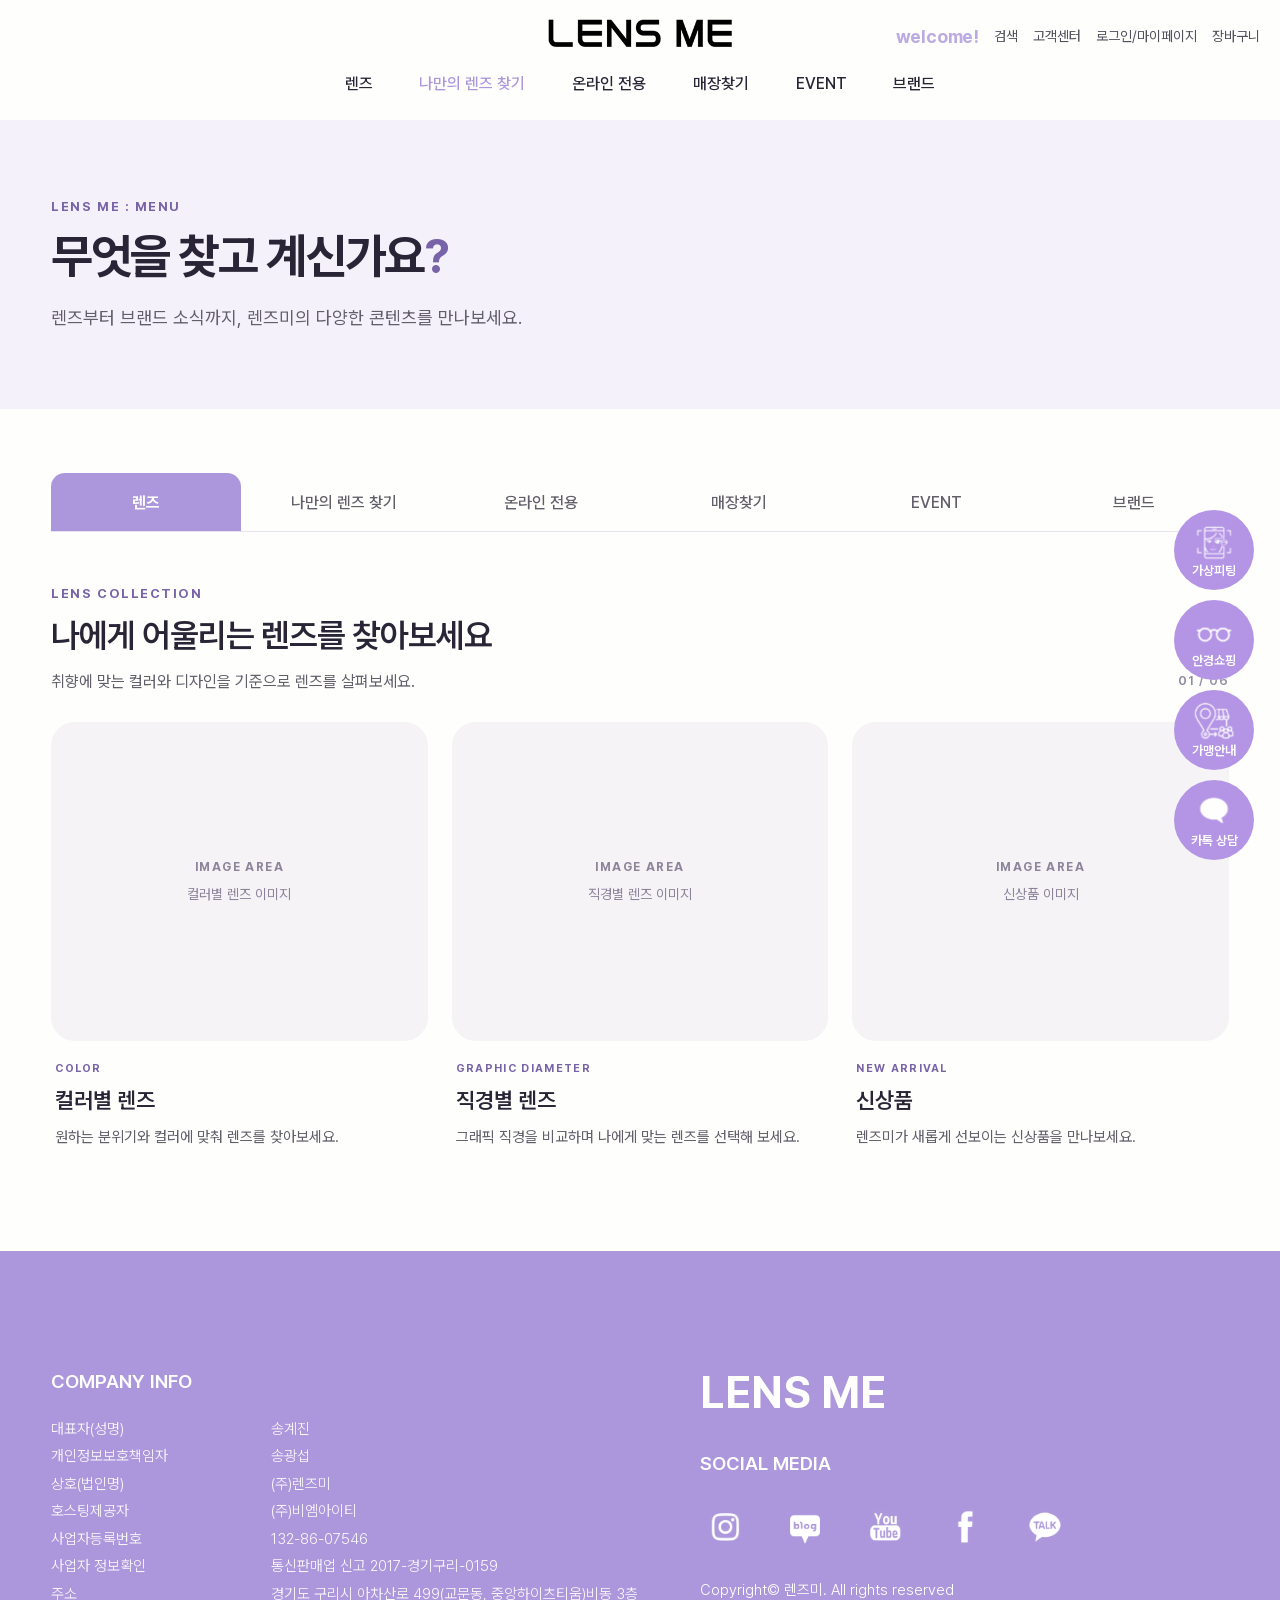
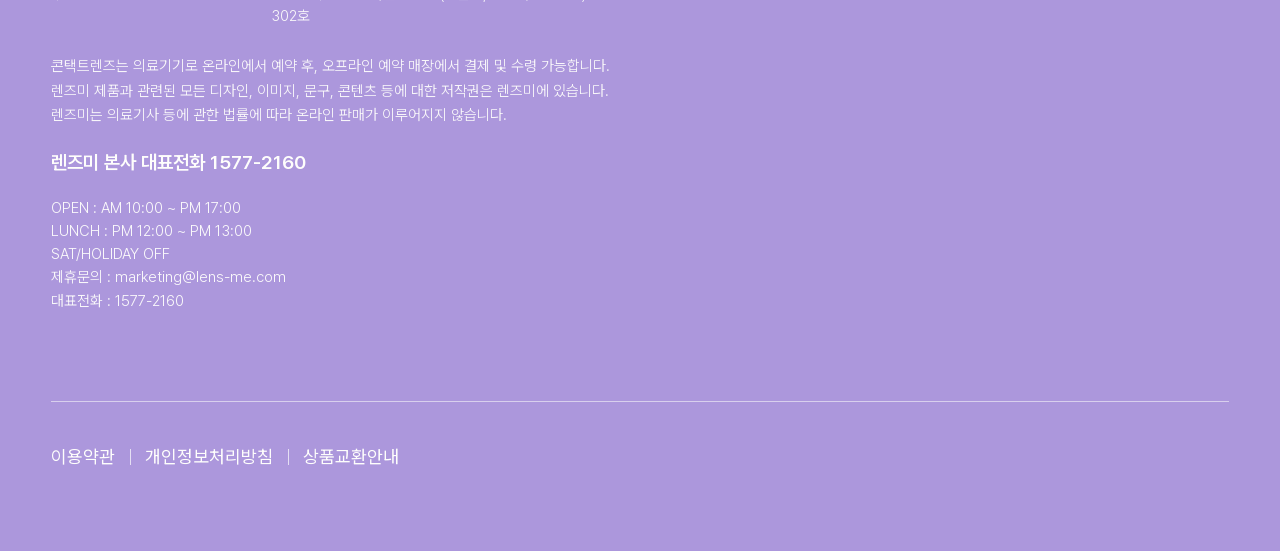
<file: Lensme/menu.html>
<!DOCTYPE html>
<html lang="ko">
<head>
    <meta charset="UTF-8">
    <meta name="viewport" content="width=device-width, initial-scale=1.0">
    <meta name="description" content="렌즈미의 렌즈와 브랜드, 다양한 서비스를 만나보세요.">
    <title>MENU | LENS ME</title>
    <link rel="stylesheet" href="../css/default.css">
    <link rel="stylesheet" href="../font/css/pretendardvariable.css">
    <link rel="stylesheet" href="css/main.css">
    <link rel="stylesheet" href="css/menu.css">
    <script src="js/menu.js" defer></script>
</head>
<body>
<div id="wrap">
    <header class="site-header">
        <div class="header-inner">
            <div class="header-top">
                <div class="header-utility">
                    <a class="welcome" href="#wrap" aria-label="페이지 맨 위로">welcome!</a>
                    <a href="#" aria-label="검색">검색</a>
                    <a href="#">고객센터</a>
                    <a href="#">로그인/마이페이지</a>
                    <a href="#">장바구니</a>
                </div>
                <a class="header-logo" href="#wrap" aria-label="렌즈미 맨 위로">
                    <img src="img/logo_new%202.svg" alt="렌즈미">
                </a>
                <button class="mobile-menu-button" type="button" aria-expanded="false" aria-controls="primary-navigation" aria-label="메뉴 열기">
                    <span></span><span></span><span class="sr-only">메뉴 열기</span>
                </button>
            </div>
            <nav class="primary-navigation" id="primary-navigation" aria-label="주요 메뉴">
                <div class="nav-item"><a href="#" aria-expanded="false">렌즈</a><ul class="nav-submenu"><li><a href="#">컬러별</a></li><li><a href="#">직경별</a></li><li><a href="#">신상품</a></li><li><a href="#">유형별</a></li></ul></div>
                <div class="nav-item nav-highlight"><a href="#" aria-expanded="false">나만의 렌즈 찾기</a><ul class="nav-submenu"><li><a href="#">나만의 렌즈 찾기</a></li></ul></div>
                <div class="nav-item"><a href="#" aria-expanded="false">온라인 전용</a><ul class="nav-submenu"><li><a href="#">온라인 전용 렌즈</a></li><li><a href="#">온라인 전용 혜택</a></li></ul></div>
                <div class="nav-item"><a href="#" aria-expanded="false">매장찾기</a><ul class="nav-submenu"><li><a href="#">매장찾기</a></li></ul></div>
                <div class="nav-item"><a href="#" aria-expanded="false">EVENT</a><ul class="nav-submenu"><li><a href="#">쿠폰</a></li><li><a href="#">할인</a></li></ul></div>
                <div class="nav-item"><a href="#" aria-expanded="false">브랜드</a><ul class="nav-submenu"><li><a href="#">렌즈미 소개</a></li><li><a href="#">렌즈미 뉴스</a></li><li><a href="#">Dr. 렌즈미</a></li></ul></div>
            </nav>
        </div>
    </header>

    <main class="menu-page">
        <section class="menu-hero" aria-labelledby="menu-title">
            <div class="menu-inner">
                <p class="menu-eyebrow">LENS ME : MENU</p>
                <h1 id="menu-title">무엇을 찾고 계신가요<span>?</span></h1>
                <p>렌즈부터 브랜드 소식까지, 렌즈미의 다양한 콘텐츠를 만나보세요.</p>
            </div>
        </section>

        <section class="menu-content" aria-label="렌즈미 메뉴">
            <div class="menu-inner">
                <div class="menu-tabs-wrap">
                    <div class="menu-tabs" role="tablist" aria-label="메뉴 카테고리">
                        <button class="menu-tab is-active" id="tab-lens" type="button" role="tab" aria-selected="true" aria-controls="panel-lens" tabindex="0">렌즈</button>
                        <button class="menu-tab" id="tab-finder" type="button" role="tab" aria-selected="false" aria-controls="panel-finder" tabindex="-1">나만의 렌즈 찾기</button>
                        <button class="menu-tab" id="tab-online" type="button" role="tab" aria-selected="false" aria-controls="panel-online" tabindex="-1">온라인 전용</button>
                        <button class="menu-tab" id="tab-store" type="button" role="tab" aria-selected="false" aria-controls="panel-store" tabindex="-1">매장찾기</button>
                        <button class="menu-tab" id="tab-event" type="button" role="tab" aria-selected="false" aria-controls="panel-event" tabindex="-1">EVENT</button>
                        <button class="menu-tab" id="tab-brand" type="button" role="tab" aria-selected="false" aria-controls="panel-brand" tabindex="-1">브랜드</button>
                    </div>
                </div>

                <div class="menu-panels">
                    <section class="menu-panel is-active" id="panel-lens" role="tabpanel" aria-labelledby="tab-lens" tabindex="0">
                        <div class="panel-heading"><div><p class="panel-eyebrow">LENS COLLECTION</p><h2>나에게 어울리는 렌즈를 찾아보세요</h2><p>취향에 맞는 컬러와 디자인을 기준으로 렌즈를 살펴보세요.</p></div><span class="panel-count">01 / 06</span></div>
                        <div class="menu-card-grid">
                            <article class="menu-card"><div class="menu-image-placeholder"><span>IMAGE AREA</span><small>컬러별 렌즈 이미지</small></div><div class="menu-card-copy"><p class="card-kicker">COLOR</p><h3>컬러별 렌즈</h3><p>원하는 분위기와 컬러에 맞춰 렌즈를 찾아보세요.</p></div></article>
                            <article class="menu-card"><div class="menu-image-placeholder"><span>IMAGE AREA</span><small>직경별 렌즈 이미지</small></div><div class="menu-card-copy"><p class="card-kicker">GRAPHIC DIAMETER</p><h3>직경별 렌즈</h3><p>그래픽 직경을 비교하며 나에게 맞는 렌즈를 선택해 보세요.</p></div></article>
                            <article class="menu-card"><div class="menu-image-placeholder"><span>IMAGE AREA</span><small>신상품 이미지</small></div><div class="menu-card-copy"><p class="card-kicker">NEW ARRIVAL</p><h3>신상품</h3><p>렌즈미가 새롭게 선보이는 신상품을 만나보세요.</p></div></article>
                        </div>
                    </section>

                    <section class="menu-panel" id="panel-finder" role="tabpanel" aria-labelledby="tab-finder" tabindex="0" hidden>
                        <div class="panel-heading"><div><p class="panel-eyebrow">LENS FINDER</p><h2>나만의 렌즈 찾기</h2><p>나의 취향과 원하는 이미지에 가까운 렌즈를 발견해 보세요.</p></div><span class="panel-count">02 / 06</span></div>
                        <div class="menu-feature">
                            <div class="menu-image-placeholder feature-image"><span>IMAGE AREA</span><small>렌즈 찾기 메인 비주얼</small></div>
                            <div class="menu-feature-copy"><p class="card-kicker">FIND YOUR LENS</p><h3>오늘의 나에게 어울리는 렌즈</h3><p>다양한 렌즈 스타일을 탐색할 수 있는 대표 이미지와 서비스 소개가 들어갈 영역입니다.</p></div>
                        </div>
                    </section>

                    <section class="menu-panel" id="panel-online" role="tabpanel" aria-labelledby="tab-online" tabindex="0" hidden>
                        <div class="panel-heading"><div><p class="panel-eyebrow">ONLINE EXCLUSIVE</p><h2>온라인에서 만나는 특별한 렌즈</h2><p>온라인 전용 상품과 혜택을 한곳에서 확인해 보세요.</p></div><span class="panel-count">03 / 06</span></div>
                        <div class="menu-card-grid two-column">
                            <article class="menu-card"><div class="menu-image-placeholder"><span>IMAGE AREA</span><small>온라인 전용 렌즈 이미지</small></div><div class="menu-card-copy"><p class="card-kicker">EXCLUSIVE LENS</p><h3>온라인 전용 렌즈</h3><p>온라인에서 소개하는 특별한 렌즈 콘텐츠 영역입니다.</p></div></article>
                            <article class="menu-card"><div class="menu-image-placeholder"><span>IMAGE AREA</span><small>온라인 전용 혜택 이미지</small></div><div class="menu-card-copy"><p class="card-kicker">ONLINE BENEFIT</p><h3>온라인 전용 혜택</h3><p>온라인 전용 프로모션과 혜택을 소개하는 영역입니다.</p></div></article>
                        </div>
                    </section>

                    <section class="menu-panel" id="panel-store" role="tabpanel" aria-labelledby="tab-store" tabindex="0" hidden>
                        <div class="panel-heading"><div><p class="panel-eyebrow">STORE</p><h2>가까운 렌즈미 매장을 찾아보세요</h2><p>방문 전 매장 정보를 확인하고 편리하게 이용해 보세요.</p></div><span class="panel-count">04 / 06</span></div>
                        <div class="menu-feature">
                            <div class="menu-image-placeholder feature-image"><span>IMAGE AREA</span><small>매장 지도 또는 매장 사진</small></div>
                            <div class="menu-feature-copy"><p class="card-kicker">FIND A STORE</p><h3>내 주변 렌즈미 매장</h3><p>매장 검색과 지도, 매장별 상세 정보가 들어갈 영역입니다. 실제 매장 데이터 연결 전까지 이미지 영역으로 표시합니다.</p></div>
                        </div>
                    </section>

                    <section class="menu-panel" id="panel-event" role="tabpanel" aria-labelledby="tab-event" tabindex="0" hidden>
                        <div class="panel-heading"><div><p class="panel-eyebrow">LENS ME EVENT</p><h2>렌즈미의 새로운 혜택을 만나보세요</h2><p>진행 중인 이벤트와 다양한 프로모션을 확인해 보세요.</p></div><span class="panel-count">05 / 06</span></div>
                        <div class="menu-card-grid two-column">
                            <article class="menu-card"><div class="menu-image-placeholder"><span>IMAGE AREA</span><small>이벤트 배너 이미지</small></div><div class="menu-card-copy"><p class="card-kicker">PROMOTION</p><h3>진행 중인 이벤트</h3><p>렌즈미에서 진행 중인 이벤트 콘텐츠 영역입니다.</p></div></article>
                            <article class="menu-card"><div class="menu-image-placeholder"><span>IMAGE AREA</span><small>쿠폰 및 혜택 이미지</small></div><div class="menu-card-copy"><p class="card-kicker">COUPON & BENEFIT</p><h3>쿠폰 · 혜택</h3><p>쿠폰과 프로모션 정보를 소개하는 콘텐츠 영역입니다.</p></div></article>
                        </div>
                    </section>

                    <section class="menu-panel" id="panel-brand" role="tabpanel" aria-labelledby="tab-brand" tabindex="0" hidden>
                        <div class="panel-heading"><div><p class="panel-eyebrow">ABOUT LENS ME</p><h2>렌즈미 브랜드 이야기</h2><p>렌즈미가 전하는 브랜드의 가치와 새로운 소식을 만나보세요.</p></div><span class="panel-count">06 / 06</span></div>
                        <div class="menu-card-grid">
                            <article class="menu-card"><div class="menu-image-placeholder"><span>IMAGE AREA</span><small>브랜드 소개 이미지</small></div><div class="menu-card-copy"><p class="card-kicker">BRAND STORY</p><h3>렌즈미 소개</h3><p>렌즈미 브랜드와 지향하는 가치를 소개하는 영역입니다.</p></div></article>
                            <article class="menu-card"><div class="menu-image-placeholder"><span>IMAGE AREA</span><small>브랜드 뉴스 이미지</small></div><div class="menu-card-copy"><p class="card-kicker">NEWS</p><h3>렌즈미 뉴스</h3><p>렌즈미의 새로운 소식과 소식을 전하는 영역입니다.</p></div></article>
                            <article class="menu-card"><div class="menu-image-placeholder"><span>IMAGE AREA</span><small>Dr. 렌즈미 이미지</small></div><div class="menu-card-copy"><p class="card-kicker">EYE CARE</p><h3>Dr. 렌즈미</h3><p>렌즈와 눈 건강에 관한 정보를 소개하는 영역입니다.</p></div></article>
                        </div>
                    </section>
                </div>
            </div>
        </section>
    </main>

    <footer class="site-footer">
        <div class="site-footer-inner">
            <div class="site-footer-main">
                <section class="footer-company" aria-labelledby="footer-company-title">
                    <h2 id="footer-company-title">COMPANY INFO</h2>
                    <dl class="footer-company-info">
                        <div><dt>대표자(성명)</dt><dd>송계진</dd></div>
                        <div><dt>개인정보보호책임자</dt><dd>송광섭</dd></div>
                        <div><dt>상호(법인명)</dt><dd>(주)렌즈미</dd></div>
                        <div><dt>호스팅제공자</dt><dd>(주)비엠아이티</dd></div>
                        <div><dt>사업자등록번호</dt><dd>132-86-07546</dd></div>
                        <div><dt>사업자 정보확인</dt><dd>통신판매업 신고 2017-경기구리-0159</dd></div>
                        <div><dt>주소</dt><dd>경기도 구리시 아차산로 499(교문동, 중앙하이츠티움)비동 3층 302호</dd></div>
                    </dl>
                    <p class="footer-notice">콘택트렌즈는 의료기기로 온라인에서 예약 후, 오프라인 예약 매장에서 결제 및 수령 가능합니다.<br>렌즈미 제품과 관련된 모든 디자인, 이미지, 문구, 콘텐츠 등에 대한 저작권은 렌즈미에 있습니다.<br>렌즈미는 의료기사 등에 관한 법률에 따라 온라인 판매가 이루어지지 않습니다.</p>
                    <p class="footer-main-phone">렌즈미 본사 대표전화 1577-2160</p>
                    <div class="footer-contact"><p>OPEN : AM 10:00 ~ PM 17:00</p><p>LUNCH : PM 12:00 ~ PM 13:00</p><p>SAT/HOLIDAY OFF</p><p>제휴문의 : marketing@lens-me.com</p><p>대표전화 : 1577-2160</p></div>
                </section>
                <section class="footer-social" aria-labelledby="footer-social-title">
                    <span class="footer-brand">LENS ME</span>
                    <h2 id="footer-social-title">SOCIAL MEDIA</h2>
                    <div class="footer-social-links">
                        <a href="#" aria-label="Instagram"><img src="img/lnstagram_icon.svg" alt=""></a>
                        <a href="#" aria-label="Blog"><img src="img/blog_icon.svg" alt=""></a>
                        <a href="#" aria-label="YouTube"><img src="img/youtube_icon.svg" alt=""></a>
                        <a href="#" aria-label="Facebook"><img src="img/facebook_icon.svg" alt=""></a>
                        <a href="#" aria-label="KakaoTalk"><img src="img/talk_.svg" alt=""></a>
                    </div>
                    <p class="footer-copyright">Copyright© 렌즈미. All rights reserved</p>
                </section>
            </div>
            <nav class="footer-legal-links" aria-label="관련 정책"><a href="#">이용약관</a><a href="#">개인정보처리방침</a><a href="#">상품교환안내</a></nav>
        </div>
    </footer>

    <aside class="floating-category" aria-label="빠른 메뉴">
        <a class="floating-category-button" href="#" aria-label="가상피팅"><div class="floating-category-circle"><img src="img/imagine_icon.svg" alt=""><span>가상피팅</span></div></a>
        <a class="floating-category-button" href="#" aria-label="안경 쇼핑"><div class="floating-category-circle"><img src="img/Glasses_icon.svg" alt=""><span>안경쇼핑</span></div></a>
        <a class="floating-category-button" href="franchise.html" aria-label="가맹안내"><div class="floating-category-circle"><img src="img/Shopping_icon.svg" alt=""><span>가맹안내</span></div></a>
        <a class="floating-category-button" href="#" aria-label="카톡 상담"><div class="floating-category-circle"><img src="img/Counseling_icon.svg" alt=""><span>카톡 상담</span></div></a>
    </aside>
</div>
</body>
</html>
</file>
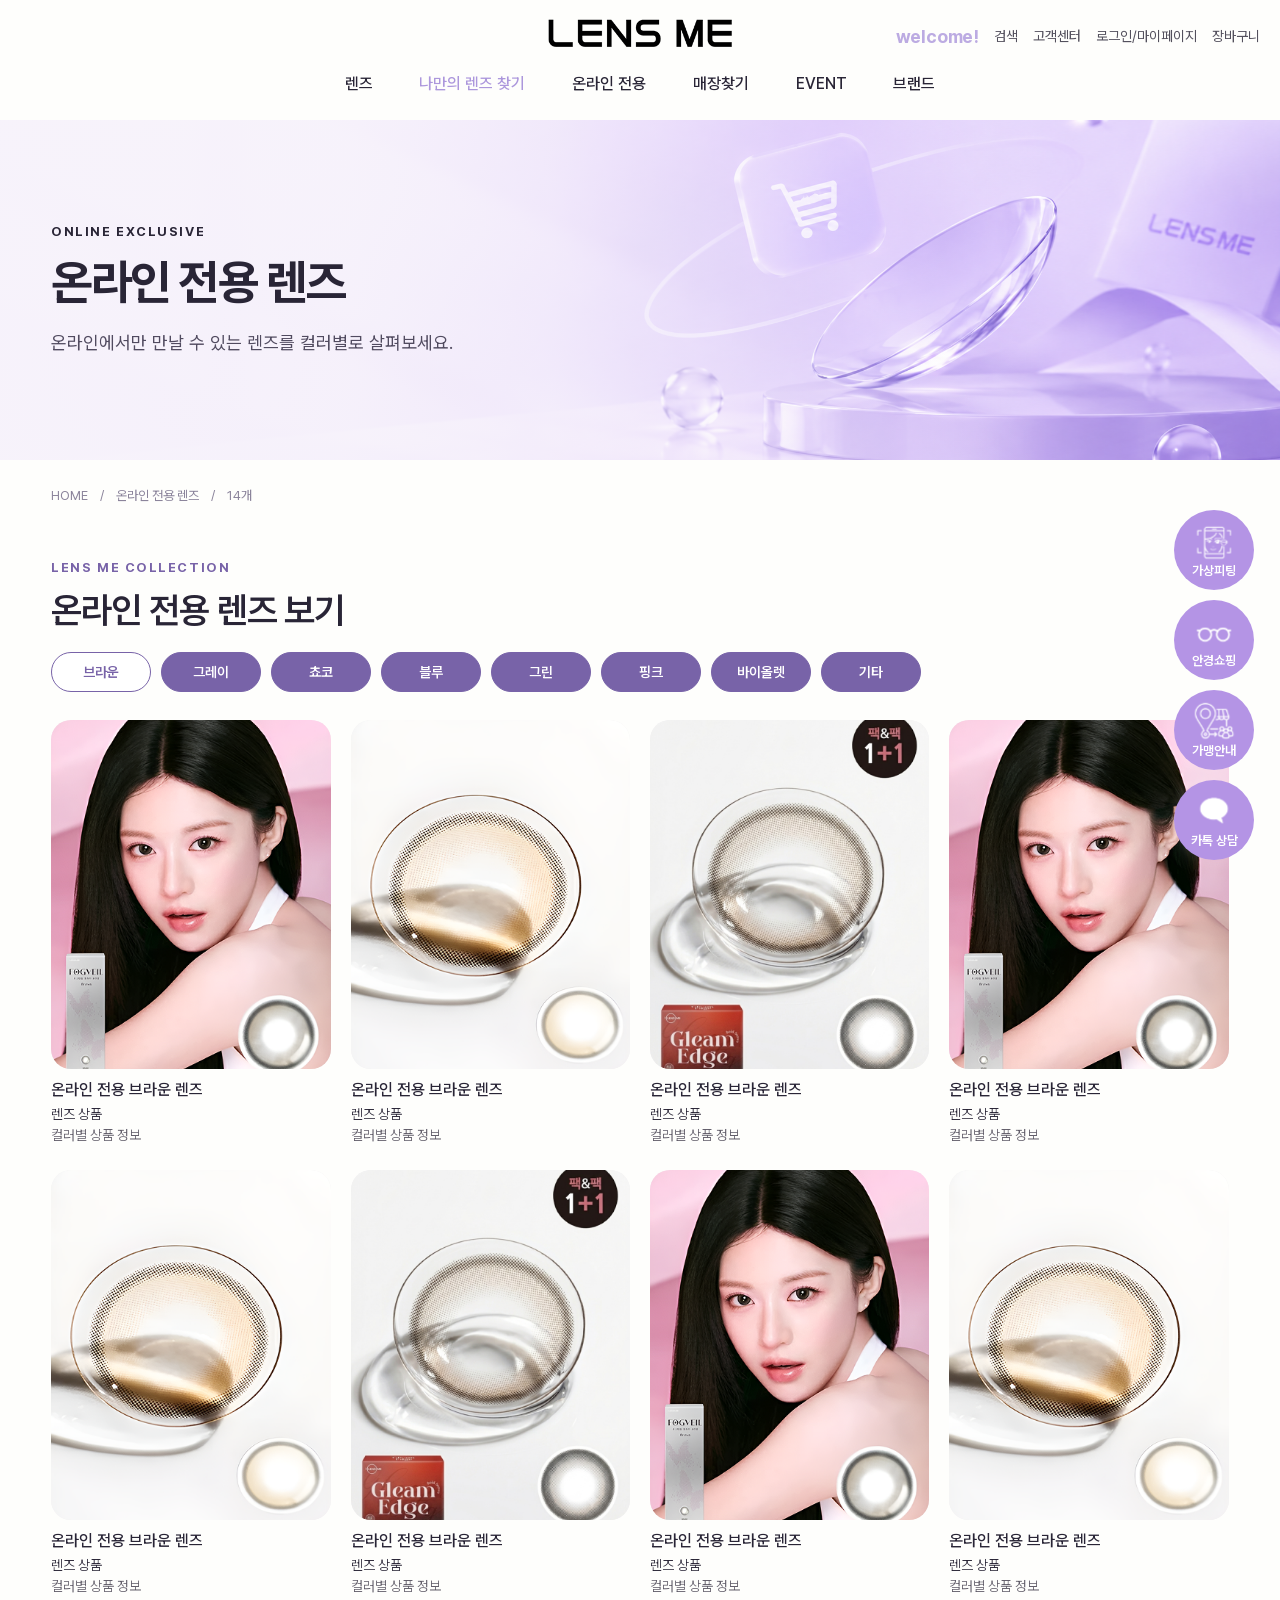
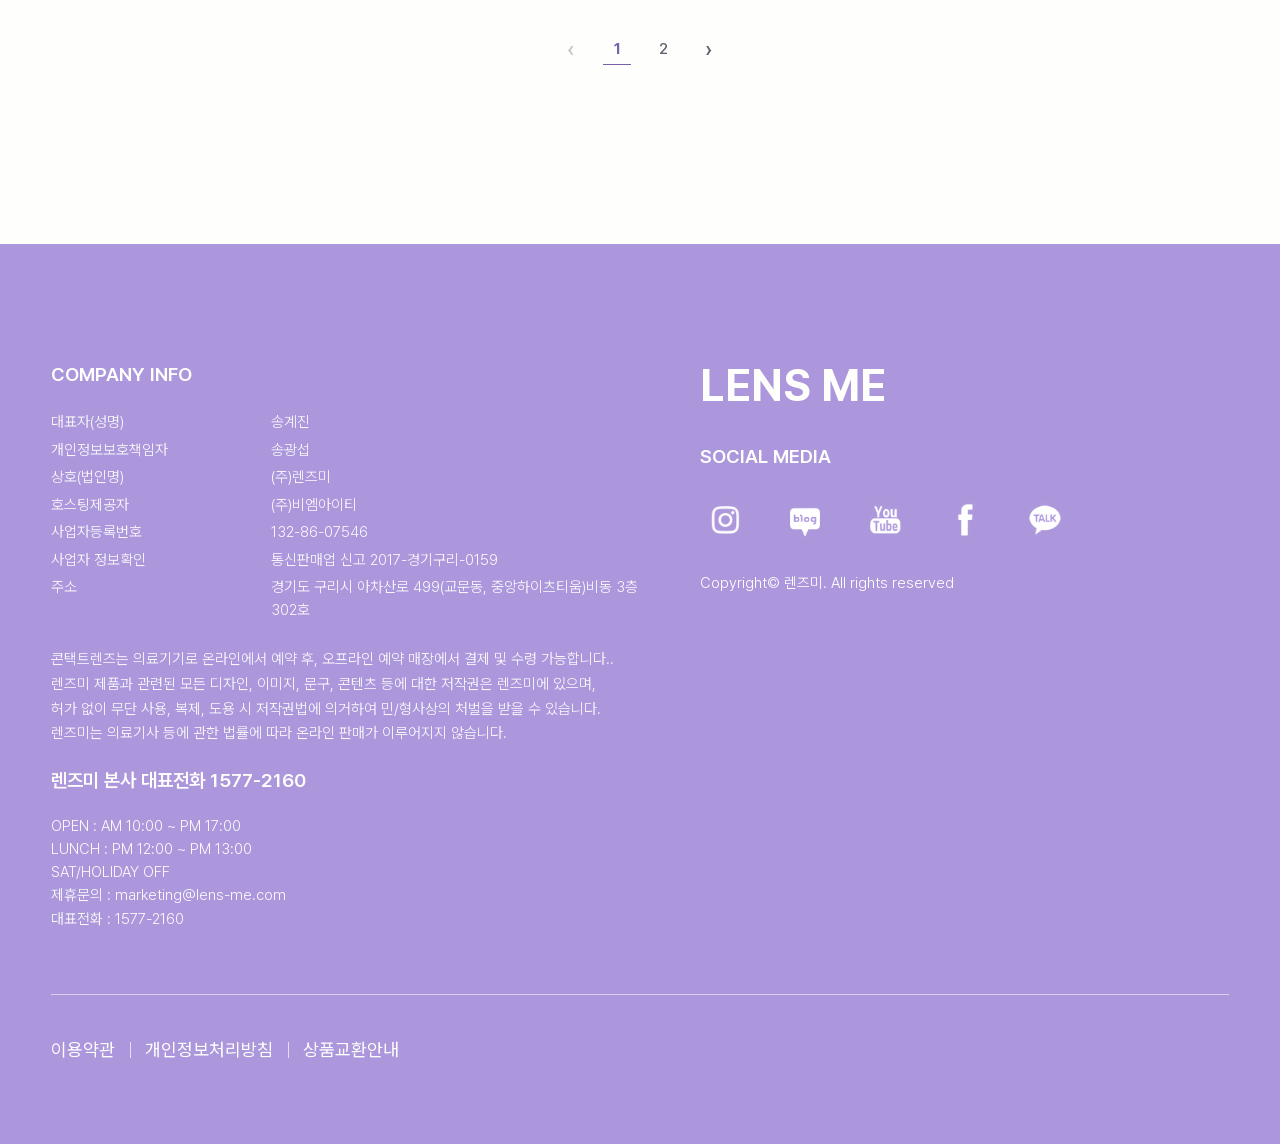
<file: Lensme/online.html>
<!DOCTYPE html>
<html lang="ko">
<head>
    <meta charset="UTF-8">
    <meta name="viewport" content="width=device-width, initial-scale=1.0">
    <meta name="description" content="렌즈미의 다양한 렌즈와 브랜드 콘텐츠를 만나보세요.">
    <title>온라인 전용 | LENS ME</title>
    <link rel="stylesheet" href="../css/default.css">
    <link rel="stylesheet" href="../font/css/pretendardvariable.css">
    <link rel="stylesheet" href="css/main.css">
    <link rel="stylesheet" href="css/subpage.css">
    <script src="js/subpage.js" defer></script>
<!-- lens-submenu-sync-20261106 -->
<style>
/* 온라인 전용 렌즈 페이지 전용 레이아웃 */
.online-lens-hero{box-sizing:border-box;position:relative;isolation:isolate;height:340px;min-height:340px;padding:0;background-color:#f5f1fa;background-image:url("img/lensme-store-ai-03.png");background-repeat:no-repeat;background-position:center;background-size:cover}
.online-lens-hero::before{content:"";position:absolute;inset:0;z-index:0;pointer-events:none;background:linear-gradient(90deg,rgba(247,243,251,.98) 0%,rgba(247,243,251,.94) 27%,rgba(247,243,251,.78) 43%,rgba(247,243,251,.38) 61%,rgba(247,243,251,0) 82%)}
.online-lens-hero .subpage-inner{position:relative;z-index:1}
.online-lens-hero .subpage-eyebrow,.online-lens-hero h1{color:#292536}
.online-lens-hero .subpage-intro{color:#514b60}
.online-lens-tabs{display:flex;flex-wrap:wrap;gap:10px;margin-top:18px}
.online-lens-tab{box-sizing:border-box;min-width:100px;height:40px;padding:0 18px;border:1px solid #7863A8;border-radius:999px;background:#7863A8;color:#fff;font:600 14px/1 "Pretendard Variable",Pretendard,sans-serif;cursor:pointer;transition:background-color .18s ease,color .18s ease}
.online-lens-tab:hover,.online-lens-tab:focus-visible,.online-lens-tab.is-active{background:#fff;color:#7863A8}
.online-lens-tab:focus-visible{outline:2px solid #292536;outline-offset:3px}
.online-lens-grid{display:grid;grid-template-columns:repeat(4,minmax(0,1fr));gap:24px 20px}
.online-lens-card{min-width:0}
.online-lens-image{overflow:hidden;aspect-ratio:1/1.25;border:0;border-radius:20px;background:#f5f3f5;transition:box-shadow .25s ease}
.online-lens-image img{display:block;width:100%;height:100%;object-fit:cover;transition:transform .35s ease}
@media(hover:hover) and (pointer:fine){
  .online-lens-card:hover .online-lens-image{box-shadow:0 8px 22px rgba(120,99,168,.13)}
  .online-lens-card:hover .online-lens-image img{transform:scale(1.035)}
}
.online-lens-card h3{overflow:hidden;margin:10px 0 3px;color:#292536;font-size:16px;font-weight:500;line-height:1.4;text-overflow:ellipsis;white-space:nowrap}
.online-lens-card p{margin:0;color:#625e6a;font-size:14px;font-weight:300;line-height:1.5}
.online-lens-card .online-lens-price{color:#292536}
.online-lens-pagination{display:flex;align-items:center;justify-content:center;gap:18px;margin:36px auto 0}
.online-lens-pagination button{display:inline-flex;min-width:28px;height:32px;align-items:center;justify-content:center;padding:0 5px;border:0;border-bottom:1px solid transparent;background:transparent;color:#625e6a;font:500 15px "Pretendard Variable",Pretendard,sans-serif;cursor:pointer}
.online-lens-pagination button.is-current{border-bottom-color:#7863A8;color:#7863A8;font-weight:700}
.online-lens-pagination button:disabled{opacity:.35;cursor:default}
.online-lens-pagination button:focus-visible{outline:2px solid #7863A8;outline-offset:3px}
.online-lens-pagination .page-arrow{font-size:22px}
@media(max-width:900px){.online-lens-grid{grid-template-columns:repeat(2,minmax(0,1fr));gap:24px 16px}}
@media(max-width:768px){.online-lens-hero{height:300px;min-height:300px}}
@media(max-width:480px){.online-lens-hero{height:260px;min-height:260px;background-image:url("img/lensme-store-ai-03.png");background-position:center;background-size:cover}.online-lens-tabs{gap:8px}.online-lens-tab{min-width:calc(25% - 6px);height:38px;padding:0 8px;font-size:13px}.online-lens-grid{gap:20px 12px}.online-lens-image{border-radius:16px}
.online-lens-card:active .online-lens-image{box-shadow:0 5px 14px rgba(120,99,168,.12)}
.online-lens-card:active .online-lens-image img{transform:scale(1.02)}.online-lens-card h3{font-size:13px}.online-lens-card p{font-size:12px}.online-lens-pagination{gap:10px;margin-top:28px}}
@media(prefers-reduced-motion:reduce){.online-lens-tab,.online-lens-image,.online-lens-image img{transition:none}}
</style>
</head>
<body>
<div id="wrap">
<header class="site-header">
            <div class="header-inner">
                <div class="header-top">
                    <div class="header-utility">
                        <a class="welcome" href="index.html" aria-label="렌즈미 홈">welcome!</a>
                        <a href="#" aria-label="검색">검색</a>
                        <a href="#">고객센터</a>
                        <a href="#">로그인/마이페이지</a>
                        <a href="#">장바구니</a>
                    </div>
                    <a class="header-logo" href="index.html" aria-label="렌즈미 홈">
                        <img src="img/logo_new%202.svg" alt="렌즈미">
                    </a>
                    <button class="mobile-menu-button" type="button" aria-expanded="false" aria-controls="primary-navigation">
                        <span></span>
                        <span></span>
                        <span class="sr-only">메뉴 열기</span>
                    </button>
                </div>
                <nav class="primary-navigation" id="primary-navigation" aria-label="주요 메뉴">
                    <div class="nav-item">
                        <a href="#" aria-expanded="false">렌즈</a>
                        <ul class="nav-submenu">
                            <li><a href="all.html?tab=all">전체</a></li>
                            <li><a href="all.html?tab=best">BEST/NEW</a></li>
                            <li><a href="all.html?tab=period">주기별</a></li>
                            <li><a href="all.html?tab=function">기능별</a></li>
                            <li><a href="all.html?tab=series">시리즈별</a></li>
                        </ul>
                    </div>
                    <div class="nav-item nav-highlight">
                        <a href="#" aria-expanded="false">나만의 렌즈 찾기</a>
                        <ul class="nav-submenu">
                            <li><a href="finder.html">나만의 렌즈 찾기</a></li>
                        </ul>
                    </div>
                    <div class="nav-item">
                        <a href="#" aria-expanded="false">온라인 전용</a>
                        <ul class="nav-submenu">
                            <li><a href="online.html">온라인 전용 렌즈</a></li>
                            <li><a href="#">온라인 전용 혜택</a></li>
                        </ul>
                    </div>
                    <div class="nav-item">
                        <a href="#" aria-expanded="false">매장찾기</a>
                        <ul class="nav-submenu">
                            <li><a href="store.html">매장찾기</a></li>
                        </ul>
                    </div>
                    <div class="nav-item">
                        <a href="#" aria-expanded="false">EVENT</a>
                        <ul class="nav-submenu">
                            <li><a href="event.html">쿠폰</a></li>
                            <li><a href="#">할인</a></li>
                        </ul>
                    </div>
                    <div class="nav-item">
                        <a href="#" aria-expanded="false">브랜드</a>
                        <ul class="nav-submenu">
                            <li><a href="brand.html">렌즈미 소개</a></li>
                            <li><a href="#">렌즈미 뉴스</a></li>
                            <li><a href="#">Dr. 렌즈미</a></li>
                        </ul>
                    </div>
                </nav>
                            </div>
                        </header>
<main class="subpage online-lens-page">
  <section class="subpage-hero online-lens-hero" aria-labelledby="page-title">
    <div class="subpage-inner">
      <p class="subpage-eyebrow">ONLINE EXCLUSIVE</p>
      <h1 id="page-title">온라인 전용 렌즈</h1>
      <p class="subpage-intro">온라인에서만 만날 수 있는 렌즈를 컬러별로 살펴보세요.</p>
    </div>
  </section>
  <div class="subpage-inner subpage-body">
    <nav class="subpage-breadcrumb" aria-label="현재 위치">
      <a href="index.html">HOME</a><span aria-hidden="true">/</span>
      <span>온라인 전용 렌즈</span><span aria-hidden="true">/</span>
      <span class="online-lens-count" aria-live="polite">14개</span>
    </nav>
    <section class="subpage-section" aria-labelledby="online-products-title">
      <div class="subpage-section-heading">
        <div>
          <p class="subpage-eyebrow">LENS ME COLLECTION</p>
          <h2 id="online-products-title">온라인 전용 렌즈 보기</h2>
          <div class="online-lens-tabs" role="group" aria-label="온라인 전용 렌즈 컬러 선택">
            <button class="online-lens-tab is-active" type="button" data-color="brown" aria-pressed="true">브라운</button>
            <button class="online-lens-tab" type="button" data-color="gray" aria-pressed="false">그레이</button>
            <button class="online-lens-tab" type="button" data-color="choco" aria-pressed="false">쵸코</button>
            <button class="online-lens-tab" type="button" data-color="blue" aria-pressed="false">블루</button>
            <button class="online-lens-tab" type="button" data-color="green" aria-pressed="false">그린</button>
            <button class="online-lens-tab" type="button" data-color="pink" aria-pressed="false">핑크</button>
            <button class="online-lens-tab" type="button" data-color="violet" aria-pressed="false">바이올렛</button>
            <button class="online-lens-tab" type="button" data-color="etc" aria-pressed="false">기타</button>
          </div>
        </div>
      </div>
      <div class="online-lens-products" aria-live="polite">
        <div class="online-lens-grid"></div>
      </div>
      <nav class="online-lens-pagination" aria-label="상품 목록 페이지 선택"></nav>
    </section>
  </div>
</main>
<footer class="site-footer">
            <div class="site-footer-inner">
                <div class="site-footer-main">
                    <section class="footer-company" aria-labelledby="footer-company-title">
                        <h2 id="footer-company-title">COMPANY INFO</h2>
                        <dl class="footer-company-info">
                            <div><dt>대표자(성명)</dt><dd>송계진</dd></div>
                            <div><dt>개인정보보호책임자</dt><dd>송광섭</dd></div>
                            <div><dt>상호(법인명)</dt><dd>(주)렌즈미</dd></div>
                            <div><dt>호스팅제공자</dt><dd>(주)비엠아이티</dd></div>
                            <div><dt>사업자등록번호</dt><dd>132-86-07546</dd></div>
                            <div><dt>사업자 정보확인</dt><dd>통신판매업 신고 2017-경기구리-0159 </dd></div>
                            <div><dt>주소</dt><dd>경기도 구리시 아차산로 499(교문동, 중앙하이츠티움)비동 3층 302호</dd></div>
                        </dl>
                        <p class="footer-notice">
                            콘택트렌즈는 의료기기로 온라인에서 예약 후, 오프라인 예약 매장에서 결제 및 수령 가능합니다..<br>
                            렌즈미 제품과 관련된 모든 디자인, 이미지, 문구, 콘텐츠 등에 대한 저작권은 렌즈미에 있으며,<br>
                            허가 없이 무단 사용, 복제, 도용 시 저작권법에 의거하여 민/형사상의 처벌을 받을 수 있습니다.<br>
                            렌즈미는 의료기사 등에 관한 법률에 따라 온라인 판매가 이루어지지 않습니다.
                        </p>
                        <p class="footer-main-phone">렌즈미 본사 대표전화 1577-2160</p>
                        <div class="footer-contact">
                            <p>OPEN : AM 10:00 ~ PM 17:00</p>
                            <p>LUNCH : PM 12:00 ~ PM 13:00</p>
                            <p>SAT/HOLIDAY OFF</p>
                            <p>제휴문의 : marketing@lens-me.com</p>
                            <p>대표전화 : 1577-2160</p>
                        </div>
                    </section>
                    <section class="footer-social" aria-labelledby="footer-social-title">
                        <a class="footer-brand" href="#" aria-label="렌즈미 홈">LENS ME</a>
                        <h2 id="footer-social-title">SOCIAL MEDIA</h2>
                        <div class="footer-social-links">
                            <a href="#" aria-label="Instagram"><img src="img/lnstagram_icon.svg" alt=""></a>
                            <a href="#" aria-label="Blog"><img src="img/blog_icon.svg" alt=""></a>
                            <a href="#" aria-label="YouTube"><img src="img/youtube_icon.svg" alt=""></a>
                            <a href="#" aria-label="Facebook"><img src="img/facebook_icon.svg" alt=""></a>
                            <a href="#" aria-label="KakaoTalk"><img src="img/talk_.svg" alt=""></a>
                        </div>
                        <p class="footer-copyright">Copyright© 렌즈미. All rights reserved</p>
                    </section>
                </div>
                <nav class="footer-legal-links" aria-label="관련 정책">
                    <a href="#">이용약관</a>
                    <a href="#">개인정보처리방침</a>
                    <a href="#">상품교환안내</a>
                </nav>
            </div>
        </footer>
<aside class="floating-category" aria-label="빠른 메뉴">
            <a class="floating-category-button" href="#" aria-label="가상피팅">
                <div class="floating-category-circle">
                    <img src="img/imagine_icon.svg" alt="">
                    <span>가상피팅</span>
                </div>
            </a>
            <a class="floating-category-button" href="#" aria-label="안경 쇼핑">
                <div class="floating-category-circle">
                    <img src="img/Glasses_icon.svg" alt="">
                    <span>안경쇼핑</span>
                </div>
            </a>
            <a class="floating-category-button" href="franchise.html" aria-label="가맹안내">
                <div class="floating-category-circle">
                    <img src="img/Shopping_icon.svg" alt="">
                    <span>가맹안내</span>
                </div>
            </a>
            <a class="floating-category-button" href="#" aria-label="카톡 상담">
                <div class="floating-category-circle">
                    <img src="img/Counseling_icon.svg" alt="">
                    <span>카톡 상담</span>
                </div>
            </a>
        </aside>
</div>
<script>
(function(){
  var section=document.querySelector('.online-lens-page');
  if(!section)return;
  var counts={brown:14,gray:15,choco:5,blue:3,green:3,pink:4,violet:3,etc:2};
  var labels={brown:'브라운',gray:'그레이',choco:'쵸코',blue:'블루',green:'그린',pink:'핑크',violet:'바이올렛',etc:'기타'};
  var imageSets={
    brown:['new_01.png','new_04.png','PICK_img03.png'],
    gray:['new_02.png','new_03.png'],
    choco:['PICK_img.png','PICK_img02.png','new_05.png'],
    blue:['new_03.png','PICK_img02.png'],
    green:['new_02.png','PICK_img03.png'],
    pink:['new_01.png','PICK_img.png'],
    violet:['new_03.png','new_04.png'],
    etc:['PICK_img02.png','new_05.png']
  };
  var tabs=Array.from(section.querySelectorAll('.online-lens-tab'));
  var countText=section.querySelector('.online-lens-count');
  var grid=section.querySelector('.online-lens-grid');
  var pagination=section.querySelector('.online-lens-pagination');
  var currentColor='brown',currentPage=1,pageSize=8;
  function makeCard(color,index){
    var card=document.createElement('article');
    card.className='online-lens-card';
    var imageWrap=document.createElement('div');
    imageWrap.className='online-lens-image';
    var image=document.createElement('img');
    image.src='img/'+imageSets[color][index%imageSets[color].length];
    image.alt='온라인 전용 '+labels[color]+' 컬러 렌즈';
    image.loading='lazy';
    imageWrap.appendChild(image);
    var title=document.createElement('h3');
    title.textContent='온라인 전용 '+labels[color]+' 렌즈';
    var price=document.createElement('p');
    price.className='online-lens-price';
    price.textContent='렌즈 상품';
    var info=document.createElement('p');
    info.textContent='컬러별 상품 정보';
    card.append(imageWrap,title,price,info);
    return card;
  }
  function drawPagination(totalPages){
    pagination.replaceChildren();
    function addButton(text,page,extra,disabled,label){
      var button=document.createElement('button');
      button.type='button';button.textContent=text;
      if(extra)button.className=extra;
      button.disabled=!!disabled;
      if(label)button.setAttribute('aria-label',label);
      if(page===currentPage&&!extra) {button.classList.add('is-current');button.setAttribute('aria-current','page');}
      button.addEventListener('click',function(){currentPage=page;render();});
      pagination.appendChild(button);
    }
    addButton('‹',Math.max(1,currentPage-1),'page-arrow',currentPage===1,'이전 페이지');
    for(var p=1;p<=totalPages;p++)addButton(String(p),p,'',false,p+'페이지');
    addButton('›',Math.min(totalPages,currentPage+1),'page-arrow',currentPage===totalPages,'다음 페이지');
  }
  function render(){
    var total=counts[currentColor],totalPages=Math.ceil(total/pageSize);
    countText.textContent=total+'개';
    tabs.forEach(function(tab){
      var active=tab.dataset.color===currentColor;
      tab.classList.toggle('is-active',active);
      tab.setAttribute('aria-pressed',active?'true':'false');
    });
    grid.replaceChildren();
    var first=(currentPage-1)*pageSize,last=Math.min(first+pageSize,total);
    for(var i=first;i<last;i++)grid.appendChild(makeCard(currentColor,i));
    drawPagination(totalPages);
  }
  tabs.forEach(function(tab){tab.addEventListener('click',function(){currentColor=tab.dataset.color;currentPage=1;render();});});
  render();
})();
</script>
</body>
</html>
</file>
<file: css/default.css>
/* ============================================================
   reset.css
   Responsive Reset — Mobile / iOS / Android / Desktop
   ============================================================ */


/* ------------------------------------------------------------
   1. Box Sizing
   ------------------------------------------------------------ */
*,
*::before,
*::after {
  box-sizing: border-box;
}


/* ------------------------------------------------------------
   2. Reset Margin & Padding
   ------------------------------------------------------------ */
* {
  margin: 0;
  padding: 0;
}


/* ------------------------------------------------------------
   3. Root / HTML
   ------------------------------------------------------------ */
html {
  -webkit-text-size-adjust: 100%;
  text-size-adjust: 100%;
  /* scroll-behavior는 전역 설정 대신 필요한 곳에 개별 적용 권장 */
}


/* ------------------------------------------------------------
   4. Body
   ------------------------------------------------------------ */
body {
  min-height: 100dvh;
  line-height: 1.5;
  text-rendering: optimizeSpeed;
  -webkit-font-smoothing: antialiased;
  -moz-osx-font-smoothing: grayscale;
  overflow-x: hidden;
}

/* overflow-x 양쪽 차단 */
html {
  overflow-x: hidden;
}


/* ------------------------------------------------------------
   5. Typography
   ------------------------------------------------------------ */
h1, h2, h3, h4, h5, h6, p {
  overflow-wrap: break-word;
  word-break: keep-all; /* 한국어 줄바꿈 최적화 */
}


/* ------------------------------------------------------------
   6. Lists
   ------------------------------------------------------------ */
ul,
ol {
  list-style: none;
}


/* ------------------------------------------------------------
   7. Links
   ------------------------------------------------------------ */
a {
  color: inherit;
  text-decoration: none;
}


/* ------------------------------------------------------------
   8. Media
   ------------------------------------------------------------ */
img,
picture,
video,
canvas,
svg {
  display: block;
  max-width: 100%;
  vertical-align: middle; /* 인라인 이미지 하단 틈새 제거 */
}

/* 이미지 비율 유지 */
img {
  height: auto;
}


/* ------------------------------------------------------------
   9. Form Elements
   ------------------------------------------------------------ */
input,
button,
textarea,
select {
  font: inherit;
  color: inherit;
  background: none;
  border: none;
  padding: 0;
}

/* iOS 기본 스타일 제거 */
button,
input[type="button"],
input[type="submit"],
input[type="reset"],
input,
textarea,
select {
  appearance: none;
  -webkit-appearance: none;
  border-radius: 0;
}

/* 버튼 커서 */
button,
[type="button"],
[type="submit"],
[type="reset"],
[role="button"] {
  cursor: pointer;
}

/* Textarea */
textarea {
  resize: vertical;
}

/* Remove iOS input inner shadow */
input:not([type="range"]),
textarea {
  -webkit-appearance: none;
}


/* ------------------------------------------------------------
   10. Tables
   ------------------------------------------------------------ */
table {
  border-collapse: collapse;
  border-spacing: 0;
}


/* ------------------------------------------------------------
   11. Accessibility
   ------------------------------------------------------------ */
/* 포커스 링 — 완전 제거 대신 커스텀 유지 (접근성) */
:focus {
  outline: none;
}
:focus-visible {
  outline: 2px solid currentColor;
  outline-offset: 2px;
}

/* 스크린리더 전용 숨김 유틸 */
.sr-only {
  position: absolute;
  width: 1px;
  height: 1px;
  padding: 0;
  margin: -1px;
  overflow: hidden;
  clip: rect(0, 0, 0, 0);
  white-space: nowrap;
  border: 0;
}

/* 모션 감소 설정 대응 */
@media (prefers-reduced-motion: reduce) {
  *,
  *::before,
  *::after {
    animation-duration: 0.01ms !important;
    animation-iteration-count: 1 !important;
    transition-duration: 0.01ms !important;
    scroll-behavior: auto !important;
  }
}

/* hidden 속성 보장 */
[hidden] {
  display: none !important;
}


/* ------------------------------------------------------------
   12. Touch / Tap 최적화
   ------------------------------------------------------------ */
a,
button {
  -webkit-tap-highlight-color: transparent;
}

button,
a,
input,
select,
textarea {
  touch-action: manipulation;
}


/* ------------------------------------------------------------
   13. Inherit (선택적)
   ------------------------------------------------------------ */
/* 일부 브라우저에서 상속 누락 보완 */
fieldset {
  border: none;
}

legend {
  padding: 0;
}

/* hr 기본 스타일 초기화 */
hr {
  border: none;
  border-top: 1px solid currentColor;
  margin: 0;
}
</file>
<file: font/css/pretendardvariable.css>
/*
Copyright (c) 2021 Kil Hyung-jin, with Reserved Font Name Pretendard.
https://github.com/orioncactus/pretendard

This Font Software is licensed under the SIL Open Font License, Version 1.1.
This license is copied below, and is also available with a FAQ at:
http://scripts.sil.org/OFL
*/

@font-face {
	font-family: 'Pretendard Variable';
	font-weight: 45 920;
	font-style: normal;
	font-display: swap;
	src: url('../PretendardVariable.woff2') format('woff2-variations');
}
</file>
<file: Lensme/css/main.css>
:root {
    --color-background-brand: #AC97DC;
    --color-text-primary: #292536;
    --color-background-default: #FEFEFC;
    --color-lavender-mist: #f5f1fa;
    --color-text-on-brand: #FEFEFC;
    --color-action-primary: #7863a8;
    --color-action-secondary-hover: #7863a8;
    --color-action-secondary: #ac97dc;
    --color-soft-white: #fefefc;
}

* { box-sizing: border-box; }

body {
    margin: 0;
    background-color: var(--color-background-default);
    color: var(--color-text-primary);
    font-family: "Pretendard Variable", Pretendard, sans-serif;
}

.site-header {
    position: relative;
    z-index: 20;
    width: 100%;
    min-height: 120px;
    padding: 12px 20px;
    background: var(--color-background-default);
}

.header-inner {
    width: 100%;
    max-width: 1720px;
    margin: 0 auto;
}

.header-top {
    position: relative;
    display: flex;
    align-items: center;
    justify-content: flex-end;
    min-height: 48px;
}

.welcome {
    position: static;
    flex: 0 0 auto;
    color: var(--color-background-brand);
    font-family: "Pretendard Variable", Pretendard, sans-serif;
    font-size: 18px;
    font-weight: 700;
    line-height: 1.5;
    letter-spacing: -.2px;
    text-decoration: none;
}

.header-utility {
    display: flex;
    align-items: center;
    justify-content: flex-end;
    gap: 15px;
    white-space: nowrap;
}

.header-utility a {
    color: var(--color-text-primary);
    font-size: 14px;
    line-height: 1;
    text-decoration: none;
    opacity: .8;
}

/* Figma 15:533: welcome! needs higher specificity than the utility links */
.header-utility a.welcome {
    color: var(--color-background-brand);
    font-family: "Pretendard Variable", Pretendard, sans-serif;
    font-size: 18px;
    font-weight: 700;
    line-height: 1.5;
    letter-spacing: -.2px;
    opacity: .8;
}

.header-logo {
    position: absolute;
    top: 0;
    left: 50%;
    display: block;
    width: 200px;
    height: 40px;
    transform: translateX(-50%);
}

.header-logo img {
    display: block;
    width: 100%;
    height: 100%;
    object-fit: contain;
}

.primary-navigation {
    display: flex;
    align-items: center;
    justify-content: center;
    min-height: 48px;
    gap: clamp(24px, 3.65vw, 70px);
    white-space: nowrap;
}

.primary-navigation a {
    color: var(--color-text-primary);
    font-size: 18px;
    line-height: 1;
    text-decoration: none;
}

.primary-navigation a.nav-highlight {
    color: var(--color-background-brand);
    font-weight: 700;
}

.mobile-menu-button {
    display: none;
    border: 0;
    padding: 8px;
    background: transparent;
    color: var(--color-text-primary);
    cursor: pointer;
}

.mobile-menu-button span:not(.sr-only) {
    display: block;
    width: 24px;
    height: 2px;
    margin: 5px 0;
    background: currentColor;
}

.sr-only {
    position: absolute;
    width: 1px;
    height: 1px;
    padding: 0;
    margin: -1px;
    overflow: hidden;
    clip: rect(0, 0, 0, 0);
    white-space: nowrap;
    border: 0;
}

.mo { display: none; }

.hero-sec .swiper {
    width: 100%;
    max-width: 1920px;
    height: min(740px, 38.5417vw);
    min-height: 320px;
    margin: 0 auto;
}

.hero-sec .swiper-wrapper,
.hero-sec .swiper-slide {
    width: 100%;
    height: 100%;
}

.hero-sec .swiper-slide img,
.hero-sec .swiper-slide video {
    display: block;
    width: 100%;
    height: 100%;
    object-fit: cover;
}


.hero-sec .hero-reservation-button {
    position: absolute;
    z-index: 6;
    left: 50%;
    bottom: 130px;
    display: inline-flex;
    align-items: center;
    justify-content: center;
    width: 125px;
    min-height: 44px;
    padding: 12px 30px;
    border: 1px solid var(--color-text-on-brand);
    border-radius: 40px;
    background: rgba(98, 64, 177, 0.2);
    color: var(--color-text-on-brand);
    font-family: "Pretendard Variable", Pretendard, sans-serif;
    font-size: 18px;
    font-weight: 600;
    line-height: 1;
    text-decoration: none;
    white-space: nowrap;
    transform: translateX(-50%);
}

.hero-sec .visual .swiper-pagination {
    position: absolute;
    left: 50%;
    bottom: 80px;
    display: flex;
    align-items: center;
    justify-content: flex-start;
    gap: 25px;
    width: 148px;
    height: 11px;
    transform: translateX(-50%);
    z-index: 5;
}

.hero-sec .visual .swiper-pagination-bullet {
    box-sizing: border-box;
    display: block;
    flex: 0 0 10px;
    width: 10px;
    height: 10px;
    margin: 0 !important;
    border: 2px solid var(--color-text-on-brand);
    border-radius: 50%;
    background: transparent;
    opacity: 1;
    cursor: pointer;
}

.hero-sec .visual .swiper-pagination-bullet::before { content: none !important; }

.hero-sec .visual .swiper-pagination-bullet-active {
    border-color: var(--color-lavender-mist);
    background: var(--color-lavender-mist);
}

.hero-sec .visual .swiper-pagination-bullet:last-child { margin-left: -3px !important; }

.hero-sec .visual .swiper-button-prev,
.hero-sec .visual .swiper-button-next,
.hero-sec .visual .swiper-scrollbar { display: none; }

@media (max-width: 1024px) {
    .site-header {
        min-height: 72px;
        padding: 12px 16px;
    }

    .header-top {
        min-height: 48px;
        justify-content: space-between;
    }

    .welcome { display: none; }

    .header-logo {
        position: static;
        width: 150px;
        height: 36px;
        transform: none;
    }

    .header-utility { display: none; }

    .mobile-menu-button {
        display: block;
        width: 40px;
        height: 40px;
    }

    .primary-navigation {
        display: none;
        min-height: 0;
        padding: 12px 0 4px;
        flex-direction: column;
        align-items: flex-start;
        gap: 0;
        white-space: normal;
    }

    .primary-navigation.is-open { display: flex; }

    .primary-navigation a {
        display: block;
        width: 100%;
        padding: 12px 4px;
        font-size: 16px;
    }

    .pc { display: none !important; }
    .mo { display: block; }

    .hero-sec .swiper {
        height: min(740px, 100vw);
        min-height: 320px;
    }

    .hero-sec .hero-reservation-button { bottom: 80px; }

    .hero-sec .visual .swiper-pagination { bottom: 40px; }
}

@media (max-width: 480px) {
    .hero-sec .swiper {
        height: 100vh;
        min-height: 320px;
    }
}


/* 현재 진행중인 혜택 섹션 */
.benefits-section {
    width: 100%;
    padding: clamp(48px, 5vw, 96px) 0 clamp(64px, 7vw, 130px);
    background: var(--color-background-default);
    color: var(--color-text-primary);
    font-family: "Pretendard Variable", Pretendard, sans-serif;
}

.benefits-inner {
    width: min(92%, 1480px);
    margin: 0 auto;
}

.benefits-heading {
    display: flex;
    align-items: center;
    justify-content: space-between;
    gap: 24px;
    margin-bottom: 28px;
}

.benefits-heading h2 {
    margin: 0;
    color: #292536;
    font-family: "Pretendard Variable", Pretendard, sans-serif;
    font-size: clamp(28px, 2.19vw, 42px);
    font-weight: 600;
    line-height: 1.25;
    letter-spacing: -0.03em;
}

.benefits-heading h2 span {
    color: #7863A8;
}

.benefits-more {
    display: inline-flex;
    flex: 0 0 auto;
    align-items: center;
    justify-content: center;
    width: 100px;
    height: 40px;
}

.benefits-more img {
    display: block;
    width: 100%;
    height: 100%;
    object-fit: contain;
}

.benefits-list {
    display: grid;
    grid-template-columns: repeat(3, minmax(0, 1fr));
    gap: 24px;
}

.benefit-card {
    min-width: 0;
}

.benefit-card-link {
    display: block;
    color: #292536;
    text-decoration: none;
}

.benefit-image {
    display: block;
    width: 100%;
    aspect-ratio: 1.18 / 1;
    border-radius: 28px;
    object-fit: cover;
    object-position: center;
}

/* 혜택 카드: PC에서는 PC 이미지만 표시 */
.benefits-section .benefit-image.mo {
    display: none !important;
}

@media (min-width: 641px) {
    .benefits-section .benefit-image.pc {
        display: block !important;
    }

    .benefits-section .benefit-image.mo {
        display: none !important;
    }
}

.benefit-card h3 {
    margin: 24px 0 8px;
    color: #292536;
    font-family: "Pretendard Variable", Pretendard, sans-serif;
    font-size: 25px;
    font-weight: 600;
    line-height: 1.35;
    letter-spacing: -0.025em;
}

.benefit-card p {
    margin: 0;
    color: #292536;
    font-family: "Pretendard Variable", Pretendard, sans-serif;
    font-size: 20px;
    font-weight: 500;
    line-height: 1.5;
    letter-spacing: -0.02em;
}

@media (max-width: 1024px) {
    .benefits-section {
        padding: 56px 0 80px;
    }

    .benefits-inner {
        width: min(92%, 1480px);
    }

    .benefits-heading {
        margin-bottom: 22px;
    }

    .benefits-heading h2 {
        font-size: clamp(26px, 4vw, 36px);
    }

    .benefits-list {
        gap: 16px;
    }

    .benefit-image {
        border-radius: 20px;
    }

    .benefit-card h3 {
        margin-top: 18px;
        font-size: clamp(18px, 2.4vw, 23px);
    }

    .benefit-card p {
        font-size: clamp(15px, 1.8vw, 18px);
    }
}

@media (max-width: 640px) {
    .benefits-section {
        padding: 44px 0 64px;
    }

    .benefits-inner {
        width: min(92%, 1480px);
    }

    .benefits-heading {
        gap: 12px;
        margin-bottom: 18px;
    }

    .benefits-heading h2 {
        font-size: clamp(23px, 6vw, 30px);
    }

    .benefits-more {
        width: 78px;
        height: 32px;
    }

    .benefits-list {
        grid-template-columns: 1fr;
        gap: 28px;
    }

    .benefit-image {
        border-radius: 18px;
    }

    /* 모바일에서는 모바일용 세로 이미지만 표시 */
    .benefits-section .benefit-image.mo {
        display: block !important;
        aspect-ratio: auto;
        height: auto;
        object-fit: contain;
    }

    .benefits-section .benefit-image.pc {
        display: none !important;
    }

    .benefit-card h3 {
        margin: 14px 0 6px;
        font-size: 21px;
    }

    .benefit-card p {
        font-size: 16px;
    }
}


/* 전체보기 버튼: 기본 상태와 hover/focus 상태 */
.benefits-more {
    position: relative;
    overflow: hidden;
    border-radius: 999px;
    transition: transform 180ms ease;
}

.benefits-more img {
    position: absolute;
    inset: 0;
    width: 100%;
    height: 100%;
    transition: opacity 180ms ease;
}

.benefits-more .benefits-more-normal {
    opacity: 1;
}

.benefits-more .benefits-more-hover {
    opacity: 0;
}

.benefits-more-hover-label {
    position: relative;
    z-index: 1;
    color: #fff;
    font-family: "Pretendard Variable", Pretendard, sans-serif;
    font-size: 14px;
    font-weight: 500;
    opacity: 0;
    transition: opacity 180ms ease;
    pointer-events: none;
}

.benefits-more:hover .benefits-more-normal,
.benefits-more:focus-visible .benefits-more-normal {
    opacity: 0;
}

.benefits-more:hover .benefits-more-hover,
.benefits-more:focus-visible .benefits-more-hover {
    opacity: 1;
}

.benefits-more:hover .benefits-more-hover-label,
.benefits-more:focus-visible .benefits-more-hover-label {
    opacity: 1;
}

.benefits-more:active {
    transform: scale(0.97);
}

.benefits-more:focus-visible {
    outline: 2px solid #7863A8;
    outline-offset: 4px;
}

@media (prefers-reduced-motion: reduce) {
    .benefits-more,
    .benefits-more img,
    .benefits-more-hover-label {
        transition: none;
    }
}


/* 나만의 렌즈 찾기 섹션 */
.lens-finder-section {
    position: relative;
    width: 100%;
    height: 500px;
    min-height: 500px;
    overflow: hidden;
    color: #292536;
    font-family: "Pretendard Variable", Pretendard, sans-serif;
}

.lens-finder-background {
    position: absolute;
    inset: 0;
    display: block;
    width: 100%;
    height: 100%;
    object-fit: cover;
    object-position: center;
}

.lens-finder-inner {
    position: relative;
    z-index: 1;
    display: flex;
    flex-direction: column;
    align-items: flex-start;
    justify-content: center;
    width: min(92%, 1480px);
    height: 100%;
    margin: 0 auto;
}

.lens-finder-inner h2 {
    margin: 0 0 12px;
    color: #292536;
    font-family: "Pretendard Variable", Pretendard, sans-serif;
    font-size: 40px;
    font-weight: 600;
    line-height: 1.25;
    letter-spacing: -0.03em;
}

.lens-finder-inner p {
    margin: 0 0 24px;
    color: #292536;
    font-family: "Pretendard Variable", Pretendard, sans-serif;
    font-size: 25px;
    font-weight: 500;
    line-height: 1.4;
    letter-spacing: -0.02em;
}

.lens-finder-button {
    position: relative;
    display: inline-flex;
    align-items: center;
    justify-content: center;
    width: 125px;
    height: 44px;
    flex: 0 0 auto;
    overflow: hidden;
    border-radius: 999px;
    color: #292536;
    text-decoration: none;
    transition: transform 180ms ease, background-color 180ms ease;
}

.lens-finder-button img {
    position: absolute;
    inset: 0;
    display: block;
    width: 100%;
    height: 100%;
    object-fit: fill;
    transition: opacity 180ms ease;
}

.lens-finder-button-normal {
    opacity: 1;
}

.lens-finder-button-hover {
    opacity: 0;
}

.lens-finder-button:hover .lens-finder-button-normal,
.lens-finder-button:focus-visible .lens-finder-button-normal {
    opacity: 0;
}

.lens-finder-button:hover .lens-finder-button-hover,
.lens-finder-button:focus-visible .lens-finder-button-hover {
    opacity: 1;
}

.lens-finder-button:active {
    transform: scale(0.97);
}

.lens-finder-button:focus-visible {
    outline: 2px solid #7863A8;
    outline-offset: 4px;
}

@media (max-width: 640px) {
    .lens-finder-section {
        height: 500px;
        min-height: 500px;
    }

    .lens-finder-inner {
        width: min(92%, 1480px);
    }

    .lens-finder-inner h2 {
        font-size: clamp(28px, 7vw, 40px);
    }

    .lens-finder-inner p {
        font-size: clamp(17px, 4.5vw, 25px);
    }

    .lens-finder-button {
        width: 112px;
        height: 40px;
    }
}

@media (prefers-reduced-motion: reduce) {
    .lens-finder-button,
    .lens-finder-button img {
        transition: none;
    }
}


/* 렌즈 찾기 섹션: 배경을 영역 전체에 채우고 SVG 버튼 비율 유지 */
.lens-finder-section {
    position: relative;
    display: block;
    width: 100%;
    height: 500px;
    min-height: 500px;
    overflow: hidden;
    isolation: isolate;
}

.lens-finder-background {
    position: absolute;
    inset: 0;
    z-index: -1;
    display: block;
    width: 100%;
    height: 100%;
    object-fit: cover;
    object-position: center;
}

.lens-finder-inner {
    position: relative;
    z-index: 1;
    width: min(92%, 1480px);
    height: 100%;
    margin-inline: auto;
}

.lens-finder-button {
    width: 100px;
    height: 40px;
    padding: 0;
    background: transparent;
}

.lens-finder-button img {
    width: 100%;
    height: 100%;
    object-fit: contain;
}

@media (max-width: 640px) {
    .lens-finder-section {
        height: 500px;
        min-height: 500px;
    }

    .lens-finder-inner {
        width: calc(100% - 40px);
    }

    .lens-finder-button {
        width: 100px;
        height: 40px;
    }
}


/* 나만의 렌즈 찾기 버튼 글자 */
.lens-finder-button-label {
    position: relative;
    z-index: 1;
    color: #292536;
    font-family: "Pretendard Variable", Pretendard, sans-serif;
    font-size: 14px;
    font-weight: 500;
    line-height: 1;
    pointer-events: none;
}

.lens-finder-button:hover .lens-finder-button-label,
.lens-finder-button:focus-visible .lens-finder-button-label {
    color: #FEFEFC;
}



/* BEST/NEW 상품 자동 슬라이더 */
.best-new-section {
    width: 100%;
    padding: 44px 0 72px;
    overflow: hidden;
    background: var(--color-background-default);
    color: var(--color-text-primary);
    font-family: "Pretendard Variable", Pretendard, sans-serif;
}

.best-new-inner {
    width: min(92%, 1480px);
    margin: 0 auto;
}

.best-new-heading {
    display: flex;
    align-items: center;
    justify-content: space-between;
    gap: 20px;
    margin-bottom: 20px;
}

.best-new-heading h2 {
    margin: 0;
    color: #292536;
    font-size: clamp(24px, 2.1vw, 40px);
    font-weight: 600;
    line-height: 1.2;
    letter-spacing: -.03em;
}

.best-new-more {
    display: inline-flex;
    flex: 0 0 auto;
    align-items: center;
    justify-content: center;
    width: 100px;
    height: 40px;
    padding: 0;
    border: 1px solid #292536;
    border-radius: 999px;
    color: #292536;
    font-size: 14px;
    font-weight: 500;
    text-decoration: none;
    transition: background-color .18s ease, color .18s ease;
}

.best-new-more:hover,
.best-new-more:focus-visible {
    background: #292536;
    color: #FEFEFC;
}

.best-new-swiper {
    width: 100%;
    overflow: visible;
}

.best-new-card {
    min-width: 0;
}

.best-new-product {
    display: block;
    color: #292536;
    text-decoration: none;
}

.best-new-image-wrap {
    position: relative;
    width: 100%;
    aspect-ratio: 190 / 251;
    overflow: hidden;
    border-radius: 24px;
    background: #f5f3f5;
}

.best-new-image {
    display: block;
    width: 100%;
    height: 100%;
    object-fit: cover;
}

.best-new-badge {
    position: absolute;
    top: 12px;
    left: 12px;
    display: block;
    width: 76px;
    height: 28px;
    object-fit: contain;
    object-position: left center;
}

.best-new-heart {
    position: absolute;
    top: 8px;
    right: 10px;
    display: inline-flex;
    align-items: center;
    justify-content: center;
    width: 32px;
    height: 32px;
    padding: 0;
    border: 0;
    background: transparent;
    cursor: pointer;
}

.best-new-heart img {
    display: block;
    width: 100%;
    height: 100%;
    object-fit: contain;
}

.best-new-heart:focus-visible {
    outline: 2px solid #7863A8;
    outline-offset: 2px;
    border-radius: 50%;
}

.best-new-card h3 {
    margin: 12px 0 3px;
    color: #292536;
    font-size: 15px;
    font-weight: 500;
    line-height: 1.35;
    letter-spacing: -.02em;
}

.best-new-price,
.best-new-detail {
    margin: 0;
    color: #292536;
    font-size: 13px;
    font-weight: 400;
    line-height: 1.5;
}

.best-new-detail {
    color: #625e6a;
    font-size: 12px;
}

.best-new-size,
.best-new-date {
    margin: 0;
    color: #625e6a;
    font-size: 12px;
    font-weight: 400;
    line-height: 1.5;
}

.best-new-section .best-new-swiper-second {
    margin-top: 60px;
}

@media (max-width: 640px) {
    .best-new-section {
        padding: 36px 0 52px;
    }

    .best-new-inner {
        width: min(92%, 1480px);
    }

    .best-new-heading {
        margin-bottom: 16px;
    }

    .best-new-heading h2 {
        font-size: 25px;
    }

    .best-new-more {
        min-width: 72px;
        min-height: 28px;
        font-size: 12px;
    }

    .best-new-image-wrap {
        border-radius: 16px;
    }

    .best-new-badge {
        top: 8px;
        left: 8px;
        width: 70px;
        height: 26px;
    }

    .best-new-heart {
        top: 6px;
        right: 8px;
        width: 28px;
        height: 28px;
    }

    .best-new-card h3 {
        margin-top: 9px;
        font-size: 13px;
    }

    .best-new-price {
        font-size: 12px;
    }

    .best-new-detail {
        font-size: 11px;
    }

    .best-new-size,
    .best-new-date {
        font-size: 11px;
    }

    .best-new-section .best-new-swiper-second {
        margin-top: 48px;
    }
}

@media (prefers-reduced-motion: reduce) {
    .best-new-more {
        transition: none;
    }
}


/* BEST/NEW: 자동으로 이어지는 가로 스크롤과 하트 버튼 */
.best-new-swiper .swiper-wrapper {
    transition-timing-function: linear !important;
}

@media (prefers-reduced-motion: reduce) {
    .best-new-swiper .swiper-wrapper {
        transition-timing-function: ease !important;
    }
}


/* REVIEW section */
.review-section {
    width: 100%;
    min-height: 914px;
    padding: 80px 0 100px;
    overflow: hidden;
    background: var(--color-background-default);
    color: var(--color-text-primary);
    font-family: "Pretendard Variable", Pretendard, sans-serif;
}

.review-inner {
    width: min(92%, 1480px);
    margin: 0 auto;
}

.review-heading {
    display: flex;
    align-items: center;
    justify-content: space-between;
    gap: 24px;
    margin-bottom: 104px;
}

.review-heading h2 {
    margin: 0;
    color: #292536;
    font-family: "Pretendard Variable", Pretendard, sans-serif;
    font-size: clamp(28px, 2.1vw, 40px);
    font-weight: 600;
    line-height: 1.25;
    letter-spacing: -.03em;
}

.review-heading .benefits-more {
    width: 100px;
    height: 40px;
}

.review-swiper {
    width: 100%;
    margin: 0 auto;
    overflow: hidden;
}

.review-card {
    min-width: 0;
    color: #292536;
    font-family: "Pretendard Variable", Pretendard, sans-serif;
}

.review-image {
    display: block;
    width: 100%;
    aspect-ratio: 1 / 1;
    border-radius: 24px;
    object-fit: cover;
}

.review-stars {
    display: block;
    width: 156px;
    max-width: 74%;
    height: 26px;
    margin: 28px 0 8px;
    object-fit: contain;
    object-position: left center;
}

.review-card h3 {
    margin: 0 0 6px;
    overflow: hidden;
    color: #292536;
    font-size: 20px;
    font-weight: 500;
    line-height: 1.35;
    letter-spacing: -.02em;
    text-overflow: ellipsis;
    white-space: nowrap;
}

.review-copy {
    margin: 0 0 8px;
    overflow: hidden;
    color: #292536;
    font-size: 15px;
    font-weight: 400;
    line-height: 1.45;
    letter-spacing: -.02em;
    text-overflow: ellipsis;
    white-space: nowrap;
}

.review-date {
    margin: 0;
    color: #625e6a;
    font-size: 12px;
    font-weight: 300;
    line-height: 1.5;
}

.review-pagination {
    display: flex;
    align-items: center;
    justify-content: center;
    gap: 18px;
    margin-top: 58px;
}

.review-pagination .swiper-pagination-bullet {
    width: 10px;
    height: 10px;
    margin: 0 !important;
    border: 1px solid #8b849b;
    border-radius: 50%;
    background: transparent;
    opacity: 1;
}

.review-pagination .swiper-pagination-bullet-active {
    background: #8b849b;
}

@media (max-width: 1024px) {
    .review-section {
        min-height: 760px;
        padding: 64px 0 80px;
    }

    .review-heading {
        margin-bottom: 72px;
    }

    .review-swiper {
        width: 100%;
    }

    .review-image {
        border-radius: 20px;
    }

    .review-stars {
        margin-top: 20px;
    }

    .review-card h3 {
        font-size: clamp(16px, 2vw, 20px);
    }

    .review-copy {
        font-size: clamp(13px, 1.6vw, 15px);
    }

    .review-pagination {
        margin-top: 44px;
    }
}

@media (max-width: 640px) {
    .review-section {
        min-height: auto;
        padding: 44px 0 64px;
    }

    .review-inner {
        width: min(92%, 1480px);
    }

    .review-heading {
        margin-bottom: 36px;
        gap: 12px;
    }

    .review-heading h2 {
        font-size: 25px;
    }

    .review-heading .benefits-more {
        width: 78px;
        height: 32px;
    }

    .review-swiper {
        overflow: visible;
    }

    .review-image {
        border-radius: 16px;
    }

    .review-stars {
        height: 22px;
        margin: 14px 0 6px;
    }

    .review-card h3 {
        font-size: 16px;
    }

    .review-copy {
        font-size: 13px;
    }

    .review-date {
        font-size: 12px;
    }

    .review-pagination {
        gap: 12px;
        margin-top: 32px;
    }

    .review-pagination .swiper-pagination-bullet {
        width: 8px;
        height: 8px;
    }
}

@media (prefers-reduced-motion: reduce) {
    .review-swiper .swiper-wrapper {
        transition-duration: 0ms !important;
    }
}


/* 매장 찾기 / 픽업 예약 섹션 */
.store-pickup-section {
    position: relative;
    width: 100%;
    min-height: 360px;
    overflow: hidden;
    background: #f5f5f5;
    color: #292536;
    font-family: "Pretendard Variable", Pretendard, sans-serif;
}

.store-pickup-inner {
    position: relative;
    display: flex;
    align-items: center;
    width: min(92%, 1480px);
    min-height: 400px;
    margin: 0 auto;
}

.store-pickup-copy {
    position: relative;
    z-index: 1;
    width: 65%;
    padding: 48px 0;
}

.store-pickup-eyebrow {
    margin: 0 0 8px;
    color: #292536;
    font-family: "Pretendard Variable", Pretendard, sans-serif;
    font-size: 32px;
    font-weight: 500;
    line-height: 1.35;
    letter-spacing: -.03em;
}

.store-pickup-eyebrow span {
    color: #7863A8;
}

.store-pickup-copy h2 {
    margin: 0 0 28px;
    color: #292536;
    font-family: "Pretendard Variable", Pretendard, sans-serif;
    font-size: 48px;
    font-weight: 600;
    line-height: 1.25;
    letter-spacing: -.035em;
}

.store-pickup-button {
    display: inline-flex;
    align-items: center;
    justify-content: center;
    min-width: 130px;
    min-height: 48px;
    padding: 0 24px;
    border-radius: 999px;
    background: #7863A8;
    color: #FEFEFC;
    font-family: "Pretendard Variable", Pretendard, sans-serif;
    font-size: 16px;
    font-weight: 500;
    text-decoration: none;
    transition: background-color .2s ease;
}

.store-pickup-button:hover,
.store-pickup-button:focus-visible {
    background: #625087;
}

.store-pickup-image {
    position: absolute;
    top: 0;
    right: 0;
    width: 100%;
    height: 100%;
    object-fit: cover;
    object-position: right center;
    transform: scale(1.18);
    transform-origin: right center;
}

@media (max-width: 1024px) {
    .store-pickup-section,
    .store-pickup-inner {
        min-height: 340px;
    }

    .store-pickup-copy {
        width: 68%;
        padding: 40px 0;
    }

    .store-pickup-eyebrow {
        font-size: clamp(22px, 3.1vw, 30px);
    }

    .store-pickup-copy h2 {
        max-width: 620px;
        margin-bottom: 24px;
        font-size: clamp(30px, 4.5vw, 42px);
    }

    .store-pickup-image {
        width: 100%;
    }
}

@media (max-width: 640px) {
    .store-pickup-section,
    .store-pickup-inner {
        min-height: 280px;
    }

    .store-pickup-inner {
        width: min(92%, 1480px);
    }

    .store-pickup-copy {
        width: 75%;
        padding: 32px 0;
    }

    .store-pickup-eyebrow {
        max-width: 260px;
        margin-bottom: 8px;
        font-size: clamp(17px, 4.5vw, 22px);
    }

    .store-pickup-copy h2 {
        max-width: 290px;
        margin-bottom: 18px;
        font-size: clamp(23px, 5.5vw, 30px);
    }

    .store-pickup-button {
        min-width: 96px;
        min-height: 36px;
        padding: 0 16px;
        font-size: 13px;
    }

    .store-pickup-image {
        right: 0;
        width: 100%;
        opacity: .95;
    }
}

@media (prefers-reduced-motion: reduce) {
    .store-pickup-button {
        transition: none;
    }
}


/* LENS ME section */
.lens-me-section {
    width: 100%;
    min-height: 870px;
    background: #fff;
    color: #292536;
    font-family: "Pretendard Variable", Pretendard, sans-serif;
}

.lens-me-inner {
    position: relative;
    display: flex;
    width: min(92%, 1480px);
    min-height: 870px;
    margin: 0 auto;
}

.lens-me-copy {
    padding-top: 120px;
}

.lens-me-copy h2 {
    margin: 0 0 18px;
    color: #292536;
    font-family: "Pretendard Variable", Pretendard, sans-serif;
    font-size: 42px;
    font-weight: 600;
    line-height: 1.25;
    letter-spacing: -.025em;
}

.lens-me-copy p {
    margin: 0;
    color: #292536;
    font-family: "Pretendard Variable", Pretendard, sans-serif;
    font-size: 25px;
    font-weight: 500;
    line-height: 1.5;
    letter-spacing: -.02em;
}

.lens-me-more {
    position: absolute;
    bottom: 110px;
    left: 0;
    display: inline-flex;
    align-items: center;
    justify-content: center;
    width: 94px;
    height: 40px;
    padding: 0;
    border: 2px solid #292536;
    border-radius: 999px;
    color: #292536;
    background: transparent;
    font-family: "Pretendard Variable", Pretendard, sans-serif;
    font-size: 14px;
    font-weight: 500;
    text-decoration: none;
    transition: color .2s ease, background-color .2s ease;
}

.lens-me-more:hover,
.lens-me-more:focus-visible {
    color: #fff;
    background: #292536;
}

.lens-me-image {
    position: absolute;
    top: 120px;
    right: 0;
    display: block;
    width: 650px;
    height: 650px;
    border-radius: 28px;
    object-fit: cover;
}

@media (max-width: 1100px) {
    .lens-me-section,
    .lens-me-inner {
        min-height: 720px;
    }

    .lens-me-inner {
        width: min(92%, 1480px);
    }

    .lens-me-copy {
        padding-top: 80px;
    }

    .lens-me-copy h2 {
        font-size: clamp(30px, 3.8vw, 42px);
    }

    .lens-me-copy p {
        max-width: 42vw;
        font-size: clamp(17px, 2.2vw, 25px);
    }

    .lens-me-image {
        top: 80px;
        width: min(52vw, 520px);
        height: min(52vw, 520px);
        border-radius: 24px;
    }

    .lens-me-more {
        bottom: 80px;
    }
}

@media (max-width: 640px) {
    .lens-me-section,
    .lens-me-inner {
        min-height: auto;
    }

    .lens-me-inner {
        display: flex;
        flex-direction: column;
        width: min(92%, 1480px);
        padding: 44px 0 52px;
    }

    .lens-me-copy {
        padding-top: 0;
    }

    .lens-me-copy h2 {
        margin-bottom: 10px;
        font-size: 30px;
    }

    .lens-me-copy p {
        max-width: none;
        font-size: 17px;
    }

    .lens-me-image {
        position: static;
        width: min(100%, 420px);
        height: auto;
        aspect-ratio: 1 / 1;
        margin: 28px auto 0;
        border-radius: 20px;
    }

    .lens-me-more {
        position: static;
        align-self: flex-start;
        order: 1;
        margin-top: 28px;
    }
}

@media (prefers-reduced-motion: reduce) {
    .lens-me-more {
        transition: none;
    }
}

/* Shared responsive section spacing and heading scale */
.benefits-section,
.best-new-section,
.review-section,
.lens-me-section {
    padding: clamp(48px, 6vw, 110px) 0 clamp(64px, 7vw, 130px);
}

.benefits-heading h2,
.best-new-heading h2,
.review-heading h2,
.lens-me-copy h2 {
    font-size: clamp(28px, 2.19vw, 36px);
}


/* Footer */
.site-footer {
    width: 100%;
    min-height: 100vh;
    box-sizing: border-box;
    padding: 120px 0 40px;
    background: #AC97DC;
    color: #FEFEFC;
    font-family: "Pretendard Variable", Pretendard, sans-serif;
}

.site-footer-inner {
    width: min(92%, 1480px);
    max-width: 1480px;
    min-height: calc(100vh - 160px);
    margin: 0 auto;
    display: flex;
    flex-direction: column;
    justify-content: space-between;
}

.site-footer-main {
    display: grid;
    grid-template-columns: minmax(0, 1.15fr) minmax(0, 1fr);
    column-gap: 40px;
}

.footer-company h2,
.footer-social h2 {
    margin: 0 0 24px;
    color: #FEFEFC;
    font-size: 19px;
    line-height: 1.2;
    font-weight: 600;
}

.footer-company-info {
    display: grid;
    grid-template-columns: minmax(150px, 220px) minmax(0, 1fr);
    row-gap: 5px;
    margin: 0;
    color: rgba(254, 254, 252, .92);
    font-size: 15px;
    line-height: 1.5;
    font-weight: 300;
}

.footer-company-info div { display: contents; }

.footer-company-info dt,
.footer-company-info dd {
    margin: 0;
    font-weight: 300;
}

.footer-notice {
    margin: 26px 0 22px;
    color: rgba(254, 254, 252, .92);
    font-size: 15px;
    line-height: 1.65;
    font-weight: 300;
}

.footer-main-phone {
    margin: 0 0 20px;
    color: #FEFEFC;
    font-size: 19px;
    line-height: 1.4;
    font-weight: 600;
}

.footer-contact {
    color: rgba(254, 254, 252, .94);
    font-size: 15px;
    line-height: 1.55;
    font-weight: 300;
}

.footer-contact p { margin: 0; }

.footer-brand {
    display: inline-block;
    margin: 0 0 38px;
    color: #FEFEFC;
    font-size: 44px;
    line-height: 1;
    font-weight: 700;
    text-decoration: none;
}

.footer-social h2 { margin-bottom: 26px; }

.footer-social-links {
    display: flex;
    align-items: center;
    gap: 30px;
}

 .footer-social-links a {
    display: inline-flex;
    width: 50px;
    height: 50px;
    align-items: center;
    justify-content: center;
}

 .footer-social-links img {
    display: block;
    width: 46px;
    height: 46px;
    object-fit: contain;
}

.footer-copyright {
    margin: 28px 0 0;
    color: #FEFEFC;
    font-size: 15px;
    line-height: 1.4;
    font-weight: 300;
}

.footer-legal-links {
    display: flex;
    align-items: center;
    gap: 30px;
    min-height: 110px;
    border-top: 1px solid rgba(254, 254, 252, .55);
}

.footer-legal-links a {
    position: relative;
    color: #FEFEFC;
    font-size: 18px;
    line-height: 1;
    font-weight: 400;
    text-decoration: none;
}

.footer-legal-links a + a::before {
    position: absolute;
    top: 50%;
    left: -15px;
    width: 1px;
    height: 16px;
    background: rgba(254, 254, 252, .7);
    content: "";
    transform: translateY(-50%);
}

@media (max-width: 900px) {
    .site-footer {
        min-height: auto;
        padding: 90px 0 0;
    }

    .site-footer-inner {
        min-height: 0;
    }

    .site-footer-main {
        grid-template-columns: 1fr;
        row-gap: 56px;
    }

    .footer-company-info {
        grid-template-columns: minmax(130px, 32%) minmax(0, 1fr);
    }

    .footer-brand {
        margin-bottom: 28px;
    }

    .footer-legal-links {
        margin-top: 64px;
        min-height: 88px;
        flex-wrap: wrap;
        gap: 30px;
    }
}

@media (max-width: 600px) {
    .site-footer {
        padding-top: 64px;
    }

    .site-footer-inner { width: min(92%, 1480px); }

    .footer-company h2,
    .footer-social h2 { font-size: 17px; }

    .footer-company-info {
        grid-template-columns: 112px minmax(0, 1fr);
        font-size: 13px;
    }

    .footer-notice { font-size: 13px; }
    .footer-main-phone { font-size: 17px; }
    .footer-contact { font-size: 13px; }
    .footer-brand { font-size: 36px; }

    .footer-social-links {
        gap: 30px;
    }

     .footer-social-links a {
        width: 46px;
        height: 46px;
    }

     .footer-social-links img {
        width: 42px;
        height: 42px;
    }

    .footer-copyright { font-size: 13px; }

    .footer-legal-links {
        gap: 30px;
        margin-top: 56px;
        min-height: 82px;
    }

    .footer-legal-links a { font-size: 16px; }
    .footer-legal-links a + a::before { left: -11px; }
}

/* CTA 버튼 크기 통일: 전체보기 버튼 기준 */
.benefits-more,
.lens-finder-button,
.store-pickup-button,
.lens-me-more {
    box-sizing: border-box;
    width: 100px;
    min-width: 100px;
    max-width: 100px;
    height: 40px;
    min-height: 40px;
    padding: 0;
}

@media (max-width: 640px) {
    .benefits-more,
    .lens-finder-button,
    .store-pickup-button,
    .lens-me-more {
        width: 78px;
        min-width: 78px;
        max-width: 78px;
        height: 32px;
        min-height: 32px;
    }
}

/* Header mega menu */
.site-header {
    z-index: 100;
}

.header-inner {
    position: relative;
}

.primary-navigation {
    position: relative;
    gap: clamp(24px, 3.65vw, 70px);
}

.primary-navigation .nav-item {
    position: relative;
    display: flex;
    align-items: center;
    min-height: 48px;
}

.primary-navigation .nav-item > a {
    display: inline-flex;
    align-items: center;
    min-height: 48px;
    font-family: "Pretendard Variable", Pretendard, sans-serif;
    font-size: 16px;
    font-weight: 500;
    transition: font-weight .15s ease;
}

.primary-navigation .nav-item:hover > a,
.primary-navigation .nav-item:focus-within > a,
.primary-navigation .nav-item.is-expanded > a {
    font-weight: 700;
}

.primary-navigation .nav-item.nav-highlight > a {
    color: var(--color-background-brand);
}

.primary-navigation .nav-submenu {
    position: absolute;
    z-index: 2;
    top: 100%;
    display: none;
    min-width: 150px;
    margin: 0;
    padding: 18px 0 20px;
    list-style: none;
}

.primary-navigation .nav-submenu a {
    display: block;
    padding: 5px 0;
    color: #fff;
    font-family: "Pretendard Variable", Pretendard, sans-serif;
    font-size: 14px;
    font-weight: 500;
    line-height: 1.35;
    text-decoration: none;
    transition: font-weight .15s ease;
}

.primary-navigation .nav-submenu a:hover,
.primary-navigation .nav-submenu a:focus-visible {
    font-weight: 700;
}

.primary-navigation:hover::after,
.primary-navigation:focus-within::after {
    content: "";
    position: absolute;
    z-index: 1;
    top: 100%;
    left: 50%;
    width: 100vw;
    height: 180px;
    transform: translateX(-50%);
    background: #A78FD2;
    border-radius: 0 0 18px 18px;
}

.primary-navigation .nav-item:hover .nav-submenu,
.primary-navigation .nav-item:focus-within .nav-submenu {
    display: block;
}

/* 서브메뉴는 각 상위 메뉴의 왼쪽 끝에 맞춰 정렬 */
.primary-navigation .nav-item .nav-submenu {
    left: 0;
}

@media (max-width: 1024px) {
    .primary-navigation {
        position: static;
        align-items: stretch;
        gap: 0;
    }

    .primary-navigation .nav-item {
        display: block;
        width: 100%;
        min-height: 0;
        border-top: 1px solid rgba(40, 30, 55, .08);
    }

    .primary-navigation .nav-item > a {
        display: flex;
        justify-content: space-between;
        width: 100%;
        min-height: 0;
        padding: 13px 4px;
        font-size: 16px;
    }

    .primary-navigation .nav-item > a::after {
        content: "+";
        font-size: 18px;
        font-weight: 400;
    }

    .primary-navigation .nav-item.is-expanded > a::after {
        content: "−";
    }

    .primary-navigation .nav-submenu {
        position: static;
        min-width: 0;
        padding: 0 12px 12px;
        background: #A78FD2;
        border-radius: 10px;
    }

    .primary-navigation .nav-submenu a {
        padding: 9px 8px;
        font-size: 14px;
    }

    .primary-navigation .nav-item.is-expanded .nav-submenu {
        display: block;
    }

    .primary-navigation:hover::after,
    .primary-navigation:focus-within::after {
        display: none;
    }

    .primary-navigation .nav-item:nth-child(n) .nav-submenu {
        left: auto;
    }
}



/* Floating category buttons */
.floating-category {
    position: fixed;
    z-index: 90;
    right: 26px;
    bottom: 40px;
    display: flex;
    flex-direction: column;
    align-items: center;
    gap: 10px;
}

.floating-category-button {
    display: block;
    width: 80px;
    height: 80px;
    text-decoration: none;
}

.floating-category-circle {
    position: relative;
    display: flex;
    width: 100%;
    height: 100%;
    box-sizing: border-box;
    flex-direction: column;
    align-items: center;
    justify-content: center;
    gap: 0;
    overflow: hidden;
    border-radius: 50%;
    background: #B494E5;
    box-shadow: 0 0px 20px rgba(255, 255, 255, .22);
    color: #fff;
    font-family: "Pretendard Variable", Pretendard, sans-serif;
}

.floating-category-circle img {
    position: absolute;
    top: 50%;
    left: 50%;
    display: block;
    width: 100px;
    height: 100px;
    flex: 0 0 auto;
    object-fit: contain;
    transform: translate(-50%, -50%);
}

.floating-category-circle span {
    position: absolute;
    right: 0;
    bottom: 13px;
    left: 0;
    display: block;
    width: 100%;
    padding: 0 2px;
    box-sizing: border-box;
    font-size: 13px;
    font-weight: 600;
    line-height: 1;
    text-align: center;
    white-space: nowrap;
}

@media (max-width: 640px) {
    .floating-category {
        right: 26px;
        bottom: 40px;
        gap: 10px;
    }

    .floating-category-button {
        width: 80px;
        height: 80px;
    }

    .floating-category-circle img {
        width: 100px;
        height: 100px;
    }
}


/* PICK section */
.pick-section {
    width: 100%;
    padding: 80px 0 100px;
    background: var(--color-background-default);
    color: var(--color-text-primary);
    font-family: "Pretendard Variable", Pretendard, sans-serif;
}

.pick-inner {
    width: min(92%, 1480px);
    margin: 0 auto;
}

.pick-heading {
    display: flex;
    align-items: center;
    justify-content: space-between;
    gap: 24px;
    margin-bottom: 28px;
}

.pick-heading h2 {
    margin: 0;
    color: #292536;
    font-family: "Pretendard Variable", Pretendard, sans-serif;
    font-size: clamp(28px, 2.19vw, 36px);
    font-weight: 600;
    line-height: 1.25;
    letter-spacing: -.03em;
}

.pick-heading .benefits-more {
    width: 100px;
    height: 40px;
}

.pick-list {
    display: grid;
    grid-template-columns: repeat(4, minmax(0, 1fr));
    column-gap: 20px;
    row-gap: 24px;
}

.pick-card {
    min-width: 0;
}

.pick-product {
    display: block;
    color: inherit;
    text-decoration: none;
}

.pick-image {
    display: block;
    width: 100%;
    aspect-ratio: 1 / 1.25;
    border-radius: 20px;
    object-fit: cover;
}

.pick-card h3 {
    overflow: hidden;
    margin: 10px 0 3px;
    color: #292536;
    font-size: 16px;
    font-weight: 500;
    line-height: 1.4;
    text-overflow: ellipsis;
    white-space: nowrap;
}

.pick-price {
    margin: 0;
    color: #292536;
    font-size: 14px;
    font-weight: 300;
    line-height: 1.5;
}

.pick-size,
.pick-date {
    margin: 0;
    color: #625e6a;
    font-size: 14px;
    font-weight: 300;
    line-height: 1.5;
}

@media (max-width: 900px) {
    .pick-list {
        grid-template-columns: repeat(2, minmax(0, 1fr));
        gap: 24px 16px;
    }
}

@media (max-width: 640px) {
    .pick-section {
        padding: 48px 0 64px;
    }

    .pick-inner {
        width: min(92%, 1480px);
    }

    .pick-heading {
        margin-bottom: 20px;
    }

    .pick-heading h2 {
        font-size: 25px;
    }

    .pick-heading .benefits-more {
        width: 78px;
        height: 32px;
    }

    .pick-list {
        gap: 20px 12px;
    }

    .pick-image {
        border-radius: 16px;
    }

    .pick-card h3 {
        margin-top: 9px;
        font-size: 13px;
    }

    .pick-price {
        font-size: 12px;
    }

    .pick-size,
    .pick-date {
        font-size: 11px;
    }
}


/* PICK image heart button - same placement as BEST/NEW */
.pick-image-wrap {
    position: relative;
}

.pick-image-wrap .best-new-heart {
    top: 8px;
    right: 10px;
}


/* BEST/NEW — full-width continuous product stream */
.best-new-swiper{
  width:100vw !important;
  max-width:none !important;
  margin-left:calc(50% - 50vw) !important;
  overflow:hidden !important;
  position:relative;
}
.best-new-swiper .swiper-wrapper{
  display:flex !important;
  flex-wrap:nowrap !important;
  align-items:stretch;
  width:max-content !important;
  gap:20px;
  transition:none !important;
  animation:bestNewContinuousFlow 42s linear infinite !important;
  will-change:transform;
}
.best-new-swiper .swiper-slide{
  flex:0 0 clamp(250px,17vw,320px) !important;
  width:clamp(250px,17vw,320px) !important;
  max-width:none !important;
  min-width:0;
  height:auto;
}
/* Hover 시에도 BEST/NEW 자동 흐름 유지 */
@keyframes bestNewContinuousFlow{
  from{transform:translate3d(0,0,0)}
  to{transform:translate3d(-50%,0,0)}
}
@media(max-width:767px){
  .best-new-swiper .swiper-wrapper{gap:14px;animation-duration:38s !important}
  .best-new-swiper .swiper-slide{flex-basis:72vw !important;width:72vw !important}
}
@media(prefers-reduced-motion:reduce){
  .best-new-swiper .swiper-wrapper{animation:none !important;transform:none !important}
  .best-new-swiper{overflow-x:auto !important}
}


/* GNB dropdown visibility fix: keep submenu text above the purple panel */
@media (min-width: 1025px){
  .primary-navigation{position:relative; z-index:30}
  .primary-navigation .nav-item{
    position:relative;
    z-index:2;
  }
  .primary-navigation .nav-item:hover,
  .primary-navigation .nav-item:focus-within{
    z-index:5;
  }
  .primary-navigation .nav-item > .nav-submenu{
    display:none;
    position:absolute;
    top:100%;
    left:0;
    z-index:10;
    visibility:hidden;
    opacity:0;
  }
  .primary-navigation .nav-item:hover > .nav-submenu,
  .primary-navigation .nav-item:focus-within > .nav-submenu{
    display:block !important;
    visibility:visible !important;
    opacity:1 !important;
  }
  .primary-navigation .nav-item.is-expanded > .nav-submenu{
    display:none;
  }
  .primary-navigation:hover::after,
  .primary-navigation:focus-within::after{
    display:block;
    z-index:1;
    pointer-events:none;
  }
}
@media (max-width: 1024px){
  .primary-navigation .nav-item.is-expanded > .nav-submenu{display:block}
}
</file>
<file: font/css/sdgothicneo.css>
@font-face {
	font-family: 'Sandoll GothicNeoRound';
	font-weight: 300;
	font-style: normal;
	font-display: swap;
	src: url('../SDGothicNeoRound-eMd.woff') format('woff');
}

@font-face {
	font-family: 'Sandoll GothicNeoRound';
	font-weight: 700;
	font-style: normal;
	font-display: swap;
	src: url('../SDGothicNeoRound-gBd.woff') format('woff');
}

@font-face {
	font-family: 'Sandoll GothicNeoRound';
	font-weight: 800;
	font-style: normal;
	font-display: swap;
	src: url('../SDGothicNeoRound-hEb.woff') format('woff');
}
</file>
<file: Lensme/css/subpage.css>
/* Shared subpage foundation: follows Lensme/Design.md and reuses main.css components */
.subpage{width:100%;background:var(--color-background-default);color:var(--color-text-primary);font-family:"Pretendard Variable",Pretendard,sans-serif}
.subpage-inner{width:min(92%,1480px);margin:0 auto}
.subpage-hero{display:flex;align-items:center;min-height:270px;padding:clamp(56px,7vw,96px) 0;background:var(--color-lavender-mist)}
.subpage-eyebrow{margin:0 0 12px;color:var(--color-action-primary);font-size:13px;font-weight:700;letter-spacing:.12em}
.subpage-hero h1{margin:0;color:var(--color-text-primary);font-size:clamp(32px,4vw,48px);font-weight:700;line-height:1.2;letter-spacing:-.035em}
.subpage-intro{max-width:720px;margin:18px 0 0;color:#625e6a;font-size:clamp(15px,1.5vw,18px);line-height:1.6}
.subpage-body{padding:26px 0 clamp(76px,8vw,120px)}
.subpage-breadcrumb{display:flex;align-items:center;gap:12px;margin-bottom:52px;color:#8b849b;font-size:13px}
.subpage-breadcrumb a{color:inherit;text-decoration:none}
.subpage-breadcrumb a:hover,.subpage-breadcrumb a:focus-visible{color:var(--color-action-primary)}
.subpage-section{padding-bottom:clamp(56px,6vw,88px)}
.subpage-section-heading{display:flex;align-items:flex-end;justify-content:space-between;gap:24px;margin-bottom:28px}
.subpage-section-heading h2{margin:0;color:var(--color-text-primary);font-size:clamp(26px,2.8vw,36px);font-weight:600;line-height:1.25;letter-spacing:-.03em}
.subpage-section-heading>div>p:last-child{margin:12px 0 0;color:#625e6a;font-size:16px;line-height:1.6}
.subpage-card-grid{display:grid;grid-template-columns:repeat(3,minmax(0,1fr));gap:24px}
.subpage-card{min-width:0}
.subpage-image-placeholder{display:flex;width:100%;aspect-ratio:1.18/1;min-height:220px;flex-direction:column;align-items:center;justify-content:center;gap:8px;border-radius:24px;background:#f5f3f5;color:#8b849b;text-align:center}
.subpage-image-placeholder span{font-size:12px;font-weight:700;letter-spacing:.12em}
.subpage-image-placeholder small{font-size:14px}
.subpage-card-copy{padding:20px 4px 0}
.subpage-card-kicker{margin:0 0 8px;color:var(--color-action-primary);font-size:11px;font-weight:700;letter-spacing:.1em}
.subpage-card-copy h3{margin:0;color:var(--color-text-primary);font-size:22px;font-weight:600;line-height:1.35}
.subpage-card-copy>p:last-child{margin:9px 0 0;color:#625e6a;font-size:15px;line-height:1.6}
.subpage-bottom-banner{display:flex;align-items:center;justify-content:space-between;gap:24px;padding:clamp(28px,4vw,52px);border-radius:24px;background:var(--color-lavender-mist)}
.subpage-bottom-banner h2{max-width:700px;margin:0;color:var(--color-text-primary);font-size:clamp(21px,2.4vw,30px);font-weight:600;line-height:1.35}
.subpage-home-link{display:inline-flex;flex:0 0 auto;align-items:center;justify-content:center;min-height:44px;padding:0 24px;border-radius:999px;background:var(--color-action-primary);color:#fff;text-decoration:none;font-size:14px;font-weight:600;transition:background-color .18s ease,transform .18s ease}
.subpage-home-link:hover,.subpage-home-link:focus-visible{background:#625087}
.subpage-home-link:active{transform:scale(.97)}
@media(max-width:900px){.subpage-card-grid{grid-template-columns:repeat(2,minmax(0,1fr));gap:20px}.subpage-bottom-banner{align-items:flex-start;flex-direction:column}}
@media(max-width:640px){.subpage-hero{min-height:220px;padding:48px 0}.subpage-hero h1{font-size:clamp(29px,8vw,38px)}.subpage-intro{margin-top:14px;font-size:14px}.subpage-body{padding-top:20px;padding-bottom:64px}.subpage-breadcrumb{margin-bottom:36px;font-size:12px}.subpage-section-heading{margin-bottom:20px}.subpage-section-heading h2{font-size:24px}.subpage-section-heading>div>p:last-child{margin-top:8px;font-size:14px}.subpage-card-grid{grid-template-columns:1fr;gap:26px}.subpage-image-placeholder{min-height:210px;border-radius:18px}.subpage-card-copy{padding:15px 2px 0}.subpage-card-copy h3{font-size:19px}.subpage-card-copy>p:last-child{font-size:14px}.subpage-bottom-banner{gap:20px;border-radius:18px}.subpage-home-link{min-height:40px;padding:0 20px}}
@media(prefers-reduced-motion:reduce){.subpage-home-link{transition:none}}
</file>
<file: Lensme/css/brand.css>
/* Lensme brand story page */
.brand-story{width:100%;overflow:hidden;color:var(--color-text-primary);font-family:"Pretendard Variable",Pretendard,sans-serif}
.brand-inner{width:min(90%,1320px);margin:0 auto}
.brand-hero{padding:clamp(54px,7vw,92px) 0 64px;background:#f7f6f8}
.brand-eyebrow{margin:0 0 16px;color:var(--color-action-primary);font-size:12px;font-weight:700;letter-spacing:.08em}
.brand-hero h1{margin:0;color:#292536;font-size:clamp(34px,4.5vw,58px);font-weight:700;line-height:1.18;letter-spacing:-.045em}
.brand-lead{margin:18px 0 34px;color:#6f6a78;font-size:clamp(15px,1.35vw,18px);line-height:1.65}
.brand-hero-image{height:clamp(260px,38vw,500px);overflow:hidden;background:#e9e5ee}
.brand-hero-image img,.brand-image img,.brand-value-image img,.brand-product img,.brand-experience-image img{display:block;width:100%;height:100%;object-fit:cover}
.brand-section{padding:clamp(68px,8vw,112px) 0}
.brand-section--soft{background:#f7f6f8}
.brand-section-head{max-width:760px;margin-bottom:38px}
.brand-section-head h2{margin:0;color:#292536;font-size:clamp(27px,3vw,38px);font-weight:650;line-height:1.3;letter-spacing:-.035em}
.brand-section-head p:last-child{margin:13px 0 0;color:#77717f;font-size:15px;line-height:1.75}
.brand-intro-grid{display:grid;grid-template-columns:minmax(0,.9fr) minmax(0,1.1fr);align-items:center;gap:clamp(30px,5vw,72px)}
.brand-intro-copy h3{margin:0 0 18px;font-size:clamp(21px,2vw,27px);font-weight:650;line-height:1.45;letter-spacing:-.03em}
.brand-intro-copy p{max-width:520px;margin:0;color:#706b78;font-size:16px;line-height:1.9;word-break:keep-all}
.brand-image{height:clamp(250px,30vw,390px);overflow:hidden;background:#ece9ef}
.brand-story-grid{display:grid;grid-template-columns:minmax(260px,.72fr) minmax(0,1.28fr);align-items:center;gap:clamp(30px,5vw,72px)}
.brand-story-list{display:grid;gap:0}
.brand-story-item{padding:19px 0;border-bottom:1px solid #e2dee7}
.brand-story-item:first-child{border-top:1px solid #e2dee7}
.brand-story-item strong{display:block;margin-bottom:7px;color:#292536;font-size:18px;font-weight:650}
.brand-story-item p{margin:0;color:#77717f;font-size:14px;line-height:1.7}
.brand-story-visual{height:clamp(300px,34vw,430px);overflow:hidden;background:#e9e5ee}
.brand-values{display:grid;grid-template-columns:repeat(3,minmax(0,1fr));gap:22px}
.brand-value-card{min-width:0}
.brand-value-image{height:clamp(170px,18vw,230px);overflow:hidden;background:#ece9ef}
.brand-value-card h3{margin:18px 0 8px;font-size:20px;font-weight:650;letter-spacing:-.025em}
.brand-value-card p{margin:0;color:#77717f;font-size:14px;line-height:1.7;word-break:keep-all}
/* 이미지 모서리와 크기 */
.brand-hero-image,.brand-image,.brand-story-visual,.brand-value-image,.brand-experience-image{border-radius:24px;overflow:hidden}
.brand-product{border-radius:22px;overflow:hidden}
.brand-product img{border-radius:0}
.brand-value-image{height:clamp(210px,22vw,280px)}
.brand-products{display:flex;align-items:stretch;gap:18px;min-height:clamp(400px,39vw,500px)}
.brand-product{position:relative;display:block;flex:1 1 0;min-width:0;height:clamp(400px,39vw,500px);padding:0;overflow:hidden;border:3px solid transparent;border-radius:22px;background:#ece9ef;cursor:pointer;text-align:left;transition:flex .5s cubic-bezier(.2,.75,.25,1),border-color .25s,box-shadow .25s,transform .25s}
.brand-product img{display:block;width:100%;height:100%;object-fit:cover;transition:transform .55s cubic-bezier(.2,.75,.25,1),filter .35s}
.brand-product-caption{position:absolute;right:0;bottom:0;left:0;padding:48px 20px 20px;background:linear-gradient(transparent,rgba(24,17,35,.78));color:#fff;font-size:clamp(15px,1.3vw,18px);font-weight:650;line-height:1.45;opacity:1;transform:translateY(0);transition:opacity .25s,transform .25s}
.brand-product:hover,.brand-product:focus-visible,.brand-product.is-selected{flex:2.2 1 0;border-color:var(--color-action-primary);box-shadow:0 12px 30px rgba(86,65,130,.18);outline:none}
.brand-product:hover img,.brand-product:focus-visible img,.brand-product.is-selected img{transform:scale(1.045)}
.brand-product:hover .brand-product-caption,.brand-product:focus-visible .brand-product-caption,.brand-product.is-selected .brand-product-caption{opacity:1;transform:translateY(0)}
.brand-product:focus-visible{outline:3px solid #b7a4d7;outline-offset:4px}
.brand-section-head h2{font-size:clamp(30px,3.4vw,44px)}
.brand-section-head p:last-child{font-size:clamp(16px,1.3vw,18px);line-height:1.8}
.brand-intro-copy p,.brand-experience-copy>p{font-size:clamp(17px,1.35vw,19px);line-height:1.9}
.brand-value-card h3{font-size:22px}
.brand-value-card p{font-size:16px;line-height:1.8}

.brand-experience-grid{display:grid;grid-template-columns:minmax(0,1fr) minmax(0,.9fr);align-items:center;gap:clamp(30px,5vw,72px)}
.brand-experience-image{height:clamp(260px,30vw,380px);overflow:hidden;background:#e9e5ee}
.brand-experience-copy h3{margin:0 0 16px;font-size:clamp(22px,2vw,28px);font-weight:650;line-height:1.4;letter-spacing:-.03em}
.brand-experience-copy>p{margin:0;color:#77717f;font-size:15px;line-height:1.85;word-break:keep-all}
.brand-steps{display:flex;flex-wrap:wrap;gap:10px;margin:24px 0 0;padding:0;list-style:none}
.brand-steps li{display:flex;align-items:center;gap:10px;color:#5f5969;font-size:14px;font-weight:600}
.brand-steps li+li:before{content:"";width:18px;height:1px;background:#b8aec8}
.brand-cta{padding:clamp(56px,7vw,88px) 0;background:#fff}
.brand-cta-inner{display:flex;align-items:center;justify-content:space-between;gap:28px}
.brand-cta h2{margin:0;font-size:clamp(24px,2.8vw,36px);font-weight:650;line-height:1.35;letter-spacing:-.035em}
.brand-cta p{margin:12px 0 0;color:#77717f;font-size:15px;line-height:1.7}
.brand-cta-actions{display:flex;flex:0 0 auto;gap:12px}
.brand-cta-link{display:inline-flex;min-width:150px;min-height:48px;align-items:center;justify-content:center;padding:0 22px;border:1px solid var(--color-action-primary);background:var(--color-action-primary);color:#fff;font-size:14px;font-weight:600;text-decoration:none;transition:background .2s,border-color .2s}
.brand-cta-link:hover,.brand-cta-link:focus-visible{border-color:#625087;background:#625087}
.brand-cta-link--light{background:#fff;color:var(--color-action-primary)}
.brand-cta-link--light:hover,.brand-cta-link--light:focus-visible{background:#f5f1fa;color:#625087}
@media(max-width:900px){.brand-products{min-height:340px;gap:12px}.brand-product{height:340px}.brand-product:hover,.brand-product:focus-visible,.brand-product.is-selected{flex:1.8 1 0}.brand-intro-grid,.brand-story-grid,.brand-experience-grid{grid-template-columns:1fr;gap:28px}.brand-intro-copy{order:1}.brand-intro-grid .brand-image{order:2}.brand-values{gap:16px}.brand-cta-inner{align-items:flex-start;flex-direction:column}}
@media(max-width:640px){.brand-inner{width:min(90%,560px)}.brand-hero{padding:46px 0 42px}.brand-lead{margin:14px 0 24px}.brand-section{padding:60px 0}.brand-section-head{margin-bottom:26px}.brand-section-head p:last-child{font-size:14px}.brand-intro-copy p,.brand-experience-copy>p{font-size:14px}.brand-image{height:250px}.brand-story-visual{height:250px}.brand-values{grid-template-columns:1fr;gap:28px}.brand-value-image{height:220px}.brand-products{display:grid;grid-template-columns:repeat(2,minmax(0,1fr));min-height:0;gap:14px}.brand-product{height:clamp(210px,58vw,290px);border-radius:18px}.brand-product:hover,.brand-product:focus-visible,.brand-product.is-selected{transform:translateY(-3px)}.brand-product-caption{padding:42px 14px 16px;font-size:14px;opacity:1;transform:none}.brand-hero-image,.brand-image,.brand-story-visual,.brand-value-image,.brand-experience-image{border-radius:16px}.brand-experience-image{height:240px}.brand-steps{gap:8px}.brand-steps li{font-size:12px}.brand-steps li+li:before{width:10px}.brand-cta-actions{width:100%;flex-direction:column}.brand-cta-link{width:100%}}
@media(prefers-reduced-motion:reduce){.brand-product,.brand-product img,.brand-product-caption,.brand-cta-link{transition:none}}


/* Section readability and image emphasis */
.brand-intro-grid .brand-image {
  height: clamp(360px, 38vw, 520px);
  border-radius: 28px;
}
.brand-intro-copy h3 {
  font-size: clamp(25px, 2.35vw, 32px);
  line-height: 1.4;
}
.brand-intro-copy p {
  font-size: clamp(18px, 1.45vw, 20px);
  line-height: 1.9;
}
.brand-story-grid {
  grid-template-columns: minmax(280px, .78fr) minmax(0, 1.22fr);
  gap: clamp(36px, 5vw, 76px);
}
.brand-story-visual {
  height: clamp(380px, 39vw, 520px);
  border-radius: 28px;
}
.brand-story-item {
  padding: 24px 0;
}
.brand-story-item strong {
  font-size: clamp(20px, 1.7vw, 23px);
}
.brand-story-item p {
  font-size: clamp(16px, 1.3vw, 18px);
  line-height: 1.8;
}
.brand-values {
  gap: 26px;
}
.brand-value-image {
  height: clamp(280px, 27vw, 360px);
  border-radius: 26px;
}
.brand-value-card h3 {
  margin: 22px 0 10px;
  font-size: clamp(23px, 1.9vw, 27px);
  line-height: 1.4;
}
.brand-value-card p {
  font-size: clamp(17px, 1.35vw, 19px);
  line-height: 1.85;
}
.brand-products {
  gap: 20px;
}
.brand-product {
  border: 3px solid #d8cbed;
  border-radius: 26px;
  box-shadow: 0 4px 14px rgba(65, 48, 94, .06);
}
.brand-product:hover,
.brand-product:focus-visible,
.brand-product.is-selected {
  border-color: var(--color-action-primary);
  box-shadow: 0 12px 30px rgba(86, 65, 130, .2);
}
.brand-product-caption {
  font-size: clamp(17px, 1.45vw, 20px);
  padding: 56px 22px 24px;
}

@media (max-width: 900px) {
  .brand-intro-grid .brand-image { height: 420px; }
  .brand-story-visual { height: 420px; }
  .brand-value-image { height: 300px; }
  .brand-values { gap: 20px; }
}
@media (max-width: 640px) {
  .brand-intro-grid .brand-image { height: 280px; border-radius: 18px; }
  .brand-intro-copy h3 { font-size: 23px; }
  .brand-intro-copy p { font-size: 16px; }
  .brand-story-visual { height: 290px; border-radius: 18px; }
  .brand-story-item { padding: 18px 0; }
  .brand-story-item strong { font-size: 19px; }
  .brand-story-item p { font-size: 15px; }
  .brand-value-image { height: 260px; border-radius: 18px; }
  .brand-value-card h3 { margin-top: 16px; font-size: 21px; }
  .brand-value-card p { font-size: 15px; }
  .brand-product { border-width: 2px; border-color: #cdbce7; border-radius: 18px; }
  .brand-product-caption { padding: 42px 14px 16px; font-size: 15px; }
}


/* Horizontal brand history timeline */
.brand-history-section {
  padding: clamp(76px, 8vw, 116px) 0;
  overflow: hidden;
  background: #fff;
}
.brand-history-hint {
  display: flex;
  align-items: center;
  justify-content: flex-end;
  gap: 12px;
  margin: -12px 0 18px;
  color: #7863A8;
  font-size: 14px;
  font-weight: 600;
}
.brand-history-arrow {
  display: inline-flex;
  width: 34px;
  height: 34px;
  align-items: center;
  justify-content: center;
  border: 1px solid #d9cbed;
  border-radius: 50%;
  font-size: 20px;
}
.brand-history-viewport {
  overflow-x: auto;
  overflow-y: hidden;
  padding: 24px 4px 18px;
  scrollbar-color: #a78fd2 #f0edf5;
  scrollbar-width: thin;
  cursor: grab;
  overscroll-behavior-x: contain;
  scroll-snap-type: x mandatory;
}
.brand-history-viewport:active { cursor: grabbing; }
.brand-history-track {
  position: relative;
  display: flex;
  align-items: stretch;
  width: max-content;
  min-width: 100%;
  gap: 0;
  padding: 0 5vw;
}
.brand-history-track::before {
  position: absolute;
  top: 50%;
  right: 0;
  left: 0;
  height: 2px;
  background: #d9cbed;
  content: "";
  transform: translateY(-50%);
}
.brand-history-item {
  position: relative;
  display: flex;
  flex: 0 0 clamp(260px, 27vw, 360px);
  width: clamp(260px, 27vw, 360px);
  min-height: 570px;
  justify-content: center;
  scroll-snap-align: center;
}
.brand-history-item::before {
  position: absolute;
  z-index: 1;
  top: 50%;
  left: 50%;
  width: 13px;
  height: 13px;
  border: 3px solid #fff;
  border-radius: 50%;
  background: #7863A8;
  box-shadow: 0 0 0 2px #b9a7d8;
  content: "";
  transform: translate(-50%, -50%);
}
.brand-history-card {
  position: absolute;
  left: 50%;
  display: flex;
  width: min(82%, 280px);
  flex-direction: column;
  align-items: flex-start;
  padding: 22px;
  border: 1px solid #e5deef;
  border-radius: 20px;
  background: #fff;
  box-shadow: 0 8px 26px rgba(52, 38, 78, .07);
  opacity: 0;
  transform: translate(-50%, 26px) scale(.94);
  transition: opacity .55s ease, transform .65s cubic-bezier(.2,.8,.2,1), box-shadow .25s ease;
}
.brand-history-item.is-top .brand-history-card {
  bottom: calc(50% + 28px);
}
.brand-history-item.is-bottom .brand-history-card {
  top: calc(50% + 28px);
  transform: translate(-50%, -26px) scale(.94);
}
.brand-history-item.is-visible .brand-history-card {
  opacity: 1;
  transform: translate(-50%, 0) scale(1);
}
.brand-history-item.is-visible.is-bottom .brand-history-card {
  transform: translate(-50%, 0) scale(1);
}
.brand-history-item:hover .brand-history-card {
  box-shadow: 0 16px 36px rgba(86, 65, 130, .16);
}
.brand-history-year {
  display: inline-block;
  margin-bottom: 9px;
  color: #7863A8;
  font-size: 25px;
  font-weight: 750;
  letter-spacing: -.04em;
}
.brand-history-card h3 {
  margin: 0 0 8px;
  color: #292536;
  font-size: 19px;
  font-weight: 700;
}
.brand-history-card p {
  min-height: 48px;
  margin: 0 0 16px;
  color: #706b78;
  font-size: 14px;
  line-height: 1.7;
  word-break: keep-all;
}
.brand-history-image {
  width: 100%;
  aspect-ratio: 1.55 / 1;
  overflow: hidden;
  border-radius: 13px;
  background: #eeeaf4;
}
.brand-history-image img {
  display: block;
  width: 100%;
  height: 100%;
  object-fit: cover;
  transition: transform .5s ease;
}
.brand-history-card:hover .brand-history-image img { transform: scale(1.06); }

@media (max-width: 640px) {
  .brand-history-section { padding: 60px 0; }
  .brand-history-hint { font-size: 12px; }
  .brand-history-viewport { padding: 16px 0 22px; }
  .brand-history-track { padding: 0 7vw; }
  .brand-history-item {
    flex-basis: 78vw;
    width: 78vw;
    min-height: 500px;
  }
  .brand-history-card { width: 86%; padding: 18px; border-radius: 17px; }
  .brand-history-year { font-size: 23px; }
  .brand-history-card h3 { font-size: 18px; }
  .brand-history-card p { font-size: 13px; }
  .brand-history-item::before { width: 11px; height: 11px; }
}
@media (prefers-reduced-motion: reduce) {
  .brand-history-card, .brand-history-image img { transition: none; }
  .brand-history-card { opacity: 1; transform: translate(-50%, 0) scale(1); }
}


/* History: one milestone per view, revealed as the user drags horizontally */
.brand-history-viewport {
  width: 100%;
  overflow-x: auto;
  overflow-y: hidden;
  cursor: grab;
  scrollbar-width: none;
  -ms-overflow-style: none;
  scroll-snap-type: x mandatory;
  scroll-behavior: smooth;
  touch-action: pan-x pan-y;
}
.brand-history-viewport::-webkit-scrollbar { display: none; }
.brand-history-viewport.is-dragging {
  cursor: grabbing;
  scroll-behavior: auto;
  user-select: none;
}
.brand-history-track {
  width: 100%;
  min-width: 100%;
  padding: 0;
}
.brand-history-item {
  flex: 0 0 100%;
  width: 100%;
  min-height: 600px;
  scroll-snap-align: start;
}
.brand-history-card {
  width: min(64%, 560px);
  padding: clamp(24px, 3vw, 38px);
  transform: translate(-50%, 48px);
}
.brand-history-item.is-bottom .brand-history-card {
  transform: translate(-50%, -48px);
}
.brand-history-item.is-visible .brand-history-card,
.brand-history-item.is-visible.is-bottom .brand-history-card {
  transform: translate(-50%, 0);
}
.brand-history-card h3 { font-size: clamp(21px, 2vw, 27px); }
.brand-history-card p { font-size: clamp(15px, 1.25vw, 17px); }
.brand-history-image { aspect-ratio: 16 / 8; }
.brand-history-hint { justify-content: flex-end; }
@media (max-width: 640px) {
  .brand-history-item {
    flex-basis: 100%;
    width: 100%;
    min-height: 510px;
  }
  .brand-history-card { width: 86%; padding: 20px; }
  .brand-history-image { aspect-ratio: 16 / 9; }
}


/* Refined history interaction: one milestone per drag, smooth release */
.brand-history-viewport {
  overflow-x: hidden;
  overflow-y: hidden;
  scroll-snap-type: none;
  scroll-behavior: auto;
  cursor: grab;
  touch-action: pan-y;
  user-select: none;
}
.brand-history-viewport.is-dragging {
  cursor: grabbing;
  scroll-behavior: auto;
}
.brand-history-track {
  display: flex;
  gap: 0;
  min-width: 0;
  max-width: none;
  padding: 0;
  will-change: transform;
}
.brand-history-item {
  flex: 0 0 100%;
  width: 100%;
  min-width: 0;
  scroll-snap-align: none;
}
.brand-history-card {
  visibility: hidden;
  opacity: 0;
  pointer-events: none;
  transition:
    opacity .45s ease,
    transform .65s cubic-bezier(.16, 1, .3, 1),
    box-shadow .25s ease,
    visibility .45s;
}
.brand-history-item.is-active .brand-history-card {
  visibility: visible;
  opacity: 1;
  pointer-events: auto;
}
.brand-history-item.is-active.is-top .brand-history-card {
  transform: translate(-50%, 0);
}
.brand-history-item.is-active.is-bottom .brand-history-card {
  transform: translate(-50%, 0);
}
.brand-history-item:not(.is-active) .brand-history-card {
  transition: opacity .25s ease, transform .45s ease, visibility .25s;
}
@media (prefers-reduced-motion: reduce) {
  .brand-history-card { transition: none; }
}


/* Brand history: horizontal timeline with progressive left-to-right reveal */
.brand-history-viewport {
  width: 100%;
  overflow-x: auto;
  overflow-y: hidden;
  padding: 24px 4px 22px;
  cursor: grab;
  user-select: none;
  touch-action: pan-x pan-y;
  overscroll-behavior-x: contain;
  scroll-behavior: auto;
  scrollbar-width: thin;
  scrollbar-color: #a78fd2 #f0edf5;
}
.brand-history-viewport.is-dragging {
  cursor: grabbing;
  scroll-behavior: auto;
}
.brand-history-track {
  position: relative;
  display: flex;
  align-items: stretch;
  width: max-content;
  min-width: 100%;
  max-width: none;
  gap: 0;
  padding: 0 5vw;
  will-change: auto;
}
.brand-history-track::before {
  top: 50%;
  right: 0;
  left: 0;
}
.brand-history-item {
  position: relative;
  flex: 0 0 clamp(290px, 30vw, 390px);
  width: clamp(290px, 30vw, 390px);
  min-width: 0;
  min-height: 590px;
}
.brand-history-item::before { top: 50%; }
.brand-history-card {
  visibility: visible;
  width: min(82%, 330px);
  opacity: 0;
  pointer-events: none;
  transition:
    opacity .5s ease,
    transform .75s cubic-bezier(.16, 1, .3, 1),
    box-shadow .25s ease;
}
.brand-history-item.is-top .brand-history-card {
  top: auto;
  bottom: calc(50% + 30px);
  transform: translate(-50%, 44px);
}
.brand-history-item.is-bottom .brand-history-card {
  top: calc(50% + 30px);
  bottom: auto;
  transform: translate(-50%, -44px);
}
.brand-history-item.is-visible .brand-history-card {
  opacity: 1;
  pointer-events: auto;
  transform: translate(-50%, 0);
}
.brand-history-year { font-size: 27px; }
.brand-history-card h3 { font-size: 21px; }
.brand-history-card p { font-size: 15px; }
.brand-history-image { aspect-ratio: 16 / 9; }
@media (max-width: 640px) {
  .brand-history-item {
    flex-basis: 82vw;
    width: 82vw;
    min-height: 520px;
  }
  .brand-history-card { width: 86%; }
  .brand-history-year { font-size: 24px; }
  .brand-history-card h3 { font-size: 19px; }
  .brand-history-card p { font-size: 14px; }
}
@media (prefers-reduced-motion: reduce) {
  .brand-history-card { transition: none; opacity: 1; transform: translate(-50%, 0); }
}


/* Scroll-triggered section reveal: fade from 0% to full opacity */
.brand-story.is-scroll-reveal-ready > section {
  opacity: 0;
  transform: translateY(28px);
  transition:
    opacity .85s ease,
    transform .85s cubic-bezier(.2, .7, .2, 1);
}
.brand-story.is-scroll-reveal-ready > section.is-scroll-revealed {
  opacity: 1;
  transform: translateY(0);
}
@media (prefers-reduced-motion: reduce) {
  .brand-story.is-scroll-reveal-ready > section,
  .brand-story.is-scroll-reveal-ready > section.is-scroll-revealed {
    opacity: 1;
    transform: none;
    transition: none;
  }
}


/* Reliable scroll reveal: trigger when any part of a section enters the viewport */
.brand-story.is-scroll-reveal-ready > section {
  opacity: 0;
  transform: translate3d(0, 32px, 0);
  transition: opacity .8s ease, transform .8s cubic-bezier(.2,.7,.2,1);
  will-change: opacity, transform;
}
.brand-story.is-scroll-reveal-ready > section.is-scroll-revealed {
  opacity: 1;
  transform: translate3d(0,0,0);
}
@media (prefers-reduced-motion: reduce) {
  .brand-story.is-scroll-reveal-ready > section,
  .brand-story.is-scroll-reveal-ready > section.is-scroll-revealed {
    opacity: 1;
    transform: none;
    transition: none;
    will-change: auto;
  }
}

/* History timeline next-step button */
.brand-history-hint {
  appearance: none;
  border: 0;
  padding: 0;
  background: transparent;
  font: inherit;
  cursor: pointer;
}
.brand-history-hint:hover .brand-history-arrow,
.brand-history-hint:focus-visible .brand-history-arrow {
  color: #fff;
  border-color: #7863A8;
  background: #7863A8;
  transform: translateX(4px);
}
.brand-history-arrow {
  transition: color .25s ease, background .25s ease, border-color .25s ease, transform .25s ease;
}
.brand-history-hint:focus-visible {
  outline: 2px solid #7863A8;
  outline-offset: 5px;
}


/* Unified previous/next controls and smooth history navigation */
.brand-history-controls {
  display:flex;
  align-items:center;
  justify-content:flex-end;
  gap:10px;
  margin:-12px 0 18px;
}
.brand-history-controls .brand-history-nav {
  appearance:none;
  display:inline-flex;
  align-items:center;
  justify-content:center;
  min-height:42px;
  border:1px solid #d9cbed;
  border-radius:999px;
  padding:0 16px;
  background:#fff;
  color:#7863A8;
  font:inherit;
  font-weight:600;
  cursor:pointer;
  transition:background .2s ease,color .2s ease,border-color .2s ease,transform .2s ease,opacity .2s ease;
}
.brand-history-controls .brand-history-nav:hover:not(:disabled) {
  color:#fff;
  background:#7863A8;
  border-color:#7863A8;
  transform:translateY(-2px);
}
.brand-history-controls .brand-history-nav:disabled {
  opacity:.35;
  cursor:not-allowed;
}
.brand-history-controls .brand-history-hint {
  gap:10px;
  margin:0;
}
.brand-history-viewport { scroll-snap-type:none; }
.brand-history-viewport.is-dragging { scroll-behavior:auto; }


/* Visibility safeguard: keep timeline navigation visible above the viewport */
.brand-history-section .brand-history-controls {
  position: relative;
  z-index: 10;
  display: flex !important;
  width: 100%;
  min-height: 44px;
  align-items: center;
  justify-content: flex-end;
  gap: 12px;
  visibility: visible !important;
  opacity: 1 !important;
}
.brand-history-section .brand-history-controls button.brand-history-nav {
  position: relative;
  display: inline-flex !important;
  min-width: 44px;
  min-height: 44px;
  align-items: center;
  justify-content: center;
  visibility: visible !important;
  opacity: 1;
  color: #625087;
  border: 1px solid #b9a7d8;
  border-radius: 999px;
  background: #fff;
  box-shadow: 0 3px 12px rgba(75, 54, 110, .10);
  line-height: 1;
}
.brand-history-section .brand-history-controls button.brand-history-next {
  gap: 10px;
  padding: 0 18px;
}
.brand-history-section .brand-history-controls button.brand-history-nav:disabled {
  opacity: .45 !important;
}
@media (max-width: 640px) {
  .brand-history-section .brand-history-controls {
    justify-content: center;
    margin-top: 4px;
  }
}


/* FINAL FIX: horizontal history layout and visible navigation controls.
   Overrides the older one-card-per-screen rules above. */
.brand-history-section .brand-history-controls {
  display: flex !important;
  position: relative !important;
  z-index: 20 !important;
  width: 100%;
  min-height: 48px;
  margin: 0 0 18px !important;
  align-items: center;
  justify-content: flex-end;
  gap: 10px;
  visibility: visible !important;
  opacity: 1 !important;
}
.brand-history-section .brand-history-controls .brand-history-nav {
  display: inline-flex !important;
  position: relative !important;
  min-width: 46px;
  min-height: 46px;
  padding: 0 16px;
  align-items: center;
  justify-content: center;
  gap: 8px;
  border: 1px solid #b9a7d8 !important;
  border-radius: 999px;
  background: #fff !important;
  color: #625087 !important;
  font: inherit;
  font-weight: 600;
  visibility: visible !important;
  opacity: 1;
  cursor: pointer;
}
.brand-history-section .brand-history-controls .brand-history-nav:disabled {
  opacity: .35 !important;
  cursor: default;
}
.brand-history-section .brand-history-viewport {
  display: block;
  width: 100%;
  overflow-x: auto !important;
  overflow-y: hidden !important;
  scroll-snap-type: none !important;
  scroll-behavior: auto;
  cursor: grab;
}
.brand-history-section .brand-history-track {
  display: flex !important;
  flex-wrap: nowrap;
  width: max-content !important;
  min-width: 100%;
  gap: 28px;
  padding: 0 3px 18px;
}
.brand-history-section .brand-history-item {
  position: relative;
  flex: 0 0 min(76vw, 820px) !important;
  width: min(76vw, 820px) !important;
  min-width: 0;
  min-height: 600px;
}
.brand-history-section .brand-history-card {
  visibility: hidden;
  opacity: 0;
  pointer-events: none;
}
.brand-history-section .brand-history-item.is-visible .brand-history-card {
  visibility: visible;
  opacity: 1;
  pointer-events: auto;
}
@media (max-width: 640px) {
  .brand-history-section .brand-history-controls { justify-content: center; }
  .brand-history-section .brand-history-item {
    flex-basis: 84vw !important;
    width: 84vw !important;
    min-height: 510px;
  }
  .brand-history-section .brand-history-track { gap: 16px; }
}


/* History controls: previous arrow + next label/arrow, matching the original arrow style */
.brand-history-section .brand-history-controls {
  display: flex !important;
  flex-direction: row !important;
  flex-wrap: nowrap;
  align-items: center;
  justify-content: flex-end;
  gap: 14px;
  width: 100%;
  min-height: 40px;
  margin: 0 0 18px !important;
}
.brand-history-section .brand-history-controls .brand-history-prev {
  flex: 0 0 34px;
  width: 34px;
  min-width: 34px;
  height: 34px;
  min-height: 34px;
  padding: 0;
  border: 1px solid #d9cbed !important;
  border-radius: 50%;
  background: #fff !important;
  color: #7863A8 !important;
  font-size: 20px;
  line-height: 1;
  box-shadow: none;
  transition: color .25s ease, background .25s ease, border-color .25s ease, transform .25s ease;
}
.brand-history-section .brand-history-controls .brand-history-prev:hover:not(:disabled) {
  color: #fff !important;
  border-color: #7863A8 !important;
  background: #7863A8 !important;
  transform: translateX(-4px);
}
.brand-history-section .brand-history-controls .brand-history-next {
  display: inline-flex !important;
  flex: 0 0 auto;
  align-items: center;
  justify-content: flex-end;
  gap: 12px;
  min-width: 0;
  min-height: 34px;
  padding: 0 !important;
  border: 0 !important;
  border-radius: 0;
  background: transparent !important;
  color: #7863A8 !important;
  box-shadow: none !important;
  font: inherit;
  font-size: 14px;
  font-weight: 600;
}
.brand-history-section .brand-history-controls .brand-history-next .brand-history-arrow {
  display: inline-flex;
  flex: 0 0 34px;
  width: 34px;
  height: 34px;
  align-items: center;
  justify-content: center;
  border: 1px solid #d9cbed;
  border-radius: 50%;
  background: #fff;
  color: #7863A8;
  font-size: 20px;
  line-height: 1;
  transition: color .25s ease, background .25s ease, border-color .25s ease, transform .25s ease;
}
.brand-history-section .brand-history-controls .brand-history-next:hover:not(:disabled) .brand-history-arrow {
  color: #fff;
  border-color: #7863A8;
  background: #7863A8;
  transform: translateX(4px);
}
.brand-history-section .brand-history-controls .brand-history-next:disabled {
  opacity: .4 !important;
}
@media (max-width: 640px) {
  .brand-history-section .brand-history-controls {
    justify-content: center;
    gap: 12px;
    margin: 0 0 14px !important;
  }
  .brand-history-section .brand-history-controls .brand-history-next {
    gap: 8px;
    font-size: 13px;
  }
}
@media (max-width: 360px) {
  .brand-history-section .brand-history-controls {
    gap: 9px;
  }
  .brand-history-section .brand-history-controls .brand-history-prev,
  .brand-history-section .brand-history-controls .brand-history-next .brand-history-arrow {
    flex-basis: 32px;
    width: 32px;
    min-width: 32px;
    height: 32px;
    min-height: 32px;
  }
}


/* Calls to action placed within the online-to-store experience section */
.brand-experience-actions {
  display: flex;
  flex-wrap: wrap;
  justify-content: center;
  gap: 12px;
  margin-top: clamp(28px, 4vw, 48px);
}
@media (max-width: 640px) {
  .brand-experience-actions {
    gap: 10px;
    margin-top: 28px;
  }
  .brand-experience-actions .brand-cta-link {
    flex: 1 1 145px;
    min-width: 0;
    min-height: 46px;
    padding: 0 16px;
    font-size: 13px;
  }
}


/* Match the previous button circle to the next button's arrow circle */
.brand-history-section .brand-history-controls button.brand-history-prev {
  box-sizing: border-box;
  flex: 0 0 34px !important;
  width: 34px !important;
  min-width: 34px !important;
  max-width: 34px !important;
  height: 34px !important;
  min-height: 34px !important;
  max-height: 34px !important;
  padding: 0 !important;
  border-radius: 50% !important;
}


/* Rounded pill shape for the online-to-store action buttons */
.brand-experience-actions .brand-cta-link {
  border-radius: 999px;
}


/* Full-bleed brand hero: expand the store image and place copy over it */
.brand-hero {
  position: relative;
  display: flex;
  min-height: clamp(560px, 48vw, 760px);
  align-items: center;
  padding: 0;
  overflow: hidden;
  isolation: isolate;
  background: #292536;
}
.brand-hero .brand-hero-image {
  position: absolute;
  z-index: -2;
  inset: 0;
  width: 100%;
  height: 100%;
  border-radius: 0;
  background: #292536;
}
.brand-hero .brand-hero-image::after {
  position: absolute;
  inset: 0;
  background: linear-gradient(90deg, rgba(25, 20, 37, .72) 0%, rgba(25, 20, 37, .42) 42%, rgba(25, 20, 37, .08) 100%);
  content: "";
}
.brand-hero .brand-hero-image img {
  display: block;
  width: 100%;
  height: 100%;
  object-fit: cover;
  object-position: center 52%;
}
.brand-hero .brand-hero-content {
  position: relative;
  z-index: 1;
  padding-top: clamp(100px, 12vw, 170px);
  padding-bottom: clamp(100px, 12vw, 170px);
}
.brand-hero .brand-eyebrow { color: #e5d9ff; }
.brand-hero h1 {
  max-width: 680px;
  color: #fff;
  font-size: clamp(42px, 5.2vw, 72px);
  text-shadow: 0 2px 18px rgba(0,0,0,.14);
}
.brand-hero .brand-lead {
  max-width: 560px;
  margin: 22px 0 0;
  color: rgba(255,255,255,.9);
  font-size: clamp(16px, 1.45vw, 20px);
}
@media (max-width: 640px) {
  .brand-hero { min-height: 570px; align-items: flex-end; }
  .brand-hero .brand-hero-image img { object-position: 58% center; }
  .brand-hero .brand-hero-image::after {
    background: linear-gradient(0deg, rgba(25,20,37,.78) 0%, rgba(25,20,37,.35) 55%, rgba(25,20,37,.08) 100%);
  }
  .brand-hero .brand-hero-content {
    padding-top: 80px;
    padding-bottom: 72px;
  }
  .brand-hero h1 { font-size: clamp(36px, 9vw, 48px); }
  .brand-hero .brand-lead { margin-top: 16px; font-size: 15px; }
}


/* Brand hero: keep the original image size and overlay the copy at top-left */
.brand-hero {
  padding: clamp(54px, 7vw, 92px) 0 64px;
  background: #f7f6f8;
}
.brand-hero-frame {
  position: relative;
  height: clamp(260px, 38vw, 500px);
  overflow: hidden;
  border-radius: 22px;
  isolation: isolate;
}
.brand-hero .brand-hero-image {
  position: absolute;
  z-index: -2;
  inset: 0;
  width: 100%;
  height: 100%;
  border-radius: inherit;
  overflow: hidden;
  background: #e9e5ee;
}
.brand-hero .brand-hero-image::after {
  position: absolute;
  inset: 0;
  background: linear-gradient(110deg,
    rgba(255,255,255,.48) 0%,
    rgba(255,255,255,.28) 38%,
    rgba(255,255,255,.04) 72%,
    rgba(255,255,255,0) 100%);
  content: "";
  pointer-events: none;
}
.brand-hero .brand-hero-image img {
  display: block;
  width: 100%;
  height: 100%;
  object-fit: cover;
  object-position: center;
}
.brand-hero .brand-hero-content {
  position: absolute;
  z-index: 1;
  top: clamp(18px, 2vw, 30px);
  left: clamp(18px, 2vw, 30px);
  width: min(715px, calc(100% - 48px));
  padding: 0;
}
.brand-hero .brand-eyebrow {
  margin-bottom: 25px;
  color: #9889bc;
  font-size: 15px;
}
.brand-hero h1 {
  color: #292536;
  font-size: clamp(34px, 3.3vw, 40px);
  line-height: 1.3;
  text-shadow: none;
}
.brand-hero .brand-lead {
  max-width: 560px;
  margin: 25px 0 0;
  color: #77717f;
  font-size: 16px;
}
@media (max-width: 640px) {
  .brand-hero { padding: 42px 0 48px; }
  .brand-hero-frame {
    height: clamp(330px, 105vw, 440px);
    border-radius: 18px;
  }
  .brand-hero .brand-hero-image img { object-position: 58% center; }
  .brand-hero .brand-hero-image::after {
    background: linear-gradient(180deg,
      rgba(255,255,255,.66) 0%,
      rgba(255,255,255,.4) 42%,
      rgba(255,255,255,.08) 76%,
      rgba(255,255,255,0) 100%);
  }
  .brand-hero .brand-hero-content {
    top: 20px;
    left: 20px;
    width: calc(100% - 40px);
  }
  .brand-hero .brand-eyebrow { margin-bottom: 16px; font-size: 12px; }
  .brand-hero h1 { font-size: clamp(30px, 8vw, 38px); }
  .brand-hero .brand-lead {
    max-width: 300px;
    margin-top: 16px;
    font-size: 14px;
    line-height: 1.6;
  }
}


/* Hero image: fill the existing frame edge-to-edge without changing its size or position */
.brand-hero .brand-hero-frame {
  position: relative;
  overflow: hidden;
}
.brand-hero .brand-hero-image,
.brand-hero .brand-hero-image img {
  width: 100% !important;
  height: 100% !important;
}
.brand-hero .brand-hero-image {
  inset: 0 !important;
}
.brand-hero .brand-hero-image img {
  display: block;
  max-width: none;
  object-fit: cover !important;
  object-position: center center;
}


/* Full-width hero banner, matching the edge-to-edge layout of other page headers */
.brand-hero {
  width: 100%;
  padding: 0 !important;
  margin: 0;
  background: transparent !important;
}
.brand-hero .brand-hero-frame {
  position: relative;
  width: 100%;
  max-width: none;
  height: clamp(300px, 32vw, 460px);
  margin: 0;
  overflow: hidden;
  border-radius: 0;
  isolation: isolate;
}
.brand-hero .brand-hero-image {
  position: absolute;
  z-index: 0;
  inset: 0;
  width: 100%;
  height: 100%;
  border-radius: 0;
  overflow: hidden;
}
.brand-hero .brand-hero-image img {
  display: block;
  width: 100%;
  height: 100%;
  max-width: none;
  object-fit: cover;
  object-position: center 52%;
}
.brand-hero .brand-hero-image::after {
  position: absolute;
  z-index: 1;
  inset: 0;
  background: linear-gradient(90deg,
    rgba(248, 245, 252, .96) 0%,
    rgba(248, 245, 252, .86) 24%,
    rgba(248, 245, 252, .48) 43%,
    rgba(248, 245, 252, .08) 68%,
    rgba(248, 245, 252, 0) 100%);
  content: "";
  pointer-events: none;
}
.brand-hero .brand-hero-content {
  position: relative;
  z-index: 2;
  display: flex;
  flex-direction: column;
  justify-content: center;
  min-height: inherit;
  height: 100%;
  padding-top: 54px;
  padding-bottom: 54px;
  margin-left: auto;
  margin-right: auto;
}
.brand-hero .brand-eyebrow {
  margin: 0 0 22px;
  color: #8066b3;
  font-size: 14px;
}
.brand-hero h1 {
  margin: 0;
  color: #292536;
  font-size: clamp(38px, 4vw, 56px);
  line-height: 1.25;
  text-shadow: none;
}
.brand-hero .brand-lead {
  max-width: 560px;
  margin: 20px 0 0;
  color: #625b6d;
  font-size: clamp(15px, 1.2vw, 18px);
  line-height: 1.65;
}
@media (max-width: 640px) {
  .brand-hero .brand-hero-frame {
    height: clamp(320px, 92vw, 430px);
  }
  .brand-hero .brand-hero-image img {
    object-position: 58% center;
  }
  .brand-hero .brand-hero-image::after {
    background: linear-gradient(180deg,
      rgba(248, 245, 252, .94) 0%,
      rgba(248, 245, 252, .76) 36%,
      rgba(248, 245, 252, .28) 68%,
      rgba(248, 245, 252, .02) 100%);
  }
  .brand-hero .brand-hero-content {
    justify-content: flex-start;
    padding: 42px 20px 0;
  }
  .brand-hero .brand-eyebrow {
    margin-bottom: 16px;
    font-size: 12px;
  }
  .brand-hero h1 {
    font-size: clamp(32px, 8vw, 42px);
  }
  .brand-hero .brand-lead {
    max-width: 290px;
    margin-top: 14px;
    font-size: 14px;
  }
}


/* Emergency visibility fix: keep the hero visible while scroll-reveal runs on lower sections */
.brand-story.is-scroll-reveal-ready > .brand-hero,
.brand-hero {
  opacity: 1 !important;
  visibility: visible !important;
  transform: none !important;
}
.brand-hero,
.brand-hero .brand-hero-frame {
  display: block !important;
}
.brand-hero .brand-hero-image {
  display: block !important;
  z-index: 0 !important;
  opacity: 1 !important;
  visibility: visible !important;
}
.brand-hero .brand-hero-image img {
  position: relative;
  z-index: 0;
  opacity: 1 !important;
  visibility: visible !important;
}
.brand-hero .brand-hero-content {
  position: relative;
  z-index: 2 !important;
  opacity: 1 !important;
  visibility: visible !important;
  transform: none !important;
}


/* Align only the brand hero copy with the shared .brand-inner grid used by the next section */
.brand-hero .brand-hero-content {
  position: absolute !important;
  top: 0 !important;
  right: 0 !important;
  bottom: 0 !important;
  left: 0 !important;
  width: min(90%, 1320px) !important;
  height: 100% !important;
  min-height: 0 !important;
  margin: 0 auto !important;
  padding: 0 !important;
  display: flex !important;
  flex-direction: column !important;
  align-items: flex-start !important;
  justify-content: center !important;
  text-align: left !important;
  box-sizing: border-box;
}
@media (max-width: 640px) {
  .brand-hero .brand-hero-content {
    width: min(90%, 560px) !important;
    padding: 0 !important;
  }
}


/* Precise left alignment: use the same centered content gutter as the next .brand-inner section */
.brand-hero .brand-hero-frame {
  position: relative !important;
}
.brand-hero .brand-hero-content {
  position: absolute !important;
  top: 0 !important;
  bottom: 0 !important;
  left: max(5%, calc((100% - 1320px) / 2)) !important;
  right: auto !important;
  width: min(90%, 1320px) !important;
  height: 100% !important;
  margin: 0 !important;
  padding: 0 !important;
  transform: none !important;
  display: flex !important;
  flex-direction: column !important;
  align-items: flex-start !important;
  justify-content: center !important;
  text-align: left !important;
  box-sizing: border-box !important;
}
@media (max-width: 640px) {
  .brand-hero .brand-hero-content {
    left: 5% !important;
    width: min(90%, 560px) !important;
  }
}


/* Final alignment: center the hero's .brand-inner container exactly like the following section */
.brand-hero .brand-hero-content {
  position: absolute !important;
  top: 0 !important;
  bottom: 0 !important;
  left: 50% !important;
  right: auto !important;
  transform: translateX(-50%) !important;
  width: min(90%, 1320px) !important;
  height: 100% !important;
  margin: 0 !important;
  padding: 0 !important;
  display: flex !important;
  flex-direction: column !important;
  align-items: flex-start !important;
  justify-content: center !important;
  text-align: left !important;
  box-sizing: border-box !important;
}
@media (max-width: 640px) {
  .brand-hero .brand-hero-content {
    width: min(90%, 560px) !important;
  }
}


/* OUR STORY: edge-to-edge Figma-style image background with readable copy */
.brand-story-feature {
  position: relative;
  isolation: isolate;
  width: 100%;
  min-height: clamp(620px, 58vw, 760px);
  padding: 0 !important;
  overflow: hidden;
  background: #eae3f8;
}
.brand-story-feature .brand-story-background {
  position: absolute;
  z-index: -2;
  inset: 0;
  width: 100%;
  height: 100%;
  overflow: hidden;
}
.brand-story-feature .brand-story-background img {
  display: block;
  width: 100%;
  height: 100%;
  object-fit: cover;
  object-position: center;
}
.brand-story-feature::before {
  position: absolute;
  z-index: -1;
  inset: 0;
  content: "";
  background: linear-gradient(90deg,
    rgba(249, 247, 253, .96) 0%,
    rgba(249, 247, 253, .88) 30%,
    rgba(249, 247, 253, .58) 48%,
    rgba(249, 247, 253, .12) 72%,
    rgba(249, 247, 253, 0) 100%);
  pointer-events: none;
}
.brand-story-feature .brand-story-overlay {
  display: flex;
  align-items: center;
  width: min(90%, 1320px);
  min-height: clamp(620px, 58vw, 760px);
  padding-top: 72px;
  padding-bottom: 72px;
  box-sizing: border-box;
}
.brand-story-feature .brand-story-copy {
  width: min(100%, 590px);
}
.brand-story-feature .brand-section-head {
  max-width: 100%;
  margin: 0 0 30px;
}
.brand-story-feature .brand-section-head .brand-eyebrow {
  margin-bottom: 16px;
  color: #7558a8;
  font-size: 13px;
  font-weight: 700;
  letter-spacing: .12em;
}
.brand-story-feature .brand-section-head h2 {
  color: #292536;
  font-size: clamp(34px, 3.5vw, 48px);
  line-height: 1.28;
  letter-spacing: -.045em;
  text-shadow: 0 1px 0 rgba(255,255,255,.25);
}
.brand-story-feature .brand-section-head p:last-child {
  max-width: 500px;
  margin-top: 18px;
  color: #51495f;
  font-size: clamp(16px, 1.35vw, 18px);
  line-height: 1.8;
  font-weight: 500;
}
.brand-story-feature .brand-story-list {
  display: grid;
  gap: 0;
  max-width: 540px;
  border-top: 1px solid rgba(104, 82, 145, .3);
}
.brand-story-feature .brand-story-item,
.brand-story-feature .brand-story-item:first-child {
  padding: 17px 0;
  border-top: 0;
  border-bottom: 1px solid rgba(104, 82, 145, .3);
}
.brand-story-feature .brand-story-item strong {
  margin-bottom: 5px;
  color: #30283d;
  font-size: clamp(17px, 1.45vw, 20px);
  font-weight: 700;
}
.brand-story-feature .brand-story-item p {
  color: #5e566a;
  font-size: clamp(14px, 1.1vw, 16px);
  line-height: 1.7;
  font-weight: 500;
}
@media (max-width: 900px) {
  .brand-story-feature,
  .brand-story-feature .brand-story-overlay {
    min-height: 680px;
  }
  .brand-story-feature .brand-story-copy {
    width: min(100%, 560px);
  }
  .brand-story-feature::before {
    background: linear-gradient(90deg,
      rgba(249, 247, 253, .96) 0%,
      rgba(249, 247, 253, .86) 48%,
      rgba(249, 247, 253, .28) 100%);
  }
}
@media (max-width: 640px) {
  .brand-story-feature,
  .brand-story-feature .brand-story-overlay {
    min-height: 720px;
  }
  .brand-story-feature .brand-story-overlay {
    width: min(90%, 560px);
    align-items: flex-start;
    padding-top: 58px;
    padding-bottom: 48px;
  }
  .brand-story-feature .brand-story-background img {
    object-position: 58% center;
  }
  .brand-story-feature::before {
    background: linear-gradient(180deg,
      rgba(249, 247, 253, .96) 0%,
      rgba(249, 247, 253, .9) 48%,
      rgba(249, 247, 253, .42) 100%);
  }
  .brand-story-feature .brand-section-head {
    margin-bottom: 24px;
  }
  .brand-story-feature .brand-section-head h2 {
    font-size: clamp(30px, 8vw, 38px);
  }
  .brand-story-feature .brand-section-head p:last-child {
    font-size: 15px;
  }
  .brand-story-feature .brand-story-item {
    padding: 15px 0;
  }
}
@media (prefers-reduced-motion: reduce) {
  .brand-story-feature * {
    scroll-behavior: auto !important;
  }
}


/* History card visibility: give the upper/lower milestone cards enough vertical room */
.brand-history-section .brand-history-item {
  min-height: 780px !important;
}
.brand-history-section .brand-history-viewport {
  padding-top: 34px;
  padding-bottom: 34px;
}
@media (max-width: 640px) {
  .brand-history-section .brand-history-item {
    min-height: 720px !important;
  }
  .brand-history-section .brand-history-viewport {
    padding-top: 28px;
    padding-bottom: 28px;
  }
}


/* History cards need extra vertical room for longer copy */
.brand-history-section .brand-history-item {
  min-height: 1000px !important;
}
.brand-history-section .brand-history-viewport {
  padding-top: 42px;
  padding-bottom: 42px;
}
@media (max-width: 640px) {
  .brand-history-section .brand-history-item {
    min-height: 920px !important;
  }
  .brand-history-section .brand-history-viewport {
    padding-top: 36px;
    padding-bottom: 36px;
  }
}
</file>
<file: Lensme/css/franchise.css>
/* Figma 17:1321 — layout correction */
.franchise-page{width:100%;overflow:visible;color:#282536}
.franchise-content{width:100%;max-width:none;margin:0;padding:0}
.franchise-inner{width:min(1280px,calc(100% - 144px));margin:0 auto}

/* Hero: full-width gray field, heading first, then CTA + store image */
.franchise-hero{width:100%;padding:72px 0;background:#f1f1f1}
.franchise-hero .franchise-inner>h1{margin:20px 0 0;color:#292536;font-size:clamp(32px,2.92vw,42px);font-weight:700;line-height:1.25;letter-spacing:-.045em}
.franchise-hero-desc{margin:20px 0 0;color:#777;font-size:15px;line-height:1.6}
.franchise-eyebrow{margin:0;color:#777;font-size:12px;font-weight:600;letter-spacing:.1em}
.franchise-hero-grid{display:grid;grid-template-columns:430px minmax(0,790px);gap:30px;align-items:center;width:100%;margin-top:20px}
.franchise-hero-cta{display:flex;min-height:0;min-width:0;flex-direction:column;align-items:flex-start;justify-content:center;gap:16px;padding:24px;background:#fff;border-radius:0}
.franchise-hero-cta .franchise-mini-label{display:none}
.franchise-hero-cta h2{margin:0;color:#222;font-size:22px;line-height:1.35;letter-spacing:-.035em}
.franchise-hero-cta p{margin:0;color:#777;font-size:15px;line-height:1.6}
.franchise-hero-cta .franchise-button{width:210px;min-height:54px;margin-top:2px;border-radius:0}
.franchise-hero-image{position:relative;width:100%;height:390px;min-height:390px;overflow:hidden;border-radius:0;background:#eee}
.franchise-hero-image:after{display:none}
.franchise-hero-image img{position:absolute;inset:0;width:100%;height:100%;object-fit:cover;object-position:center}
.franchise-image-caption{display:none}

/* Full-bleed sections; only their content follows the 1280px Figma grid */
.franchise-section{width:100%;padding:72px 0}
.franchise-section>.franchise-section-heading,
.franchise-section>.franchise-card-grid,
.franchise-section>.franchise-flow-list,
.franchise-section>.franchise-gallery-grid,
.franchise-section>.franchise-opening-list,
.franchise-section>.franchise-cost-panel,
.franchise-section>.franchise-faq-list,
.franchise-section>.franchise-disclaimer{width:min(1280px,calc(100% - 144px));margin-right:auto;margin-left:auto}
.franchise-section-heading{margin-bottom:22px}
.franchise-section-heading .franchise-eyebrow{margin-bottom:16px}
.franchise-section-heading h2{margin:0;color:#222;font-size:34px;font-weight:700;line-height:1.3;letter-spacing:-.04em}
.franchise-section-heading>p:last-child{margin:12px 0 0;color:#777;font-size:15px;line-height:1.6}
.franchise-advantages,.franchise-support,.franchise-opening{background:#f7f7f7}
.franchise-business-model,.franchise-store-gallery,.franchise-cost-faq{background:#fff}
.franchise-card-grid{display:grid;gap:20px}
.franchise-card-grid-three{grid-template-columns:repeat(3,minmax(0,1fr))}
.franchise-card-grid-four{grid-template-columns:repeat(4,minmax(0,1fr));gap:14px}
.franchise-info-card{min-width:0;padding:18px;overflow:hidden;border:0;border-radius:0;background:#f4f4f4;box-shadow:none;transition:transform .25s ease}
.franchise-info-card:hover{transform:translateY(-3px);box-shadow:none}
.franchise-card-image,.franchise-card-grid-four .franchise-card-image{height:180px;overflow:hidden;background:#eee}
.franchise-card-image img{display:block;width:100%;height:100%;object-fit:cover;transition:transform .35s ease}
.franchise-info-card:hover .franchise-card-image img{transform:scale(1.035)}
.franchise-card-copy,.franchise-card-grid-four .franchise-card-copy{padding:0}
.franchise-card-copy>span{display:block;margin-top:12px;color:#777;font-size:10px;font-weight:700;letter-spacing:.08em}
.franchise-card-copy h3,.franchise-card-grid-four .franchise-card-copy h3{margin:8px 0;color:#222;font-size:19px;line-height:1.4;letter-spacing:-.03em}
.franchise-card-copy p{margin:0;color:#777;font-size:13px;line-height:1.65}
.franchise-disclaimer{margin-top:16px;color:#888;font-size:12px;line-height:1.65}

/* 02 — five equal steps in one horizontal row */
.franchise-business-model{padding-top:72px;padding-bottom:72px}
.franchise-flow-list{display:grid;grid-template-columns:repeat(5,minmax(0,1fr));gap:12px;margin-top:22px;padding:0;list-style:none}
.franchise-flow-list li{min-width:0;min-height:190px;padding:14px;border:0;border-radius:0;background:#f2f2f2}
.franchise-flow-list li>span,.franchise-opening-list li>span{display:block;color:#777;font-size:13px;font-weight:700}
.franchise-flow-list li i{display:grid;width:54px;height:54px;margin:12px 0 10px;place-items:center;border-radius:0;background:#eee;color:#777;font-size:25px;font-style:normal}
.franchise-flow-list h3,.franchise-opening-list h3{margin:0;color:#222;font-size:17px;line-height:1.4}
.franchise-flow-list p,.franchise-opening-list p{margin:6px 0 0;color:#777;font-size:13px;line-height:1.55}

/* 03 — four support cards */
.franchise-support{padding-top:72px;padding-bottom:72px}
.franchise-card-grid-four .franchise-info-card{padding:18px}
.franchise-card-grid-four .franchise-card-copy h3{font-size:18px}

/* 04 — three large, equal store photographs */
.franchise-store-gallery{padding-top:72px;padding-bottom:72px}
.franchise-gallery-grid{display:grid;grid-template-columns:repeat(3,minmax(0,1fr));gap:24px}
.franchise-gallery-grid figure{position:relative;height:260px;margin:0;overflow:hidden;border-radius:0;background:#eee}
.franchise-gallery-grid img{display:block;width:100%;height:100%;object-fit:cover;transition:transform .4s ease}
.franchise-gallery-grid figure:hover img{transform:scale(1.035)}
.franchise-gallery-grid figcaption{position:absolute;right:0;bottom:0;left:0;display:flex;justify-content:space-between;align-items:center;gap:12px;padding:16px;background:linear-gradient(0deg,rgba(25,25,25,.55),transparent);color:#fff;font-size:10px;font-weight:700;letter-spacing:.1em}
.franchise-gallery-grid figcaption span{font-size:13px;font-weight:500;letter-spacing:0}

/* 05 — six opening steps */
.franchise-opening{padding-top:72px;padding-bottom:72px}
.franchise-opening-list{display:grid;grid-template-columns:repeat(6,minmax(0,1fr));gap:12px;margin-top:22px;padding:0;list-style:none}
.franchise-opening-list li{min-width:0;min-height:174px;padding:14px;border:0;border-radius:0;background:#f2f2f2}
.franchise-opening-list h3{margin-top:34px;font-size:16px}

/* 06 — cost information beside a visual panel, then FAQ rows */
.franchise-cost-faq{padding-top:72px;padding-bottom:72px}
.franchise-cost-panel{display:grid;grid-template-columns:1fr 1fr;gap:40px;align-items:center;padding:20px 0 28px;border:0}
.franchise-cost-panel h3{margin:12px 0;font-size:22px}
.franchise-cost-panel p{margin:0;color:#777;font-size:14px;line-height:1.8}
.franchise-cost-placeholder{display:flex;min-height:190px;flex-direction:column;align-items:center;justify-content:center;gap:12px;border-radius:0;background:#eee;text-align:center}
.franchise-cost-placeholder span{color:#777;font-size:10px;font-weight:700;letter-spacing:.12em}
.franchise-cost-placeholder strong{color:#333;font-size:20px}
.franchise-cost-placeholder small{color:#777;font-size:12px}
.franchise-faq-list{margin-top:12px;border-top:1px solid #ddd}
.franchise-faq-list details{border-bottom:1px solid #ddd}
.franchise-faq-list summary{position:relative;padding:18px 42px 18px 6px;color:#333;font-size:14px;font-weight:600;cursor:pointer;list-style:none}
.franchise-faq-list summary::-webkit-details-marker{display:none}
.franchise-faq-list summary:after{position:absolute;top:50%;right:8px;content:"+";color:#777;font-size:20px;transform:translateY(-50%)}
.franchise-faq-list details[open] summary:after{content:"−"}
.franchise-faq-list details p{margin:0;padding:0 42px 18px 6px;color:#777;font-size:13px;line-height:1.7}

/* 07 — contact area follows the clean white two-column wireframe */
.franchise-inquiry-section{display:grid;width:min(1280px,calc(100% - 144px));grid-template-columns:1fr 1fr;gap:64px;margin:0 auto 80px;padding:0;border-radius:0;background:#fff}
.franchise-inquiry-heading h2{margin:0;color:#222;font-size:34px;line-height:1.3;letter-spacing:-.04em}
.franchise-inquiry-heading>p:not(.franchise-eyebrow){margin:14px 0 0;color:#777;font-size:14px;line-height:1.7}
.franchise-contact-info{display:flex;flex-direction:column;align-items:flex-start;gap:10px;margin-top:24px}
.franchise-contact-info a{color:#6e579f;font-size:14px;font-weight:650;text-decoration:none}
.franchise-inquiry-form{display:flex;flex-direction:column;gap:14px}
.franchise-inquiry-form>label:not(.franchise-consent){display:flex;flex-direction:column;gap:8px;color:#555;font-size:12px;font-weight:600}
.franchise-inquiry-form input[type="text"],.franchise-inquiry-form input[type="tel"],.franchise-inquiry-form textarea{width:100%;box-sizing:border-box;padding:13px 14px;border:0;border-radius:0;outline:none;background:#f1f1f1;color:#302b3a;font:inherit;font-size:14px}
.franchise-inquiry-form input:focus,.franchise-inquiry-form textarea:focus{outline:1px solid #927dbb;box-shadow:none}
.franchise-inquiry-form textarea{resize:vertical;min-height:120px}
.franchise-consent{display:flex;align-items:center;gap:9px;color:#777;font-size:12px}
.franchise-consent input{width:16px;height:16px;accent-color:#7863a8}
.franchise-inquiry-form .franchise-button{align-self:flex-start;border-radius:0}
.franchise-form-note{margin:-4px 0 0;color:#888;font-size:11px;line-height:1.6}

/* Keep all sections fluid on smaller screens */
@media(max-width:1000px){
  .franchise-hero-grid{grid-template-columns:minmax(260px,.75fr) minmax(0,1.25fr)}
  .franchise-card-grid-four{grid-template-columns:repeat(2,minmax(0,1fr))}
  .franchise-opening-list{grid-template-columns:repeat(3,minmax(0,1fr))}
  .franchise-flow-list{grid-template-columns:repeat(3,minmax(0,1fr))}
  .franchise-inquiry-section{gap:36px}
}
@media(max-width:680px){
  .franchise-inner{width:calc(100% - 40px)}
  .franchise-hero{padding:44px 0}
  .franchise-hero .franchise-inner>h1{font-size:32px;line-height:1.3}
  .franchise-hero-desc{font-size:14px}
  .franchise-hero-grid{grid-template-columns:1fr;gap:14px;margin-top:24px}
  .franchise-hero-cta{padding:22px}
  .franchise-hero-image{height:230px;min-height:230px}
  .franchise-section{padding:54px 0}
  .franchise-section>.franchise-section-heading,
  .franchise-section>.franchise-card-grid,
  .franchise-section>.franchise-flow-list,
  .franchise-section>.franchise-gallery-grid,
  .franchise-section>.franchise-opening-list,
  .franchise-section>.franchise-cost-panel,
  .franchise-section>.franchise-faq-list,
  .franchise-section>.franchise-disclaimer{width:calc(100% - 40px)}
  .franchise-section-heading h2{font-size:27px}
  .franchise-section-heading>p:last-child{font-size:13px}
  .franchise-card-grid-three,.franchise-card-grid-four{grid-template-columns:1fr;gap:14px}
  .franchise-card-image,.franchise-card-grid-four .franchise-card-image{height:210px}
  .franchise-flow-list{grid-template-columns:repeat(2,minmax(0,1fr));gap:10px}
  .franchise-flow-list li:last-child{grid-column:1/-1}
  .franchise-gallery-grid{grid-template-columns:1fr;gap:14px}
  .franchise-gallery-grid figure{height:230px}
  .franchise-opening-list{grid-template-columns:repeat(2,minmax(0,1fr));gap:10px}
  .franchise-opening-list li{min-height:150px}
  .franchise-cost-panel{grid-template-columns:1fr;gap:20px}
  .franchise-inquiry-section{width:calc(100% - 40px);grid-template-columns:1fr;gap:28px;margin-bottom:56px}
  .franchise-inquiry-heading h2{font-size:29px}
  .franchise-inquiry-form .franchise-button{width:100%}
}
@media(prefers-reduced-motion:reduce){
  .franchise-button,.franchise-info-card,.franchise-card-image img,.franchise-gallery-grid img{transition:none}
}


/* Visibility enhancement: keep the current Figma layout, increase scale and readability */
.franchise-inner,
.franchise-section>.franchise-section-heading,
.franchise-section>.franchise-card-grid,
.franchise-section>.franchise-flow-list,
.franchise-section>.franchise-gallery-grid,
.franchise-section>.franchise-opening-list,
.franchise-section>.franchise-cost-panel,
.franchise-section>.franchise-faq-list,
.franchise-section>.franchise-disclaimer,
.franchise-inquiry-section{
  width:min(1400px,calc(100% - 100px));
}
.franchise-hero{padding:84px 0}
.franchise-hero .franchise-inner>h1{font-size:clamp(40px,3.4vw,54px);line-height:1.22}
.franchise-hero-desc{font-size:18px;line-height:1.8}
.franchise-eyebrow{font-size:14px}
.franchise-hero-grid{grid-template-columns:minmax(390px,.82fr) minmax(0,1.18fr);gap:36px;margin-top:30px}
.franchise-hero-cta{gap:20px;padding:34px}
.franchise-hero-cta h2{font-size:30px}
.franchise-hero-cta p{font-size:17px;line-height:1.8}
.franchise-hero-cta .franchise-button{width:240px;min-height:60px;font-size:16px}
.franchise-hero-image{height:500px;min-height:500px}
.franchise-section{padding-top:92px;padding-bottom:92px}
.franchise-section-heading{margin-bottom:30px}
.franchise-section-heading .franchise-eyebrow{margin-bottom:18px}
.franchise-section-heading h2{font-size:42px;line-height:1.3}
.franchise-section-heading>p:last-child{font-size:18px;line-height:1.8}
.franchise-card-grid{gap:24px}
.franchise-card-grid-four{gap:20px}
.franchise-info-card,.franchise-card-grid-four .franchise-info-card{padding:22px}
.franchise-card-image{height:270px}
.franchise-card-grid-four .franchise-card-image{height:245px}
.franchise-card-copy>span{font-size:12px;margin-top:16px}
.franchise-card-copy h3,.franchise-card-grid-four .franchise-card-copy h3{font-size:24px;margin:10px 0}
.franchise-card-copy p{font-size:16px;line-height:1.8}
.franchise-disclaimer{font-size:14px;line-height:1.8}
.franchise-flow-list{gap:16px;margin-top:30px}
.franchise-flow-list li{min-height:230px;padding:20px}
.franchise-flow-list li>span,.franchise-opening-list li>span{font-size:15px}
.franchise-flow-list li i{width:68px;height:68px;margin:16px 0 14px;font-size:30px}
.franchise-flow-list h3,.franchise-opening-list h3{font-size:21px}
.franchise-flow-list p,.franchise-opening-list p{font-size:15px;line-height:1.8}
.franchise-gallery-grid{gap:28px}
.franchise-gallery-grid figure{height:360px}
.franchise-gallery-grid figcaption{padding:22px;font-size:12px}
.franchise-gallery-grid figcaption span{font-size:16px}
.franchise-opening-list{gap:16px;margin-top:30px}
.franchise-opening-list li{min-height:210px;padding:20px}
.franchise-opening-list h3{margin-top:42px;font-size:19px}
.franchise-cost-panel{gap:48px;padding:26px 0 36px}
.franchise-cost-panel h3{font-size:30px}
.franchise-cost-panel p{font-size:17px;line-height:1.9}
.franchise-cost-placeholder{min-height:250px}
.franchise-cost-placeholder span{font-size:12px}
.franchise-cost-placeholder strong{font-size:26px}
.franchise-cost-placeholder small{font-size:15px}
.franchise-faq-list summary{padding:24px 50px 24px 8px;font-size:18px}
.franchise-faq-list summary:after{font-size:26px}
.franchise-faq-list details p{padding:0 50px 24px 8px;font-size:16px;line-height:1.85}
.franchise-inquiry-section{gap:76px;margin-bottom:100px}
.franchise-inquiry-heading h2{font-size:44px}
.franchise-inquiry-heading>p:not(.franchise-eyebrow){font-size:18px;line-height:1.8}
.franchise-contact-info a{font-size:18px}
.franchise-inquiry-form{gap:20px}
.franchise-inquiry-form>label:not(.franchise-consent){font-size:14px}
.franchise-inquiry-form input[type="text"],.franchise-inquiry-form input[type="tel"],.franchise-inquiry-form textarea{padding:16px;font-size:16px}
.franchise-inquiry-form textarea{min-height:140px}
.franchise-consent{font-size:14px}
.franchise-form-note{font-size:12px}
@media(max-width:1000px){
  .franchise-inner,
  .franchise-section>.franchise-section-heading,
  .franchise-section>.franchise-card-grid,
  .franchise-section>.franchise-flow-list,
  .franchise-section>.franchise-gallery-grid,
  .franchise-section>.franchise-opening-list,
  .franchise-section>.franchise-cost-panel,
  .franchise-section>.franchise-faq-list,
  .franchise-section>.franchise-disclaimer,
  .franchise-inquiry-section{width:calc(100% - 64px)}
  .franchise-hero-image{height:400px;min-height:400px}
  .franchise-card-image{height:230px}
  .franchise-card-grid-four .franchise-card-image{height:220px}
  .franchise-gallery-grid figure{height:290px}
}
@media(max-width:680px){
  .franchise-inner,
  .franchise-section>.franchise-section-heading,
  .franchise-section>.franchise-card-grid,
  .franchise-section>.franchise-flow-list,
  .franchise-section>.franchise-gallery-grid,
  .franchise-section>.franchise-opening-list,
  .franchise-section>.franchise-cost-panel,
  .franchise-section>.franchise-faq-list,
  .franchise-section>.franchise-disclaimer,
  .franchise-inquiry-section{width:calc(100% - 40px)}
  .franchise-hero{padding:48px 0}
  .franchise-hero .franchise-inner>h1{font-size:36px}
  .franchise-hero-desc{font-size:15px}
  .franchise-hero-grid{grid-template-columns:1fr;gap:18px}
  .franchise-hero-cta{padding:24px}
  .franchise-hero-cta h2{font-size:25px}
  .franchise-hero-cta p{font-size:15px}
  .franchise-hero-image{height:280px;min-height:280px}
  .franchise-section{padding:60px 0}
  .franchise-section-heading h2{font-size:30px}
  .franchise-section-heading>p:last-child{font-size:15px}
  .franchise-card-grid-three,.franchise-card-grid-four{grid-template-columns:1fr}
  .franchise-card-image,.franchise-card-grid-four .franchise-card-image{height:240px}
  .franchise-card-copy h3,.franchise-card-grid-four .franchise-card-copy h3{font-size:22px}
  .franchise-card-copy p{font-size:15px}
  .franchise-flow-list{grid-template-columns:repeat(2,minmax(0,1fr))}
  .franchise-flow-list li{min-height:205px}
  .franchise-flow-list h3,.franchise-opening-list h3{font-size:18px}
  .franchise-flow-list p,.franchise-opening-list p{font-size:14px}
  .franchise-gallery-grid{grid-template-columns:1fr}
  .franchise-gallery-grid figure{height:260px}
  .franchise-opening-list{grid-template-columns:repeat(2,minmax(0,1fr))}
  .franchise-opening-list li{min-height:180px}
  .franchise-cost-panel{grid-template-columns:1fr;gap:24px}
  .franchise-cost-panel h3{font-size:25px}
  .franchise-cost-panel p{font-size:15px}
  .franchise-faq-list summary{font-size:15px}
  .franchise-faq-list details p{font-size:14px}
  .franchise-inquiry-section{grid-template-columns:1fr;gap:32px;margin-bottom:64px}
  .franchise-inquiry-heading h2{font-size:32px}
  .franchise-inquiry-heading>p:not(.franchise-eyebrow){font-size:15px}
}


/* Readability update — keep the existing Figma section layout, enlarge media and type */
.franchise-hero{padding:82px 0}
.franchise-hero .franchise-inner>h1{font-size:clamp(38px,3.2vw,46px);line-height:1.3}
.franchise-hero-desc{font-size:17px;line-height:1.8}
.franchise-hero-grid{margin-top:28px}
.franchise-hero-cta{gap:18px;padding:30px}
.franchise-hero-cta h2{font-size:27px}
.franchise-hero-cta p{font-size:17px;line-height:1.75}
.franchise-hero-cta .franchise-button{width:230px;min-height:60px;font-size:16px}
.franchise-hero-image{height:460px;min-height:460px}

.franchise-section{padding-top:88px;padding-bottom:88px}
.franchise-section-heading{margin-bottom:30px}
.franchise-section-heading .franchise-eyebrow{font-size:13px;margin-bottom:18px}
.franchise-section-heading h2{font-size:clamp(32px,2.8vw,40px);line-height:1.35}
.franchise-section-heading>p:last-child{font-size:17px;line-height:1.8}
.franchise-card-grid{gap:24px}
.franchise-card-grid-four{gap:18px}
.franchise-info-card{padding:20px}
.franchise-card-image,.franchise-card-grid-four .franchise-card-image{height:230px}
.franchise-card-copy>span{font-size:12px;margin-top:16px}
.franchise-card-copy h3,.franchise-card-grid-four .franchise-card-copy h3{font-size:22px;line-height:1.45;margin:10px 0}
.franchise-card-copy p{font-size:16px;line-height:1.8}
.franchise-disclaimer{font-size:14px;line-height:1.8}

.franchise-flow-list{gap:14px;margin-top:28px}
.franchise-flow-list li{min-height:220px;padding:18px}
.franchise-flow-list li>span,.franchise-opening-list li>span{font-size:15px}
.franchise-flow-list li i{width:64px;height:64px;margin:16px 0 14px;font-size:29px}
.franchise-flow-list h3,.franchise-opening-list h3{font-size:20px}
.franchise-flow-list p,.franchise-opening-list p{font-size:15px;line-height:1.75}

.franchise-gallery-grid{gap:26px}
.franchise-gallery-grid figure{height:320px}
.franchise-gallery-grid figcaption{padding:20px;font-size:12px}
.franchise-gallery-grid figcaption span{font-size:16px}

.franchise-opening-list{gap:14px;margin-top:28px}
.franchise-opening-list li{min-height:205px;padding:18px}
.franchise-opening-list h3{margin-top:42px;font-size:18px}
.franchise-cost-panel{gap:48px;padding:26px 0 34px}
.franchise-cost-panel h3{font-size:28px}
.franchise-cost-panel p{font-size:16px;line-height:1.9}
.franchise-cost-placeholder{min-height:230px}
.franchise-cost-placeholder span{font-size:12px}
.franchise-cost-placeholder strong{font-size:24px}
.franchise-cost-placeholder small{font-size:14px}
.franchise-faq-list summary{padding:22px 48px 22px 8px;font-size:17px}
.franchise-faq-list summary:after{font-size:24px}
.franchise-faq-list details p{padding:0 48px 22px 8px;font-size:15px;line-height:1.85}

.franchise-inquiry-section{gap:76px;margin-bottom:96px}
.franchise-inquiry-heading h2{font-size:40px}
.franchise-inquiry-heading>p:not(.franchise-eyebrow){font-size:16px;line-height:1.8}
.franchise-contact-info a{font-size:16px}
.franchise-inquiry-form{gap:18px}
.franchise-inquiry-form>label:not(.franchise-consent){font-size:14px}
.franchise-inquiry-form input[type="text"],.franchise-inquiry-form input[type="tel"],.franchise-inquiry-form textarea{padding:15px 16px;font-size:15px}
.franchise-consent{font-size:13px}

@media(max-width:1000px){
  .franchise-hero-image{height:380px;min-height:380px}
  .franchise-card-image,.franchise-card-grid-four .franchise-card-image{height:210px}
  .franchise-gallery-grid figure{height:270px}
}
@media(max-width:680px){
  .franchise-hero{padding:48px 0}
  .franchise-hero .franchise-inner>h1{font-size:32px}
  .franchise-hero-desc{font-size:14px}
  .franchise-hero-cta{padding:22px}
  .franchise-hero-cta h2{font-size:23px}
  .franchise-hero-cta p{font-size:15px}
  .franchise-hero-image{height:240px;min-height:240px}
  .franchise-section{padding:58px 0}
  .franchise-section-heading h2{font-size:28px}
  .franchise-section-heading>p:last-child{font-size:14px}
  .franchise-card-image,.franchise-card-grid-four .franchise-card-image{height:220px}
  .franchise-card-copy h3,.franchise-card-grid-four .franchise-card-copy h3{font-size:21px}
  .franchise-card-copy p{font-size:15px}
  .franchise-flow-list li{min-height:190px;padding:14px}
  .franchise-flow-list h3,.franchise-opening-list h3{font-size:18px}
  .franchise-flow-list p,.franchise-opening-list p{font-size:14px}
  .franchise-gallery-grid figure{height:240px}
  .franchise-opening-list li{min-height:160px}
  .franchise-cost-panel h3{font-size:24px}
  .franchise-inquiry-heading h2{font-size:30px}
}


/* Lensme brand color + rounded visual system */
.franchise-page{
  color:var(--color-text-primary,#292536);
  background:var(--color-background-default,#FEFEFC);
}
.franchise-hero{
  background:var(--color-lavender-mist,#f5f1fa);
}
.franchise-hero-cta{
  border:1px solid rgba(172,151,220,.28);
  border-radius:24px;
  background:#fff;
  box-shadow:0 12px 34px rgba(120,99,168,.08);
}
.franchise-hero-cta h2,
.franchise-section-heading h2,
.franchise-card-copy h3,
.franchise-flow-list h3,
.franchise-opening-list h3,
.franchise-cost-panel h3,
.franchise-inquiry-heading h2{
  color:var(--color-text-primary,#292536);
}
.franchise-eyebrow,
.franchise-card-copy>span,
.franchise-flow-list li>span,
.franchise-opening-list li>span,
.franchise-mini-label{
  color:var(--color-action-primary,#7863a8);
}
.franchise-hero-desc,
.franchise-hero-cta p,
.franchise-section-heading>p:last-child,
.franchise-card-copy p,
.franchise-flow-list p,
.franchise-opening-list p,
.franchise-cost-panel p,
.franchise-faq-list details p,
.franchise-inquiry-heading>p:not(.franchise-eyebrow){
  color:#625a70;
}
.franchise-advantages,
.franchise-support,
.franchise-opening{
  background:#f5f1fa;
}
.franchise-info-card,
.franchise-flow-list li,
.franchise-opening-list li{
  border:1px solid rgba(172,151,220,.25);
  border-radius:22px;
  background:#fff;
  box-shadow:0 8px 24px rgba(120,99,168,.055);
}
.franchise-card-image,
.franchise-card-grid-four .franchise-card-image,
.franchise-hero-image,
.franchise-gallery-grid figure{
  overflow:hidden;
  border-radius:18px;
  background:#eee8f8;
}
.franchise-hero-image{border-radius:26px}
.franchise-card-image img,
.franchise-gallery-grid img{
  border-radius:inherit;
}
.franchise-flow-list li i{
  border-radius:18px;
  background:#eee7f9;
  color:var(--color-action-primary,#7863a8);
}
.franchise-cost-placeholder{
  border:1px solid rgba(172,151,220,.22);
  border-radius:22px;
  background:linear-gradient(135deg,#f5f1fa 0%,#e9e0f7 100%);
}
.franchise-cost-placeholder span{color:var(--color-action-primary,#7863a8)}
.franchise-cost-placeholder strong{color:var(--color-text-primary,#292536)}
.franchise-faq-list{border-color:rgba(120,99,168,.22)}
.franchise-faq-list details{border-color:rgba(120,99,168,.22)}
.franchise-faq-list summary{color:var(--color-text-primary,#292536)}
.franchise-faq-list summary:after{color:var(--color-action-primary,#7863a8)}
.franchise-inquiry-form input[type="text"],
.franchise-inquiry-form input[type="tel"],
.franchise-inquiry-form textarea{
  border:1px solid rgba(172,151,220,.28);
  border-radius:12px;
  background:#faf8fd;
}
.franchise-inquiry-form input:focus,
.franchise-inquiry-form textarea:focus{
  outline:2px solid rgba(120,99,168,.35);
  border-color:var(--color-action-primary,#7863a8);
}
.franchise-contact-info a{color:var(--color-action-primary,#7863a8)}
.franchise-consent input{accent-color:var(--color-action-primary,#7863a8)}
.franchise-button{
  border-radius:999px;
  background:var(--color-action-primary,#7863a8);
  color:#fff;
}
.franchise-button:hover,
.franchise-button:focus-visible{
  background:#625087;
}
.franchise-inquiry-section{border-radius:24px}
@media(max-width:680px){
  .franchise-hero-cta,
  .franchise-info-card,
  .franchise-flow-list li,
  .franchise-opening-list li,
  .franchise-cost-placeholder{border-radius:18px}
  .franchise-hero-image{border-radius:20px}
}


/* HERO UPDATE: match the full-width subpage header banners */
.franchise-hero{
  position:relative;
  display:flex;
  align-items:center;
  box-sizing:border-box;
  width:100%;
  height:340px;
  min-height:340px;
  padding:0;
  overflow:hidden;
  isolation:isolate;
  background:#f5f1fa;
}
.franchise-hero .franchise-inner{
  position:relative;
  z-index:2;
  display:flex;
  width:min(92%,1480px);
  height:100%;
  flex-direction:column;
  align-items:flex-start;
  justify-content:center;
  margin:0 auto;
}
.franchise-hero .franchise-inner>.franchise-eyebrow,
.franchise-hero .franchise-inner>h1,
.franchise-hero .franchise-inner>.franchise-hero-desc{
  position:relative;
  z-index:2;
  max-width:620px;
}
.franchise-hero .franchise-inner>h1{
  margin:12px 0 0;
  font-size:clamp(32px,3.2vw,48px);
  line-height:1.2;
}
.franchise-hero .franchise-inner>.franchise-hero-desc{
  margin:18px 0 0;
  font-size:clamp(15px,1.5vw,18px);
  line-height:1.6;
}
.franchise-hero-grid{
  position:absolute;
  z-index:0;
  inset:0;
  display:block;
  width:100%;
  height:100%;
  margin:0;
}
.franchise-hero-cta{display:none !important}
.franchise-hero-image{
  position:absolute;
  inset:0;
  width:100%;
  height:100%;
  min-height:0;
  border-radius:0;
  background:#eee8f8;
}
.franchise-hero-image::after{
  position:absolute;
  inset:0;
  display:block;
  content:"";
  pointer-events:none;
  background:linear-gradient(90deg,
    rgba(247,243,251,.98) 0%,
    rgba(247,243,251,.94) 27%,
    rgba(247,243,251,.78) 43%,
    rgba(247,243,251,.38) 61%,
    rgba(247,243,251,0) 82%);
}
.franchise-hero-image img{
  position:absolute;
  inset:0;
  width:100%;
  height:100%;
  object-fit:cover;
  object-position:center;
}
@media(max-width:768px){
  .franchise-hero{height:300px;min-height:300px}
  .franchise-hero .franchise-inner{width:92%}
  .franchise-hero .franchise-inner>h1{max-width:520px;font-size:clamp(29px,6vw,36px)}
  .franchise-hero .franchise-inner>.franchise-hero-desc{max-width:440px;font-size:14px}
  .franchise-hero-image img{object-position:60% center}
  .franchise-hero-image::after{
    background:linear-gradient(90deg,rgba(247,243,251,.97) 0%,rgba(247,243,251,.86) 48%,rgba(247,243,251,.2) 100%);
  }
}
@media(max-width:480px){
  .franchise-hero{height:260px;min-height:260px}
  .franchise-hero .franchise-inner>h1{font-size:29px}
  .franchise-hero .franchise-inner>.franchise-hero-desc{max-width:310px}
}


/* BUSINESS MODEL — staggered entrance + manual horizontal drag */
.franchise-business-model .franchise-flow-list{
  display:flex;
  width:min(1280px,calc(100% - 144px));
  max-width:100%;
  gap:18px;
  overflow-x:auto;
  overflow-y:hidden;
  margin:30px auto 0;
  padding:12px 4px 22px;
  box-sizing:border-box;
  list-style:none;
  cursor:grab;
  user-select:none;
  -webkit-user-select:none;
  -webkit-overflow-scrolling:touch;
  touch-action:pan-x pan-y;
  scrollbar-width:thin;
  scrollbar-color:#a58bd3 #eee8f7;
  scroll-snap-type:x mandatory;
  scroll-behavior:auto;
}
.franchise-business-model .franchise-flow-list.is-dragging{
  cursor:grabbing;
}
.franchise-business-model .franchise-flow-list li{
  flex:0 0 calc((100% - 36px)/3);
  min-width:250px;
  min-height:220px;
  box-sizing:border-box;
  scroll-snap-align:start;
  transition:transform .25s ease, box-shadow .25s ease;
}
.franchise-business-model .franchise-flow-list li:hover{
  transform:translateY(-4px);
}
.franchise-business-model.is-flow-reveal-ready .franchise-flow-list li{
  opacity:0;
  transform:translateY(22px);
}
.franchise-business-model.is-flow-revealed .franchise-flow-list li{
  animation:franchiseFlowCardIn .65s cubic-bezier(.2,.7,.2,1) forwards;
}
.franchise-business-model.is-flow-revealed .franchise-flow-list li:nth-child(1){animation-delay:0s}
.franchise-business-model.is-flow-revealed .franchise-flow-list li:nth-child(2){animation-delay:.16s}
.franchise-business-model.is-flow-revealed .franchise-flow-list li:nth-child(3){animation-delay:.32s}
.franchise-business-model.is-flow-revealed .franchise-flow-list li:nth-child(4){animation-delay:.48s}
.franchise-business-model.is-flow-revealed .franchise-flow-list li:nth-child(5){animation-delay:.64s}
@keyframes franchiseFlowCardIn{
  from{opacity:0;transform:translateY(22px)}
  to{opacity:1;transform:translateY(0)}
}
.franchise-flow-drag-hint{
  width:min(1280px,calc(100% - 144px));
  margin:10px auto 0;
  color:#7863a8;
  font-size:14px;
  line-height:1.6;
  text-align:right;
}
.franchise-flow-drag-hint span{
  display:inline-block;
  margin-left:6px;
  font-size:18px;
}
.franchise-business-model .franchise-flow-list:focus-visible{
  outline:2px solid rgba(120,99,168,.45);
  outline-offset:4px;
  border-radius:18px;
}
@media(max-width:1000px){
  .franchise-business-model .franchise-flow-list,
  .franchise-flow-drag-hint{width:calc(100% - 64px)}
  .franchise-business-model .franchise-flow-list li{flex-basis:calc((100% - 18px)/2)}
}
@media(max-width:680px){
  .franchise-business-model .franchise-flow-list,
  .franchise-flow-drag-hint{width:calc(100% - 40px)}
  .franchise-business-model .franchise-flow-list{gap:14px}
  .franchise-business-model .franchise-flow-list li{
    flex-basis:84%;
    min-width:250px;
    min-height:220px;
  }
  .franchise-flow-drag-hint{font-size:12px}
}
@media(prefers-reduced-motion:reduce){
  .franchise-business-model.is-flow-revealed .franchise-flow-list li{
    animation:none;
    opacity:1;
    transform:none;
  }
  .franchise-business-model .franchise-flow-list li{transition:none}
}


/* FRANCHISE PAGE — reveal each section on scroll, matching the brand story */
.franchise-page.is-page-reveal-ready > section,
.franchise-page.is-page-reveal-ready > .franchise-content > section{
  opacity:0;
  transform:translate3d(0,32px,0);
  transition:opacity .8s ease, transform .8s cubic-bezier(.2,.7,.2,1);
  will-change:opacity,transform;
}
.franchise-page.is-page-reveal-ready > section.is-page-revealed,
.franchise-page.is-page-reveal-ready > .franchise-content > section.is-page-revealed{
  opacity:1;
  transform:translate3d(0,0,0);
}
@media(prefers-reduced-motion:reduce){
  .franchise-page.is-page-reveal-ready > section,
  .franchise-page.is-page-reveal-ready > .franchise-content > section{
    opacity:1;
    transform:none;
    transition:none;
    will-change:auto;
  }
}


/* FINAL REFINEMENTS — opening steps, contact CTA, and reliable section reveal */
.franchise-opening{
  background:#fff !important;
}
.franchise-opening .franchise-opening-list li{
  background:#fff !important;
  border:1px solid rgba(120,99,168,.28) !important;
  border-radius:20px !important;
  box-shadow:0 6px 20px rgba(120,99,168,.045);
}
.franchise-opening .franchise-opening-list li:last-child{
  background:#f1eafb !important;
  border:1px solid rgba(120,99,168,.48) !important;
}
.franchise-opening .franchise-opening-list li:last-child > span,
.franchise-opening .franchise-opening-list li:last-child h3{
  color:#6f579f;
}
.franchise-inquiry-form .franchise-button,
.franchise-inquiry-form .franchise-button-dark{
  min-height:56px;
  padding:0 30px;
  border:0;
  border-radius:999px !important;
  background:#7863a8;
  color:#fff;
  font-size:15px;
  font-weight:650;
  cursor:pointer;
  transition:background .2s ease, transform .2s ease;
}
.franchise-inquiry-form .franchise-button:hover,
.franchise-inquiry-form .franchise-button-dark:hover{
  background:#625087;
  transform:translateY(-2px);
}
.franchise-inquiry-form .franchise-button:focus-visible{
  outline:3px solid rgba(120,99,168,.3);
  outline-offset:3px;
}

/* Every major section starts transparent and fades in once it enters the viewport */
.franchise-page.is-page-reveal-ready > .franchise-hero,
.franchise-page.is-page-reveal-ready > .franchise-content > .franchise-section,
.franchise-page.is-page-reveal-ready > .franchise-content > .franchise-inquiry-section{
  opacity:0;
  transform:translate3d(0,24px,0);
  transition:opacity .9s ease, transform .9s cubic-bezier(.2,.7,.2,1);
  will-change:opacity,transform;
}
.franchise-page.is-page-reveal-ready > .franchise-hero.is-page-revealed,
.franchise-page.is-page-reveal-ready > .franchise-content > .franchise-section.is-page-revealed,
.franchise-page.is-page-reveal-ready > .franchise-content > .franchise-inquiry-section.is-page-revealed{
  opacity:1;
  transform:translate3d(0,0,0);
}
@media(prefers-reduced-motion:reduce){
  .franchise-page.is-page-reveal-ready > .franchise-hero,
  .franchise-page.is-page-reveal-ready > .franchise-content > .franchise-section,
  .franchise-page.is-page-reveal-ready > .franchise-content > .franchise-inquiry-section{
    opacity:1;
    transform:none;
    transition:none;
    will-change:auto;
  }
  .franchise-inquiry-form .franchise-button{transition:none}
}


/* 01 / WHY LENS-ME — clear separation from hero and card surfaces */
.franchise-advantages{
  background:#fff !important;
  padding-top:112px !important;
  padding-bottom:104px !important;
}
.franchise-advantages .franchise-section-heading{
  margin-bottom:30px;
}
.franchise-advantages .franchise-info-card{
  background:#fff !important;
  border:1px solid rgba(120,99,168,.16) !important;
  border-radius:24px !important;
  box-shadow:0 10px 30px rgba(76,58,112,.08) !important;
  padding:18px !important;
  transition:transform .28s ease, box-shadow .28s ease;
}
.franchise-advantages .franchise-info-card:hover{
  transform:translateY(-5px);
  box-shadow:0 16px 36px rgba(76,58,112,.13) !important;
}
.franchise-advantages .franchise-card-image{
  border-radius:17px !important;
  overflow:hidden;
}
.franchise-advantages .franchise-card-copy{
  padding:4px 2px 2px !important;
}
@media(max-width:680px){
  .franchise-advantages{
    padding-top:72px !important;
    padding-bottom:64px !important;
  }
  .franchise-advantages .franchise-info-card{
    border-radius:20px !important;
    padding:14px !important;
  }
  .franchise-advantages .franchise-card-image{
    border-radius:15px !important;
  }
}
</file>
<file: Lensme/css/menu.css>
/* MENU subpage
   Design source: Lensme/Design.md + existing css/main.css
   Main page shared Header, Footer, colors, typography and content width are reused. */

.menu-page {
    width: 100%;
    background: var(--color-background-default);
    color: var(--color-text-primary);
    font-family: "Pretendard Variable", Pretendard, sans-serif;
}

.menu-inner {
    width: min(92%, 1480px);
    margin: 0 auto;
}

/* Page introduction */
.menu-hero {
    display: flex;
    min-height: 250px;
    align-items: center;
    padding: clamp(52px, 6vw, 88px) 0;
    background: var(--color-lavender-mist);
}

.menu-eyebrow,
.panel-eyebrow,
.card-kicker {
    margin: 0 0 12px;
    color: var(--color-action-primary);
    font-size: 13px;
    font-weight: 700;
    letter-spacing: .12em;
}

.menu-hero h1 {
    margin: 0;
    color: var(--color-text-primary);
    font-size: clamp(32px, 4vw, 48px);
    font-weight: 700;
    line-height: 1.2;
    letter-spacing: -.035em;
}

.menu-hero h1 span {
    color: var(--color-action-primary);
}

.menu-hero .menu-inner > p:last-child {
    margin: 18px 0 0;
    color: #625e6a;
    font-size: clamp(15px, 1.5vw, 18px);
    line-height: 1.6;
}

/* Tabs and content */
.menu-content {
    padding: clamp(40px, 5vw, 72px) 0 clamp(76px, 8vw, 120px);
}

.menu-tabs-wrap {
    position: relative;
    border-bottom: 1px solid #e8e2f0;
}

.menu-tabs {
    display: grid;
    grid-template-columns: repeat(6, minmax(0, 1fr));
    gap: 8px;
}

.menu-tab {
    position: relative;
    min-width: 0;
    min-height: 58px;
    padding: 14px 10px;
    border: 0;
    border-radius: 14px 14px 0 0;
    background: transparent;
    color: #625e6a;
    font-family: inherit;
    font-size: 16px;
    font-weight: 500;
    line-height: 1.35;
    cursor: pointer;
    transition: color .18s ease, background-color .18s ease;
}

.menu-tab:hover {
    background: var(--color-lavender-mist);
    color: var(--color-action-primary);
}

.menu-tab.is-active {
    background: var(--color-background-brand);
    color: var(--color-text-on-brand);
    font-weight: 700;
}

.menu-tab:focus-visible {
    z-index: 1;
    outline: 2px solid var(--color-action-primary);
    outline-offset: 3px;
}

.menu-panels {
    padding-top: clamp(34px, 4vw, 54px);
}

.menu-panel[hidden] {
    display: none !important;
}

.panel-heading {
    display: flex;
    align-items: flex-end;
    justify-content: space-between;
    gap: 24px;
    margin-bottom: 28px;
}

.panel-heading h2 {
    margin: 0;
    color: var(--color-text-primary);
    font-size: clamp(25px, 2.6vw, 36px);
    font-weight: 600;
    line-height: 1.25;
    letter-spacing: -.03em;
}

.panel-heading > div > p:last-child {
    margin: 12px 0 0;
    color: #625e6a;
    font-size: 16px;
    line-height: 1.6;
}

.panel-count {
    flex: 0 0 auto;
    padding-bottom: 4px;
    color: #8b849b;
    font-size: 13px;
    font-weight: 600;
    letter-spacing: .08em;
}

/* Image placeholders: replace these blocks with real images later */
.menu-card-grid {
    display: grid;
    grid-template-columns: repeat(3, minmax(0, 1fr));
    gap: 24px;
}

.menu-card-grid.two-column {
    grid-template-columns: repeat(2, minmax(0, 1fr));
}

.menu-card {
    min-width: 0;
}

.menu-image-placeholder {
    display: flex;
    width: 100%;
    aspect-ratio: 1.18 / 1;
    min-height: 220px;
    flex-direction: column;
    align-items: center;
    justify-content: center;
    gap: 8px;
    border-radius: 24px;
    background: #f5f3f5;
    color: #8b849b;
    text-align: center;
}

.menu-image-placeholder span {
    font-size: 12px;
    font-weight: 700;
    letter-spacing: .12em;
}

.menu-image-placeholder small {
    font-size: 14px;
    font-weight: 400;
}

.menu-card-copy {
    padding: 20px 4px 0;
}

.menu-card-copy .card-kicker,
.menu-feature-copy .card-kicker {
    margin-bottom: 8px;
    font-size: 11px;
}

.menu-card-copy h3,
.menu-feature-copy h3 {
    margin: 0;
    color: var(--color-text-primary);
    font-size: 22px;
    font-weight: 600;
    line-height: 1.35;
}

.menu-card-copy > p:last-child,
.menu-feature-copy > p:last-child {
    margin: 9px 0 0;
    color: #625e6a;
    font-size: 15px;
    line-height: 1.6;
}

/* Wide feature layout */
.menu-feature {
    display: grid;
    grid-template-columns: 1.15fr 1fr;
    align-items: center;
    gap: clamp(28px, 5vw, 76px);
}

.menu-feature .feature-image {
    aspect-ratio: 1.45 / 1;
    min-height: 300px;
}

.menu-feature-copy {
    padding: 24px 0;
}

.menu-feature-copy h3 {
    font-size: clamp(25px, 3vw, 38px);
}

.menu-feature-copy > p:last-child {
    max-width: 500px;
    margin-top: 16px;
    font-size: 16px;
}

@media (max-width: 1024px) {
    .menu-tabs {
        grid-template-columns: repeat(3, minmax(0, 1fr));
    }

    .menu-tab {
        min-height: 52px;
        border-radius: 12px;
        font-size: 15px;
    }

    .menu-card-grid {
        gap: 20px;
    }
}

@media (max-width: 900px) {
    .menu-card-grid {
        grid-template-columns: repeat(2, minmax(0, 1fr));
    }

    .menu-feature {
        grid-template-columns: 1fr 1fr;
        gap: 28px;
    }

    .menu-feature .feature-image {
        min-height: 250px;
    }
}

@media (max-width: 640px) {
    .menu-hero {
        min-height: 210px;
        padding: 46px 0 42px;
    }

    .menu-hero h1 {
        font-size: clamp(29px, 8vw, 38px);
    }

    .menu-hero .menu-inner > p:last-child {
        max-width: 320px;
        margin-top: 14px;
        font-size: 14px;
    }

    .menu-content {
        padding: 36px 0 64px;
    }

    .menu-tabs-wrap {
        overflow: visible;
        border: 0;
    }

    .menu-tabs {
        display: flex;
        gap: 8px;
        overflow-x: auto;
        padding: 2px 2px 10px;
        scrollbar-width: thin;
        scroll-snap-type: x proximity;
    }

    .menu-tab {
        flex: 0 0 auto;
        min-height: 42px;
        padding: 10px 16px;
        border-radius: 999px;
        background: #f5f3f5;
        font-size: 14px;
        white-space: nowrap;
        scroll-snap-align: start;
    }

    .menu-tab.is-active {
        background: var(--color-background-brand);
    }

    .menu-panels {
        padding-top: 28px;
    }

    .panel-heading {
        align-items: flex-start;
        gap: 12px;
        margin-bottom: 20px;
    }

    .panel-heading h2 {
        font-size: 24px;
    }

    .panel-heading > div > p:last-child {
        margin-top: 8px;
        font-size: 14px;
    }

    .panel-count {
        padding-top: 4px;
        font-size: 11px;
    }

    .menu-card-grid,
    .menu-card-grid.two-column {
        grid-template-columns: 1fr;
        gap: 26px;
    }

    .menu-image-placeholder {
        min-height: 210px;
        border-radius: 18px;
    }

    .menu-card-copy {
        padding: 15px 2px 0;
    }

    .menu-card-copy h3 {
        font-size: 19px;
    }

    .menu-card-copy > p:last-child {
        font-size: 14px;
    }

    .menu-feature {
        grid-template-columns: 1fr;
        gap: 16px;
    }

    .menu-feature .feature-image {
        min-height: 220px;
        aspect-ratio: 1.25 / 1;
    }

    .menu-feature-copy {
        padding: 4px 2px 0;
    }

    .menu-feature-copy h3 {
        font-size: 25px;
    }

    .menu-feature-copy > p:last-child {
        margin-top: 10px;
        font-size: 14px;
    }
}

@media (prefers-reduced-motion: reduce) {
    .menu-tab {
        transition: none;
    }
}
</file>
<file: font/css/bkvulmatpro.css>
@font-face {
	font-family: 'BKR';
	font-weight: 400;
	font-style: normal;
	font-display: swap;
	src: url('../BKBulMatPro-Bold.woff') format('woff');
}
</file>
